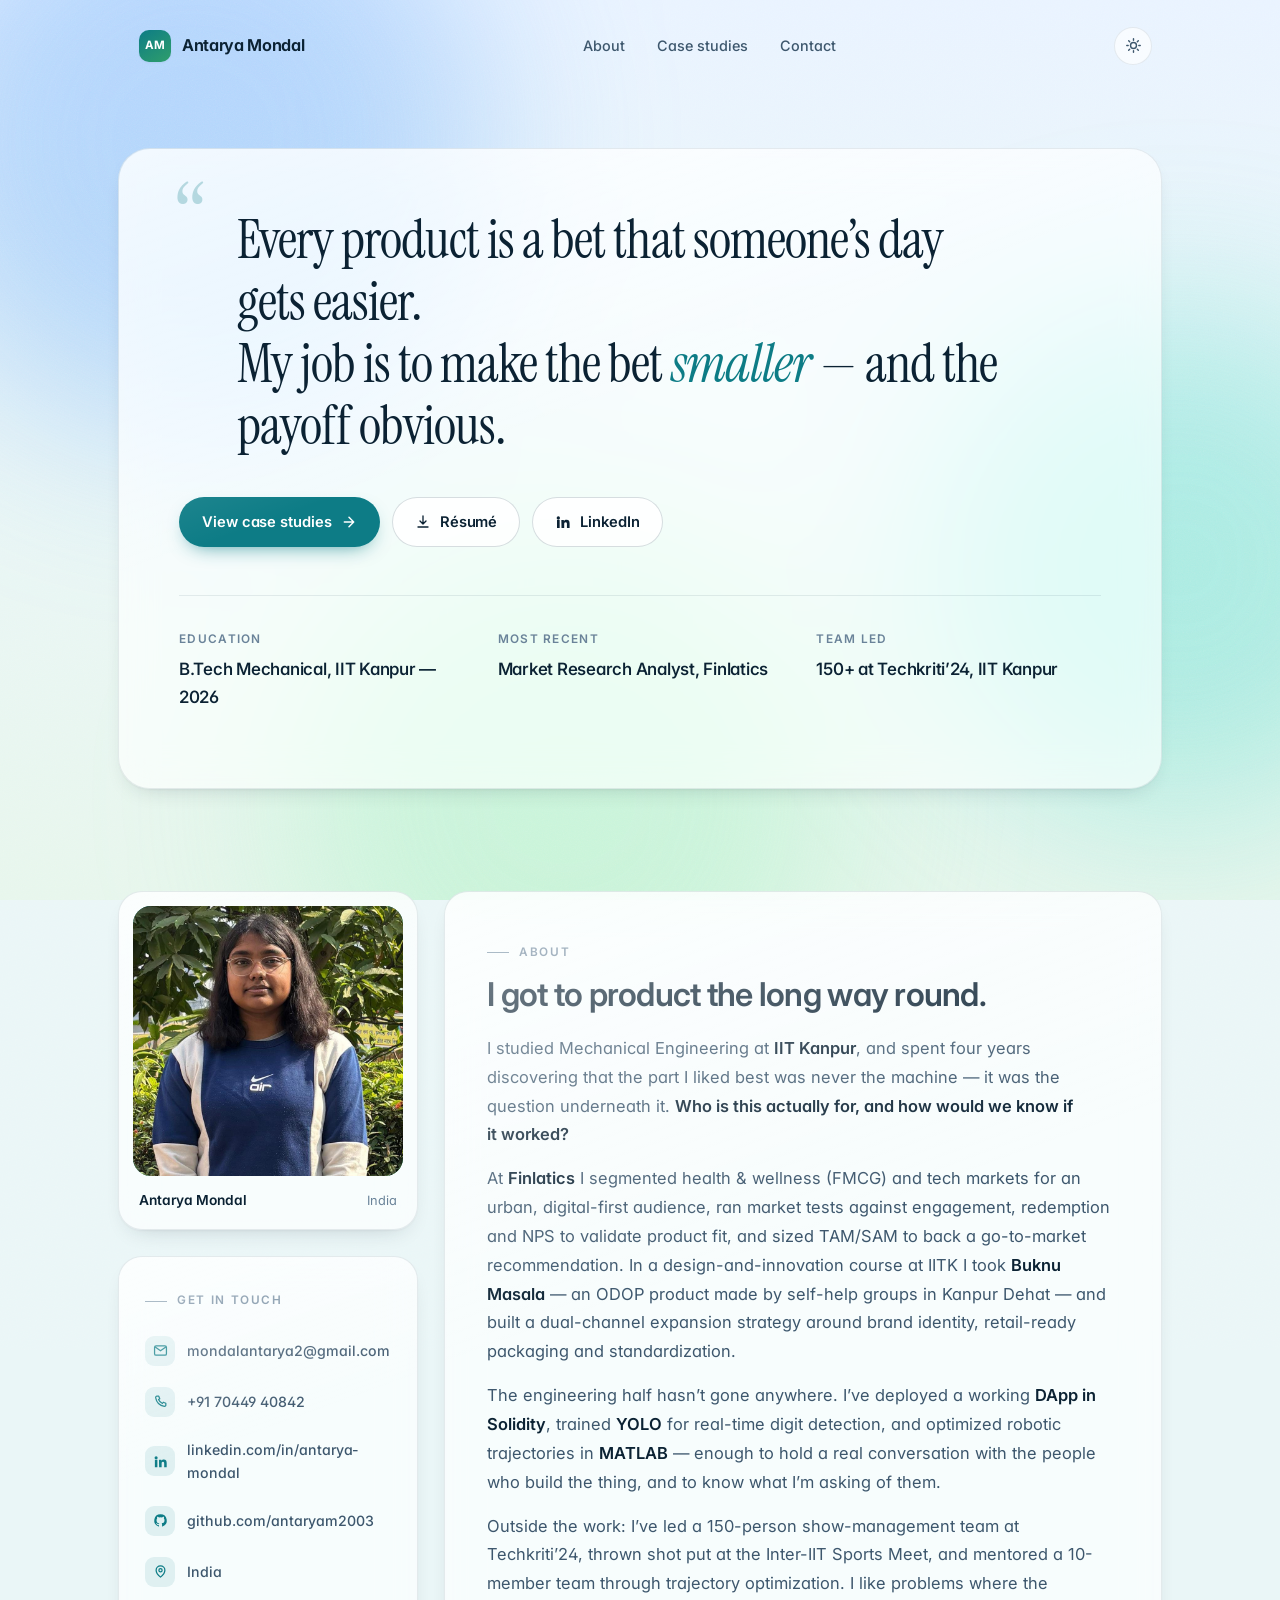
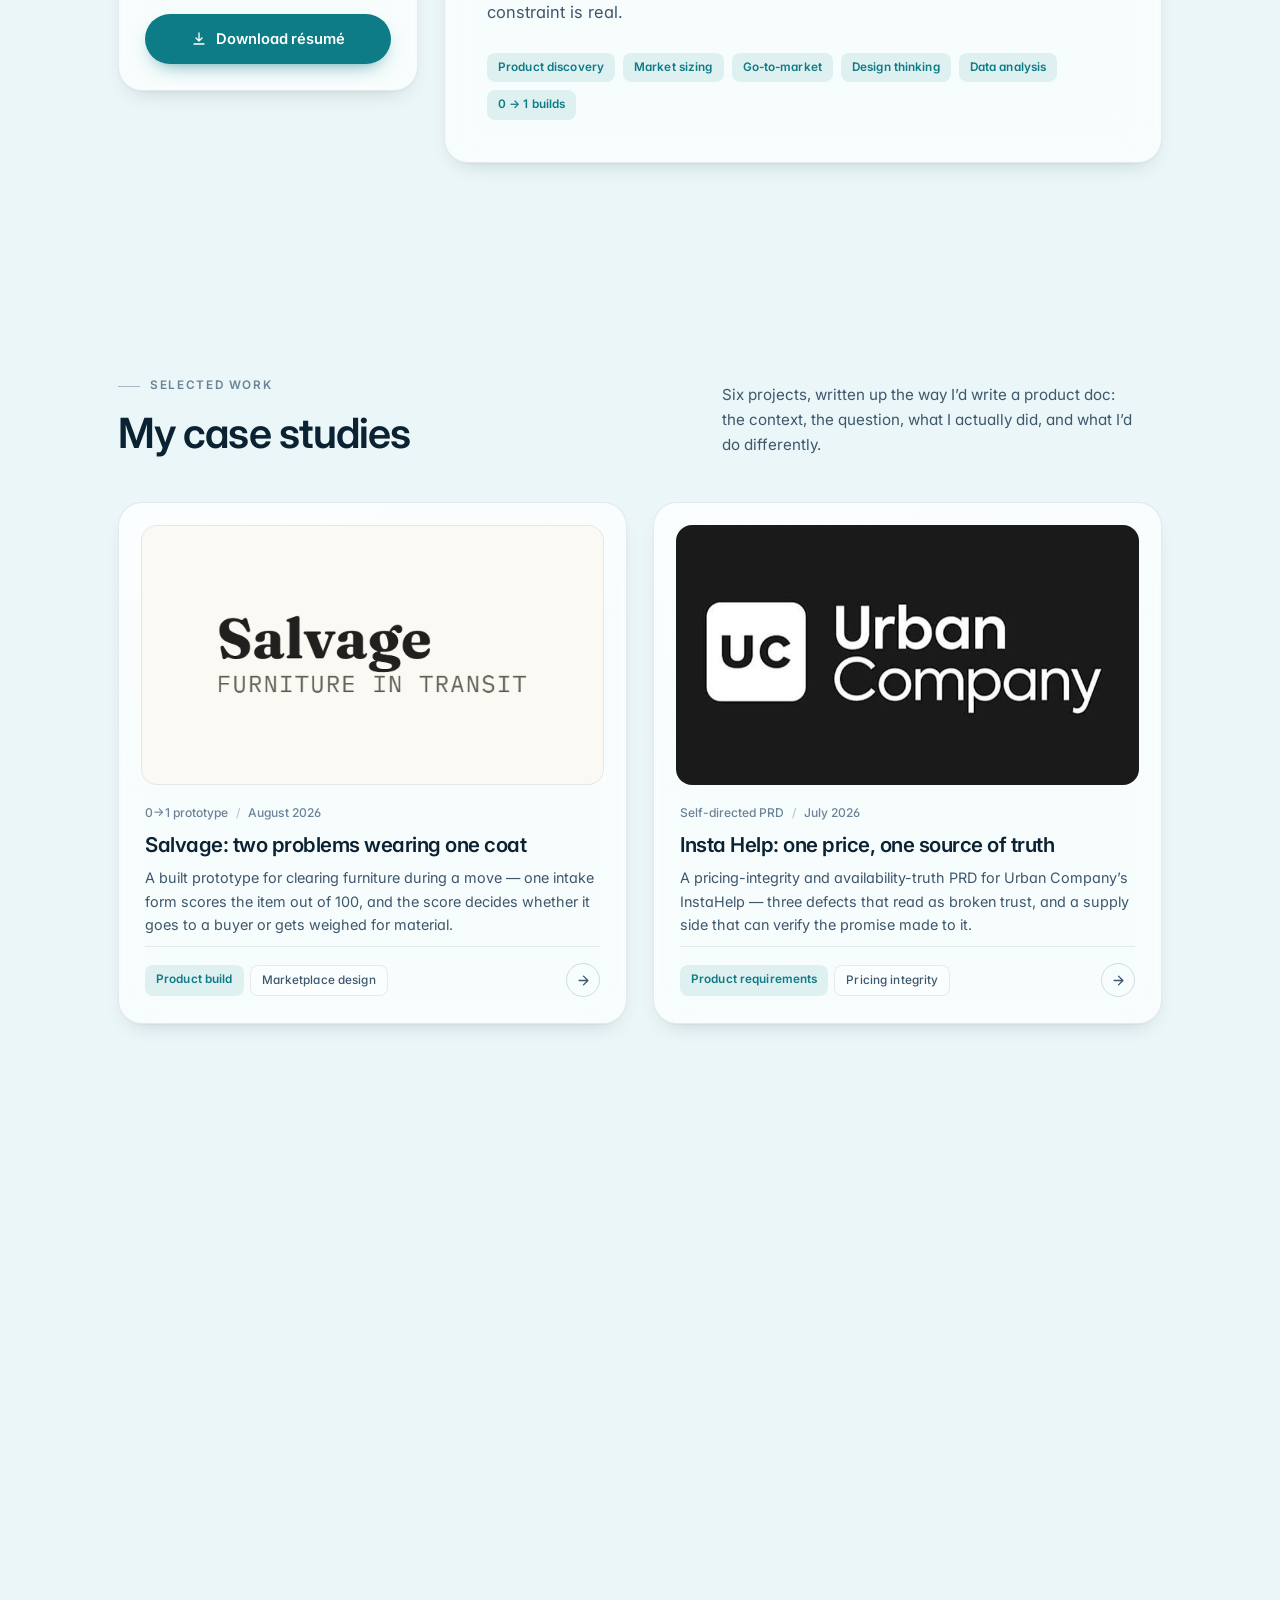
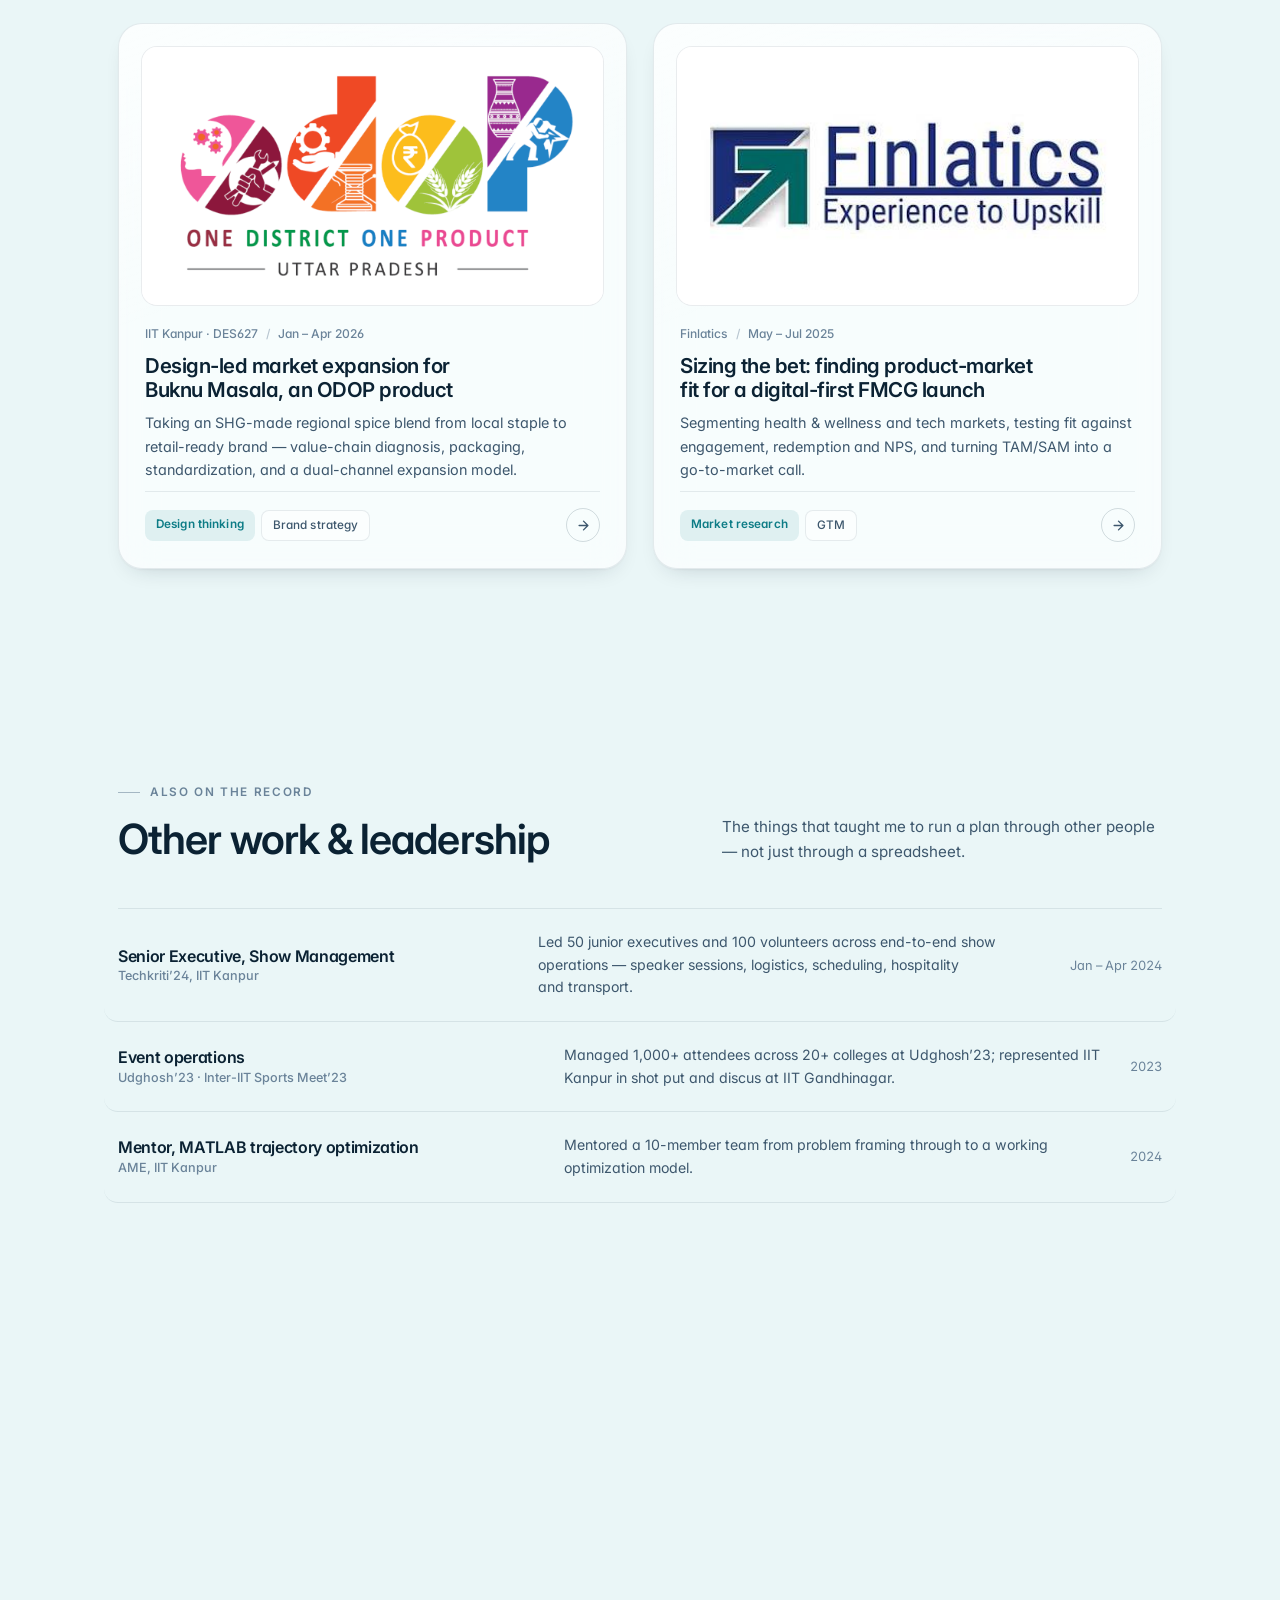
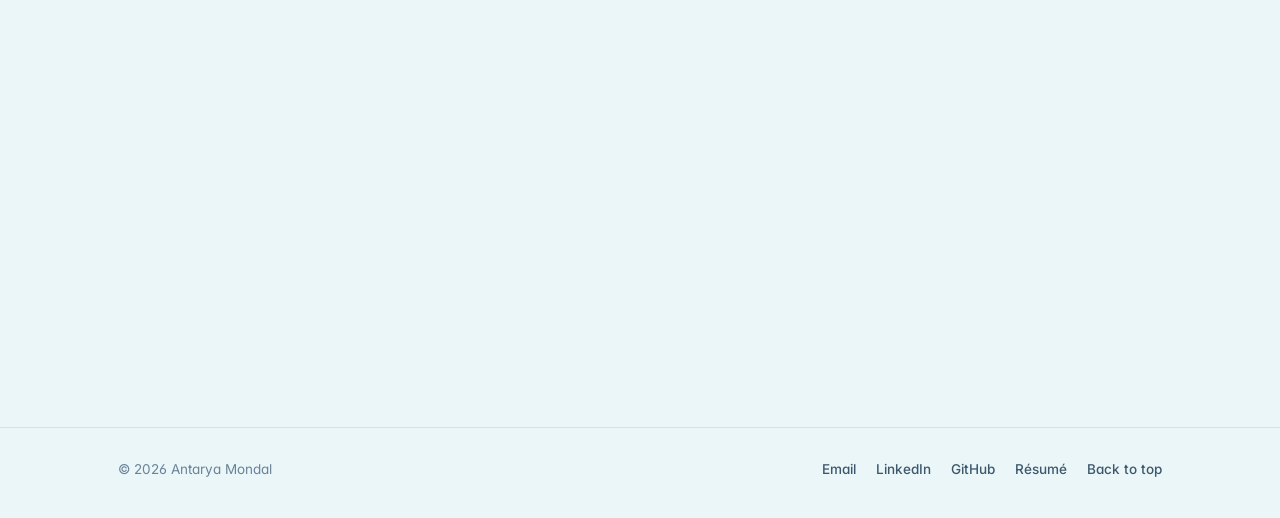
<file: index.html>
<!DOCTYPE html>
<html lang="en" class="no-js">
<head>
<meta charset="utf-8">
<meta name="viewport" content="width=device-width, initial-scale=1">
<title>Antarya Mondal — Product Manager &amp; Product Analyst</title>
<meta name="description" content="Antarya Mondal — IIT Kanpur '26. Market research, design-led strategy and 0→1 builds. Case studies in product-market fit, go-to-market and applied ML.">
<meta name="author" content="Antarya Mondal">
<meta name="theme-color" content="#e9f3ff" media="(prefers-color-scheme: light)">
<meta name="theme-color" content="#08131f" media="(prefers-color-scheme: dark)">

<meta property="og:type" content="website">
<meta property="og:title" content="Antarya Mondal — Product Manager &amp; Product Analyst">
<meta property="og:description" content="IIT Kanpur '26. Market research, design-led strategy and 0→1 builds. Six case studies in product-market fit, go-to-market and applied ML.">
<meta name="twitter:card" content="summary_large_image">

<link rel="icon" href="data:image/svg+xml,%3Csvg xmlns='http://www.w3.org/2000/svg' viewBox='0 0 64 64'%3E%3Crect width='64' height='64' rx='16' fill='%230d7c86'/%3E%3Ctext x='32' y='43' font-family='Georgia,serif' font-size='30' fill='white' text-anchor='middle'%3EAM%3C/text%3E%3C/svg%3E">

<link rel="preconnect" href="https://fonts.googleapis.com">
<link rel="preconnect" href="https://fonts.gstatic.com" crossorigin>
<link href="https://fonts.googleapis.com/css2?family=Inter:wght@400;500;600;700&family=Instrument+Serif:ital@0;1&display=swap" rel="stylesheet">
<link rel="stylesheet" href="assets/css/style.css">
<link rel="stylesheet" href="assets/css/responsive.css">

<script>
  // Applied before paint so the correct theme renders immediately.
  (function () {
    try {
      var saved = localStorage.getItem("am-theme");
      document.documentElement.setAttribute("data-theme", saved || "light");
    } catch (e) {
      document.documentElement.setAttribute("data-theme", "light");
    }
  })();
</script>
</head>
<body>

<div class="bg" aria-hidden="true"><span></span></div>
<div class="grain" aria-hidden="true"></div>

<a class="skip-link" href="#main">Skip to content</a>

<!-- ============================= NAV ============================= -->
<header class="nav">
  <div class="wrap">
    <div class="nav-inner">
      <a class="brand" href="#top">
        <span class="brand-mark" aria-hidden="true">AM</span>
        Antarya Mondal
      </a>

      <nav aria-label="Primary">
        <ul class="nav-links" id="nav-links">
          <li><a href="#about">About</a></li>
          <li><a href="#work">Case studies</a></li>
          <li><a href="#contact">Contact</a></li>
        </ul>
      </nav>

      <div class="nav-actions">
        <button class="icon-btn" type="button" data-theme-toggle aria-pressed="false" aria-label="Toggle dark mode">
          <svg class="icon-sun" viewBox="0 0 24 24" fill="none" stroke="currentColor" stroke-width="2" stroke-linecap="round" aria-hidden="true"><circle cx="12" cy="12" r="4.2"/><path d="M12 2.5v2M12 19.5v2M2.5 12h2M19.5 12h2M5.2 5.2l1.4 1.4M17.4 17.4l1.4 1.4M18.8 5.2l-1.4 1.4M6.6 17.4l-1.4 1.4"/></svg>
          <svg class="icon-moon" viewBox="0 0 24 24" fill="none" stroke="currentColor" stroke-width="2" stroke-linecap="round" stroke-linejoin="round" aria-hidden="true"><path d="M20.5 14.3A8.5 8.5 0 1 1 9.7 3.5a7 7 0 0 0 10.8 10.8Z"/></svg>
        </button>

        <button class="icon-btn nav-toggle" type="button" data-nav-toggle aria-expanded="false" aria-controls="nav-links" aria-label="Toggle menu">
          <svg viewBox="0 0 24 24" fill="none" stroke="currentColor" stroke-width="2" stroke-linecap="round" aria-hidden="true"><path d="M4 7h16M4 12h16M4 17h16"/></svg>
        </button>
      </div>
    </div>
  </div>
</header>

<main id="main">
<span id="top"></span>

<!-- ============================= HERO / QUOTATION ============================= -->
<section class="hero">
  <div class="wrap">
    <div class="card hero-card" data-reveal>

      <!-- Kept for screen readers and search engines; the visible heading was
           removed by request. The name still appears in the nav, the photo
           caption, the About card and the footer. -->
      <h1 class="sr-only">Antarya Mondal &mdash; Aspiring Product Manager</h1>

      <blockquote class="quote">
        <span class="quote-mark" aria-hidden="true">&ldquo;</span>
        <p class="quote-text">
          Every product is a bet that someone&rsquo;s day gets easier.<br>
          My job is to make the bet <em>smaller</em> &mdash; and the payoff obvious.
        </p>
      </blockquote>

      <div class="hero-actions">
        <a class="btn btn-primary" href="#work">
          View case studies
          <svg class="btn-arrow" viewBox="0 0 24 24" fill="none" stroke="currentColor" stroke-width="2.2" stroke-linecap="round" stroke-linejoin="round" aria-hidden="true"><path d="M5 12h13M12 5l7 7-7 7"/></svg>
        </a>
        <a class="btn btn-ghost" href="assets/Antarya-Mondal-Resume.pdf" target="_blank" rel="noopener">
          <svg viewBox="0 0 24 24" fill="none" stroke="currentColor" stroke-width="2" stroke-linecap="round" stroke-linejoin="round" aria-hidden="true"><path d="M12 3v12M7.5 10.5 12 15l4.5-4.5M4.5 19.5h15"/></svg>
          Résumé
        </a>
        <a class="btn btn-ghost" href="https://www.linkedin.com/in/antarya-mondal-53a14a301/" target="_blank" rel="noopener">
          <svg viewBox="0 0 24 24" fill="currentColor" aria-hidden="true"><path d="M4.98 3.5a2.5 2.5 0 1 1 0 5 2.5 2.5 0 0 1 0-5ZM3 9h4v12H3zM9.5 9h3.8v1.7h.05c.53-.95 1.83-1.95 3.77-1.95 4.03 0 4.78 2.5 4.78 5.76V21h-4v-5.6c0-1.34-.03-3.07-1.9-3.07-1.9 0-2.2 1.46-2.2 2.97V21h-4z"/></svg>
          LinkedIn
        </a>
      </div>

      <dl class="hero-stats">
        <div class="hero-stat" data-reveal="stagger">
          <dt>Education</dt>
          <dd>B.Tech Mechanical, IIT Kanpur &mdash; 2026</dd>
        </div>
        <div class="hero-stat" data-reveal="stagger">
          <dt>Most recent</dt>
          <dd>Market Research Analyst, Finlatics</dd>
        </div>
        <div class="hero-stat" data-reveal="stagger">
          <dt>Team led</dt>
          <dd>150+ at Techkriti&rsquo;24, IIT Kanpur</dd>
        </div>
      </dl>

    </div>
  </div>
</section>

<!-- ============================= ABOUT + CONTACT ============================= -->
<section class="section-pad" id="about">
  <div class="wrap">
    <div class="intro-grid">

      <!-- Left column: photo, then contact -->
      <div class="intro-col">

        <div class="card photo-card" data-reveal>
          <div class="photo-frame">
            <img src="assets/img/profile.jpg" alt="Portrait of Antarya Mondal" data-photo width="600" height="600">
            <span class="photo-monogram" data-monogram hidden aria-hidden="true">AM</span>
          </div>
          <div class="photo-caption">
            <strong>Antarya Mondal</strong>
            <span>India</span>
          </div>
        </div>

        <div class="card contact-card" data-reveal id="contact">
          <p class="eyebrow">Get in touch</p>
          <ul class="contact-list">
            <li>
              <a href="mailto:mondalantarya2@gmail.com">
                <span class="contact-ico" aria-hidden="true"><svg viewBox="0 0 24 24" fill="none" stroke="currentColor" stroke-width="2" stroke-linecap="round" stroke-linejoin="round"><rect x="2.5" y="4.5" width="19" height="15" rx="2.5"/><path d="m3.5 6.5 8.5 6 8.5-6"/></svg></span>
                mondalantarya2@gmail.com
              </a>
            </li>
            <li>
              <a href="tel:+917044940842">
                <span class="contact-ico" aria-hidden="true"><svg viewBox="0 0 24 24" fill="none" stroke="currentColor" stroke-width="2" stroke-linecap="round" stroke-linejoin="round"><path d="M6.2 3.5h3l1.6 4-2 1.4a12.5 12.5 0 0 0 6.3 6.3l1.4-2 4 1.6v3a2 2 0 0 1-2.2 2A17.5 17.5 0 0 1 4.2 5.7a2 2 0 0 1 2-2.2Z"/></svg></span>
                +91 70449 40842
              </a>
            </li>
            <li>
              <a href="https://www.linkedin.com/in/antarya-mondal-53a14a301/" target="_blank" rel="noopener">
                <span class="contact-ico" aria-hidden="true"><svg viewBox="0 0 24 24" fill="currentColor"><path d="M4.98 3.5a2.5 2.5 0 1 1 0 5 2.5 2.5 0 0 1 0-5ZM3 9h4v12H3zM9.5 9h3.8v1.7h.05c.53-.95 1.83-1.95 3.77-1.95 4.03 0 4.78 2.5 4.78 5.76V21h-4v-5.6c0-1.34-.03-3.07-1.9-3.07-1.9 0-2.2 1.46-2.2 2.97V21h-4z"/></svg></span>
                linkedin.com/in/antarya-mondal
              </a>
            </li>
            <li>
              <a href="https://github.com/antaryam2003" target="_blank" rel="noopener">
                <span class="contact-ico" aria-hidden="true"><svg viewBox="0 0 24 24" fill="currentColor"><path d="M12 2a10 10 0 0 0-3.16 19.49c.5.09.68-.22.68-.48v-1.7c-2.78.6-3.37-1.34-3.37-1.34-.45-1.16-1.11-1.47-1.11-1.47-.91-.62.07-.6.07-.6 1 .07 1.53 1.03 1.53 1.03.9 1.53 2.36 1.09 2.94.83.09-.65.35-1.09.63-1.34-2.22-.25-4.55-1.11-4.55-4.94 0-1.09.39-1.98 1.03-2.68-.1-.25-.45-1.27.1-2.65 0 0 .84-.27 2.75 1.02a9.5 9.5 0 0 1 5 0c1.91-1.29 2.75-1.02 2.75-1.02.55 1.38.2 2.4.1 2.65.64.7 1.03 1.59 1.03 2.68 0 3.84-2.34 4.68-4.57 4.93.36.31.68.92.68 1.85v2.74c0 .27.18.58.69.48A10 10 0 0 0 12 2Z"/></svg></span>
                github.com/antaryam2003
              </a>
            </li>
            <li>
              <span class="contact-row">
                <span class="contact-ico" aria-hidden="true"><svg viewBox="0 0 24 24" fill="none" stroke="currentColor" stroke-width="2" stroke-linecap="round" stroke-linejoin="round"><path d="M12 21s7-5.5 7-11a7 7 0 1 0-14 0c0 5.5 7 11 7 11Z"/><circle cx="12" cy="10" r="2.6"/></svg></span>
                India
              </span>
            </li>
          </ul>

          <a class="btn btn-primary" href="assets/Antarya-Mondal-Resume.pdf" target="_blank" rel="noopener">
            <svg viewBox="0 0 24 24" fill="none" stroke="currentColor" stroke-width="2" stroke-linecap="round" stroke-linejoin="round" aria-hidden="true"><path d="M12 3v12M7.5 10.5 12 15l4.5-4.5M4.5 19.5h15"/></svg>
            Download résumé
          </a>
        </div>

      </div>

      <!-- Right column: about -->
      <div class="card about-card" data-reveal>
        <div>
          <p class="eyebrow">About</p>
          <h2 style="margin-top:14px">I got to product the long way round.</h2>
        </div>

        <div class="about-body">
          <p>
            I studied Mechanical Engineering at <strong>IIT Kanpur</strong>, and spent four years
            discovering that the part I liked best was never the machine &mdash; it was the question
            underneath it. <strong>Who is this actually for, and how would we know if it worked?</strong>
          </p>
          <p>
            At <strong>Finlatics</strong> I segmented health &amp; wellness (FMCG) and tech markets for an
            urban, digital-first audience, ran market tests against engagement, redemption and NPS to
            validate product fit, and sized TAM/SAM to back a go-to-market recommendation. In a
            design-and-innovation course at IITK I took <strong>Buknu Masala</strong> &mdash; an ODOP product
            made by self-help groups in Kanpur Dehat &mdash; and built a dual-channel expansion strategy
            around brand identity, retail-ready packaging and standardization.
          </p>
          <p>
            The engineering half hasn&rsquo;t gone anywhere. I&rsquo;ve deployed a working
            <strong>DApp in Solidity</strong>, trained <strong>YOLO</strong> for real-time digit detection,
            and optimized robotic trajectories in <strong>MATLAB</strong> &mdash; enough to hold a real
            conversation with the people who build the thing, and to know what I&rsquo;m asking of them.
          </p>
          <p>
            Outside the work: I&rsquo;ve led a 150-person show-management team at Techkriti&rsquo;24,
            thrown shot put at the Inter-IIT Sports Meet, and mentored a 10-member team through
            trajectory optimization. I like problems where the constraint is real.
          </p>
        </div>

        <div class="about-tags">
          <span class="tag">Product discovery</span>
          <span class="tag">Market sizing</span>
          <span class="tag">Go-to-market</span>
          <span class="tag">Design thinking</span>
          <span class="tag">Data analysis</span>
          <span class="tag">0 → 1 builds</span>
        </div>
      </div>

    </div>
  </div>
</section>

<!-- ============================= CASE STUDIES ============================= -->
<section class="section-pad" id="work">
  <div class="wrap">
    <div class="section-head" data-reveal>
      <div>
        <p class="eyebrow">Selected work</p>
        <h2 class="section-title">My case studies</h2>
      </div>
      <p class="section-note">
        Six projects, written up the way I&rsquo;d write a product doc: the context, the question,
        what I actually did, and what I&rsquo;d do differently.
      </p>
    </div>

    <div class="work-grid">

      <!-- 01 -->
      <a class="card work-card" href="work/salvage-two-problems.html" data-reveal="stagger">
        <div class="work-cover cover-6">
          <img class="cover-logo" src="assets/img/salvage-logo.png" alt="Salvage — furniture in transit" width="1200" height="675" loading="lazy" decoding="async">
        </div>
        <div class="work-body">
          <p class="work-meta">0&rarr;1 prototype <span class="sep">/</span> August 2026</p>
          <h3 class="work-title">Salvage: two problems wearing one coat</h3>
          <p class="work-desc">
            A built prototype for clearing furniture during a move &mdash; one intake form scores
            the item out of 100, and the score decides whether it goes to a buyer or gets weighed
            for material.
          </p>
          <div class="work-foot">
            <div class="work-tags">
              <span class="tag">Product build</span>
              <span class="tag tag-muted">Marketplace design</span>
            </div>
            <span class="work-go" aria-hidden="true"><svg viewBox="0 0 24 24" fill="none" stroke="currentColor" stroke-width="2.2" stroke-linecap="round" stroke-linejoin="round"><path d="M5 12h13M12 5l7 7-7 7"/></svg></span>
          </div>
        </div>
      </a>

      <!-- 02 -->
      <a class="card work-card" href="work/urban-company-insta-help.html" data-reveal="stagger">
        <div class="work-cover cover-5">
          <img class="cover-logo" src="assets/img/urban-company-logo.jpg" alt="Urban Company" width="706" height="433" loading="lazy" decoding="async">
        </div>
        <div class="work-body">
          <p class="work-meta">Self-directed PRD <span class="sep">/</span> July 2026</p>
          <h3 class="work-title">Insta Help: one price, one source of truth</h3>
          <p class="work-desc">
            A pricing-integrity and availability-truth PRD for Urban Company&rsquo;s InstaHelp &mdash;
            three defects that read as broken trust, and a supply side that can verify the promise made to it.
          </p>
          <div class="work-foot">
            <div class="work-tags">
              <span class="tag">Product requirements</span>
              <span class="tag tag-muted">Pricing integrity</span>
            </div>
            <span class="work-go" aria-hidden="true"><svg viewBox="0 0 24 24" fill="none" stroke="currentColor" stroke-width="2.2" stroke-linecap="round" stroke-linejoin="round"><path d="M5 12h13M12 5l7 7-7 7"/></svg></span>
          </div>
        </div>
      </a>

      <!-- 03 -->
      <a class="card work-card" href="work/snabbit-trust-capacity.html" data-reveal="stagger">
        <div class="work-cover cover-3">
          <img class="cover-logo" src="assets/img/snabbit-logo.png" alt="Snabbit" width="447" height="251" loading="lazy" decoding="async">
        </div>
        <div class="work-body">
          <p class="work-meta">Self-directed PRD <span class="sep">/</span> July 2026</p>
          <h3 class="work-title">Snabbit: what happens when ten minutes isn&rsquo;t enough</h3>
          <p class="work-desc">
            A trust, capacity and safety PRD for India&rsquo;s 10-minute house-help platform &mdash;
            six moments where the promise breaks, and the missing policy engine behind them.
          </p>
          <div class="work-foot">
            <div class="work-tags">
              <span class="tag">Product requirements</span>
              <span class="tag tag-muted">Trust &amp; safety</span>
            </div>
            <span class="work-go" aria-hidden="true"><svg viewBox="0 0 24 24" fill="none" stroke="currentColor" stroke-width="2.2" stroke-linecap="round" stroke-linejoin="round"><path d="M5 12h13M12 5l7 7-7 7"/></svg></span>
          </div>
        </div>
      </a>

      <!-- 04 -->
      <a class="card work-card" href="work/pronto-trust-reliability.html" data-reveal="stagger">
        <div class="work-cover cover-4">
          <img class="cover-logo" src="assets/img/pronto-logo.png" alt="Pronto" width="225" height="127" loading="lazy" decoding="async">
        </div>
        <div class="work-body">
          <p class="work-meta">Self-directed PRD <span class="sep">/</span> July 2026</p>
          <h3 class="work-title">Pronto: making &ldquo;house help in minutes&rdquo; true every time</h3>
          <p class="work-desc">
            A trust &amp; reliability PRD for a live 15-minute house-help marketplace &mdash; honest
            ETAs, self-serve recovery, and safety tooling that protects Pros before something goes wrong.
          </p>
          <div class="work-foot">
            <div class="work-tags">
              <span class="tag">Product requirements</span>
              <span class="tag tag-muted">Marketplace trust</span>
            </div>
            <span class="work-go" aria-hidden="true"><svg viewBox="0 0 24 24" fill="none" stroke="currentColor" stroke-width="2.2" stroke-linecap="round" stroke-linejoin="round"><path d="M5 12h13M12 5l7 7-7 7"/></svg></span>
          </div>
        </div>
      </a>

      <!-- 05 -->
      <a class="card work-card" href="work/buknu-masala-odop.html" data-reveal="stagger">
        <div class="work-cover cover-2">
          <img class="cover-logo" src="assets/img/odop-logo.png" alt="One District One Product, Uttar Pradesh" width="1203" height="705" loading="lazy" decoding="async">
        </div>
        <div class="work-body">
          <p class="work-meta">IIT Kanpur &middot; DES627 <span class="sep">/</span> Jan &ndash; Apr 2026</p>
          <h3 class="work-title">Design-led market expansion for Buknu Masala, an ODOP product</h3>
          <p class="work-desc">
            Taking an SHG-made regional spice blend from local staple to retail-ready brand &mdash;
            value-chain diagnosis, packaging, standardization, and a dual-channel expansion model.
          </p>
          <div class="work-foot">
            <div class="work-tags">
              <span class="tag">Design thinking</span>
              <span class="tag tag-muted">Brand strategy</span>
            </div>
            <span class="work-go" aria-hidden="true"><svg viewBox="0 0 24 24" fill="none" stroke="currentColor" stroke-width="2.2" stroke-linecap="round" stroke-linejoin="round"><path d="M5 12h13M12 5l7 7-7 7"/></svg></span>
          </div>
        </div>
      </a>

      <!-- 06 -->
      <a class="card work-card" href="work/finlatics-market-research.html" data-reveal="stagger">
        <div class="work-cover cover-1">
          <img class="cover-logo" src="assets/img/finlatics-logo.jpg" alt="Finlatics" width="447" height="447" loading="lazy" decoding="async">
        </div>
        <div class="work-body">
          <p class="work-meta">Finlatics <span class="sep">/</span> May &ndash; Jul 2025</p>
          <h3 class="work-title">Sizing the bet: finding product-market fit for a digital-first FMCG launch</h3>
          <p class="work-desc">
            Segmenting health &amp; wellness and tech markets, testing fit against engagement,
            redemption and NPS, and turning TAM/SAM into a go-to-market call.
          </p>
          <div class="work-foot">
            <div class="work-tags">
              <span class="tag">Market research</span>
              <span class="tag tag-muted">GTM</span>
            </div>
            <span class="work-go" aria-hidden="true"><svg viewBox="0 0 24 24" fill="none" stroke="currentColor" stroke-width="2.2" stroke-linecap="round" stroke-linejoin="round"><path d="M5 12h13M12 5l7 7-7 7"/></svg></span>
          </div>
        </div>
      </a>

    </div>
  </div>
</section>

<!-- ============================= OTHER WORK ============================= -->
<section class="section-pad" id="more">
  <div class="wrap">
    <div class="section-head" data-reveal>
      <div>
        <p class="eyebrow">Also on the record</p>
        <h2 class="section-title">Other work &amp; leadership</h2>
      </div>
      <p class="section-note">
        The things that taught me to run a plan through other people &mdash; not just through a spreadsheet.
      </p>
    </div>

    <ul class="more-list" data-reveal>
      <li class="more-item">
        <h3>Senior Executive, Show Management <span>Techkriti&rsquo;24, IIT Kanpur</span></h3>
        <p>Led 50 junior executives and 100 volunteers across end-to-end show operations — speaker sessions, logistics, scheduling, hospitality and transport.</p>
        <span class="more-year">Jan – Apr 2024</span>
      </li>
      <li class="more-item">
        <h3>Event operations <span>Udghosh&rsquo;23 &middot; Inter-IIT Sports Meet&rsquo;23</span></h3>
        <p>Managed 1,000+ attendees across 20+ colleges at Udghosh&rsquo;23; represented IIT Kanpur in shot put and discus at IIT Gandhinagar.</p>
        <span class="more-year">2023</span>
      </li>
      <li class="more-item">
        <h3>Mentor, MATLAB trajectory optimization <span>AME, IIT Kanpur</span></h3>
        <p>Mentored a 10-member team from problem framing through to a working optimization model.</p>
        <span class="more-year">2024</span>
      </li>
    </ul>
  </div>
</section>

<!-- ============================= CTA ============================= -->
<section class="section-pad" style="padding-top:0">
  <div class="wrap">
    <div class="card cta-card" data-reveal>
      <p class="eyebrow">What&rsquo;s next</p>
      <h2>Looking for an APM or Product Analyst who asks the second question.</h2>
      <p>
        I&rsquo;m actively interviewing for Associate Product Manager and Product Analyst roles.
        If you&rsquo;ve got a problem that&rsquo;s still fuzzy, I&rsquo;d like to hear about it.
      </p>
      <div class="cta-actions">
        <a class="btn btn-primary" href="mailto:mondalantarya2@gmail.com?subject=APM%20%2F%20Product%20Analyst%20opportunity">
          <svg viewBox="0 0 24 24" fill="none" stroke="currentColor" stroke-width="2" stroke-linecap="round" stroke-linejoin="round" aria-hidden="true"><rect x="2.5" y="4.5" width="19" height="15" rx="2.5"/><path d="m3.5 6.5 8.5 6 8.5-6"/></svg>
          Email me
        </a>
        <a class="btn btn-primary" href="https://www.linkedin.com/in/antarya-mondal-53a14a301/" target="_blank" rel="noopener">
          <svg viewBox="0 0 24 24" fill="currentColor" aria-hidden="true"><path d="M4.98 3.5a2.5 2.5 0 1 1 0 5 2.5 2.5 0 0 1 0-5ZM3 9h4v12H3zM9.5 9h3.8v1.7h.05c.53-.95 1.83-1.95 3.77-1.95 4.03 0 4.78 2.5 4.78 5.76V21h-4v-5.6c0-1.34-.03-3.07-1.9-3.07-1.9 0-2.2 1.46-2.2 2.97V21h-4z"/></svg>
          Connect on LinkedIn
        </a>
      </div>
    </div>
  </div>
</section>

</main>

<!-- ============================= FOOTER ============================= -->
<footer class="site-footer">
  <div class="wrap">
    <div class="footer-inner">
      <p>&copy; <span data-year>2026</span> Antarya Mondal</p>
      <ul class="footer-links">
        <li><a href="mailto:mondalantarya2@gmail.com">Email</a></li>
        <li><a href="https://www.linkedin.com/in/antarya-mondal-53a14a301/" target="_blank" rel="noopener">LinkedIn</a></li>
        <li><a href="https://github.com/antaryam2003" target="_blank" rel="noopener">GitHub</a></li>
        <li><a href="assets/Antarya-Mondal-Resume.pdf" target="_blank" rel="noopener">Résumé</a></li>
        <li><a href="#top">Back to top</a></li>
      </ul>
    </div>
  </div>
</footer>

<script src="assets/js/main.js" defer></script>
</body>
</html>
</file>
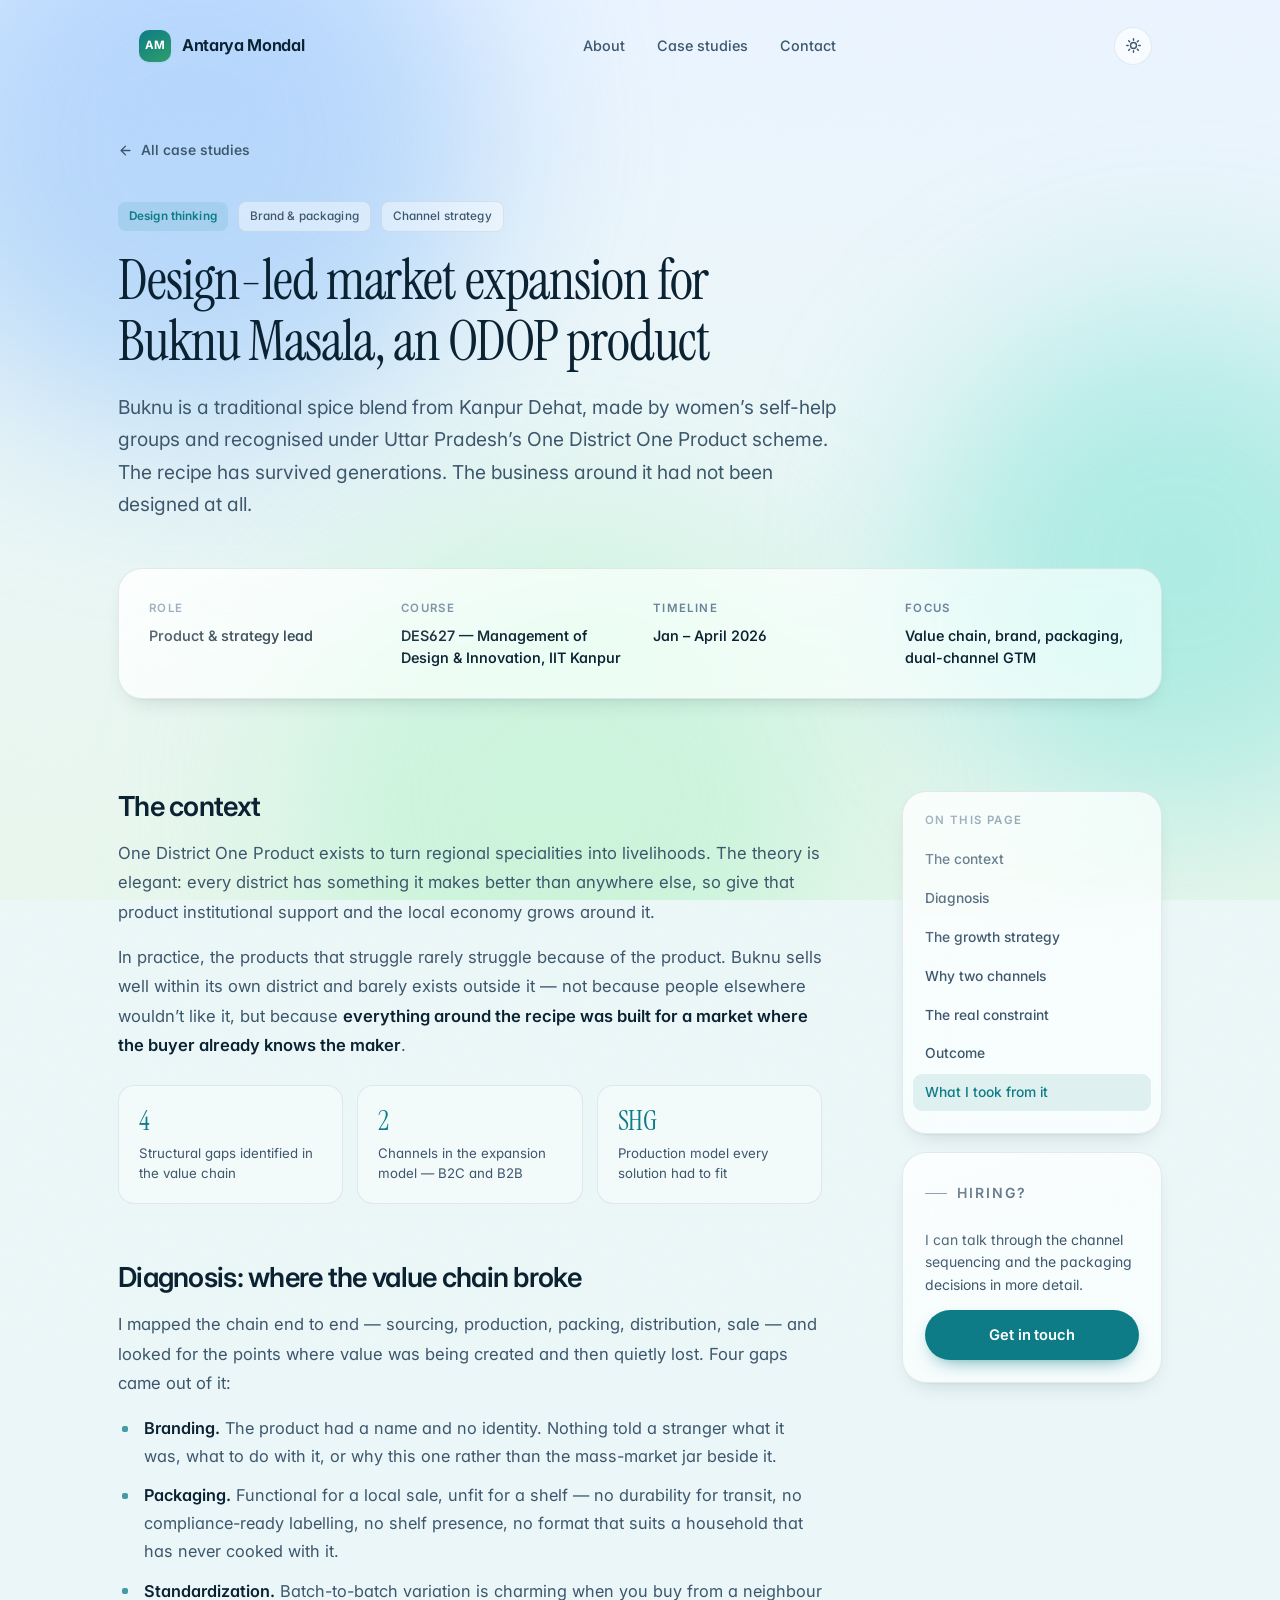
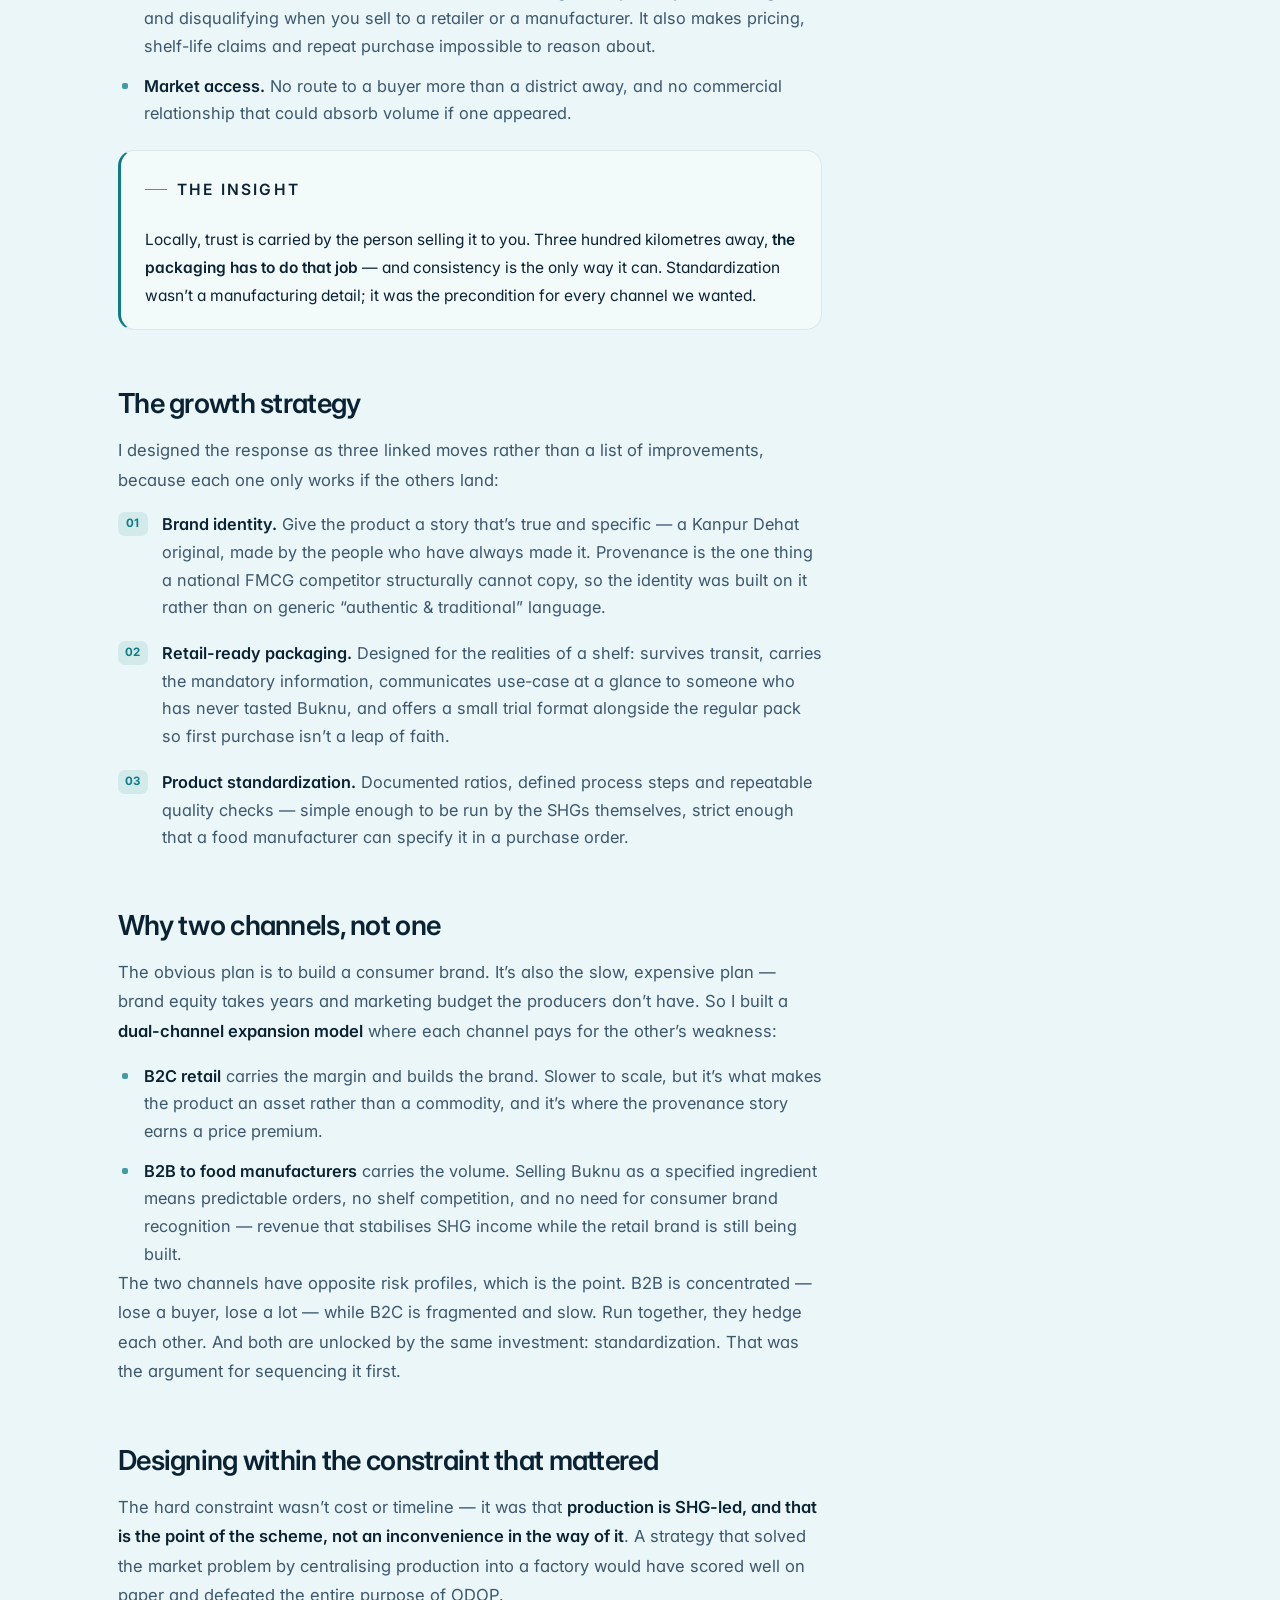
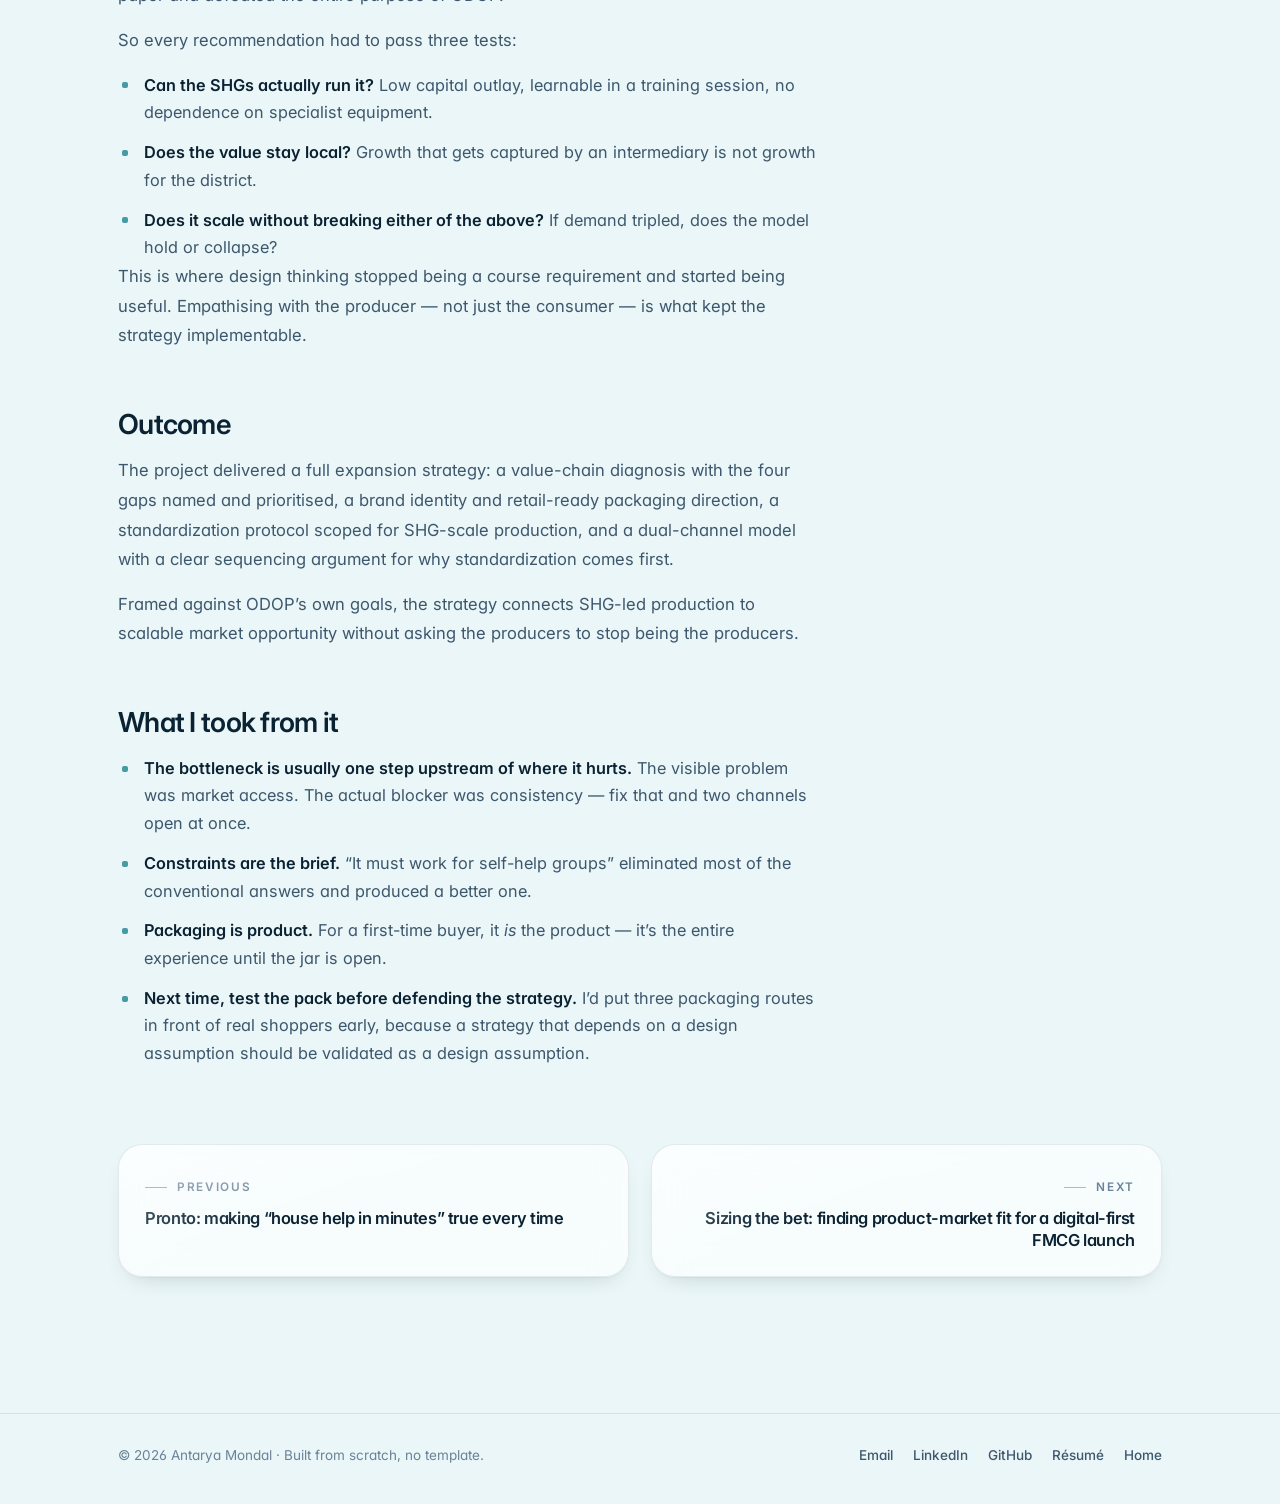
<file: work/buknu-masala-odop.html>
<!DOCTYPE html>
<html lang="en" class="no-js">
<head>
<meta charset="utf-8">
<meta name="viewport" content="width=device-width, initial-scale=1">
<title>Design-led market expansion for Buknu Masala, an ODOP product — Antarya Mondal</title>
<meta name="description" content="Case study: value-chain diagnosis, brand identity, retail-ready packaging and a dual-channel B2C/B2B expansion model for an SHG-produced ODOP spice blend from Kanpur Dehat.">
<meta name="theme-color" content="#e9f3ff" media="(prefers-color-scheme: light)">
<meta name="theme-color" content="#08131f" media="(prefers-color-scheme: dark)">

<meta property="og:type" content="article">
<meta property="og:title" content="Design-led market expansion for Buknu Masala, an ODOP product">
<meta property="og:description" content="Turning an SHG-made regional spice blend into a retail-ready, dual-channel product — IIT Kanpur, DES627, 2026.">

<link rel="icon" href="data:image/svg+xml,%3Csvg xmlns='http://www.w3.org/2000/svg' viewBox='0 0 64 64'%3E%3Crect width='64' height='64' rx='16' fill='%230d7c86'/%3E%3Ctext x='32' y='43' font-family='Georgia,serif' font-size='30' fill='white' text-anchor='middle'%3EAM%3C/text%3E%3C/svg%3E">

<link rel="preconnect" href="https://fonts.googleapis.com">
<link rel="preconnect" href="https://fonts.gstatic.com" crossorigin>
<link href="https://fonts.googleapis.com/css2?family=Inter:wght@400;500;600;700&family=Instrument+Serif:ital@0;1&display=swap" rel="stylesheet">
<link rel="stylesheet" href="../assets/css/style.css">
<link rel="stylesheet" href="../assets/css/responsive.css">

<script>
  (function () {
    try {
      var saved = localStorage.getItem("am-theme");
      document.documentElement.setAttribute("data-theme", saved || "light");
    } catch (e) {
      document.documentElement.setAttribute("data-theme", "light");
    }
  })();
</script>
</head>
<body>

<div class="bg" aria-hidden="true"><span></span></div>
<div class="grain" aria-hidden="true"></div>

<a class="skip-link" href="#main">Skip to content</a>

<header class="nav">
  <div class="wrap">
    <div class="nav-inner">
      <a class="brand" href="../index.html">
        <span class="brand-mark" aria-hidden="true">AM</span>
        Antarya Mondal
      </a>
      <nav aria-label="Primary">
        <ul class="nav-links" id="nav-links">
          <li><a href="../index.html#about">About</a></li>
          <li><a href="../index.html#work">Case studies</a></li>
          <li><a href="../index.html#contact">Contact</a></li>
        </ul>
      </nav>
      <div class="nav-actions">
        <button class="icon-btn" type="button" data-theme-toggle aria-pressed="false" aria-label="Toggle dark mode">
          <svg class="icon-sun" viewBox="0 0 24 24" fill="none" stroke="currentColor" stroke-width="2" stroke-linecap="round" aria-hidden="true"><circle cx="12" cy="12" r="4.2"/><path d="M12 2.5v2M12 19.5v2M2.5 12h2M19.5 12h2M5.2 5.2l1.4 1.4M17.4 17.4l1.4 1.4M18.8 5.2l-1.4 1.4M6.6 17.4l-1.4 1.4"/></svg>
          <svg class="icon-moon" viewBox="0 0 24 24" fill="none" stroke="currentColor" stroke-width="2" stroke-linecap="round" stroke-linejoin="round" aria-hidden="true"><path d="M20.5 14.3A8.5 8.5 0 1 1 9.7 3.5a7 7 0 0 0 10.8 10.8Z"/></svg>
        </button>
        <button class="icon-btn nav-toggle" type="button" data-nav-toggle aria-expanded="false" aria-controls="nav-links" aria-label="Toggle menu">
          <svg viewBox="0 0 24 24" fill="none" stroke="currentColor" stroke-width="2" stroke-linecap="round" aria-hidden="true"><path d="M4 7h16M4 12h16M4 17h16"/></svg>
        </button>
      </div>
    </div>
  </div>
</header>

<main id="main">

<section class="cs-hero">
  <div class="wrap">
    <a class="back-link" href="../index.html#work">
      <svg viewBox="0 0 24 24" fill="none" stroke="currentColor" stroke-width="2.2" stroke-linecap="round" stroke-linejoin="round" aria-hidden="true"><path d="M19 12H6M12 5l-7 7 7 7"/></svg>
      All case studies
    </a>

    <div class="cs-head" data-reveal>
      <div class="cs-kicker">
        <span class="tag">Design thinking</span>
        <span class="tag tag-muted">Brand &amp; packaging</span>
        <span class="tag tag-muted">Channel strategy</span>
      </div>
      <h1 class="cs-title">Design-led market expansion for Buknu Masala, an ODOP product</h1>
      <p class="cs-deck">
        Buknu is a traditional spice blend from Kanpur Dehat, made by women&rsquo;s self-help groups
        and recognised under Uttar Pradesh&rsquo;s One District One Product scheme. The recipe has
        survived generations. The business around it had not been designed at all.
      </p>
    </div>

    <dl class="card cs-meta" data-reveal>
      <div>
        <dt>Role</dt>
        <dd>Product &amp; strategy lead</dd>
      </div>
      <div>
        <dt>Course</dt>
        <dd>DES627 &mdash; Management of Design &amp; Innovation, IIT&nbsp;Kanpur</dd>
      </div>
      <div>
        <dt>Timeline</dt>
        <dd>Jan &ndash; April 2026</dd>
      </div>
      <div>
        <dt>Focus</dt>
        <dd>Value chain, brand, packaging, dual-channel GTM</dd>
      </div>
    </dl>
  </div>
</section>

<div class="wrap">
  <div class="cs-layout">

    <article class="cs-body">

      <section class="cs-block" data-reveal>
        <h2 id="context">The context</h2>
        <p>
          One District One Product exists to turn regional specialities into livelihoods. The theory
          is elegant: every district has something it makes better than anywhere else, so give that
          product institutional support and the local economy grows around it.
        </p>
        <p>
          In practice, the products that struggle rarely struggle because of the product. Buknu sells
          well within its own district and barely exists outside it &mdash; not because people
          elsewhere wouldn&rsquo;t like it, but because <strong>everything around the recipe was built
          for a market where the buyer already knows the maker</strong>.
        </p>

        <div class="stat-row">
          <div class="stat-tile">
            <b>4</b>
            <span>Structural gaps identified in the value chain</span>
          </div>
          <div class="stat-tile">
            <b>2</b>
            <span>Channels in the expansion model &mdash; B2C and B2B</span>
          </div>
          <div class="stat-tile">
            <b>SHG</b>
            <span>Production model every solution had to fit</span>
          </div>
        </div>
      </section>

      <section class="cs-block" data-reveal>
        <h2 id="diagnosis">Diagnosis: where the value chain broke</h2>
        <p>
          I mapped the chain end to end &mdash; sourcing, production, packing, distribution, sale
          &mdash; and looked for the points where value was being created and then quietly lost.
          Four gaps came out of it:
        </p>
        <ul>
          <li>
            <strong>Branding.</strong> The product had a name and no identity. Nothing told a stranger
            what it was, what to do with it, or why this one rather than the mass-market jar beside it.
          </li>
          <li>
            <strong>Packaging.</strong> Functional for a local sale, unfit for a shelf &mdash; no
            durability for transit, no compliance-ready labelling, no shelf presence, no format that
            suits a household that has never cooked with it.
          </li>
          <li>
            <strong>Standardization.</strong> Batch-to-batch variation is charming when you buy from
            a neighbour and disqualifying when you sell to a retailer or a manufacturer. It also makes
            pricing, shelf-life claims and repeat purchase impossible to reason about.
          </li>
          <li>
            <strong>Market access.</strong> No route to a buyer more than a district away, and no
            commercial relationship that could absorb volume if one appeared.
          </li>
        </ul>
        <div class="callout">
          <p class="eyebrow">The insight</p>
          <p>
            Locally, trust is carried by the person selling it to you. Three hundred kilometres away,
            <strong>the packaging has to do that job</strong> &mdash; and consistency is the only way
            it can. Standardization wasn&rsquo;t a manufacturing detail; it was the precondition for
            every channel we wanted.
          </p>
        </div>
      </section>

      <section class="cs-block" data-reveal>
        <h2 id="strategy">The growth strategy</h2>
        <p>
          I designed the response as three linked moves rather than a list of improvements, because
          each one only works if the others land:
        </p>
        <ol>
          <li>
            <strong>Brand identity.</strong> Give the product a story that&rsquo;s true and specific
            &mdash; a Kanpur Dehat original, made by the people who have always made it. Provenance
            is the one thing a national FMCG competitor structurally cannot copy, so the identity was
            built on it rather than on generic &ldquo;authentic &amp; traditional&rdquo; language.
          </li>
          <li>
            <strong>Retail-ready packaging.</strong> Designed for the realities of a shelf: survives
            transit, carries the mandatory information, communicates use-case at a glance to someone
            who has never tasted Buknu, and offers a small trial format alongside the regular pack so
            first purchase isn&rsquo;t a leap of faith.
          </li>
          <li>
            <strong>Product standardization.</strong> Documented ratios, defined process steps and
            repeatable quality checks &mdash; simple enough to be run by the SHGs themselves, strict
            enough that a food manufacturer can specify it in a purchase order.
          </li>
        </ol>
      </section>

      <section class="cs-block" data-reveal>
        <h2 id="channels">Why two channels, not one</h2>
        <p>
          The obvious plan is to build a consumer brand. It&rsquo;s also the slow, expensive plan
          &mdash; brand equity takes years and marketing budget the producers don&rsquo;t have. So I
          built a <strong>dual-channel expansion model</strong> where each channel pays for the
          other&rsquo;s weakness:
        </p>
        <ul>
          <li>
            <strong>B2C retail</strong> carries the margin and builds the brand. Slower to scale, but
            it&rsquo;s what makes the product an asset rather than a commodity, and it&rsquo;s where
            the provenance story earns a price premium.
          </li>
          <li>
            <strong>B2B to food manufacturers</strong> carries the volume. Selling Buknu as a
            specified ingredient means predictable orders, no shelf competition, and no need for
            consumer brand recognition &mdash; revenue that stabilises SHG income while the retail
            brand is still being built.
          </li>
        </ul>
        <p>
          The two channels have opposite risk profiles, which is the point. B2B is concentrated
          &mdash; lose a buyer, lose a lot &mdash; while B2C is fragmented and slow. Run together,
          they hedge each other. And both are unlocked by the same investment: standardization.
          That was the argument for sequencing it first.
        </p>
      </section>

      <section class="cs-block" data-reveal>
        <h2 id="constraints">Designing within the constraint that mattered</h2>
        <p>
          The hard constraint wasn&rsquo;t cost or timeline &mdash; it was that
          <strong>production is SHG-led, and that is the point of the scheme, not an inconvenience
          in the way of it</strong>. A strategy that solved the market problem by centralising
          production into a factory would have scored well on paper and defeated the entire purpose
          of ODOP.
        </p>
        <p>So every recommendation had to pass three tests:</p>
        <ul>
          <li><strong>Can the SHGs actually run it?</strong> Low capital outlay, learnable in a training session, no dependence on specialist equipment.</li>
          <li><strong>Does the value stay local?</strong> Growth that gets captured by an intermediary is not growth for the district.</li>
          <li><strong>Does it scale without breaking either of the above?</strong> If demand tripled, does the model hold or collapse?</li>
        </ul>
        <p>
          This is where design thinking stopped being a course requirement and started being useful.
          Empathising with the producer &mdash; not just the consumer &mdash; is what kept the
          strategy implementable.
        </p>
      </section>

      <section class="cs-block" data-reveal>
        <h2 id="outcome">Outcome</h2>
        <!-- ▸ If you presented this to faculty, the SHG, or an ODOP body, say so here and name
             the reception. If there are packaging mockups or brand boards from the project,
             drop the images into assets/img/ and embed them in this section — visual proof
             is disproportionately persuasive in a design-led case study. -->
        <p>
          The project delivered a full expansion strategy: a value-chain diagnosis with the four gaps
          named and prioritised, a brand identity and retail-ready packaging direction, a
          standardization protocol scoped for SHG-scale production, and a dual-channel model with a
          clear sequencing argument for why standardization comes first.
        </p>
        <p>
          Framed against ODOP&rsquo;s own goals, the strategy connects SHG-led production to scalable
          market opportunity without asking the producers to stop being the producers.
        </p>
      </section>

      <section class="cs-block" data-reveal>
        <h2 id="learned">What I took from it</h2>
        <ul>
          <li>
            <strong>The bottleneck is usually one step upstream of where it hurts.</strong> The
            visible problem was market access. The actual blocker was consistency &mdash; fix that and
            two channels open at once.
          </li>
          <li>
            <strong>Constraints are the brief.</strong> &ldquo;It must work for self-help groups&rdquo;
            eliminated most of the conventional answers and produced a better one.
          </li>
          <li>
            <strong>Packaging is product.</strong> For a first-time buyer, it <em>is</em> the product
            &mdash; it&rsquo;s the entire experience until the jar is open.
          </li>
          <li>
            <strong>Next time, test the pack before defending the strategy.</strong> I&rsquo;d put
            three packaging routes in front of real shoppers early, because a strategy that depends on
            a design assumption should be validated as a design assumption.
          </li>
        </ul>
      </section>

    </article>

    <aside class="cs-aside">
      <nav class="card toc" aria-label="On this page">
        <h2>On this page</h2>
        <ol>
          <li><a href="#context">The context</a></li>
          <li><a href="#diagnosis">Diagnosis</a></li>
          <li><a href="#strategy">The growth strategy</a></li>
          <li><a href="#channels">Why two channels</a></li>
          <li><a href="#constraints">The real constraint</a></li>
          <li><a href="#outcome">Outcome</a></li>
          <li><a href="#learned">What I took from it</a></li>
        </ol>
      </nav>

      <div class="card aside-cta">
        <p class="eyebrow">Hiring?</p>
        <p style="margin-top:10px">I can talk through the channel sequencing and the packaging decisions in more detail.</p>
        <a class="btn btn-primary" href="mailto:mondalantarya2@gmail.com?subject=Chat%20about%20the%20Buknu%20Masala%20case%20study">Get in touch</a>
      </div>
    </aside>

  </div>
</div>

<div class="wrap">
  <nav class="cs-nav" aria-label="More case studies">
    <a class="card cs-nav-card" href="pronto-trust-reliability.html">
      <p class="eyebrow">Previous</p>
      <strong>Pronto: making &ldquo;house help in minutes&rdquo; true every time</strong>
    </a>
    <a class="card cs-nav-card cs-nav-next" href="finlatics-market-research.html">
      <p class="eyebrow">Next</p>
      <strong>Sizing the bet: finding product-market fit for a digital-first FMCG launch</strong>
    </a>
  </nav>
</div>

</main>

<footer class="site-footer">
  <div class="wrap">
    <div class="footer-inner">
      <p>&copy; <span data-year>2026</span> Antarya Mondal &middot; Built from scratch, no template.</p>
      <ul class="footer-links">
        <li><a href="mailto:mondalantarya2@gmail.com">Email</a></li>
        <li><a href="https://www.linkedin.com/in/antarya-mondal-53a14a301/" target="_blank" rel="noopener">LinkedIn</a></li>
        <li><a href="https://github.com/antaryam2003" target="_blank" rel="noopener">GitHub</a></li>
        <li><a href="../assets/Antarya-Mondal-Resume.pdf" target="_blank" rel="noopener">Résumé</a></li>
        <li><a href="../index.html">Home</a></li>
      </ul>
    </div>
  </div>
</footer>

<script src="../assets/js/main.js" defer></script>
</body>
</html>
</file>
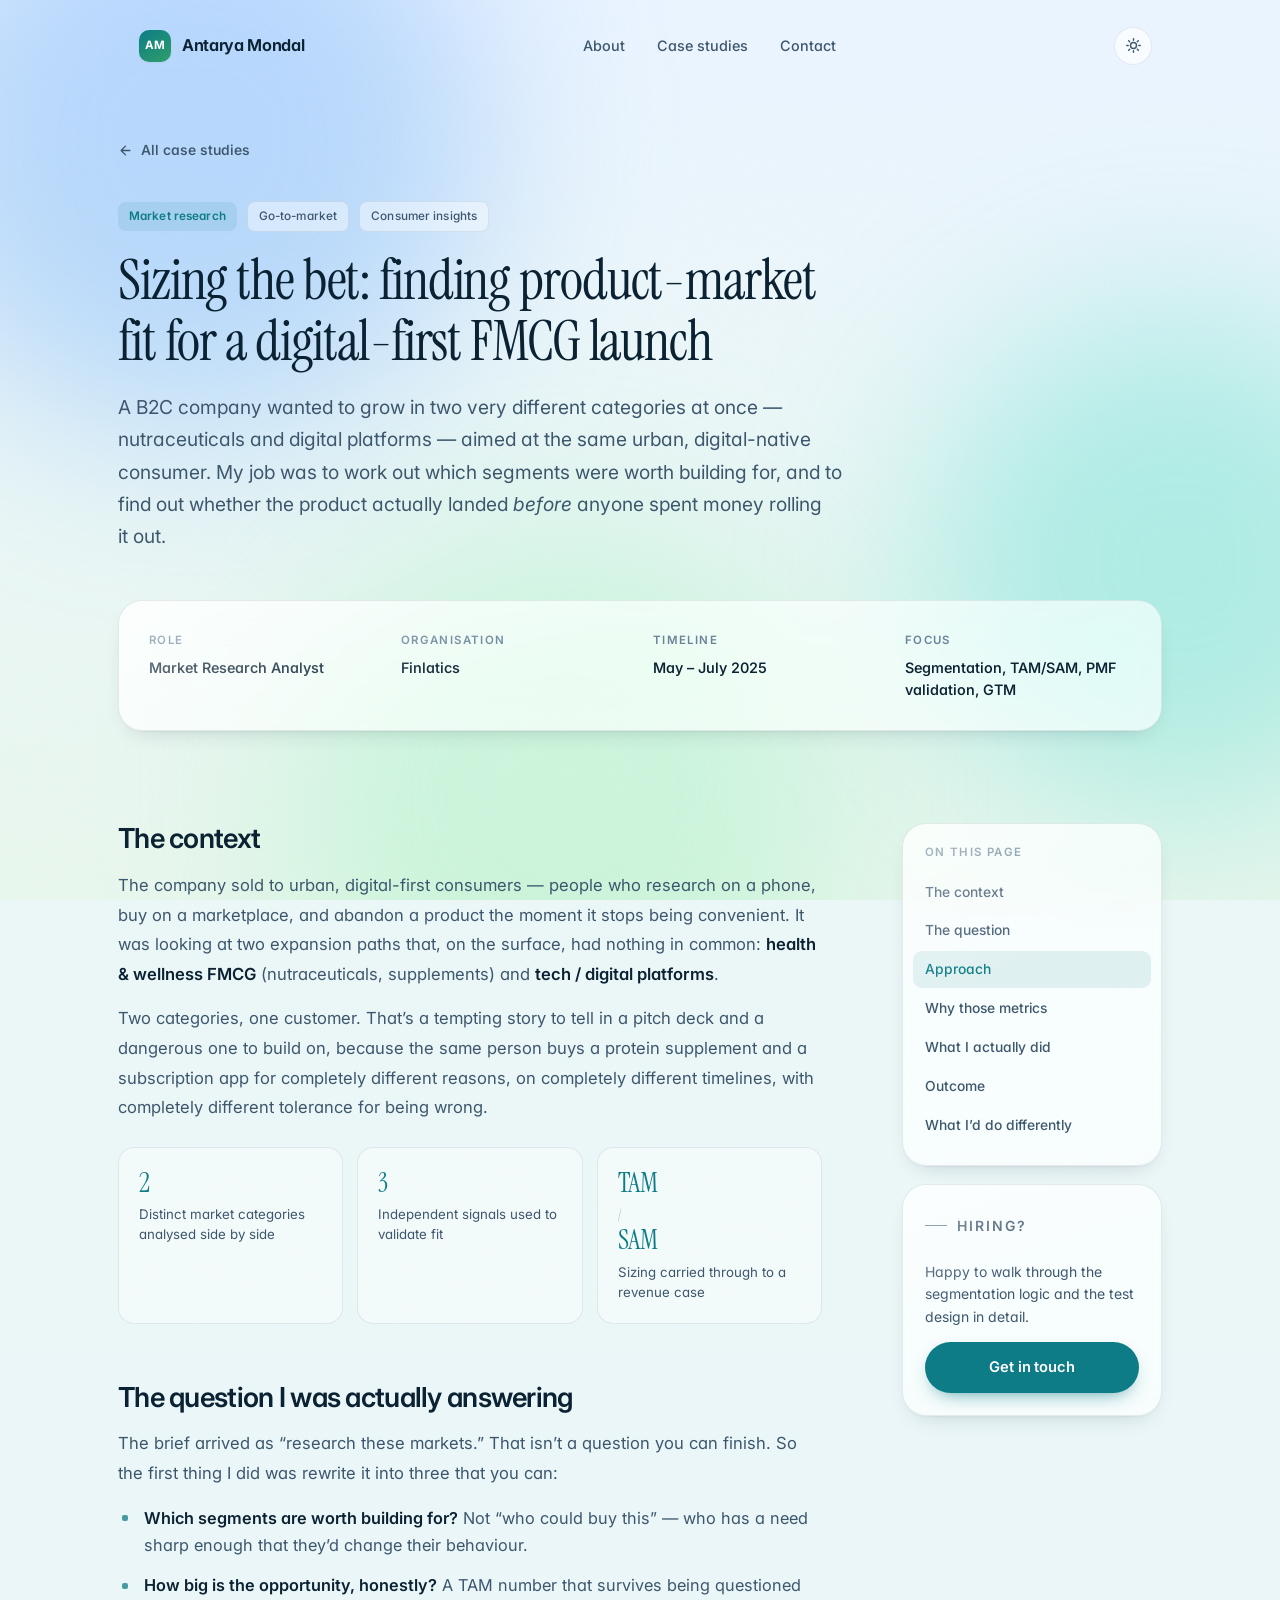
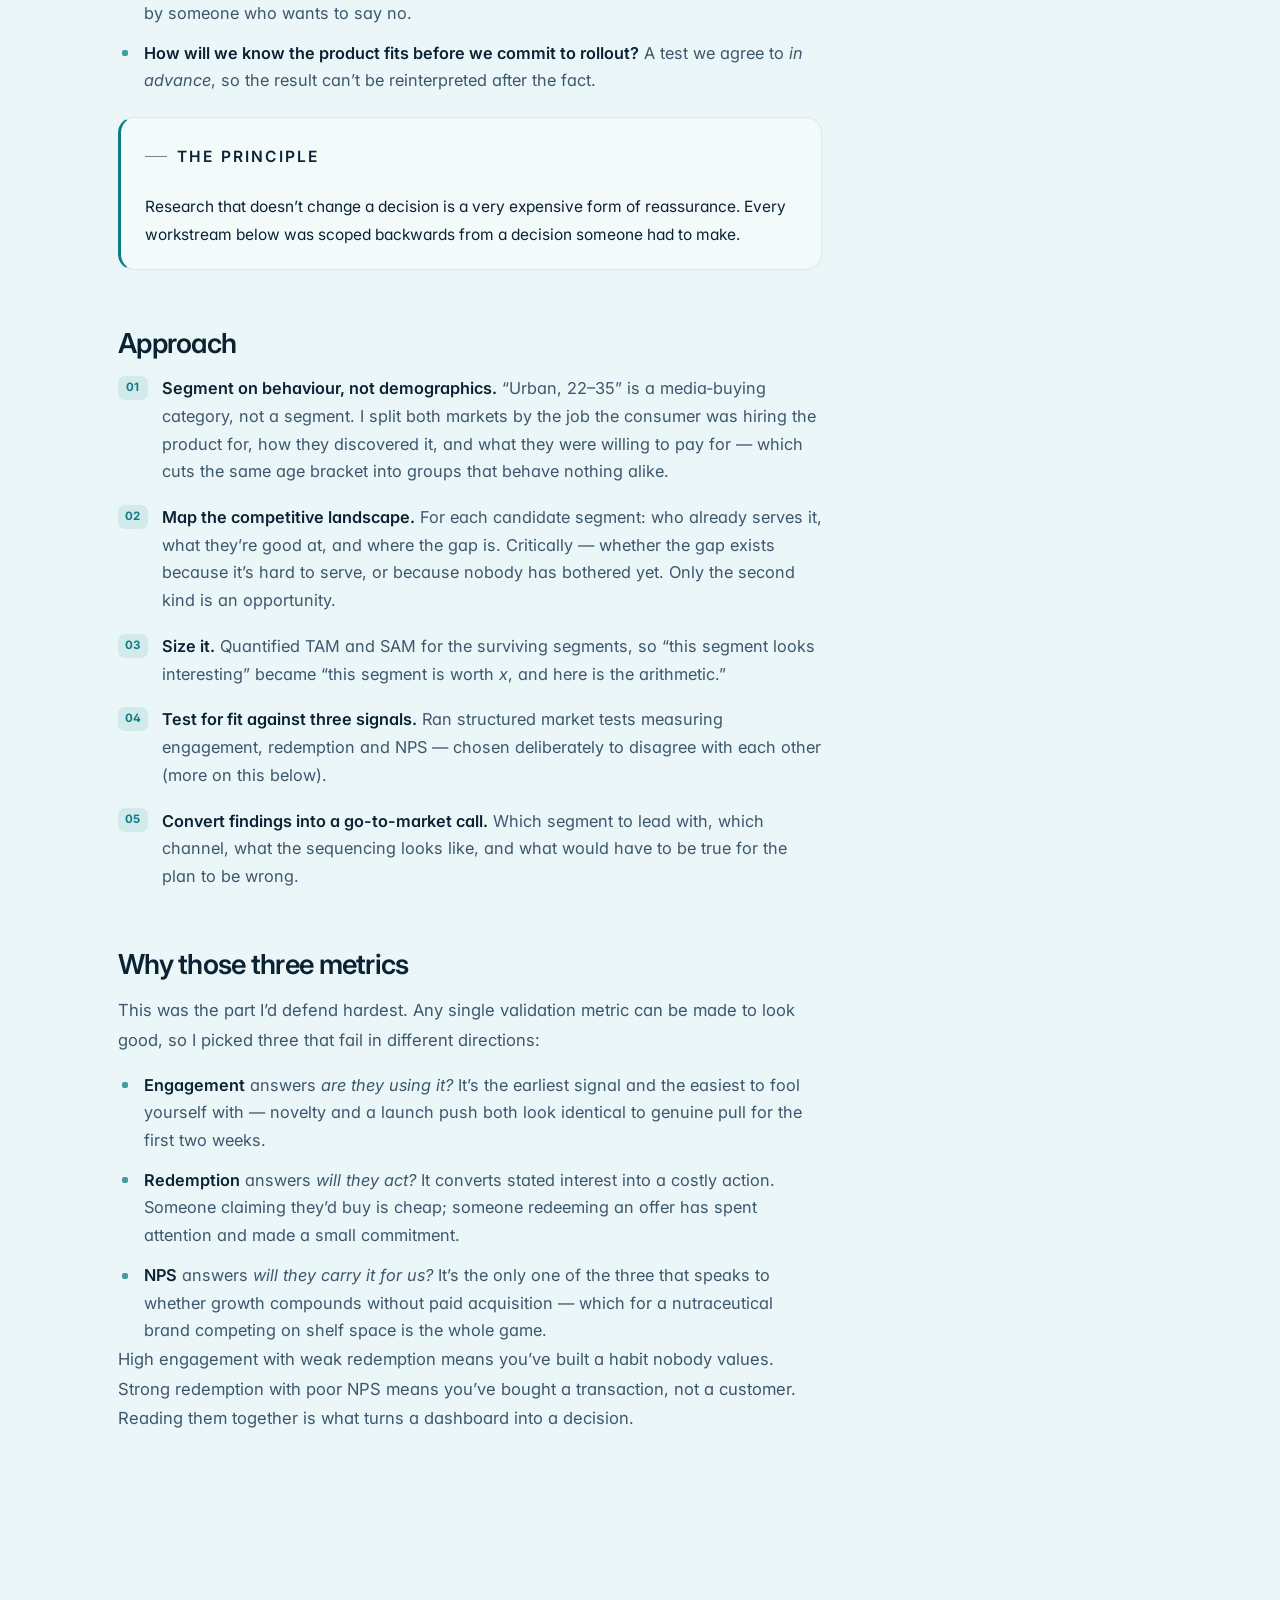
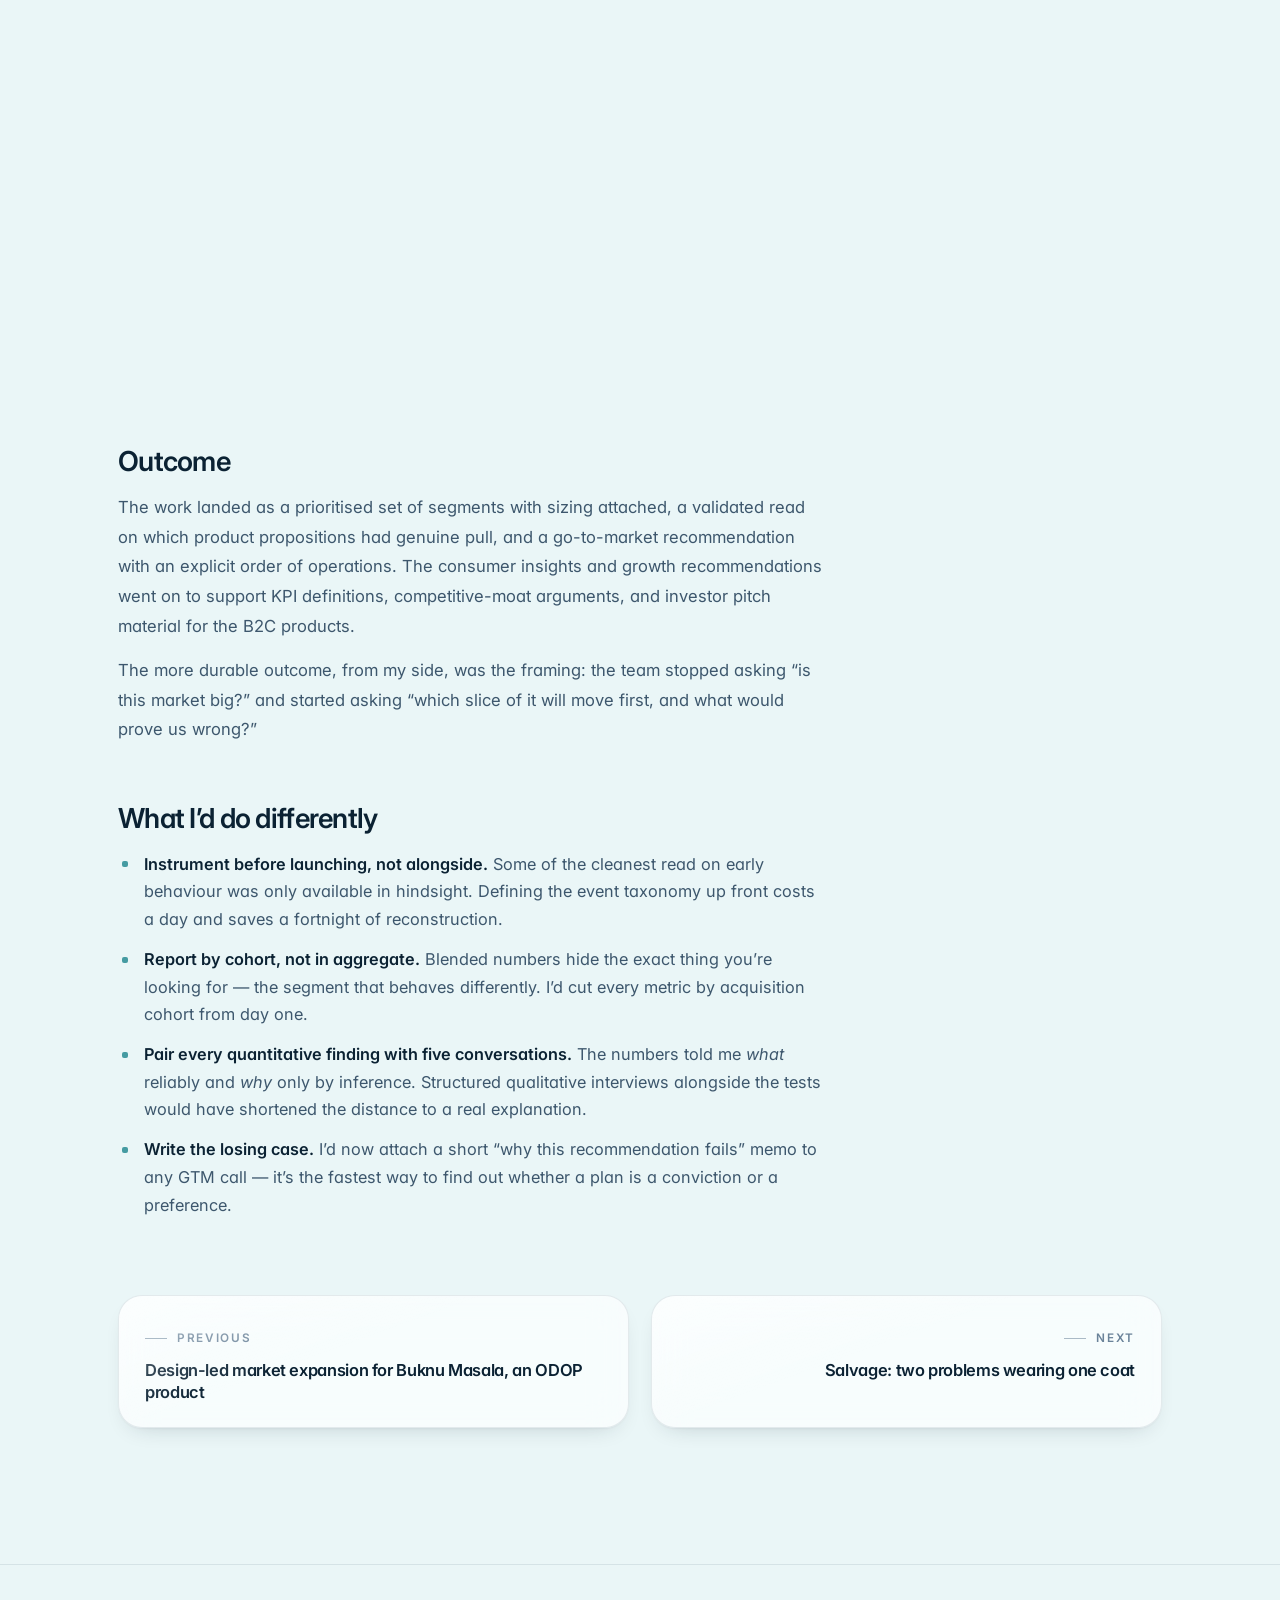
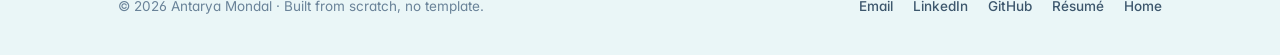
<file: work/finlatics-market-research.html>
<!DOCTYPE html>
<html lang="en" class="no-js">
<head>
<meta charset="utf-8">
<meta name="viewport" content="width=device-width, initial-scale=1">
<title>Sizing the bet: product-market fit for a digital-first FMCG launch — Antarya Mondal</title>
<meta name="description" content="Case study: segmenting health &amp; wellness and tech markets, validating product fit with engagement, redemption and NPS, and turning TAM/SAM into a go-to-market recommendation.">
<meta name="theme-color" content="#e9f3ff" media="(prefers-color-scheme: light)">
<meta name="theme-color" content="#08131f" media="(prefers-color-scheme: dark)">

<meta property="og:type" content="article">
<meta property="og:title" content="Sizing the bet: product-market fit for a digital-first FMCG launch">
<meta property="og:description" content="Segmentation, competitive analysis, TAM/SAM sizing and a three-signal validation framework — Finlatics, 2025.">

<link rel="icon" href="data:image/svg+xml,%3Csvg xmlns='http://www.w3.org/2000/svg' viewBox='0 0 64 64'%3E%3Crect width='64' height='64' rx='16' fill='%230d7c86'/%3E%3Ctext x='32' y='43' font-family='Georgia,serif' font-size='30' fill='white' text-anchor='middle'%3EAM%3C/text%3E%3C/svg%3E">

<link rel="preconnect" href="https://fonts.googleapis.com">
<link rel="preconnect" href="https://fonts.gstatic.com" crossorigin>
<link href="https://fonts.googleapis.com/css2?family=Inter:wght@400;500;600;700&family=Instrument+Serif:ital@0;1&display=swap" rel="stylesheet">
<link rel="stylesheet" href="../assets/css/style.css">
<link rel="stylesheet" href="../assets/css/responsive.css">

<script>
  (function () {
    try {
      var saved = localStorage.getItem("am-theme");
      document.documentElement.setAttribute("data-theme", saved || "light");
    } catch (e) {
      document.documentElement.setAttribute("data-theme", "light");
    }
  })();
</script>
</head>
<body>

<div class="bg" aria-hidden="true"><span></span></div>
<div class="grain" aria-hidden="true"></div>

<a class="skip-link" href="#main">Skip to content</a>

<header class="nav">
  <div class="wrap">
    <div class="nav-inner">
      <a class="brand" href="../index.html">
        <span class="brand-mark" aria-hidden="true">AM</span>
        Antarya Mondal
      </a>
      <nav aria-label="Primary">
        <ul class="nav-links" id="nav-links">
          <li><a href="../index.html#about">About</a></li>
          <li><a href="../index.html#work">Case studies</a></li>
          <li><a href="../index.html#contact">Contact</a></li>
        </ul>
      </nav>
      <div class="nav-actions">
        <button class="icon-btn" type="button" data-theme-toggle aria-pressed="false" aria-label="Toggle dark mode">
          <svg class="icon-sun" viewBox="0 0 24 24" fill="none" stroke="currentColor" stroke-width="2" stroke-linecap="round" aria-hidden="true"><circle cx="12" cy="12" r="4.2"/><path d="M12 2.5v2M12 19.5v2M2.5 12h2M19.5 12h2M5.2 5.2l1.4 1.4M17.4 17.4l1.4 1.4M18.8 5.2l-1.4 1.4M6.6 17.4l-1.4 1.4"/></svg>
          <svg class="icon-moon" viewBox="0 0 24 24" fill="none" stroke="currentColor" stroke-width="2" stroke-linecap="round" stroke-linejoin="round" aria-hidden="true"><path d="M20.5 14.3A8.5 8.5 0 1 1 9.7 3.5a7 7 0 0 0 10.8 10.8Z"/></svg>
        </button>
        <button class="icon-btn nav-toggle" type="button" data-nav-toggle aria-expanded="false" aria-controls="nav-links" aria-label="Toggle menu">
          <svg viewBox="0 0 24 24" fill="none" stroke="currentColor" stroke-width="2" stroke-linecap="round" aria-hidden="true"><path d="M4 7h16M4 12h16M4 17h16"/></svg>
        </button>
      </div>
    </div>
  </div>
</header>

<main id="main">

<!-- ============================= HERO ============================= -->
<section class="cs-hero">
  <div class="wrap">
    <a class="back-link" href="../index.html#work">
      <svg viewBox="0 0 24 24" fill="none" stroke="currentColor" stroke-width="2.2" stroke-linecap="round" stroke-linejoin="round" aria-hidden="true"><path d="M19 12H6M12 5l-7 7 7 7"/></svg>
      All case studies
    </a>

    <div class="cs-head" data-reveal>
      <div class="cs-kicker">
        <span class="tag">Market research</span>
        <span class="tag tag-muted">Go-to-market</span>
        <span class="tag tag-muted">Consumer insights</span>
      </div>
      <h1 class="cs-title">Sizing the bet: finding product-market fit for a digital-first FMCG launch</h1>
      <p class="cs-deck">
        A B2C company wanted to grow in two very different categories at once &mdash; nutraceuticals
        and digital platforms &mdash; aimed at the same urban, digital-native consumer. My job was to
        work out which segments were worth building for, and to find out whether the product actually
        landed <em>before</em> anyone spent money rolling it out.
      </p>
    </div>

    <dl class="card cs-meta" data-reveal>
      <div>
        <dt>Role</dt>
        <dd>Market Research Analyst</dd>
      </div>
      <div>
        <dt>Organisation</dt>
        <dd>Finlatics</dd>
      </div>
      <div>
        <dt>Timeline</dt>
        <dd>May &ndash; July 2025</dd>
      </div>
      <div>
        <dt>Focus</dt>
        <dd>Segmentation, TAM/SAM, PMF validation, GTM</dd>
      </div>
    </dl>
  </div>
</section>

<!-- ============================= BODY ============================= -->
<div class="wrap">
  <div class="cs-layout">

    <article class="cs-body">

      <section class="cs-block" data-reveal>
        <h2 id="context">The context</h2>
        <p>
          The company sold to urban, digital-first consumers &mdash; people who research on a phone,
          buy on a marketplace, and abandon a product the moment it stops being convenient. It was
          looking at two expansion paths that, on the surface, had nothing in common:
          <strong>health &amp; wellness FMCG</strong> (nutraceuticals, supplements) and
          <strong>tech / digital platforms</strong>.
        </p>
        <p>
          Two categories, one customer. That&rsquo;s a tempting story to tell in a pitch deck and a
          dangerous one to build on, because the same person buys a protein supplement and a
          subscription app for completely different reasons, on completely different timelines,
          with completely different tolerance for being wrong.
        </p>

        <div class="stat-row">
          <div class="stat-tile">
            <b>2</b>
            <span>Distinct market categories analysed side by side</span>
          </div>
          <div class="stat-tile">
            <b>3</b>
            <span>Independent signals used to validate fit</span>
          </div>
          <div class="stat-tile">
            <b>TAM<span style="opacity:.5">/</span>SAM</b>
            <span>Sizing carried through to a revenue case</span>
          </div>
        </div>
      </section>

      <section class="cs-block" data-reveal>
        <h2 id="question">The question I was actually answering</h2>
        <p>
          The brief arrived as &ldquo;research these markets.&rdquo; That isn&rsquo;t a question you
          can finish. So the first thing I did was rewrite it into three that you can:
        </p>
        <ul>
          <li><strong>Which segments are worth building for?</strong> Not &ldquo;who could buy this&rdquo; &mdash; who has a need sharp enough that they&rsquo;d change their behaviour.</li>
          <li><strong>How big is the opportunity, honestly?</strong> A TAM number that survives being questioned by someone who wants to say no.</li>
          <li><strong>How will we know the product fits before we commit to rollout?</strong> A test we agree to <em>in advance</em>, so the result can&rsquo;t be reinterpreted after the fact.</li>
        </ul>
        <div class="callout">
          <p class="eyebrow">The principle</p>
          <p>
            Research that doesn&rsquo;t change a decision is a very expensive form of reassurance.
            Every workstream below was scoped backwards from a decision someone had to make.
          </p>
        </div>
      </section>

      <section class="cs-block" data-reveal>
        <h2 id="approach">Approach</h2>
        <ol>
          <li>
            <strong>Segment on behaviour, not demographics.</strong> &ldquo;Urban, 22&ndash;35&rdquo;
            is a media-buying category, not a segment. I split both markets by the job the consumer
            was hiring the product for, how they discovered it, and what they were willing to pay
            for &mdash; which cuts the same age bracket into groups that behave nothing alike.
          </li>
          <li>
            <strong>Map the competitive landscape.</strong> For each candidate segment: who already
            serves it, what they&rsquo;re good at, and where the gap is. Critically &mdash; whether
            the gap exists because it&rsquo;s hard to serve, or because nobody has bothered yet.
            Only the second kind is an opportunity.
          </li>
          <li>
            <strong>Size it.</strong> Quantified TAM and SAM for the surviving segments, so
            &ldquo;this segment looks interesting&rdquo; became &ldquo;this segment is worth
            <em>x</em>, and here is the arithmetic.&rdquo;
          </li>
          <li>
            <strong>Test for fit against three signals.</strong> Ran structured market tests measuring
            engagement, redemption and NPS &mdash; chosen deliberately to disagree with each other
            (more on this below).
          </li>
          <li>
            <strong>Convert findings into a go-to-market call.</strong> Which segment to lead with,
            which channel, what the sequencing looks like, and what would have to be true for the
            plan to be wrong.
          </li>
        </ol>
      </section>

      <section class="cs-block" data-reveal>
        <h2 id="metrics">Why those three metrics</h2>
        <p>
          This was the part I&rsquo;d defend hardest. Any single validation metric can be made to
          look good, so I picked three that fail in different directions:
        </p>
        <ul>
          <li>
            <strong>Engagement</strong> answers <em>are they using it?</em> It&rsquo;s the earliest
            signal and the easiest to fool yourself with &mdash; novelty and a launch push both look
            identical to genuine pull for the first two weeks.
          </li>
          <li>
            <strong>Redemption</strong> answers <em>will they act?</em> It converts stated interest
            into a costly action. Someone claiming they&rsquo;d buy is cheap; someone redeeming an
            offer has spent attention and made a small commitment.
          </li>
          <li>
            <strong>NPS</strong> answers <em>will they carry it for us?</em> It&rsquo;s the only one
            of the three that speaks to whether growth compounds without paid acquisition &mdash;
            which for a nutraceutical brand competing on shelf space is the whole game.
          </li>
        </ul>
        <p>
          High engagement with weak redemption means you&rsquo;ve built a habit nobody values.
          Strong redemption with poor NPS means you&rsquo;ve bought a transaction, not a customer.
          Reading them together is what turns a dashboard into a decision.
        </p>
      </section>

      <section class="cs-block" data-reveal>
        <h2 id="doing">What I actually did</h2>
        <ul>
          <li>Built segmentation models for health &amp; wellness (FMCG) and tech markets, profiling urban and digitally-native consumer groups by need, discovery path and price sensitivity.</li>
          <li>Designed and ran market tests using engagement, redemption and NPS to validate product fit and inform the rollout plan &mdash; with pass conditions agreed before the tests ran.</li>
          <li>Evaluated the competitive landscape across both categories, identifying where incumbents were structurally weak versus merely inattentive.</li>
          <li>Quantified TAM and SAM for the priority segments, carrying the assumptions explicitly so anyone could challenge them.</li>
          <li>Recommended data-driven go-to-market strategies for digital platforms and nutraceutical products, sequenced by confidence rather than by size of prize.</li>
          <li>Packaged consumer insights and growth recommendations into material that fed KPI definitions, moat arguments and investor-facing narratives for the B2C portfolio.</li>
        </ul>
      </section>

      <section class="cs-block" data-reveal>
        <h2 id="outcome">Outcome</h2>
        <!-- ▸ Add your real numbers here if you have them: adoption lift, segment revenue
             estimate, how many recommendations were adopted, sample size of the market tests.
             A single concrete figure here is worth three paragraphs of description. -->
        <p>
          The work landed as a prioritised set of segments with sizing attached, a validated read on
          which product propositions had genuine pull, and a go-to-market recommendation with an
          explicit order of operations. The consumer insights and growth recommendations went on to
          support KPI definitions, competitive-moat arguments, and investor pitch material for the
          B2C products.
        </p>
        <p>
          The more durable outcome, from my side, was the framing: the team stopped asking
          &ldquo;is this market big?&rdquo; and started asking &ldquo;which slice of it will move
          first, and what would prove us wrong?&rdquo;
        </p>
      </section>

      <section class="cs-block" data-reveal>
        <h2 id="learned">What I&rsquo;d do differently</h2>
        <ul>
          <li>
            <strong>Instrument before launching, not alongside.</strong> Some of the cleanest read
            on early behaviour was only available in hindsight. Defining the event taxonomy up front
            costs a day and saves a fortnight of reconstruction.
          </li>
          <li>
            <strong>Report by cohort, not in aggregate.</strong> Blended numbers hide the exact thing
            you&rsquo;re looking for &mdash; the segment that behaves differently. I&rsquo;d cut every
            metric by acquisition cohort from day one.
          </li>
          <li>
            <strong>Pair every quantitative finding with five conversations.</strong> The numbers told
            me <em>what</em> reliably and <em>why</em> only by inference. Structured qualitative
            interviews alongside the tests would have shortened the distance to a real explanation.
          </li>
          <li>
            <strong>Write the losing case.</strong> I&rsquo;d now attach a short &ldquo;why this
            recommendation fails&rdquo; memo to any GTM call &mdash; it&rsquo;s the fastest way to
            find out whether a plan is a conviction or a preference.
          </li>
        </ul>
      </section>

    </article>

    <!-- ============================= SIDEBAR ============================= -->
    <aside class="cs-aside">
      <nav class="card toc" aria-label="On this page">
        <h2>On this page</h2>
        <ol>
          <li><a href="#context">The context</a></li>
          <li><a href="#question">The question</a></li>
          <li><a href="#approach">Approach</a></li>
          <li><a href="#metrics">Why those metrics</a></li>
          <li><a href="#doing">What I actually did</a></li>
          <li><a href="#outcome">Outcome</a></li>
          <li><a href="#learned">What I&rsquo;d do differently</a></li>
        </ol>
      </nav>

      <div class="card aside-cta">
        <p class="eyebrow">Hiring?</p>
        <p style="margin-top:10px">Happy to walk through the segmentation logic and the test design in detail.</p>
        <a class="btn btn-primary" href="mailto:mondalantarya2@gmail.com?subject=Chat%20about%20the%20Finlatics%20case%20study">Get in touch</a>
      </div>
    </aside>

  </div>
</div>

<!-- ============================= PREV / NEXT ============================= -->
<div class="wrap">
  <nav class="cs-nav" aria-label="More case studies">
    <a class="card cs-nav-card" href="buknu-masala-odop.html">
      <p class="eyebrow">Previous</p>
      <strong>Design-led market expansion for Buknu Masala, an ODOP product</strong>
    </a>
    <a class="card cs-nav-card cs-nav-next" href="salvage-two-problems.html">
      <p class="eyebrow">Next</p>
      <strong>Salvage: two problems wearing one coat</strong>
    </a>
  </nav>
</div>

</main>

<footer class="site-footer">
  <div class="wrap">
    <div class="footer-inner">
      <p>&copy; <span data-year>2026</span> Antarya Mondal &middot; Built from scratch, no template.</p>
      <ul class="footer-links">
        <li><a href="mailto:mondalantarya2@gmail.com">Email</a></li>
        <li><a href="https://www.linkedin.com/in/antarya-mondal-53a14a301/" target="_blank" rel="noopener">LinkedIn</a></li>
        <li><a href="https://github.com/antaryam2003" target="_blank" rel="noopener">GitHub</a></li>
        <li><a href="../assets/Antarya-Mondal-Resume.pdf" target="_blank" rel="noopener">Résumé</a></li>
        <li><a href="../index.html">Home</a></li>
      </ul>
    </div>
  </div>
</footer>

<script src="../assets/js/main.js" defer></script>
</body>
</html>
</file>
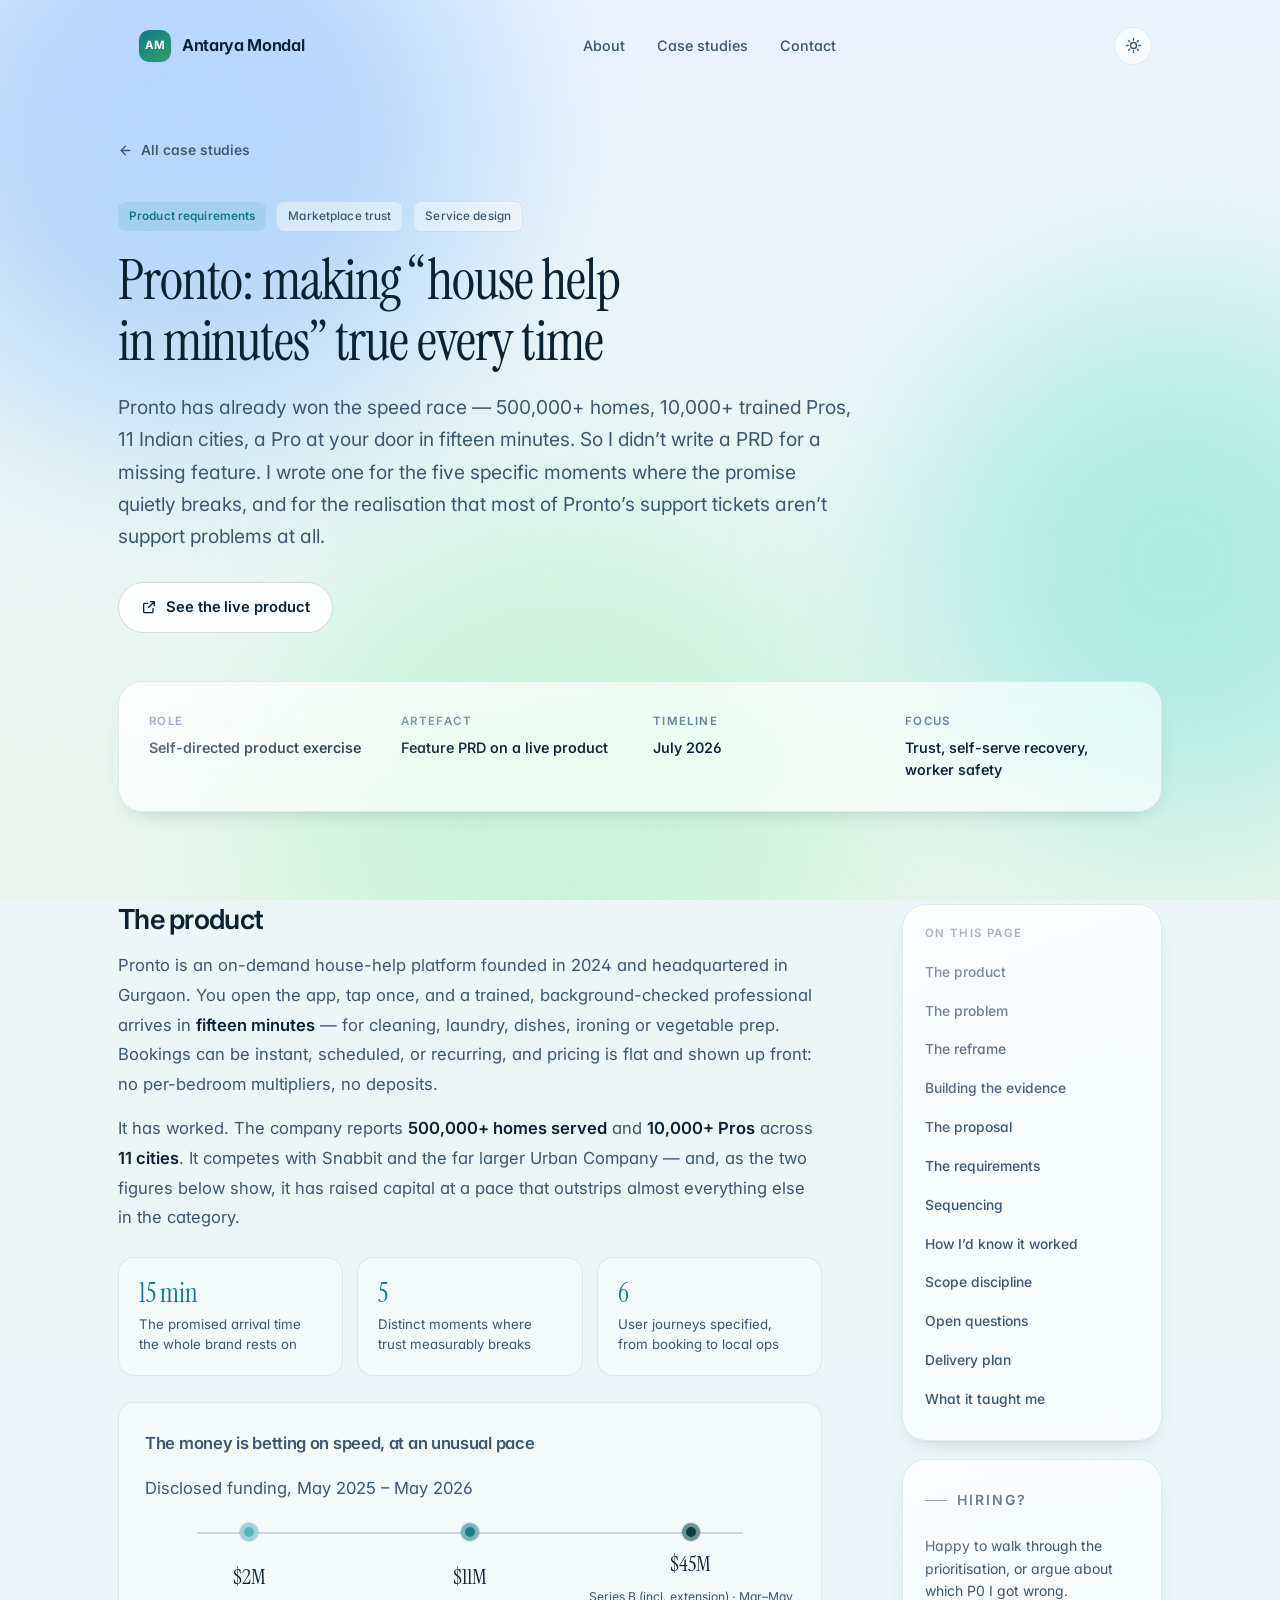
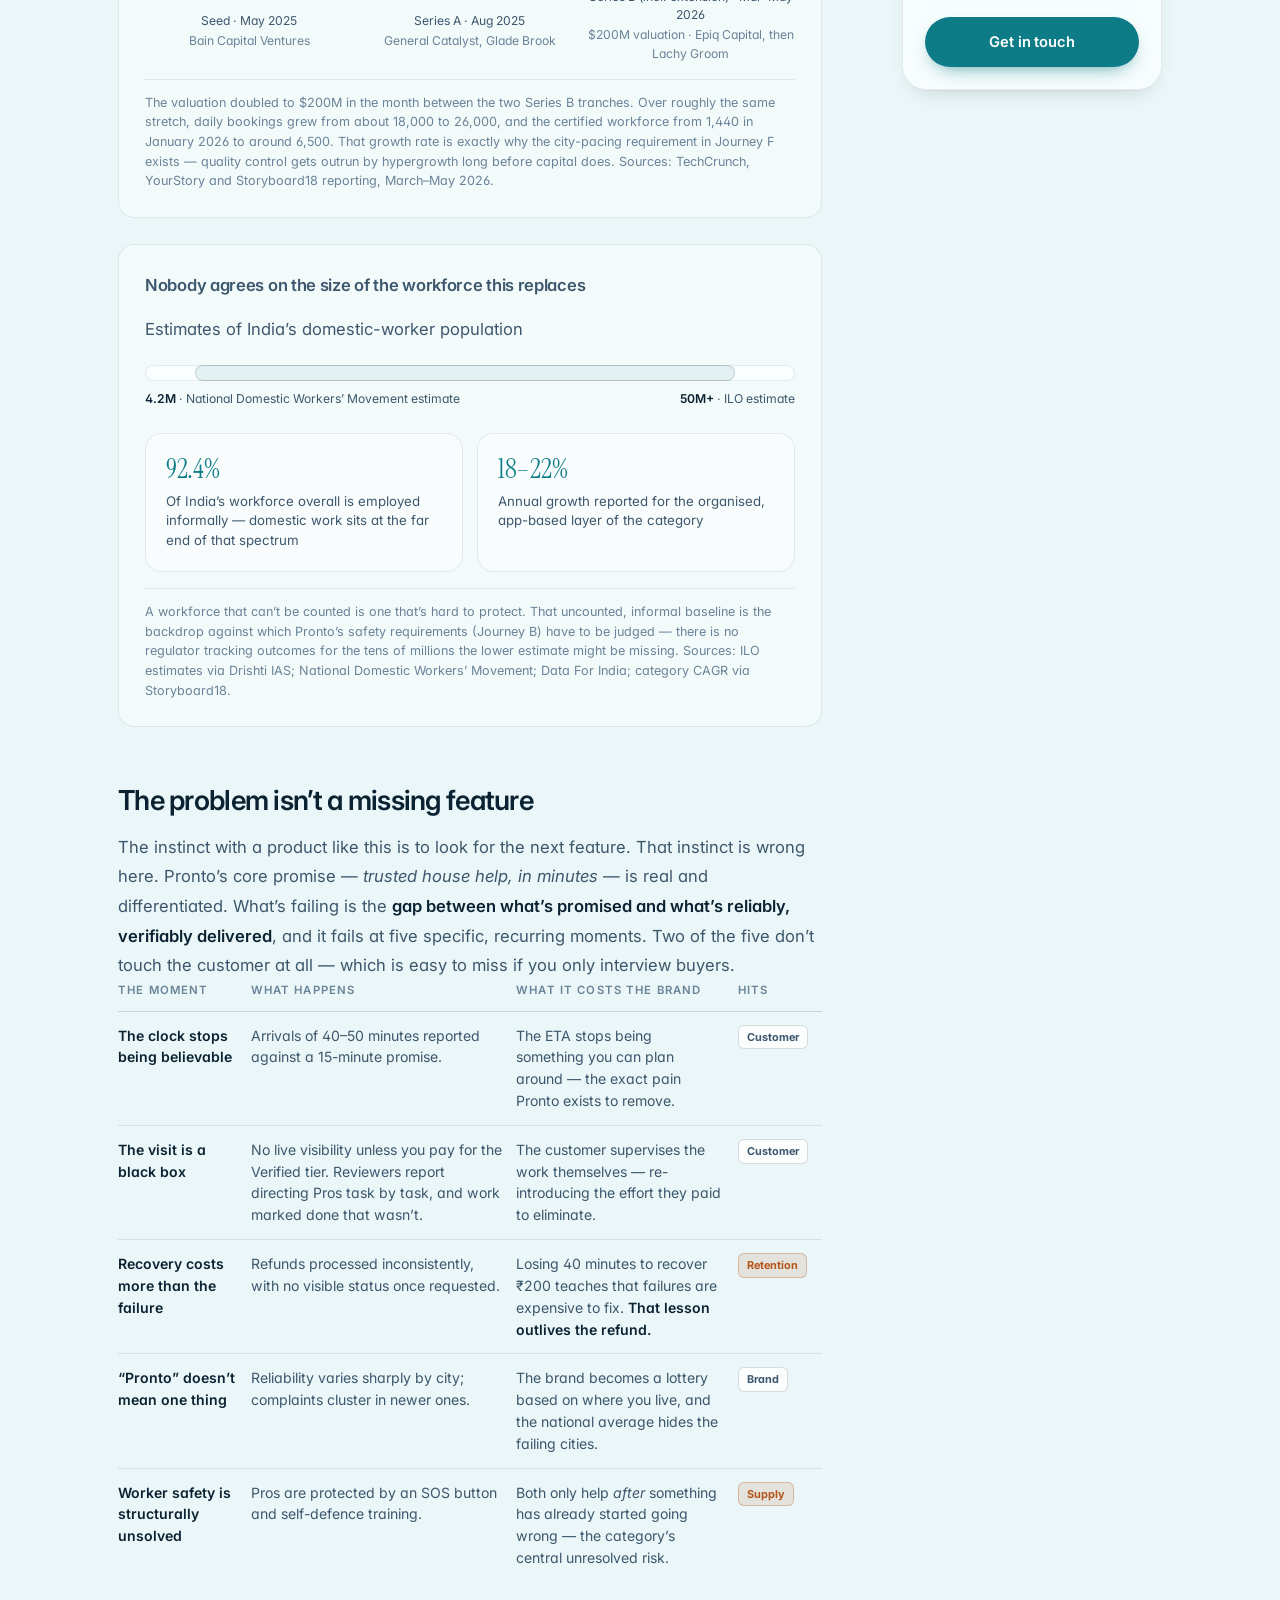
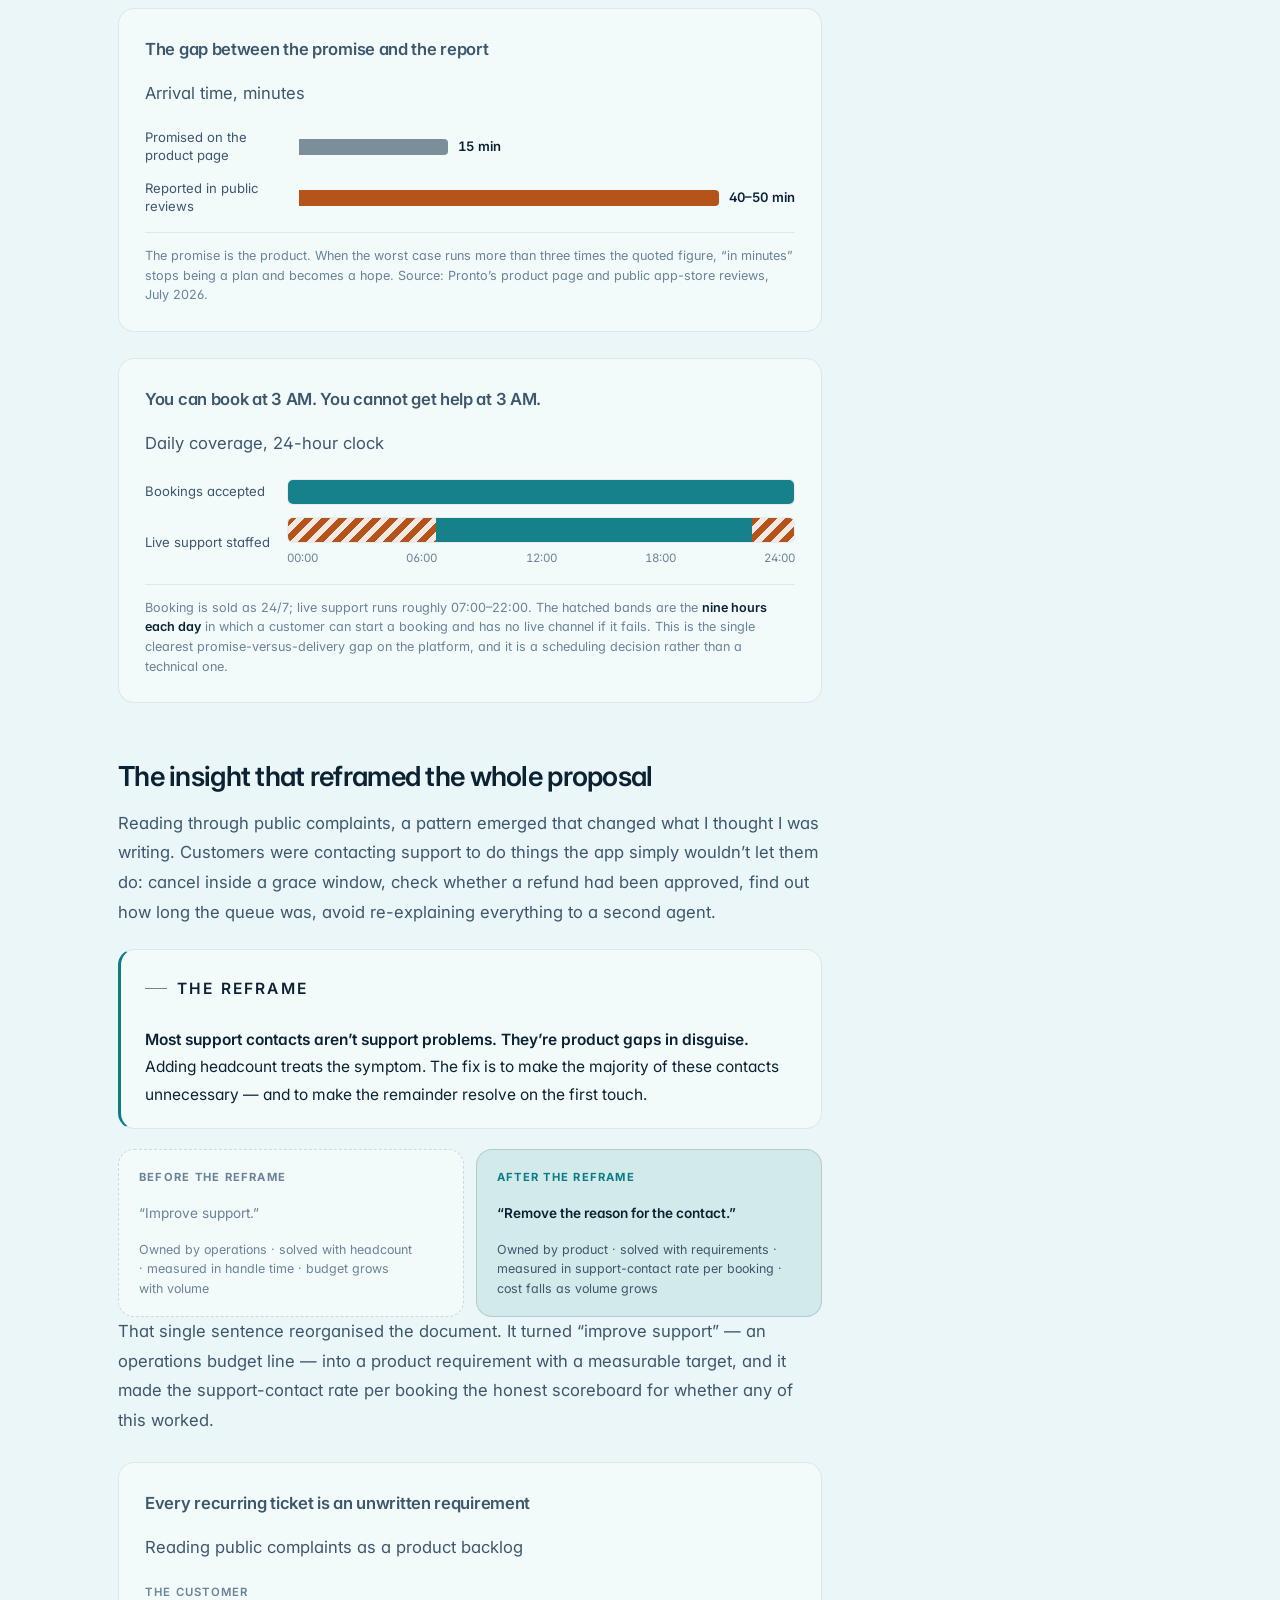
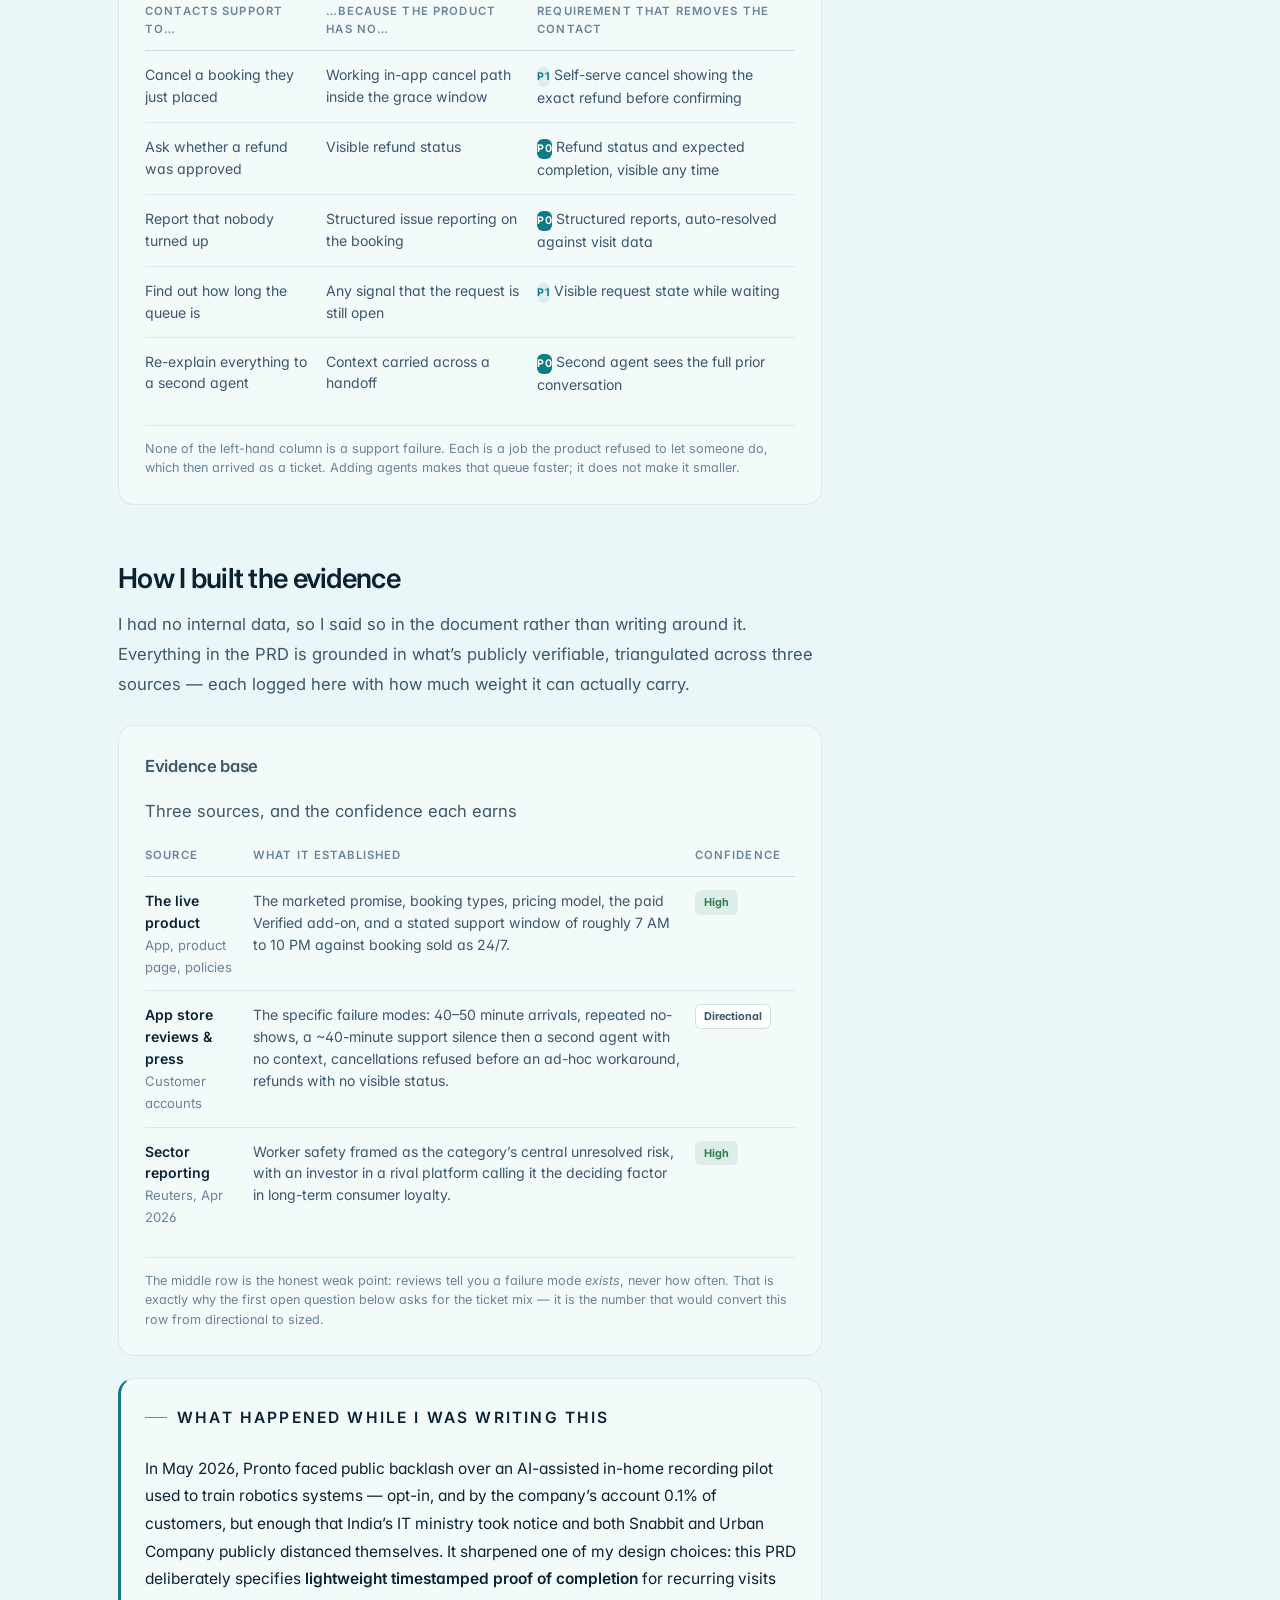
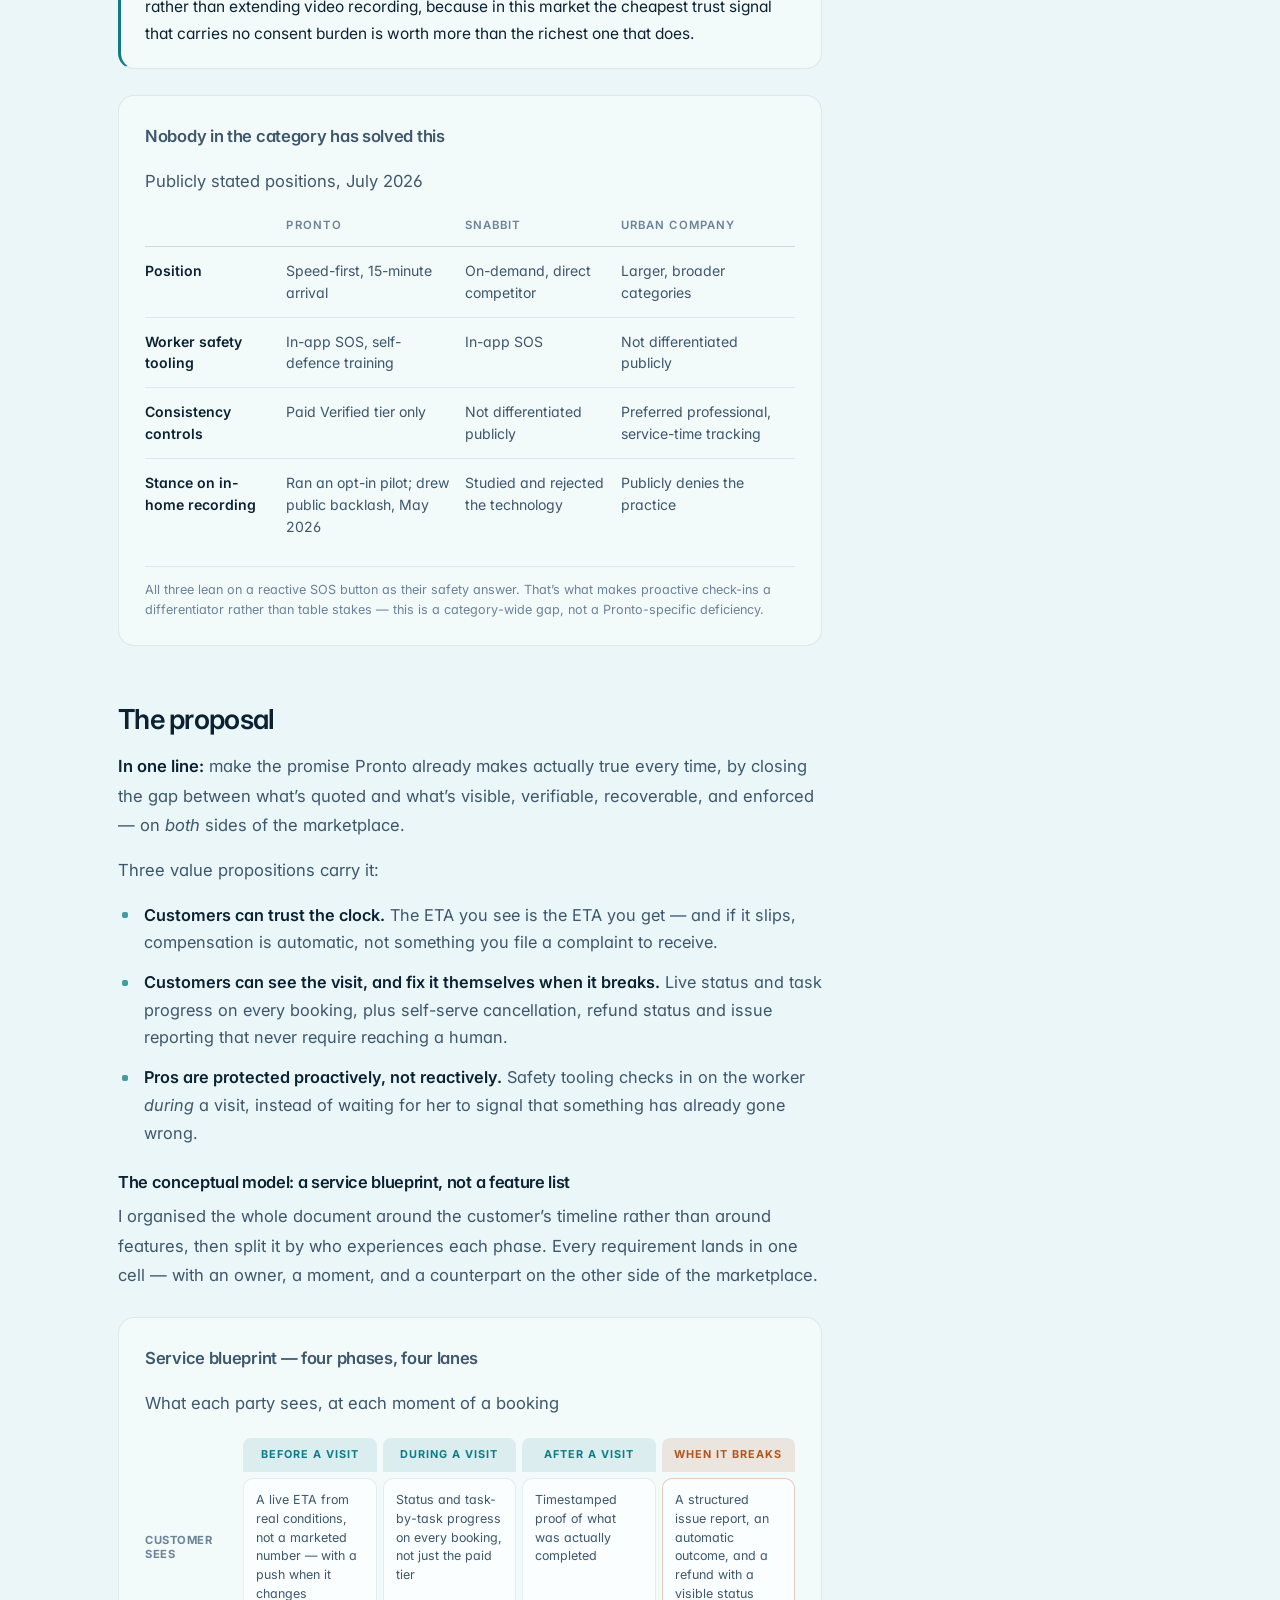
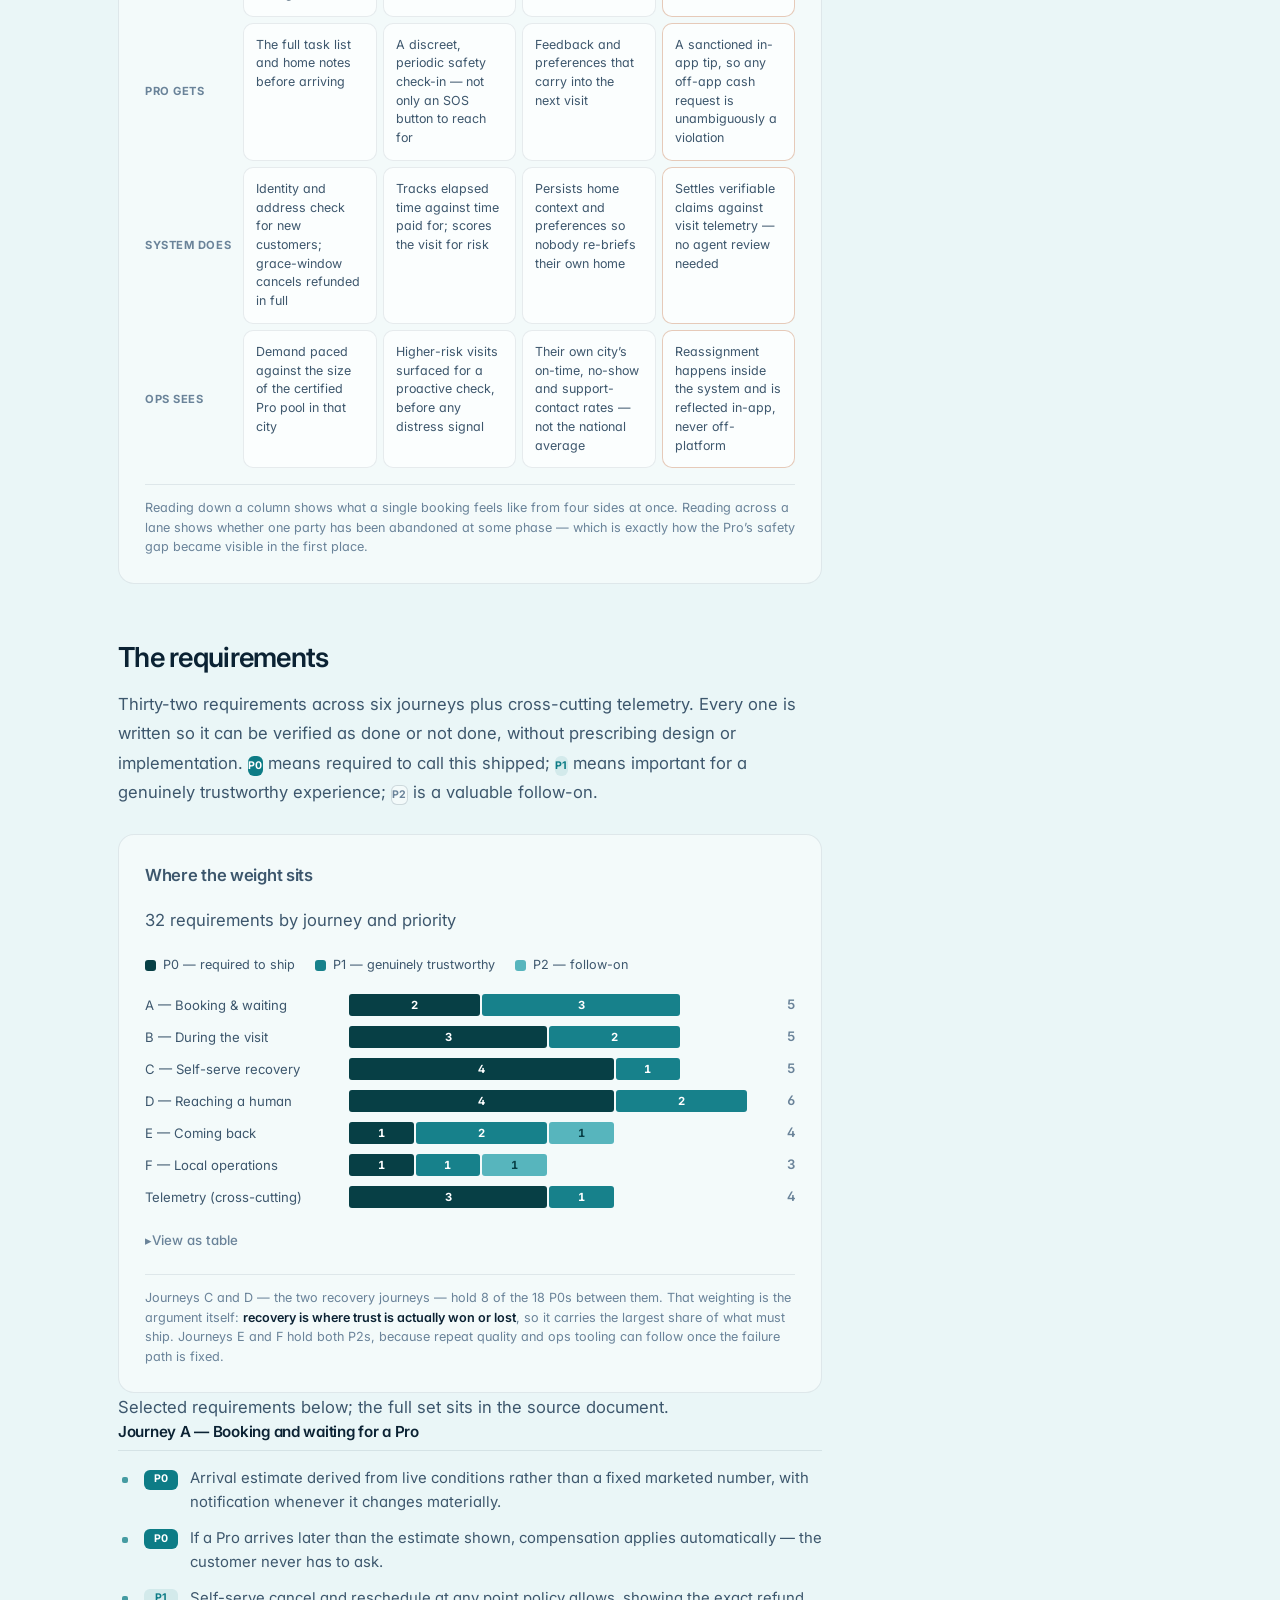
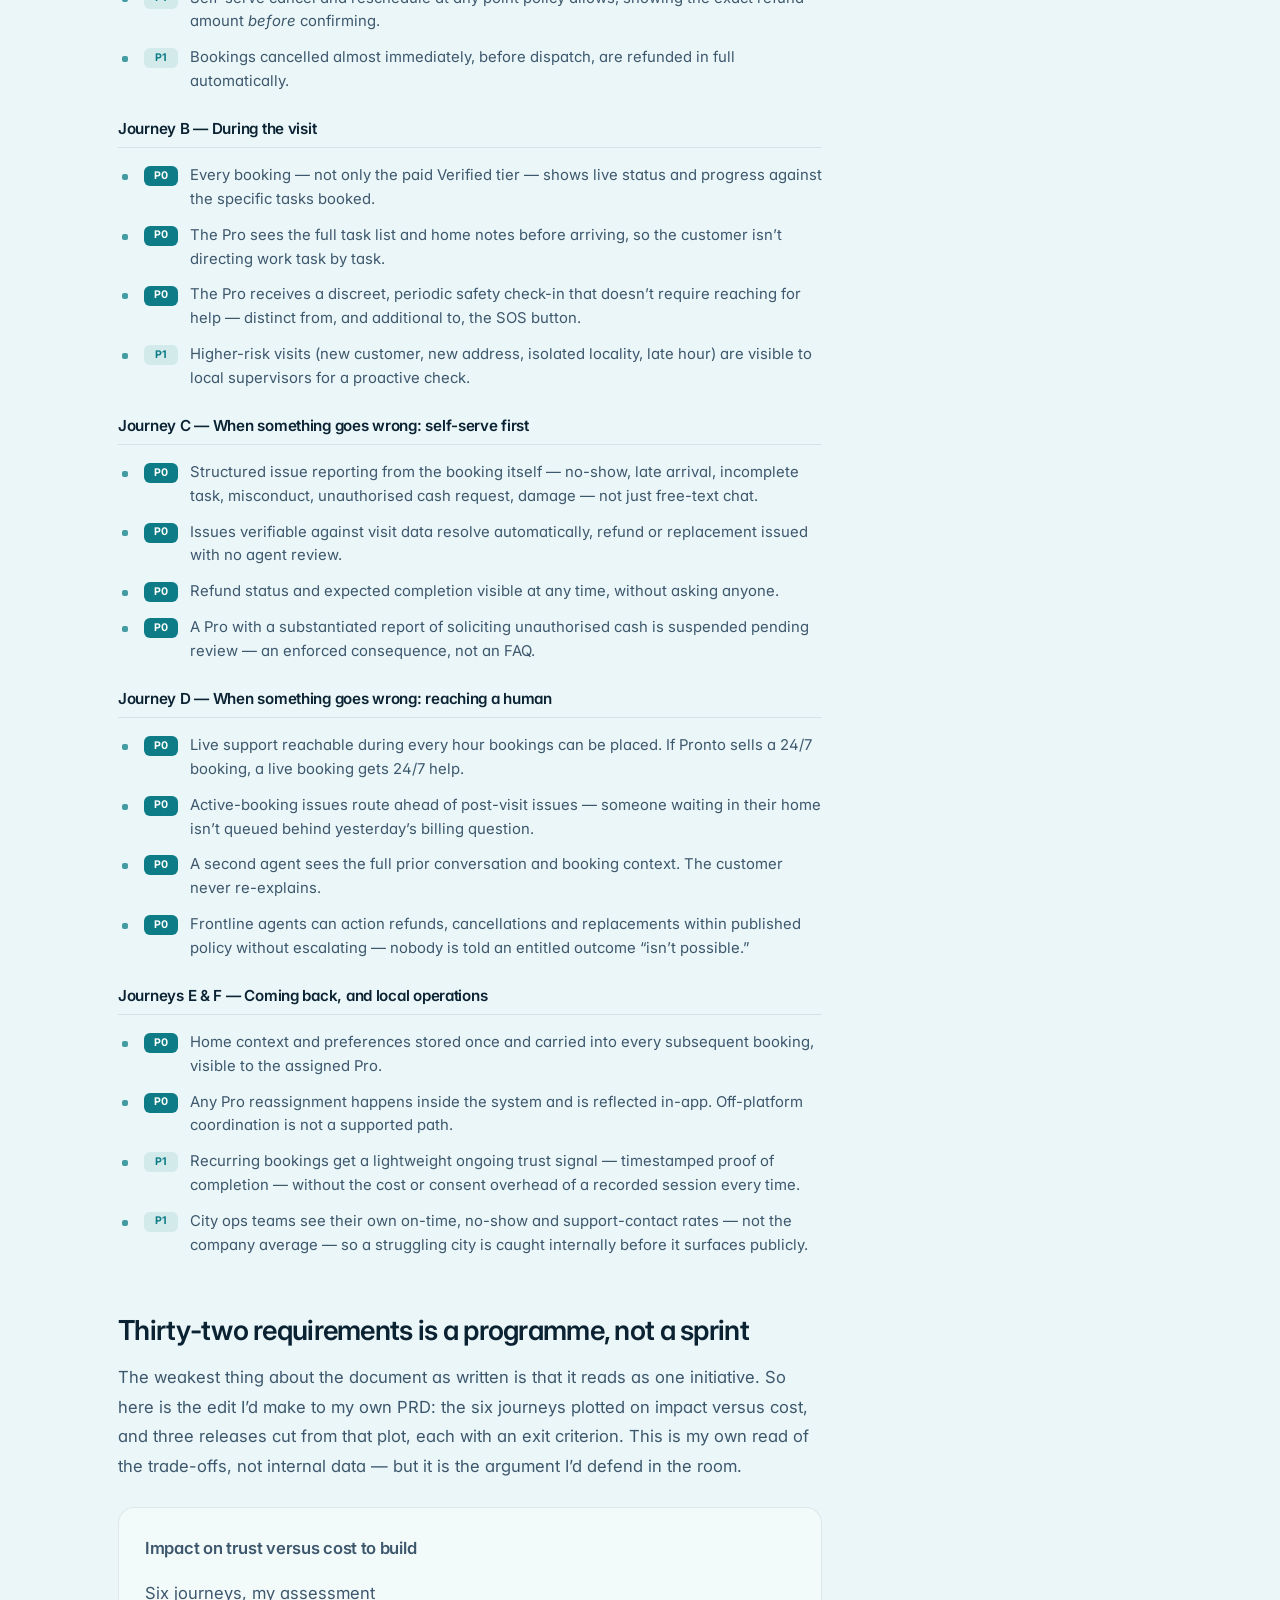
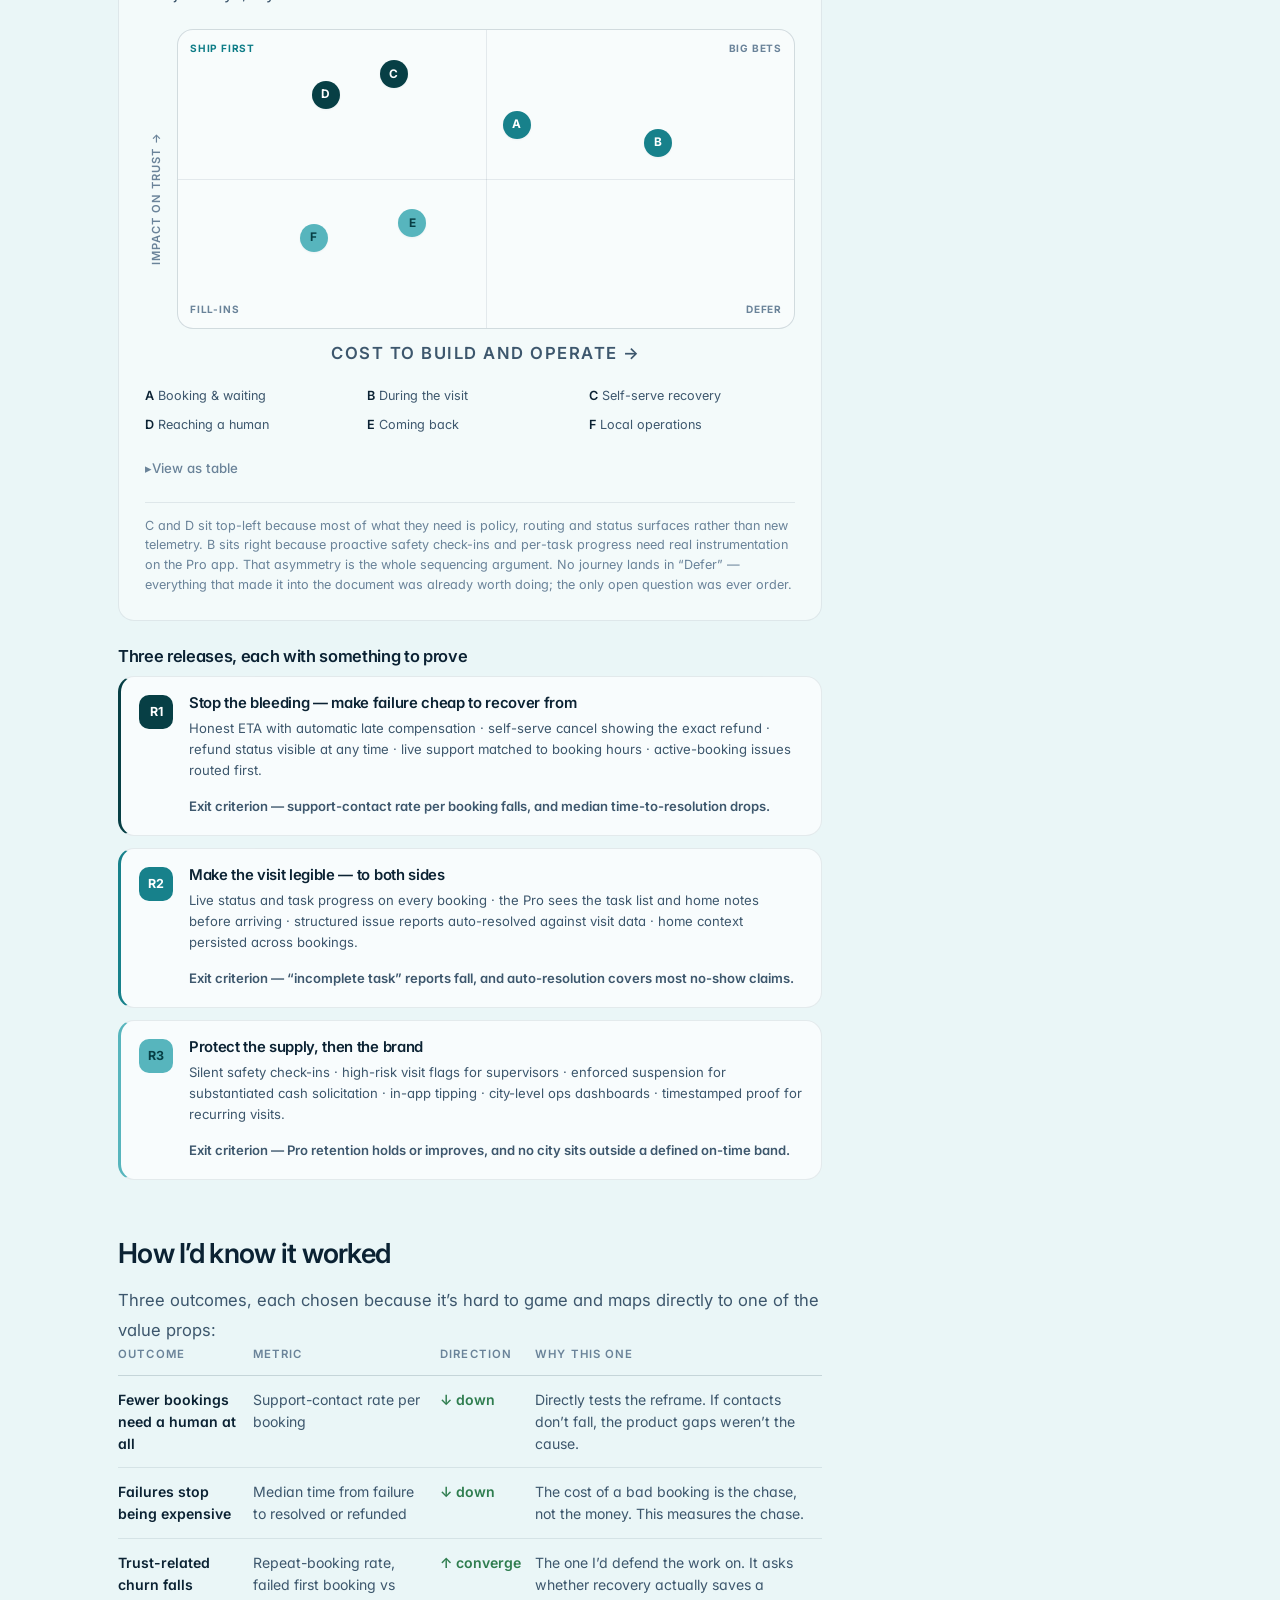
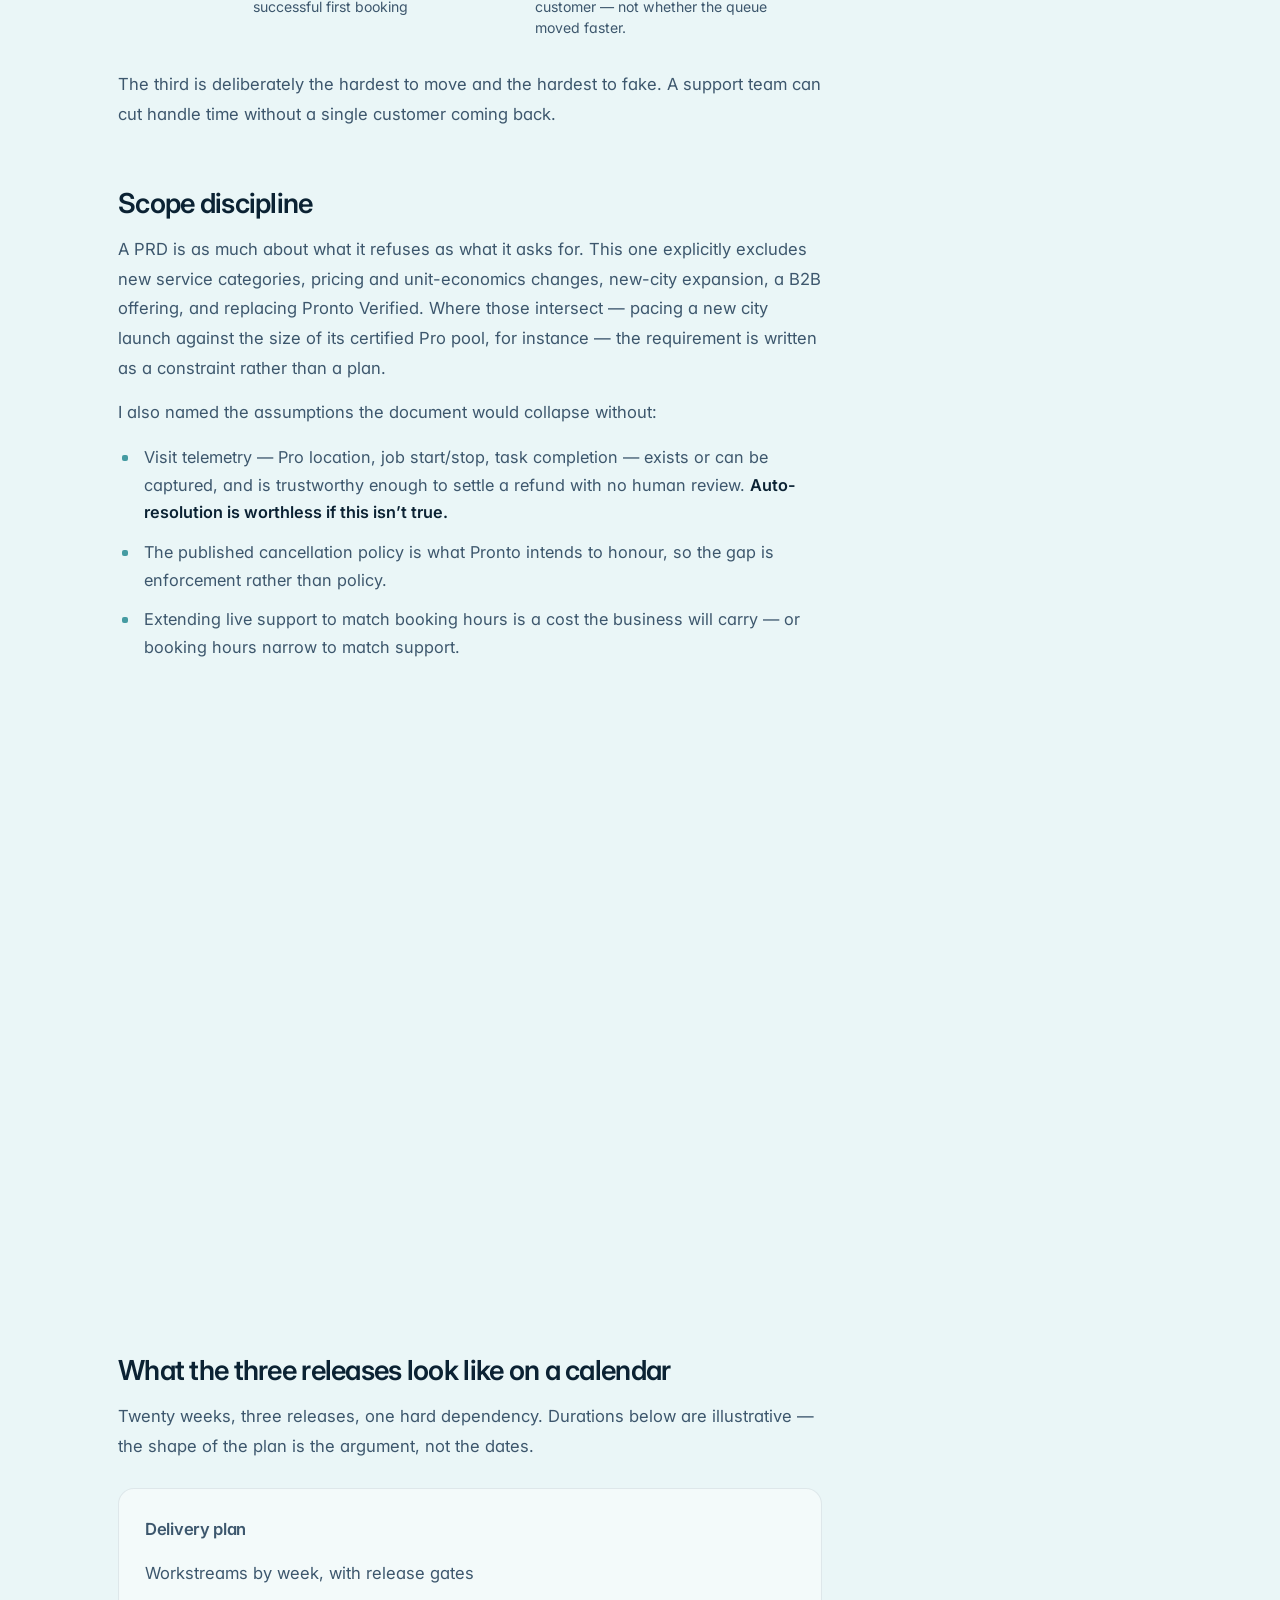
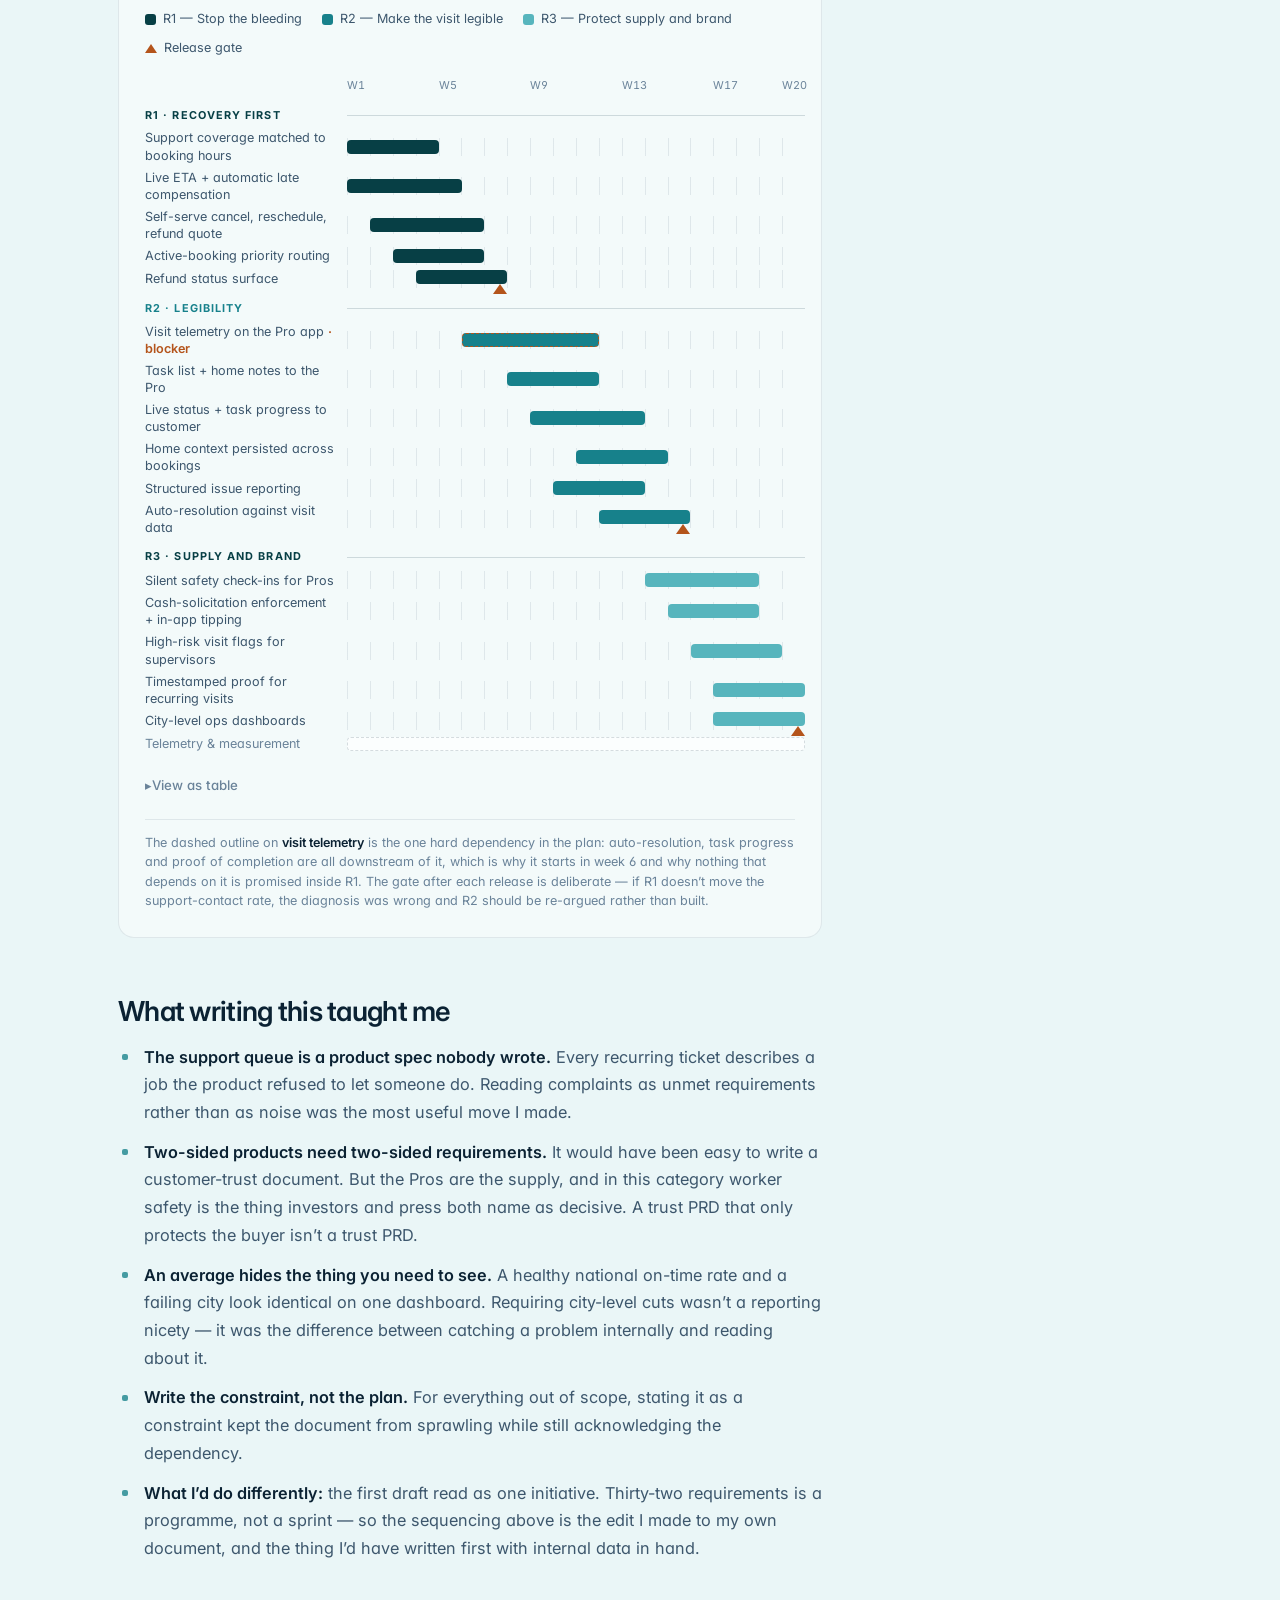
<file: work/pronto-trust-reliability.html>
<!DOCTYPE html>
<html lang="en" class="no-js">
<head>
<meta charset="utf-8">
<meta name="viewport" content="width=device-width, initial-scale=1">
<title>Pronto: making "house help in minutes" true every time — Antarya Mondal</title>
<meta name="description" content="A trust &amp; reliability PRD for Pronto, India's 15-minute house-help platform: diagnosing where trust breaks, reframing support contacts as product gaps, and sequencing self-serve recovery and proactive worker safety into shippable releases.">
<meta name="theme-color" content="#e9f3ff" media="(prefers-color-scheme: light)">
<meta name="theme-color" content="#08131f" media="(prefers-color-scheme: dark)">

<meta property="og:type" content="article">
<meta property="og:title" content="Pronto: making &quot;house help in minutes&quot; true every time">
<meta property="og:description" content="A product requirements document for closing the gap between what an on-demand marketplace promises and what it verifiably delivers — on both sides of the marketplace.">

<link rel="icon" href="data:image/svg+xml,%3Csvg xmlns='http://www.w3.org/2000/svg' viewBox='0 0 64 64'%3E%3Crect width='64' height='64' rx='16' fill='%230d7c86'/%3E%3Ctext x='32' y='43' font-family='Georgia,serif' font-size='30' fill='white' text-anchor='middle'%3EAM%3C/text%3E%3C/svg%3E">

<link rel="preconnect" href="https://fonts.googleapis.com">
<link rel="preconnect" href="https://fonts.gstatic.com" crossorigin>
<link href="https://fonts.googleapis.com/css2?family=Inter:wght@400;500;600;700&family=Instrument+Serif:ital@0;1&display=swap" rel="stylesheet">
<link rel="stylesheet" href="../assets/css/style.css">
<link rel="stylesheet" href="../assets/css/responsive.css">

<script>
  (function () {
    try {
      var saved = localStorage.getItem("am-theme");
      document.documentElement.setAttribute("data-theme", saved || "light");
    } catch (e) {
      document.documentElement.setAttribute("data-theme", "light");
    }
  })();
</script>
</head>
<body>

<div class="bg" aria-hidden="true"><span></span></div>
<div class="grain" aria-hidden="true"></div>

<a class="skip-link" href="#main">Skip to content</a>

<header class="nav">
  <div class="wrap">
    <div class="nav-inner">
      <a class="brand" href="../index.html">
        <span class="brand-mark" aria-hidden="true">AM</span>
        Antarya Mondal
      </a>
      <nav aria-label="Primary">
        <ul class="nav-links" id="nav-links">
          <li><a href="../index.html#about">About</a></li>
          <li><a href="../index.html#work">Case studies</a></li>
          <li><a href="../index.html#contact">Contact</a></li>
        </ul>
      </nav>
      <div class="nav-actions">
        <button class="icon-btn" type="button" data-theme-toggle aria-pressed="false" aria-label="Toggle dark mode">
          <svg class="icon-sun" viewBox="0 0 24 24" fill="none" stroke="currentColor" stroke-width="2" stroke-linecap="round" aria-hidden="true"><circle cx="12" cy="12" r="4.2"/><path d="M12 2.5v2M12 19.5v2M2.5 12h2M19.5 12h2M5.2 5.2l1.4 1.4M17.4 17.4l1.4 1.4M18.8 5.2l-1.4 1.4M6.6 17.4l-1.4 1.4"/></svg>
          <svg class="icon-moon" viewBox="0 0 24 24" fill="none" stroke="currentColor" stroke-width="2" stroke-linecap="round" stroke-linejoin="round" aria-hidden="true"><path d="M20.5 14.3A8.5 8.5 0 1 1 9.7 3.5a7 7 0 0 0 10.8 10.8Z"/></svg>
        </button>
        <button class="icon-btn nav-toggle" type="button" data-nav-toggle aria-expanded="false" aria-controls="nav-links" aria-label="Toggle menu">
          <svg viewBox="0 0 24 24" fill="none" stroke="currentColor" stroke-width="2" stroke-linecap="round" aria-hidden="true"><path d="M4 7h16M4 12h16M4 17h16"/></svg>
        </button>
      </div>
    </div>
  </div>
</header>

<main id="main">

<section class="cs-hero">
  <div class="wrap">
    <a class="back-link" href="../index.html#work">
      <svg viewBox="0 0 24 24" fill="none" stroke="currentColor" stroke-width="2.2" stroke-linecap="round" stroke-linejoin="round" aria-hidden="true"><path d="M19 12H6M12 5l-7 7 7 7"/></svg>
      All case studies
    </a>

    <div class="cs-head" data-reveal>
      <div class="cs-kicker">
        <span class="tag">Product requirements</span>
        <span class="tag tag-muted">Marketplace trust</span>
        <span class="tag tag-muted">Service design</span>
      </div>
      <h1 class="cs-title">Pronto: making &ldquo;house help in minutes&rdquo; true every time</h1>
      <p class="cs-deck">
        Pronto has already won the speed race &mdash; 500,000+ homes, 10,000+ trained Pros, 11 Indian
        cities, a Pro at your door in fifteen minutes. So I didn&rsquo;t write a PRD for a missing
        feature. I wrote one for the five specific moments where the promise quietly breaks, and for
        the realisation that most of Pronto&rsquo;s support tickets aren&rsquo;t support problems at all.
      </p>

      <div class="cs-actions">
        <a class="btn btn-ghost" href="https://www.withpronto.com/" target="_blank" rel="noopener">
          <svg viewBox="0 0 24 24" fill="none" stroke="currentColor" stroke-width="2" stroke-linecap="round" stroke-linejoin="round" aria-hidden="true"><path d="M14 4h6v6M20 4l-8.5 8.5M18 14v5a1.5 1.5 0 0 1-1.5 1.5h-11A1.5 1.5 0 0 1 4 19V8a1.5 1.5 0 0 1 1.5-1.5H10"/></svg>
          See the live product
        </a>
      </div>
    </div>

    <dl class="card cs-meta" data-reveal>
      <div>
        <dt>Role</dt>
        <dd>Self-directed product exercise</dd>
      </div>
      <div>
        <dt>Artefact</dt>
        <dd>Feature PRD on a live product</dd>
      </div>
      <div>
        <dt>Timeline</dt>
        <dd>July 2026</dd>
      </div>
      <div>
        <dt>Focus</dt>
        <dd>Trust, self-serve recovery, worker safety</dd>
      </div>
    </dl>
  </div>
</section>

<div class="wrap">
  <div class="cs-layout">

    <article class="cs-body">

      <section class="cs-block" data-reveal>
        <h2 id="product">The product</h2>
        <p>
          Pronto is an on-demand house-help platform founded in 2024 and headquartered in Gurgaon. You
          open the app, tap once, and a trained, background-checked professional arrives in
          <strong>fifteen minutes</strong> &mdash; for cleaning, laundry, dishes, ironing or vegetable
          prep. Bookings can be instant, scheduled, or recurring, and pricing is flat and shown up front:
          no per-bedroom multipliers, no deposits.
        </p>
        <p>
          It has worked. The company reports <strong>500,000+ homes served</strong> and
          <strong>10,000+ Pros</strong> across <strong>11 cities</strong>. It competes with Snabbit and
          the far larger Urban Company &mdash; and, as the two figures below show, it has raised capital
          at a pace that outstrips almost everything else in the category.
        </p>

        <div class="stat-row">
          <div class="stat-tile">
            <b>15 min</b>
            <span>The promised arrival time the whole brand rests on</span>
          </div>
          <div class="stat-tile">
            <b>5</b>
            <span>Distinct moments where trust measurably breaks</span>
          </div>
          <div class="stat-tile">
            <b>6</b>
            <span>User journeys specified, from booking to local ops</span>
          </div>
        </div>

        <figure>
          <p class="fig-title">The money is betting on speed, at an unusual pace</p>
          <p class="fig-sub">Disclosed funding, May 2025 &ndash; May 2026</p>
          <div class="mtimeline-wrap">
            <div class="mtimeline">
              <div class="mtimeline-item">
                <span class="mtimeline-dot s2" aria-hidden="true"></span>
                <span class="mtimeline-value">$2M</span>
                <span class="mtimeline-label">Seed &middot; May 2025<span>Bain Capital Ventures</span></span>
              </div>
              <div class="mtimeline-item">
                <span class="mtimeline-dot s1" aria-hidden="true"></span>
                <span class="mtimeline-value">$11M</span>
                <span class="mtimeline-label">Series A &middot; Aug 2025<span>General Catalyst, Glade Brook</span></span>
              </div>
              <div class="mtimeline-item">
                <span class="mtimeline-dot s0" aria-hidden="true"></span>
                <span class="mtimeline-value">$45M</span>
                <span class="mtimeline-label">Series B (incl. extension) &middot; Mar&ndash;May 2026<span>$200M valuation &middot; Epiq Capital, then Lachy Groom</span></span>
              </div>
            </div>
          </div>
          <figcaption>
            The valuation doubled to $200M in the month between the two Series B tranches. Over roughly
            the same stretch, daily bookings grew from about 18,000 to 26,000, and the certified
            workforce from 1,440 in January 2026 to around 6,500. That growth rate is exactly why the
            city-pacing requirement in Journey F exists &mdash; quality control gets outrun by
            hypergrowth long before capital does. Sources: TechCrunch, YourStory and Storyboard18
            reporting, March&ndash;May 2026.
          </figcaption>
        </figure>

        <figure>
          <p class="fig-title">Nobody agrees on the size of the workforce this replaces</p>
          <p class="fig-sub">Estimates of India&rsquo;s domestic-worker population</p>
          <div class="range-row">
            <div class="range-track">
              <span class="range-fill" style="left:7.6%;width:83.3%"></span>
            </div>
            <div class="range-labels">
              <span><b>4.2M</b> &middot; National Domestic Workers&rsquo; Movement estimate</span>
              <span><b>50M+</b> &middot; ILO estimate</span>
            </div>
          </div>
          <div class="stat-row" style="grid-template-columns:repeat(2,minmax(0,1fr))">
            <div class="stat-tile">
              <b>92.4%</b>
              <span>Of India&rsquo;s workforce overall is employed informally &mdash; domestic work sits at the far end of that spectrum</span>
            </div>
            <div class="stat-tile">
              <b>18&ndash;22%</b>
              <span>Annual growth reported for the organised, app-based layer of the category</span>
            </div>
          </div>
          <figcaption>
            A workforce that can&rsquo;t be counted is one that&rsquo;s hard to protect. That uncounted,
            informal baseline is the backdrop against which Pronto&rsquo;s safety requirements (Journey
            B) have to be judged &mdash; there is no regulator tracking outcomes for the tens of
            millions the lower estimate might be missing. Sources: ILO estimates via Drishti IAS;
            National Domestic Workers&rsquo; Movement; Data For India; category CAGR via Storyboard18.
          </figcaption>
        </figure>
      </section>

      <section class="cs-block" data-reveal>
        <h2 id="problem">The problem isn&rsquo;t a missing feature</h2>
        <p>
          The instinct with a product like this is to look for the next feature. That instinct is wrong
          here. Pronto&rsquo;s core promise &mdash; <em>trusted house help, in minutes</em> &mdash; is
          real and differentiated. What&rsquo;s failing is the <strong>gap between what&rsquo;s promised
          and what&rsquo;s reliably, verifiably delivered</strong>, and it fails at five specific,
          recurring moments. Two of the five don&rsquo;t touch the customer at all &mdash; which is
          easy to miss if you only interview buyers.
        </p>
        <div class="table-scroll">
          <table class="data-table">
            <caption class="sr-only">The five moments where trust breaks, and what each one costs</caption>
            <thead>
              <tr>
                <th scope="col">The moment</th>
                <th scope="col">What happens</th>
                <th scope="col">What it costs the brand</th>
                <th scope="col">Hits</th>
              </tr>
            </thead>
            <tbody>
              <tr>
                <td><strong>The clock stops being believable</strong></td>
                <td>Arrivals of 40&ndash;50 minutes reported against a 15-minute promise.</td>
                <td>The ETA stops being something you can plan around &mdash; the exact pain Pronto exists to remove.</td>
                <td><span class="pill-tag">Customer</span></td>
              </tr>
              <tr>
                <td><strong>The visit is a black box</strong></td>
                <td>No live visibility unless you pay for the Verified tier. Reviewers report directing Pros task by task, and work marked done that wasn&rsquo;t.</td>
                <td>The customer supervises the work themselves &mdash; re-introducing the effort they paid to eliminate.</td>
                <td><span class="pill-tag">Customer</span></td>
              </tr>
              <tr>
                <td><strong>Recovery costs more than the failure</strong></td>
                <td>Refunds processed inconsistently, with no visible status once requested.</td>
                <td>Losing 40 minutes to recover ₹200 teaches that failures are expensive to fix. <strong>That lesson outlives the refund.</strong></td>
                <td><span class="pill-tag is-risk">Retention</span></td>
              </tr>
              <tr>
                <td><strong>&ldquo;Pronto&rdquo; doesn&rsquo;t mean one thing</strong></td>
                <td>Reliability varies sharply by city; complaints cluster in newer ones.</td>
                <td>The brand becomes a lottery based on where you live, and the national average hides the failing cities.</td>
                <td><span class="pill-tag">Brand</span></td>
              </tr>
              <tr>
                <td><strong>Worker safety is structurally unsolved</strong></td>
                <td>Pros are protected by an SOS button and self-defence training.</td>
                <td>Both only help <em>after</em> something has already started going wrong &mdash; the category&rsquo;s central unresolved risk.</td>
                <td><span class="pill-tag is-risk">Supply</span></td>
              </tr>
            </tbody>
          </table>
        </div>

        <figure>
          <p class="fig-title">The gap between the promise and the report</p>
          <p class="fig-sub">Arrival time, minutes</p>
          <div class="bars">
            <div class="bar-row">
              <span class="bar-label">Promised on the product page</span>
              <span class="bar-track">
                <span class="bar-fill" style="width:30%"></span>
                <span class="bar-value">15 min</span>
              </span>
            </div>
            <div class="bar-row">
              <span class="bar-label">Reported in public reviews</span>
              <span class="bar-track">
                <span class="bar-fill is-serious" style="width:100%"></span>
                <span class="bar-value">40&ndash;50 min</span>
              </span>
            </div>
          </div>
          <figcaption>
            The promise is the product. When the worst case runs more than three times the quoted
            figure, &ldquo;in minutes&rdquo; stops being a plan and becomes a hope.
            Source: Pronto&rsquo;s product page and public app-store reviews, July 2026.
          </figcaption>
        </figure>

        <figure>
          <p class="fig-title">You can book at 3 AM. You cannot get help at 3 AM.</p>
          <p class="fig-sub">Daily coverage, 24-hour clock</p>
          <div class="timeline">
            <div class="tl-row">
              <span class="tl-label">Bookings accepted</span>
              <div>
                <div class="tl-track">
                  <span class="tl-fill" style="left:0;right:0"></span>
                </div>
              </div>
            </div>
            <div class="tl-row">
              <span class="tl-label">Live support staffed</span>
              <div>
                <div class="tl-track">
                  <span class="tl-fill is-gap" style="left:0;width:29.2%"></span>
                  <span class="tl-fill" style="left:29.2%;width:62.5%"></span>
                  <span class="tl-fill is-gap" style="left:91.7%;right:0"></span>
                </div>
                <div class="tl-axis">
                  <span>00:00</span><span>06:00</span><span>12:00</span><span>18:00</span><span>24:00</span>
                </div>
              </div>
            </div>
          </div>
          <figcaption>
            Booking is sold as 24/7; live support runs roughly 07:00&ndash;22:00. The hatched bands are
            the <strong>nine hours each day</strong> in which a customer can start a booking and has no
            live channel if it fails. This is the single clearest promise-versus-delivery gap on the
            platform, and it is a scheduling decision rather than a technical one.
          </figcaption>
        </figure>
      </section>

      <section class="cs-block" data-reveal>
        <h2 id="insight">The insight that reframed the whole proposal</h2>
        <p>
          Reading through public complaints, a pattern emerged that changed what I thought I was
          writing. Customers were contacting support to do things the app simply wouldn&rsquo;t let them
          do: cancel inside a grace window, check whether a refund had been approved, find out how long
          the queue was, avoid re-explaining everything to a second agent.
        </p>
        <div class="callout">
          <p class="eyebrow">The reframe</p>
          <p>
            <strong>Most support contacts aren&rsquo;t support problems. They&rsquo;re product gaps in
            disguise.</strong> Adding headcount treats the symptom. The fix is to make the majority of
            these contacts unnecessary &mdash; and to make the remainder resolve on the first touch.
          </p>
        </div>

        <div class="reframe-cards">
          <div class="reframe-card is-before">
            <p class="kicker">Before the reframe</p>
            <p class="headline">&ldquo;Improve support.&rdquo;</p>
            <p class="detail">Owned by operations &middot; solved with headcount &middot; measured in handle time &middot; budget grows with volume</p>
          </div>
          <div class="reframe-card is-after">
            <p class="kicker">After the reframe</p>
            <p class="headline">&ldquo;Remove the reason for the contact.&rdquo;</p>
            <p class="detail">Owned by product &middot; solved with requirements &middot; measured in support-contact rate per booking &middot; cost falls as volume grows</p>
          </div>
        </div>

        <p>
          That single sentence reorganised the document. It turned &ldquo;improve support&rdquo; &mdash;
          an operations budget line &mdash; into a product requirement with a measurable target, and it
          made the support-contact rate per booking the honest scoreboard for whether any of this worked.
        </p>

        <figure>
          <p class="fig-title">Every recurring ticket is an unwritten requirement</p>
          <p class="fig-sub">Reading public complaints as a product backlog</p>
          <div class="table-scroll">
            <table class="data-table">
              <thead>
                <tr>
                  <th scope="col">The customer contacts support to&hellip;</th>
                  <th scope="col">&hellip;because the product has no&hellip;</th>
                  <th scope="col">Requirement that removes the contact</th>
                </tr>
              </thead>
              <tbody>
                <tr>
                  <td>Cancel a booking they just placed</td>
                  <td>Working in-app cancel path inside the grace window</td>
                  <td><span class="prio p1">P1</span> Self-serve cancel showing the exact refund before confirming</td>
                </tr>
                <tr>
                  <td>Ask whether a refund was approved</td>
                  <td>Visible refund status</td>
                  <td><span class="prio p0">P0</span> Refund status and expected completion, visible any time</td>
                </tr>
                <tr>
                  <td>Report that nobody turned up</td>
                  <td>Structured issue reporting on the booking</td>
                  <td><span class="prio p0">P0</span> Structured reports, auto-resolved against visit data</td>
                </tr>
                <tr>
                  <td>Find out how long the queue is</td>
                  <td>Any signal that the request is still open</td>
                  <td><span class="prio p1">P1</span> Visible request state while waiting</td>
                </tr>
                <tr>
                  <td>Re-explain everything to a second agent</td>
                  <td>Context carried across a handoff</td>
                  <td><span class="prio p0">P0</span> Second agent sees the full prior conversation</td>
                </tr>
              </tbody>
            </table>
          </div>
          <figcaption>
            None of the left-hand column is a support failure. Each is a job the product refused to let
            someone do, which then arrived as a ticket. Adding agents makes that queue faster; it does
            not make it smaller.
          </figcaption>
        </figure>
      </section>

      <section class="cs-block" data-reveal>
        <h2 id="research">How I built the evidence</h2>
        <p>
          I had no internal data, so I said so in the document rather than writing around it. Everything
          in the PRD is grounded in what&rsquo;s publicly verifiable, triangulated across three sources
          &mdash; each logged here with how much weight it can actually carry.
        </p>

        <figure>
          <p class="fig-title">Evidence base</p>
          <p class="fig-sub">Three sources, and the confidence each earns</p>
          <div class="table-scroll">
            <table class="data-table">
              <thead>
                <tr>
                  <th scope="col">Source</th>
                  <th scope="col">What it established</th>
                  <th scope="col">Confidence</th>
                </tr>
              </thead>
              <tbody>
                <tr>
                  <td><strong>The live product</strong><br><span style="font-size:0.82rem;color:var(--ink-3)">App, product page, policies</span></td>
                  <td>The marketed promise, booking types, pricing model, the paid Verified add-on, and a stated support window of roughly 7 AM to 10 PM against booking sold as 24/7.</td>
                  <td><span class="pill-tag is-good">High</span></td>
                </tr>
                <tr>
                  <td><strong>App store reviews &amp; press</strong><br><span style="font-size:0.82rem;color:var(--ink-3)">Customer accounts</span></td>
                  <td>The specific failure modes: 40&ndash;50 minute arrivals, repeated no-shows, a ~40-minute support silence then a second agent with no context, cancellations refused before an ad-hoc workaround, refunds with no visible status.</td>
                  <td><span class="pill-tag">Directional</span></td>
                </tr>
                <tr>
                  <td><strong>Sector reporting</strong><br><span style="font-size:0.82rem;color:var(--ink-3)">Reuters, Apr 2026</span></td>
                  <td>Worker safety framed as the category&rsquo;s central unresolved risk, with an investor in a rival platform calling it the deciding factor in long-term consumer loyalty.</td>
                  <td><span class="pill-tag is-good">High</span></td>
                </tr>
              </tbody>
            </table>
          </div>
          <figcaption>
            The middle row is the honest weak point: reviews tell you a failure mode <em>exists</em>,
            never how often. That is exactly why the first open question below asks for the ticket mix
            &mdash; it is the number that would convert this row from directional to sized.
          </figcaption>
        </figure>

        <div class="callout">
          <p class="eyebrow">What happened while I was writing this</p>
          <p>
            In May 2026, Pronto faced public backlash over an AI-assisted in-home recording pilot used to
            train robotics systems &mdash; opt-in, and by the company&rsquo;s account 0.1% of customers,
            but enough that India&rsquo;s IT ministry took notice and both Snabbit and Urban Company
            publicly distanced themselves. It sharpened one of my design choices: this PRD deliberately
            specifies <strong>lightweight timestamped proof of completion</strong> for recurring visits
            rather than extending video recording, because in this market the cheapest trust signal that
            carries no consent burden is worth more than the richest one that does.
          </p>
        </div>

        <figure>
          <p class="fig-title">Nobody in the category has solved this</p>
          <p class="fig-sub">Publicly stated positions, July 2026</p>
          <div class="table-scroll">
            <table class="data-table">
              <thead>
                <tr>
                  <th scope="col">&nbsp;</th>
                  <th scope="col">Pronto</th>
                  <th scope="col">Snabbit</th>
                  <th scope="col">Urban Company</th>
                </tr>
              </thead>
              <tbody>
                <tr>
                  <td><strong>Position</strong></td>
                  <td>Speed-first, 15-minute arrival</td>
                  <td>On-demand, direct competitor</td>
                  <td>Larger, broader categories</td>
                </tr>
                <tr>
                  <td><strong>Worker safety tooling</strong></td>
                  <td>In-app SOS, self-defence training</td>
                  <td>In-app SOS</td>
                  <td>Not differentiated publicly</td>
                </tr>
                <tr>
                  <td><strong>Consistency controls</strong></td>
                  <td>Paid Verified tier only</td>
                  <td>Not differentiated publicly</td>
                  <td>Preferred professional, service-time tracking</td>
                </tr>
                <tr>
                  <td><strong>Stance on in-home recording</strong></td>
                  <td>Ran an opt-in pilot; drew public backlash, May 2026</td>
                  <td>Studied and rejected the technology</td>
                  <td>Publicly denies the practice</td>
                </tr>
              </tbody>
            </table>
          </div>
          <figcaption>
            All three lean on a reactive SOS button as their safety answer. That&rsquo;s what makes
            proactive check-ins a differentiator rather than table stakes &mdash; this is a category-wide
            gap, not a Pronto-specific deficiency.
          </figcaption>
        </figure>
      </section>

      <section class="cs-block" data-reveal>
        <h2 id="solution">The proposal</h2>
        <p>
          <strong>In one line:</strong> make the promise Pronto already makes actually true every time,
          by closing the gap between what&rsquo;s quoted and what&rsquo;s visible, verifiable,
          recoverable, and enforced &mdash; on <em>both</em> sides of the marketplace.
        </p>
        <p>Three value propositions carry it:</p>
        <ul>
          <li>
            <strong>Customers can trust the clock.</strong> The ETA you see is the ETA you get &mdash;
            and if it slips, compensation is automatic, not something you file a complaint to receive.
          </li>
          <li>
            <strong>Customers can see the visit, and fix it themselves when it breaks.</strong> Live
            status and task progress on every booking, plus self-serve cancellation, refund status and
            issue reporting that never require reaching a human.
          </li>
          <li>
            <strong>Pros are protected proactively, not reactively.</strong> Safety tooling checks in on
            the worker <em>during</em> a visit, instead of waiting for her to signal that something has
            already gone wrong.
          </li>
        </ul>

        <h3>The conceptual model: a service blueprint, not a feature list</h3>
        <p>
          I organised the whole document around the customer&rsquo;s timeline rather than around
          features, then split it by who experiences each phase. Every requirement lands in one cell
          &mdash; with an owner, a moment, and a counterpart on the other side of the marketplace.
        </p>

        <figure class="blueprint">
          <p class="fig-title">Service blueprint &mdash; four phases, four lanes</p>
          <p class="fig-sub">What each party sees, at each moment of a booking</p>
          <div class="blueprint-grid">
            <span></span>
            <span class="bp-phase">Before a visit</span>
            <span class="bp-phase">During a visit</span>
            <span class="bp-phase">After a visit</span>
            <span class="bp-phase is-break">When it breaks</span>

            <span class="bp-lane">Customer sees</span>
            <span class="bp-cell">A live ETA from real conditions, not a marketed number &mdash; with a push when it changes</span>
            <span class="bp-cell">Status and task-by-task progress on every booking, not just the paid tier</span>
            <span class="bp-cell">Timestamped proof of what was actually completed</span>
            <span class="bp-cell is-break">A structured issue report, an automatic outcome, and a refund with a visible status</span>

            <span class="bp-lane">Pro gets</span>
            <span class="bp-cell">The full task list and home notes before arriving</span>
            <span class="bp-cell">A discreet, periodic safety check-in &mdash; not only an SOS button to reach for</span>
            <span class="bp-cell">Feedback and preferences that carry into the next visit</span>
            <span class="bp-cell is-break">A sanctioned in-app tip, so any off-app cash request is unambiguously a violation</span>

            <span class="bp-lane">System does</span>
            <span class="bp-cell">Identity and address check for new customers; grace-window cancels refunded in full</span>
            <span class="bp-cell">Tracks elapsed time against time paid for; scores the visit for risk</span>
            <span class="bp-cell">Persists home context and preferences so nobody re-briefs their own home</span>
            <span class="bp-cell is-break">Settles verifiable claims against visit telemetry &mdash; no agent review needed</span>

            <span class="bp-lane">Ops sees</span>
            <span class="bp-cell">Demand paced against the size of the certified Pro pool in that city</span>
            <span class="bp-cell">Higher-risk visits surfaced for a proactive check, before any distress signal</span>
            <span class="bp-cell">Their own city&rsquo;s on-time, no-show and support-contact rates &mdash; not the national average</span>
            <span class="bp-cell is-break">Reassignment happens inside the system and is reflected in-app, never off-platform</span>
          </div>
          <figcaption>
            Reading down a column shows what a single booking feels like from four sides at once.
            Reading across a lane shows whether one party has been abandoned at some phase &mdash;
            which is exactly how the Pro&rsquo;s safety gap became visible in the first place.
          </figcaption>
        </figure>
      </section>

      <section class="cs-block" data-reveal>
        <h2 id="requirements">The requirements</h2>
        <p>
          Thirty-two requirements across six journeys plus cross-cutting telemetry. Every one is written
          so it can be verified as done or not done, without prescribing design or implementation.
          <span class="prio p0">P0</span> means required to call this shipped;
          <span class="prio p1">P1</span> means important for a genuinely trustworthy experience;
          <span class="prio p2">P2</span> is a valuable follow-on.
        </p>

        <figure>
          <p class="fig-title">Where the weight sits</p>
          <p class="fig-sub">32 requirements by journey and priority</p>
          <div class="legend">
            <span><i style="background:var(--p0)"></i> P0 &mdash; required to ship</span>
            <span><i style="background:var(--p1)"></i> P1 &mdash; genuinely trustworthy</span>
            <span><i style="background:var(--p2)"></i> P2 &mdash; follow-on</span>
          </div>
          <div class="stack">
            <div class="stack-row">
              <span class="stack-label">A &mdash; Booking &amp; waiting</span>
              <div class="stack-bar">
                <span class="stack-seg s0" style="grid-column:span 2" title="Journey A: 2 × P0">2</span>
                <span class="stack-seg s1" style="grid-column:span 3" title="Journey A: 3 × P1">3</span>
              </div>
              <span class="stack-total">5</span>
            </div>
            <div class="stack-row">
              <span class="stack-label">B &mdash; During the visit</span>
              <div class="stack-bar">
                <span class="stack-seg s0" style="grid-column:span 3" title="Journey B: 3 × P0">3</span>
                <span class="stack-seg s1" style="grid-column:span 2" title="Journey B: 2 × P1">2</span>
              </div>
              <span class="stack-total">5</span>
            </div>
            <div class="stack-row">
              <span class="stack-label">C &mdash; Self-serve recovery</span>
              <div class="stack-bar">
                <span class="stack-seg s0" style="grid-column:span 4" title="Journey C: 4 × P0">4</span>
                <span class="stack-seg s1" style="grid-column:span 1" title="Journey C: 1 × P1">1</span>
              </div>
              <span class="stack-total">5</span>
            </div>
            <div class="stack-row">
              <span class="stack-label">D &mdash; Reaching a human</span>
              <div class="stack-bar">
                <span class="stack-seg s0" style="grid-column:span 4" title="Journey D: 4 × P0">4</span>
                <span class="stack-seg s1" style="grid-column:span 2" title="Journey D: 2 × P1">2</span>
              </div>
              <span class="stack-total">6</span>
            </div>
            <div class="stack-row">
              <span class="stack-label">E &mdash; Coming back</span>
              <div class="stack-bar">
                <span class="stack-seg s0" style="grid-column:span 1" title="Journey E: 1 × P0">1</span>
                <span class="stack-seg s1" style="grid-column:span 2" title="Journey E: 2 × P1">2</span>
                <span class="stack-seg s2" style="grid-column:span 1" title="Journey E: 1 × P2">1</span>
              </div>
              <span class="stack-total">4</span>
            </div>
            <div class="stack-row">
              <span class="stack-label">F &mdash; Local operations</span>
              <div class="stack-bar">
                <span class="stack-seg s0" style="grid-column:span 1" title="Journey F: 1 × P0">1</span>
                <span class="stack-seg s1" style="grid-column:span 1" title="Journey F: 1 × P1">1</span>
                <span class="stack-seg s2" style="grid-column:span 1" title="Journey F: 1 × P2">1</span>
              </div>
              <span class="stack-total">3</span>
            </div>
            <div class="stack-row">
              <span class="stack-label">Telemetry (cross-cutting)</span>
              <div class="stack-bar">
                <span class="stack-seg s0" style="grid-column:span 3" title="Telemetry: 3 × P0">3</span>
                <span class="stack-seg s1" style="grid-column:span 1" title="Telemetry: 1 × P1">1</span>
              </div>
              <span class="stack-total">4</span>
            </div>
          </div>

          <details class="table-view">
            <summary>View as table</summary>
            <table class="data-table">
              <thead>
                <tr><th scope="col">Journey</th><th scope="col" class="num">P0</th><th scope="col" class="num">P1</th><th scope="col" class="num">P2</th><th scope="col" class="num">Total</th></tr>
              </thead>
              <tbody>
                <tr><td>A &mdash; Booking &amp; waiting</td><td class="num">2</td><td class="num">3</td><td class="num">0</td><td class="num">5</td></tr>
                <tr><td>B &mdash; During the visit</td><td class="num">3</td><td class="num">2</td><td class="num">0</td><td class="num">5</td></tr>
                <tr><td>C &mdash; Self-serve recovery</td><td class="num">4</td><td class="num">1</td><td class="num">0</td><td class="num">5</td></tr>
                <tr><td>D &mdash; Reaching a human</td><td class="num">4</td><td class="num">2</td><td class="num">0</td><td class="num">6</td></tr>
                <tr><td>E &mdash; Coming back</td><td class="num">1</td><td class="num">2</td><td class="num">1</td><td class="num">4</td></tr>
                <tr><td>F &mdash; Local operations</td><td class="num">1</td><td class="num">1</td><td class="num">1</td><td class="num">3</td></tr>
                <tr><td>Telemetry</td><td class="num">3</td><td class="num">1</td><td class="num">0</td><td class="num">4</td></tr>
                <tr><td><strong>Total</strong></td><td class="num"><strong>18</strong></td><td class="num"><strong>12</strong></td><td class="num"><strong>2</strong></td><td class="num"><strong>32</strong></td></tr>
              </tbody>
            </table>
          </details>

          <figcaption>
            Journeys C and D &mdash; the two recovery journeys &mdash; hold 8 of the 18 P0s between them.
            That weighting is the argument itself: <strong>recovery is where trust is actually won or
            lost</strong>, so it carries the largest share of what must ship. Journeys E and F hold both
            P2s, because repeat quality and ops tooling can follow once the failure path is fixed.
          </figcaption>
        </figure>

        <p>Selected requirements below; the full set sits in the source document.</p>

        <div class="req-journey">
          <h3>Journey A &mdash; Booking and waiting for a Pro</h3>
          <ul class="req-list">
            <li><span class="prio p0">P0</span> <span>Arrival estimate derived from live conditions rather than a fixed marketed number, with notification whenever it changes materially.</span></li>
            <li><span class="prio p0">P0</span> <span>If a Pro arrives later than the estimate shown, compensation applies automatically &mdash; the customer never has to ask.</span></li>
            <li><span class="prio p1">P1</span> <span>Self-serve cancel and reschedule at any point policy allows, showing the exact refund amount <em>before</em> confirming.</span></li>
            <li><span class="prio p1">P1</span> <span>Bookings cancelled almost immediately, before dispatch, are refunded in full automatically.</span></li>
          </ul>
        </div>

        <div class="req-journey">
          <h3>Journey B &mdash; During the visit</h3>
          <ul class="req-list">
            <li><span class="prio p0">P0</span> <span>Every booking &mdash; not only the paid Verified tier &mdash; shows live status and progress against the specific tasks booked.</span></li>
            <li><span class="prio p0">P0</span> <span>The Pro sees the full task list and home notes before arriving, so the customer isn&rsquo;t directing work task by task.</span></li>
            <li><span class="prio p0">P0</span> <span>The Pro receives a discreet, periodic safety check-in that doesn&rsquo;t require reaching for help &mdash; distinct from, and additional to, the SOS button.</span></li>
            <li><span class="prio p1">P1</span> <span>Higher-risk visits (new customer, new address, isolated locality, late hour) are visible to local supervisors for a proactive check.</span></li>
          </ul>
        </div>

        <div class="req-journey">
          <h3>Journey C &mdash; When something goes wrong: self-serve first</h3>
          <ul class="req-list">
            <li><span class="prio p0">P0</span> <span>Structured issue reporting from the booking itself &mdash; no-show, late arrival, incomplete task, misconduct, unauthorised cash request, damage &mdash; not just free-text chat.</span></li>
            <li><span class="prio p0">P0</span> <span>Issues verifiable against visit data resolve automatically, refund or replacement issued with no agent review.</span></li>
            <li><span class="prio p0">P0</span> <span>Refund status and expected completion visible at any time, without asking anyone.</span></li>
            <li><span class="prio p0">P0</span> <span>A Pro with a substantiated report of soliciting unauthorised cash is suspended pending review &mdash; an enforced consequence, not an FAQ.</span></li>
          </ul>
        </div>

        <div class="req-journey">
          <h3>Journey D &mdash; When something goes wrong: reaching a human</h3>
          <ul class="req-list">
            <li><span class="prio p0">P0</span> <span>Live support reachable during every hour bookings can be placed. If Pronto sells a 24/7 booking, a live booking gets 24/7 help.</span></li>
            <li><span class="prio p0">P0</span> <span>Active-booking issues route ahead of post-visit issues &mdash; someone waiting in their home isn&rsquo;t queued behind yesterday&rsquo;s billing question.</span></li>
            <li><span class="prio p0">P0</span> <span>A second agent sees the full prior conversation and booking context. The customer never re-explains.</span></li>
            <li><span class="prio p0">P0</span> <span>Frontline agents can action refunds, cancellations and replacements within published policy without escalating &mdash; nobody is told an entitled outcome &ldquo;isn&rsquo;t possible.&rdquo;</span></li>
          </ul>
        </div>

        <div class="req-journey">
          <h3>Journeys E &amp; F &mdash; Coming back, and local operations</h3>
          <ul class="req-list">
            <li><span class="prio p0">P0</span> <span>Home context and preferences stored once and carried into every subsequent booking, visible to the assigned Pro.</span></li>
            <li><span class="prio p0">P0</span> <span>Any Pro reassignment happens inside the system and is reflected in-app. Off-platform coordination is not a supported path.</span></li>
            <li><span class="prio p1">P1</span> <span>Recurring bookings get a lightweight ongoing trust signal &mdash; timestamped proof of completion &mdash; without the cost or consent overhead of a recorded session every time.</span></li>
            <li><span class="prio p1">P1</span> <span>City ops teams see their own on-time, no-show and support-contact rates &mdash; not the company average &mdash; so a struggling city is caught internally before it surfaces publicly.</span></li>
          </ul>
        </div>
      </section>

      <section class="cs-block" data-reveal>
        <h2 id="sequencing">Thirty-two requirements is a programme, not a sprint</h2>
        <p>
          The weakest thing about the document as written is that it reads as one initiative. So here is
          the edit I&rsquo;d make to my own PRD: the six journeys plotted on impact versus cost, and
          three releases cut from that plot, each with an exit criterion. This is my own read of the
          trade-offs, not internal data &mdash; but it is the argument I&rsquo;d defend in the room.
        </p>

        <figure>
          <p class="fig-title">Impact on trust versus cost to build</p>
          <p class="fig-sub">Six journeys, my assessment</p>
          <div class="quadrant-wrap">
            <div class="quadrant-axis-y"><span>Impact on trust &rarr;</span></div>
            <div>
              <div class="quadrant">
                <span class="quadrant-tag is-primary" style="top:10px;left:12px">Ship first</span>
                <span class="quadrant-tag" style="top:10px;right:12px">Big bets</span>
                <span class="quadrant-tag" style="bottom:10px;left:12px">Fill-ins</span>
                <span class="quadrant-tag" style="bottom:10px;right:12px">Defer</span>

                <span class="quadrant-bubble s0" style="left:35%;bottom:85%">C</span>
                <span class="quadrant-bubble s0" style="left:24%;bottom:78%">D</span>
                <span class="quadrant-bubble s1" style="left:55%;bottom:68%">A</span>
                <span class="quadrant-bubble s1" style="left:78%;bottom:62%">B</span>
                <span class="quadrant-bubble s2" style="left:38%;bottom:35%">E</span>
                <span class="quadrant-bubble s2" style="left:22%;bottom:30%">F</span>
              </div>
              <p class="quadrant-axis-x">Cost to build and operate &rarr;</p>
            </div>
          </div>
          <div class="quadrant-key">
            <span><b>A</b> Booking &amp; waiting</span>
            <span><b>B</b> During the visit</span>
            <span><b>C</b> Self-serve recovery</span>
            <span><b>D</b> Reaching a human</span>
            <span><b>E</b> Coming back</span>
            <span><b>F</b> Local operations</span>
          </div>

          <details class="table-view">
            <summary>View as table</summary>
            <table class="data-table">
              <thead>
                <tr><th scope="col">Journey</th><th scope="col">Impact on trust</th><th scope="col">Cost to build</th><th scope="col">Quadrant</th></tr>
              </thead>
              <tbody>
                <tr><td>A &mdash; Booking &amp; waiting</td><td>High</td><td>High</td><td>Big bets</td></tr>
                <tr><td>B &mdash; During the visit</td><td>High</td><td>High</td><td>Big bets</td></tr>
                <tr><td>C &mdash; Self-serve recovery</td><td>High</td><td>Low</td><td>Ship first</td></tr>
                <tr><td>D &mdash; Reaching a human</td><td>High</td><td>Low</td><td>Ship first</td></tr>
                <tr><td>E &mdash; Coming back</td><td>Low</td><td>Low</td><td>Fill-ins</td></tr>
                <tr><td>F &mdash; Local operations</td><td>Low</td><td>Low</td><td>Fill-ins</td></tr>
              </tbody>
            </table>
          </details>

          <figcaption>
            C and D sit top-left because most of what they need is policy, routing and status surfaces
            rather than new telemetry. B sits right because proactive safety check-ins and per-task
            progress need real instrumentation on the Pro app. That asymmetry is the whole sequencing
            argument. No journey lands in &ldquo;Defer&rdquo; &mdash; everything that made it into the
            document was already worth doing; the only open question was ever order.
          </figcaption>
        </figure>

        <h3>Three releases, each with something to prove</h3>
        <div class="release-cards">
          <div class="release-card r1">
            <span class="release-num" aria-hidden="true">R1</span>
            <div>
              <h4>Stop the bleeding &mdash; make failure cheap to recover from</h4>
              <p>Honest ETA with automatic late compensation &middot; self-serve cancel showing the exact refund &middot; refund status visible at any time &middot; live support matched to booking hours &middot; active-booking issues routed first.</p>
              <p class="release-exit">Exit criterion &mdash; support-contact rate per booking falls, and median time-to-resolution drops.</p>
            </div>
          </div>
          <div class="release-card r2">
            <span class="release-num" aria-hidden="true">R2</span>
            <div>
              <h4>Make the visit legible &mdash; to both sides</h4>
              <p>Live status and task progress on every booking &middot; the Pro sees the task list and home notes before arriving &middot; structured issue reports auto-resolved against visit data &middot; home context persisted across bookings.</p>
              <p class="release-exit">Exit criterion &mdash; &ldquo;incomplete task&rdquo; reports fall, and auto-resolution covers most no-show claims.</p>
            </div>
          </div>
          <div class="release-card r3">
            <span class="release-num" aria-hidden="true">R3</span>
            <div>
              <h4>Protect the supply, then the brand</h4>
              <p>Silent safety check-ins &middot; high-risk visit flags for supervisors &middot; enforced suspension for substantiated cash solicitation &middot; in-app tipping &middot; city-level ops dashboards &middot; timestamped proof for recurring visits.</p>
              <p class="release-exit">Exit criterion &mdash; Pro retention holds or improves, and no city sits outside a defined on-time band.</p>
            </div>
          </div>
        </div>
      </section>

      <section class="cs-block" data-reveal>
        <h2 id="metrics">How I&rsquo;d know it worked</h2>
        <p>
          Three outcomes, each chosen because it&rsquo;s hard to game and maps directly to one of the
          value props:
        </p>
        <div class="table-scroll">
          <table class="data-table">
            <thead>
              <tr>
                <th scope="col">Outcome</th>
                <th scope="col">Metric</th>
                <th scope="col">Direction</th>
                <th scope="col">Why this one</th>
              </tr>
            </thead>
            <tbody>
              <tr>
                <td><strong>Fewer bookings need a human at all</strong></td>
                <td>Support-contact rate per booking</td>
                <td class="num" style="color:var(--good);font-weight:600">↓ down</td>
                <td>Directly tests the reframe. If contacts don&rsquo;t fall, the product gaps weren&rsquo;t the cause.</td>
              </tr>
              <tr>
                <td><strong>Failures stop being expensive</strong></td>
                <td>Median time from failure to resolved or refunded</td>
                <td class="num" style="color:var(--good);font-weight:600">↓ down</td>
                <td>The cost of a bad booking is the chase, not the money. This measures the chase.</td>
              </tr>
              <tr>
                <td><strong>Trust-related churn falls</strong></td>
                <td>Repeat-booking rate, failed first booking vs successful first booking</td>
                <td class="num" style="color:var(--good);font-weight:600">↑ converge</td>
                <td>The one I&rsquo;d defend the work on. It asks whether recovery actually saves a customer &mdash; not whether the queue moved faster.</td>
              </tr>
            </tbody>
          </table>
        </div>
        <p style="margin-top:18px">
          The third is deliberately the hardest to move and the hardest to fake. A support team can cut
          handle time without a single customer coming back.
        </p>
      </section>

      <section class="cs-block" data-reveal>
        <h2 id="scope">Scope discipline</h2>
        <p>
          A PRD is as much about what it refuses as what it asks for. This one explicitly excludes new
          service categories, pricing and unit-economics changes, new-city expansion, a B2B offering, and
          replacing Pronto Verified. Where those intersect &mdash; pacing a new city launch against the
          size of its certified Pro pool, for instance &mdash; the requirement is written as a constraint
          rather than a plan.
        </p>
        <p>I also named the assumptions the document would collapse without:</p>
        <ul>
          <li>Visit telemetry &mdash; Pro location, job start/stop, task completion &mdash; exists or can be captured, and is trustworthy enough to settle a refund with no human review. <strong>Auto-resolution is worthless if this isn&rsquo;t true.</strong></li>
          <li>The published cancellation policy is what Pronto intends to honour, so the gap is enforcement rather than policy.</li>
          <li>Extending live support to match booking hours is a cost the business will carry &mdash; or booking hours narrow to match support.</li>
        </ul>
      </section>

      <section class="cs-block" data-reveal>
        <h2 id="questions">The questions I couldn&rsquo;t answer from outside</h2>
        <p>
          These are in the document because pretending to know them would have been the least honest
          thing I could do:
        </p>
        <div class="table-scroll">
          <table class="data-table">
            <thead>
              <tr>
                <th scope="col">Question</th>
                <th scope="col">What it changes</th>
                <th scope="col">Blocks</th>
              </tr>
            </thead>
            <tbody>
              <tr>
                <td><strong>What share of support contacts are cancellations, refund checks and no-shows?</strong></td>
                <td>How much load Journey C actually removes &mdash; and therefore how this work is sized. The first number I&rsquo;d ask for.</td>
                <td class="num">Sizing</td>
              </tr>
              <tr>
                <td><strong>Why are local ops reassigning Pros manually today?</strong></td>
                <td>If auto-assignment is insufficient it&rsquo;s an algorithm problem. If it&rsquo;s habit and trust it&rsquo;s a change-management problem. The fix differs sharply.</td>
                <td class="num">Journey F</td>
              </tr>
              <tr>
                <td><strong>Does auto-compensation for late arrival create a gameable incentive?</strong></td>
                <td>Whether the automatic payout needs an abuse threshold, and where it sits.</td>
                <td class="num">Journey A</td>
              </tr>
              <tr>
                <td><strong>Who owns substantiation for misconduct reports?</strong></td>
                <td>What evidence standard triggers a suspension. A firm consequence needs a defensible process behind it.</td>
                <td class="num">Journey C</td>
              </tr>
              <tr>
                <td><strong>Is timestamped photo proof legally equivalent to video?</strong></td>
                <td>Whether the lightweight trust signal clears the same in-home consent bar that governs Verified.</td>
                <td class="num">Journey E</td>
              </tr>
            </tbody>
          </table>
        </div>
      </section>

      <section class="cs-block" data-reveal>
        <h2 id="plan">What the three releases look like on a calendar</h2>
        <p>
          Twenty weeks, three releases, one hard dependency. Durations below are illustrative &mdash; the
          shape of the plan is the argument, not the dates.
        </p>

        <figure class="gantt">
          <p class="fig-title">Delivery plan</p>
          <p class="fig-sub">Workstreams by week, with release gates</p>
          <div class="gantt-legend">
            <span><i style="background:var(--p0)"></i> R1 &mdash; Stop the bleeding</span>
            <span><i style="background:var(--p1)"></i> R2 &mdash; Make the visit legible</span>
            <span><i style="background:var(--p2)"></i> R3 &mdash; Protect supply and brand</span>
            <span><i class="is-gate"></i> Release gate</span>
          </div>

          <div class="gantt-inner">
            <div class="gantt-ticks">
              <span></span>
              <div class="gantt-ticks-row">
                <span style="grid-column:1">W1</span>
                <span style="grid-column:5">W5</span>
                <span style="grid-column:9">W9</span>
                <span style="grid-column:13">W13</span>
                <span style="grid-column:17">W17</span>
                <span style="grid-column:20;text-align:right">W20</span>
              </div>
            </div>

            <div class="gantt-release-head"><span style="color:var(--p0)">R1 &middot; Recovery first</span><i></i></div>
            <div class="gantt-row">
              <span class="gantt-row-label">Support coverage matched to booking hours</span>
              <div class="gantt-track"><span class="gantt-bar" style="grid-column:1/5;background:var(--p0)"></span></div>
            </div>
            <div class="gantt-row">
              <span class="gantt-row-label">Live ETA + automatic late compensation</span>
              <div class="gantt-track"><span class="gantt-bar" style="grid-column:1/6;background:var(--p0)"></span></div>
            </div>
            <div class="gantt-row">
              <span class="gantt-row-label">Self-serve cancel, reschedule, refund quote</span>
              <div class="gantt-track"><span class="gantt-bar" style="grid-column:2/7;background:var(--p0)"></span></div>
            </div>
            <div class="gantt-row">
              <span class="gantt-row-label">Active-booking priority routing</span>
              <div class="gantt-track"><span class="gantt-bar" style="grid-column:3/7;background:var(--p0)"></span></div>
            </div>
            <div class="gantt-row">
              <span class="gantt-row-label">Refund status surface</span>
              <div class="gantt-track">
                <span class="gantt-bar" style="grid-column:4/8;background:var(--p0)"></span>
                <span class="gantt-gate" style="grid-column:7/8" title="Gate: contact rate must fall"></span>
              </div>
            </div>

            <div class="gantt-release-head"><span style="color:var(--p1)">R2 &middot; Legibility</span><i></i></div>
            <div class="gantt-row">
              <span class="gantt-row-label">Visit telemetry on the Pro app <span class="flag">&middot; blocker</span></span>
              <div class="gantt-track"><span class="gantt-bar is-blocked" style="grid-column:6/12;background:var(--p1)"></span></div>
            </div>
            <div class="gantt-row">
              <span class="gantt-row-label">Task list + home notes to the Pro</span>
              <div class="gantt-track"><span class="gantt-bar" style="grid-column:8/12;background:var(--p1)"></span></div>
            </div>
            <div class="gantt-row">
              <span class="gantt-row-label">Live status + task progress to customer</span>
              <div class="gantt-track"><span class="gantt-bar" style="grid-column:9/14;background:var(--p1)"></span></div>
            </div>
            <div class="gantt-row">
              <span class="gantt-row-label">Home context persisted across bookings</span>
              <div class="gantt-track"><span class="gantt-bar" style="grid-column:11/15;background:var(--p1)"></span></div>
            </div>
            <div class="gantt-row">
              <span class="gantt-row-label">Structured issue reporting</span>
              <div class="gantt-track"><span class="gantt-bar" style="grid-column:10/14;background:var(--p1)"></span></div>
            </div>
            <div class="gantt-row">
              <span class="gantt-row-label">Auto-resolution against visit data</span>
              <div class="gantt-track">
                <span class="gantt-bar" style="grid-column:12/16;background:var(--p1)"></span>
                <span class="gantt-gate" style="grid-column:15/16" title="Gate: incomplete-task reports fall"></span>
              </div>
            </div>

            <div class="gantt-release-head"><span style="color:var(--p0)">R3 &middot; Supply and brand</span><i></i></div>
            <div class="gantt-row">
              <span class="gantt-row-label">Silent safety check-ins for Pros</span>
              <div class="gantt-track"><span class="gantt-bar" style="grid-column:14/19;background:var(--p2)"></span></div>
            </div>
            <div class="gantt-row">
              <span class="gantt-row-label">Cash-solicitation enforcement + in-app tipping</span>
              <div class="gantt-track"><span class="gantt-bar" style="grid-column:15/19;background:var(--p2)"></span></div>
            </div>
            <div class="gantt-row">
              <span class="gantt-row-label">High-risk visit flags for supervisors</span>
              <div class="gantt-track"><span class="gantt-bar" style="grid-column:16/20;background:var(--p2)"></span></div>
            </div>
            <div class="gantt-row">
              <span class="gantt-row-label">Timestamped proof for recurring visits</span>
              <div class="gantt-track"><span class="gantt-bar" style="grid-column:17/21;background:var(--p2)"></span></div>
            </div>
            <div class="gantt-row">
              <span class="gantt-row-label">City-level ops dashboards</span>
              <div class="gantt-track">
                <span class="gantt-bar" style="grid-column:17/21;background:var(--p2)"></span>
                <span class="gantt-gate" style="grid-column:20/21" title="Gate: Pro retention holds"></span>
              </div>
            </div>

            <div class="gantt-row">
              <span class="gantt-row-label" style="color:var(--ink-3)">Telemetry &amp; measurement</span>
              <div class="gantt-track" style="background-image:none"><span class="gantt-bar is-dashed" style="grid-column:1/21"></span></div>
            </div>
          </div>

          <details class="table-view">
            <summary>View as table</summary>
            <table class="data-table">
              <thead>
                <tr><th scope="col">Workstream</th><th scope="col">Release</th><th scope="col">Weeks</th></tr>
              </thead>
              <tbody>
                <tr><td>Support coverage matched to booking hours</td><td>R1</td><td>1&ndash;4</td></tr>
                <tr><td>Live ETA + automatic late compensation</td><td>R1</td><td>1&ndash;5</td></tr>
                <tr><td>Self-serve cancel, reschedule, refund quote</td><td>R1</td><td>2&ndash;6</td></tr>
                <tr><td>Active-booking priority routing</td><td>R1</td><td>3&ndash;6</td></tr>
                <tr><td>Refund status surface <span class="pill-tag is-risk">Gate: wk 7</span></td><td>R1</td><td>4&ndash;7</td></tr>
                <tr><td>Visit telemetry on the Pro app &middot; blocker</td><td>R2</td><td>6&ndash;11</td></tr>
                <tr><td>Task list + home notes to the Pro</td><td>R2</td><td>8&ndash;11</td></tr>
                <tr><td>Live status + task progress to customer</td><td>R2</td><td>9&ndash;13</td></tr>
                <tr><td>Structured issue reporting</td><td>R2</td><td>10&ndash;13</td></tr>
                <tr><td>Home context persisted across bookings</td><td>R2</td><td>11&ndash;14</td></tr>
                <tr><td>Auto-resolution against visit data <span class="pill-tag is-risk">Gate: wk 15</span></td><td>R2</td><td>12&ndash;15</td></tr>
                <tr><td>Silent safety check-ins for Pros</td><td>R3</td><td>14&ndash;18</td></tr>
                <tr><td>Cash-solicitation enforcement + in-app tipping</td><td>R3</td><td>15&ndash;18</td></tr>
                <tr><td>High-risk visit flags for supervisors</td><td>R3</td><td>16&ndash;19</td></tr>
                <tr><td>Timestamped proof for recurring visits</td><td>R3</td><td>17&ndash;20</td></tr>
                <tr><td>City-level ops dashboards <span class="pill-tag is-risk">Gate: wk 20</span></td><td>R3</td><td>17&ndash;20</td></tr>
                <tr><td>Telemetry &amp; measurement</td><td>Cross-cutting</td><td>1&ndash;20</td></tr>
              </tbody>
            </table>
          </details>

          <figcaption>
            The dashed outline on <strong>visit telemetry</strong> is the one hard dependency in the
            plan: auto-resolution, task progress and proof of completion are all downstream of it, which
            is why it starts in week 6 and why nothing that depends on it is promised inside R1. The gate
            after each release is deliberate &mdash; if R1 doesn&rsquo;t move the support-contact rate,
            the diagnosis was wrong and R2 should be re-argued rather than built.
          </figcaption>
        </figure>
      </section>

      <section class="cs-block" data-reveal>
        <h2 id="learned">What writing this taught me</h2>
        <ul>
          <li>
            <strong>The support queue is a product spec nobody wrote.</strong> Every recurring ticket
            describes a job the product refused to let someone do. Reading complaints as unmet
            requirements rather than as noise was the most useful move I made.
          </li>
          <li>
            <strong>Two-sided products need two-sided requirements.</strong> It would have been easy to
            write a customer-trust document. But the Pros are the supply, and in this category worker
            safety is the thing investors and press both name as decisive. A trust PRD that only protects
            the buyer isn&rsquo;t a trust PRD.
          </li>
          <li>
            <strong>An average hides the thing you need to see.</strong> A healthy national on-time rate
            and a failing city look identical on one dashboard. Requiring city-level cuts wasn&rsquo;t a
            reporting nicety &mdash; it was the difference between catching a problem internally and
            reading about it.
          </li>
          <li>
            <strong>Write the constraint, not the plan.</strong> For everything out of scope, stating it
            as a constraint kept the document from sprawling while still acknowledging the dependency.
          </li>
          <li>
            <strong>What I&rsquo;d do differently:</strong> the first draft read as one initiative.
            Thirty-two requirements is a programme, not a sprint &mdash; so the sequencing above is the
            edit I made to my own document, and the thing I&rsquo;d have written first with internal data
            in hand.
          </li>
        </ul>
      </section>

    </article>

    <aside class="cs-aside">
      <nav class="card toc" aria-label="On this page">
        <h2>On this page</h2>
        <ol>
          <li><a href="#product">The product</a></li>
          <li><a href="#problem">The problem</a></li>
          <li><a href="#insight">The reframe</a></li>
          <li><a href="#research">Building the evidence</a></li>
          <li><a href="#solution">The proposal</a></li>
          <li><a href="#requirements">The requirements</a></li>
          <li><a href="#sequencing">Sequencing</a></li>
          <li><a href="#metrics">How I&rsquo;d know it worked</a></li>
          <li><a href="#scope">Scope discipline</a></li>
          <li><a href="#questions">Open questions</a></li>
          <li><a href="#plan">Delivery plan</a></li>
          <li><a href="#learned">What it taught me</a></li>
        </ol>
      </nav>

      <div class="card aside-cta">
        <p class="eyebrow">Hiring?</p>
        <p style="margin-top:10px">Happy to walk through the prioritisation, or argue about which P0 I got wrong.</p>
        <a class="btn btn-primary" href="mailto:mondalantarya2@gmail.com?subject=Chat%20about%20the%20Pronto%20PRD">Get in touch</a>
      </div>
    </aside>

  </div>
</div>

<div class="wrap">
  <nav class="cs-nav" aria-label="More case studies">
    <a class="card cs-nav-card" href="snabbit-trust-capacity.html">
      <p class="eyebrow">Previous</p>
      <strong>Snabbit: what happens when ten minutes isn&rsquo;t enough</strong>
    </a>
    <a class="card cs-nav-card cs-nav-next" href="buknu-masala-odop.html">
      <p class="eyebrow">Next</p>
      <strong>Design-led market expansion for Buknu Masala, an ODOP product</strong>
    </a>
  </nav>
</div>

</main>

<footer class="site-footer">
  <div class="wrap">
    <div class="footer-inner">
      <p>&copy; <span data-year>2026</span> Antarya Mondal</p>
      <ul class="footer-links">
        <li><a href="mailto:mondalantarya2@gmail.com">Email</a></li>
        <li><a href="https://www.linkedin.com/in/antarya-mondal-53a14a301/" target="_blank" rel="noopener">LinkedIn</a></li>
        <li><a href="https://github.com/antaryam2003" target="_blank" rel="noopener">GitHub</a></li>
        <li><a href="../assets/Antarya-Mondal-Resume.pdf" target="_blank" rel="noopener">Résumé</a></li>
        <li><a href="../index.html">Home</a></li>
      </ul>
    </div>
  </div>
</footer>

<script src="../assets/js/main.js" defer></script>
</body>
</html>
</file>
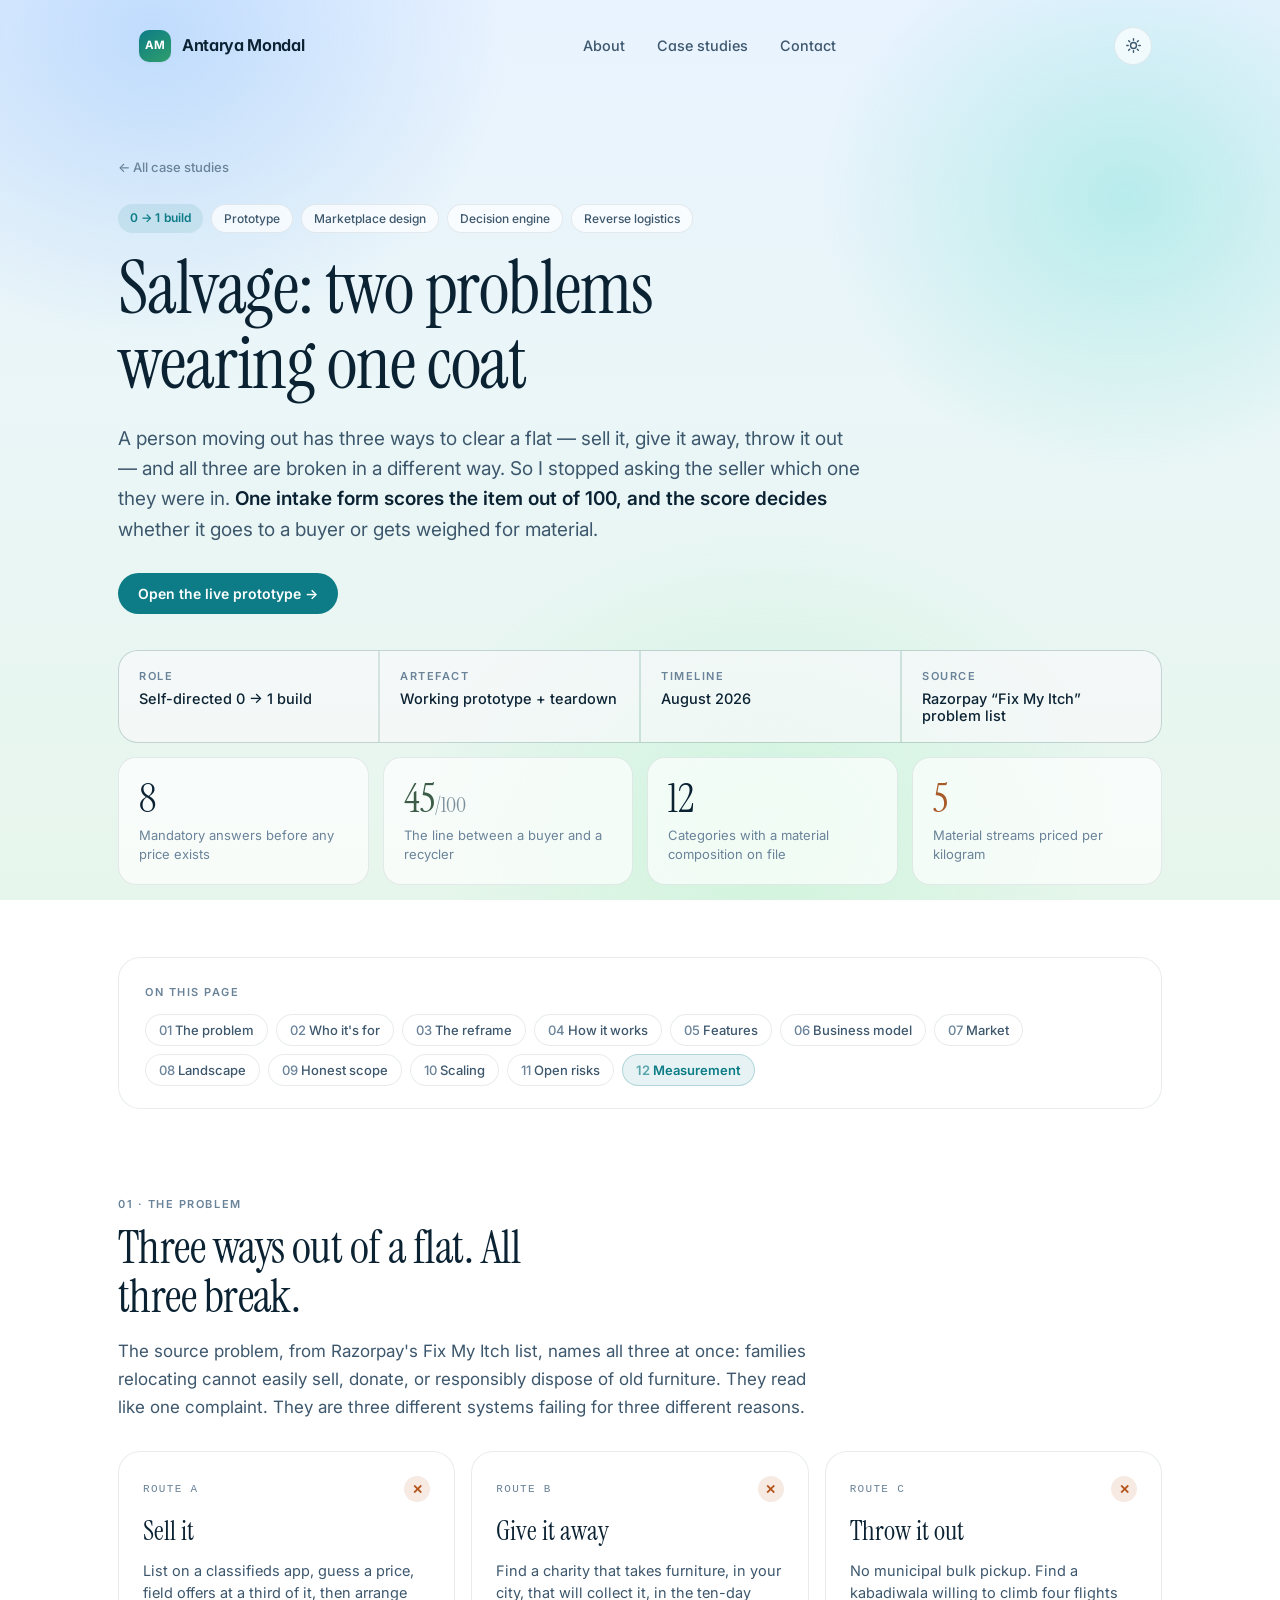
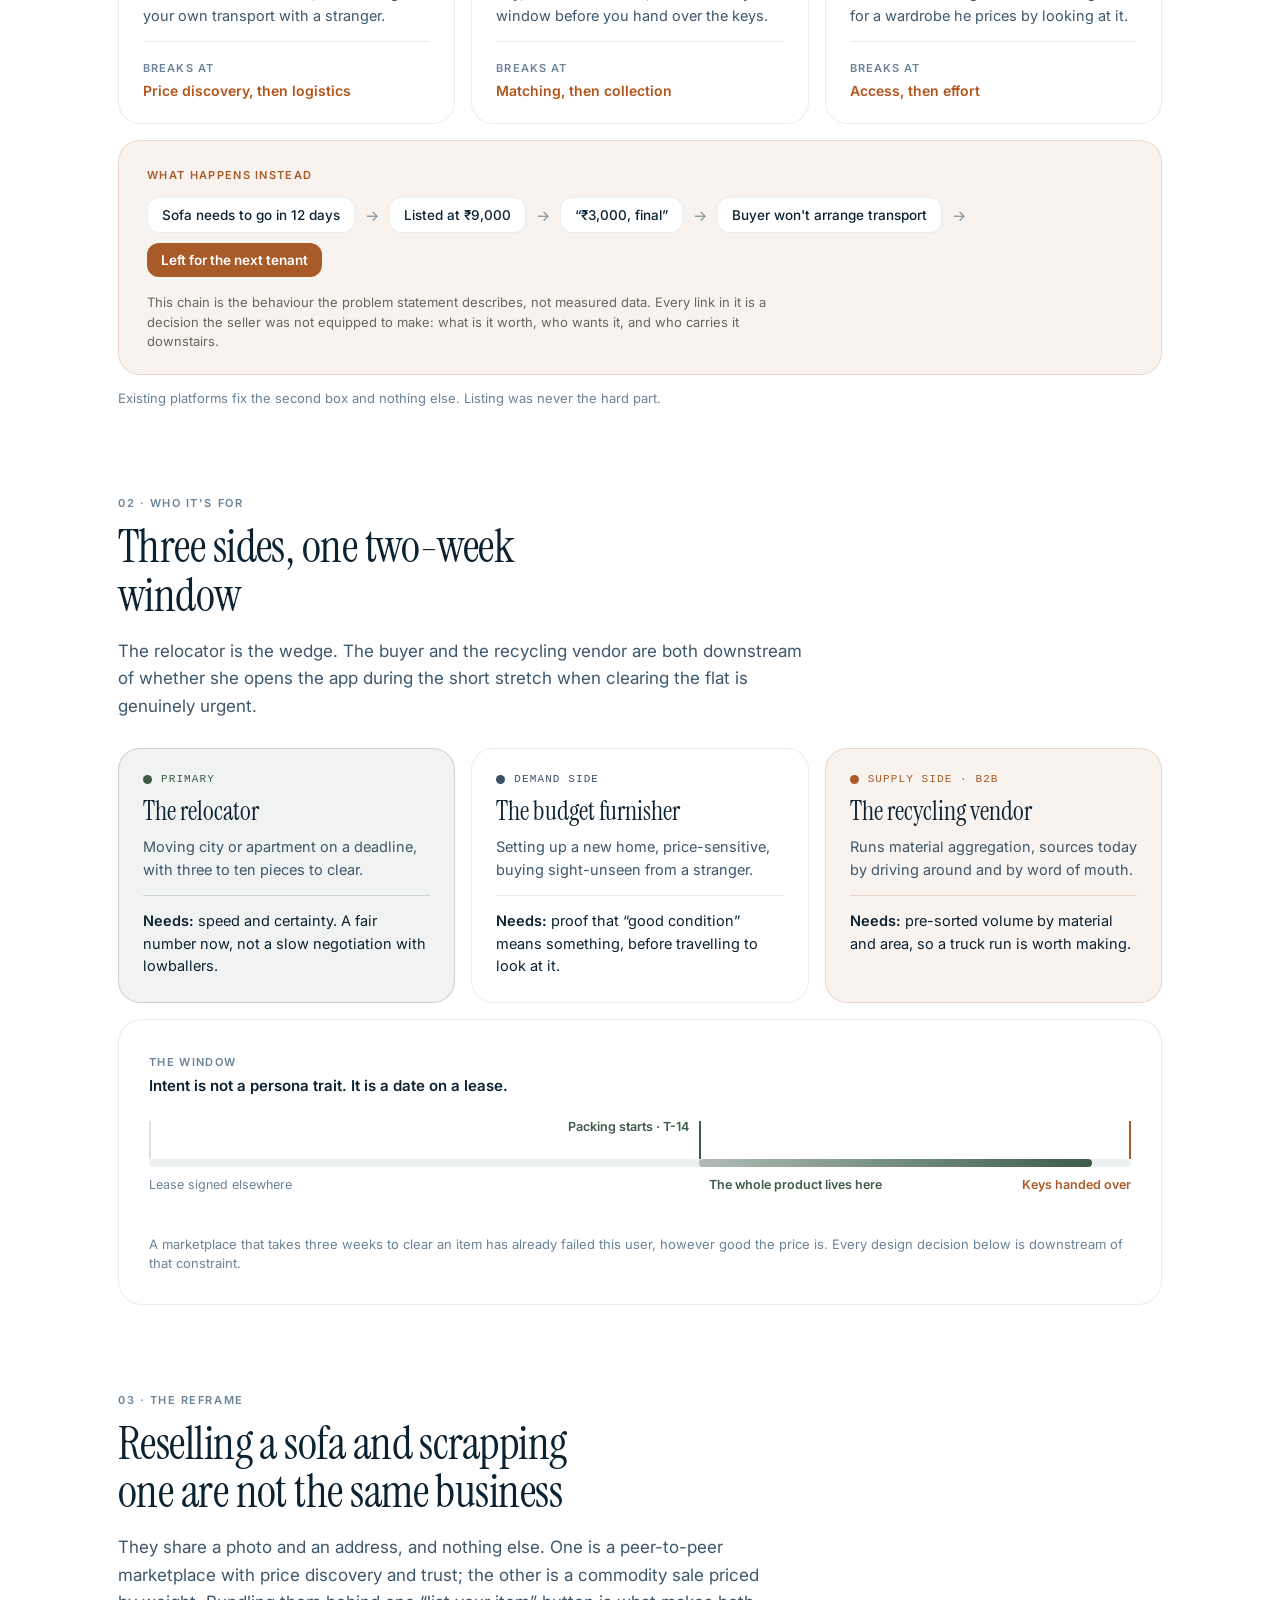
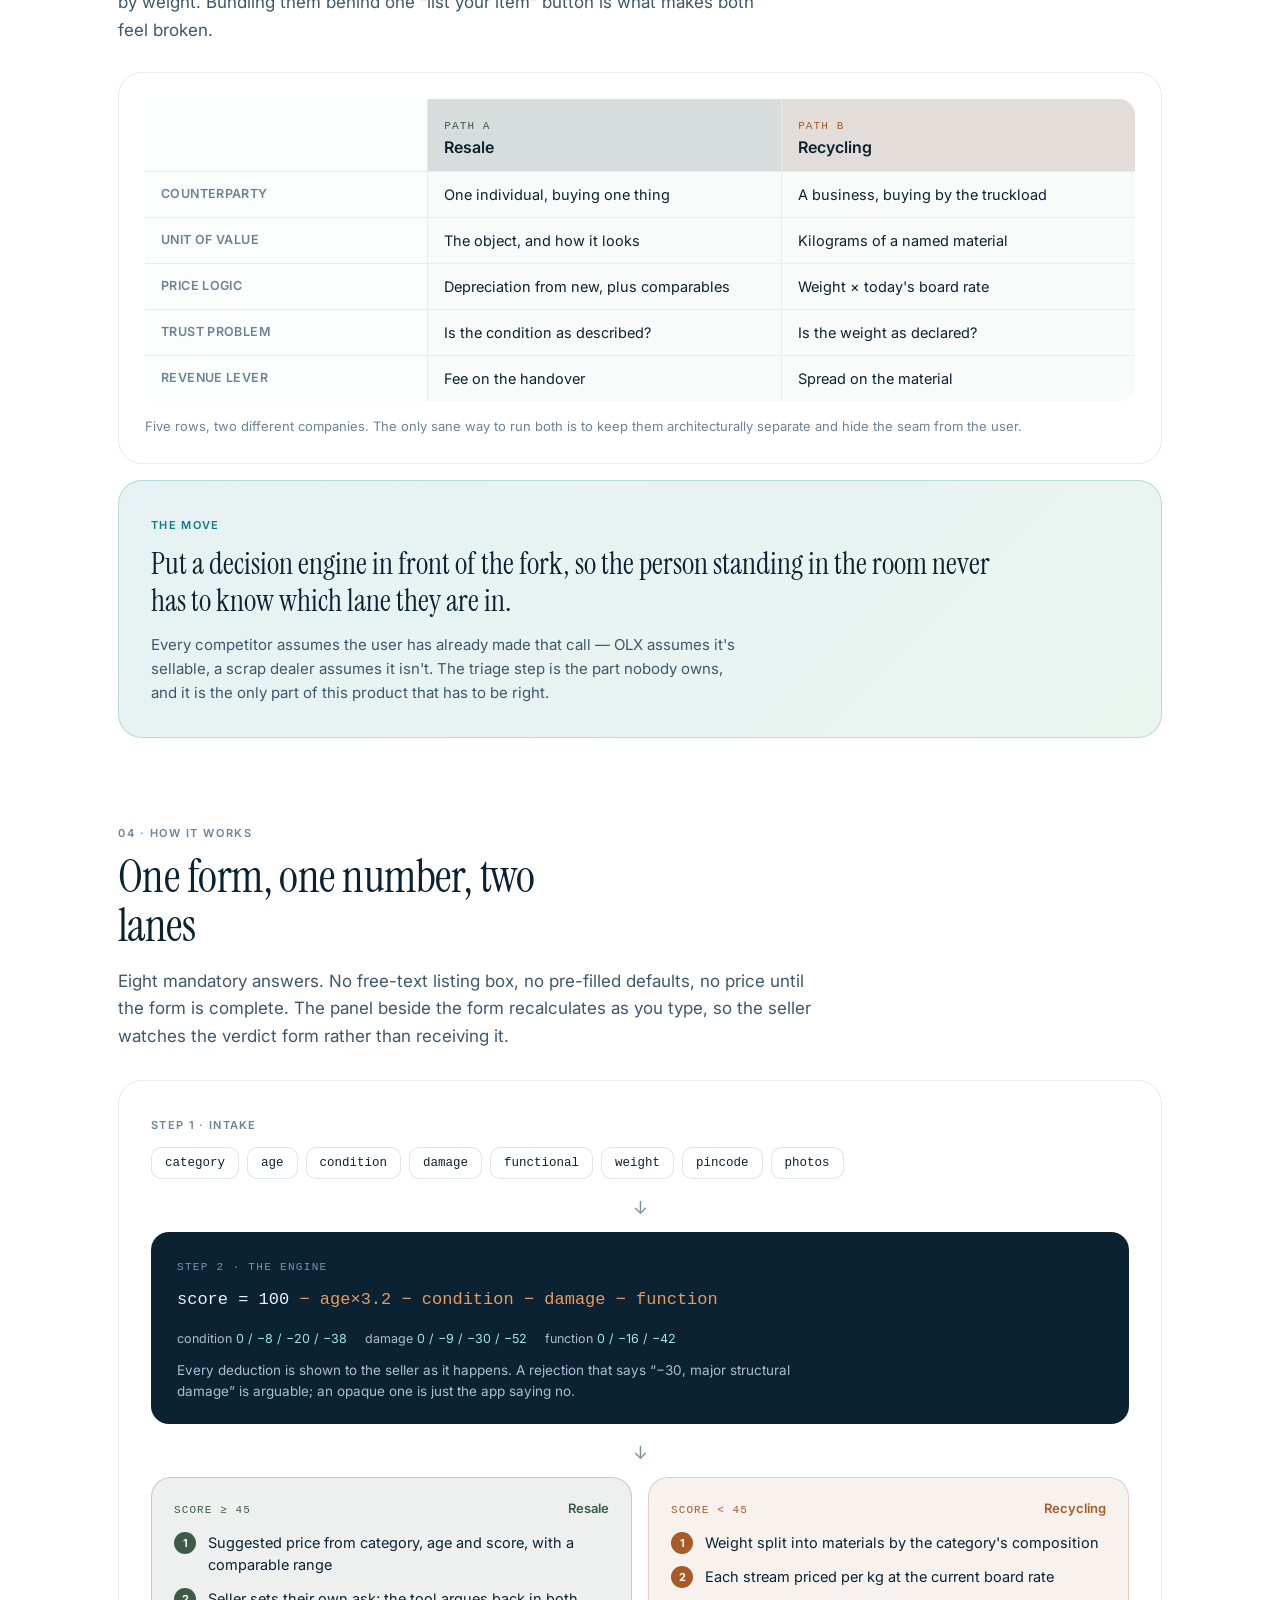
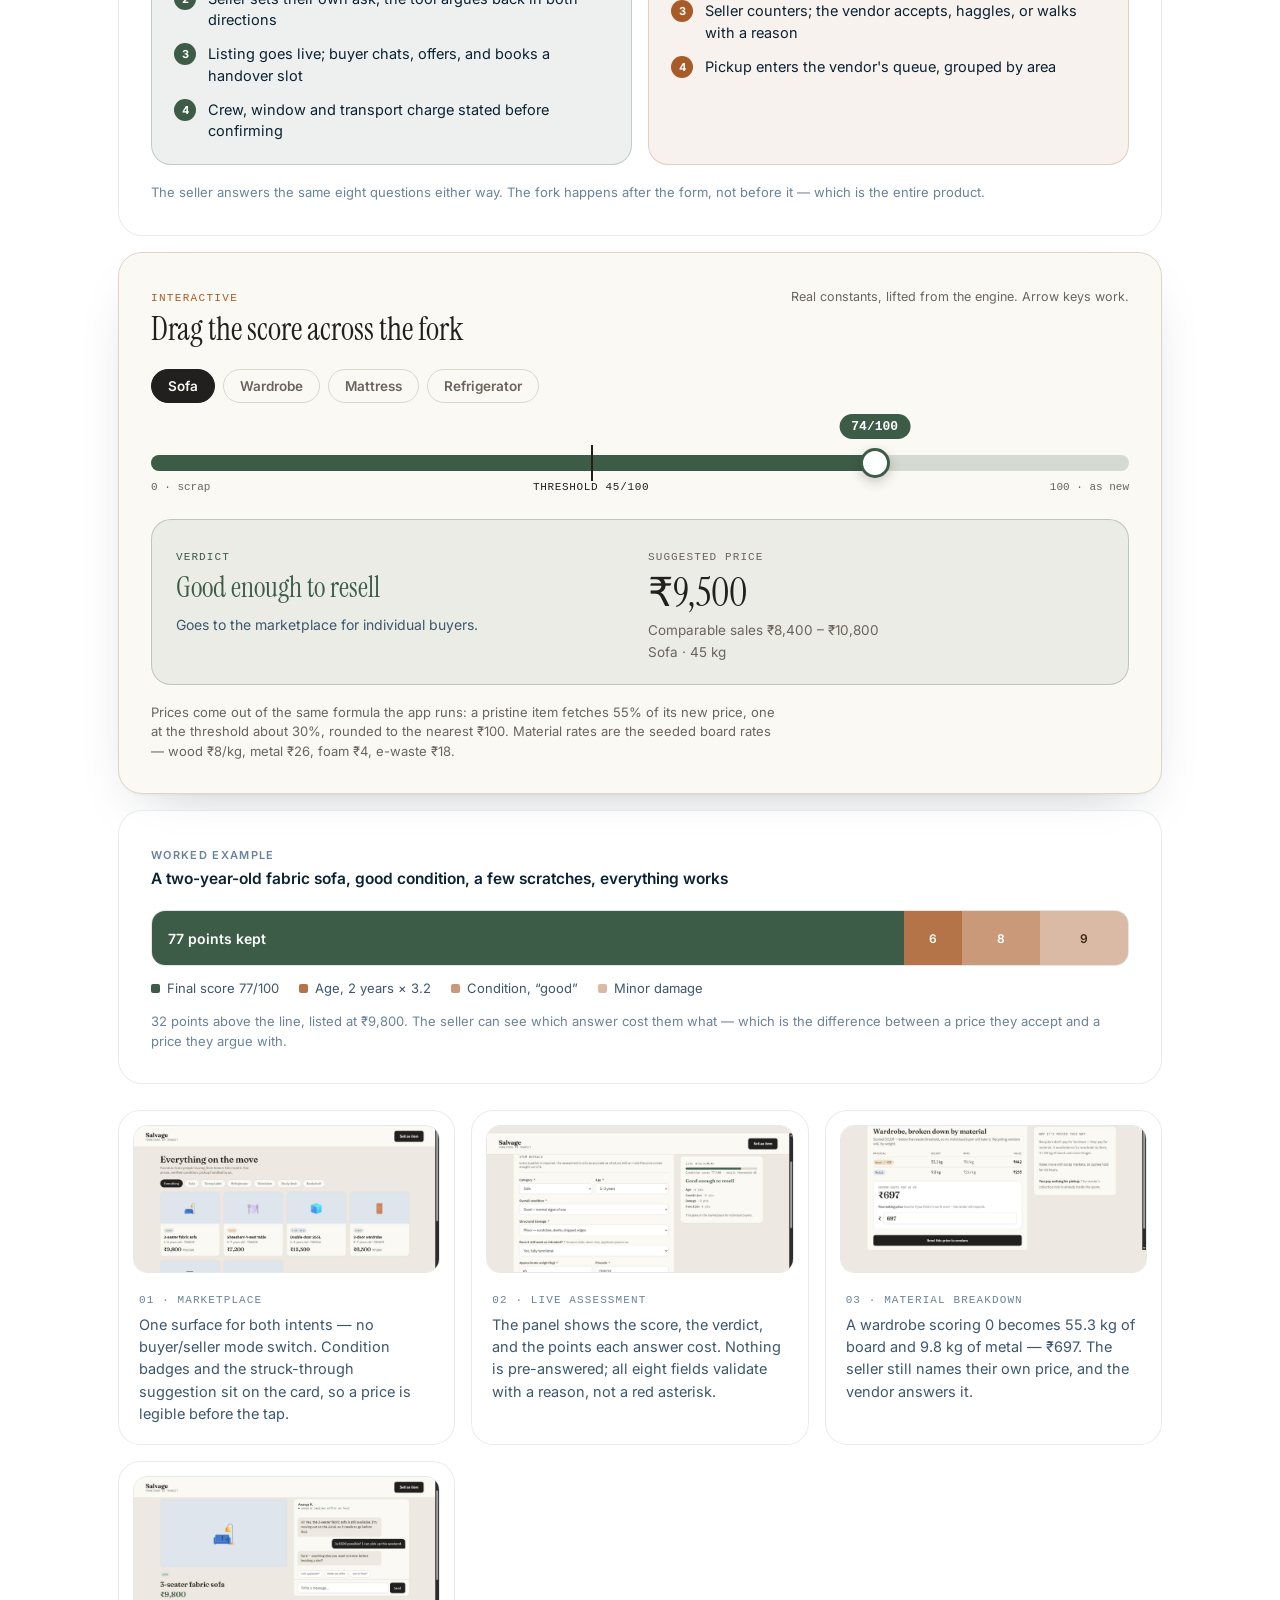
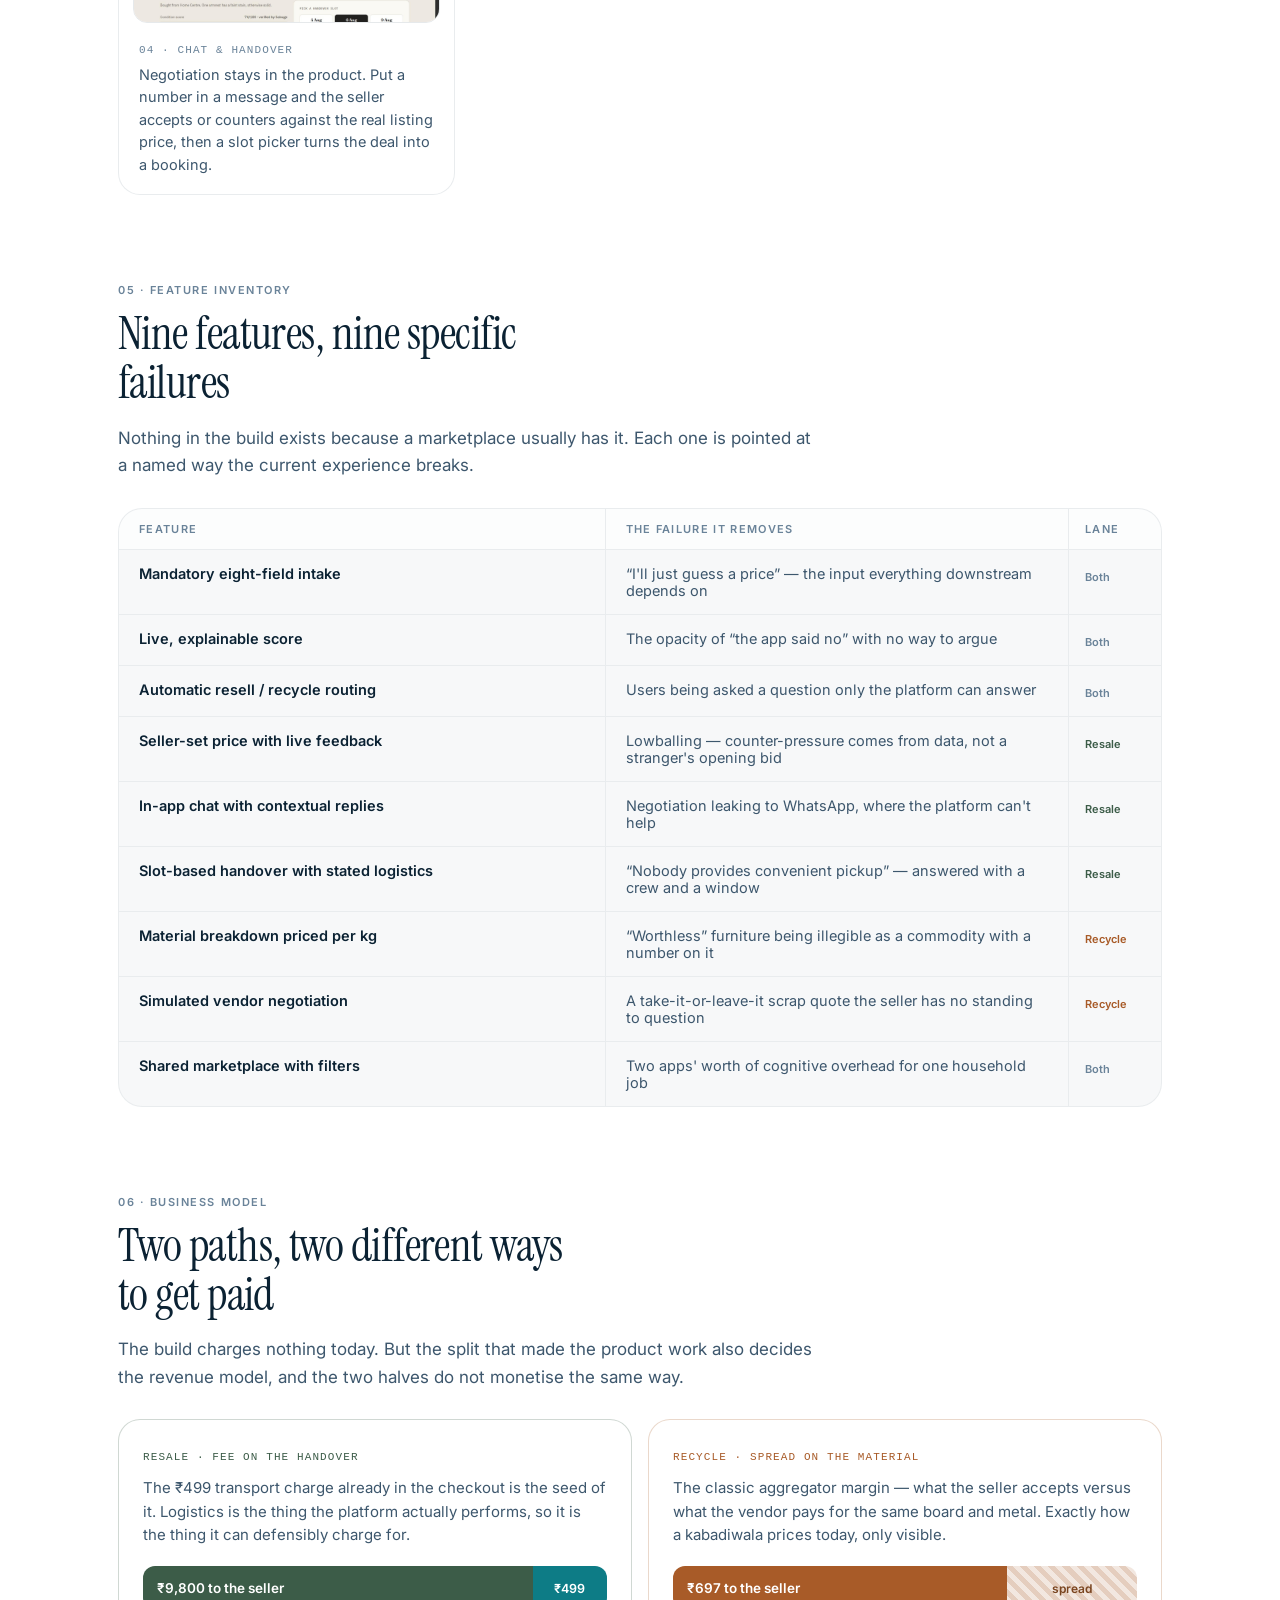
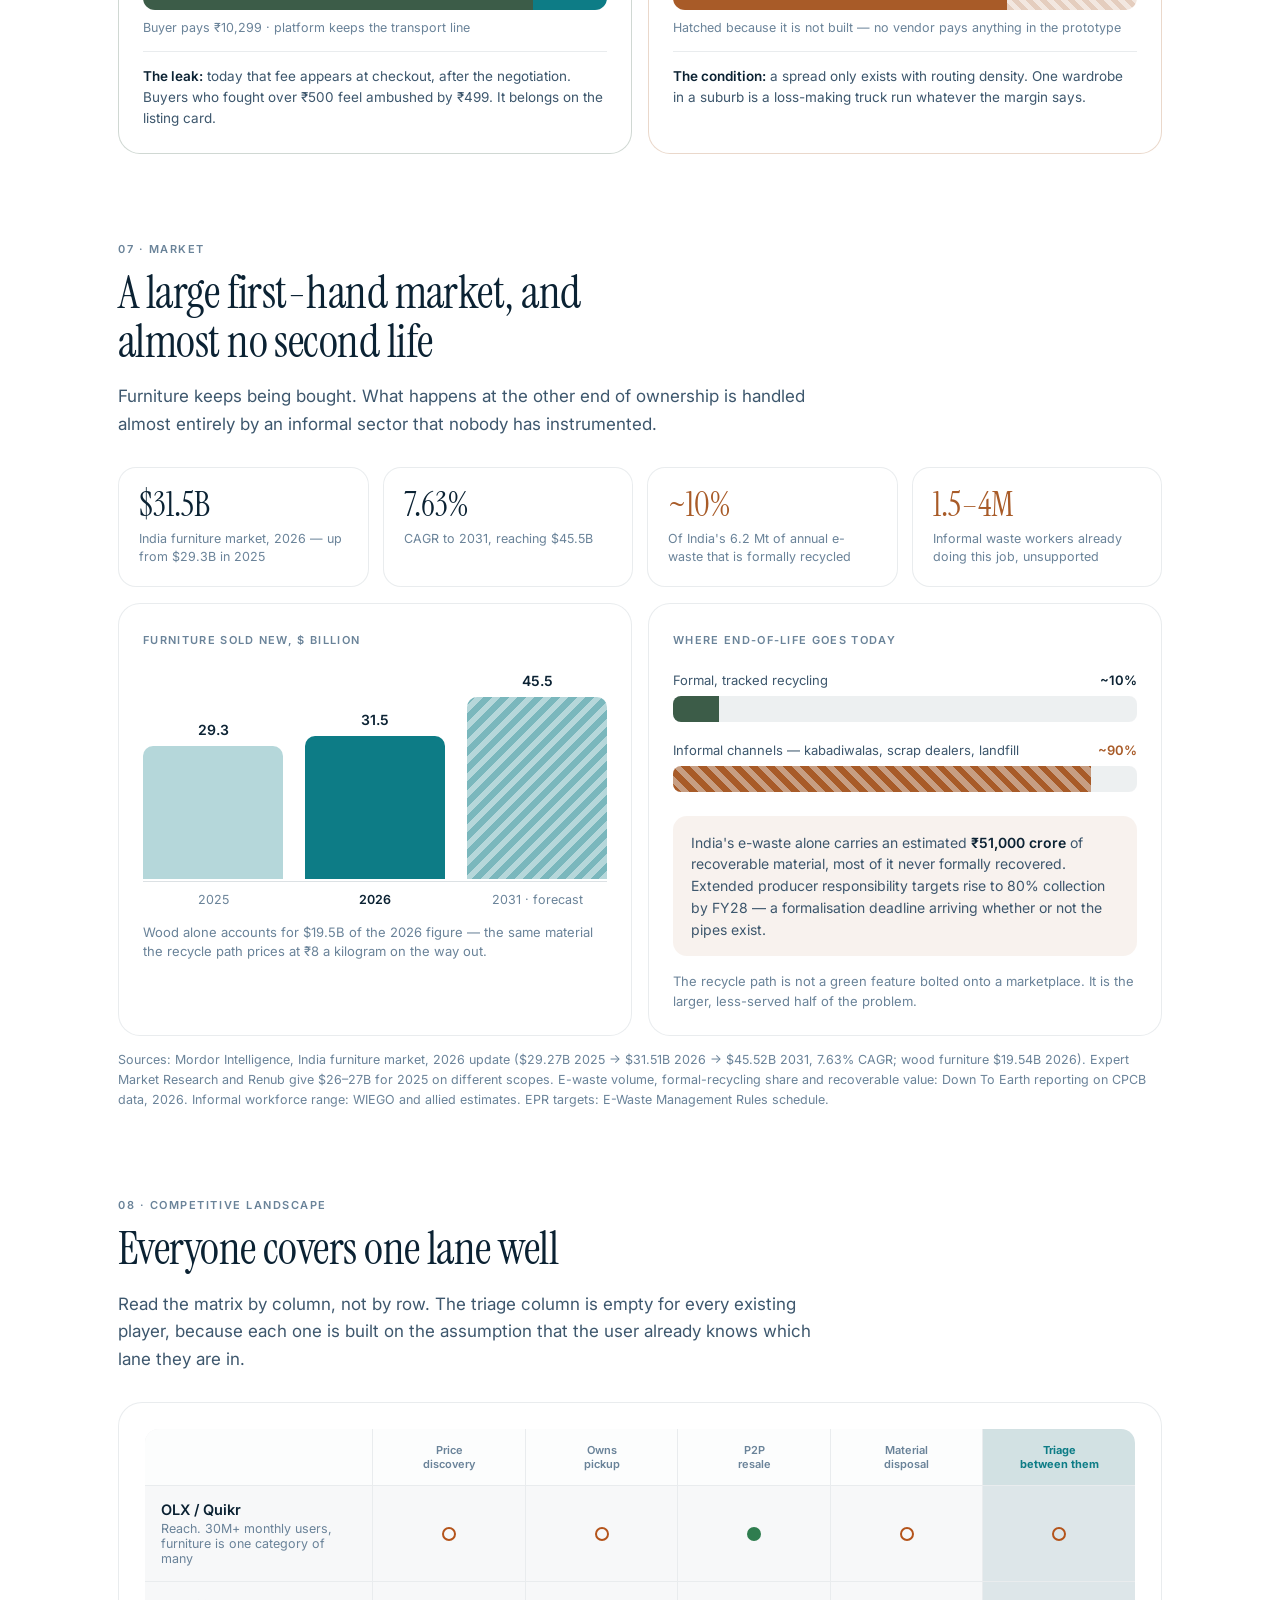
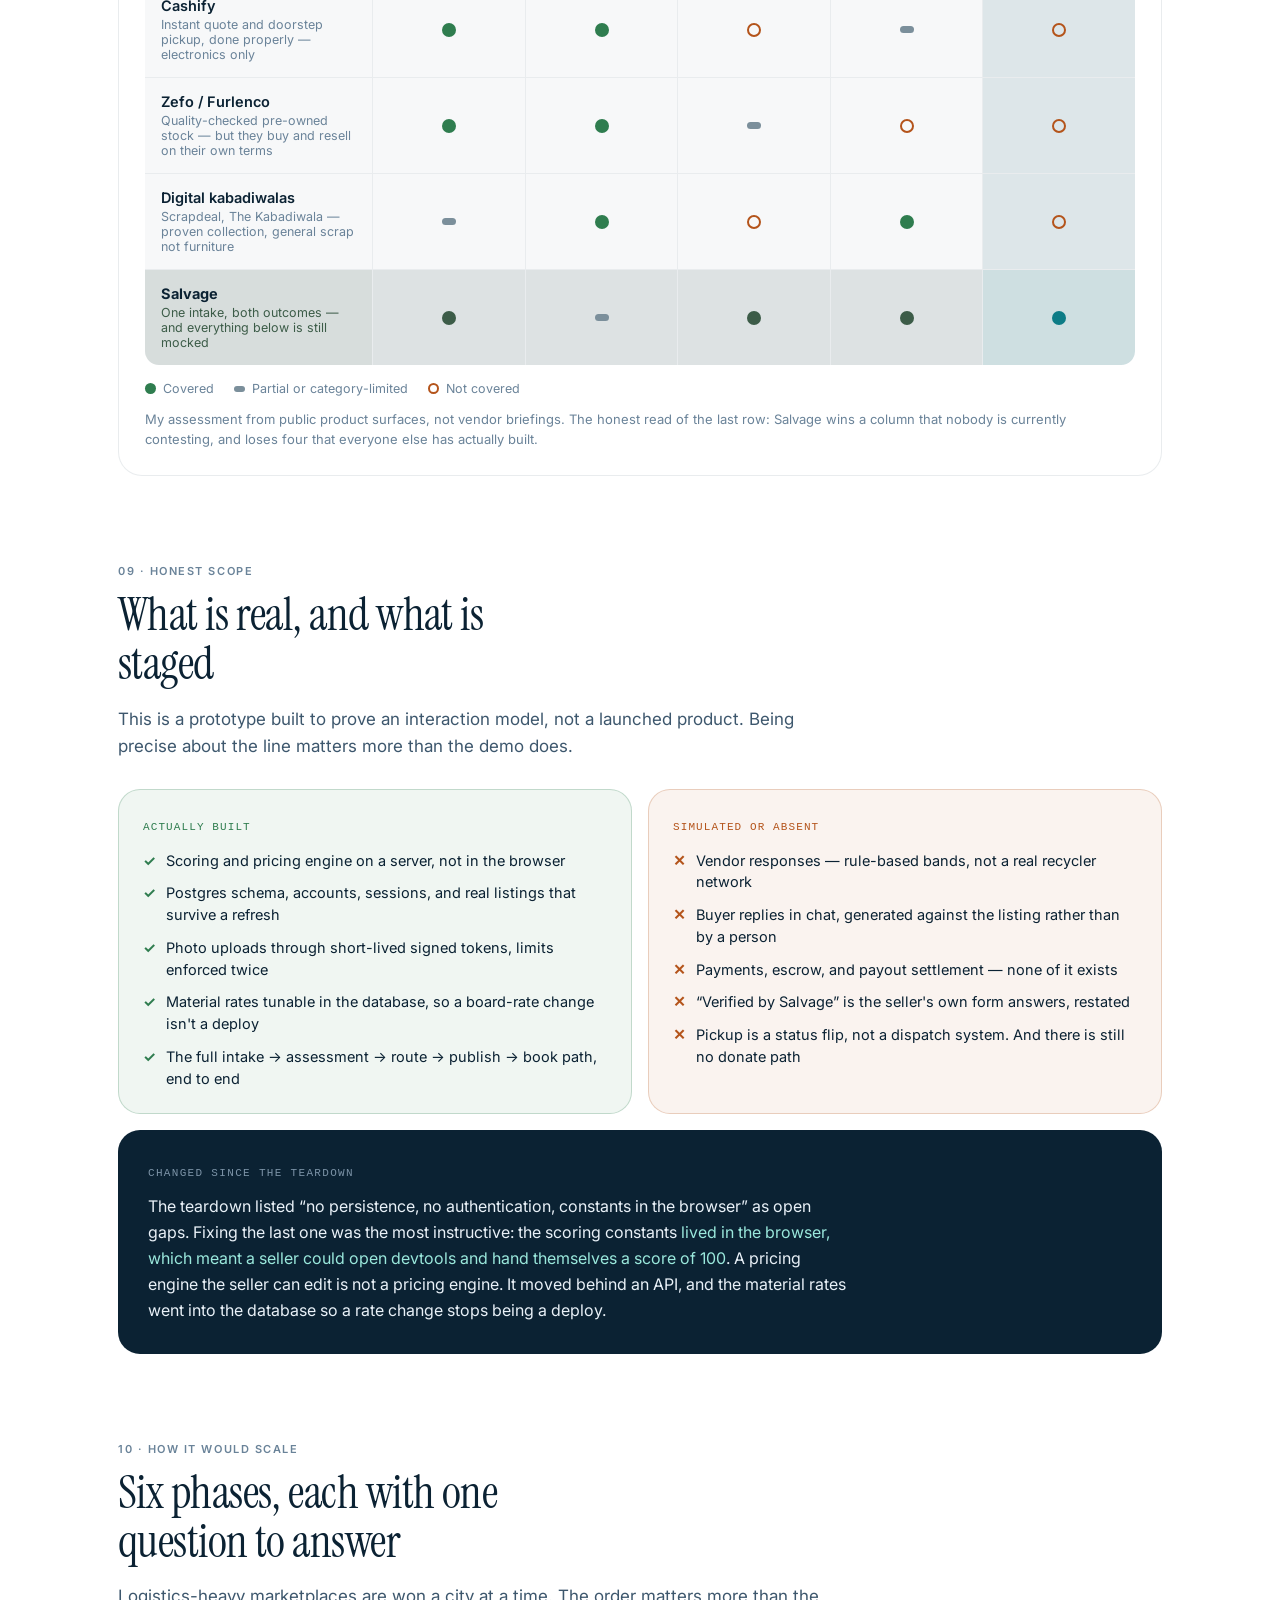
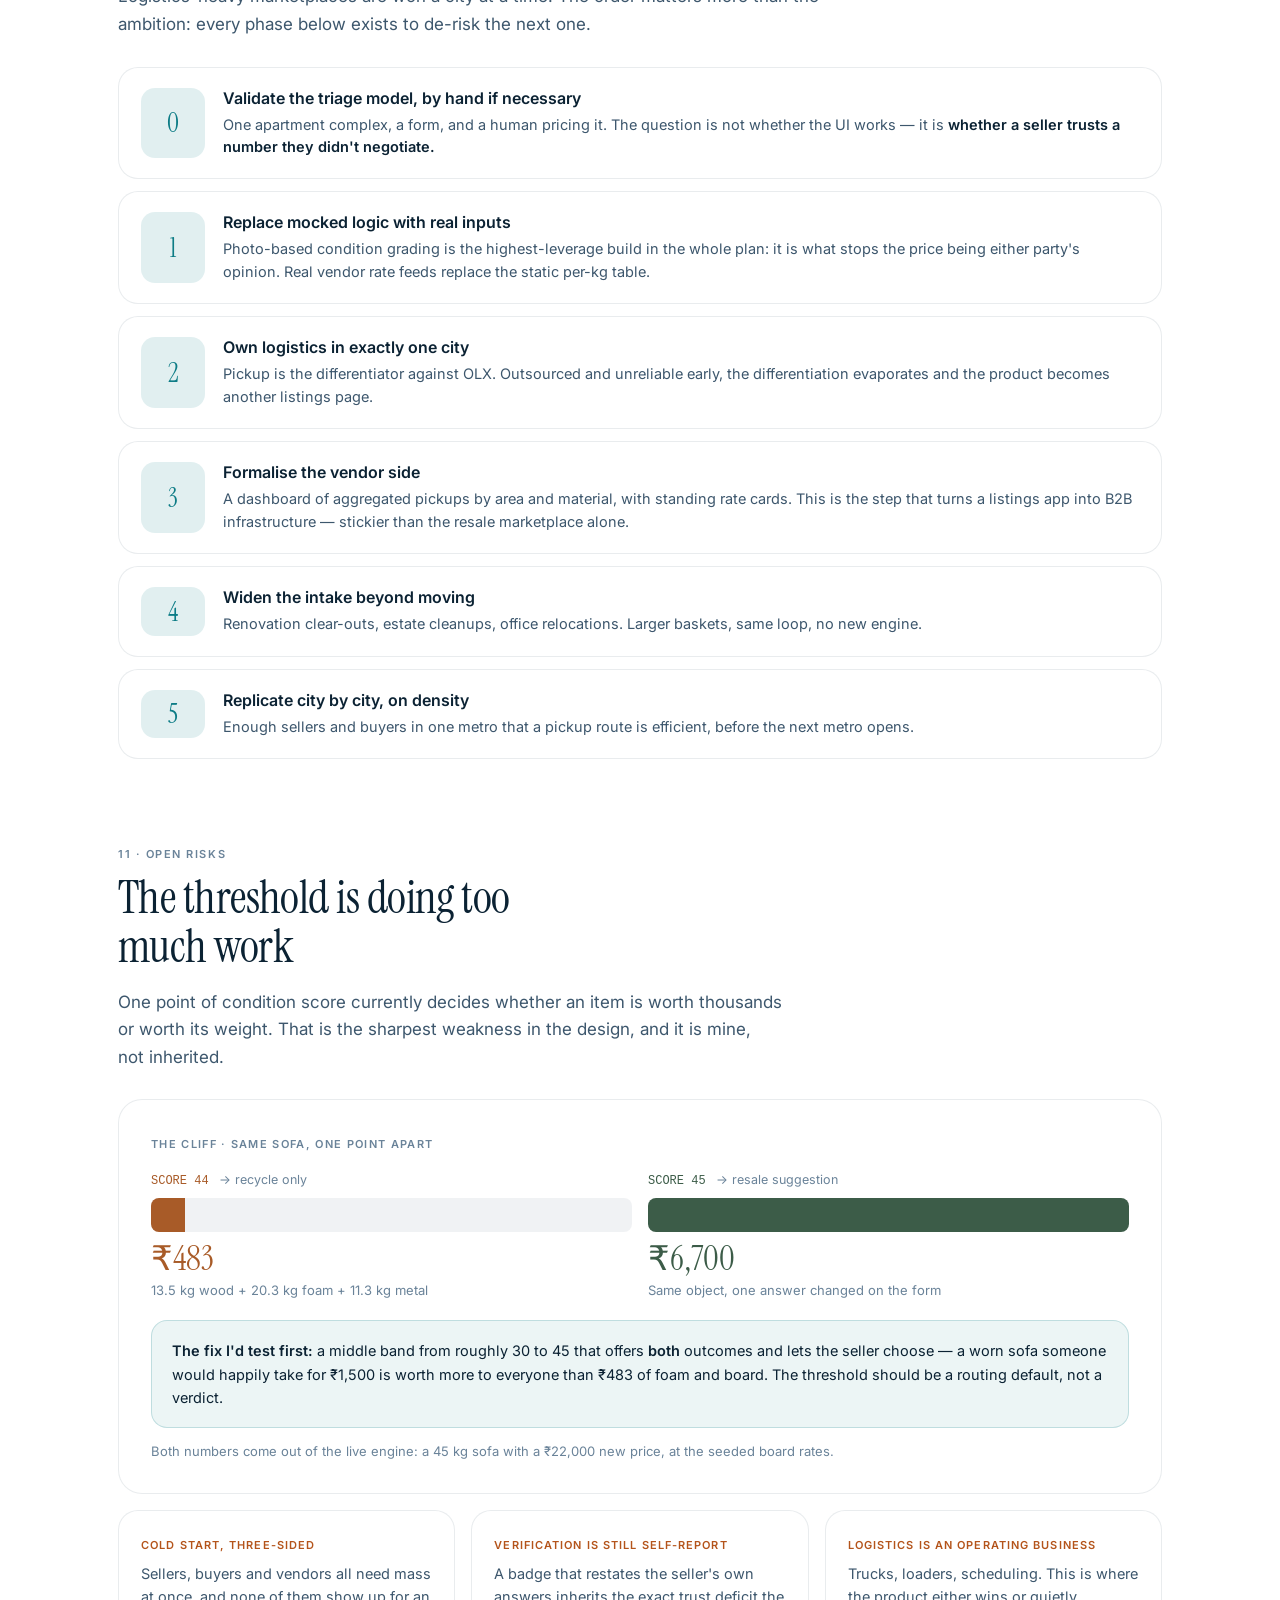
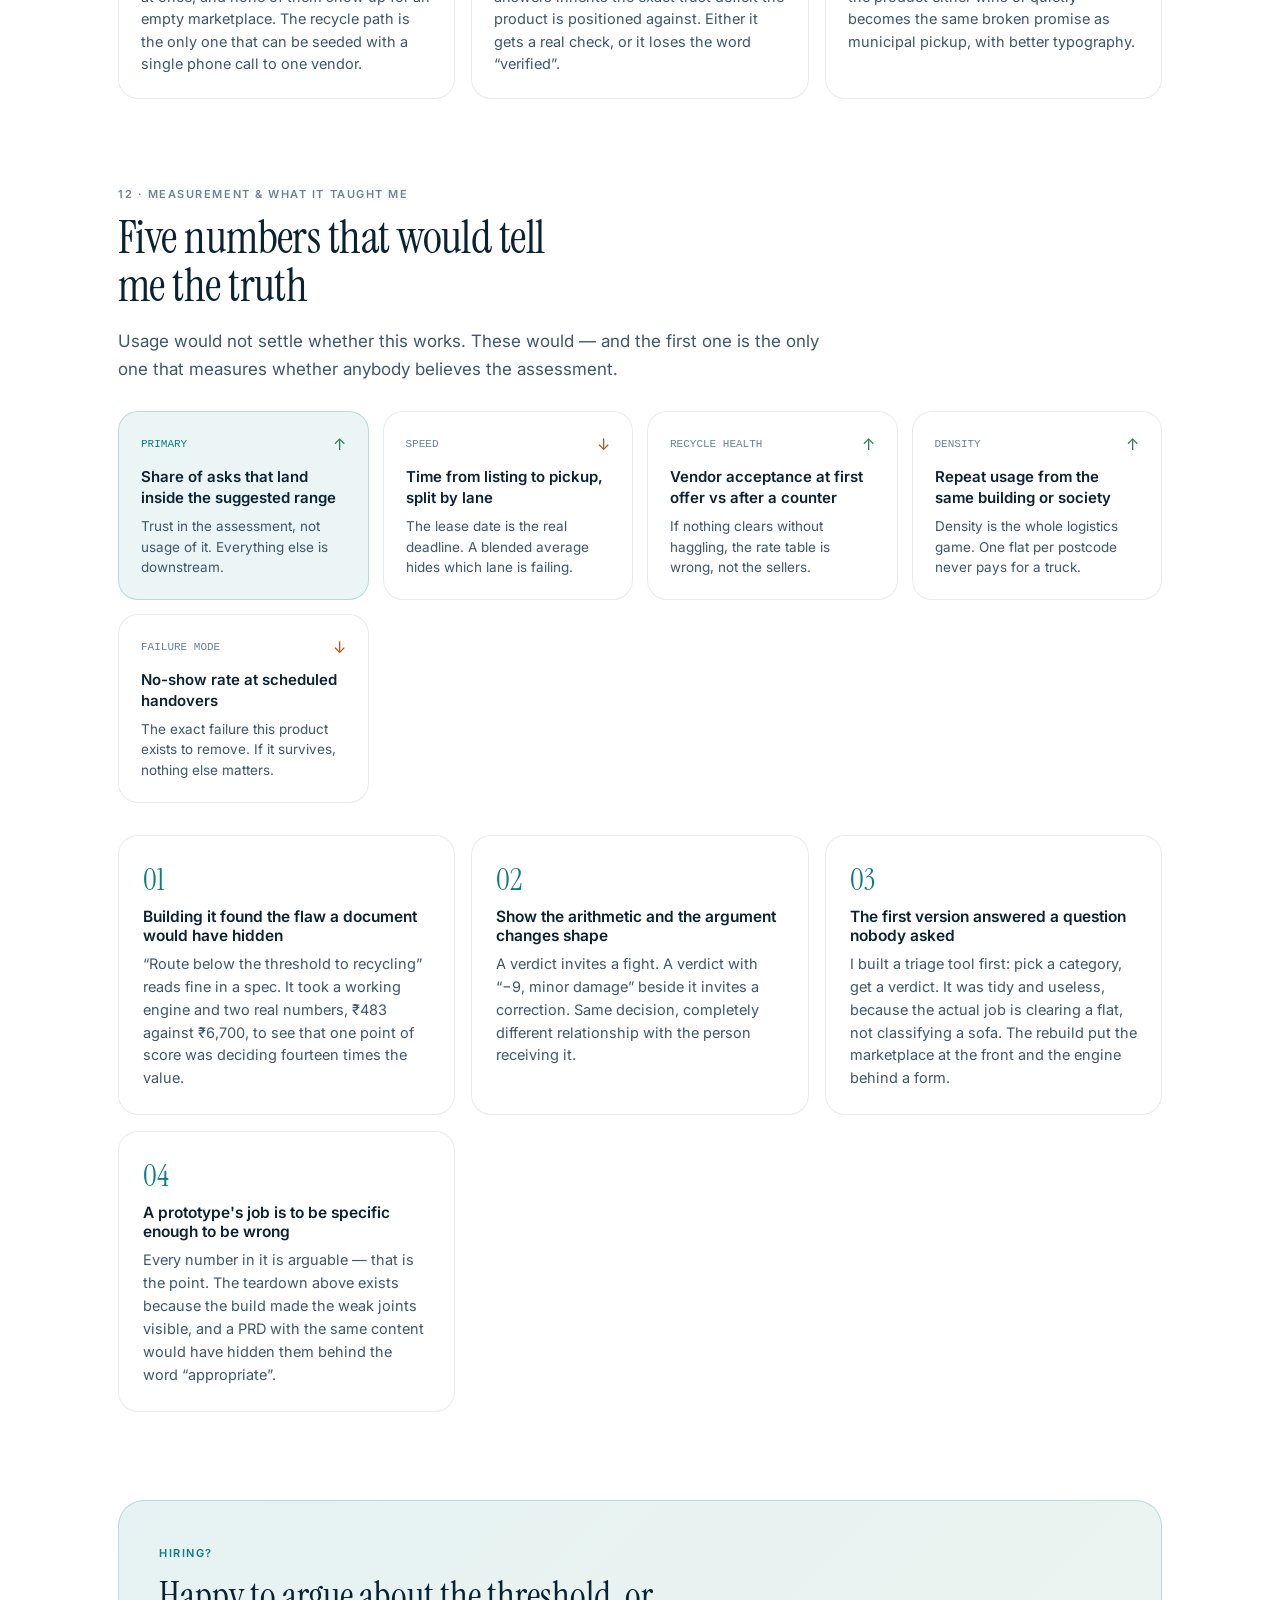
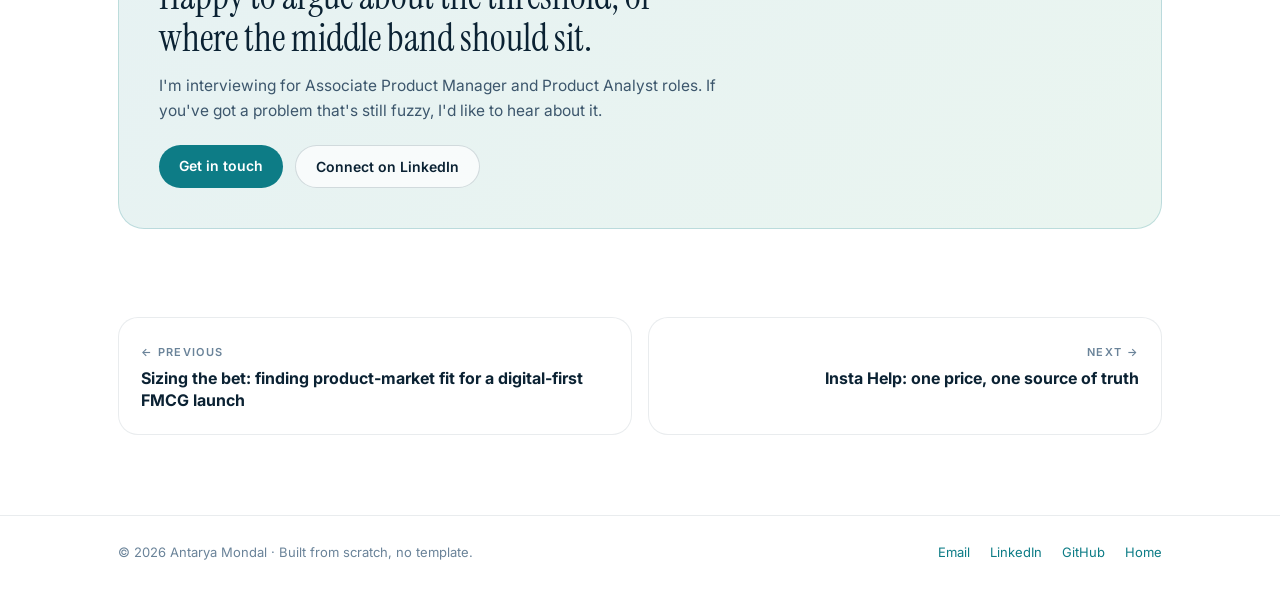
<file: work/salvage-two-problems.html>
<!DOCTYPE html>
<html lang="en" class="no-js">
<head>
<meta charset="utf-8">
<meta name="viewport" content="width=device-width, initial-scale=1">
<title>Salvage: two problems wearing one coat &mdash; Antarya Mondal</title>
<meta name="description" content="Salvage — a 0 to 1 prototype for clearing furniture during a move. One intake form scores the item and routes it to resale or material recycling, with pickup handled either way.">
<meta name="author" content="Antarya Mondal">
<meta name="theme-color" content="#e9f3ff" media="(prefers-color-scheme: light)">
<meta name="theme-color" content="#08131f" media="(prefers-color-scheme: dark)">

<meta property="og:type" content="article">
<meta property="og:title" content="Salvage: two problems wearing one coat">
<meta property="og:description" content="A 0→1 prototype for clearing furniture during a move. One intake form scores the item and routes it to resale or material recycling.">
<meta name="twitter:card" content="summary_large_image">

<link rel="icon" href="data:image/svg+xml,%3Csvg xmlns='http://www.w3.org/2000/svg' viewBox='0 0 64 64'%3E%3Crect width='64' height='64' rx='16' fill='%230d7c86'/%3E%3Ctext x='32' y='43' font-family='Georgia,serif' font-size='30' fill='white' text-anchor='middle'%3EAM%3C/text%3E%3C/svg%3E">

<link rel="preconnect" href="https://fonts.googleapis.com">
<link rel="preconnect" href="https://fonts.gstatic.com" crossorigin>
<link href="https://fonts.googleapis.com/css2?family=Inter:wght@400;500;600;700&family=Instrument+Serif:ital@0;1&display=swap" rel="stylesheet">

<script>
  // Applied before paint so the correct theme renders immediately.
  (function () {
    try {
      var saved = localStorage.getItem("am-theme");
      document.documentElement.setAttribute("data-theme", saved || "light");
    } catch (e) {
      document.documentElement.setAttribute("data-theme", "light");
    }
  })();
</script>

<style>
/* Page palette. Every colour that differs between the supplied light and
   dark designs is a token here; the ~20 that were identical in both stayed
   literal in the markup — mostly the deliberately dark "engine" panels,
   which keep their own light-on-dark text in either theme. */
:root {
  --sv-01: rgba(96,165,250,0.30);
  --sv-02: rgba(45,212,191,0.26);
  --sv-03: rgba(134,239,172,0.24);
  --sv-04: rgba(255,255,255,0.62);
  --sv-05: rgba(11,43,66,0.09);
  --sv-06: #0b2233;
  --sv-07: #0d7c86;
  --sv-08: #fff;
  --sv-09: #3d576d;
  --sv-10: #6a8399;
  --sv-11: rgba(13,124,134,0.10);
  --sv-12: rgba(255,255,255,0.7);
  --sv-13: rgba(255,255,255,0.72);
  --sv-14: rgba(255,255,255,0.68);
  --sv-15: #3C5C48;
  --sv-16: #7b8f9b;
  --sv-17: #A85B28;
  --sv-18: rgba(255,255,255,0.8);
  --sv-19: rgba(13,124,134,0.24);
  --sv-20: rgba(180,84,27,0.12);
  --sv-21: #b4541b;
  --sv-22: rgba(168,91,40,0.07);
  --sv-23: rgba(168,91,40,0.18);
  --sv-24: #fff;
  --sv-25: #fff;
  --sv-26: #6a645d;
  --sv-27: rgba(60,92,72,0.07);
  --sv-28: rgba(60,92,72,0.22);
  --sv-29: rgba(60,92,72,0.2);
  --sv-30: #3A5069;
  --sv-31: rgba(168,91,40,0.2);
  --sv-32: rgba(11,43,66,0.07);
  --sv-33: rgba(60,92,72,0.35);
  --sv-34: rgba(11,43,66,0.14);
  --sv-35: rgba(255,255,255,0.9);
  --sv-36: rgba(60,92,72,0.10);
  --sv-37: rgba(168,91,40,0.10);
  --sv-38: rgba(47,158,107,0.10);
  --sv-39: rgba(13,124,134,0.22);
  --sv-40: rgba(11,43,66,0.12);
  --sv-41: #0b2233;
  --sv-42: rgba(60,92,72,0.09);
  --sv-43: rgba(60,92,72,0.24);
  --sv-44: rgba(168,91,40,0.08);
  --sv-45: rgba(168,91,40,0.24);
  --sv-46: #FBF9F4;
  --sv-47: #dcd6c9;
  --sv-48: rgba(11,34,51,0.04);
  --sv-49: rgba(11,34,51,0.28);
  --sv-50: #22201E;
  --sv-51: rgba(168,91,40,0.20);
  --sv-52: rgba(60,92,72,0.20);
  --sv-53: rgba(34,32,30,0.22);
  --sv-54: rgba(60,92,72,0.08);
  --sv-55: rgba(60,92,72,0.26);
  --sv-56: rgba(168,91,40,0.26);
  --sv-57: rgba(168,91,40,0.16);
  --sv-58: rgba(168,91,40,0.85);
  --sv-59: rgba(168,91,40,0.62);
  --sv-60: rgba(168,91,40,0.42);
  --sv-61: #3d2b1b;
  --sv-62: rgba(168,91,40,0.85);
  --sv-63: rgba(168,91,40,0.62);
  --sv-64: rgba(168,91,40,0.42);
  --sv-65: rgba(11,43,66,0.10);
  --sv-66: rgba(168,91,40,0.30);
  --sv-67: rgba(168,91,40,0.14);
  --sv-68: #7a4520;
  --sv-69: rgba(13,124,134,0.30);
  --sv-70: rgba(13,124,134,0.55);
  --sv-71: rgba(168,91,40,0.55);
  --sv-72: #2f7d4f;
  --sv-73: rgba(13,124,134,0.05);
  --sv-74: rgba(13,124,134,0.12);
  --sv-75: rgba(47,125,79,0.07);
  --sv-76: rgba(47,125,79,0.24);
  --sv-77: rgba(180,84,27,0.07);
  --sv-78: rgba(180,84,27,0.24);
  --sv-79: rgba(11,43,66,0.06);
  --sv-80: rgba(13,124,134,0.08);
  --sv-81: rgba(13,124,134,0.2);
  --sv-82: rgba(11,43,66,0.16);
  --sv-83: rgba(255,255,255,0.4);
  --sv-84: #FBF9F4;
  --sv-85: #dcd6c9;
}

:root[data-theme="dark"] {
  --sv-01: rgba(56,130,246,0.26);
  --sv-02: rgba(45,212,191,0.22);
  --sv-03: rgba(34,197,94,0.16);
  --sv-04: rgba(255,255,255,0.035);
  --sv-05: rgba(255,255,255,0.10);
  --sv-06: #e9f1f8;
  --sv-07: #5ed6c6;
  --sv-08: #04201f;
  --sv-09: #a9bfd0;
  --sv-10: #7d94a8;
  --sv-11: rgba(94,214,198,0.10);
  --sv-12: rgba(255,255,255,0.06);
  --sv-13: rgba(255,255,255,0.06);
  --sv-14: rgba(255,255,255,0.045);
  --sv-15: #6ee7a8;
  --sv-16: #7d94a8;
  --sv-17: #e89a5f;
  --sv-18: rgba(255,255,255,0.05);
  --sv-19: rgba(94,214,198,0.24);
  --sv-20: rgba(232,154,95,0.12);
  --sv-21: #e89a5f;
  --sv-22: rgba(232,154,95,0.07);
  --sv-23: rgba(232,154,95,0.18);
  --sv-24: rgba(255,255,255,0.07);
  --sv-25: #26150a;
  --sv-26: #9fb0b8;
  --sv-27: rgba(110,231,168,0.07);
  --sv-28: rgba(110,231,168,0.22);
  --sv-29: rgba(110,231,168,0.2);
  --sv-30: #8fb3d9;
  --sv-31: rgba(232,154,95,0.2);
  --sv-32: rgba(255,255,255,0.08);
  --sv-33: rgba(110,231,168,0.35);
  --sv-34: rgba(255,255,255,0.16);
  --sv-35: rgba(255,255,255,0.07);
  --sv-36: rgba(110,231,168,0.10);
  --sv-37: rgba(232,154,95,0.10);
  --sv-38: rgba(110,231,168,0.10);
  --sv-39: rgba(94,214,198,0.22);
  --sv-40: rgba(255,255,255,0.13);
  --sv-41: #0f2733;
  --sv-42: rgba(110,231,168,0.09);
  --sv-43: rgba(110,231,168,0.24);
  --sv-44: rgba(232,154,95,0.08);
  --sv-45: rgba(232,154,95,0.24);
  --sv-46: #0e1c22;
  --sv-47: rgba(255,255,255,0.13);
  --sv-48: rgba(0,0,0,0.3);
  --sv-49: rgba(0,0,0,0.85);
  --sv-50: #e9f1f8;
  --sv-51: rgba(232,154,95,0.20);
  --sv-52: rgba(110,231,168,0.20);
  --sv-53: rgba(0,0,0,0.6);
  --sv-54: rgba(110,231,168,0.08);
  --sv-55: rgba(110,231,168,0.26);
  --sv-56: rgba(232,154,95,0.26);
  --sv-57: rgba(232,154,95,0.16);
  --sv-58: rgba(232,154,95,0.92);
  --sv-59: rgba(232,154,95,0.68);
  --sv-60: rgba(232,154,95,0.44);
  --sv-61: #26150a;
  --sv-62: rgba(232,154,95,0.85);
  --sv-63: rgba(232,154,95,0.62);
  --sv-64: rgba(232,154,95,0.42);
  --sv-65: rgba(255,255,255,0.11);
  --sv-66: rgba(232,154,95,0.30);
  --sv-67: rgba(232,154,95,0.14);
  --sv-68: #e89a5f;
  --sv-69: rgba(94,214,198,0.30);
  --sv-70: rgba(94,214,198,0.55);
  --sv-71: rgba(232,154,95,0.55);
  --sv-72: #6ee7a8;
  --sv-73: rgba(94,214,198,0.05);
  --sv-74: rgba(94,214,198,0.12);
  --sv-75: rgba(110,231,168,0.07);
  --sv-76: rgba(110,231,168,0.24);
  --sv-77: rgba(232,154,95,0.07);
  --sv-78: rgba(232,154,95,0.24);
  --sv-79: rgba(255,255,255,0.08);
  --sv-80: rgba(94,214,198,0.08);
  --sv-81: rgba(94,214,198,0.2);
  --sv-82: rgba(255,255,255,0.20);
  --sv-83: rgba(255,255,255,0.02);
  --sv-84: #0b1a22;
  --sv-85: rgba(255,255,255,0.22);
}
</style>

<style>
  /* Page-level base, from the supplied designs. */
  *, *::before, *::after { box-sizing: border-box; }
  html { scroll-behavior: smooth; }
  body {
    margin: 0;
    background: linear-gradient(180deg, var(--sv-bg-1) 0%, var(--sv-bg-2) 46%, var(--sv-bg-3) 100%);
    background-attachment: fixed;
    color: var(--sv-06);
    font-family: "Inter", -apple-system, BlinkMacSystemFont, "Segoe UI", Roboto, sans-serif;
    -webkit-font-smoothing: antialiased;
    font-size: 16px;
  }
  :root { --sv-bg-1: #e9f3ff; --sv-bg-2: #eaf6f7; --sv-bg-3: #e7f6ec; }
  :root[data-theme="dark"] { --sv-bg-1: #08131f; --sv-bg-2: #08181f; --sv-bg-3: #071a17; }

  h1, h2, h3, h4, p, ul, ol, dl, dd, dt, figure { margin: 0; padding: 0; }
  ul, ol { list-style: none; }
  :root { --sv-link-hover: #0a626b; }
  :root[data-theme="dark"] { --sv-link-hover: #8ae7da; }
  a { color: var(--sv-07); text-decoration: none; }
  a:hover { color: var(--sv-link-hover); }
  img, svg { max-width: 100%; }
  section[id] { scroll-margin-top: 88px; }
  ::selection { background: var(--sv-07); color: var(--sv-08); }
  :focus-visible { outline: 2px solid var(--sv-07); outline-offset: 3px; }

  .skip-link { position: absolute; left: -9999px; }
  .skip-link:focus {
    left: 12px; top: 12px; z-index: 200; padding: 10px 16px;
    background: var(--sv-07); color: var(--sv-08);
    font: 500 14px/1 "Inter", sans-serif; border-radius: 8px;
  }

  /* The jump list highlights the section you are actually in (main.js).
     The design ships "04" pre-highlighted; these rules take that over so a
     single pill is lit at a time, and reset to none until you scroll. */
  .toc a { background: var(--sv-18) !important; border-color: var(--sv-05) !important;
    color: var(--sv-09) !important; font-weight: 500 !important; }
  .toc a span { color: var(--sv-10) !important; opacity: 1 !important; }
  .toc a.is-active { background: var(--sv-11) !important; border-color: var(--sv-19) !important;
    color: var(--sv-07) !important; font-weight: 600 !important; }
  .toc a.is-active span { color: inherit !important; opacity: 0.65 !important; }

  /* The interactive figure. Chip appearance is CSS, not script, so the
     control still looks right before main.js runs — or if it never does. */
  [data-sv-widget] [hidden] { display: none !important; }
  [data-sv-widget] [data-sv-cat] {
    padding: 8px 16px; border-radius: 999px; font-family: inherit;
    font-size: 13.5px; font-weight: 600; cursor: pointer;
    background: transparent; color: var(--sv-26); border: 1px solid var(--sv-85);
  }
  [data-sv-widget] [data-sv-cat][aria-pressed="true"] {
    background: var(--sv-50); color: var(--sv-84); border-color: var(--sv-50);
  }
  [data-sv-knob]:active { cursor: grabbing; }

  @media (max-width: 560px) {
    /* Grid items refuse to shrink past their own min-content unless told
       to, which pushed this table's last column outside a figure that
       clips. Letting the cells shrink and wrap keeps all three visible. */
    /* Three columns on a phone leaves the row label under 70px, which
       splits "COUNTERPARTY" mid-word. So the label takes a full-width row
       of its own and the two paths stay side by side underneath it — the
       comparison is between the paths, and that is what is preserved. */
    [data-sv-paths] { grid-template-columns: minmax(0, 1fr) minmax(0, 1fr) !important; }
    [data-sv-paths] > * { min-width: 0; }
    [data-sv-paths] > :nth-child(1) { display: none; }
    [data-sv-paths] > :nth-child(3n+1) { grid-column: 1 / -1; }

    /* Five columns of material breakdown do not fit a phone. Label and
       value pair up on the first line, weight and rate on the second, and
       the share bar spans the full width beneath them. */
    [data-sv-mat-row] { grid-template-columns: minmax(0, 1fr) auto !important; row-gap: 6px !important; }
    [data-sv-mat-row] > :nth-child(1) { grid-area: 1 / 1; }
    [data-sv-mat-row] > :nth-child(5) { grid-area: 1 / 2; }
    [data-sv-mat-row] > :nth-child(2) { grid-area: 2 / 1; }
    [data-sv-mat-row] > :nth-child(3) { grid-area: 2 / 2; text-align: right; }
    [data-sv-mat-row] > :nth-child(4) { grid-area: 3 / 1 / auto / span 2; }
  }

  @media (prefers-reduced-motion: reduce) { html { scroll-behavior: auto; } }
  @media print {
    * { -webkit-print-color-adjust: exact; print-color-adjust: exact; }
    section, figure { break-inside: avoid; }
    .nav, [data-sv-bg] { display: none !important; }
  }
</style>

<style>
/* Site header, lifted verbatim from assets/css/style.css together with the

   custom properties it needs. The whole sheet is deliberately not loaded:

   its global figure, h1-h4, p and body rules would restyle the case study. */

:root {
  --accent: #0d7c86;
  --accent-2: #2f9e6b;
  --accent-ink: #ffffff;
  --ease: cubic-bezier(0.22, 1, 0.36, 1);
  --font-sans: "Inter", -apple-system, BlinkMacSystemFont, "Segoe UI", Roboto,
    "Helvetica Neue", Arial, sans-serif;
  --gutter: clamp(20px, 5vw, 48px);
  --hairline: rgba(11, 43, 66, 0.09);
  --ink: #0b2233;
  --ink-2: #3d576d;
  --maxw: 1140px;
  --radius: 16px;
  --shadow-lg: 0 1px 2px rgba(11, 34, 51, 0.04), 0 24px 56px -24px rgba(11, 34, 51, 0.30);
  --shadow-md: 0 1px 2px rgba(11, 34, 51, 0.04), 0 10px 24px -14px rgba(11, 34, 51, 0.24);
  --shadow-sm: 0 1px 2px rgba(11, 34, 51, 0.05);
  --surface: rgba(255, 255, 255, 0.68);
  --surface-strong: rgba(255, 255, 255, 0.86);
  --surface-sunk: rgba(255, 255, 255, 0.42);
}

:root[data-theme="dark"] {
  --accent: #5ed6c6;
  --accent-2: #6ee7a8;
  --accent-ink: #04201f;
  --hairline: rgba(255, 255, 255, 0.10);
  --ink: #e9f1f8;
  --ink-2: #a9bfd0;
  --shadow-lg: 0 1px 2px rgba(0, 0, 0, 0.3), 0 28px 60px -28px rgba(0, 0, 0, 0.8);
  --shadow-md: 0 1px 2px rgba(0, 0, 0, 0.3), 0 12px 28px -16px rgba(0, 0, 0, 0.7);
  --shadow-sm: 0 1px 2px rgba(0, 0, 0, 0.3);
  --surface: rgba(255, 255, 255, 0.045);
  --surface-strong: rgba(255, 255, 255, 0.075);
  --surface-sunk: rgba(255, 255, 255, 0.028);
}

/* On every other page the nav inherits these from style.css's body rule.
   Here the body belongs to the case study, so the header re-establishes the
   site's own typographic context for itself only.
   :where() keeps these at zero specificity, matching the bare element
   selectors they stand in for, so the real nav rules still win. */
:where(.nav) {
  color: var(--ink);
  font-family: var(--font-sans);
  font-size: 16px;
  line-height: 1.65;
  font-feature-settings: "cv02", "cv03", "cv04", "cv11";
  -webkit-font-smoothing: antialiased;
  -moz-osx-font-smoothing: grayscale;
}
:where(.nav ul) { margin: 0; padding: 0; }
:where(.nav button) { font: inherit; color: inherit; }
:where(.nav a) { text-decoration: none; }
:where(.nav svg) { display: block; max-width: 100%; }

.wrap {
  width: 100%;
  max-width: var(--maxw);
  margin-inline: auto;
  padding-inline: var(--gutter);
}

.nav {
  position: sticky;
  top: 0;
  z-index: 100;
  padding-block: 16px;
  transition: padding 0.3s var(--ease);
}
.nav.is-stuck { padding-block: 10px; }

.nav-inner {
  display: flex;
  align-items: center;
  justify-content: space-between;
  gap: 18px;
  padding: 9px 9px 9px 20px;
  border-radius: 999px;
  border: 1px solid transparent;
  transition: background 0.3s var(--ease), border-color 0.3s var(--ease),
    box-shadow 0.3s var(--ease), backdrop-filter 0.3s var(--ease);
}
.nav.is-stuck .nav-inner {
  background: var(--surface-strong);
  border-color: var(--hairline);
  box-shadow: var(--shadow-md);
  backdrop-filter: blur(20px) saturate(1.5);
  -webkit-backdrop-filter: blur(20px) saturate(1.5);
}

.brand {
  display: inline-flex;
  align-items: center;
  gap: 11px;
  color: var(--ink);
  font-weight: 650;
  letter-spacing: -0.02em;
  font-size: 1.02rem;
}
.brand:hover { color: var(--ink); }

.brand-mark {
  width: 32px;
  height: 32px;
  border-radius: 10px;
  display: grid;
  place-items: center;
  background: linear-gradient(145deg, var(--accent), var(--accent-2));
  color: var(--accent-ink);
  font-size: 0.72rem;
  font-weight: 700;
  letter-spacing: 0.02em;
  flex: none;
  box-shadow: var(--shadow-sm);
}

.nav-links {
  display: flex;
  align-items: center;
  gap: 4px;
  list-style: none;
}

.nav-links a {
  display: block;
  padding: 8px 14px;
  border-radius: 999px;
  color: var(--ink-2);
  font-size: 0.9rem;
  font-weight: 500;
  transition: color 0.2s var(--ease), background 0.2s var(--ease);
}
.nav-links a:hover {
  color: var(--ink);
  background: var(--surface-sunk);
}

.nav-actions {
  display: flex;
  align-items: center;
  gap: 8px;
}

.icon-btn {
  width: 38px;
  height: 38px;
  display: grid;
  place-items: center;
  border-radius: 50%;
  border: 1px solid var(--hairline);
  background: var(--surface);
  color: var(--ink-2);
  cursor: pointer;
  transition: color 0.2s var(--ease), border-color 0.2s var(--ease),
    transform 0.2s var(--ease);
}
.icon-btn:hover {
  color: var(--accent);
  border-color: var(--accent);
  transform: translateY(-1px);
}
.icon-btn svg { width: 17px; height: 17px; }

.icon-btn .icon-moon { display: none; }
:root[data-theme="dark"] .icon-btn .icon-moon { display: block; }
:root[data-theme="dark"] .icon-btn .icon-sun { display: none; }

.nav-toggle { display: none; }


@media (max-width: 820px) {
  .nav-links {
    position: absolute;
    top: calc(100% + 10px);
    right: var(--gutter);
    left: var(--gutter);
    flex-direction: column;
    align-items: stretch;
    gap: 2px;
    padding: 10px;
    border-radius: var(--radius);
    background: var(--surface-strong);
    border: 1px solid var(--hairline);
    box-shadow: var(--shadow-lg);
    backdrop-filter: blur(20px) saturate(1.5);
    -webkit-backdrop-filter: blur(20px) saturate(1.5);
    opacity: 0;
    visibility: hidden;
    transform: translateY(-8px);
    transition: opacity 0.25s var(--ease), transform 0.25s var(--ease),
      visibility 0.25s;
  }
  .nav-links.is-open {
    opacity: 1;
    visibility: visible;
    transform: none;
  }
  .nav-links a { padding: 11px 14px; border-radius: 10px; font-size: 0.95rem; }

  .nav-toggle { display: grid; }
}
</style>

<!-- Responsive table and wide-figure behaviour. Loaded last so it settles
     the cascade against this page's own inline styles. -->
<link rel="stylesheet" href="../assets/css/responsive.css">
</head>
<body>
<a class="skip-link" href="#main">Skip to content</a>
<div style="position:fixed;inset:0;pointer-events:none;z-index:0;background:radial-gradient(46vw 40vw at 12% 4%,var(--sv-01),transparent 60%),radial-gradient(40vw 36vw at 88% 22%,var(--sv-02),transparent 60%),radial-gradient(44vw 38vw at 60% 92%,var(--sv-03),transparent 62%)"></div>

<div style="position:relative;z-index:1">

<header class="nav">
  <div class="wrap">
    <div class="nav-inner">
      <a class="brand" href="../index.html">
        <span class="brand-mark" aria-hidden="true">AM</span>
        Antarya Mondal
      </a>
      <nav aria-label="Primary">
        <ul class="nav-links" id="nav-links">
          <li><a href="../index.html#about">About</a></li>
          <li><a href="../index.html#work">Case studies</a></li>
          <li><a href="../index.html#contact">Contact</a></li>
        </ul>
      </nav>
      <div class="nav-actions">
        <button class="icon-btn" type="button" data-theme-toggle aria-pressed="false" aria-label="Toggle dark mode">
          <svg class="icon-sun" viewBox="0 0 24 24" fill="none" stroke="currentColor" stroke-width="2" stroke-linecap="round" aria-hidden="true"><circle cx="12" cy="12" r="4.2"/><path d="M12 2.5v2M12 19.5v2M2.5 12h2M19.5 12h2M5.2 5.2l1.4 1.4M17.4 17.4l1.4 1.4M18.8 5.2l-1.4 1.4M6.6 17.4l-1.4 1.4"/></svg>
          <svg class="icon-moon" viewBox="0 0 24 24" fill="none" stroke="currentColor" stroke-width="2" stroke-linecap="round" stroke-linejoin="round" aria-hidden="true"><path d="M20.5 14.3A8.5 8.5 0 1 1 9.7 3.5a7 7 0 0 0 10.8 10.8Z"/></svg>
        </button>
        <button class="icon-btn nav-toggle" type="button" data-nav-toggle aria-expanded="false" aria-controls="nav-links" aria-label="Toggle menu">
          <svg viewBox="0 0 24 24" fill="none" stroke="currentColor" stroke-width="2" stroke-linecap="round" aria-hidden="true"><path d="M4 7h16M4 12h16M4 17h16"/></svg>
        </button>
      </div>
    </div>
  </div>
</header>

<main id="main">

<section style="max-width:1140px;margin:0 auto;padding:clamp(36px,6vw,64px) clamp(20px,5vw,48px) 0">
  <a href="../index.html#work" style="display:inline-flex;align-items:center;gap:8px;font-size:13px;font-weight:500;color:var(--sv-10)">← All case studies</a>

  <div style="display:flex;flex-wrap:wrap;gap:8px;margin-top:28px">
    <span style="padding:6px 12px;border-radius:999px;background:var(--sv-11);color:var(--sv-07);font-size:12px;font-weight:600;letter-spacing:0.01em">0 → 1 build</span>
    <span style="padding:6px 12px;border-radius:999px;background:var(--sv-12);border:1px solid var(--sv-05);color:var(--sv-09);font-size:12px;font-weight:500">Prototype</span>
    <span style="padding:6px 12px;border-radius:999px;background:var(--sv-12);border:1px solid var(--sv-05);color:var(--sv-09);font-size:12px;font-weight:500">Marketplace design</span>
    <span style="padding:6px 12px;border-radius:999px;background:var(--sv-12);border:1px solid var(--sv-05);color:var(--sv-09);font-size:12px;font-weight:500">Decision engine</span>
    <span style="padding:6px 12px;border-radius:999px;background:var(--sv-12);border:1px solid var(--sv-05);color:var(--sv-09);font-size:12px;font-weight:500">Reverse logistics</span>
  </div>

  <h1 style="margin-top:18px;font-family:'Instrument Serif',Georgia,serif;font-weight:400;font-size:clamp(40px,6.4vw,74px);line-height:1.02;letter-spacing:-0.015em;max-width:16ch;text-wrap:balance">Salvage: two problems wearing one coat</h1>

  <p style="margin-top:22px;max-width:62ch;font-size:19px;line-height:1.6;color:var(--sv-09);text-wrap:pretty">A person moving out has three ways to clear a flat — sell it, give it away, throw it out — and all three are broken in a different way. So I stopped asking the seller which one they were in. <strong style="color:var(--sv-06);font-weight:600">One intake form scores the item out of 100, and the score decides</strong> whether it goes to a buyer or gets weighed for material.</p>

  <div style="display:flex;flex-wrap:wrap;gap:12px;margin-top:28px">
    <a href="https://antaryam2003.github.io/salvage/" target="_blank" rel="noopener" style="display:inline-flex;align-items:center;gap:8px;padding:12px 20px;border-radius:999px;background:var(--sv-07);color:var(--sv-08);font-size:14px;font-weight:600">Open the live prototype →</a>
    
    
  </div>

  <dl style="display:grid;grid-template-columns:repeat(auto-fit,minmax(180px,1fr));gap:2px;margin-top:36px;background:var(--sv-05);border:1px solid var(--sv-05);border-radius:20px;overflow:hidden">
    <div style="background:var(--sv-13);padding:18px 20px">
      <dt style="font-size:11px;font-weight:600;letter-spacing:0.14em;text-transform:uppercase;color:var(--sv-10)">Role</dt>
      <dd style="margin-top:7px;font-size:14.5px;font-weight:500;color:var(--sv-06)">Self-directed 0 → 1 build</dd>
    </div>
    <div style="background:var(--sv-13);padding:18px 20px">
      <dt style="font-size:11px;font-weight:600;letter-spacing:0.14em;text-transform:uppercase;color:var(--sv-10)">Artefact</dt>
      <dd style="margin-top:7px;font-size:14.5px;font-weight:500;color:var(--sv-06)">Working prototype + teardown</dd>
    </div>
    <div style="background:var(--sv-13);padding:18px 20px">
      <dt style="font-size:11px;font-weight:600;letter-spacing:0.14em;text-transform:uppercase;color:var(--sv-10)">Timeline</dt>
      <dd style="margin-top:7px;font-size:14.5px;font-weight:500;color:var(--sv-06)">August 2026</dd>
    </div>
    <div style="background:var(--sv-13);padding:18px 20px">
      <dt style="font-size:11px;font-weight:600;letter-spacing:0.14em;text-transform:uppercase;color:var(--sv-10)">Source</dt>
      <dd style="margin-top:7px;font-size:14.5px;font-weight:500;color:var(--sv-06)">Razorpay “Fix My Itch” problem list</dd>
    </div>
  </dl>

  <div style="display:grid;grid-template-columns:repeat(auto-fit,minmax(158px,1fr));gap:14px;margin-top:14px">
    <div style="background:var(--sv-14);border:1px solid var(--sv-05);border-radius:18px;padding:20px">
      <b style="display:block;font-family:'Instrument Serif',Georgia,serif;font-weight:400;font-size:40px;line-height:1;color:var(--sv-06)">8</b>
      <span style="display:block;margin-top:8px;font-size:13px;line-height:1.45;color:var(--sv-10)">Mandatory answers before any price exists</span>
    </div>
    <div style="background:var(--sv-14);border:1px solid var(--sv-05);border-radius:18px;padding:20px">
      <b style="display:block;font-family:'Instrument Serif',Georgia,serif;font-weight:400;font-size:40px;line-height:1;color:var(--sv-15)">45<span style="font-size:22px;color:var(--sv-16)">/100</span></b>
      <span style="display:block;margin-top:8px;font-size:13px;line-height:1.45;color:var(--sv-10)">The line between a buyer and a recycler</span>
    </div>
    <div style="background:var(--sv-14);border:1px solid var(--sv-05);border-radius:18px;padding:20px">
      <b style="display:block;font-family:'Instrument Serif',Georgia,serif;font-weight:400;font-size:40px;line-height:1;color:var(--sv-06)">12</b>
      <span style="display:block;margin-top:8px;font-size:13px;line-height:1.45;color:var(--sv-10)">Categories with a material composition on file</span>
    </div>
    <div style="background:var(--sv-14);border:1px solid var(--sv-05);border-radius:18px;padding:20px">
      <b style="display:block;font-family:'Instrument Serif',Georgia,serif;font-weight:400;font-size:40px;line-height:1;color:var(--sv-17)">5</b>
      <span style="display:block;margin-top:8px;font-size:13px;line-height:1.45;color:var(--sv-10)">Material streams priced per kilogram</span>
    </div>
  </div>
</section>

<div style="max-width:1140px;margin:0 auto;padding:0 clamp(20px,5vw,48px)">
  <div style="display:grid;grid-template-columns:minmax(0,1fr);gap:48px;padding:clamp(40px,6vw,72px) 0 0" data-cs-layout="true">
    <article style="display:flex;flex-direction:column;gap:clamp(48px,7vw,88px);min-width:0">

      <nav class="toc" aria-label="On this page" style="background:var(--sv-14);border:1px solid var(--sv-05);border-radius:22px;padding:22px clamp(18px,2.6vw,26px)">
        <span style="font-size:11px;font-weight:600;letter-spacing:0.14em;text-transform:uppercase;color:var(--sv-10)">On this page</span>
        <ol style="display:flex;flex-wrap:wrap;gap:8px;margin-top:14px">
          <li><a href="#problem" style="display:inline-block;padding:7px 13px;border-radius:999px;background:var(--sv-18);border:1px solid var(--sv-05);font-size:13px;font-weight:500;color:var(--sv-09)"><span style="color:var(--sv-10)">01</span> The problem</a></li>
          <li><a href="#users" style="display:inline-block;padding:7px 13px;border-radius:999px;background:var(--sv-18);border:1px solid var(--sv-05);font-size:13px;font-weight:500;color:var(--sv-09)"><span style="color:var(--sv-10)">02</span> Who it's for</a></li>
          <li><a href="#reframe" style="display:inline-block;padding:7px 13px;border-radius:999px;background:var(--sv-18);border:1px solid var(--sv-05);font-size:13px;font-weight:500;color:var(--sv-09)"><span style="color:var(--sv-10)">03</span> The reframe</a></li>
          <li><a href="#flow" style="display:inline-block;padding:7px 13px;border-radius:999px;background:var(--sv-11);border:1px solid var(--sv-19);font-size:13px;font-weight:600;color:var(--sv-07)"><span style="opacity:0.65">04</span> How it works</a></li>
          <li><a href="#features" style="display:inline-block;padding:7px 13px;border-radius:999px;background:var(--sv-18);border:1px solid var(--sv-05);font-size:13px;font-weight:500;color:var(--sv-09)"><span style="color:var(--sv-10)">05</span> Features</a></li>
          <li><a href="#model" style="display:inline-block;padding:7px 13px;border-radius:999px;background:var(--sv-18);border:1px solid var(--sv-05);font-size:13px;font-weight:500;color:var(--sv-09)"><span style="color:var(--sv-10)">06</span> Business model</a></li>
          <li><a href="#market" style="display:inline-block;padding:7px 13px;border-radius:999px;background:var(--sv-18);border:1px solid var(--sv-05);font-size:13px;font-weight:500;color:var(--sv-09)"><span style="color:var(--sv-10)">07</span> Market</a></li>
          <li><a href="#landscape" style="display:inline-block;padding:7px 13px;border-radius:999px;background:var(--sv-18);border:1px solid var(--sv-05);font-size:13px;font-weight:500;color:var(--sv-09)"><span style="color:var(--sv-10)">08</span> Landscape</a></li>
          <li><a href="#scope" style="display:inline-block;padding:7px 13px;border-radius:999px;background:var(--sv-18);border:1px solid var(--sv-05);font-size:13px;font-weight:500;color:var(--sv-09)"><span style="color:var(--sv-10)">09</span> Honest scope</a></li>
          <li><a href="#scale" style="display:inline-block;padding:7px 13px;border-radius:999px;background:var(--sv-18);border:1px solid var(--sv-05);font-size:13px;font-weight:500;color:var(--sv-09)"><span style="color:var(--sv-10)">10</span> Scaling</a></li>
          <li><a href="#risks" style="display:inline-block;padding:7px 13px;border-radius:999px;background:var(--sv-18);border:1px solid var(--sv-05);font-size:13px;font-weight:500;color:var(--sv-09)"><span style="color:var(--sv-10)">11</span> Open risks</a></li>
          <li><a href="#metrics" style="display:inline-block;padding:7px 13px;border-radius:999px;background:var(--sv-18);border:1px solid var(--sv-05);font-size:13px;font-weight:500;color:var(--sv-09)"><span style="color:var(--sv-10)">12</span> Measurement</a></li>
        </ol>
      </nav>


<section id="problem">
  <p style="font-size:11px;font-weight:600;letter-spacing:0.14em;text-transform:uppercase;color:var(--sv-10)">01 · The problem</p>
  <h2 style="margin-top:12px;font-family:'Instrument Serif',Georgia,serif;font-weight:400;font-size:clamp(30px,3.6vw,46px);line-height:1.06;letter-spacing:-0.012em;max-width:20ch">Three ways out of a flat. All three break.</h2>
  <p style="margin-top:18px;max-width:64ch;font-size:17px;line-height:1.62;color:var(--sv-09);text-wrap:pretty">The source problem, from Razorpay's Fix My Itch list, names all three at once: families relocating cannot easily sell, donate, or responsibly dispose of old furniture. They read like one complaint. They are three different systems failing for three different reasons.</p>

  <figure style="margin-top:30px">
    <div style="display:grid;grid-template-columns:repeat(auto-fit,minmax(240px,1fr));gap:16px">
      <div style="background:var(--sv-14);border:1px solid var(--sv-05);border-radius:22px;padding:24px;display:flex;flex-direction:column;gap:14px">
        <div style="display:flex;align-items:center;justify-content:space-between">
          <span style="font-family:ui-monospace,SFMono-Regular,Menlo,monospace;font-size:11px;letter-spacing:0.12em;color:var(--sv-10)">ROUTE A</span>
          <span style="width:26px;height:26px;border-radius:50%;background:var(--sv-20);display:grid;place-items:center;color:var(--sv-21);font-size:13px;font-weight:700">✕</span>
        </div>
        <h3 style="font-family:'Instrument Serif',Georgia,serif;font-weight:400;font-size:27px;line-height:1.1;color:var(--sv-06)">Sell it</h3>
        <p style="font-size:14.5px;line-height:1.55;color:var(--sv-09)">List on a classifieds app, guess a price, field offers at a third of it, then arrange your own transport with a stranger.</p>
        <div style="margin-top:auto;padding-top:14px;border-top:1px solid var(--sv-05)">
          <span style="font-size:11px;font-weight:600;letter-spacing:0.1em;text-transform:uppercase;color:var(--sv-10)">Breaks at</span>
          <p style="margin-top:6px;font-size:14px;font-weight:600;color:var(--sv-21)">Price discovery, then logistics</p>
        </div>
      </div>
      <div style="background:var(--sv-14);border:1px solid var(--sv-05);border-radius:22px;padding:24px;display:flex;flex-direction:column;gap:14px">
        <div style="display:flex;align-items:center;justify-content:space-between">
          <span style="font-family:ui-monospace,SFMono-Regular,Menlo,monospace;font-size:11px;letter-spacing:0.12em;color:var(--sv-10)">ROUTE B</span>
          <span style="width:26px;height:26px;border-radius:50%;background:var(--sv-20);display:grid;place-items:center;color:var(--sv-21);font-size:13px;font-weight:700">✕</span>
        </div>
        <h3 style="font-family:'Instrument Serif',Georgia,serif;font-weight:400;font-size:27px;line-height:1.1;color:var(--sv-06)">Give it away</h3>
        <p style="font-size:14.5px;line-height:1.55;color:var(--sv-09)">Find a charity that takes furniture, in your city, that will collect it, in the ten-day window before you hand over the keys.</p>
        <div style="margin-top:auto;padding-top:14px;border-top:1px solid var(--sv-05)">
          <span style="font-size:11px;font-weight:600;letter-spacing:0.1em;text-transform:uppercase;color:var(--sv-10)">Breaks at</span>
          <p style="margin-top:6px;font-size:14px;font-weight:600;color:var(--sv-21)">Matching, then collection</p>
        </div>
      </div>
      <div style="background:var(--sv-14);border:1px solid var(--sv-05);border-radius:22px;padding:24px;display:flex;flex-direction:column;gap:14px">
        <div style="display:flex;align-items:center;justify-content:space-between">
          <span style="font-family:ui-monospace,SFMono-Regular,Menlo,monospace;font-size:11px;letter-spacing:0.12em;color:var(--sv-10)">ROUTE C</span>
          <span style="width:26px;height:26px;border-radius:50%;background:var(--sv-20);display:grid;place-items:center;color:var(--sv-21);font-size:13px;font-weight:700">✕</span>
        </div>
        <h3 style="font-family:'Instrument Serif',Georgia,serif;font-weight:400;font-size:27px;line-height:1.1;color:var(--sv-06)">Throw it out</h3>
        <p style="font-size:14.5px;line-height:1.55;color:var(--sv-09)">No municipal bulk pickup. Find a kabadiwala willing to climb four flights for a wardrobe he prices by looking at it.</p>
        <div style="margin-top:auto;padding-top:14px;border-top:1px solid var(--sv-05)">
          <span style="font-size:11px;font-weight:600;letter-spacing:0.1em;text-transform:uppercase;color:var(--sv-10)">Breaks at</span>
          <p style="margin-top:6px;font-size:14px;font-weight:600;color:var(--sv-21)">Access, then effort</p>
        </div>
      </div>
    </div>

    <div style="margin-top:16px;background:var(--sv-22);border:1px solid var(--sv-23);border-radius:22px;padding:22px clamp(20px,3vw,28px)">
      <span style="font-size:11px;font-weight:600;letter-spacing:0.12em;text-transform:uppercase;color:var(--sv-17)">What happens instead</span>
      <div style="display:flex;flex-wrap:wrap;align-items:center;gap:10px;margin-top:14px">
        <span style="padding:9px 14px;border-radius:12px;background:var(--sv-24);border:1px solid var(--sv-05);font-size:13.5px;font-weight:500;color:var(--sv-06)">Sofa needs to go in 12 days</span>
        <span style="color:var(--sv-16);font-size:15px">→</span>
        <span style="padding:9px 14px;border-radius:12px;background:var(--sv-24);border:1px solid var(--sv-05);font-size:13.5px;font-weight:500;color:var(--sv-06)">Listed at ₹9,000</span>
        <span style="color:var(--sv-16);font-size:15px">→</span>
        <span style="padding:9px 14px;border-radius:12px;background:var(--sv-24);border:1px solid var(--sv-05);font-size:13.5px;font-weight:500;color:var(--sv-06)">“₹3,000, final”</span>
        <span style="color:var(--sv-16);font-size:15px">→</span>
        <span style="padding:9px 14px;border-radius:12px;background:var(--sv-24);border:1px solid var(--sv-05);font-size:13.5px;font-weight:500;color:var(--sv-06)">Buyer won't arrange transport</span>
        <span style="color:var(--sv-16);font-size:15px">→</span>
        <span style="padding:9px 14px;border-radius:12px;background:var(--sv-17);color:var(--sv-25);font-size:13.5px;font-weight:600">Left for the next tenant</span>
      </div>
      <p style="margin-top:16px;font-size:13px;line-height:1.5;color:var(--sv-26);max-width:78ch">This chain is the behaviour the problem statement describes, not measured data. Every link in it is a decision the seller was not equipped to make: what is it worth, who wants it, and who carries it downstairs.</p>
    </div>
    <figcaption style="margin-top:14px;font-size:13px;line-height:1.5;color:var(--sv-10)">Existing platforms fix the second box and nothing else. Listing was never the hard part.</figcaption>
  </figure>
</section>

<section id="users">
  <p style="font-size:11px;font-weight:600;letter-spacing:0.14em;text-transform:uppercase;color:var(--sv-10)">02 · Who it's for</p>
  <h2 style="margin-top:12px;font-family:'Instrument Serif',Georgia,serif;font-weight:400;font-size:clamp(30px,3.6vw,46px);line-height:1.06;letter-spacing:-0.012em;max-width:22ch">Three sides, one two-week window</h2>
  <p style="margin-top:18px;max-width:64ch;font-size:17px;line-height:1.62;color:var(--sv-09);text-wrap:pretty">The relocator is the wedge. The buyer and the recycling vendor are both downstream of whether she opens the app during the short stretch when clearing the flat is genuinely urgent.</p>

  <div style="display:grid;grid-template-columns:repeat(auto-fit,minmax(250px,1fr));gap:16px;margin-top:28px">
    <div style="background:var(--sv-27);border:1px solid var(--sv-28);border-radius:22px;padding:24px">
      <div style="display:flex;align-items:center;gap:9px">
        <span style="width:9px;height:9px;border-radius:50%;background:var(--sv-15)"></span>
        <span style="font-family:ui-monospace,SFMono-Regular,Menlo,monospace;font-size:11px;letter-spacing:0.1em;color:var(--sv-15)">PRIMARY</span>
      </div>
      <h3 style="margin-top:12px;font-family:'Instrument Serif',Georgia,serif;font-weight:400;font-size:26px;line-height:1.12;color:var(--sv-06)">The relocator</h3>
      <p style="margin-top:10px;font-size:14.5px;line-height:1.55;color:var(--sv-09)">Moving city or apartment on a deadline, with three to ten pieces to clear.</p>
      <p style="margin-top:14px;padding-top:14px;border-top:1px solid var(--sv-29);font-size:14.5px;line-height:1.55;color:var(--sv-06)"><strong style="font-weight:600">Needs:</strong> speed and certainty. A fair number now, not a slow negotiation with lowballers.</p>
    </div>
    <div style="background:var(--sv-14);border:1px solid var(--sv-05);border-radius:22px;padding:24px">
      <div style="display:flex;align-items:center;gap:9px">
        <span style="width:9px;height:9px;border-radius:50%;background:var(--sv-30)"></span>
        <span style="font-family:ui-monospace,SFMono-Regular,Menlo,monospace;font-size:11px;letter-spacing:0.1em;color:var(--sv-30)">DEMAND SIDE</span>
      </div>
      <h3 style="margin-top:12px;font-family:'Instrument Serif',Georgia,serif;font-weight:400;font-size:26px;line-height:1.12;color:var(--sv-06)">The budget furnisher</h3>
      <p style="margin-top:10px;font-size:14.5px;line-height:1.55;color:var(--sv-09)">Setting up a new home, price-sensitive, buying sight-unseen from a stranger.</p>
      <p style="margin-top:14px;padding-top:14px;border-top:1px solid var(--sv-05);font-size:14.5px;line-height:1.55;color:var(--sv-06)"><strong style="font-weight:600">Needs:</strong> proof that “good condition” means something, before travelling to look at it.</p>
    </div>
    <div style="background:var(--sv-22);border:1px solid var(--sv-31);border-radius:22px;padding:24px">
      <div style="display:flex;align-items:center;gap:9px">
        <span style="width:9px;height:9px;border-radius:50%;background:var(--sv-17)"></span>
        <span style="font-family:ui-monospace,SFMono-Regular,Menlo,monospace;font-size:11px;letter-spacing:0.1em;color:var(--sv-17)">SUPPLY SIDE · B2B</span>
      </div>
      <h3 style="margin-top:12px;font-family:'Instrument Serif',Georgia,serif;font-weight:400;font-size:26px;line-height:1.12;color:var(--sv-06)">The recycling vendor</h3>
      <p style="margin-top:10px;font-size:14.5px;line-height:1.55;color:var(--sv-09)">Runs material aggregation, sources today by driving around and by word of mouth.</p>
      <p style="margin-top:14px;padding-top:14px;border-top:1px solid var(--sv-31);font-size:14.5px;line-height:1.55;color:var(--sv-06)"><strong style="font-weight:600">Needs:</strong> pre-sorted volume by material and area, so a truck run is worth making.</p>
    </div>
  </div>

  <figure style="margin-top:16px;background:var(--sv-14);border:1px solid var(--sv-05);border-radius:24px;padding:clamp(20px,3vw,30px)">
    <span style="font-size:11px;font-weight:600;letter-spacing:0.12em;text-transform:uppercase;color:var(--sv-10)">The window</span>
    <p style="margin-top:6px;font-size:15px;font-weight:600;color:var(--sv-06)">Intent is not a persona trait. It is a date on a lease.</p>
    <div style="position:relative;margin-top:26px;height:96px">
      <div style="position:absolute;left:0;right:0;top:38px;height:8px;border-radius:999px;background:var(--sv-32)"></div>
      <div style="position:absolute;left:56%;right:4%;top:38px;height:8px;border-radius:999px;background:linear-gradient(90deg,var(--sv-33),var(--sv-15))"></div>
      <div style="position:absolute;left:0;top:0;width:2px;height:38px;background:var(--sv-34)"></div>
      <div style="position:absolute;left:0;top:56px;font-size:12.5px;color:var(--sv-10)">Lease signed elsewhere</div>
      <div style="position:absolute;left:56%;top:0;width:2px;height:38px;background:var(--sv-15)"></div>
      <div style="position:absolute;left:56%;top:-2px;transform:translateX(-100%);padding-right:10px;font-size:12.5px;font-weight:600;color:var(--sv-15);white-space:nowrap">Packing starts · T-14</div>
      <div style="position:absolute;left:57%;top:56px;font-size:12.5px;color:var(--sv-15);font-weight:600">The whole product lives here</div>
      <div style="position:absolute;right:0;top:0;width:2px;height:38px;background:var(--sv-17)"></div>
      <div style="position:absolute;right:0;top:56px;text-align:right;font-size:12.5px;font-weight:600;color:var(--sv-17)">Keys handed over</div>
    </div>
    <figcaption style="margin-top:18px;font-size:13px;line-height:1.5;color:var(--sv-10)">A marketplace that takes three weeks to clear an item has already failed this user, however good the price is. Every design decision below is downstream of that constraint.</figcaption>
  </figure>
</section>

<section id="reframe">
  <p style="font-size:11px;font-weight:600;letter-spacing:0.14em;text-transform:uppercase;color:var(--sv-10)">03 · The reframe</p>
  <h2 style="margin-top:12px;font-family:'Instrument Serif',Georgia,serif;font-weight:400;font-size:clamp(30px,3.6vw,46px);line-height:1.06;letter-spacing:-0.012em;max-width:24ch">Reselling a sofa and scrapping one are not the same business</h2>
  <p style="margin-top:18px;max-width:64ch;font-size:17px;line-height:1.62;color:var(--sv-09);text-wrap:pretty">They share a photo and an address, and nothing else. One is a peer-to-peer marketplace with price discovery and trust; the other is a commodity sale priced by weight. Bundling them behind one “list your item” button is what makes both feel broken.</p>

  <figure style="margin-top:28px;background:var(--sv-14);border:1px solid var(--sv-05);border-radius:24px;padding:clamp(18px,2.6vw,26px);overflow:hidden">
    <div data-sv-paths style="display:grid;grid-template-columns:minmax(96px,0.8fr) 1fr 1fr;gap:1px;background:var(--sv-05);border-radius:16px;overflow:hidden">
      <div style="background:var(--sv-35);padding:14px 16px"></div>
      <div style="background:var(--sv-36);padding:14px 16px">
        <span style="font-family:ui-monospace,SFMono-Regular,Menlo,monospace;font-size:11px;letter-spacing:0.1em;color:var(--sv-15)">PATH A</span>
        <p style="margin-top:4px;font-size:16px;font-weight:600;color:var(--sv-06)">Resale</p>
      </div>
      <div style="background:var(--sv-37);padding:14px 16px">
        <span style="font-family:ui-monospace,SFMono-Regular,Menlo,monospace;font-size:11px;letter-spacing:0.1em;color:var(--sv-17)">PATH B</span>
        <p style="margin-top:4px;font-size:16px;font-weight:600;color:var(--sv-06)">Recycling</p>
      </div>

      <div style="background:var(--sv-35);padding:14px 16px;font-size:12.5px;font-weight:600;letter-spacing:0.03em;text-transform:uppercase;color:var(--sv-10)">Counterparty</div>
      <div style="background:var(--sv-13);padding:14px 16px;font-size:14.5px;color:var(--sv-06)">One individual, buying one thing</div>
      <div style="background:var(--sv-13);padding:14px 16px;font-size:14.5px;color:var(--sv-06)">A business, buying by the truckload</div>

      <div style="background:var(--sv-35);padding:14px 16px;font-size:12.5px;font-weight:600;letter-spacing:0.03em;text-transform:uppercase;color:var(--sv-10)">Unit of value</div>
      <div style="background:var(--sv-13);padding:14px 16px;font-size:14.5px;color:var(--sv-06)">The object, and how it looks</div>
      <div style="background:var(--sv-13);padding:14px 16px;font-size:14.5px;color:var(--sv-06)">Kilograms of a named material</div>

      <div style="background:var(--sv-35);padding:14px 16px;font-size:12.5px;font-weight:600;letter-spacing:0.03em;text-transform:uppercase;color:var(--sv-10)">Price logic</div>
      <div style="background:var(--sv-13);padding:14px 16px;font-size:14.5px;color:var(--sv-06)">Depreciation from new, plus comparables</div>
      <div style="background:var(--sv-13);padding:14px 16px;font-size:14.5px;color:var(--sv-06)">Weight × today's board rate</div>

      <div style="background:var(--sv-35);padding:14px 16px;font-size:12.5px;font-weight:600;letter-spacing:0.03em;text-transform:uppercase;color:var(--sv-10)">Trust problem</div>
      <div style="background:var(--sv-13);padding:14px 16px;font-size:14.5px;color:var(--sv-06)">Is the condition as described?</div>
      <div style="background:var(--sv-13);padding:14px 16px;font-size:14.5px;color:var(--sv-06)">Is the weight as declared?</div>

      <div style="background:var(--sv-35);padding:14px 16px;font-size:12.5px;font-weight:600;letter-spacing:0.03em;text-transform:uppercase;color:var(--sv-10)">Revenue lever</div>
      <div style="background:var(--sv-13);padding:14px 16px;font-size:14.5px;color:var(--sv-06)">Fee on the handover</div>
      <div style="background:var(--sv-13);padding:14px 16px;font-size:14.5px;color:var(--sv-06)">Spread on the material</div>
    </div>
    <figcaption style="margin-top:16px;font-size:13px;line-height:1.5;color:var(--sv-10)">Five rows, two different companies. The only sane way to run both is to keep them architecturally separate and hide the seam from the user.</figcaption>
  </figure>

  <div style="margin-top:16px;background:linear-gradient(135deg,var(--sv-11),var(--sv-38));border:1px solid var(--sv-39);border-radius:24px;padding:clamp(22px,3vw,32px)">
    <span style="font-size:11px;font-weight:600;letter-spacing:0.12em;text-transform:uppercase;color:var(--sv-07)">The move</span>
    <p style="margin-top:12px;max-width:60ch;font-family:'Instrument Serif',Georgia,serif;font-size:clamp(22px,2.6vw,30px);line-height:1.24;color:var(--sv-06)">Put a decision engine in front of the fork, so the person standing in the room never has to know which lane they are in.</p>
    <p style="margin-top:14px;max-width:66ch;font-size:15px;line-height:1.6;color:var(--sv-09)">Every competitor assumes the user has already made that call — OLX assumes it's sellable, a scrap dealer assumes it isn't. The triage step is the part nobody owns, and it is the only part of this product that has to be right.</p>
  </div>
</section>

<section id="flow">
  <p style="font-size:11px;font-weight:600;letter-spacing:0.14em;text-transform:uppercase;color:var(--sv-10)">04 · How it works</p>
  <h2 style="margin-top:12px;font-family:'Instrument Serif',Georgia,serif;font-weight:400;font-size:clamp(30px,3.6vw,46px);line-height:1.06;letter-spacing:-0.012em;max-width:20ch">One form, one number, two lanes</h2>
  <p style="margin-top:18px;max-width:64ch;font-size:17px;line-height:1.62;color:var(--sv-09);text-wrap:pretty">Eight mandatory answers. No free-text listing box, no pre-filled defaults, no price until the form is complete. The panel beside the form recalculates as you type, so the seller watches the verdict form rather than receiving it.</p>

  <figure style="margin-top:30px;background:var(--sv-14);border:1px solid var(--sv-05);border-radius:24px;padding:clamp(20px,3vw,32px)">
    <span style="font-size:11px;font-weight:600;letter-spacing:0.12em;text-transform:uppercase;color:var(--sv-10)">Step 1 · Intake</span>
    <div style="display:flex;flex-wrap:wrap;gap:8px;margin-top:14px">
      <span style="padding:8px 13px;border-radius:10px;background:var(--sv-24);border:1px solid var(--sv-40);font-family:ui-monospace,SFMono-Regular,Menlo,monospace;font-size:12.5px;color:var(--sv-06)">category</span>
      <span style="padding:8px 13px;border-radius:10px;background:var(--sv-24);border:1px solid var(--sv-40);font-family:ui-monospace,SFMono-Regular,Menlo,monospace;font-size:12.5px;color:var(--sv-06)">age</span>
      <span style="padding:8px 13px;border-radius:10px;background:var(--sv-24);border:1px solid var(--sv-40);font-family:ui-monospace,SFMono-Regular,Menlo,monospace;font-size:12.5px;color:var(--sv-06)">condition</span>
      <span style="padding:8px 13px;border-radius:10px;background:var(--sv-24);border:1px solid var(--sv-40);font-family:ui-monospace,SFMono-Regular,Menlo,monospace;font-size:12.5px;color:var(--sv-06)">damage</span>
      <span style="padding:8px 13px;border-radius:10px;background:var(--sv-24);border:1px solid var(--sv-40);font-family:ui-monospace,SFMono-Regular,Menlo,monospace;font-size:12.5px;color:var(--sv-06)">functional</span>
      <span style="padding:8px 13px;border-radius:10px;background:var(--sv-24);border:1px solid var(--sv-40);font-family:ui-monospace,SFMono-Regular,Menlo,monospace;font-size:12.5px;color:var(--sv-06)">weight</span>
      <span style="padding:8px 13px;border-radius:10px;background:var(--sv-24);border:1px solid var(--sv-40);font-family:ui-monospace,SFMono-Regular,Menlo,monospace;font-size:12.5px;color:var(--sv-06)">pincode</span>
      <span style="padding:8px 13px;border-radius:10px;background:var(--sv-24);border:1px solid var(--sv-40);font-family:ui-monospace,SFMono-Regular,Menlo,monospace;font-size:12.5px;color:var(--sv-06)">photos</span>
    </div>

    <div style="display:flex;justify-content:center;margin:18px 0 0;color:var(--sv-16);font-size:18px">↓</div>

    <div style="margin-top:14px;background:var(--sv-41);border-radius:18px;padding:22px clamp(18px,2.6vw,26px);color:#e9f1f8">
      <span style="font-family:ui-monospace,SFMono-Regular,Menlo,monospace;font-size:11px;letter-spacing:0.12em;color:#7d94a8">STEP 2 · THE ENGINE</span>
      <p style="margin-top:12px;font-family:ui-monospace,SFMono-Regular,Menlo,monospace;font-size:clamp(13px,1.7vw,17px);line-height:1.7;color:#e9f1f8">score = 100 <span style="color:#e89a5f">− age×3.2</span> <span style="color:#e89a5f">− condition</span> <span style="color:#e89a5f">− damage</span> <span style="color:#e89a5f">− function</span></p>
      <div style="display:flex;flex-wrap:wrap;gap:18px;margin-top:16px;font-size:12.5px;color:#a9bfd0">
        <span>condition <span style="color:#9ae8dc">0 / −8 / −20 / −38</span></span>
        <span>damage <span style="color:#9ae8dc">0 / −9 / −30 / −52</span></span>
        <span>function <span style="color:#9ae8dc">0 / −16 / −42</span></span>
      </div>
      <p style="margin-top:14px;font-size:13.5px;line-height:1.55;color:#a9bfd0;max-width:70ch">Every deduction is shown to the seller as it happens. A rejection that says “−30, major structural damage” is arguable; an opaque one is just the app saying no.</p>
    </div>

    <div style="display:flex;justify-content:center;margin:18px 0 0;color:var(--sv-16);font-size:18px">↓</div>

    <div style="display:grid;grid-template-columns:repeat(auto-fit,minmax(268px,1fr));gap:16px;margin-top:14px">
      <div style="background:var(--sv-42);border:1px solid var(--sv-43);border-radius:20px;padding:22px">
        <div style="display:flex;align-items:baseline;justify-content:space-between;gap:10px">
          <span style="font-family:ui-monospace,SFMono-Regular,Menlo,monospace;font-size:11px;letter-spacing:0.1em;color:var(--sv-15)">SCORE ≥ 45</span>
          <span style="font-size:13px;font-weight:600;color:var(--sv-15)">Resale</span>
        </div>
        <ol style="margin-top:16px;display:flex;flex-direction:column;gap:12px">
          <li style="display:flex;gap:12px"><span style="flex:none;width:22px;height:22px;border-radius:50%;background:var(--sv-15);color:var(--sv-08);font-size:11px;font-weight:700;display:grid;place-items:center">1</span><span style="font-size:14.5px;line-height:1.5;color:var(--sv-06)">Suggested price from category, age and score, with a comparable range</span></li>
          <li style="display:flex;gap:12px"><span style="flex:none;width:22px;height:22px;border-radius:50%;background:var(--sv-15);color:var(--sv-08);font-size:11px;font-weight:700;display:grid;place-items:center">2</span><span style="font-size:14.5px;line-height:1.5;color:var(--sv-06)">Seller sets their own ask; the tool argues back in both directions</span></li>
          <li style="display:flex;gap:12px"><span style="flex:none;width:22px;height:22px;border-radius:50%;background:var(--sv-15);color:var(--sv-08);font-size:11px;font-weight:700;display:grid;place-items:center">3</span><span style="font-size:14.5px;line-height:1.5;color:var(--sv-06)">Listing goes live; buyer chats, offers, and books a handover slot</span></li>
          <li style="display:flex;gap:12px"><span style="flex:none;width:22px;height:22px;border-radius:50%;background:var(--sv-15);color:var(--sv-08);font-size:11px;font-weight:700;display:grid;place-items:center">4</span><span style="font-size:14.5px;line-height:1.5;color:var(--sv-06)">Crew, window and transport charge stated before confirming</span></li>
        </ol>
      </div>
      <div style="background:var(--sv-44);border:1px solid var(--sv-45);border-radius:20px;padding:22px">
        <div style="display:flex;align-items:baseline;justify-content:space-between;gap:10px">
          <span style="font-family:ui-monospace,SFMono-Regular,Menlo,monospace;font-size:11px;letter-spacing:0.1em;color:var(--sv-17)">SCORE &lt; 45</span>
          <span style="font-size:13px;font-weight:600;color:var(--sv-17)">Recycling</span>
        </div>
        <ol style="margin-top:16px;display:flex;flex-direction:column;gap:12px">
          <li style="display:flex;gap:12px"><span style="flex:none;width:22px;height:22px;border-radius:50%;background:var(--sv-17);color:var(--sv-25);font-size:11px;font-weight:700;display:grid;place-items:center">1</span><span style="font-size:14.5px;line-height:1.5;color:var(--sv-06)">Weight split into materials by the category's composition</span></li>
          <li style="display:flex;gap:12px"><span style="flex:none;width:22px;height:22px;border-radius:50%;background:var(--sv-17);color:var(--sv-25);font-size:11px;font-weight:700;display:grid;place-items:center">2</span><span style="font-size:14.5px;line-height:1.5;color:var(--sv-06)">Each stream priced per kg at the current board rate</span></li>
          <li style="display:flex;gap:12px"><span style="flex:none;width:22px;height:22px;border-radius:50%;background:var(--sv-17);color:var(--sv-25);font-size:11px;font-weight:700;display:grid;place-items:center">3</span><span style="font-size:14.5px;line-height:1.5;color:var(--sv-06)">Seller counters; the vendor accepts, haggles, or walks with a reason</span></li>
          <li style="display:flex;gap:12px"><span style="flex:none;width:22px;height:22px;border-radius:50%;background:var(--sv-17);color:var(--sv-25);font-size:11px;font-weight:700;display:grid;place-items:center">4</span><span style="font-size:14.5px;line-height:1.5;color:var(--sv-06)">Pickup enters the vendor's queue, grouped by area</span></li>
        </ol>
      </div>
    </div>
    <figcaption style="margin-top:18px;font-size:13px;line-height:1.5;color:var(--sv-10)">The seller answers the same eight questions either way. The fork happens after the form, not before it — which is the entire product.</figcaption>
  </figure>

  <figure data-sv-widget style="margin-top:16px;background:var(--sv-46);border:1px solid var(--sv-47);border-radius:24px;padding:clamp(20px,3vw,32px);box-shadow:0 1px 2px var(--sv-48),0 24px 56px -28px var(--sv-49)">
    <div style="display:flex;flex-wrap:wrap;align-items:baseline;justify-content:space-between;gap:12px">
      <div>
        <span style="font-family:ui-monospace,SFMono-Regular,Menlo,monospace;font-size:11px;letter-spacing:0.12em;color:var(--sv-17)">INTERACTIVE</span>
        <p style="margin-top:6px;font-family:'Instrument Serif',Georgia,serif;font-size:clamp(24px,2.8vw,32px);line-height:1.14;color:var(--sv-50)">Drag the score across the fork</p>
      </div>
      <span style="font-size:12.5px;color:var(--sv-26)">Real constants, lifted from the engine. Arrow keys work.</span>
    </div>

    <div role="group" aria-label="Item category" style="display:flex;flex-wrap:wrap;gap:8px;margin-top:22px">
      <button type="button" data-sv-cat="sofa" aria-pressed="true">Sofa</button>
      <button type="button" data-sv-cat="wardrobe" aria-pressed="false">Wardrobe</button>
      <button type="button" data-sv-cat="mattress" aria-pressed="false">Mattress</button>
      <button type="button" data-sv-cat="fridge" aria-pressed="false">Refrigerator</button>
    </div>

    <div style="position:relative;margin-top:52px;padding-bottom:34px">
      <div data-sv-track style="position:relative;height:16px;border-radius:999px;background:linear-gradient(90deg,var(--sv-51) 0%,var(--sv-51) 45%,var(--sv-52) 45%,var(--sv-52) 100%);cursor:pointer;touch-action:none">
        <div data-sv-fill style="position:absolute;left:0;top:0;bottom:0;border-radius:999px;width:74%;background:var(--sv-15)"></div>
        <div style="position:absolute;top:-10px;bottom:-10px;width:2px;background:var(--sv-50);left:45%"></div>
        <div data-sv-knob tabindex="0" role="slider" aria-label="Condition score" aria-valuemin="0" aria-valuemax="100" aria-valuenow="74" aria-valuetext="74 out of 100" style="position:absolute;top:50%;width:30px;height:30px;border-radius:50%;background:#fff;border:3px solid var(--sv-15);box-shadow:0 4px 12px var(--sv-53);transform:translate(-50%,-50%);cursor:grab;left:74%"></div>
        <div data-sv-bubble aria-hidden="true" style="position:absolute;bottom:32px;transform:translateX(-50%);padding:5px 12px;border-radius:999px;font-family:ui-monospace,SFMono-Regular,Menlo,monospace;font-size:13px;font-weight:600;white-space:nowrap;color:var(--sv-08);left:74%;background:var(--sv-15)">74/100</div>
      </div>
      <div style="position:absolute;top:26px;transform:translateX(-50%);white-space:nowrap;font-family:ui-monospace,SFMono-Regular,Menlo,monospace;font-size:11px;letter-spacing:0.06em;color:var(--sv-50);left:45%">THRESHOLD 45/100</div>
      <div style="position:absolute;left:0;top:26px;font-family:ui-monospace,SFMono-Regular,Menlo,monospace;font-size:11px;color:var(--sv-26)">0 · scrap</div>
      <div style="position:absolute;right:0;top:26px;font-family:ui-monospace,SFMono-Regular,Menlo,monospace;font-size:11px;color:var(--sv-26)">100 · as new</div>
    </div>

    <div data-sv-resell style="margin-top:14px;display:grid;grid-template-columns:repeat(auto-fit,minmax(240px,1fr));gap:16px;background:var(--sv-54);border:1px solid var(--sv-55);border-radius:20px;padding:24px">
      <div>
        <span style="font-family:ui-monospace,SFMono-Regular,Menlo,monospace;font-size:11px;letter-spacing:0.1em;color:var(--sv-15)">VERDICT</span>
        <p style="margin-top:8px;font-family:'Instrument Serif',Georgia,serif;font-size:28px;line-height:1.14;color:var(--sv-15)" data-sv-route-label>Good enough to resell</p>
        <p style="margin-top:10px;font-size:14px;line-height:1.55;color:var(--sv-09)" data-sv-route-note>Goes to the marketplace for individual buyers.</p>
      </div>
      <div>
        <span style="font-family:ui-monospace,SFMono-Regular,Menlo,monospace;font-size:11px;letter-spacing:0.1em;color:var(--sv-26)">SUGGESTED PRICE</span>
        <p style="margin-top:8px;font-family:'Instrument Serif',Georgia,serif;font-size:40px;line-height:1;color:var(--sv-50)" data-sv-price>₹9,500</p>
        <p style="margin-top:10px;font-size:13.5px;color:var(--sv-26)">Comparable sales <span data-sv-comp-low>₹8,400</span> – <span data-sv-comp-high>₹10,800</span></p>
        <p style="margin-top:6px;font-size:13.5px;color:var(--sv-26)"><span data-sv-cat-label>Sofa</span> · <span data-sv-weight>45 kg</span></p>
      </div>
    </div>

    <div data-sv-recycle hidden style="margin-top:14px;background:var(--sv-22);border:1px solid var(--sv-56);border-radius:20px;padding:24px">
      <div style="display:flex;flex-wrap:wrap;align-items:flex-start;justify-content:space-between;gap:16px">
        <div>
          <span style="font-family:ui-monospace,SFMono-Regular,Menlo,monospace;font-size:11px;letter-spacing:0.1em;color:var(--sv-17)">VERDICT</span>
          <p style="margin-top:8px;font-family:'Instrument Serif',Georgia,serif;font-size:28px;line-height:1.14;color:var(--sv-17)" data-sv-route-label>Better off recycled</p>
          <p style="margin-top:10px;max-width:40ch;font-size:14px;line-height:1.55;color:var(--sv-09)" data-sv-route-note>No buyer will take it. A recycler pays for the material instead.</p>
        </div>
        <div style="text-align:right">
          <span style="font-family:ui-monospace,SFMono-Regular,Menlo,monospace;font-size:11px;letter-spacing:0.1em;color:var(--sv-26)">VENDOR QUOTE · <span data-sv-weight>45 kg</span></span>
          <p style="margin-top:8px;font-family:'Instrument Serif',Georgia,serif;font-size:40px;line-height:1;color:var(--sv-50)" data-sv-quote>₹399</p>
        </div>
      </div>
      <div data-sv-matrows style="margin-top:18px;display:flex;flex-direction:column;gap:10px"></div>
    </div>

    <figcaption style="margin-top:18px;font-size:13px;line-height:1.5;color:var(--sv-26);max-width:78ch">Prices come out of the same formula the app runs: a pristine item fetches 55% of its new price, one at the threshold about 30%, rounded to the nearest ₹100. Material rates are the seeded board rates — wood ₹8/kg, metal ₹26, foam ₹4, e-waste ₹18.</figcaption>
  </figure>

  <figure style="margin-top:16px;background:var(--sv-14);border:1px solid var(--sv-05);border-radius:24px;padding:clamp(20px,3vw,32px)">
    <span style="font-size:11px;font-weight:600;letter-spacing:0.12em;text-transform:uppercase;color:var(--sv-10)">Worked example</span>
    <p style="margin-top:6px;font-size:15.5px;font-weight:600;color:var(--sv-06)">A two-year-old fabric sofa, good condition, a few scratches, everything works</p>
    <div style="display:flex;height:56px;margin-top:22px;border-radius:14px;overflow:hidden;border:1px solid var(--sv-40)">
      <div style="width:77%;background:var(--sv-15);display:flex;align-items:center;padding-left:16px;color:var(--sv-08);font-size:14px;font-weight:600">77 points kept</div>
      <div style="width:6%;background:var(--sv-58);display:grid;place-items:center;color:var(--sv-25);font-size:12px;font-weight:600">6</div>
      <div style="width:8%;background:var(--sv-59);display:grid;place-items:center;color:var(--sv-25);font-size:12px;font-weight:600">8</div>
      <div style="width:9%;background:var(--sv-60);display:grid;place-items:center;color:var(--sv-61);font-size:12px;font-weight:600">9</div>
    </div>
    <div style="display:flex;flex-wrap:wrap;gap:20px;margin-top:14px;font-size:13px;color:var(--sv-09)">
      <span><span style="display:inline-block;width:9px;height:9px;border-radius:2px;background:var(--sv-15);margin-right:7px"></span>Final score 77/100</span>
      <span><span style="display:inline-block;width:9px;height:9px;border-radius:2px;background:var(--sv-62);margin-right:7px"></span>Age, 2 years × 3.2</span>
      <span><span style="display:inline-block;width:9px;height:9px;border-radius:2px;background:var(--sv-63);margin-right:7px"></span>Condition, “good”</span>
      <span><span style="display:inline-block;width:9px;height:9px;border-radius:2px;background:var(--sv-64);margin-right:7px"></span>Minor damage</span>
    </div>
    <figcaption style="margin-top:16px;font-size:13px;line-height:1.5;color:var(--sv-10)">32 points above the line, listed at ₹9,800. The seller can see which answer cost them what — which is the difference between a price they accept and a price they argue with.</figcaption>
  </figure>

  <div style="margin-top:26px;display:grid;grid-template-columns:repeat(auto-fit,minmax(292px,1fr));gap:16px">
    <figure style="background:var(--sv-14);border:1px solid var(--sv-05);border-radius:22px;padding:14px">
      <img src="../assets/img/salvage-marketplace.jpg" alt="Salvage marketplace with category filters and listing cards" style="display:block;width:100%;border-radius:14px;border:1px solid var(--sv-65)">
      <figcaption style="padding:14px 6px 4px">
        <span style="font-family:ui-monospace,SFMono-Regular,Menlo,monospace;font-size:11px;letter-spacing:0.1em;color:var(--sv-10)">01 · MARKETPLACE</span>
        <p style="margin-top:7px;font-size:14.5px;line-height:1.55;color:var(--sv-09)">One surface for both intents — no buyer/seller mode switch. Condition badges and the struck-through suggestion sit on the card, so a price is legible before the tap.</p>
      </figcaption>
    </figure>
    <figure style="background:var(--sv-14);border:1px solid var(--sv-05);border-radius:22px;padding:14px">
      <img src="../assets/img/salvage-sell-form.jpg" alt="Sell form with the live assessment panel showing a condition score of 77" style="display:block;width:100%;border-radius:14px;border:1px solid var(--sv-65)">
      <figcaption style="padding:14px 6px 4px">
        <span style="font-family:ui-monospace,SFMono-Regular,Menlo,monospace;font-size:11px;letter-spacing:0.1em;color:var(--sv-10)">02 · LIVE ASSESSMENT</span>
        <p style="margin-top:7px;font-size:14.5px;line-height:1.55;color:var(--sv-09)">The panel shows the score, the verdict, and the points each answer cost. Nothing is pre-answered; all eight fields validate with a reason, not a red asterisk.</p>
      </figcaption>
    </figure>
    <figure style="background:var(--sv-14);border:1px solid var(--sv-05);border-radius:22px;padding:14px">
      <img src="../assets/img/salvage-recycle-path.jpg" alt="Recycle path showing a wardrobe broken into wood and metal with a vendor quote" style="display:block;width:100%;border-radius:14px;border:1px solid var(--sv-65)">
      <figcaption style="padding:14px 6px 4px">
        <span style="font-family:ui-monospace,SFMono-Regular,Menlo,monospace;font-size:11px;letter-spacing:0.1em;color:var(--sv-10)">03 · MATERIAL BREAKDOWN</span>
        <p style="margin-top:7px;font-size:14.5px;line-height:1.55;color:var(--sv-09)">A wardrobe scoring 0 becomes 55.3 kg of board and 9.8 kg of metal — ₹697. The seller still names their own price, and the vendor answers it.</p>
      </figcaption>
    </figure>
    <figure style="background:var(--sv-14);border:1px solid var(--sv-05);border-radius:22px;padding:14px">
      <img src="../assets/img/salvage-listing-chat.jpg" alt="Listing detail with in-app chat and a handover slot picker" style="display:block;width:100%;border-radius:14px;border:1px solid var(--sv-65)">
      <figcaption style="padding:14px 6px 4px">
        <span style="font-family:ui-monospace,SFMono-Regular,Menlo,monospace;font-size:11px;letter-spacing:0.1em;color:var(--sv-10)">04 · CHAT &amp; HANDOVER</span>
        <p style="margin-top:7px;font-size:14.5px;line-height:1.55;color:var(--sv-09)">Negotiation stays in the product. Put a number in a message and the seller accepts or counters against the real listing price, then a slot picker turns the deal into a booking.</p>
      </figcaption>
    </figure>
  </div>
</section>

<section id="features">
  <p style="font-size:11px;font-weight:600;letter-spacing:0.14em;text-transform:uppercase;color:var(--sv-10)">05 · Feature inventory</p>
  <h2 style="margin-top:12px;font-family:'Instrument Serif',Georgia,serif;font-weight:400;font-size:clamp(30px,3.6vw,46px);line-height:1.06;letter-spacing:-0.012em;max-width:22ch">Nine features, nine specific failures</h2>
  <p style="margin-top:18px;max-width:64ch;font-size:17px;line-height:1.62;color:var(--sv-09);text-wrap:pretty">Nothing in the build exists because a marketplace usually has it. Each one is pointed at a named way the current experience breaks.</p>

  <figure style="margin-top:28px;background:var(--sv-14);border:1px solid var(--sv-05);border-radius:24px;overflow:hidden">
    <div style="display:grid;grid-template-columns:minmax(0,1.05fr) minmax(0,1fr) 92px;gap:1px;background:var(--sv-05)">
      <div style="background:var(--sv-35);padding:13px 20px;font-size:11px;font-weight:600;letter-spacing:0.12em;text-transform:uppercase;color:var(--sv-10)">Feature</div>
      <div style="background:var(--sv-35);padding:13px 20px;font-size:11px;font-weight:600;letter-spacing:0.12em;text-transform:uppercase;color:var(--sv-10)">The failure it removes</div>
      <div style="background:var(--sv-35);padding:13px 16px;font-size:11px;font-weight:600;letter-spacing:0.12em;text-transform:uppercase;color:var(--sv-10)">Lane</div>

      <div style="background:var(--sv-04);padding:15px 20px;font-size:14.5px;font-weight:600;color:var(--sv-06)">Mandatory eight-field intake</div>
      <div style="background:var(--sv-04);padding:15px 20px;font-size:14.5px;color:var(--sv-09)">“I'll just guess a price” — the input everything downstream depends on</div>
      <div style="background:var(--sv-04);padding:15px 16px"><span style="font-size:11px;font-weight:600;color:var(--sv-10)">Both</span></div>

      <div style="background:var(--sv-04);padding:15px 20px;font-size:14.5px;font-weight:600;color:var(--sv-06)">Live, explainable score</div>
      <div style="background:var(--sv-04);padding:15px 20px;font-size:14.5px;color:var(--sv-09)">The opacity of “the app said no” with no way to argue</div>
      <div style="background:var(--sv-04);padding:15px 16px"><span style="font-size:11px;font-weight:600;color:var(--sv-10)">Both</span></div>

      <div style="background:var(--sv-04);padding:15px 20px;font-size:14.5px;font-weight:600;color:var(--sv-06)">Automatic resell / recycle routing</div>
      <div style="background:var(--sv-04);padding:15px 20px;font-size:14.5px;color:var(--sv-09)">Users being asked a question only the platform can answer</div>
      <div style="background:var(--sv-04);padding:15px 16px"><span style="font-size:11px;font-weight:600;color:var(--sv-10)">Both</span></div>

      <div style="background:var(--sv-04);padding:15px 20px;font-size:14.5px;font-weight:600;color:var(--sv-06)">Seller-set price with live feedback</div>
      <div style="background:var(--sv-04);padding:15px 20px;font-size:14.5px;color:var(--sv-09)">Lowballing — counter-pressure comes from data, not a stranger's opening bid</div>
      <div style="background:var(--sv-04);padding:15px 16px"><span style="font-size:11px;font-weight:600;color:var(--sv-15)">Resale</span></div>

      <div style="background:var(--sv-04);padding:15px 20px;font-size:14.5px;font-weight:600;color:var(--sv-06)">In-app chat with contextual replies</div>
      <div style="background:var(--sv-04);padding:15px 20px;font-size:14.5px;color:var(--sv-09)">Negotiation leaking to WhatsApp, where the platform can't help</div>
      <div style="background:var(--sv-04);padding:15px 16px"><span style="font-size:11px;font-weight:600;color:var(--sv-15)">Resale</span></div>

      <div style="background:var(--sv-04);padding:15px 20px;font-size:14.5px;font-weight:600;color:var(--sv-06)">Slot-based handover with stated logistics</div>
      <div style="background:var(--sv-04);padding:15px 20px;font-size:14.5px;color:var(--sv-09)">“Nobody provides convenient pickup” — answered with a crew and a window</div>
      <div style="background:var(--sv-04);padding:15px 16px"><span style="font-size:11px;font-weight:600;color:var(--sv-15)">Resale</span></div>

      <div style="background:var(--sv-04);padding:15px 20px;font-size:14.5px;font-weight:600;color:var(--sv-06)">Material breakdown priced per kg</div>
      <div style="background:var(--sv-04);padding:15px 20px;font-size:14.5px;color:var(--sv-09)">“Worthless” furniture being illegible as a commodity with a number on it</div>
      <div style="background:var(--sv-04);padding:15px 16px"><span style="font-size:11px;font-weight:600;color:var(--sv-17)">Recycle</span></div>

      <div style="background:var(--sv-04);padding:15px 20px;font-size:14.5px;font-weight:600;color:var(--sv-06)">Simulated vendor negotiation</div>
      <div style="background:var(--sv-04);padding:15px 20px;font-size:14.5px;color:var(--sv-09)">A take-it-or-leave-it scrap quote the seller has no standing to question</div>
      <div style="background:var(--sv-04);padding:15px 16px"><span style="font-size:11px;font-weight:600;color:var(--sv-17)">Recycle</span></div>

      <div style="background:var(--sv-04);padding:15px 20px;font-size:14.5px;font-weight:600;color:var(--sv-06)">Shared marketplace with filters</div>
      <div style="background:var(--sv-04);padding:15px 20px;font-size:14.5px;color:var(--sv-09)">Two apps' worth of cognitive overhead for one household job</div>
      <div style="background:var(--sv-04);padding:15px 16px"><span style="font-size:11px;font-weight:600;color:var(--sv-10)">Both</span></div>
    </div>
  </figure>
</section>

<section id="model">
  <p style="font-size:11px;font-weight:600;letter-spacing:0.14em;text-transform:uppercase;color:var(--sv-10)">06 · Business model</p>
  <h2 style="margin-top:12px;font-family:'Instrument Serif',Georgia,serif;font-weight:400;font-size:clamp(30px,3.6vw,46px);line-height:1.06;letter-spacing:-0.012em;max-width:22ch">Two paths, two different ways to get paid</h2>
  <p style="margin-top:18px;max-width:64ch;font-size:17px;line-height:1.62;color:var(--sv-09);text-wrap:pretty">The build charges nothing today. But the split that made the product work also decides the revenue model, and the two halves do not monetise the same way.</p>

  <div style="display:grid;grid-template-columns:repeat(auto-fit,minmax(300px,1fr));gap:16px;margin-top:28px">
    <figure style="background:var(--sv-14);border:1px solid var(--sv-43);border-radius:22px;padding:24px">
      <span style="font-family:ui-monospace,SFMono-Regular,Menlo,monospace;font-size:11px;letter-spacing:0.1em;color:var(--sv-15)">RESALE · FEE ON THE HANDOVER</span>
      <p style="margin-top:12px;font-size:15px;line-height:1.55;color:var(--sv-09)">The ₹499 transport charge already in the checkout is the seed of it. Logistics is the thing the platform actually performs, so it is the thing it can defensibly charge for.</p>
      <div style="display:flex;height:44px;margin-top:20px;border-radius:12px;overflow:hidden">
        <div style="flex:0 0 84%;background:var(--sv-15);display:flex;align-items:center;padding-left:14px;color:var(--sv-08);font-size:13.5px;font-weight:600">₹9,800 to the seller</div>
        <div style="flex:1;background:var(--sv-07);display:grid;place-items:center;color:var(--sv-08);font-size:12.5px;font-weight:600">₹499</div>
      </div>
      <p style="margin-top:10px;font-size:12.5px;color:var(--sv-10)">Buyer pays ₹10,299 · platform keeps the transport line</p>
      <div style="margin-top:16px;padding-top:14px;border-top:1px solid var(--sv-05);font-size:13.5px;line-height:1.55;color:var(--sv-09)"><strong style="color:var(--sv-06);font-weight:600">The leak:</strong> today that fee appears at checkout, after the negotiation. Buyers who fought over ₹500 feel ambushed by ₹499. It belongs on the listing card.</div>
    </figure>

    <figure style="background:var(--sv-14);border:1px solid var(--sv-45);border-radius:22px;padding:24px">
      <span style="font-family:ui-monospace,SFMono-Regular,Menlo,monospace;font-size:11px;letter-spacing:0.1em;color:var(--sv-17)">RECYCLE · SPREAD ON THE MATERIAL</span>
      <p style="margin-top:12px;font-size:15px;line-height:1.55;color:var(--sv-09)">The classic aggregator margin — what the seller accepts versus what the vendor pays for the same board and metal. Exactly how a kabadiwala prices today, only visible.</p>
      <div style="display:flex;height:44px;margin-top:20px;border-radius:12px;overflow:hidden">
        <div style="flex:0 0 72%;background:var(--sv-17);display:flex;align-items:center;padding-left:14px;color:var(--sv-25);font-size:13.5px;font-weight:600">₹697 to the seller</div>
        <div style="flex:1;background:repeating-linear-gradient(45deg,var(--sv-66),var(--sv-66) 5px,var(--sv-67) 5px,var(--sv-67) 10px);display:grid;place-items:center;color:var(--sv-68);font-size:12px;font-weight:600">spread</div>
      </div>
      <p style="margin-top:10px;font-size:12.5px;color:var(--sv-10)">Hatched because it is not built — no vendor pays anything in the prototype</p>
      <div style="margin-top:16px;padding-top:14px;border-top:1px solid var(--sv-05);font-size:13.5px;line-height:1.55;color:var(--sv-09)"><strong style="color:var(--sv-06);font-weight:600">The condition:</strong> a spread only exists with routing density. One wardrobe in a suburb is a loss-making truck run whatever the margin says.</div>
    </figure>
  </div>
</section>

<section id="market">
  <p style="font-size:11px;font-weight:600;letter-spacing:0.14em;text-transform:uppercase;color:var(--sv-10)">07 · Market</p>
  <h2 style="margin-top:12px;font-family:'Instrument Serif',Georgia,serif;font-weight:400;font-size:clamp(30px,3.6vw,46px);line-height:1.06;letter-spacing:-0.012em;max-width:24ch">A large first-hand market, and almost no second life</h2>
  <p style="margin-top:18px;max-width:64ch;font-size:17px;line-height:1.62;color:var(--sv-09);text-wrap:pretty">Furniture keeps being bought. What happens at the other end of ownership is handled almost entirely by an informal sector that nobody has instrumented.</p>

  <div style="display:grid;grid-template-columns:repeat(auto-fit,minmax(180px,1fr));gap:14px;margin-top:28px">
    <div style="background:var(--sv-14);border:1px solid var(--sv-05);border-radius:18px;padding:20px">
      <b style="display:block;font-family:'Instrument Serif',Georgia,serif;font-weight:400;font-size:34px;line-height:1;color:var(--sv-06)">$31.5B</b>
      <span style="display:block;margin-top:8px;font-size:12.5px;line-height:1.45;color:var(--sv-10)">India furniture market, 2026 — up from $29.3B in 2025</span>
    </div>
    <div style="background:var(--sv-14);border:1px solid var(--sv-05);border-radius:18px;padding:20px">
      <b style="display:block;font-family:'Instrument Serif',Georgia,serif;font-weight:400;font-size:34px;line-height:1;color:var(--sv-06)">7.63%</b>
      <span style="display:block;margin-top:8px;font-size:12.5px;line-height:1.45;color:var(--sv-10)">CAGR to 2031, reaching $45.5B</span>
    </div>
    <div style="background:var(--sv-14);border:1px solid var(--sv-05);border-radius:18px;padding:20px">
      <b style="display:block;font-family:'Instrument Serif',Georgia,serif;font-weight:400;font-size:34px;line-height:1;color:var(--sv-17)">~10%</b>
      <span style="display:block;margin-top:8px;font-size:12.5px;line-height:1.45;color:var(--sv-10)">Of India's 6.2 Mt of annual e-waste that is formally recycled</span>
    </div>
    <div style="background:var(--sv-14);border:1px solid var(--sv-05);border-radius:18px;padding:20px">
      <b style="display:block;font-family:'Instrument Serif',Georgia,serif;font-weight:400;font-size:34px;line-height:1;color:var(--sv-17)">1.5–4M</b>
      <span style="display:block;margin-top:8px;font-size:12.5px;line-height:1.45;color:var(--sv-10)">Informal waste workers already doing this job, unsupported</span>
    </div>
  </div>

  <div style="display:grid;grid-template-columns:repeat(auto-fit,minmax(300px,1fr));gap:16px;margin-top:16px">
    <figure style="background:var(--sv-14);border:1px solid var(--sv-05);border-radius:22px;padding:24px">
      <span style="font-size:11px;font-weight:600;letter-spacing:0.12em;text-transform:uppercase;color:var(--sv-10)">Furniture sold new, $ billion</span>
      <div style="display:flex;align-items:flex-end;gap:22px;height:210px;margin-top:24px;padding-bottom:2px;border-bottom:1px solid var(--sv-34)">
        <div style="flex:1;height:100%;display:flex;flex-direction:column;justify-content:flex-end;align-items:center;gap:8px">
          <span style="font-size:14px;font-weight:600;color:var(--sv-06)">29.3</span>
          <div style="width:100%;height:64%;border-radius:10px 10px 0 0;background:var(--sv-69)"></div>
        </div>
        <div style="flex:1;height:100%;display:flex;flex-direction:column;justify-content:flex-end;align-items:center;gap:8px">
          <span style="font-size:14px;font-weight:600;color:var(--sv-06)">31.5</span>
          <div style="width:100%;height:69%;border-radius:10px 10px 0 0;background:var(--sv-07)"></div>
        </div>
        <div style="flex:1;height:100%;display:flex;flex-direction:column;justify-content:flex-end;align-items:center;gap:8px">
          <span style="font-size:14px;font-weight:600;color:var(--sv-06)">45.5</span>
          <div style="width:100%;height:100%;border-radius:10px 10px 0 0;background:repeating-linear-gradient(135deg,var(--sv-70),var(--sv-70) 6px,var(--sv-69) 6px,var(--sv-69) 12px)"></div>
        </div>
      </div>
      <div style="display:flex;gap:22px;margin-top:10px;font-size:12.5px;color:var(--sv-10)">
        <span style="flex:1;text-align:center">2025</span>
        <span style="flex:1;text-align:center;font-weight:600;color:var(--sv-06)">2026</span>
        <span style="flex:1;text-align:center">2031 · forecast</span>
      </div>
      <figcaption style="margin-top:16px;font-size:13px;line-height:1.5;color:var(--sv-10)">Wood alone accounts for $19.5B of the 2026 figure — the same material the recycle path prices at ₹8 a kilogram on the way out.</figcaption>
    </figure>

    <figure style="background:var(--sv-14);border:1px solid var(--sv-05);border-radius:22px;padding:24px">
      <span style="font-size:11px;font-weight:600;letter-spacing:0.12em;text-transform:uppercase;color:var(--sv-10)">Where end-of-life goes today</span>
      <div style="margin-top:24px">
        <div style="display:flex;justify-content:space-between;font-size:13px;color:var(--sv-09)"><span>Formal, tracked recycling</span><span style="font-weight:600;color:var(--sv-06)">~10%</span></div>
        <div style="height:26px;margin-top:8px;border-radius:8px;background:var(--sv-32);overflow:hidden">
          <div style="width:10%;height:100%;background:var(--sv-15)"></div>
        </div>
      </div>
      <div style="margin-top:20px">
        <div style="display:flex;justify-content:space-between;font-size:13px;color:var(--sv-09)"><span>Informal channels — kabadiwalas, scrap dealers, landfill</span><span style="font-weight:600;color:var(--sv-17)">~90%</span></div>
        <div style="height:26px;margin-top:8px;border-radius:8px;background:var(--sv-32);overflow:hidden">
          <div style="width:90%;height:100%;background:repeating-linear-gradient(45deg,var(--sv-17),var(--sv-17) 6px,var(--sv-71) 6px,var(--sv-71) 12px)"></div>
        </div>
      </div>
      <div style="margin-top:24px;padding:16px 18px;border-radius:14px;background:var(--sv-44)">
        <p style="font-size:14px;line-height:1.55;color:var(--sv-09)">India's e-waste alone carries an estimated <strong style="color:var(--sv-06);font-weight:600">₹51,000 crore</strong> of recoverable material, most of it never formally recovered. Extended producer responsibility targets rise to 80% collection by FY28 — a formalisation deadline arriving whether or not the pipes exist.</p>
      </div>
      <figcaption style="margin-top:16px;font-size:13px;line-height:1.5;color:var(--sv-10)">The recycle path is not a green feature bolted onto a marketplace. It is the larger, less-served half of the problem.</figcaption>
    </figure>
  </div>
  <p style="margin-top:14px;font-size:12.5px;line-height:1.6;color:var(--sv-10)">Sources: Mordor Intelligence, India furniture market, 2026 update ($29.27B 2025 → $31.51B 2026 → $45.52B 2031, 7.63% CAGR; wood furniture $19.54B 2026). Expert Market Research and Renub give $26–27B for 2025 on different scopes. E-waste volume, formal-recycling share and recoverable value: Down To Earth reporting on CPCB data, 2026. Informal workforce range: WIEGO and allied estimates. EPR targets: E-Waste Management Rules schedule.</p>
</section>

<section id="landscape">
  <p style="font-size:11px;font-weight:600;letter-spacing:0.14em;text-transform:uppercase;color:var(--sv-10)">08 · Competitive landscape</p>
  <h2 style="margin-top:12px;font-family:'Instrument Serif',Georgia,serif;font-weight:400;font-size:clamp(30px,3.6vw,46px);line-height:1.06;letter-spacing:-0.012em;max-width:22ch">Everyone covers one lane well</h2>
  <p style="margin-top:18px;max-width:64ch;font-size:17px;line-height:1.62;color:var(--sv-09);text-wrap:pretty">Read the matrix by column, not by row. The triage column is empty for every existing player, because each one is built on the assumption that the user already knows which lane they are in.</p>

  <figure style="margin-top:28px;background:var(--sv-14);border:1px solid var(--sv-05);border-radius:24px;padding:clamp(18px,2.6vw,26px);overflow-x:auto">
    <div style="min-width:640px">
      <div style="display:grid;grid-template-columns:minmax(180px,1.5fr) repeat(5,minmax(64px,1fr));gap:1px;background:var(--sv-05);border-radius:14px;overflow:hidden">
        <div style="background:var(--sv-35);padding:14px 16px"></div>
        <div style="background:var(--sv-35);padding:14px 8px;text-align:center;font-size:11px;font-weight:600;line-height:1.3;color:var(--sv-10)">Price<br>discovery</div>
        <div style="background:var(--sv-35);padding:14px 8px;text-align:center;font-size:11px;font-weight:600;line-height:1.3;color:var(--sv-10)">Owns<br>pickup</div>
        <div style="background:var(--sv-35);padding:14px 8px;text-align:center;font-size:11px;font-weight:600;line-height:1.3;color:var(--sv-10)">P2P<br>resale</div>
        <div style="background:var(--sv-35);padding:14px 8px;text-align:center;font-size:11px;font-weight:600;line-height:1.3;color:var(--sv-10)">Material<br>disposal</div>
        <div style="background:var(--sv-11);padding:14px 8px;text-align:center;font-size:11px;font-weight:700;line-height:1.3;color:var(--sv-07)">Triage<br>between them</div>

        <div style="background:var(--sv-04);padding:15px 16px">
          <p style="font-size:14.5px;font-weight:600;color:var(--sv-06)">OLX / Quikr</p>
          <p style="margin-top:3px;font-size:12.5px;color:var(--sv-10)">Reach. 30M+ monthly users, furniture is one category of many</p>
        </div>
        <div style="background:var(--sv-04);display:grid;place-items:center"><span style="width:14px;height:14px;border-radius:50%;border:2px solid var(--sv-21)"></span></div>
        <div style="background:var(--sv-04);display:grid;place-items:center"><span style="width:14px;height:14px;border-radius:50%;border:2px solid var(--sv-21)"></span></div>
        <div style="background:var(--sv-04);display:grid;place-items:center"><span style="width:14px;height:14px;border-radius:50%;background:var(--sv-72)"></span></div>
        <div style="background:var(--sv-04);display:grid;place-items:center"><span style="width:14px;height:14px;border-radius:50%;border:2px solid var(--sv-21)"></span></div>
        <div style="background:var(--sv-73);display:grid;place-items:center"><span style="width:14px;height:14px;border-radius:50%;border:2px solid var(--sv-21)"></span></div>

        <div style="background:var(--sv-04);padding:15px 16px">
          <p style="font-size:14.5px;font-weight:600;color:var(--sv-06)">Cashify</p>
          <p style="margin-top:3px;font-size:12.5px;color:var(--sv-10)">Instant quote and doorstep pickup, done properly — electronics only</p>
        </div>
        <div style="background:var(--sv-04);display:grid;place-items:center"><span style="width:14px;height:14px;border-radius:50%;background:var(--sv-72)"></span></div>
        <div style="background:var(--sv-04);display:grid;place-items:center"><span style="width:14px;height:14px;border-radius:50%;background:var(--sv-72)"></span></div>
        <div style="background:var(--sv-04);display:grid;place-items:center"><span style="width:14px;height:14px;border-radius:50%;border:2px solid var(--sv-21)"></span></div>
        <div style="background:var(--sv-04);display:grid;place-items:center"><span style="width:14px;height:7px;border-radius:999px;background:var(--sv-16)"></span></div>
        <div style="background:var(--sv-73);display:grid;place-items:center"><span style="width:14px;height:14px;border-radius:50%;border:2px solid var(--sv-21)"></span></div>

        <div style="background:var(--sv-04);padding:15px 16px">
          <p style="font-size:14.5px;font-weight:600;color:var(--sv-06)">Zefo / Furlenco</p>
          <p style="margin-top:3px;font-size:12.5px;color:var(--sv-10)">Quality-checked pre-owned stock — but they buy and resell on their own terms</p>
        </div>
        <div style="background:var(--sv-04);display:grid;place-items:center"><span style="width:14px;height:14px;border-radius:50%;background:var(--sv-72)"></span></div>
        <div style="background:var(--sv-04);display:grid;place-items:center"><span style="width:14px;height:14px;border-radius:50%;background:var(--sv-72)"></span></div>
        <div style="background:var(--sv-04);display:grid;place-items:center"><span style="width:14px;height:7px;border-radius:999px;background:var(--sv-16)"></span></div>
        <div style="background:var(--sv-04);display:grid;place-items:center"><span style="width:14px;height:14px;border-radius:50%;border:2px solid var(--sv-21)"></span></div>
        <div style="background:var(--sv-73);display:grid;place-items:center"><span style="width:14px;height:14px;border-radius:50%;border:2px solid var(--sv-21)"></span></div>

        <div style="background:var(--sv-04);padding:15px 16px">
          <p style="font-size:14.5px;font-weight:600;color:var(--sv-06)">Digital kabadiwalas</p>
          <p style="margin-top:3px;font-size:12.5px;color:var(--sv-10)">Scrapdeal, The Kabadiwala — proven collection, general scrap not furniture</p>
        </div>
        <div style="background:var(--sv-04);display:grid;place-items:center"><span style="width:14px;height:7px;border-radius:999px;background:var(--sv-16)"></span></div>
        <div style="background:var(--sv-04);display:grid;place-items:center"><span style="width:14px;height:14px;border-radius:50%;background:var(--sv-72)"></span></div>
        <div style="background:var(--sv-04);display:grid;place-items:center"><span style="width:14px;height:14px;border-radius:50%;border:2px solid var(--sv-21)"></span></div>
        <div style="background:var(--sv-04);display:grid;place-items:center"><span style="width:14px;height:14px;border-radius:50%;background:var(--sv-72)"></span></div>
        <div style="background:var(--sv-73);display:grid;place-items:center"><span style="width:14px;height:14px;border-radius:50%;border:2px solid var(--sv-21)"></span></div>

        <div style="background:var(--sv-36);padding:15px 16px">
          <p style="font-size:14.5px;font-weight:700;color:var(--sv-06)">Salvage</p>
          <p style="margin-top:3px;font-size:12.5px;color:var(--sv-15)">One intake, both outcomes — and everything below is still mocked</p>
        </div>
        <div style="background:var(--sv-27);display:grid;place-items:center"><span style="width:14px;height:14px;border-radius:50%;background:var(--sv-15)"></span></div>
        <div style="background:var(--sv-27);display:grid;place-items:center"><span style="width:14px;height:7px;border-radius:999px;background:var(--sv-16)"></span></div>
        <div style="background:var(--sv-27);display:grid;place-items:center"><span style="width:14px;height:14px;border-radius:50%;background:var(--sv-15)"></span></div>
        <div style="background:var(--sv-27);display:grid;place-items:center"><span style="width:14px;height:14px;border-radius:50%;background:var(--sv-15)"></span></div>
        <div style="background:var(--sv-74);display:grid;place-items:center"><span style="width:14px;height:14px;border-radius:50%;background:var(--sv-07)"></span></div>
      </div>
    </div>
    <div style="display:flex;flex-wrap:wrap;gap:20px;margin-top:16px;font-size:12.5px;color:var(--sv-10)">
      <span><span style="display:inline-block;width:11px;height:11px;border-radius:50%;background:var(--sv-72);margin-right:7px;vertical-align:-1px"></span>Covered</span>
      <span><span style="display:inline-block;width:11px;height:6px;border-radius:999px;background:var(--sv-16);margin-right:7px;vertical-align:1px"></span>Partial or category-limited</span>
      <span><span style="display:inline-block;width:11px;height:11px;border-radius:50%;border:2px solid var(--sv-21);margin-right:7px;vertical-align:-1px"></span>Not covered</span>
    </div>
    <figcaption style="margin-top:14px;font-size:13px;line-height:1.5;color:var(--sv-10)">My assessment from public product surfaces, not vendor briefings. The honest read of the last row: Salvage wins a column that nobody is currently contesting, and loses four that everyone else has actually built.</figcaption>
  </figure>
</section>

<section id="scope">
  <p style="font-size:11px;font-weight:600;letter-spacing:0.14em;text-transform:uppercase;color:var(--sv-10)">09 · Honest scope</p>
  <h2 style="margin-top:12px;font-family:'Instrument Serif',Georgia,serif;font-weight:400;font-size:clamp(30px,3.6vw,46px);line-height:1.06;letter-spacing:-0.012em;max-width:22ch">What is real, and what is staged</h2>
  <p style="margin-top:18px;max-width:64ch;font-size:17px;line-height:1.62;color:var(--sv-09);text-wrap:pretty">This is a prototype built to prove an interaction model, not a launched product. Being precise about the line matters more than the demo does.</p>

  <div style="display:grid;grid-template-columns:repeat(auto-fit,minmax(290px,1fr));gap:16px;margin-top:28px">
    <div style="background:var(--sv-75);border:1px solid var(--sv-76);border-radius:22px;padding:24px">
      <span style="font-family:ui-monospace,SFMono-Regular,Menlo,monospace;font-size:11px;letter-spacing:0.1em;color:var(--sv-72)">ACTUALLY BUILT</span>
      <ul style="margin-top:16px;display:flex;flex-direction:column;gap:11px">
        <li style="display:flex;gap:10px;font-size:14.5px;line-height:1.5;color:var(--sv-06)"><span style="color:var(--sv-72);font-weight:700">✓</span>Scoring and pricing engine on a server, not in the browser</li>
        <li style="display:flex;gap:10px;font-size:14.5px;line-height:1.5;color:var(--sv-06)"><span style="color:var(--sv-72);font-weight:700">✓</span>Postgres schema, accounts, sessions, and real listings that survive a refresh</li>
        <li style="display:flex;gap:10px;font-size:14.5px;line-height:1.5;color:var(--sv-06)"><span style="color:var(--sv-72);font-weight:700">✓</span>Photo uploads through short-lived signed tokens, limits enforced twice</li>
        <li style="display:flex;gap:10px;font-size:14.5px;line-height:1.5;color:var(--sv-06)"><span style="color:var(--sv-72);font-weight:700">✓</span>Material rates tunable in the database, so a board-rate change isn't a deploy</li>
        <li style="display:flex;gap:10px;font-size:14.5px;line-height:1.5;color:var(--sv-06)"><span style="color:var(--sv-72);font-weight:700">✓</span>The full intake → assessment → route → publish → book path, end to end</li>
      </ul>
    </div>
    <div style="background:var(--sv-77);border:1px solid var(--sv-78);border-radius:22px;padding:24px">
      <span style="font-family:ui-monospace,SFMono-Regular,Menlo,monospace;font-size:11px;letter-spacing:0.1em;color:var(--sv-21)">SIMULATED OR ABSENT</span>
      <ul style="margin-top:16px;display:flex;flex-direction:column;gap:11px">
        <li style="display:flex;gap:10px;font-size:14.5px;line-height:1.5;color:var(--sv-06)"><span style="color:var(--sv-21);font-weight:700">✕</span>Vendor responses — rule-based bands, not a real recycler network</li>
        <li style="display:flex;gap:10px;font-size:14.5px;line-height:1.5;color:var(--sv-06)"><span style="color:var(--sv-21);font-weight:700">✕</span>Buyer replies in chat, generated against the listing rather than by a person</li>
        <li style="display:flex;gap:10px;font-size:14.5px;line-height:1.5;color:var(--sv-06)"><span style="color:var(--sv-21);font-weight:700">✕</span>Payments, escrow, and payout settlement — none of it exists</li>
        <li style="display:flex;gap:10px;font-size:14.5px;line-height:1.5;color:var(--sv-06)"><span style="color:var(--sv-21);font-weight:700">✕</span>“Verified by Salvage” is the seller's own form answers, restated</li>
        <li style="display:flex;gap:10px;font-size:14.5px;line-height:1.5;color:var(--sv-06)"><span style="color:var(--sv-21);font-weight:700">✕</span>Pickup is a status flip, not a dispatch system. And there is still no donate path</li>
      </ul>
    </div>
  </div>

  <div style="margin-top:16px;background:var(--sv-41);border-radius:22px;padding:clamp(22px,3vw,30px);color:#e9f1f8">
    <span style="font-family:ui-monospace,SFMono-Regular,Menlo,monospace;font-size:11px;letter-spacing:0.12em;color:#7d94a8">CHANGED SINCE THE TEARDOWN</span>
    <p style="margin-top:14px;max-width:70ch;font-size:16px;line-height:1.62;color:#e9f1f8">The teardown listed “no persistence, no authentication, constants in the browser” as open gaps. Fixing the last one was the most instructive: the scoring constants <em style="color:#9ae8dc;font-style:normal">lived in the browser, which meant a seller could open devtools and hand themselves a score of 100</em>. A pricing engine the seller can edit is not a pricing engine. It moved behind an API, and the material rates went into the database so a rate change stops being a deploy.</p>
  </div>
</section>

<section id="scale">
  <p style="font-size:11px;font-weight:600;letter-spacing:0.14em;text-transform:uppercase;color:var(--sv-10)">10 · How it would scale</p>
  <h2 style="margin-top:12px;font-family:'Instrument Serif',Georgia,serif;font-weight:400;font-size:clamp(30px,3.6vw,46px);line-height:1.06;letter-spacing:-0.012em;max-width:22ch">Six phases, each with one question to answer</h2>
  <p style="margin-top:18px;max-width:64ch;font-size:17px;line-height:1.62;color:var(--sv-09);text-wrap:pretty">Logistics-heavy marketplaces are won a city at a time. The order matters more than the ambition: every phase below exists to de-risk the next one.</p>

  <div style="margin-top:28px;display:flex;flex-direction:column;gap:12px">
    <div style="display:grid;grid-template-columns:64px minmax(0,1fr);gap:18px;align-items:stretch;background:var(--sv-14);border:1px solid var(--sv-05);border-radius:20px;padding:20px 22px">
      <div style="display:grid;place-items:center;border-radius:14px;background:var(--sv-74);font-family:'Instrument Serif',Georgia,serif;font-size:26px;color:var(--sv-07)">0</div>
      <div>
        <p style="font-size:16px;font-weight:600;color:var(--sv-06)">Validate the triage model, by hand if necessary</p>
        <p style="margin-top:6px;font-size:14.5px;line-height:1.55;color:var(--sv-09)">One apartment complex, a form, and a human pricing it. The question is not whether the UI works — it is <strong style="color:var(--sv-06);font-weight:600">whether a seller trusts a number they didn't negotiate.</strong></p>
      </div>
    </div>
    <div style="display:grid;grid-template-columns:64px minmax(0,1fr);gap:18px;align-items:stretch;background:var(--sv-14);border:1px solid var(--sv-05);border-radius:20px;padding:20px 22px">
      <div style="display:grid;place-items:center;border-radius:14px;background:var(--sv-74);font-family:'Instrument Serif',Georgia,serif;font-size:26px;color:var(--sv-07)">1</div>
      <div>
        <p style="font-size:16px;font-weight:600;color:var(--sv-06)">Replace mocked logic with real inputs</p>
        <p style="margin-top:6px;font-size:14.5px;line-height:1.55;color:var(--sv-09)">Photo-based condition grading is the highest-leverage build in the whole plan: it is what stops the price being either party's opinion. Real vendor rate feeds replace the static per-kg table.</p>
      </div>
    </div>
    <div style="display:grid;grid-template-columns:64px minmax(0,1fr);gap:18px;align-items:stretch;background:var(--sv-14);border:1px solid var(--sv-05);border-radius:20px;padding:20px 22px">
      <div style="display:grid;place-items:center;border-radius:14px;background:var(--sv-74);font-family:'Instrument Serif',Georgia,serif;font-size:26px;color:var(--sv-07)">2</div>
      <div>
        <p style="font-size:16px;font-weight:600;color:var(--sv-06)">Own logistics in exactly one city</p>
        <p style="margin-top:6px;font-size:14.5px;line-height:1.55;color:var(--sv-09)">Pickup is the differentiator against OLX. Outsourced and unreliable early, the differentiation evaporates and the product becomes another listings page.</p>
      </div>
    </div>
    <div style="display:grid;grid-template-columns:64px minmax(0,1fr);gap:18px;align-items:stretch;background:var(--sv-14);border:1px solid var(--sv-05);border-radius:20px;padding:20px 22px">
      <div style="display:grid;place-items:center;border-radius:14px;background:var(--sv-74);font-family:'Instrument Serif',Georgia,serif;font-size:26px;color:var(--sv-07)">3</div>
      <div>
        <p style="font-size:16px;font-weight:600;color:var(--sv-06)">Formalise the vendor side</p>
        <p style="margin-top:6px;font-size:14.5px;line-height:1.55;color:var(--sv-09)">A dashboard of aggregated pickups by area and material, with standing rate cards. This is the step that turns a listings app into B2B infrastructure — stickier than the resale marketplace alone.</p>
      </div>
    </div>
    <div style="display:grid;grid-template-columns:64px minmax(0,1fr);gap:18px;align-items:stretch;background:var(--sv-14);border:1px solid var(--sv-05);border-radius:20px;padding:20px 22px">
      <div style="display:grid;place-items:center;border-radius:14px;background:var(--sv-74);font-family:'Instrument Serif',Georgia,serif;font-size:26px;color:var(--sv-07)">4</div>
      <div>
        <p style="font-size:16px;font-weight:600;color:var(--sv-06)">Widen the intake beyond moving</p>
        <p style="margin-top:6px;font-size:14.5px;line-height:1.55;color:var(--sv-09)">Renovation clear-outs, estate cleanups, office relocations. Larger baskets, same loop, no new engine.</p>
      </div>
    </div>
    <div style="display:grid;grid-template-columns:64px minmax(0,1fr);gap:18px;align-items:stretch;background:var(--sv-14);border:1px solid var(--sv-05);border-radius:20px;padding:20px 22px">
      <div style="display:grid;place-items:center;border-radius:14px;background:var(--sv-74);font-family:'Instrument Serif',Georgia,serif;font-size:26px;color:var(--sv-07)">5</div>
      <div>
        <p style="font-size:16px;font-weight:600;color:var(--sv-06)">Replicate city by city, on density</p>
        <p style="margin-top:6px;font-size:14.5px;line-height:1.55;color:var(--sv-09)">Enough sellers and buyers in one metro that a pickup route is efficient, before the next metro opens.</p>
      </div>
    </div>
  </div>
</section>

<section id="risks">
  <p style="font-size:11px;font-weight:600;letter-spacing:0.14em;text-transform:uppercase;color:var(--sv-10)">11 · Open risks</p>
  <h2 style="margin-top:12px;font-family:'Instrument Serif',Georgia,serif;font-weight:400;font-size:clamp(30px,3.6vw,46px);line-height:1.06;letter-spacing:-0.012em;max-width:22ch">The threshold is doing too much work</h2>
  <p style="margin-top:18px;max-width:64ch;font-size:17px;line-height:1.62;color:var(--sv-09);text-wrap:pretty">One point of condition score currently decides whether an item is worth thousands or worth its weight. That is the sharpest weakness in the design, and it is mine, not inherited.</p>

  <figure style="margin-top:28px;background:var(--sv-14);border:1px solid var(--sv-05);border-radius:24px;padding:clamp(20px,3vw,32px)">
    <span style="font-size:11px;font-weight:600;letter-spacing:0.12em;text-transform:uppercase;color:var(--sv-10)">The cliff · same sofa, one point apart</span>
    <div style="display:grid;grid-template-columns:repeat(auto-fit,minmax(240px,1fr));gap:16px;margin-top:20px;align-items:end">
      <div>
        <div style="display:flex;align-items:baseline;gap:10px">
          <span style="font-family:ui-monospace,SFMono-Regular,Menlo,monospace;font-size:12px;color:var(--sv-17)">SCORE 44</span>
          <span style="font-size:12.5px;color:var(--sv-10)">→ recycle only</span>
        </div>
        <div style="height:34px;margin-top:10px;border-radius:8px;background:var(--sv-79);overflow:hidden">
          <div style="width:7%;height:100%;background:var(--sv-17)"></div>
        </div>
        <p style="margin-top:10px;font-family:'Instrument Serif',Georgia,serif;font-size:34px;line-height:1;color:var(--sv-17)">₹483</p>
        <p style="margin-top:6px;font-size:13px;color:var(--sv-10)">13.5 kg wood + 20.3 kg foam + 11.3 kg metal</p>
      </div>
      <div>
        <div style="display:flex;align-items:baseline;gap:10px">
          <span style="font-family:ui-monospace,SFMono-Regular,Menlo,monospace;font-size:12px;color:var(--sv-15)">SCORE 45</span>
          <span style="font-size:12.5px;color:var(--sv-10)">→ resale suggestion</span>
        </div>
        <div style="height:34px;margin-top:10px;border-radius:8px;background:var(--sv-79);overflow:hidden">
          <div style="width:100%;height:100%;background:var(--sv-15)"></div>
        </div>
        <p style="margin-top:10px;font-family:'Instrument Serif',Georgia,serif;font-size:34px;line-height:1;color:var(--sv-15)">₹6,700</p>
        <p style="margin-top:6px;font-size:13px;color:var(--sv-10)">Same object, one answer changed on the form</p>
      </div>
    </div>
    <div style="margin-top:22px;padding:18px 20px;border-radius:16px;background:var(--sv-80);border:1px solid var(--sv-81)">
      <p style="font-size:14.5px;line-height:1.6;color:var(--sv-06)"><strong style="font-weight:600">The fix I'd test first:</strong> a middle band from roughly 30 to 45 that offers <em style="font-style:normal;font-weight:600">both</em> outcomes and lets the seller choose — a worn sofa someone would happily take for ₹1,500 is worth more to everyone than ₹483 of foam and board. The threshold should be a routing default, not a verdict.</p>
    </div>
    <figcaption style="margin-top:14px;font-size:13px;line-height:1.5;color:var(--sv-10)">Both numbers come out of the live engine: a 45 kg sofa with a ₹22,000 new price, at the seeded board rates.</figcaption>
  </figure>

  <div style="display:grid;grid-template-columns:repeat(auto-fit,minmax(260px,1fr));gap:16px;margin-top:16px">
    <div style="background:var(--sv-14);border:1px solid var(--sv-05);border-radius:20px;padding:22px">
      <span style="font-size:11px;font-weight:600;letter-spacing:0.1em;text-transform:uppercase;color:var(--sv-21)">Cold start, three-sided</span>
      <p style="margin-top:10px;font-size:14.5px;line-height:1.55;color:var(--sv-09)">Sellers, buyers and vendors all need mass at once, and none of them show up for an empty marketplace. The recycle path is the only one that can be seeded with a single phone call to one vendor.</p>
    </div>
    <div style="background:var(--sv-14);border:1px solid var(--sv-05);border-radius:20px;padding:22px">
      <span style="font-size:11px;font-weight:600;letter-spacing:0.1em;text-transform:uppercase;color:var(--sv-21)">Verification is still self-report</span>
      <p style="margin-top:10px;font-size:14.5px;line-height:1.55;color:var(--sv-09)">A badge that restates the seller's own answers inherits the exact trust deficit the product is positioned against. Either it gets a real check, or it loses the word “verified”.</p>
    </div>
    <div style="background:var(--sv-14);border:1px solid var(--sv-05);border-radius:20px;padding:22px">
      <span style="font-size:11px;font-weight:600;letter-spacing:0.1em;text-transform:uppercase;color:var(--sv-21)">Logistics is an operating business</span>
      <p style="margin-top:10px;font-size:14.5px;line-height:1.55;color:var(--sv-09)">Trucks, loaders, scheduling. This is where the product either wins or quietly becomes the same broken promise as municipal pickup, with better typography.</p>
    </div>
  </div>
</section>

<section id="metrics">
  <p style="font-size:11px;font-weight:600;letter-spacing:0.14em;text-transform:uppercase;color:var(--sv-10)">12 · Measurement &amp; what it taught me</p>
  <h2 style="margin-top:12px;font-family:'Instrument Serif',Georgia,serif;font-weight:400;font-size:clamp(30px,3.6vw,46px);line-height:1.06;letter-spacing:-0.012em;max-width:22ch">Five numbers that would tell me the truth</h2>
  <p style="margin-top:18px;max-width:64ch;font-size:17px;line-height:1.62;color:var(--sv-09);text-wrap:pretty">Usage would not settle whether this works. These would — and the first one is the only one that measures whether anybody believes the assessment.</p>

  <div style="display:grid;grid-template-columns:repeat(auto-fit,minmax(232px,1fr));gap:14px;margin-top:28px">
    <div style="background:var(--sv-80);border:1px solid var(--sv-39);border-radius:20px;padding:22px">
      <div style="display:flex;align-items:center;justify-content:space-between"><span style="font-family:ui-monospace,SFMono-Regular,Menlo,monospace;font-size:11px;color:var(--sv-07)">PRIMARY</span><span style="font-size:16px;color:var(--sv-72)">↑</span></div>
      <p style="margin-top:12px;font-size:15px;font-weight:600;line-height:1.4;color:var(--sv-06)">Share of asks that land inside the suggested range</p>
      <p style="margin-top:8px;font-size:13.5px;line-height:1.5;color:var(--sv-09)">Trust in the assessment, not usage of it. Everything else is downstream.</p>
    </div>
    <div style="background:var(--sv-14);border:1px solid var(--sv-05);border-radius:20px;padding:22px">
      <div style="display:flex;align-items:center;justify-content:space-between"><span style="font-family:ui-monospace,SFMono-Regular,Menlo,monospace;font-size:11px;color:var(--sv-10)">SPEED</span><span style="font-size:16px;color:var(--sv-21)">↓</span></div>
      <p style="margin-top:12px;font-size:15px;font-weight:600;line-height:1.4;color:var(--sv-06)">Time from listing to pickup, split by lane</p>
      <p style="margin-top:8px;font-size:13.5px;line-height:1.5;color:var(--sv-09)">The lease date is the real deadline. A blended average hides which lane is failing.</p>
    </div>
    <div style="background:var(--sv-14);border:1px solid var(--sv-05);border-radius:20px;padding:22px">
      <div style="display:flex;align-items:center;justify-content:space-between"><span style="font-family:ui-monospace,SFMono-Regular,Menlo,monospace;font-size:11px;color:var(--sv-10)">RECYCLE HEALTH</span><span style="font-size:16px;color:var(--sv-72)">↑</span></div>
      <p style="margin-top:12px;font-size:15px;font-weight:600;line-height:1.4;color:var(--sv-06)">Vendor acceptance at first offer vs after a counter</p>
      <p style="margin-top:8px;font-size:13.5px;line-height:1.5;color:var(--sv-09)">If nothing clears without haggling, the rate table is wrong, not the sellers.</p>
    </div>
    <div style="background:var(--sv-14);border:1px solid var(--sv-05);border-radius:20px;padding:22px">
      <div style="display:flex;align-items:center;justify-content:space-between"><span style="font-family:ui-monospace,SFMono-Regular,Menlo,monospace;font-size:11px;color:var(--sv-10)">DENSITY</span><span style="font-size:16px;color:var(--sv-72)">↑</span></div>
      <p style="margin-top:12px;font-size:15px;font-weight:600;line-height:1.4;color:var(--sv-06)">Repeat usage from the same building or society</p>
      <p style="margin-top:8px;font-size:13.5px;line-height:1.5;color:var(--sv-09)">Density is the whole logistics game. One flat per postcode never pays for a truck.</p>
    </div>
    <div style="background:var(--sv-14);border:1px solid var(--sv-05);border-radius:20px;padding:22px">
      <div style="display:flex;align-items:center;justify-content:space-between"><span style="font-family:ui-monospace,SFMono-Regular,Menlo,monospace;font-size:11px;color:var(--sv-10)">FAILURE MODE</span><span style="font-size:16px;color:var(--sv-21)">↓</span></div>
      <p style="margin-top:12px;font-size:15px;font-weight:600;line-height:1.4;color:var(--sv-06)">No-show rate at scheduled handovers</p>
      <p style="margin-top:8px;font-size:13.5px;line-height:1.5;color:var(--sv-09)">The exact failure this product exists to remove. If it survives, nothing else matters.</p>
    </div>
  </div>

  <div style="margin-top:32px;display:grid;grid-template-columns:repeat(auto-fit,minmax(280px,1fr));gap:16px">
    <div style="background:var(--sv-14);border:1px solid var(--sv-05);border-radius:20px;padding:24px">
      <span style="font-family:'Instrument Serif',Georgia,serif;font-size:30px;color:var(--sv-07)">01</span>
      <p style="margin-top:8px;font-size:15.5px;font-weight:600;color:var(--sv-06)">Building it found the flaw a document would have hidden</p>
      <p style="margin-top:8px;font-size:14.5px;line-height:1.58;color:var(--sv-09)">“Route below the threshold to recycling” reads fine in a spec. It took a working engine and two real numbers, ₹483 against ₹6,700, to see that one point of score was deciding fourteen times the value.</p>
    </div>
    <div style="background:var(--sv-14);border:1px solid var(--sv-05);border-radius:20px;padding:24px">
      <span style="font-family:'Instrument Serif',Georgia,serif;font-size:30px;color:var(--sv-07)">02</span>
      <p style="margin-top:8px;font-size:15.5px;font-weight:600;color:var(--sv-06)">Show the arithmetic and the argument changes shape</p>
      <p style="margin-top:8px;font-size:14.5px;line-height:1.58;color:var(--sv-09)">A verdict invites a fight. A verdict with “−9, minor damage” beside it invites a correction. Same decision, completely different relationship with the person receiving it.</p>
    </div>
    <div style="background:var(--sv-14);border:1px solid var(--sv-05);border-radius:20px;padding:24px">
      <span style="font-family:'Instrument Serif',Georgia,serif;font-size:30px;color:var(--sv-07)">03</span>
      <p style="margin-top:8px;font-size:15.5px;font-weight:600;color:var(--sv-06)">The first version answered a question nobody asked</p>
      <p style="margin-top:8px;font-size:14.5px;line-height:1.58;color:var(--sv-09)">I built a triage tool first: pick a category, get a verdict. It was tidy and useless, because the actual job is clearing a flat, not classifying a sofa. The rebuild put the marketplace at the front and the engine behind a form.</p>
    </div>
    <div style="background:var(--sv-14);border:1px solid var(--sv-05);border-radius:20px;padding:24px">
      <span style="font-family:'Instrument Serif',Georgia,serif;font-size:30px;color:var(--sv-07)">04</span>
      <p style="margin-top:8px;font-size:15.5px;font-weight:600;color:var(--sv-06)">A prototype's job is to be specific enough to be wrong</p>
      <p style="margin-top:8px;font-size:14.5px;line-height:1.58;color:var(--sv-09)">Every number in it is arguable — that is the point. The teardown above exists because the build made the weak joints visible, and a PRD with the same content would have hidden them behind the word “appropriate”.</p>
    </div>
  </div>
</section>

<section style="background:linear-gradient(135deg,var(--sv-11),var(--sv-38));border:1px solid var(--sv-81);border-radius:26px;padding:clamp(26px,4vw,40px)">
  <span style="font-size:11px;font-weight:600;letter-spacing:0.14em;text-transform:uppercase;color:var(--sv-07)">Hiring?</span>
  <p style="margin-top:14px;max-width:34ch;font-family:'Instrument Serif',Georgia,serif;font-size:clamp(26px,3.2vw,38px);line-height:1.12;color:var(--sv-06)">Happy to argue about the threshold, or where the middle band should sit.</p>
  <p style="margin-top:14px;max-width:60ch;font-size:15.5px;line-height:1.6;color:var(--sv-09)">I'm interviewing for Associate Product Manager and Product Analyst roles. If you've got a problem that's still fuzzy, I'd like to hear about it.</p>
  <div style="display:flex;flex-wrap:wrap;gap:12px;margin-top:22px">
    <a href="mailto:mondalantarya2@gmail.com?subject=Chat%20about%20the%20Salvage%20teardown" style="display:inline-flex;padding:12px 20px;border-radius:999px;background:var(--sv-07);color:var(--sv-08);font-size:14px;font-weight:600">Get in touch</a>
    <a href="https://www.linkedin.com/in/antarya-mondal-53a14a301/" target="_blank" rel="noopener" style="display:inline-flex;padding:12px 20px;border-radius:999px;background:var(--sv-13);border:1px solid var(--sv-82);color:var(--sv-06);font-size:14px;font-weight:600">Connect on LinkedIn</a>
  </div>
</section>

<nav aria-label="More case studies" style="display:grid;grid-template-columns:repeat(auto-fit,minmax(260px,1fr));gap:16px">
  <a href="finlatics-market-research.html" style="background:var(--sv-14);border:1px solid var(--sv-05);border-radius:20px;padding:22px;display:block">
    <span style="font-size:11px;font-weight:600;letter-spacing:0.12em;text-transform:uppercase;color:var(--sv-10)">← Previous</span>
    <strong style="display:block;margin-top:8px;font-size:16px;line-height:1.35;color:var(--sv-06)">Sizing the bet: finding product-market fit for a digital-first FMCG launch</strong>
  </a>
  <a href="urban-company-insta-help.html" style="background:var(--sv-14);border:1px solid var(--sv-05);border-radius:20px;padding:22px;display:block;text-align:right">
    <span style="font-size:11px;font-weight:600;letter-spacing:0.12em;text-transform:uppercase;color:var(--sv-10)">Next →</span>
    <strong style="display:block;margin-top:8px;font-size:16px;line-height:1.35;color:var(--sv-06)">Insta Help: one price, one source of truth</strong>
  </a>
</nav>

    </article>
  </div>
</div>

</main>

<footer style="margin-top:clamp(48px,7vw,80px);border-top:1px solid var(--sv-05);background:var(--sv-83)">
  <div style="max-width:1140px;margin:0 auto;padding:28px clamp(20px,5vw,48px)">
    <div style="display:flex;flex-wrap:wrap;align-items:center;justify-content:space-between;gap:16px">
      <p style="font-size:13px;color:var(--sv-10)">© 2026 Antarya Mondal · Built from scratch, no template.</p>
      <ul style="display:flex;flex-wrap:wrap;gap:20px;font-size:13px">
        <li><a href="mailto:mondalantarya2@gmail.com">Email</a></li>
        <li><a href="https://www.linkedin.com/in/antarya-mondal-53a14a301/" target="_blank" rel="noopener">LinkedIn</a></li>
        <li><a href="https://github.com/antaryam2003" target="_blank" rel="noopener">GitHub</a></li>
        <li><a href="../index.html">Home</a></li>
      </ul>
    </div>
  </div>
</footer>
</div>

<script src="../assets/js/main.js"></script>
<script>
/* -------------------------------------------------------------
   The assessment engine behind "Drag the score across the fork".

   Same constants and the same arithmetic the prototype runs, so the
   figure and the app cannot drift apart. Without JavaScript the
   figure still renders its authored state — a sofa at 74, above the
   threshold, priced — it just stops responding.
   ------------------------------------------------------------- */
(function () {
  "use strict";

  var fig = document.querySelector("[data-sv-widget]");
  if (!fig) return;

  var THRESHOLD = 45;

  var CATS = {
    sofa: { label: "Sofa", base: 22000, kg: 45, mat: { wood: 0.30, foam: 0.45, metal: 0.25 } },
    wardrobe: { label: "Wardrobe", base: 18000, kg: 65, mat: { wood: 0.85, metal: 0.15 } },
    mattress: { label: "Mattress", base: 12000, kg: 22, mat: { foam: 0.90, metal: 0.10 } },
    fridge: { label: "Refrigerator", base: 28000, kg: 58, mat: { ewaste: 0.55, metal: 0.35, foam: 0.10 } }
  };
  var RATES = { wood: 8, metal: 26, foam: 4, ewaste: 18, glass: 5 };
  var MAT_LABELS = {
    wood: "Wood / MDF", metal: "Metal", foam: "Foam & fabric",
    ewaste: "E-waste components", glass: "Glass"
  };
  // Themed so the bars stay legible on the dark canvas; foam and glass
  // read well enough on both to stay put.
  var MAT_COLORS = {
    wood: "var(--sv-17)", metal: "var(--sv-30)", foam: "#B08968",
    ewaste: "var(--sv-15)", glass: "#57b5bd"
  };

  var MONO = "font-family:ui-monospace,SFMono-Regular,Menlo,monospace;font-size:12.5px;";

  var score = 74;
  var cat = "sofa";
  var dragging = false;

  var track = fig.querySelector("[data-sv-track]");
  var fill = fig.querySelector("[data-sv-fill]");
  var knob = fig.querySelector("[data-sv-knob]");
  var bubble = fig.querySelector("[data-sv-bubble]");
  var resell = fig.querySelector("[data-sv-resell]");
  var recycle = fig.querySelector("[data-sv-recycle]");
  var matRows = fig.querySelector("[data-sv-matrows]");

  function rupees(n) {
    return "₹" + Math.round(n).toLocaleString("en-IN");
  }

  function setAll(sel, value) {
    Array.prototype.forEach.call(fig.querySelectorAll(sel), function (el) {
      el.textContent = value;
    });
  }

  function render() {
    var spec = CATS[cat];
    var isResell = score >= THRESHOLD;
    var accent = isResell ? "var(--sv-15)" : "var(--sv-17)";

    fill.style.width = score + "%";
    fill.style.background = accent;
    knob.style.left = score + "%";
    knob.style.borderColor = accent;
    knob.setAttribute("aria-valuenow", String(score));
    knob.setAttribute("aria-valuetext", score + " out of 100");
    bubble.style.left = score + "%";
    bubble.style.background = accent;
    bubble.textContent = score + "/100";

    resell.hidden = !isResell;
    recycle.hidden = isResell;

    setAll("[data-sv-route-label]", isResell ? "Good enough to resell" : "Better off recycled");
    setAll("[data-sv-route-note]", isResell
      ? "Goes to the marketplace for individual buyers."
      : "No buyer will take it. A recycler pays for the material instead.");
    setAll("[data-sv-cat-label]", spec.label);
    setAll("[data-sv-weight]", spec.kg + " kg");

    if (isResell) {
      var price = Math.round((spec.base * (0.1 + (score / 100) * 0.45)) / 100) * 100;
      setAll("[data-sv-price]", rupees(price));
      setAll("[data-sv-comp-low]", rupees(Math.round((price * 0.88) / 100) * 100));
      setAll("[data-sv-comp-high]", rupees(Math.round((price * 1.14) / 100) * 100));
    } else {
      renderMaterials(spec);
    }
  }

  function renderMaterials(spec) {
    var quote = 0;
    matRows.textContent = "";

    Object.keys(spec.mat).forEach(function (m) {
      var share = spec.mat[m];
      var weight = Number((spec.kg * share).toFixed(1));
      var value = Math.round(weight * RATES[m]);
      quote += value;

      var row = document.createElement("div");
      row.setAttribute("data-sv-mat-row", "");
      row.style.cssText =
        "display:grid;grid-template-columns:minmax(120px,1.4fr) 70px 74px 1fr 70px;" +
        "align-items:center;gap:12px;padding-bottom:10px;border-bottom:1px solid var(--sv-57)";

      row.appendChild(cell("font-size:13.5px;font-weight:600;color:var(--sv-50)", MAT_LABELS[m]));
      row.appendChild(cell(MONO + "color:var(--sv-26)", weight.toFixed(1) + " kg"));
      row.appendChild(cell(MONO + "color:var(--sv-26)", "₹" + RATES[m] + "/kg"));

      var bar = document.createElement("span");
      bar.style.cssText = "height:8px;border-radius:999px;background:" +
        MAT_COLORS[m] + ";width:" + Math.round(share * 100) + "%";
      row.appendChild(bar);

      row.appendChild(cell("text-align:right;font-size:14px;font-weight:600;color:var(--sv-50)", rupees(value)));
      matRows.appendChild(row);
    });

    setAll("[data-sv-quote]", rupees(quote));
  }

  function cell(css, text) {
    var el = document.createElement("span");
    el.style.cssText = css;
    el.textContent = text;
    return el;
  }

  function setScore(v) {
    var s = Math.max(0, Math.min(100, Math.round(v)));
    if (s === score) return;
    score = s;
    render();
  }

  function fromEvent(e) {
    var r = track.getBoundingClientRect();
    setScore(((e.clientX - r.left) / r.width) * 100);
  }

  track.addEventListener("pointerdown", function (e) {
    dragging = true;
    if (track.setPointerCapture) track.setPointerCapture(e.pointerId);
    fromEvent(e);
  });
  window.addEventListener("pointermove", function (e) {
    if (!dragging) return;
    e.preventDefault();
    fromEvent(e);
  }, { passive: false });
  window.addEventListener("pointerup", function () { dragging = false; });

  knob.addEventListener("keydown", function (e) {
    var d = e.key === "ArrowLeft" || e.key === "ArrowDown" ? -1
      : e.key === "ArrowRight" || e.key === "ArrowUp" ? 1 : 0;
    if (!d) return;
    e.preventDefault();
    setScore(score + d * (e.shiftKey ? 10 : 1));
  });

  Array.prototype.forEach.call(fig.querySelectorAll("[data-sv-cat]"), function (btn) {
    btn.addEventListener("click", function () {
      cat = btn.getAttribute("data-sv-cat");
      Array.prototype.forEach.call(fig.querySelectorAll("[data-sv-cat]"), function (b) {
        b.setAttribute("aria-pressed", String(b === btn));
      });
      render();
    });
  });

  render();
})();
</script>
</body>
</html>
</file>
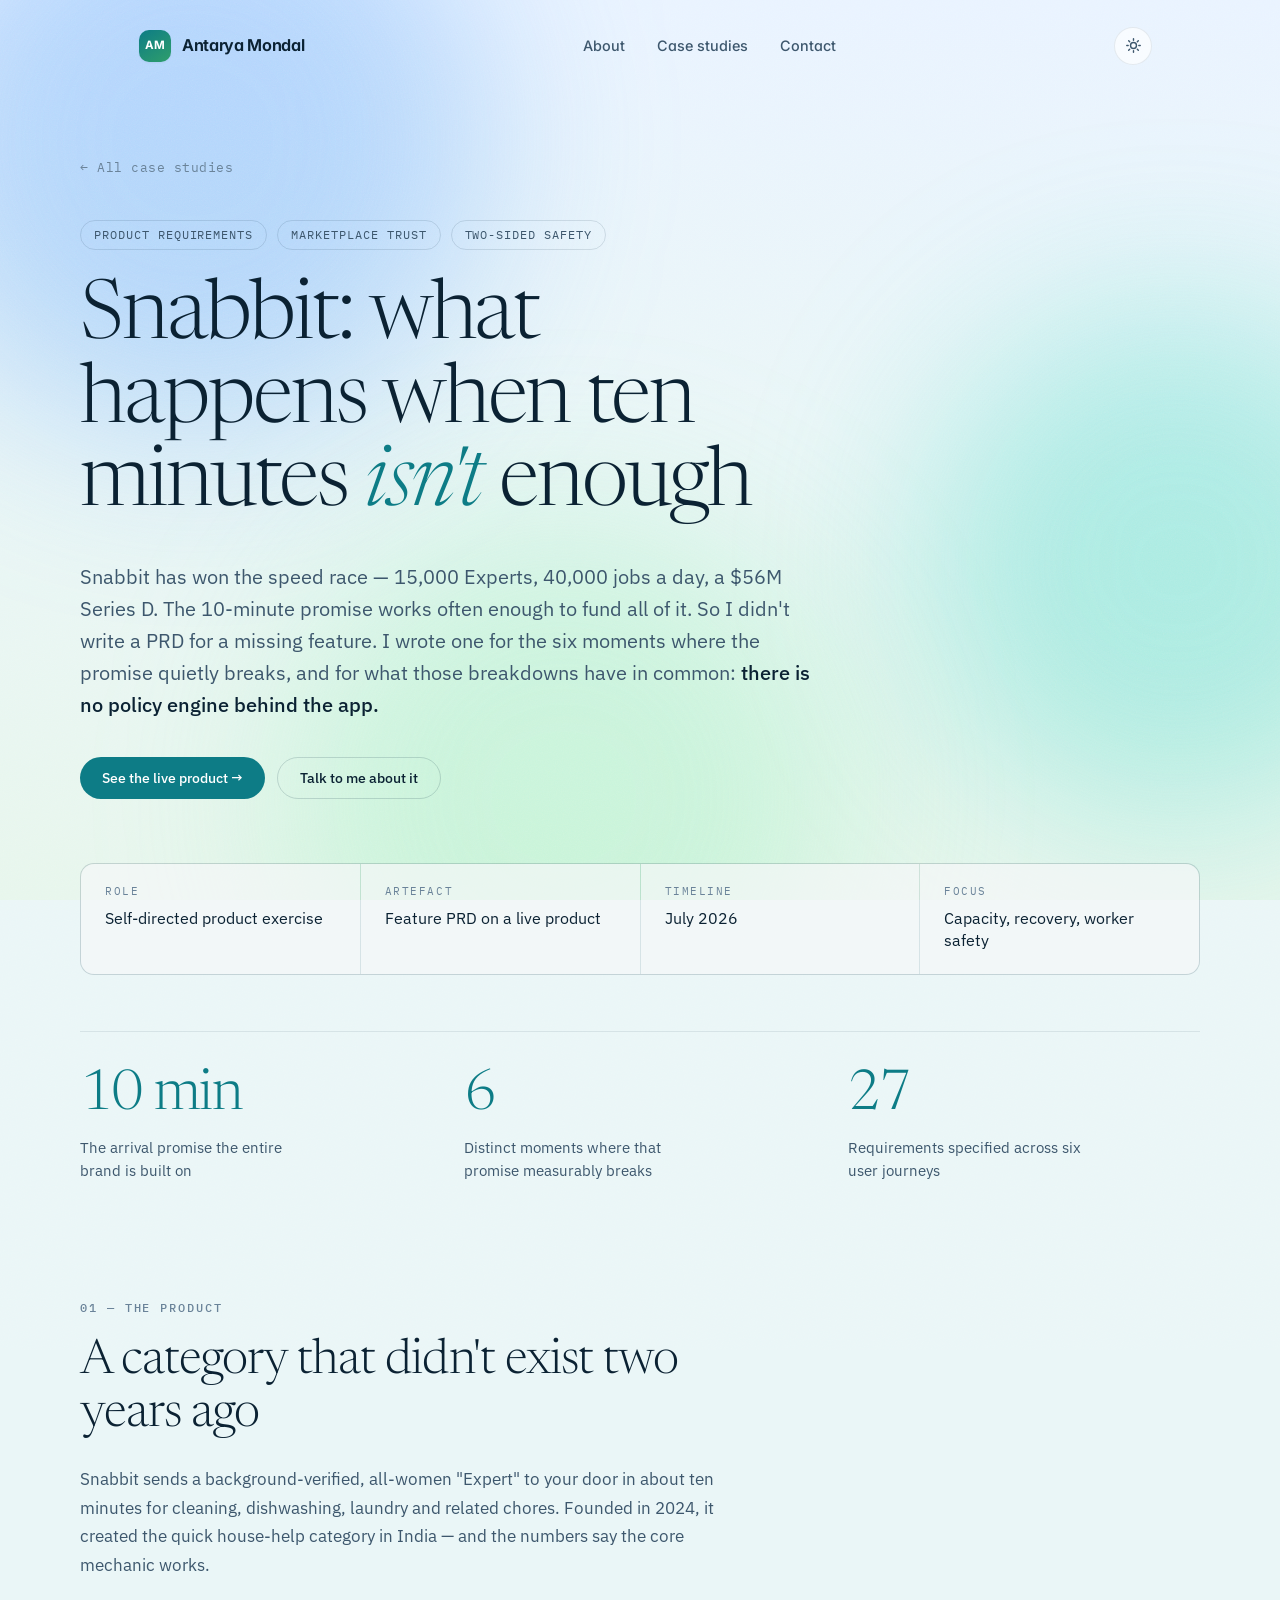
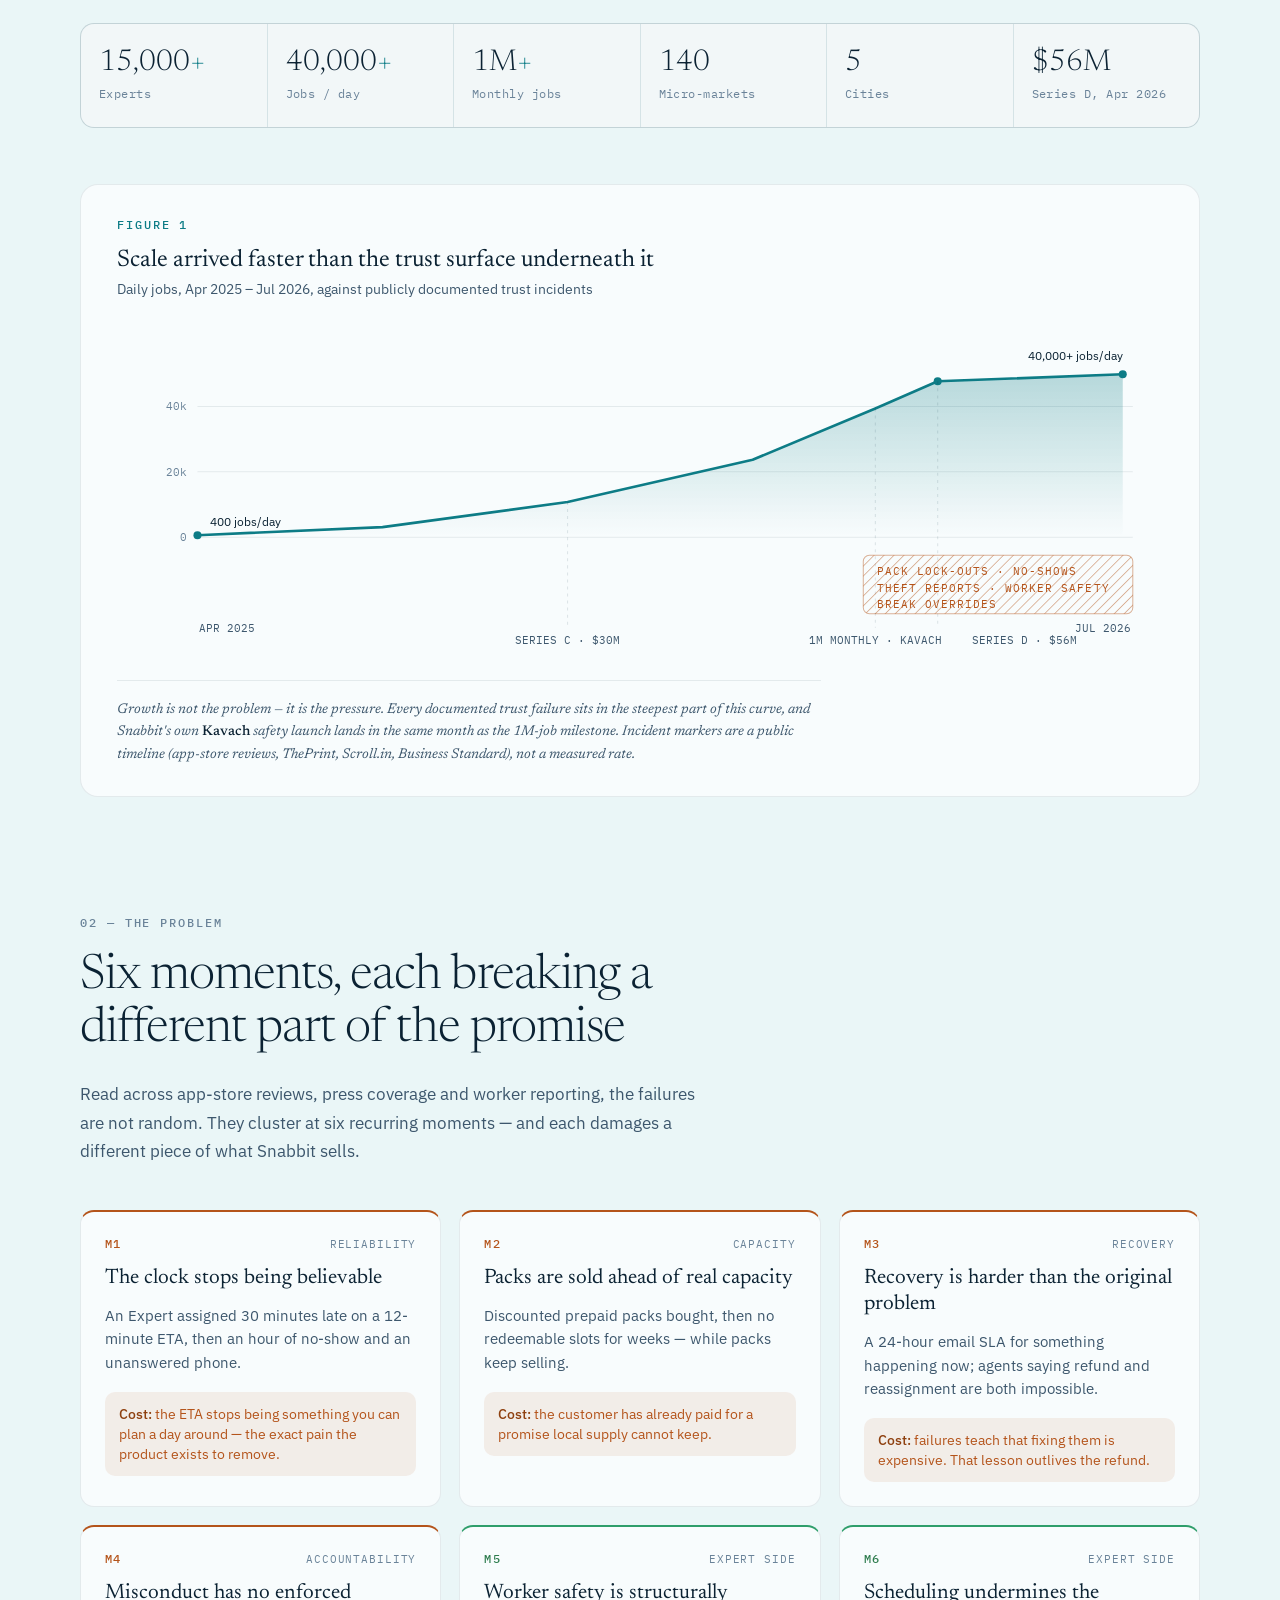
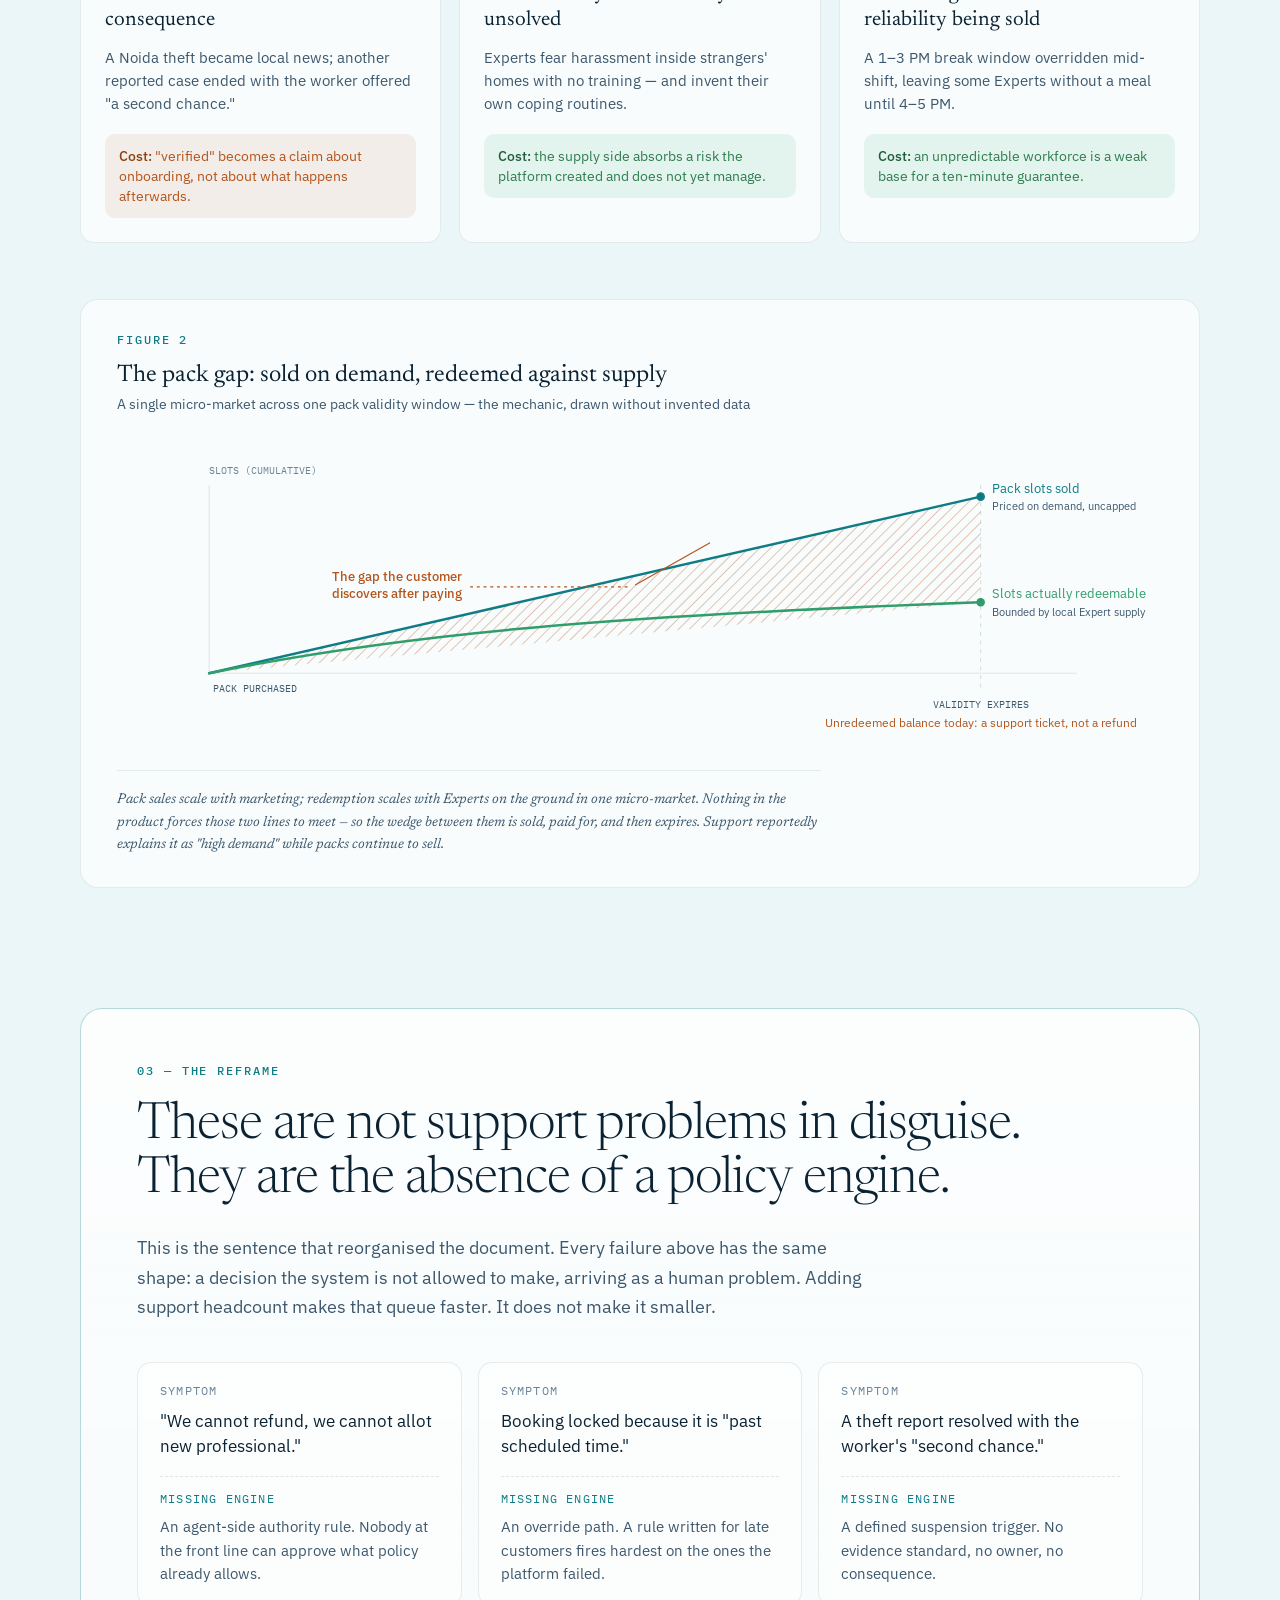
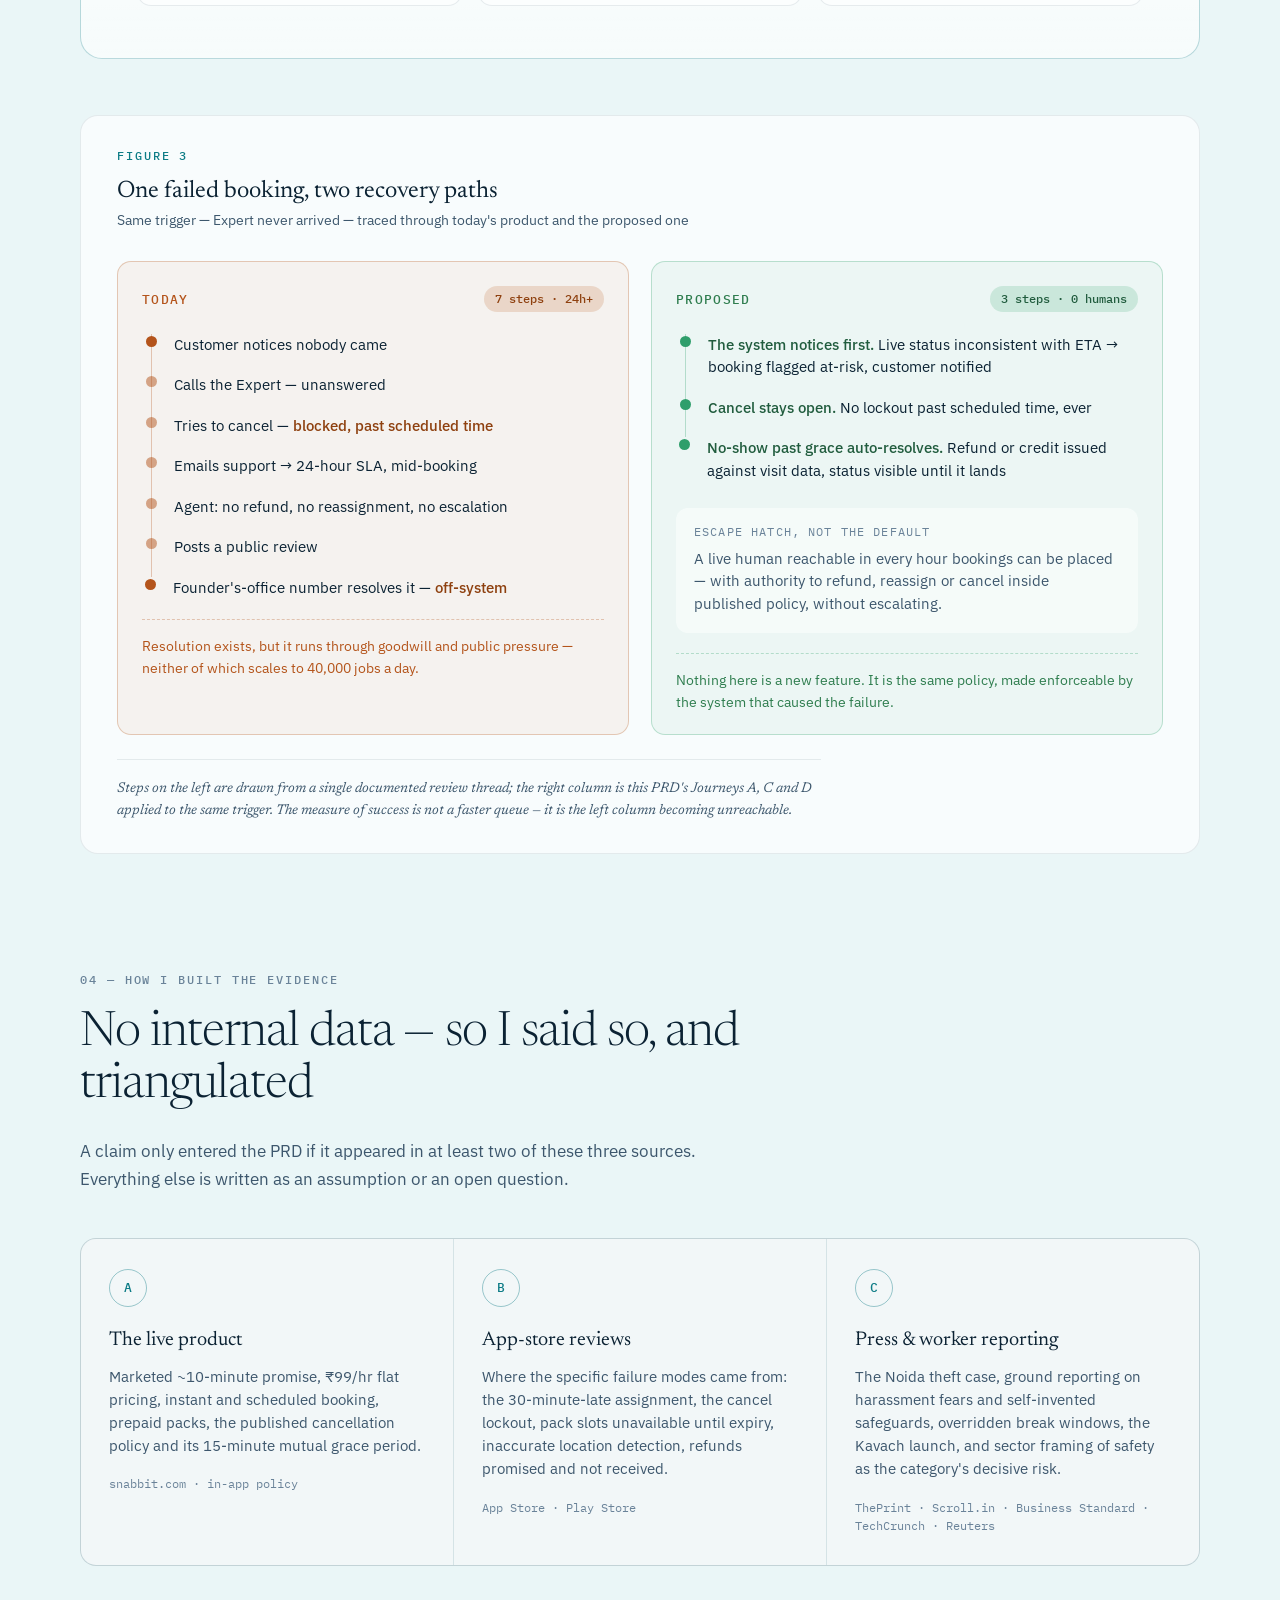
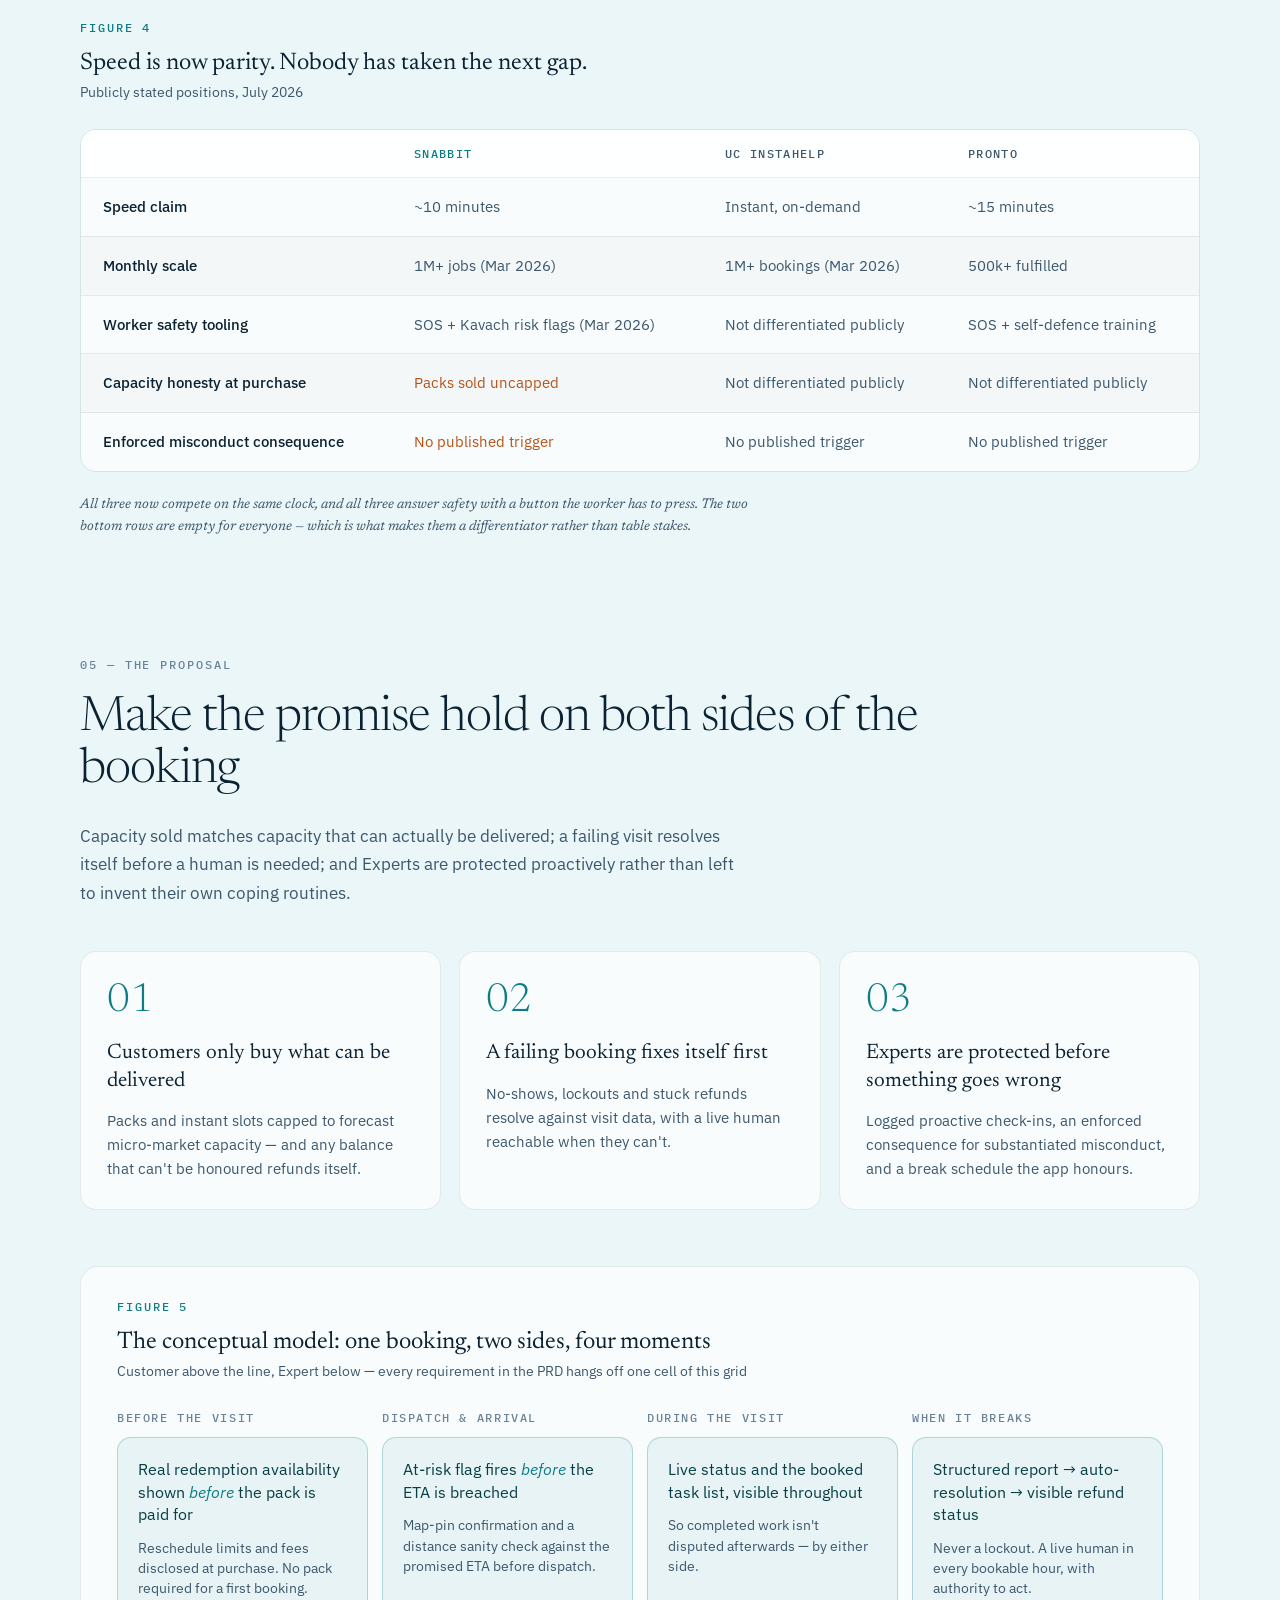
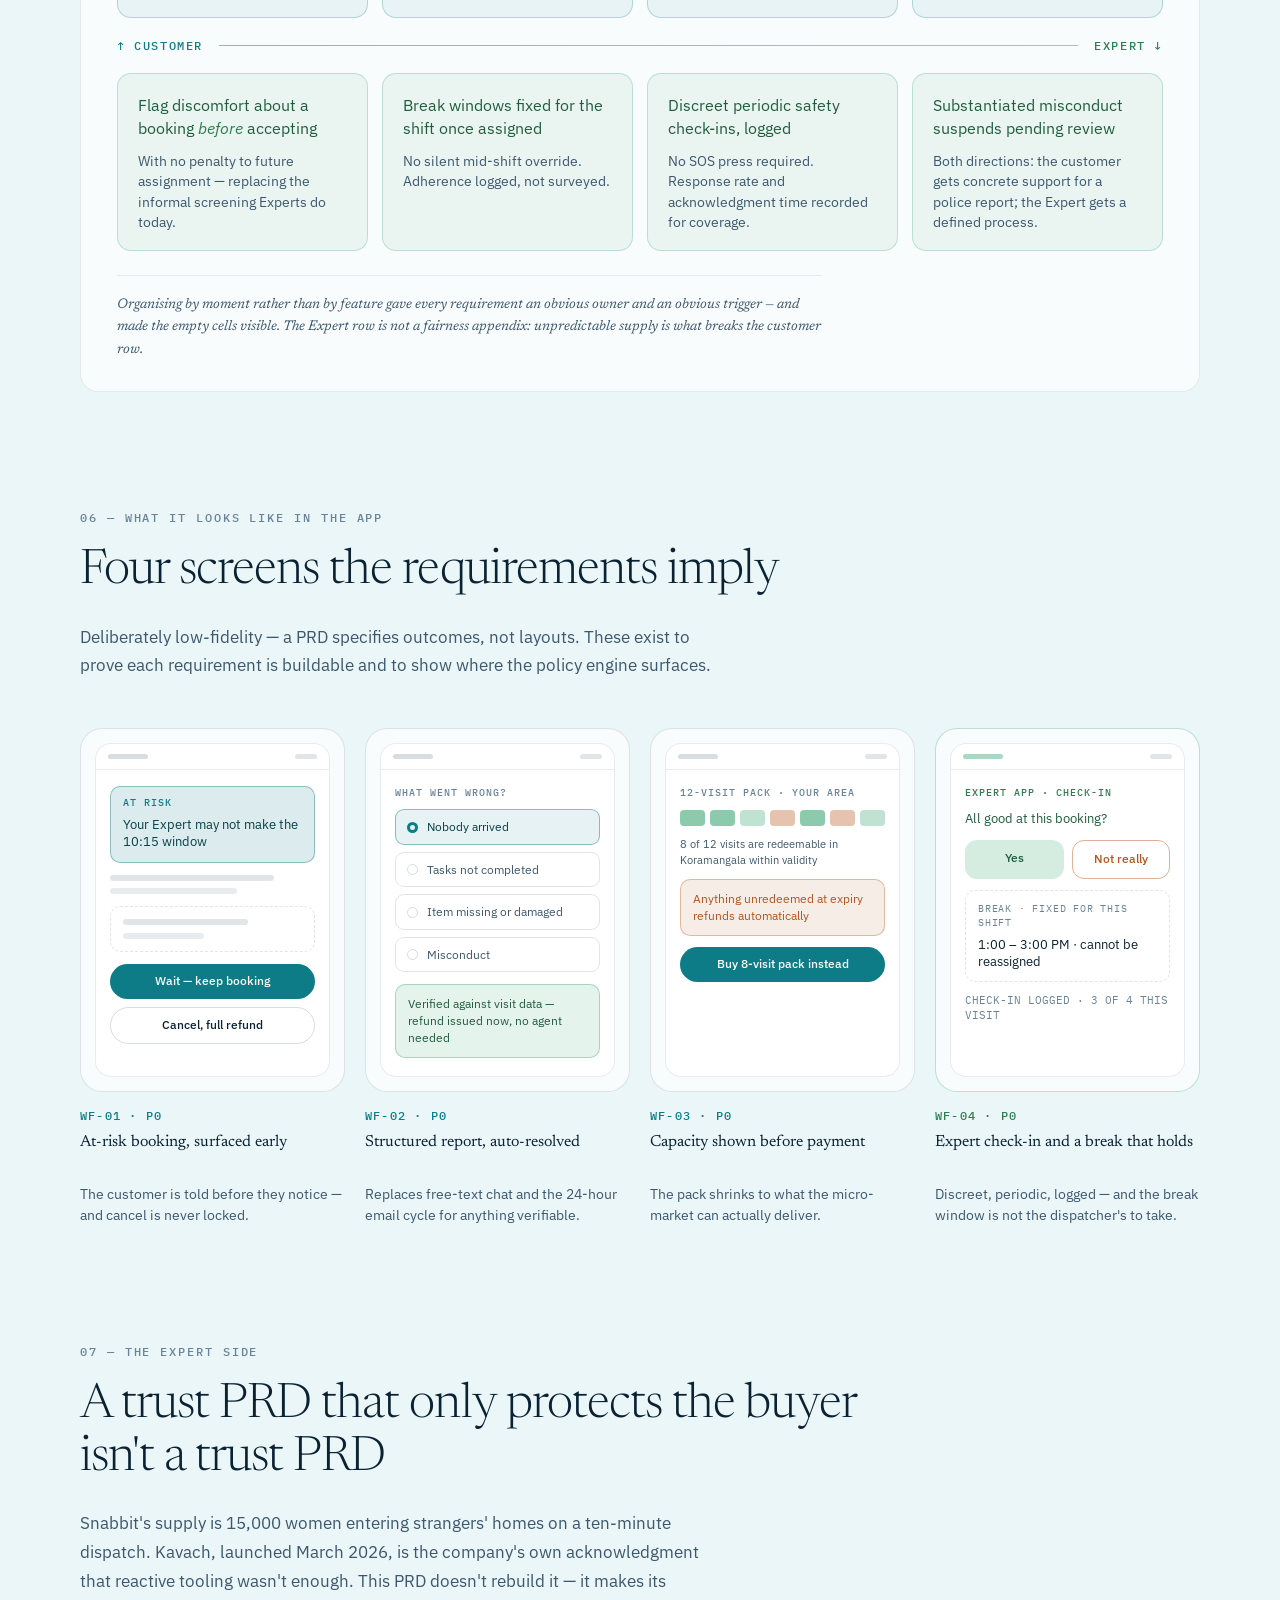
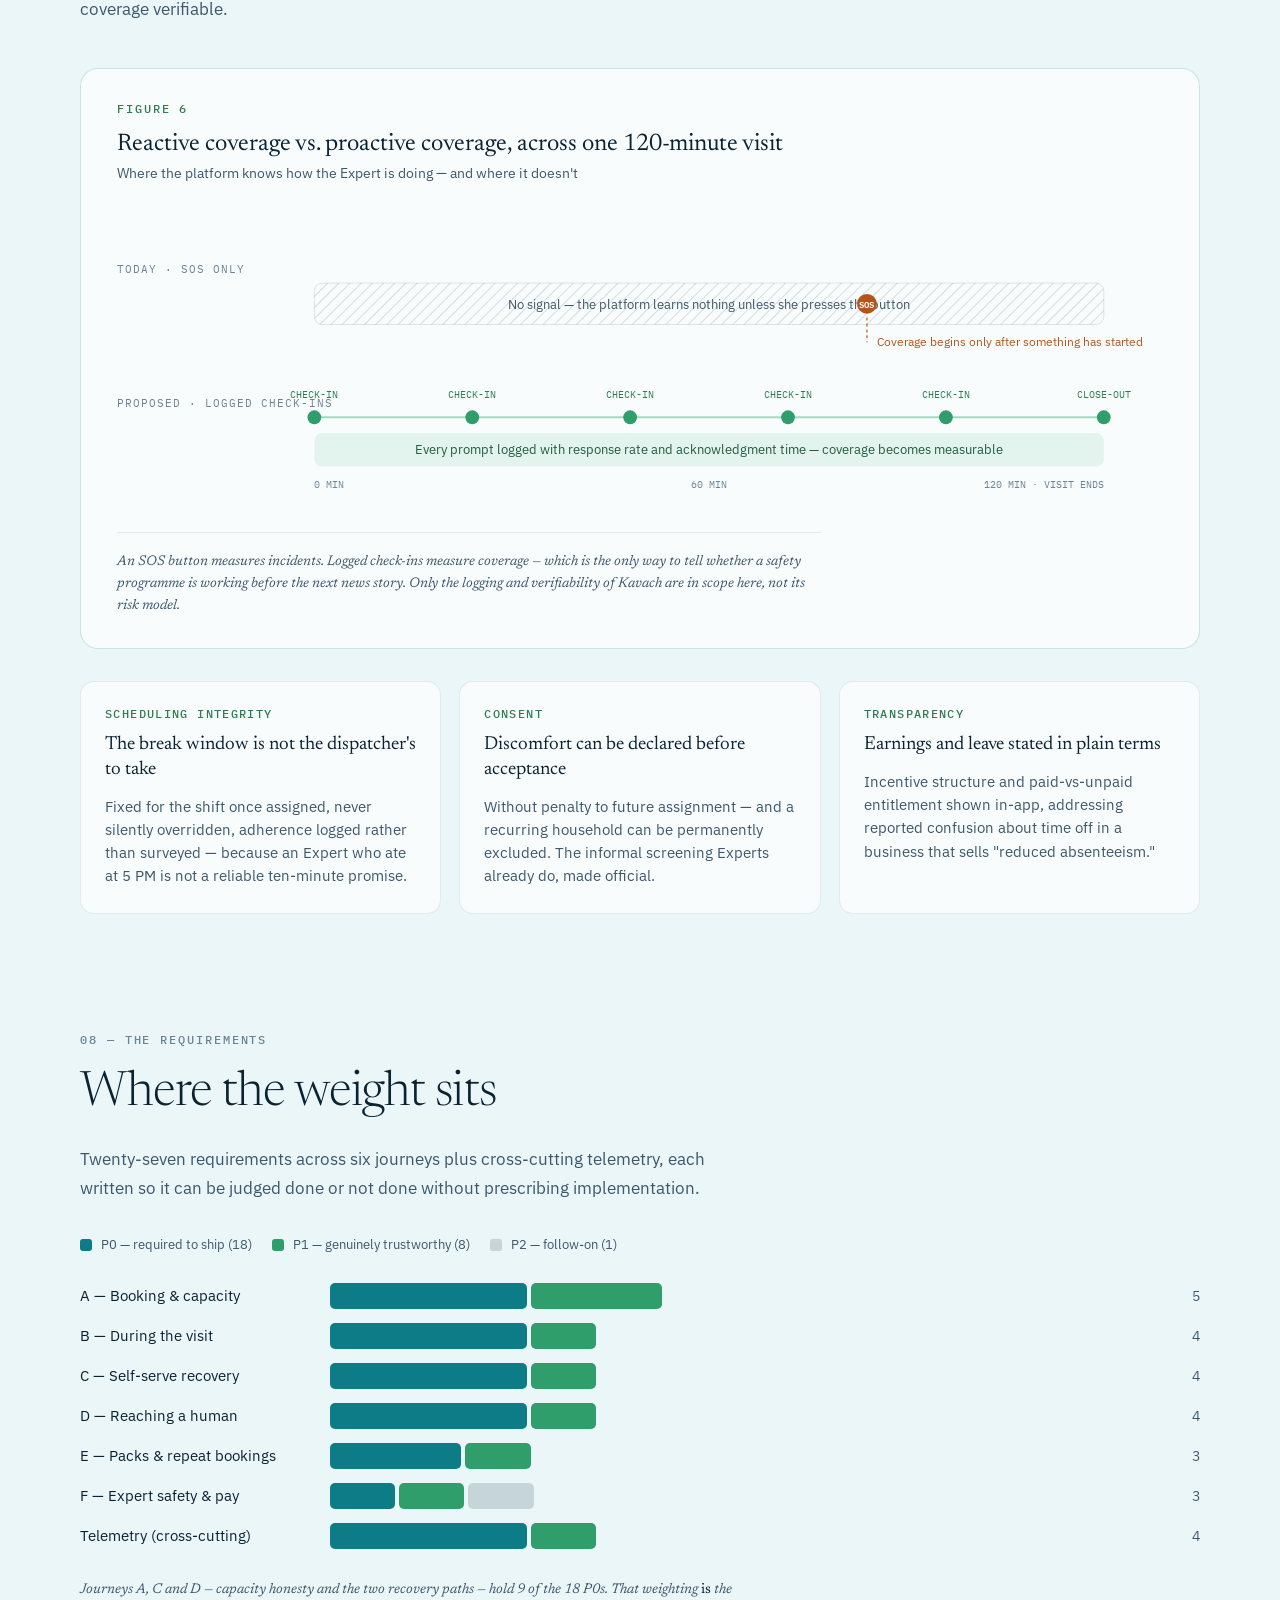
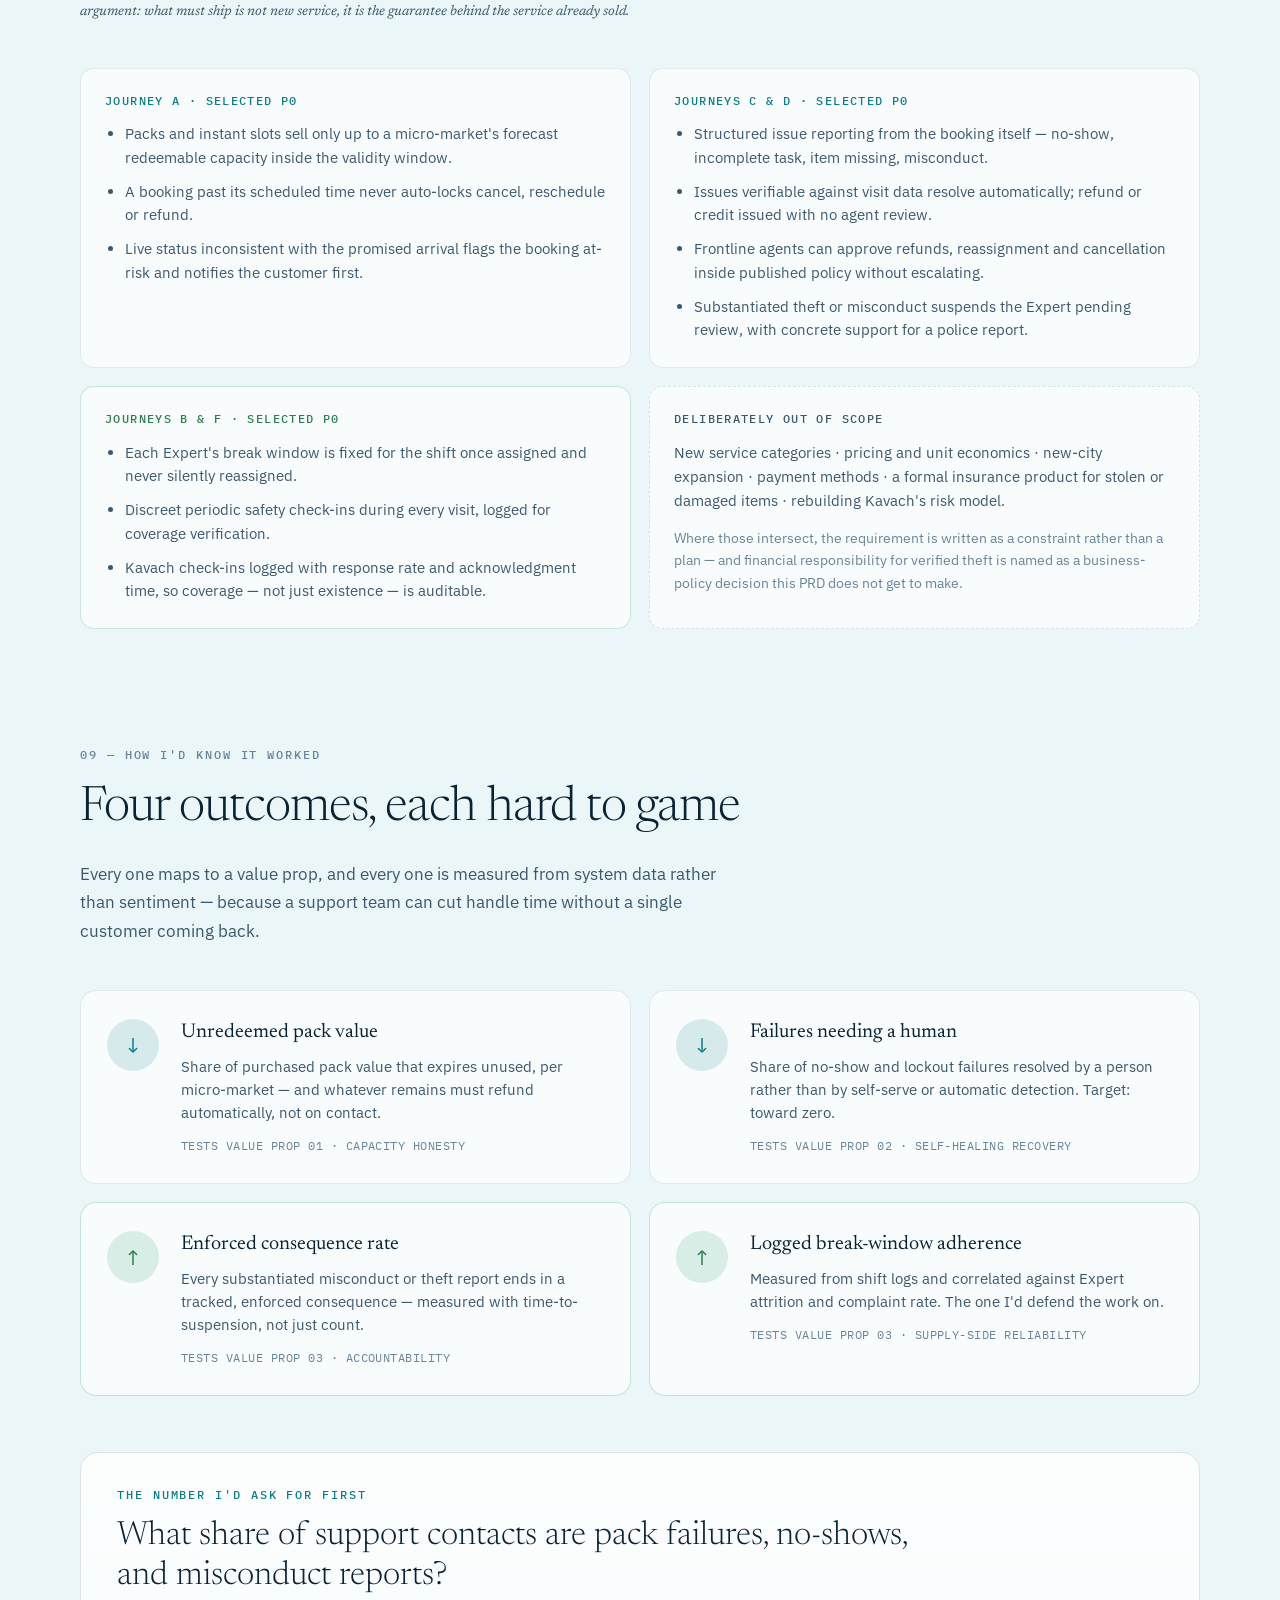
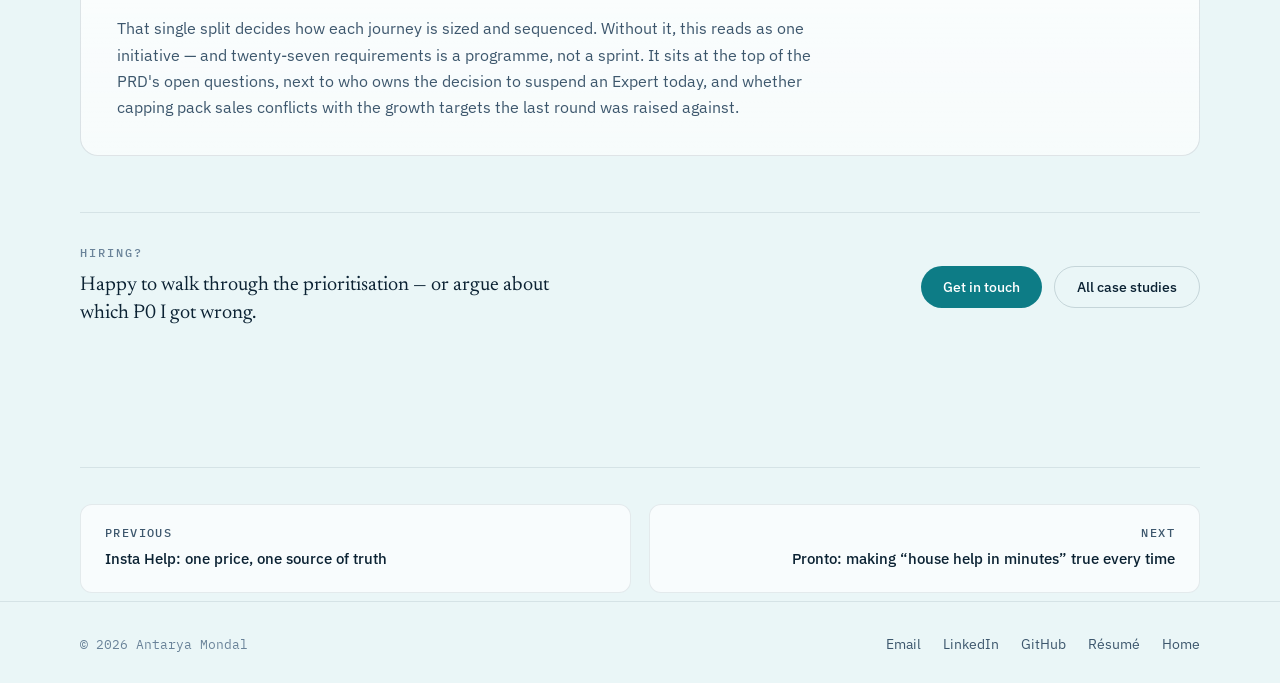
<file: work/snabbit-trust-capacity.html>
<!DOCTYPE html>
<html lang="en">
<head>
<meta charset="utf-8">
<meta name="viewport" content="width=device-width, initial-scale=1">
<title>Snabbit: what happens when ten minutes isn&rsquo;t enough &mdash; Antarya Mondal</title>
<meta name="description" content="A trust, capacity and safety PRD for Snabbit, India's 10-minute house-help platform: six moments where the promise breaks, the missing policy engine behind them, and 27 requirements across six journeys.">
<meta name="theme-color" content="#e9f3ff" media="(prefers-color-scheme: light)">
<meta name="theme-color" content="#08131f" media="(prefers-color-scheme: dark)">

<meta property="og:type" content="article">
<meta property="og:title" content="Snabbit: what happens when ten minutes isn&#39;t enough">
<meta property="og:description" content="A trust, capacity and safety PRD for Snabbit, India's 10-minute house-help platform: six moments where the promise breaks, the missing policy engine behind them, and 27 requirements across six journeys.">

<link rel="icon" href="data:image/svg+xml,%3Csvg xmlns='http://www.w3.org/2000/svg' viewBox='0 0 64 64'%3E%3Crect width='64' height='64' rx='16' fill='%230d7c86'/%3E%3Ctext x='32' y='43' font-family='Georgia,serif' font-size='30' fill='white' text-anchor='middle'%3EAM%3C/text%3E%3C/svg%3E">

<link rel="preconnect" href="https://fonts.googleapis.com">
<link rel="preconnect" href="https://fonts.gstatic.com" crossorigin>
<link href="https://fonts.googleapis.com/css2?family=IBM+Plex+Mono:wght@400;500&family=IBM+Plex+Sans:wght@400;500;600&family=Inter:wght@400;500;600;700&family=Newsreader:ital,wght@0,300;0,400;0,500;1,400&display=swap" rel="stylesheet">

<script>
  /* Same key and default the rest of the site uses, applied before first paint. */
  (function () {
    try {
      var saved = localStorage.getItem("am-theme");
      document.documentElement.setAttribute("data-theme", saved || "light");
    } catch (e) {
      document.documentElement.setAttribute("data-theme", "light");
    }
  })();
</script>

<style>
/* Light palette — from the supplied light-mode design. */
:root {
  --sc-01: #e9f3ff;
  --sc-02: #eaf6f7;
  --sc-03: #e7f6ec;
  --sc-04: rgba(96,165,250,.38);
  --sc-05: rgba(45,212,191,.32);
  --sc-06: rgba(134,239,172,.30);
  --sc-07: rgba(255,255,255,.86);
  --sc-08: rgba(11,43,66,.09);
  --sc-09: #0b2233;
  --sc-10: rgba(11,43,66,.16);
  --sc-11: #0d7c86;
  --sc-12: #3d576d;
  --sc-13: #6a8399;
  --sc-14: rgba(11,43,66,.16);
  --sc-15: rgba(11,43,66,.12);
  --sc-16: #3d576d;
  --sc-17: #0b2233;
  --sc-18: #3d576d;
  --sc-19: #0b2233;
  --sc-20: #ffffff;
  --sc-21: #0a626b;
  --sc-22: #0b2233;
  --sc-23: rgba(11,43,66,.09);
  --sc-24: rgba(255,255,255,.68);
  --sc-25: #0b2233;
  --sc-26: #3d576d;
  --sc-27: #0b2233;
  --sc-28: #0b2233;
  --sc-29: #0b2233;
  --sc-30: #3d576d;
  --sc-31: #b4541b;
  --sc-32: rgba(11,43,66,.09);
  --sc-33: #6a8399;
  --sc-34: #0b2233;
  --sc-35: rgba(11,43,66,.12);
  --sc-36: rgba(180,84,27,.09);
  --sc-37: #b4541b;
  --sc-38: #8e400f;
  --sc-39: #2f9e6b;
  --sc-40: #2f7d4f;
  --sc-41: rgba(47,158,107,.1);
  --sc-42: #2f7d4f;
  --sc-43: #215c3e;
  --sc-44: rgba(255,255,255,.86);
  --sc-45: rgba(255,255,255,.62);
  --sc-46: rgba(13,124,134,.28);
  --sc-47: #0b2233;
  --sc-48: #3d576d;
  --sc-49: rgba(255,255,255,.55);
  --sc-50: rgba(180,84,27,.06);
  --sc-51: rgba(180,84,27,.28);
  --sc-52: rgba(180,84,27,.18);
  --sc-53: rgba(180,84,27,.3);
  --sc-54: #0b2233;
  --sc-55: rgba(180,84,27,.5);
  --sc-56: rgba(47,158,107,.06);
  --sc-57: rgba(47,158,107,.28);
  --sc-58: rgba(47,158,107,.18);
  --sc-59: rgba(47,158,107,.3);
  --sc-60: rgba(255,255,255,.5);
  --sc-61: rgba(13,124,134,.4);
  --sc-62: rgba(11,43,66,.09);
  --sc-63: rgba(11,43,66,.022);
  --sc-64: rgba(13,124,134,.07);
  --sc-65: rgba(13,124,134,.26);
  --sc-66: #073f45;
  --sc-67: rgba(13,124,134,.5);
  --sc-68: rgba(47,158,107,.5);
  --sc-69: rgba(47,158,107,.07);
  --sc-70: rgba(47,158,107,.26);
  --sc-71: #215c3e;
  --sc-72: rgba(11,43,66,.12);
  --sc-73: #ffffff;
  --sc-74: rgba(11,43,66,.12);
  --sc-75: rgba(13,124,134,.14);
  --sc-76: rgba(13,124,134,.45);
  --sc-77: rgba(13,124,134,.1);
  --sc-78: rgba(11,43,66,.16);
  --sc-79: rgba(47,158,107,.12);
  --sc-80: rgba(47,158,107,.35);
  --sc-81: rgba(47,158,107,.55);
  --sc-82: rgba(180,84,27,.35);
  --sc-83: rgba(180,84,27,.1);
  --sc-84: rgba(47,158,107,.4);
  --sc-85: rgba(47,158,107,.2);
  --sc-86: rgba(180,84,27,.45);
  --sc-87: rgba(47,158,107,.24);
  --sc-88: rgba(47,158,107,.16);
  --sc-grain: .34;
  --pager-surface: rgba(255,255,255,.68);
  --pager-border: rgba(11,43,66,.09);
  --pager-label: #3d576d;
  --pager-title: #0b2233;
  --sc-accent: #0d7c86;
}
/* Dark palette — from the supplied dark-mode design. */
:root[data-theme="dark"] {
  --sc-01: #08131f;
  --sc-02: #08181f;
  --sc-03: #071a17;
  --sc-04: rgba(56,130,246,.26);
  --sc-05: rgba(45,212,191,.22);
  --sc-06: rgba(34,197,94,.16);
  --sc-07: rgba(8,19,31,.86);
  --sc-08: rgba(190,215,235,.12);
  --sc-09: #eaf1f7;
  --sc-10: rgba(190,215,235,.28);
  --sc-11: #f0b45e;
  --sc-12: #9db2c4;
  --sc-13: #7f96aa;
  --sc-14: rgba(190,215,235,.3);
  --sc-15: rgba(190,215,235,.2);
  --sc-16: #a7bccd;
  --sc-17: #f4f8fb;
  --sc-18: #a9bfd0;
  --sc-19: #e8f1f7;
  --sc-20: #08131f;
  --sc-21: #ffd39a;
  --sc-22: #dce8f1;
  --sc-23: rgba(190,215,235,.14);
  --sc-24: #0b1a28;
  --sc-25: #e4eef5;
  --sc-26: #93a9bb;
  --sc-27: #f1f6fa;
  --sc-28: #eaf3f9;
  --sc-29: #eef5fa;
  --sc-30: #8ba1b4;
  --sc-31: #e0705f;
  --sc-32: rgba(190,215,235,.13);
  --sc-33: #6c8299;
  --sc-34: #cfe0ec;
  --sc-35: rgba(190,215,235,.22);
  --sc-36: rgba(224,112,95,.09);
  --sc-37: #e9a396;
  --sc-38: #f2bfb5;
  --sc-39: #7ec8b8;
  --sc-40: #7ec8b8;
  --sc-41: rgba(126,200,184,.1);
  --sc-42: #9cd3c6;
  --sc-43: #bfe4da;
  --sc-44: #102437;
  --sc-45: #0b1a28;
  --sc-46: rgba(240,180,94,.28);
  --sc-47: #f6fafc;
  --sc-48: #b3c8d8;
  --sc-49: rgba(8,19,31,.55);
  --sc-50: rgba(224,112,95,.06);
  --sc-51: rgba(224,112,95,.28);
  --sc-52: rgba(224,112,95,.18);
  --sc-53: rgba(224,112,95,.3);
  --sc-54: #dbe7ef;
  --sc-55: rgba(224,112,95,.5);
  --sc-56: rgba(126,200,184,.06);
  --sc-57: rgba(126,200,184,.28);
  --sc-58: rgba(126,200,184,.18);
  --sc-59: rgba(126,200,184,.3);
  --sc-60: rgba(8,19,31,.5);
  --sc-61: rgba(240,180,94,.4);
  --sc-62: rgba(190,215,235,.1);
  --sc-63: rgba(255,255,255,.012);
  --sc-64: rgba(240,180,94,.07);
  --sc-65: rgba(240,180,94,.26);
  --sc-66: #f4e2c6;
  --sc-67: rgba(240,180,94,.5);
  --sc-68: rgba(126,200,184,.5);
  --sc-69: rgba(126,200,184,.07);
  --sc-70: rgba(126,200,184,.26);
  --sc-71: #cfe9e1;
  --sc-72: rgba(190,215,235,.16);
  --sc-73: #0e1e2e;
  --sc-74: rgba(190,215,235,.18);
  --sc-75: rgba(240,180,94,.14);
  --sc-76: rgba(240,180,94,.45);
  --sc-77: rgba(240,180,94,.1);
  --sc-78: rgba(190,215,235,.35);
  --sc-79: rgba(126,200,184,.12);
  --sc-80: rgba(126,200,184,.35);
  --sc-81: rgba(126,200,184,.55);
  --sc-82: rgba(224,112,95,.35);
  --sc-83: rgba(224,112,95,.1);
  --sc-84: rgba(126,200,184,.4);
  --sc-85: rgba(126,200,184,.2);
  --sc-86: rgba(224,112,95,.45);
  --sc-87: rgba(126,200,184,.24);
  --sc-88: rgba(126,200,184,.16);
  --sc-grain: .22;
  --pager-surface: #0b1a28;
  --pager-border: rgba(190,215,235,.14);
  --pager-label: #8ba1b4;
  --pager-title: #eef5fa;
  --sc-accent: #f0b45e;
}
</style>

<style>
  *, *::before, *::after { box-sizing: border-box; }
  html { scroll-behavior: smooth; }
  body { margin: 0; background-color: #eaf6f7; color: #0b2233; font-family: 'IBM Plex Sans', system-ui, sans-serif; -webkit-font-smoothing: antialiased; }
  @keyframes drift-a { from { transform: translate3d(0,0,0) scale(1); } to { transform: translate3d(6vw,8vh,0) scale(1.14); } }
  @keyframes drift-b { from { transform: translate3d(0,0,0) scale(1.06); } to { transform: translate3d(-8vw,-6vh,0) scale(0.94); } }
  @keyframes drift-c { from { transform: translate3d(0,0,0) scale(0.96); } to { transform: translate3d(5vw,-7vh,0) scale(1.1); } }
  @media (prefers-reduced-motion: reduce) { [data-blob] { animation: none !important; } }
  [data-grain] { background-image: url("[data-uri]"); }
  a { color: #0d7c86; text-decoration: none; }
  a:hover { color: #0a626b; }
  ::selection { background: #0d7c86; color: #ffffff; }
  :focus-visible { outline: 2px solid #0d7c86; outline-offset: 3px; }
  @media (max-width: 1024px) {
    [data-cols="6"] { grid-template-columns: repeat(3, 1fr) !important; }
    [data-cols="4"], [data-cols="3"] { grid-template-columns: repeat(2, 1fr) !important; }
  }
  @media (max-width: 700px) {
    [data-cols="6"] { grid-template-columns: repeat(2, 1fr) !important; }
    [data-cols="4"], [data-cols="3"], [data-cols="2"] { grid-template-columns: 1fr !important; }
    [data-cols="req"] { display: block !important; }
    [data-cols="req"] > div:nth-child(2) { margin: 9px 0 5px; }
    [data-cols="req"] > div:nth-child(3) { text-align: left !important; }
    header, section, footer { padding-left: 20px !important; padding-right: 20px !important; }
    figure { padding-left: 20px !important; padding-right: 20px !important; }
    /* A grid item will not shrink below its own min-content width by
       default, so on a 320px screen these cards pushed past the single
       column they had just collapsed into. */
    [data-cols] > * { min-width: 0; }
  }
  @media print {
    * { -webkit-print-color-adjust: exact; print-color-adjust: exact; }
    section, figure { break-inside: avoid; }
    [data-bg-layer] { display: none !important; }
  }
</style>

<style>
/* Site header, lifted verbatim from assets/css/style.css together with the

   custom properties it needs. The whole sheet is deliberately not loaded:

   its global figure, h1-h4, p and body rules would restyle the case study. */

:root {
  --accent: #0d7c86;
  --accent-2: #2f9e6b;
  --accent-ink: #ffffff;
  --ease: cubic-bezier(0.22, 1, 0.36, 1);
  --font-sans: "Inter", -apple-system, BlinkMacSystemFont, "Segoe UI", Roboto,
    "Helvetica Neue", Arial, sans-serif;
  --gutter: clamp(20px, 5vw, 48px);
  --hairline: rgba(11, 43, 66, 0.09);
  --ink: #0b2233;
  --ink-2: #3d576d;
  --maxw: 1140px;
  --radius: 16px;
  --shadow-lg: 0 1px 2px rgba(11, 34, 51, 0.04), 0 24px 56px -24px rgba(11, 34, 51, 0.30);
  --shadow-md: 0 1px 2px rgba(11, 34, 51, 0.04), 0 10px 24px -14px rgba(11, 34, 51, 0.24);
  --shadow-sm: 0 1px 2px rgba(11, 34, 51, 0.05);
  --surface: rgba(255, 255, 255, 0.68);
  --surface-strong: rgba(255, 255, 255, 0.86);
  --surface-sunk: rgba(255, 255, 255, 0.42);
}

:root[data-theme="dark"] {
  --accent: #5ed6c6;
  --accent-2: #6ee7a8;
  --accent-ink: #04201f;
  --hairline: rgba(255, 255, 255, 0.10);
  --ink: #e9f1f8;
  --ink-2: #a9bfd0;
  --shadow-lg: 0 1px 2px rgba(0, 0, 0, 0.3), 0 28px 60px -28px rgba(0, 0, 0, 0.8);
  --shadow-md: 0 1px 2px rgba(0, 0, 0, 0.3), 0 12px 28px -16px rgba(0, 0, 0, 0.7);
  --shadow-sm: 0 1px 2px rgba(0, 0, 0, 0.3);
  --surface: rgba(255, 255, 255, 0.045);
  --surface-strong: rgba(255, 255, 255, 0.075);
  --surface-sunk: rgba(255, 255, 255, 0.028);
}

/* On every other page the nav inherits these from style.css's body rule.
   Here the body belongs to the case study, so the header re-establishes the
   site's own typographic context for itself only.
   :where() keeps these at zero specificity, matching the bare element
   selectors they stand in for, so the real nav rules still win. */
:where(.nav) {
  color: var(--ink);
  font-family: var(--font-sans);
  font-size: 16px;
  line-height: 1.65;
  font-feature-settings: "cv02", "cv03", "cv04", "cv11";
  -webkit-font-smoothing: antialiased;
  -moz-osx-font-smoothing: grayscale;
}
:where(.nav ul) { margin: 0; padding: 0; }
:where(.nav button) { font: inherit; color: inherit; }
:where(.nav a) { text-decoration: none; }
:where(.nav svg) { display: block; max-width: 100%; }

.wrap {
  width: 100%;
  max-width: var(--maxw);
  margin-inline: auto;
  padding-inline: var(--gutter);
}

.nav {
  position: sticky;
  top: 0;
  z-index: 100;
  padding-block: 16px;
  transition: padding 0.3s var(--ease);
}
.nav.is-stuck { padding-block: 10px; }

.nav-inner {
  display: flex;
  align-items: center;
  justify-content: space-between;
  gap: 18px;
  padding: 9px 9px 9px 20px;
  border-radius: 999px;
  border: 1px solid transparent;
  transition: background 0.3s var(--ease), border-color 0.3s var(--ease),
    box-shadow 0.3s var(--ease), backdrop-filter 0.3s var(--ease);
}
.nav.is-stuck .nav-inner {
  background: var(--surface-strong);
  border-color: var(--hairline);
  box-shadow: var(--shadow-md);
  backdrop-filter: blur(20px) saturate(1.5);
  -webkit-backdrop-filter: blur(20px) saturate(1.5);
}

.brand {
  display: inline-flex;
  align-items: center;
  gap: 11px;
  color: var(--ink);
  font-weight: 650;
  letter-spacing: -0.02em;
  font-size: 1.02rem;
}
.brand:hover { color: var(--ink); }

.brand-mark {
  width: 32px;
  height: 32px;
  border-radius: 10px;
  display: grid;
  place-items: center;
  background: linear-gradient(145deg, var(--accent), var(--accent-2));
  color: var(--accent-ink);
  font-size: 0.72rem;
  font-weight: 700;
  letter-spacing: 0.02em;
  flex: none;
  box-shadow: var(--shadow-sm);
}

.nav-links {
  display: flex;
  align-items: center;
  gap: 4px;
  list-style: none;
}

.nav-links a {
  display: block;
  padding: 8px 14px;
  border-radius: 999px;
  color: var(--ink-2);
  font-size: 0.9rem;
  font-weight: 500;
  transition: color 0.2s var(--ease), background 0.2s var(--ease);
}
.nav-links a:hover {
  color: var(--ink);
  background: var(--surface-sunk);
}

.nav-actions {
  display: flex;
  align-items: center;
  gap: 8px;
}

.icon-btn {
  width: 38px;
  height: 38px;
  display: grid;
  place-items: center;
  border-radius: 50%;
  border: 1px solid var(--hairline);
  background: var(--surface);
  color: var(--ink-2);
  cursor: pointer;
  transition: color 0.2s var(--ease), border-color 0.2s var(--ease),
    transform 0.2s var(--ease);
}
.icon-btn:hover {
  color: var(--accent);
  border-color: var(--accent);
  transform: translateY(-1px);
}
.icon-btn svg { width: 17px; height: 17px; }

.icon-btn .icon-moon { display: none; }
:root[data-theme="dark"] .icon-btn .icon-moon { display: block; }
:root[data-theme="dark"] .icon-btn .icon-sun { display: none; }

.nav-toggle { display: none; }


@media (max-width: 820px) {
  .nav-links {
    position: absolute;
    top: calc(100% + 10px);
    right: var(--gutter);
    left: var(--gutter);
    flex-direction: column;
    align-items: stretch;
    gap: 2px;
    padding: 10px;
    border-radius: var(--radius);
    background: var(--surface-strong);
    border: 1px solid var(--hairline);
    box-shadow: var(--shadow-lg);
    backdrop-filter: blur(20px) saturate(1.5);
    -webkit-backdrop-filter: blur(20px) saturate(1.5);
    opacity: 0;
    visibility: hidden;
    transform: translateY(-8px);
    transition: opacity 0.25s var(--ease), transform 0.25s var(--ease),
      visibility 0.25s;
  }
  .nav-links.is-open {
    opacity: 1;
    visibility: visible;
    transform: none;
  }
  .nav-links a { padding: 11px 14px; border-radius: 10px; font-size: 0.95rem; }

  .nav-toggle { display: grid; }
}
</style>

<style>
  /* Page-level colours from the dark design; the light values sit in the
     block above, which the light design already supplies. The theme selector
     is wrapped in :where() so these keep the same specificity as the light
     rules they mirror — winning on source order alone, and still losing to
     the header's own .brand and .nav-links rules. */
  :where(:root[data-theme="dark"]) body { background-color: #08181f; color: #dce8f1; }
  :where(:root[data-theme="dark"]) a { color: #f0b45e; }
  :where(:root[data-theme="dark"]) a:hover { color: #ffd39a; }
  :where(:root[data-theme="dark"]) ::selection { background: rgba(240,180,94,.28); color: inherit; }
  :where(:root[data-theme="dark"]) :focus-visible { outline-color: #f0b45e; }

  img, svg { max-width: 100%; }
  .skip-link { position: absolute; left: -9999px; }
  .skip-link:focus { left: 12px; top: 12px; z-index: 100; padding: 10px 16px;
    background: var(--sc-accent); color: #fff; font: 500 14px/1 'IBM Plex Sans', sans-serif; border-radius: 8px; }
  @media (prefers-reduced-motion: reduce) {
    html { scroll-behavior: auto; }
  }
</style>

<!-- Responsive table and wide-figure behaviour. Loaded last so it settles
     the cascade against this page's own inline styles. Scoped to the
     attributes main.js sets, so it restyles nothing else here. -->
<link rel="stylesheet" href="../assets/css/responsive.css">

</head>
<body>
<a class="skip-link" href="#main">Skip to content</a>
<div data-bg-layer="true" aria-hidden="true" style="position:fixed;inset:0;z-index:-2;overflow:hidden;background:linear-gradient(to bottom,var(--sc-01) 0%,var(--sc-02) 48%,var(--sc-03) 100%)">
  <span data-blob="a" style="position:absolute;width:46vw;height:46vw;min-width:380px;min-height:380px;top:-12vw;left:-8vw;border-radius:50%;filter:blur(90px);will-change:transform;background:var(--sc-04);animation:drift-a 26s cubic-bezier(.22,1,.36,1) infinite alternate"></span>
  <span data-blob="b" style="position:absolute;width:40vw;height:40vw;min-width:320px;min-height:320px;top:34vh;right:-12vw;border-radius:50%;filter:blur(90px);will-change:transform;background:var(--sc-05);animation:drift-b 32s cubic-bezier(.22,1,.36,1) infinite alternate"></span>
  <span data-blob="c" style="position:absolute;width:44vw;height:44vw;min-width:340px;min-height:340px;bottom:-14vw;left:22vw;border-radius:50%;filter:blur(90px);will-change:transform;background:var(--sc-06);animation:drift-c 29s cubic-bezier(.22,1,.36,1) infinite alternate"></span>
</div>
<div data-bg-layer="true" data-grain="true" aria-hidden="true" style="position:fixed;inset:-50%;z-index:-1;pointer-events:none;opacity:var(--sc-grain);mix-blend-mode:soft-light"></div>

<header class="nav">
  <div class="wrap">
    <div class="nav-inner">
      <a class="brand" href="../index.html">
        <span class="brand-mark" aria-hidden="true">AM</span>
        Antarya Mondal
      </a>
      <nav aria-label="Primary">
        <ul class="nav-links" id="nav-links">
          <li><a href="../index.html#about">About</a></li>
          <li><a href="../index.html#work">Case studies</a></li>
          <li><a href="../index.html#contact">Contact</a></li>
        </ul>
      </nav>
      <div class="nav-actions">
        <button class="icon-btn" type="button" data-theme-toggle aria-pressed="false" aria-label="Toggle dark mode">
          <svg class="icon-sun" viewBox="0 0 24 24" fill="none" stroke="currentColor" stroke-width="2" stroke-linecap="round" aria-hidden="true"><circle cx="12" cy="12" r="4.2"/><path d="M12 2.5v2M12 19.5v2M2.5 12h2M19.5 12h2M5.2 5.2l1.4 1.4M17.4 17.4l1.4 1.4M18.8 5.2l-1.4 1.4M6.6 17.4l-1.4 1.4"/></svg>
          <svg class="icon-moon" viewBox="0 0 24 24" fill="none" stroke="currentColor" stroke-width="2" stroke-linecap="round" stroke-linejoin="round" aria-hidden="true"><path d="M20.5 14.3A8.5 8.5 0 1 1 9.7 3.5a7 7 0 0 0 10.8 10.8Z"/></svg>
        </button>
        <button class="icon-btn nav-toggle" type="button" data-nav-toggle aria-expanded="false" aria-controls="nav-links" aria-label="Toggle menu">
          <svg viewBox="0 0 24 24" fill="none" stroke="currentColor" stroke-width="2" stroke-linecap="round" aria-hidden="true"><path d="M4 7h16M4 12h16M4 17h16"/></svg>
        </button>
      </div>
    </div>
  </div>
</header>

<div style="max-width:1440px;margin:0 auto;overflow:hidden">

  

  <!-- ══ HERO ══ -->
  <section id="main" data-screen-label="Hero" style="padding:64px 40px 0">
    <div style="max-width:1120px;margin:0 auto">
      <a href="../index.html#work" style="display:inline-flex;align-items:center;gap:8px;font:400 13px/1 'IBM Plex Mono',monospace;letter-spacing:.04em;color:var(--sc-13)">← All case studies</a>

      <div style="display:flex;flex-wrap:wrap;align-items:center;gap:10px;margin:44px 0 28px">
        <span style="display:inline-flex;align-items:center;white-space:nowrap;padding:7px 13px;border:1px solid var(--sc-15);border-radius:999px;font:400 12px/1.2 'IBM Plex Mono',monospace;letter-spacing:.08em;text-transform:uppercase;color:var(--sc-16)">Product requirements</span>
        <span style="display:inline-flex;align-items:center;white-space:nowrap;padding:7px 13px;border:1px solid var(--sc-15);border-radius:999px;font:400 12px/1.2 'IBM Plex Mono',monospace;letter-spacing:.08em;text-transform:uppercase;color:var(--sc-16)">Marketplace trust</span>
        <span style="display:inline-flex;align-items:center;white-space:nowrap;padding:7px 13px;border:1px solid var(--sc-15);border-radius:999px;font:400 12px/1.2 'IBM Plex Mono',monospace;letter-spacing:.08em;text-transform:uppercase;color:var(--sc-16)">Two-sided safety</span>
      </div>

      <h1 style="max-width:15ch;margin:0;font:300 clamp(44px,6.4vw,88px)/1.02 'Newsreader',Georgia,serif;letter-spacing:-.025em;color:var(--sc-17);text-wrap:balance">Snabbit: what happens when ten minutes <em style="font-style:italic;color:var(--sc-11)">isn't</em> enough</h1>

      <p style="max-width:62ch;margin:32px 0 0;font:400 20px/1.6 'IBM Plex Sans',sans-serif;color:var(--sc-18);text-wrap:pretty">Snabbit has won the speed race — 15,000 Experts, 40,000 jobs a day, a $56M Series D. The 10-minute promise works often enough to fund all of it. So I didn't write a PRD for a missing feature. I wrote one for the six moments where the promise quietly breaks, and for what those breakdowns have in common: <strong style="color:var(--sc-19);font-weight:500">there is no policy engine behind the app.</strong></p>

      <div style="display:flex;flex-wrap:wrap;gap:12px;margin:36px 0 0">
        <a href="https://www.snabbit.com/" style="display:inline-flex;align-items:center;gap:8px;padding:13px 22px;border-radius:999px;background:var(--sc-11);color:var(--sc-20);font:500 14px/1 'IBM Plex Sans',sans-serif" style-hover="background:var(--sc-21)">See the live product →</a>
        <a href="mailto:mondalantarya2@gmail.com?subject=Chat%20about%20the%20Snabbit%20PRD" style="display:inline-flex;align-items:center;gap:8px;padding:13px 22px;border-radius:999px;border:1px solid var(--sc-10);color:var(--sc-22);font:500 14px/1 'IBM Plex Sans',sans-serif" style-hover="border-color:var(--sc-11);color:var(--sc-11)">Talk to me about it</a>
      </div>

      <div data-cols="4" style="display:grid;grid-template-columns:repeat(4,1fr);gap:1px;margin:64px 0 0;background:var(--sc-23);border:1px solid var(--sc-23);border-radius:14px;overflow:hidden">
        <div style="padding:22px 24px;background:var(--sc-24)">
          <div style="font:400 11px/1 'IBM Plex Mono',monospace;letter-spacing:.14em;text-transform:uppercase;color:var(--sc-13)">Role</div>
          <div style="margin-top:10px;font:400 16px/1.4 'IBM Plex Sans',sans-serif;color:var(--sc-25)">Self-directed product exercise</div>
        </div>
        <div style="padding:22px 24px;background:var(--sc-24)">
          <div style="font:400 11px/1 'IBM Plex Mono',monospace;letter-spacing:.14em;text-transform:uppercase;color:var(--sc-13)">Artefact</div>
          <div style="margin-top:10px;font:400 16px/1.4 'IBM Plex Sans',sans-serif;color:var(--sc-25)">Feature PRD on a live product</div>
        </div>
        <div style="padding:22px 24px;background:var(--sc-24)">
          <div style="font:400 11px/1 'IBM Plex Mono',monospace;letter-spacing:.14em;text-transform:uppercase;color:var(--sc-13)">Timeline</div>
          <div style="margin-top:10px;font:400 16px/1.4 'IBM Plex Sans',sans-serif;color:var(--sc-25)">July 2026</div>
        </div>
        <div style="padding:22px 24px;background:var(--sc-24)">
          <div style="font:400 11px/1 'IBM Plex Mono',monospace;letter-spacing:.14em;text-transform:uppercase;color:var(--sc-13)">Focus</div>
          <div style="margin-top:10px;font:400 16px/1.4 'IBM Plex Sans',sans-serif;color:var(--sc-25)">Capacity, recovery, worker safety</div>
        </div>
      </div>

      <div data-cols="3" style="display:grid;grid-template-columns:repeat(3,1fr);gap:32px;margin:56px 0 0;padding:36px 0 0;border-top:1px solid var(--sc-23)">
        <div>
          <div style="font:300 56px/1 'Newsreader',Georgia,serif;letter-spacing:-.03em;color:var(--sc-11)">10 min</div>
          <div style="margin-top:12px;max-width:26ch;font:400 15px/1.55 'IBM Plex Sans',sans-serif;color:var(--sc-26)">The arrival promise the entire brand is built on</div>
        </div>
        <div>
          <div style="font:300 56px/1 'Newsreader',Georgia,serif;letter-spacing:-.03em;color:var(--sc-11)">6</div>
          <div style="margin-top:12px;max-width:26ch;font:400 15px/1.55 'IBM Plex Sans',sans-serif;color:var(--sc-26)">Distinct moments where that promise measurably breaks</div>
        </div>
        <div>
          <div style="font:300 56px/1 'Newsreader',Georgia,serif;letter-spacing:-.03em;color:var(--sc-11)">27</div>
          <div style="margin-top:12px;max-width:26ch;font:400 15px/1.55 'IBM Plex Sans',sans-serif;color:var(--sc-26)">Requirements specified across six user journeys</div>
        </div>
      </div>
    </div>
  </section>

  <!-- ══ THE PRODUCT / SCALE ══ -->
  <section data-screen-label="The product" id="product" style="padding:120px 40px 0">
    <div style="max-width:1120px;margin:0 auto">
      <div style="font:500 12px/1 'IBM Plex Mono',monospace;letter-spacing:.16em;text-transform:uppercase;color:var(--sc-13)">01 — The product</div>
      <h2 style="max-width:24ch;margin:22px 0 0;font:300 clamp(32px,3.8vw,50px)/1.08 'Newsreader',Georgia,serif;letter-spacing:-.02em;color:var(--sc-27)">A category that didn't exist two years ago</h2>
      <p style="max-width:64ch;margin:24px 0 0;font:400 17px/1.68 'IBM Plex Sans',sans-serif;color:var(--sc-18);text-wrap:pretty">Snabbit sends a background-verified, all-women "Expert" to your door in about ten minutes for cleaning, dishwashing, laundry and related chores. Founded in 2024, it created the quick house-help category in India — and the numbers say the core mechanic works.</p>

      <div data-cols="6" style="display:grid;grid-template-columns:repeat(6,1fr);gap:1px;margin:44px 0 0;background:var(--sc-23);border:1px solid var(--sc-23);border-radius:14px;overflow:hidden">
        <div style="padding:24px 18px;background:var(--sc-24)">
          <div style="font:300 30px/1 'Newsreader',Georgia,serif;color:var(--sc-28)">15,000<span style="color:var(--sc-11)">+</span></div>
          <div style="margin-top:8px;font:400 12px/1.4 'IBM Plex Mono',monospace;letter-spacing:.04em;color:var(--sc-13)">Experts</div>
        </div>
        <div style="padding:24px 18px;background:var(--sc-24)">
          <div style="font:300 30px/1 'Newsreader',Georgia,serif;color:var(--sc-28)">40,000<span style="color:var(--sc-11)">+</span></div>
          <div style="margin-top:8px;font:400 12px/1.4 'IBM Plex Mono',monospace;letter-spacing:.04em;color:var(--sc-13)">Jobs / day</div>
        </div>
        <div style="padding:24px 18px;background:var(--sc-24)">
          <div style="font:300 30px/1 'Newsreader',Georgia,serif;color:var(--sc-28)">1M<span style="color:var(--sc-11)">+</span></div>
          <div style="margin-top:8px;font:400 12px/1.4 'IBM Plex Mono',monospace;letter-spacing:.04em;color:var(--sc-13)">Monthly jobs</div>
        </div>
        <div style="padding:24px 18px;background:var(--sc-24)">
          <div style="font:300 30px/1 'Newsreader',Georgia,serif;color:var(--sc-28)">140</div>
          <div style="margin-top:8px;font:400 12px/1.4 'IBM Plex Mono',monospace;letter-spacing:.04em;color:var(--sc-13)">Micro-markets</div>
        </div>
        <div style="padding:24px 18px;background:var(--sc-24)">
          <div style="font:300 30px/1 'Newsreader',Georgia,serif;color:var(--sc-28)">5</div>
          <div style="margin-top:8px;font:400 12px/1.4 'IBM Plex Mono',monospace;letter-spacing:.04em;color:var(--sc-13)">Cities</div>
        </div>
        <div style="padding:24px 18px;background:var(--sc-24)">
          <div style="font:300 30px/1 'Newsreader',Georgia,serif;color:var(--sc-28)">$56M</div>
          <div style="margin-top:8px;font:400 12px/1.4 'IBM Plex Mono',monospace;letter-spacing:.04em;color:var(--sc-13)">Series D, Apr 2026</div>
        </div>
      </div>

      <figure style="margin:56px 0 0;padding:34px 36px 30px;background:var(--sc-24);border:1px solid var(--sc-23);border-radius:18px">
        <div style="font:500 12px/1 'IBM Plex Mono',monospace;letter-spacing:.16em;text-transform:uppercase;color:var(--sc-11)">Figure 1</div>
        <div style="margin:14px 0 4px;font:400 24px/1.25 'Newsreader',Georgia,serif;color:var(--sc-29)">Scale arrived faster than the trust surface underneath it</div>
        <div style="font:400 14px/1.5 'IBM Plex Sans',sans-serif;color:var(--sc-30)">Daily jobs, Apr 2025 – Jul 2026, against publicly documented trust incidents</div>

        <div style="margin-top:26px;overflow-x:auto">
          <svg viewBox="0 0 1040 330" style="display:block;width:100%;min-width:760px;height:auto" role="img" aria-label="Line chart of Snabbit daily jobs growing from 400 to over 40,000 between April 2025 and July 2026, with public trust incidents marked from March 2026 onward">
            <defs>
              <linearGradient id="snGrow" x1="0" y1="0" x2="0" y2="1">
                <stop offset="0%" stop-color="var(--sc-11)" stop-opacity=".28"></stop>
                <stop offset="100%" stop-color="var(--sc-11)" stop-opacity="0"></stop>
              </linearGradient>
              <pattern id="snHatch" width="7" height="7" patternTransform="rotate(45)" patternUnits="userSpaceOnUse">
                <line x1="0" y1="0" x2="0" y2="7" stroke="var(--sc-31)" stroke-opacity=".5" stroke-width="1.6"></line>
              </pattern>
            </defs>

            <g stroke="var(--sc-32)" stroke-width="1">
              <line x1="80" y1="210" x2="1010" y2="210"></line>
              <line x1="80" y1="145" x2="1010" y2="145"></line>
              <line x1="80" y1="80" x2="1010" y2="80"></line>
            </g>
            <g font-family="'IBM Plex Mono', monospace" font-size="11" fill="var(--sc-33)">
              <text x="70" y="214" text-anchor="end">0</text>
              <text x="70" y="149" text-anchor="end">20k</text>
              <text x="70" y="84" text-anchor="end">40k</text>
            </g>

            <path d="M80,208 L264,200 L448,175 L632,133 L754,82 L816,55 L1000,48 L1000,210 L80,210 Z" fill="url(#snGrow)"></path>
            <polyline points="80,208 264,200 448,175 632,133 754,82 816,55 1000,48" fill="none" stroke="var(--sc-11)" stroke-width="2.6" stroke-linejoin="round" stroke-linecap="round"></polyline>
            <g fill="var(--sc-11)">
              <circle cx="80" cy="208" r="4"></circle>
              <circle cx="816" cy="55" r="4"></circle>
              <circle cx="1000" cy="48" r="4"></circle>
            </g>
            <g font-family="'IBM Plex Sans', sans-serif" font-size="12" fill="var(--sc-34)">
              <text x="92" y="199">400 jobs/day</text>
              <text x="1000" y="34" text-anchor="end">40,000+ jobs/day</text>
            </g>

            <rect x="742" y="228" width="268" height="58" fill="url(#snHatch)" rx="6"></rect>
            <rect x="742" y="228" width="268" height="58" fill="none" stroke="var(--sc-31)" stroke-opacity=".45" rx="6"></rect>
            <g font-family="'IBM Plex Mono', monospace" font-size="10.5" fill="var(--sc-31)" letter-spacing="1">
              <text x="756" y="248">PACK LOCK-OUTS · NO-SHOWS</text>
              <text x="756" y="264">THEFT REPORTS · WORKER SAFETY</text>
              <text x="756" y="280">BREAK OVERRIDES</text>
            </g>

            <g stroke="var(--sc-35)" stroke-dasharray="3 4">
              <line x1="448" y1="175" x2="448" y2="300"></line>
              <line x1="754" y1="82" x2="754" y2="300"></line>
              <line x1="816" y1="55" x2="816" y2="300"></line>
            </g>
            <g font-family="'IBM Plex Mono', monospace" font-size="10.5" fill="var(--sc-30)">
              <text x="82" y="304">APR 2025</text>
              <text x="448" y="316" text-anchor="middle">SERIES C · $30M</text>
              <text x="754" y="316" text-anchor="middle">1M MONTHLY · KAVACH</text>
              <text x="1008" y="304" text-anchor="end">JUL 2026</text>
              <text x="850" y="316">SERIES D · $56M</text>
            </g>
          </svg>
        </div>

        <figcaption style="margin:22px 0 0;padding-top:18px;border-top:1px solid var(--sc-08);max-width:88ch;font:italic 400 14px/1.6 'Newsreader',Georgia,serif;color:var(--sc-30)">Growth is not the problem — it is the pressure. Every documented trust failure sits in the steepest part of this curve, and Snabbit's own <strong style="font-style:normal;font-weight:500;color:var(--sc-34)">Kavach</strong> safety launch lands in the same month as the 1M-job milestone. Incident markers are a public timeline (app-store reviews, ThePrint, Scroll.in, Business Standard), not a measured rate.</figcaption>
      </figure>
    </div>
  </section>

  <!-- ══ THE PROBLEM ══ -->
  <section data-screen-label="The problem" id="problem" style="padding:120px 40px 0">
    <div style="max-width:1120px;margin:0 auto">
      <div style="font:500 12px/1 'IBM Plex Mono',monospace;letter-spacing:.16em;text-transform:uppercase;color:var(--sc-13)">02 — The problem</div>
      <h2 style="max-width:26ch;margin:22px 0 0;font:300 clamp(32px,3.8vw,50px)/1.08 'Newsreader',Georgia,serif;letter-spacing:-.02em;color:var(--sc-27)">Six moments, each breaking a different part of the promise</h2>
      <p style="max-width:64ch;margin:24px 0 0;font:400 17px/1.68 'IBM Plex Sans',sans-serif;color:var(--sc-18);text-wrap:pretty">Read across app-store reviews, press coverage and worker reporting, the failures are not random. They cluster at six recurring moments — and each damages a different piece of what Snabbit sells.</p>

      <div data-cols="3" style="display:grid;grid-template-columns:repeat(3,1fr);gap:18px;margin:44px 0 0">
        <div style="padding:26px 24px 24px;background:var(--sc-24);border:1px solid var(--sc-23);border-top:2px solid var(--sc-31);border-radius:14px">
          <div style="display:flex;align-items:baseline;justify-content:space-between;gap:12px">
            <span style="font:500 12px/1 'IBM Plex Mono',monospace;letter-spacing:.12em;color:var(--sc-31)">M1</span>
            <span style="font:400 11px/1 'IBM Plex Mono',monospace;letter-spacing:.08em;text-transform:uppercase;color:var(--sc-33)">Reliability</span>
          </div>
          <div style="margin:16px 0 0;font:400 21px/1.25 'Newsreader',Georgia,serif;color:var(--sc-29)">The clock stops being believable</div>
          <p style="margin:12px 0 0;font:400 14.5px/1.6 'IBM Plex Sans',sans-serif;color:var(--sc-26)">An Expert assigned 30 minutes late on a 12-minute ETA, then an hour of no-show and an unanswered phone.</p>
          <div style="margin:18px 0 0;padding:12px 14px;background:var(--sc-36);border-radius:10px;font:400 13.5px/1.5 'IBM Plex Sans',sans-serif;color:var(--sc-37)"><strong style="font-weight:500;color:var(--sc-38)">Cost:</strong> the ETA stops being something you can plan a day around — the exact pain the product exists to remove.</div>
        </div>

        <div style="padding:26px 24px 24px;background:var(--sc-24);border:1px solid var(--sc-23);border-top:2px solid var(--sc-31);border-radius:14px">
          <div style="display:flex;align-items:baseline;justify-content:space-between;gap:12px">
            <span style="font:500 12px/1 'IBM Plex Mono',monospace;letter-spacing:.12em;color:var(--sc-31)">M2</span>
            <span style="font:400 11px/1 'IBM Plex Mono',monospace;letter-spacing:.08em;text-transform:uppercase;color:var(--sc-33)">Capacity</span>
          </div>
          <div style="margin:16px 0 0;font:400 21px/1.25 'Newsreader',Georgia,serif;color:var(--sc-29)">Packs are sold ahead of real capacity</div>
          <p style="margin:12px 0 0;font:400 14.5px/1.6 'IBM Plex Sans',sans-serif;color:var(--sc-26)">Discounted prepaid packs bought, then no redeemable slots for weeks — while packs keep selling.</p>
          <div style="margin:18px 0 0;padding:12px 14px;background:var(--sc-36);border-radius:10px;font:400 13.5px/1.5 'IBM Plex Sans',sans-serif;color:var(--sc-37)"><strong style="font-weight:500;color:var(--sc-38)">Cost:</strong> the customer has already paid for a promise local supply cannot keep.</div>
        </div>

        <div style="padding:26px 24px 24px;background:var(--sc-24);border:1px solid var(--sc-23);border-top:2px solid var(--sc-31);border-radius:14px">
          <div style="display:flex;align-items:baseline;justify-content:space-between;gap:12px">
            <span style="font:500 12px/1 'IBM Plex Mono',monospace;letter-spacing:.12em;color:var(--sc-31)">M3</span>
            <span style="font:400 11px/1 'IBM Plex Mono',monospace;letter-spacing:.08em;text-transform:uppercase;color:var(--sc-33)">Recovery</span>
          </div>
          <div style="margin:16px 0 0;font:400 21px/1.25 'Newsreader',Georgia,serif;color:var(--sc-29)">Recovery is harder than the original problem</div>
          <p style="margin:12px 0 0;font:400 14.5px/1.6 'IBM Plex Sans',sans-serif;color:var(--sc-26)">A 24-hour email SLA for something happening now; agents saying refund and reassignment are both impossible.</p>
          <div style="margin:18px 0 0;padding:12px 14px;background:var(--sc-36);border-radius:10px;font:400 13.5px/1.5 'IBM Plex Sans',sans-serif;color:var(--sc-37)"><strong style="font-weight:500;color:var(--sc-38)">Cost:</strong> failures teach that fixing them is expensive. That lesson outlives the refund.</div>
        </div>

        <div style="padding:26px 24px 24px;background:var(--sc-24);border:1px solid var(--sc-23);border-top:2px solid var(--sc-31);border-radius:14px">
          <div style="display:flex;align-items:baseline;justify-content:space-between;gap:12px">
            <span style="font:500 12px/1 'IBM Plex Mono',monospace;letter-spacing:.12em;color:var(--sc-31)">M4</span>
            <span style="font:400 11px/1 'IBM Plex Mono',monospace;letter-spacing:.08em;text-transform:uppercase;color:var(--sc-33)">Accountability</span>
          </div>
          <div style="margin:16px 0 0;font:400 21px/1.25 'Newsreader',Georgia,serif;color:var(--sc-29)">Misconduct has no enforced consequence</div>
          <p style="margin:12px 0 0;font:400 14.5px/1.6 'IBM Plex Sans',sans-serif;color:var(--sc-26)">A Noida theft became local news; another reported case ended with the worker offered "a second chance."</p>
          <div style="margin:18px 0 0;padding:12px 14px;background:var(--sc-36);border-radius:10px;font:400 13.5px/1.5 'IBM Plex Sans',sans-serif;color:var(--sc-37)"><strong style="font-weight:500;color:var(--sc-38)">Cost:</strong> "verified" becomes a claim about onboarding, not about what happens afterwards.</div>
        </div>

        <div style="padding:26px 24px 24px;background:var(--sc-24);border:1px solid var(--sc-23);border-top:2px solid var(--sc-39);border-radius:14px">
          <div style="display:flex;align-items:baseline;justify-content:space-between;gap:12px">
            <span style="font:500 12px/1 'IBM Plex Mono',monospace;letter-spacing:.12em;color:var(--sc-40)">M5</span>
            <span style="font:400 11px/1 'IBM Plex Mono',monospace;letter-spacing:.08em;text-transform:uppercase;color:var(--sc-33)">Expert side</span>
          </div>
          <div style="margin:16px 0 0;font:400 21px/1.25 'Newsreader',Georgia,serif;color:var(--sc-29)">Worker safety is structurally unsolved</div>
          <p style="margin:12px 0 0;font:400 14.5px/1.6 'IBM Plex Sans',sans-serif;color:var(--sc-26)">Experts fear harassment inside strangers' homes with no training — and invent their own coping routines.</p>
          <div style="margin:18px 0 0;padding:12px 14px;background:var(--sc-41);border-radius:10px;font:400 13.5px/1.5 'IBM Plex Sans',sans-serif;color:var(--sc-42)"><strong style="font-weight:500;color:var(--sc-43)">Cost:</strong> the supply side absorbs a risk the platform created and does not yet manage.</div>
        </div>

        <div style="padding:26px 24px 24px;background:var(--sc-24);border:1px solid var(--sc-23);border-top:2px solid var(--sc-39);border-radius:14px">
          <div style="display:flex;align-items:baseline;justify-content:space-between;gap:12px">
            <span style="font:500 12px/1 'IBM Plex Mono',monospace;letter-spacing:.12em;color:var(--sc-40)">M6</span>
            <span style="font:400 11px/1 'IBM Plex Mono',monospace;letter-spacing:.08em;text-transform:uppercase;color:var(--sc-33)">Expert side</span>
          </div>
          <div style="margin:16px 0 0;font:400 21px/1.25 'Newsreader',Georgia,serif;color:var(--sc-29)">Scheduling undermines the reliability being sold</div>
          <p style="margin:12px 0 0;font:400 14.5px/1.6 'IBM Plex Sans',sans-serif;color:var(--sc-26)">A 1–3 PM break window overridden mid-shift, leaving some Experts without a meal until 4–5 PM.</p>
          <div style="margin:18px 0 0;padding:12px 14px;background:var(--sc-41);border-radius:10px;font:400 13.5px/1.5 'IBM Plex Sans',sans-serif;color:var(--sc-42)"><strong style="font-weight:500;color:var(--sc-43)">Cost:</strong> an unpredictable workforce is a weak base for a ten-minute guarantee.</div>
        </div>
      </div>

      <!-- Figure 2: pack capacity gap -->
      <figure style="margin:56px 0 0;padding:34px 36px 30px;background:var(--sc-24);border:1px solid var(--sc-23);border-radius:18px">
        <div style="font:500 12px/1 'IBM Plex Mono',monospace;letter-spacing:.16em;text-transform:uppercase;color:var(--sc-11)">Figure 2</div>
        <div style="margin:14px 0 4px;font:400 24px/1.25 'Newsreader',Georgia,serif;color:var(--sc-29)">The pack gap: sold on demand, redeemed against supply</div>
        <div style="font:400 14px/1.5 'IBM Plex Sans',sans-serif;color:var(--sc-30)">A single micro-market across one pack validity window — the mechanic, drawn without invented data</div>

        <div style="margin-top:26px;overflow-x:auto">
          <svg viewBox="0 0 1090 320" style="display:block;width:100%;min-width:760px;height:auto" role="img" aria-label="Diagram showing prepaid pack slots sold rising in a straight line while redeemable slots flatten, opening a widening shortfall wedge that expires unused">
            <defs>
              <pattern id="snGapHatch" width="8" height="8" patternTransform="rotate(45)" patternUnits="userSpaceOnUse">
                <line x1="0" y1="0" x2="0" y2="8" stroke="var(--sc-31)" stroke-opacity=".45" stroke-width="1.6"></line>
              </pattern>
            </defs>

            <line x1="96" y1="242" x2="1000" y2="242" stroke="var(--sc-15)"></line>
            <line x1="96" y1="242" x2="96" y2="46" stroke="var(--sc-15)"></line>
            <text x="96" y="34" font-family="'IBM Plex Mono', monospace" font-size="10.5" fill="var(--sc-33)">SLOTS (CUMULATIVE)</text>

            <path d="M96,242 L900,58 L900,168 Z" fill="url(#snGapHatch)"></path>

            <line x1="96" y1="242" x2="900" y2="58" stroke="var(--sc-11)" stroke-width="2.6" stroke-linecap="round"></line>
            <path d="M96,242 C300,200 520,182 900,168" fill="none" stroke="var(--sc-39)" stroke-width="2.6" stroke-linecap="round"></path>

            <circle cx="900" cy="58" r="4.5" fill="var(--sc-11)"></circle>
            <circle cx="900" cy="168" r="4.5" fill="var(--sc-39)"></circle>

            <g font-family="'IBM Plex Sans', sans-serif" font-size="13.5">
              <text x="912" y="54" fill="var(--sc-11)">Pack slots sold</text>
              <text x="912" y="72" fill="var(--sc-30)" font-size="11.5">Priced on demand, uncapped</text>
              <text x="912" y="164" fill="var(--sc-39)">Slots actually redeemable</text>
              <text x="912" y="182" fill="var(--sc-30)" font-size="11.5">Bounded by local Expert supply</text>
            </g>

            <line x1="540" y1="150" x2="618" y2="106" stroke="var(--sc-31)" stroke-width="1.2"></line>
            <g font-family="'IBM Plex Sans', sans-serif" font-size="13.5" fill="var(--sc-37)">
              <text x="360" y="146" text-anchor="end" font-weight="500">The gap the customer</text>
              <text x="360" y="164" text-anchor="end" font-weight="500">discovers after paying</text>
            </g>
            <line x1="368" y1="152" x2="536" y2="152" stroke="var(--sc-31)" stroke-width="1.2" stroke-dasharray="3 4"></line>

            <line x1="900" y1="46" x2="900" y2="258" stroke="var(--sc-10)" stroke-dasharray="4 5"></line>
            <g font-family="'IBM Plex Mono', monospace" font-size="10.5" fill="var(--sc-30)">
              <text x="100" y="262">PACK PURCHASED</text>
              <text x="900" y="278" text-anchor="middle">VALIDITY EXPIRES</text>
            </g>
            <g font-family="'IBM Plex Sans', sans-serif" font-size="12.5" fill="var(--sc-31)">
              <text x="900" y="298" text-anchor="middle">Unredeemed balance today: a support ticket, not a refund</text>
            </g>
          </svg>
        </div>

        <figcaption style="margin:22px 0 0;padding-top:18px;border-top:1px solid var(--sc-08);max-width:88ch;font:italic 400 14px/1.6 'Newsreader',Georgia,serif;color:var(--sc-30)">Pack sales scale with marketing; redemption scales with Experts on the ground in one micro-market. Nothing in the product forces those two lines to meet — so the wedge between them is sold, paid for, and then expires. Support reportedly explains it as "high demand" while packs continue to sell.</figcaption>
      </figure>
    </div>
  </section>

  <!-- ══ THE REFRAME ══ -->
  <section data-screen-label="The reframe" id="insight" style="padding:120px 40px 0">
    <div style="max-width:1120px;margin:0 auto">
      <div style="padding:56px 56px 52px;background:linear-gradient(180deg,var(--sc-44) 0%,var(--sc-45) 100%);border:1px solid var(--sc-46);border-radius:22px">
        <div style="font:500 12px/1 'IBM Plex Mono',monospace;letter-spacing:.16em;text-transform:uppercase;color:var(--sc-11)">03 — The reframe</div>
        <h2 style="max-width:30ch;margin:22px 0 0;font:300 clamp(32px,4vw,54px)/1.06 'Newsreader',Georgia,serif;letter-spacing:-.02em;color:var(--sc-47)">These are not support problems in disguise. They are the absence of a policy engine.</h2>
        <p style="max-width:66ch;margin:26px 0 0;font:400 18px/1.65 'IBM Plex Sans',sans-serif;color:var(--sc-48);text-wrap:pretty">This is the sentence that reorganised the document. Every failure above has the same shape: a decision the system is not allowed to make, arriving as a human problem. Adding support headcount makes that queue faster. It does not make it smaller.</p>

        <div data-cols="3" style="display:grid;grid-template-columns:repeat(3,1fr);gap:16px;margin:40px 0 0">
          <div style="padding:22px 22px 20px;background:var(--sc-49);border:1px solid var(--sc-23);border-radius:14px">
            <div style="font:400 12px/1 'IBM Plex Mono',monospace;letter-spacing:.1em;text-transform:uppercase;color:var(--sc-13)">Symptom</div>
            <div style="margin:12px 0 0;font:400 17px/1.45 'IBM Plex Sans',sans-serif;color:var(--sc-19)">"We cannot refund, we cannot allot new professional."</div>
            <div style="margin:18px 0 0;padding-top:16px;border-top:1px dashed var(--sc-15);font:400 12px/1 'IBM Plex Mono',monospace;letter-spacing:.1em;text-transform:uppercase;color:var(--sc-11)">Missing engine</div>
            <div style="margin:10px 0 0;font:400 15px/1.55 'IBM Plex Sans',sans-serif;color:var(--sc-18)">An agent-side authority rule. Nobody at the front line can approve what policy already allows.</div>
          </div>
          <div style="padding:22px 22px 20px;background:var(--sc-49);border:1px solid var(--sc-23);border-radius:14px">
            <div style="font:400 12px/1 'IBM Plex Mono',monospace;letter-spacing:.1em;text-transform:uppercase;color:var(--sc-13)">Symptom</div>
            <div style="margin:12px 0 0;font:400 17px/1.45 'IBM Plex Sans',sans-serif;color:var(--sc-19)">Booking locked because it is "past scheduled time."</div>
            <div style="margin:18px 0 0;padding-top:16px;border-top:1px dashed var(--sc-15);font:400 12px/1 'IBM Plex Mono',monospace;letter-spacing:.1em;text-transform:uppercase;color:var(--sc-11)">Missing engine</div>
            <div style="margin:10px 0 0;font:400 15px/1.55 'IBM Plex Sans',sans-serif;color:var(--sc-18)">An override path. A rule written for late customers fires hardest on the ones the platform failed.</div>
          </div>
          <div style="padding:22px 22px 20px;background:var(--sc-49);border:1px solid var(--sc-23);border-radius:14px">
            <div style="font:400 12px/1 'IBM Plex Mono',monospace;letter-spacing:.1em;text-transform:uppercase;color:var(--sc-13)">Symptom</div>
            <div style="margin:12px 0 0;font:400 17px/1.45 'IBM Plex Sans',sans-serif;color:var(--sc-19)">A theft report resolved with the worker's "second chance."</div>
            <div style="margin:18px 0 0;padding-top:16px;border-top:1px dashed var(--sc-15);font:400 12px/1 'IBM Plex Mono',monospace;letter-spacing:.1em;text-transform:uppercase;color:var(--sc-11)">Missing engine</div>
            <div style="margin:10px 0 0;font:400 15px/1.55 'IBM Plex Sans',sans-serif;color:var(--sc-18)">A defined suspension trigger. No evidence standard, no owner, no consequence.</div>
          </div>
        </div>
      </div>

      <!-- Figure 3: recovery before / after -->
      <figure style="margin:56px 0 0;padding:34px 36px 30px;background:var(--sc-24);border:1px solid var(--sc-23);border-radius:18px">
        <div style="font:500 12px/1 'IBM Plex Mono',monospace;letter-spacing:.16em;text-transform:uppercase;color:var(--sc-11)">Figure 3</div>
        <div style="margin:14px 0 4px;font:400 24px/1.25 'Newsreader',Georgia,serif;color:var(--sc-29)">One failed booking, two recovery paths</div>
        <div style="font:400 14px/1.5 'IBM Plex Sans',sans-serif;color:var(--sc-30)">Same trigger — Expert never arrived — traced through today's product and the proposed one</div>

        <div data-cols="2" style="display:grid;grid-template-columns:1fr 1fr;gap:22px;margin-top:30px">
          <div style="padding:24px 24px 20px;background:var(--sc-50);border:1px solid var(--sc-51);border-radius:14px">
            <div style="display:flex;align-items:center;justify-content:space-between;gap:12px">
              <span style="font:500 13px/1 'IBM Plex Mono',monospace;letter-spacing:.1em;text-transform:uppercase;color:var(--sc-37)">Today</span>
              <span style="display:inline-flex;align-items:center;white-space:nowrap;padding:6px 11px;background:var(--sc-52);border-radius:999px;font:500 11.5px/1.2 'IBM Plex Mono',monospace;color:var(--sc-38)">7 steps · 24h+</span>
            </div>
            <ol style="margin:22px 0 0;padding:0;list-style:none;display:grid;gap:0">
              <li style="padding-bottom:18px;border-left:1px solid var(--sc-53);margin-left:9px;padding-left:22px;position:relative"><span style="position:absolute;left:-6px;top:2px;width:11px;height:11px;border-radius:999px;background:var(--sc-31)"></span><span style="font:400 15px/1.5 'IBM Plex Sans',sans-serif;color:var(--sc-54)">Customer notices nobody came</span></li>
              <li style="padding-bottom:18px;border-left:1px solid var(--sc-53);margin-left:9px;padding-left:22px;position:relative"><span style="position:absolute;left:-6px;top:2px;width:11px;height:11px;border-radius:999px;background:var(--sc-55)"></span><span style="font:400 15px/1.5 'IBM Plex Sans',sans-serif;color:var(--sc-54)">Calls the Expert — unanswered</span></li>
              <li style="padding-bottom:18px;border-left:1px solid var(--sc-53);margin-left:9px;padding-left:22px;position:relative"><span style="position:absolute;left:-6px;top:2px;width:11px;height:11px;border-radius:999px;background:var(--sc-55)"></span><span style="font:400 15px/1.5 'IBM Plex Sans',sans-serif;color:var(--sc-54)">Tries to cancel — <strong style="font-weight:500;color:var(--sc-38)">blocked, past scheduled time</strong></span></li>
              <li style="padding-bottom:18px;border-left:1px solid var(--sc-53);margin-left:9px;padding-left:22px;position:relative"><span style="position:absolute;left:-6px;top:2px;width:11px;height:11px;border-radius:999px;background:var(--sc-55)"></span><span style="font:400 15px/1.5 'IBM Plex Sans',sans-serif;color:var(--sc-54)">Emails support → 24-hour SLA, mid-booking</span></li>
              <li style="padding-bottom:18px;border-left:1px solid var(--sc-53);margin-left:9px;padding-left:22px;position:relative"><span style="position:absolute;left:-6px;top:2px;width:11px;height:11px;border-radius:999px;background:var(--sc-55)"></span><span style="font:400 15px/1.5 'IBM Plex Sans',sans-serif;color:var(--sc-54)">Agent: no refund, no reassignment, no escalation</span></li>
              <li style="padding-bottom:18px;border-left:1px solid var(--sc-53);margin-left:9px;padding-left:22px;position:relative"><span style="position:absolute;left:-6px;top:2px;width:11px;height:11px;border-radius:999px;background:var(--sc-55)"></span><span style="font:400 15px/1.5 'IBM Plex Sans',sans-serif;color:var(--sc-54)">Posts a public review</span></li>
              <li style="margin-left:9px;padding-left:22px;position:relative"><span style="position:absolute;left:-6px;top:2px;width:11px;height:11px;border-radius:999px;background:var(--sc-31)"></span><span style="font:400 15px/1.5 'IBM Plex Sans',sans-serif;color:var(--sc-54)">Founder's-office number resolves it — <strong style="font-weight:500;color:var(--sc-38)">off-system</strong></span></li>
            </ol>
            <div style="margin:20px 0 0;padding-top:16px;border-top:1px dashed var(--sc-53);font:400 14px/1.55 'IBM Plex Sans',sans-serif;color:var(--sc-37)">Resolution exists, but it runs through goodwill and public pressure — neither of which scales to 40,000 jobs a day.</div>
          </div>

          <div style="padding:24px 24px 20px;background:var(--sc-56);border:1px solid var(--sc-57);border-radius:14px">
            <div style="display:flex;align-items:center;justify-content:space-between;gap:12px">
              <span style="font:500 13px/1 'IBM Plex Mono',monospace;letter-spacing:.1em;text-transform:uppercase;color:var(--sc-42)">Proposed</span>
              <span style="display:inline-flex;align-items:center;white-space:nowrap;padding:6px 11px;background:var(--sc-58);border-radius:999px;font:500 11.5px/1.2 'IBM Plex Mono',monospace;color:var(--sc-43)">3 steps · 0 humans</span>
            </div>
            <ol style="margin:22px 0 0;padding:0;list-style:none;display:grid;gap:0">
              <li style="padding-bottom:18px;border-left:1px solid var(--sc-59);margin-left:9px;padding-left:22px;position:relative"><span style="position:absolute;left:-6px;top:2px;width:11px;height:11px;border-radius:999px;background:var(--sc-39)"></span><span style="font:400 15px/1.5 'IBM Plex Sans',sans-serif;color:var(--sc-54)"><strong style="font-weight:500;color:var(--sc-43)">The system notices first.</strong> Live status inconsistent with ETA → booking flagged at-risk, customer notified</span></li>
              <li style="padding-bottom:18px;border-left:1px solid var(--sc-59);margin-left:9px;padding-left:22px;position:relative"><span style="position:absolute;left:-6px;top:2px;width:11px;height:11px;border-radius:999px;background:var(--sc-39)"></span><span style="font:400 15px/1.5 'IBM Plex Sans',sans-serif;color:var(--sc-54)"><strong style="font-weight:500;color:var(--sc-43)">Cancel stays open.</strong> No lockout past scheduled time, ever</span></li>
              <li style="margin-left:9px;padding-left:22px;position:relative"><span style="position:absolute;left:-6px;top:2px;width:11px;height:11px;border-radius:999px;background:var(--sc-39)"></span><span style="font:400 15px/1.5 'IBM Plex Sans',sans-serif;color:var(--sc-54)"><strong style="font-weight:500;color:var(--sc-43)">No-show past grace auto-resolves.</strong> Refund or credit issued against visit data, status visible until it lands</span></li>
            </ol>
            <div style="margin:26px 0 0;padding:18px 18px;background:var(--sc-60);border-radius:12px">
              <div style="font:400 11.5px/1 'IBM Plex Mono',monospace;letter-spacing:.1em;text-transform:uppercase;color:var(--sc-13)">Escape hatch, not the default</div>
              <div style="margin:10px 0 0;font:400 14.5px/1.55 'IBM Plex Sans',sans-serif;color:var(--sc-18)">A live human reachable in every hour bookings can be placed — with authority to refund, reassign or cancel inside published policy, without escalating.</div>
            </div>
            <div style="margin:20px 0 0;padding-top:16px;border-top:1px dashed var(--sc-59);font:400 14px/1.55 'IBM Plex Sans',sans-serif;color:var(--sc-42)">Nothing here is a new feature. It is the same policy, made enforceable by the system that caused the failure.</div>
          </div>
        </div>

        <figcaption style="margin:24px 0 0;padding-top:18px;border-top:1px solid var(--sc-08);max-width:88ch;font:italic 400 14px/1.6 'Newsreader',Georgia,serif;color:var(--sc-30)">Steps on the left are drawn from a single documented review thread; the right column is this PRD's Journeys A, C and D applied to the same trigger. The measure of success is not a faster queue — it is the left column becoming unreachable.</figcaption>
      </figure>
    </div>
  </section>

  <!-- ══ EVIDENCE ══ -->
  <section data-screen-label="Evidence" id="research" style="padding:120px 40px 0">
    <div style="max-width:1120px;margin:0 auto">
      <div style="font:500 12px/1 'IBM Plex Mono',monospace;letter-spacing:.16em;text-transform:uppercase;color:var(--sc-13)">04 — How I built the evidence</div>
      <h2 style="max-width:26ch;margin:22px 0 0;font:300 clamp(32px,3.8vw,50px)/1.08 'Newsreader',Georgia,serif;letter-spacing:-.02em;color:var(--sc-27)">No internal data — so I said so, and triangulated</h2>
      <p style="max-width:64ch;margin:24px 0 0;font:400 17px/1.68 'IBM Plex Sans',sans-serif;color:var(--sc-18);text-wrap:pretty">A claim only entered the PRD if it appeared in at least two of these three sources. Everything else is written as an assumption or an open question.</p>

      <div data-cols="3" style="display:grid;grid-template-columns:repeat(3,1fr);gap:1px;margin:44px 0 0;background:var(--sc-23);border:1px solid var(--sc-23);border-radius:16px;overflow:hidden">
        <div style="padding:30px 28px;background:var(--sc-24)">
          <div style="display:grid;place-items:center;width:38px;height:38px;border-radius:999px;border:1px solid var(--sc-61);font:500 13px/1 'IBM Plex Mono',monospace;color:var(--sc-11)">A</div>
          <div style="margin:20px 0 0;font:400 20px/1.3 'Newsreader',Georgia,serif;color:var(--sc-29)">The live product</div>
          <p style="margin:12px 0 0;font:400 14.5px/1.6 'IBM Plex Sans',sans-serif;color:var(--sc-26)">Marketed ~10-minute promise, ₹99/hr flat pricing, instant and scheduled booking, prepaid packs, the published cancellation policy and its 15-minute mutual grace period.</p>
          <div style="margin:18px 0 0;font:400 12px/1.5 'IBM Plex Mono',monospace;color:var(--sc-33)">snabbit.com · in-app policy</div>
        </div>
        <div style="padding:30px 28px;background:var(--sc-24)">
          <div style="display:grid;place-items:center;width:38px;height:38px;border-radius:999px;border:1px solid var(--sc-61);font:500 13px/1 'IBM Plex Mono',monospace;color:var(--sc-11)">B</div>
          <div style="margin:20px 0 0;font:400 20px/1.3 'Newsreader',Georgia,serif;color:var(--sc-29)">App-store reviews</div>
          <p style="margin:12px 0 0;font:400 14.5px/1.6 'IBM Plex Sans',sans-serif;color:var(--sc-26)">Where the specific failure modes came from: the 30-minute-late assignment, the cancel lockout, pack slots unavailable until expiry, inaccurate location detection, refunds promised and not received.</p>
          <div style="margin:18px 0 0;font:400 12px/1.5 'IBM Plex Mono',monospace;color:var(--sc-33)">App Store · Play Store</div>
        </div>
        <div style="padding:30px 28px;background:var(--sc-24)">
          <div style="display:grid;place-items:center;width:38px;height:38px;border-radius:999px;border:1px solid var(--sc-61);font:500 13px/1 'IBM Plex Mono',monospace;color:var(--sc-11)">C</div>
          <div style="margin:20px 0 0;font:400 20px/1.3 'Newsreader',Georgia,serif;color:var(--sc-29)">Press &amp; worker reporting</div>
          <p style="margin:12px 0 0;font:400 14.5px/1.6 'IBM Plex Sans',sans-serif;color:var(--sc-26)">The Noida theft case, ground reporting on harassment fears and self-invented safeguards, overridden break windows, the Kavach launch, and sector framing of safety as the category's decisive risk.</p>
          <div style="margin:18px 0 0;font:400 12px/1.5 'IBM Plex Mono',monospace;color:var(--sc-33)">ThePrint · Scroll.in · Business&nbsp;Standard · TechCrunch · Reuters</div>
        </div>
      </div>

      <!-- competitive matrix -->
      <figure style="margin:56px 0 0">
        <div style="font:500 12px/1 'IBM Plex Mono',monospace;letter-spacing:.16em;text-transform:uppercase;color:var(--sc-11)">Figure 4</div>
        <div style="margin:14px 0 4px;font:400 24px/1.25 'Newsreader',Georgia,serif;color:var(--sc-29)">Speed is now parity. Nobody has taken the next gap.</div>
        <div style="font:400 14px/1.5 'IBM Plex Sans',sans-serif;color:var(--sc-30)">Publicly stated positions, July 2026</div>

        <div style="margin-top:26px;overflow-x:auto;border:1px solid var(--sc-23);border-radius:16px">
          <table style="width:100%;min-width:820px;border-collapse:collapse;background:var(--sc-24)">
            <thead>
              <tr>
                <th style="padding:18px 22px;text-align:left;background:var(--sc-44);font:500 11.5px/1 'IBM Plex Mono',monospace;letter-spacing:.12em;text-transform:uppercase;color:var(--sc-30);border-bottom:1px solid var(--sc-23)"></th>
                <th style="padding:18px 22px;text-align:left;background:var(--sc-44);font:500 11.5px/1 'IBM Plex Mono',monospace;letter-spacing:.12em;text-transform:uppercase;color:var(--sc-11);border-bottom:1px solid var(--sc-23)">Snabbit</th>
                <th style="padding:18px 22px;text-align:left;background:var(--sc-44);font:500 11.5px/1 'IBM Plex Mono',monospace;letter-spacing:.12em;text-transform:uppercase;color:var(--sc-30);border-bottom:1px solid var(--sc-23)">UC InstaHelp</th>
                <th style="padding:18px 22px;text-align:left;background:var(--sc-44);font:500 11.5px/1 'IBM Plex Mono',monospace;letter-spacing:.12em;text-transform:uppercase;color:var(--sc-30);border-bottom:1px solid var(--sc-23)">Pronto</th>
              </tr>
            </thead>
            <tbody>
              <tr>
                <td style="padding:18px 22px;font:500 14.5px/1.5 'IBM Plex Sans',sans-serif;color:var(--sc-25);border-bottom:1px solid var(--sc-62)">Speed claim</td>
                <td style="padding:18px 22px;font:400 14.5px/1.5 'IBM Plex Sans',sans-serif;color:var(--sc-18);border-bottom:1px solid var(--sc-62)">~10 minutes</td>
                <td style="padding:18px 22px;font:400 14.5px/1.5 'IBM Plex Sans',sans-serif;color:var(--sc-18);border-bottom:1px solid var(--sc-62)">Instant, on-demand</td>
                <td style="padding:18px 22px;font:400 14.5px/1.5 'IBM Plex Sans',sans-serif;color:var(--sc-18);border-bottom:1px solid var(--sc-62)">~15 minutes</td>
              </tr>
              <tr>
                <td style="padding:18px 22px;font:500 14.5px/1.5 'IBM Plex Sans',sans-serif;color:var(--sc-25);border-bottom:1px solid var(--sc-62);background:var(--sc-63)">Monthly scale</td>
                <td style="padding:18px 22px;font:400 14.5px/1.5 'IBM Plex Sans',sans-serif;color:var(--sc-18);border-bottom:1px solid var(--sc-62);background:var(--sc-63)">1M+ jobs (Mar 2026)</td>
                <td style="padding:18px 22px;font:400 14.5px/1.5 'IBM Plex Sans',sans-serif;color:var(--sc-18);border-bottom:1px solid var(--sc-62);background:var(--sc-63)">1M+ bookings (Mar 2026)</td>
                <td style="padding:18px 22px;font:400 14.5px/1.5 'IBM Plex Sans',sans-serif;color:var(--sc-18);border-bottom:1px solid var(--sc-62);background:var(--sc-63)">500k+ fulfilled</td>
              </tr>
              <tr>
                <td style="padding:18px 22px;font:500 14.5px/1.5 'IBM Plex Sans',sans-serif;color:var(--sc-25);border-bottom:1px solid var(--sc-62)">Worker safety tooling</td>
                <td style="padding:18px 22px;font:400 14.5px/1.5 'IBM Plex Sans',sans-serif;color:var(--sc-18);border-bottom:1px solid var(--sc-62)">SOS + Kavach risk flags (Mar 2026)</td>
                <td style="padding:18px 22px;font:400 14.5px/1.5 'IBM Plex Sans',sans-serif;color:var(--sc-18);border-bottom:1px solid var(--sc-62)">Not differentiated publicly</td>
                <td style="padding:18px 22px;font:400 14.5px/1.5 'IBM Plex Sans',sans-serif;color:var(--sc-18);border-bottom:1px solid var(--sc-62)">SOS + self-defence training</td>
              </tr>
              <tr>
                <td style="padding:18px 22px;font:500 14.5px/1.5 'IBM Plex Sans',sans-serif;color:var(--sc-25);border-bottom:1px solid var(--sc-62);background:var(--sc-63)">Capacity honesty at purchase</td>
                <td style="padding:18px 22px;font:400 14.5px/1.5 'IBM Plex Sans',sans-serif;color:var(--sc-37);border-bottom:1px solid var(--sc-62);background:var(--sc-63)">Packs sold uncapped</td>
                <td style="padding:18px 22px;font:400 14.5px/1.5 'IBM Plex Sans',sans-serif;color:var(--sc-18);border-bottom:1px solid var(--sc-62);background:var(--sc-63)">Not differentiated publicly</td>
                <td style="padding:18px 22px;font:400 14.5px/1.5 'IBM Plex Sans',sans-serif;color:var(--sc-18);border-bottom:1px solid var(--sc-62);background:var(--sc-63)">Not differentiated publicly</td>
              </tr>
              <tr>
                <td style="padding:18px 22px;font:500 14.5px/1.5 'IBM Plex Sans',sans-serif;color:var(--sc-25)">Enforced misconduct consequence</td>
                <td style="padding:18px 22px;font:400 14.5px/1.5 'IBM Plex Sans',sans-serif;color:var(--sc-37)">No published trigger</td>
                <td style="padding:18px 22px;font:400 14.5px/1.5 'IBM Plex Sans',sans-serif;color:var(--sc-18)">No published trigger</td>
                <td style="padding:18px 22px;font:400 14.5px/1.5 'IBM Plex Sans',sans-serif;color:var(--sc-18)">No published trigger</td>
              </tr>
            </tbody>
          </table>
        </div>
        <figcaption style="margin:22px 0 0;max-width:88ch;font:italic 400 14px/1.6 'Newsreader',Georgia,serif;color:var(--sc-30)">All three now compete on the same clock, and all three answer safety with a button the worker has to press. The two bottom rows are empty for everyone — which is what makes them a differentiator rather than table stakes.</figcaption>
      </figure>
    </div>
  </section>

  <!-- ══ THE PROPOSAL ══ -->
  <section data-screen-label="The proposal" id="solution" style="padding:120px 40px 0">
    <div style="max-width:1120px;margin:0 auto">
      <div style="font:500 12px/1 'IBM Plex Mono',monospace;letter-spacing:.16em;text-transform:uppercase;color:var(--sc-13)">05 — The proposal</div>
      <h2 style="max-width:30ch;margin:22px 0 0;font:300 clamp(32px,3.8vw,50px)/1.08 'Newsreader',Georgia,serif;letter-spacing:-.02em;color:var(--sc-27)">Make the promise hold on both sides of the booking</h2>
      <p style="max-width:66ch;margin:24px 0 0;font:400 17px/1.68 'IBM Plex Sans',sans-serif;color:var(--sc-18);text-wrap:pretty">Capacity sold matches capacity that can actually be delivered; a failing visit resolves itself before a human is needed; and Experts are protected proactively rather than left to invent their own coping routines.</p>

      <div data-cols="3" style="display:grid;grid-template-columns:repeat(3,1fr);gap:18px;margin:44px 0 0">
        <div style="padding:30px 26px 28px;background:var(--sc-24);border:1px solid var(--sc-23);border-radius:16px">
          <div style="font:300 40px/1 'Newsreader',Georgia,serif;color:var(--sc-11)">01</div>
          <div style="margin:18px 0 0;font:400 21px/1.3 'Newsreader',Georgia,serif;color:var(--sc-29)">Customers only buy what can be delivered</div>
          <p style="margin:14px 0 0;font:400 15px/1.6 'IBM Plex Sans',sans-serif;color:var(--sc-26)">Packs and instant slots capped to forecast micro-market capacity — and any balance that can't be honoured refunds itself.</p>
        </div>
        <div style="padding:30px 26px 28px;background:var(--sc-24);border:1px solid var(--sc-23);border-radius:16px">
          <div style="font:300 40px/1 'Newsreader',Georgia,serif;color:var(--sc-11)">02</div>
          <div style="margin:18px 0 0;font:400 21px/1.3 'Newsreader',Georgia,serif;color:var(--sc-29)">A failing booking fixes itself first</div>
          <p style="margin:14px 0 0;font:400 15px/1.6 'IBM Plex Sans',sans-serif;color:var(--sc-26)">No-shows, lockouts and stuck refunds resolve against visit data, with a live human reachable when they can't.</p>
        </div>
        <div style="padding:30px 26px 28px;background:var(--sc-24);border:1px solid var(--sc-23);border-radius:16px">
          <div style="font:300 40px/1 'Newsreader',Georgia,serif;color:var(--sc-11)">03</div>
          <div style="margin:18px 0 0;font:400 21px/1.3 'Newsreader',Georgia,serif;color:var(--sc-29)">Experts are protected before something goes wrong</div>
          <p style="margin:14px 0 0;font:400 15px/1.6 'IBM Plex Sans',sans-serif;color:var(--sc-26)">Logged proactive check-ins, an enforced consequence for substantiated misconduct, and a break schedule the app honours.</p>
        </div>
      </div>

      <!-- Figure 5: two-sided journey map -->
      <figure style="margin:56px 0 0;padding:34px 36px 30px;background:var(--sc-24);border:1px solid var(--sc-23);border-radius:18px">
        <div style="font:500 12px/1 'IBM Plex Mono',monospace;letter-spacing:.16em;text-transform:uppercase;color:var(--sc-11)">Figure 5</div>
        <div style="margin:14px 0 4px;font:400 24px/1.25 'Newsreader',Georgia,serif;color:var(--sc-29)">The conceptual model: one booking, two sides, four moments</div>
        <div style="font:400 14px/1.5 'IBM Plex Sans',sans-serif;color:var(--sc-30)">Customer above the line, Expert below — every requirement in the PRD hangs off one cell of this grid</div>

        <div style="margin-top:30px;overflow-x:auto">
          <div style="min-width:900px">
            <div style="display:grid;grid-template-columns:repeat(4,1fr);gap:14px">
              <div style="font:500 11.5px/1 'IBM Plex Mono',monospace;letter-spacing:.14em;text-transform:uppercase;color:var(--sc-13);padding-bottom:14px">Before the visit</div>
              <div style="font:500 11.5px/1 'IBM Plex Mono',monospace;letter-spacing:.14em;text-transform:uppercase;color:var(--sc-13);padding-bottom:14px">Dispatch &amp; arrival</div>
              <div style="font:500 11.5px/1 'IBM Plex Mono',monospace;letter-spacing:.14em;text-transform:uppercase;color:var(--sc-13);padding-bottom:14px">During the visit</div>
              <div style="font:500 11.5px/1 'IBM Plex Mono',monospace;letter-spacing:.14em;text-transform:uppercase;color:var(--sc-13);padding-bottom:14px">When it breaks</div>
            </div>

            <div style="display:grid;grid-template-columns:repeat(4,1fr);gap:14px">
              <div style="padding:20px 20px 18px;background:var(--sc-64);border:1px solid var(--sc-65);border-radius:14px">
                <div style="font:400 15.5px/1.45 'IBM Plex Sans',sans-serif;color:var(--sc-66)">Real redemption availability shown <em style="font-style:italic;color:var(--sc-11)">before</em> the pack is paid for</div>
                <div style="margin:12px 0 0;font:400 13.5px/1.5 'IBM Plex Sans',sans-serif;color:var(--sc-26)">Reschedule limits and fees disclosed at purchase. No pack required for a first booking.</div>
              </div>
              <div style="padding:20px 20px 18px;background:var(--sc-64);border:1px solid var(--sc-65);border-radius:14px">
                <div style="font:400 15.5px/1.45 'IBM Plex Sans',sans-serif;color:var(--sc-66)">At-risk flag fires <em style="font-style:italic;color:var(--sc-11)">before</em> the ETA is breached</div>
                <div style="margin:12px 0 0;font:400 13.5px/1.5 'IBM Plex Sans',sans-serif;color:var(--sc-26)">Map-pin confirmation and a distance sanity check against the promised ETA before dispatch.</div>
              </div>
              <div style="padding:20px 20px 18px;background:var(--sc-64);border:1px solid var(--sc-65);border-radius:14px">
                <div style="font:400 15.5px/1.45 'IBM Plex Sans',sans-serif;color:var(--sc-66)">Live status and the booked task list, visible throughout</div>
                <div style="margin:12px 0 0;font:400 13.5px/1.5 'IBM Plex Sans',sans-serif;color:var(--sc-26)">So completed work isn't disputed afterwards — by either side.</div>
              </div>
              <div style="padding:20px 20px 18px;background:var(--sc-64);border:1px solid var(--sc-65);border-radius:14px">
                <div style="font:400 15.5px/1.45 'IBM Plex Sans',sans-serif;color:var(--sc-66)">Structured report → auto-resolution → visible refund status</div>
                <div style="margin:12px 0 0;font:400 13.5px/1.5 'IBM Plex Sans',sans-serif;color:var(--sc-26)">Never a lockout. A live human in every bookable hour, with authority to act.</div>
              </div>
            </div>

            <div style="display:flex;align-items:center;gap:16px;margin:22px 0">
              <span style="font:500 11.5px/1 'IBM Plex Mono',monospace;letter-spacing:.14em;text-transform:uppercase;color:var(--sc-11);white-space:nowrap">↑ Customer</span>
              <span style="flex:1;height:1px;background:linear-gradient(90deg,var(--sc-67),var(--sc-68))"></span>
              <span style="font:500 11.5px/1 'IBM Plex Mono',monospace;letter-spacing:.14em;text-transform:uppercase;color:var(--sc-40);white-space:nowrap">Expert ↓</span>
            </div>

            <div style="display:grid;grid-template-columns:repeat(4,1fr);gap:14px">
              <div style="padding:20px 20px 18px;background:var(--sc-69);border:1px solid var(--sc-70);border-radius:14px">
                <div style="font:400 15.5px/1.45 'IBM Plex Sans',sans-serif;color:var(--sc-71)">Flag discomfort about a booking <em style="font-style:italic;color:var(--sc-40)">before</em> accepting</div>
                <div style="margin:12px 0 0;font:400 13.5px/1.5 'IBM Plex Sans',sans-serif;color:var(--sc-26)">With no penalty to future assignment — replacing the informal screening Experts do today.</div>
              </div>
              <div style="padding:20px 20px 18px;background:var(--sc-69);border:1px solid var(--sc-70);border-radius:14px">
                <div style="font:400 15.5px/1.45 'IBM Plex Sans',sans-serif;color:var(--sc-71)">Break windows fixed for the shift once assigned</div>
                <div style="margin:12px 0 0;font:400 13.5px/1.5 'IBM Plex Sans',sans-serif;color:var(--sc-26)">No silent mid-shift override. Adherence logged, not surveyed.</div>
              </div>
              <div style="padding:20px 20px 18px;background:var(--sc-69);border:1px solid var(--sc-70);border-radius:14px">
                <div style="font:400 15.5px/1.45 'IBM Plex Sans',sans-serif;color:var(--sc-71)">Discreet periodic safety check-ins, logged</div>
                <div style="margin:12px 0 0;font:400 13.5px/1.5 'IBM Plex Sans',sans-serif;color:var(--sc-26)">No SOS press required. Response rate and acknowledgment time recorded for coverage.</div>
              </div>
              <div style="padding:20px 20px 18px;background:var(--sc-69);border:1px solid var(--sc-70);border-radius:14px">
                <div style="font:400 15.5px/1.45 'IBM Plex Sans',sans-serif;color:var(--sc-71)">Substantiated misconduct suspends pending review</div>
                <div style="margin:12px 0 0;font:400 13.5px/1.5 'IBM Plex Sans',sans-serif;color:var(--sc-26)">Both directions: the customer gets concrete support for a police report; the Expert gets a defined process.</div>
              </div>
            </div>
          </div>
        </div>

        <figcaption style="margin:24px 0 0;padding-top:18px;border-top:1px solid var(--sc-08);max-width:88ch;font:italic 400 14px/1.6 'Newsreader',Georgia,serif;color:var(--sc-30)">Organising by moment rather than by feature gave every requirement an obvious owner and an obvious trigger — and made the empty cells visible. The Expert row is not a fairness appendix: unpredictable supply is what breaks the customer row.</figcaption>
      </figure>
    </div>
  </section>

  <!-- ══ WIREFRAMES ══ -->
  
  <section data-screen-label="Wireframes" id="wireframes" style="padding:120px 40px 0">
    <div style="max-width:1120px;margin:0 auto">
      <div style="font:500 12px/1 'IBM Plex Mono',monospace;letter-spacing:.16em;text-transform:uppercase;color:var(--sc-13)">06 — What it looks like in the app</div>
      <h2 style="max-width:26ch;margin:22px 0 0;font:300 clamp(32px,3.8vw,50px)/1.08 'Newsreader',Georgia,serif;letter-spacing:-.02em;color:var(--sc-27)">Four screens the requirements imply</h2>
      <p style="max-width:64ch;margin:24px 0 0;font:400 17px/1.68 'IBM Plex Sans',sans-serif;color:var(--sc-18);text-wrap:pretty">Deliberately low-fidelity — a PRD specifies outcomes, not layouts. These exist to prove each requirement is buildable and to show where the policy engine surfaces.</p>

      <div data-cols="4" style="display:grid;grid-template-columns:repeat(4,1fr);gap:20px;margin:48px 0 0">

        <!-- WF 1 -->
        <div style="display:flex;flex-direction:column">
          <div style="flex:1;display:flex;flex-direction:column;padding:14px;background:var(--sc-24);border:1px solid var(--sc-72);border-radius:22px">
            <div style="flex:1;display:flex;flex-direction:column;border:1px solid var(--sc-23);border-radius:16px;overflow:hidden;background:var(--sc-73)">
              <div style="display:flex;align-items:center;justify-content:space-between;padding:10px 12px;border-bottom:1px solid var(--sc-62)">
                <span style="width:40px;height:5px;border-radius:999px;background:var(--sc-10)"></span>
                <span style="width:22px;height:5px;border-radius:999px;background:var(--sc-74)"></span>
              </div>
              <div style="flex:1;padding:16px 14px 18px;display:grid;gap:12px;align-content:start">
                <div style="padding:11px 12px;background:var(--sc-75);border:1px solid var(--sc-61);border-radius:10px">
                  <div style="font:500 10px/1 'IBM Plex Mono',monospace;letter-spacing:.1em;color:var(--sc-11)">AT RISK</div>
                  <div style="margin-top:8px;font:400 12.5px/1.4 'IBM Plex Sans',sans-serif;color:var(--sc-66)">Your Expert may not make the 10:15 window</div>
                </div>
                <div style="display:grid;gap:7px">
                  <span style="height:6px;width:80%;border-radius:999px;background:var(--sc-15)"></span>
                  <span style="height:6px;width:62%;border-radius:999px;background:var(--sc-32)"></span>
                </div>
                <div style="display:grid;gap:8px;padding:12px;border:1px dashed var(--sc-35);border-radius:10px">
                  <span style="height:6px;width:70%;border-radius:999px;background:var(--sc-72)"></span>
                  <span style="height:6px;width:45%;border-radius:999px;background:var(--sc-08)"></span>
                </div>
                <div style="display:grid;gap:8px">
                  <div style="padding:10px;border-radius:999px;background:var(--sc-11);text-align:center;font:500 11.5px/1.3 'IBM Plex Sans',sans-serif;color:var(--sc-20)">Wait — keep booking</div>
                  <div style="padding:10px;border-radius:999px;border:1px solid var(--sc-14);text-align:center;font:500 11.5px/1.3 'IBM Plex Sans',sans-serif;color:var(--sc-34)">Cancel, full refund</div>
                </div>
              </div>
            </div>
          </div>
          <div style="margin:18px 0 0;font:500 12px/1 'IBM Plex Mono',monospace;letter-spacing:.1em;color:var(--sc-11)">WF-01 · P0</div>
          <div style="margin:10px 0 0;min-height:44px;font:400 16px/1.35 'Newsreader',Georgia,serif;color:var(--sc-29)">At-risk booking, surfaced early</div>
          <p style="margin:8px 0 0;min-height:42px;font:400 13.5px/1.55 'IBM Plex Sans',sans-serif;color:var(--sc-30)">The customer is told before they notice — and cancel is never locked.</p>
        </div>

        <!-- WF 2 -->
        <div style="display:flex;flex-direction:column">
          <div style="flex:1;display:flex;flex-direction:column;padding:14px;background:var(--sc-24);border:1px solid var(--sc-72);border-radius:22px">
            <div style="flex:1;display:flex;flex-direction:column;border:1px solid var(--sc-23);border-radius:16px;overflow:hidden;background:var(--sc-73)">
              <div style="display:flex;align-items:center;justify-content:space-between;padding:10px 12px;border-bottom:1px solid var(--sc-62)">
                <span style="width:40px;height:5px;border-radius:999px;background:var(--sc-10)"></span>
                <span style="width:22px;height:5px;border-radius:999px;background:var(--sc-74)"></span>
              </div>
              <div style="flex:1;padding:16px 14px 18px;display:grid;gap:10px;align-content:start">
                <div style="font:500 10px/1.35 'IBM Plex Mono',monospace;letter-spacing:.1em;color:var(--sc-13)">WHAT WENT WRONG?</div>
                <div style="display:grid;gap:7px">
                  <div style="display:flex;align-items:center;gap:9px;padding:9px 11px;border:1px solid var(--sc-76);background:var(--sc-77);border-radius:9px"><span style="flex:0 0 11px;width:11px;height:11px;border-radius:999px;border:3px solid var(--sc-11)"></span><span style="font:400 11.5px/1.35 'IBM Plex Sans',sans-serif;color:var(--sc-66)">Nobody arrived</span></div>
                  <div style="display:flex;align-items:center;gap:9px;padding:9px 11px;border:1px solid var(--sc-74);border-radius:9px"><span style="flex:0 0 11px;width:11px;height:11px;border-radius:999px;border:1px solid var(--sc-78)"></span><span style="font:400 11.5px/1.35 'IBM Plex Sans',sans-serif;color:var(--sc-18)">Tasks not completed</span></div>
                  <div style="display:flex;align-items:center;gap:9px;padding:9px 11px;border:1px solid var(--sc-74);border-radius:9px"><span style="flex:0 0 11px;width:11px;height:11px;border-radius:999px;border:1px solid var(--sc-78)"></span><span style="font:400 11.5px/1.35 'IBM Plex Sans',sans-serif;color:var(--sc-18)">Item missing or damaged</span></div>
                  <div style="display:flex;align-items:center;gap:9px;padding:9px 11px;border:1px solid var(--sc-74);border-radius:9px"><span style="flex:0 0 11px;width:11px;height:11px;border-radius:999px;border:1px solid var(--sc-78)"></span><span style="font:400 11.5px/1.35 'IBM Plex Sans',sans-serif;color:var(--sc-18)">Misconduct</span></div>
                </div>
                <div style="margin-top:2px;padding:11px 12px;background:var(--sc-79);border:1px solid var(--sc-80);border-radius:10px;font:400 11.5px/1.45 'IBM Plex Sans',sans-serif;color:var(--sc-43)">Verified against visit data — refund issued now, no agent needed</div>
              </div>
            </div>
          </div>
          <div style="margin:18px 0 0;font:500 12px/1 'IBM Plex Mono',monospace;letter-spacing:.1em;color:var(--sc-11)">WF-02 · P0</div>
          <div style="margin:10px 0 0;min-height:44px;font:400 16px/1.35 'Newsreader',Georgia,serif;color:var(--sc-29)">Structured report, auto-resolved</div>
          <p style="margin:8px 0 0;min-height:42px;font:400 13.5px/1.55 'IBM Plex Sans',sans-serif;color:var(--sc-30)">Replaces free-text chat and the 24-hour email cycle for anything verifiable.</p>
        </div>

        <!-- WF 3 -->
        <div style="display:flex;flex-direction:column">
          <div style="flex:1;display:flex;flex-direction:column;padding:14px;background:var(--sc-24);border:1px solid var(--sc-72);border-radius:22px">
            <div style="flex:1;display:flex;flex-direction:column;border:1px solid var(--sc-23);border-radius:16px;overflow:hidden;background:var(--sc-73)">
              <div style="display:flex;align-items:center;justify-content:space-between;padding:10px 12px;border-bottom:1px solid var(--sc-62)">
                <span style="width:40px;height:5px;border-radius:999px;background:var(--sc-10)"></span>
                <span style="width:22px;height:5px;border-radius:999px;background:var(--sc-74)"></span>
              </div>
              <div style="flex:1;padding:16px 14px 18px;display:grid;gap:11px;align-content:start">
                <div style="font:500 10px/1.35 'IBM Plex Mono',monospace;letter-spacing:.1em;color:var(--sc-13)">12-VISIT PACK · YOUR AREA</div>
                <div style="display:grid;grid-template-columns:repeat(7,1fr);gap:5px">
                  <span style="height:16px;border-radius:4px;background:var(--sc-81)"></span>
                  <span style="height:16px;border-radius:4px;background:var(--sc-81)"></span>
                  <span style="height:16px;border-radius:4px;background:var(--sc-59)"></span>
                  <span style="height:16px;border-radius:4px;background:var(--sc-82)"></span>
                  <span style="height:16px;border-radius:4px;background:var(--sc-81)"></span>
                  <span style="height:16px;border-radius:4px;background:var(--sc-82)"></span>
                  <span style="height:16px;border-radius:4px;background:var(--sc-59)"></span>
                </div>
                <div style="font:400 11px/1.4 'IBM Plex Sans',sans-serif;color:var(--sc-30)">8 of 12 visits are redeemable in Koramangala within validity</div>
                <div style="padding:11px 12px;background:var(--sc-83);border:1px solid var(--sc-82);border-radius:10px;font:400 11.5px/1.45 'IBM Plex Sans',sans-serif;color:var(--sc-37)">Anything unredeemed at expiry refunds automatically</div>
                <div style="padding:10px;border-radius:999px;background:var(--sc-11);text-align:center;font:500 11.5px/1.3 'IBM Plex Sans',sans-serif;color:var(--sc-20)">Buy 8-visit pack instead</div>
              </div>
            </div>
          </div>
          <div style="margin:18px 0 0;font:500 12px/1 'IBM Plex Mono',monospace;letter-spacing:.1em;color:var(--sc-11)">WF-03 · P0</div>
          <div style="margin:10px 0 0;min-height:44px;font:400 16px/1.35 'Newsreader',Georgia,serif;color:var(--sc-29)">Capacity shown before payment</div>
          <p style="margin:8px 0 0;min-height:42px;font:400 13.5px/1.55 'IBM Plex Sans',sans-serif;color:var(--sc-30)">The pack shrinks to what the micro-market can actually deliver.</p>
        </div>

        <!-- WF 4 -->
        <div style="display:flex;flex-direction:column">
          <div style="flex:1;display:flex;flex-direction:column;padding:14px;background:var(--sc-24);border:1px solid var(--sc-59);border-radius:22px">
            <div style="flex:1;display:flex;flex-direction:column;border:1px solid var(--sc-23);border-radius:16px;overflow:hidden;background:var(--sc-73)">
              <div style="display:flex;align-items:center;justify-content:space-between;padding:10px 12px;border-bottom:1px solid var(--sc-62)">
                <span style="width:40px;height:5px;border-radius:999px;background:var(--sc-84)"></span>
                <span style="width:22px;height:5px;border-radius:999px;background:var(--sc-74)"></span>
              </div>
              <div style="flex:1;padding:16px 14px 18px;display:grid;gap:11px;align-content:start">
                <div style="font:500 10px/1.35 'IBM Plex Mono',monospace;letter-spacing:.1em;color:var(--sc-40)">EXPERT APP · CHECK-IN</div>
                <div style="font:400 13px/1.45 'IBM Plex Sans',sans-serif;color:var(--sc-71)">All good at this booking?</div>
                <div style="display:grid;grid-template-columns:1fr 1fr;gap:8px">
                  <div style="padding:11px;border-radius:12px;background:var(--sc-85);text-align:center;font:500 11.5px/1.3 'IBM Plex Sans',sans-serif;color:var(--sc-43)">Yes</div>
                  <div style="padding:11px;border-radius:12px;border:1px solid var(--sc-86);text-align:center;font:500 11.5px/1.3 'IBM Plex Sans',sans-serif;color:var(--sc-37)">Not really</div>
                </div>
                <div style="padding:11px 12px;border:1px dashed var(--sc-35);border-radius:10px;display:grid;gap:7px">
                  <span style="font:400 10px/1.35 'IBM Plex Mono',monospace;letter-spacing:.08em;color:var(--sc-13)">BREAK · FIXED FOR THIS SHIFT</span>
                  <span style="font:400 12.5px/1.35 'IBM Plex Sans',sans-serif;color:var(--sc-34)">1:00 – 3:00 PM · cannot be reassigned</span>
                </div>
                <div style="font:400 10.5px/1.4 'IBM Plex Mono',monospace;color:var(--sc-33)">CHECK-IN LOGGED · 3 OF 4 THIS VISIT</div>
              </div>
            </div>
          </div>
          <div style="margin:18px 0 0;font:500 12px/1 'IBM Plex Mono',monospace;letter-spacing:.1em;color:var(--sc-40)">WF-04 · P0</div>
          <div style="margin:10px 0 0;min-height:44px;font:400 16px/1.35 'Newsreader',Georgia,serif;color:var(--sc-29)">Expert check-in and a break that holds</div>
          <p style="margin:8px 0 0;min-height:42px;font:400 13.5px/1.55 'IBM Plex Sans',sans-serif;color:var(--sc-30)">Discreet, periodic, logged — and the break window is not the dispatcher's to take.</p>
        </div>
      </div>
    </div>
  </section>
  

  <!-- ══ EXPERT SIDE ══ -->
  <section data-screen-label="Expert side" id="expert" style="padding:120px 40px 0">
    <div style="max-width:1120px;margin:0 auto">
      <div style="font:500 12px/1 'IBM Plex Mono',monospace;letter-spacing:.16em;text-transform:uppercase;color:var(--sc-13)">07 — The Expert side</div>
      <h2 style="max-width:28ch;margin:22px 0 0;font:300 clamp(32px,3.8vw,50px)/1.08 'Newsreader',Georgia,serif;letter-spacing:-.02em;color:var(--sc-27)">A trust PRD that only protects the buyer isn't a trust PRD</h2>
      <p style="max-width:66ch;margin:24px 0 0;font:400 17px/1.68 'IBM Plex Sans',sans-serif;color:var(--sc-18);text-wrap:pretty">Snabbit's supply is 15,000 women entering strangers' homes on a ten-minute dispatch. Kavach, launched March 2026, is the company's own acknowledgment that reactive tooling wasn't enough. This PRD doesn't rebuild it — it makes its coverage verifiable.</p>

      <figure style="margin:44px 0 0;padding:34px 36px 30px;background:var(--sc-24);border:1px solid var(--sc-87);border-radius:18px">
        <div style="font:500 12px/1 'IBM Plex Mono',monospace;letter-spacing:.16em;text-transform:uppercase;color:var(--sc-40)">Figure 6</div>
        <div style="margin:14px 0 4px;font:400 24px/1.25 'Newsreader',Georgia,serif;color:var(--sc-29)">Reactive coverage vs. proactive coverage, across one 120-minute visit</div>
        <div style="font:400 14px/1.5 'IBM Plex Sans',sans-serif;color:var(--sc-30)">Where the platform knows how the Expert is doing — and where it doesn't</div>

        <div style="margin-top:30px;overflow-x:auto">
          <svg viewBox="0 0 1060 300" style="display:block;width:100%;min-width:760px;height:auto" role="img" aria-label="Diagram comparing today's SOS-only coverage, which is blind for the whole visit until an SOS is pressed, with proposed periodic logged check-ins every 25 minutes">
            <defs>
              <pattern id="snBlind" width="8" height="8" patternTransform="rotate(45)" patternUnits="userSpaceOnUse">
                <line x1="0" y1="0" x2="0" y2="8" stroke="var(--sc-30)" stroke-opacity=".28" stroke-width="1.4"></line>
              </pattern>
            </defs>

            <g font-family="'IBM Plex Mono', monospace" font-size="11" fill="var(--sc-13)" letter-spacing="1">
              <text x="0" y="60">TODAY · SOS ONLY</text>
              <text x="0" y="196">PROPOSED · LOGGED CHECK-INS</text>
            </g>

            <rect x="200" y="70" width="800" height="42" fill="url(#snBlind)" rx="8"></rect>
            <rect x="200" y="70" width="800" height="42" fill="none" stroke="var(--sc-35)" rx="8"></rect>
            <text x="600" y="96" text-anchor="middle" font-family="'IBM Plex Sans', sans-serif" font-size="13.5" fill="var(--sc-26)">No signal — the platform learns nothing unless she presses the button</text>

            <circle cx="760" cy="91" r="10" fill="var(--sc-31)"></circle>
            <text x="760" y="95" text-anchor="middle" font-family="'IBM Plex Mono', monospace" font-size="9.5" fill="var(--sc-20)" font-weight="600">SOS</text>
            <line x1="760" y1="105" x2="760" y2="130" stroke="var(--sc-31)" stroke-width="1.2" stroke-dasharray="3 3"></line>
            <text x="770" y="134" font-family="'IBM Plex Sans', sans-serif" font-size="12.5" fill="var(--sc-37)">Coverage begins only after something has started</text>

            <line x1="200" y1="206" x2="1000" y2="206" stroke="var(--sc-84)" stroke-width="2"></line>
            <g fill="var(--sc-39)">
              <circle cx="200" cy="206" r="7"></circle>
              <circle cx="360" cy="206" r="7"></circle>
              <circle cx="520" cy="206" r="7"></circle>
              <circle cx="680" cy="206" r="7"></circle>
              <circle cx="840" cy="206" r="7"></circle>
              <circle cx="1000" cy="206" r="7"></circle>
            </g>
            <g font-family="'IBM Plex Mono', monospace" font-size="10" fill="var(--sc-42)" text-anchor="middle">
              <text x="200" y="186">CHECK-IN</text>
              <text x="360" y="186">CHECK-IN</text>
              <text x="520" y="186">CHECK-IN</text>
              <text x="680" y="186">CHECK-IN</text>
              <text x="840" y="186">CHECK-IN</text>
              <text x="1000" y="186">CLOSE-OUT</text>
            </g>
            <rect x="200" y="222" width="800" height="34" fill="var(--sc-41)" rx="8"></rect>
            <text x="600" y="243" text-anchor="middle" font-family="'IBM Plex Sans', sans-serif" font-size="13" fill="var(--sc-43)">Every prompt logged with response rate and acknowledgment time — coverage becomes measurable</text>

            <g font-family="'IBM Plex Mono', monospace" font-size="10.5" fill="var(--sc-33)">
              <text x="200" y="278">0 MIN</text>
              <text x="600" y="278" text-anchor="middle">60 MIN</text>
              <text x="1000" y="278" text-anchor="end">120 MIN · VISIT ENDS</text>
            </g>
          </svg>
        </div>

        <figcaption style="margin:22px 0 0;padding-top:18px;border-top:1px solid var(--sc-08);max-width:88ch;font:italic 400 14px/1.6 'Newsreader',Georgia,serif;color:var(--sc-30)">An SOS button measures incidents. Logged check-ins measure coverage — which is the only way to tell whether a safety programme is working before the next news story. Only the logging and verifiability of Kavach are in scope here, not its risk model.</figcaption>
      </figure>

      <div data-cols="3" style="display:grid;grid-template-columns:repeat(3,1fr);gap:18px;margin:32px 0 0">
        <div style="padding:26px 24px;background:var(--sc-24);border:1px solid var(--sc-23);border-radius:14px">
          <div style="font:500 11.5px/1 'IBM Plex Mono',monospace;letter-spacing:.12em;text-transform:uppercase;color:var(--sc-40)">Scheduling integrity</div>
          <div style="margin:14px 0 0;font:400 19px/1.3 'Newsreader',Georgia,serif;color:var(--sc-29)">The break window is not the dispatcher's to take</div>
          <p style="margin:12px 0 0;font:400 14.5px/1.6 'IBM Plex Sans',sans-serif;color:var(--sc-26)">Fixed for the shift once assigned, never silently overridden, adherence logged rather than surveyed — because an Expert who ate at 5 PM is not a reliable ten-minute promise.</p>
        </div>
        <div style="padding:26px 24px;background:var(--sc-24);border:1px solid var(--sc-23);border-radius:14px">
          <div style="font:500 11.5px/1 'IBM Plex Mono',monospace;letter-spacing:.12em;text-transform:uppercase;color:var(--sc-40)">Consent</div>
          <div style="margin:14px 0 0;font:400 19px/1.3 'Newsreader',Georgia,serif;color:var(--sc-29)">Discomfort can be declared before acceptance</div>
          <p style="margin:12px 0 0;font:400 14.5px/1.6 'IBM Plex Sans',sans-serif;color:var(--sc-26)">Without penalty to future assignment — and a recurring household can be permanently excluded. The informal screening Experts already do, made official.</p>
        </div>
        <div style="padding:26px 24px;background:var(--sc-24);border:1px solid var(--sc-23);border-radius:14px">
          <div style="font:500 11.5px/1 'IBM Plex Mono',monospace;letter-spacing:.12em;text-transform:uppercase;color:var(--sc-40)">Transparency</div>
          <div style="margin:14px 0 0;font:400 19px/1.3 'Newsreader',Georgia,serif;color:var(--sc-29)">Earnings and leave stated in plain terms</div>
          <p style="margin:12px 0 0;font:400 14.5px/1.6 'IBM Plex Sans',sans-serif;color:var(--sc-26)">Incentive structure and paid-vs-unpaid entitlement shown in-app, addressing reported confusion about time off in a business that sells "reduced absenteeism."</p>
        </div>
      </div>
    </div>
  </section>

  <!-- ══ REQUIREMENTS ══ -->
  <section data-screen-label="Requirements" id="requirements" style="padding:120px 40px 0">
    <div style="max-width:1120px;margin:0 auto">
      <div style="font:500 12px/1 'IBM Plex Mono',monospace;letter-spacing:.16em;text-transform:uppercase;color:var(--sc-13)">08 — The requirements</div>
      <h2 style="max-width:26ch;margin:22px 0 0;font:300 clamp(32px,3.8vw,50px)/1.08 'Newsreader',Georgia,serif;letter-spacing:-.02em;color:var(--sc-27)">Where the weight sits</h2>
      <p style="max-width:64ch;margin:24px 0 0;font:400 17px/1.68 'IBM Plex Sans',sans-serif;color:var(--sc-18);text-wrap:pretty">Twenty-seven requirements across six journeys plus cross-cutting telemetry, each written so it can be judged done or not done without prescribing implementation.</p>

      <div style="display:flex;flex-wrap:wrap;gap:20px;margin:36px 0 0">
        <span style="display:inline-flex;align-items:center;gap:9px;font:400 13px/1 'IBM Plex Sans',sans-serif;color:var(--sc-18)"><span style="width:12px;height:12px;border-radius:3px;background:var(--sc-11)"></span>P0 — required to ship (18)</span>
        <span style="display:inline-flex;align-items:center;gap:9px;font:400 13px/1 'IBM Plex Sans',sans-serif;color:var(--sc-18)"><span style="width:12px;height:12px;border-radius:3px;background:var(--sc-39)"></span>P1 — genuinely trustworthy (8)</span>
        <span style="display:inline-flex;align-items:center;gap:9px;font:400 13px/1 'IBM Plex Sans',sans-serif;color:var(--sc-18)"><span style="width:12px;height:12px;border-radius:3px;background:var(--sc-14)"></span>P2 — follow-on (1)</span>
      </div>

      <div style="display:grid;gap:14px;margin:32px 0 0">
        <div data-cols="req" style="display:grid;grid-template-columns:230px 1fr 56px;align-items:center;gap:20px">
          <div style="font:400 15px/1.35 'IBM Plex Sans',sans-serif;color:var(--sc-54)">A — Booking &amp; capacity</div>
          <div style="display:flex;gap:4px;height:26px"><span style="flex:3;border-radius:5px;background:var(--sc-11)"></span><span style="flex:2;border-radius:5px;background:var(--sc-39)"></span><span style="flex:7"></span></div>
          <div style="font:400 14px/1 'IBM Plex Mono',monospace;color:var(--sc-30);text-align:right">5</div>
        </div>
        <div data-cols="req" style="display:grid;grid-template-columns:230px 1fr 56px;align-items:center;gap:20px">
          <div style="font:400 15px/1.35 'IBM Plex Sans',sans-serif;color:var(--sc-54)">B — During the visit</div>
          <div style="display:flex;gap:4px;height:26px"><span style="flex:3;border-radius:5px;background:var(--sc-11)"></span><span style="flex:1;border-radius:5px;background:var(--sc-39)"></span><span style="flex:8"></span></div>
          <div style="font:400 14px/1 'IBM Plex Mono',monospace;color:var(--sc-30);text-align:right">4</div>
        </div>
        <div data-cols="req" style="display:grid;grid-template-columns:230px 1fr 56px;align-items:center;gap:20px">
          <div style="font:400 15px/1.35 'IBM Plex Sans',sans-serif;color:var(--sc-54)">C — Self-serve recovery</div>
          <div style="display:flex;gap:4px;height:26px"><span style="flex:3;border-radius:5px;background:var(--sc-11)"></span><span style="flex:1;border-radius:5px;background:var(--sc-39)"></span><span style="flex:8"></span></div>
          <div style="font:400 14px/1 'IBM Plex Mono',monospace;color:var(--sc-30);text-align:right">4</div>
        </div>
        <div data-cols="req" style="display:grid;grid-template-columns:230px 1fr 56px;align-items:center;gap:20px">
          <div style="font:400 15px/1.35 'IBM Plex Sans',sans-serif;color:var(--sc-54)">D — Reaching a human</div>
          <div style="display:flex;gap:4px;height:26px"><span style="flex:3;border-radius:5px;background:var(--sc-11)"></span><span style="flex:1;border-radius:5px;background:var(--sc-39)"></span><span style="flex:8"></span></div>
          <div style="font:400 14px/1 'IBM Plex Mono',monospace;color:var(--sc-30);text-align:right">4</div>
        </div>
        <div data-cols="req" style="display:grid;grid-template-columns:230px 1fr 56px;align-items:center;gap:20px">
          <div style="font:400 15px/1.35 'IBM Plex Sans',sans-serif;color:var(--sc-54)">E — Packs &amp; repeat bookings</div>
          <div style="display:flex;gap:4px;height:26px"><span style="flex:2;border-radius:5px;background:var(--sc-11)"></span><span style="flex:1;border-radius:5px;background:var(--sc-39)"></span><span style="flex:9"></span></div>
          <div style="font:400 14px/1 'IBM Plex Mono',monospace;color:var(--sc-30);text-align:right">3</div>
        </div>
        <div data-cols="req" style="display:grid;grid-template-columns:230px 1fr 56px;align-items:center;gap:20px">
          <div style="font:400 15px/1.35 'IBM Plex Sans',sans-serif;color:var(--sc-54)">F — Expert safety &amp; pay</div>
          <div style="display:flex;gap:4px;height:26px"><span style="flex:1;border-radius:5px;background:var(--sc-11)"></span><span style="flex:1;border-radius:5px;background:var(--sc-39)"></span><span style="flex:1;border-radius:5px;background:var(--sc-14)"></span><span style="flex:9"></span></div>
          <div style="font:400 14px/1 'IBM Plex Mono',monospace;color:var(--sc-30);text-align:right">3</div>
        </div>
        <div data-cols="req" style="display:grid;grid-template-columns:230px 1fr 56px;align-items:center;gap:20px">
          <div style="font:400 15px/1.35 'IBM Plex Sans',sans-serif;color:var(--sc-54)">Telemetry (cross-cutting)</div>
          <div style="display:flex;gap:4px;height:26px"><span style="flex:3;border-radius:5px;background:var(--sc-11)"></span><span style="flex:1;border-radius:5px;background:var(--sc-39)"></span><span style="flex:8"></span></div>
          <div style="font:400 14px/1 'IBM Plex Mono',monospace;color:var(--sc-30);text-align:right">4</div>
        </div>
      </div>

      <div style="max-width:88ch;margin:30px 0 0;font:italic 400 14px/1.6 'Newsreader',Georgia,serif;color:var(--sc-30)">Journeys A, C and D — capacity honesty and the two recovery paths — hold 9 of the 18 P0s. That weighting <em style="font-style:normal;color:var(--sc-34)">is</em> the argument: what must ship is not new service, it is the guarantee behind the service already sold.</div>

      
      <div data-cols="2" style="display:grid;grid-template-columns:1fr 1fr;gap:18px;margin:44px 0 0">
        <div style="padding:26px 24px;background:var(--sc-24);border:1px solid var(--sc-23);border-radius:14px">
          <div style="font:500 11.5px/1 'IBM Plex Mono',monospace;letter-spacing:.12em;text-transform:uppercase;color:var(--sc-11)">Journey A · selected P0</div>
          <ul style="margin:16px 0 0;padding-left:20px;display:grid;gap:11px;font:400 15px/1.55 'IBM Plex Sans',sans-serif;color:var(--sc-18)">
            <li>Packs and instant slots sell only up to a micro-market's forecast redeemable capacity inside the validity window.</li>
            <li>A booking past its scheduled time never auto-locks cancel, reschedule or refund.</li>
            <li>Live status inconsistent with the promised arrival flags the booking at-risk and notifies the customer first.</li>
          </ul>
        </div>
        <div style="padding:26px 24px;background:var(--sc-24);border:1px solid var(--sc-23);border-radius:14px">
          <div style="font:500 11.5px/1 'IBM Plex Mono',monospace;letter-spacing:.12em;text-transform:uppercase;color:var(--sc-11)">Journeys C &amp; D · selected P0</div>
          <ul style="margin:16px 0 0;padding-left:20px;display:grid;gap:11px;font:400 15px/1.55 'IBM Plex Sans',sans-serif;color:var(--sc-18)">
            <li>Structured issue reporting from the booking itself — no-show, incomplete task, item missing, misconduct.</li>
            <li>Issues verifiable against visit data resolve automatically; refund or credit issued with no agent review.</li>
            <li>Frontline agents can approve refunds, reassignment and cancellation inside published policy without escalating.</li>
            <li>Substantiated theft or misconduct suspends the Expert pending review, with concrete support for a police report.</li>
          </ul>
        </div>
        <div style="padding:26px 24px;background:var(--sc-24);border:1px solid var(--sc-87);border-radius:14px">
          <div style="font:500 11.5px/1 'IBM Plex Mono',monospace;letter-spacing:.12em;text-transform:uppercase;color:var(--sc-40)">Journeys B &amp; F · selected P0</div>
          <ul style="margin:16px 0 0;padding-left:20px;display:grid;gap:11px;font:400 15px/1.55 'IBM Plex Sans',sans-serif;color:var(--sc-18)">
            <li>Each Expert's break window is fixed for the shift once assigned and never silently reassigned.</li>
            <li>Discreet periodic safety check-ins during every visit, logged for coverage verification.</li>
            <li>Kavach check-ins logged with response rate and acknowledgment time, so coverage — not just existence — is auditable.</li>
          </ul>
        </div>
        <div style="padding:26px 24px;background:var(--sc-24);border:1px dashed var(--sc-35);border-radius:14px">
          <div style="font:500 11.5px/1 'IBM Plex Mono',monospace;letter-spacing:.12em;text-transform:uppercase;color:var(--sc-30)">Deliberately out of scope</div>
          <p style="margin:16px 0 0;font:400 15px/1.6 'IBM Plex Sans',sans-serif;color:var(--sc-26)">New service categories · pricing and unit economics · new-city expansion · payment methods · a formal insurance product for stolen or damaged items · rebuilding Kavach's risk model.</p>
          <p style="margin:14px 0 0;font:400 14px/1.6 'IBM Plex Sans',sans-serif;color:var(--sc-13)">Where those intersect, the requirement is written as a constraint rather than a plan — and financial responsibility for verified theft is named as a business-policy decision this PRD does not get to make.</p>
        </div>
      </div>
      
    </div>
  </section>

  <!-- ══ METRICS ══ -->
  <section data-screen-label="Metrics" id="metrics" style="padding:120px 40px 140px">
    <div style="max-width:1120px;margin:0 auto">
      <div style="font:500 12px/1 'IBM Plex Mono',monospace;letter-spacing:.16em;text-transform:uppercase;color:var(--sc-13)">09 — How I'd know it worked</div>
      <h2 style="max-width:26ch;margin:22px 0 0;font:300 clamp(32px,3.8vw,50px)/1.08 'Newsreader',Georgia,serif;letter-spacing:-.02em;color:var(--sc-27)">Four outcomes, each hard to game</h2>
      <p style="max-width:64ch;margin:24px 0 0;font:400 17px/1.68 'IBM Plex Sans',sans-serif;color:var(--sc-18);text-wrap:pretty">Every one maps to a value prop, and every one is measured from system data rather than sentiment — because a support team can cut handle time without a single customer coming back.</p>

      <div data-cols="2" style="display:grid;grid-template-columns:repeat(2,1fr);gap:18px;margin:44px 0 0">
        <div style="display:grid;grid-template-columns:auto 1fr;gap:22px;padding:28px 26px;background:var(--sc-24);border:1px solid var(--sc-23);border-radius:16px">
          <div style="display:grid;place-items:center;width:52px;height:52px;border-radius:999px;background:var(--sc-75);font:400 22px/1 'IBM Plex Sans',sans-serif;color:var(--sc-11)">↓</div>
          <div>
            <div style="font:400 20px/1.3 'Newsreader',Georgia,serif;color:var(--sc-29)">Unredeemed pack value</div>
            <p style="margin:10px 0 0;font:400 14.5px/1.6 'IBM Plex Sans',sans-serif;color:var(--sc-26)">Share of purchased pack value that expires unused, per micro-market — and whatever remains must refund automatically, not on contact.</p>
            <div style="margin:14px 0 0;font:400 12px/1.4 'IBM Plex Mono',monospace;letter-spacing:.04em;color:var(--sc-33)">TESTS VALUE PROP 01 · CAPACITY HONESTY</div>
          </div>
        </div>
        <div style="display:grid;grid-template-columns:auto 1fr;gap:22px;padding:28px 26px;background:var(--sc-24);border:1px solid var(--sc-23);border-radius:16px">
          <div style="display:grid;place-items:center;width:52px;height:52px;border-radius:999px;background:var(--sc-75);font:400 22px/1 'IBM Plex Sans',sans-serif;color:var(--sc-11)">↓</div>
          <div>
            <div style="font:400 20px/1.3 'Newsreader',Georgia,serif;color:var(--sc-29)">Failures needing a human</div>
            <p style="margin:10px 0 0;font:400 14.5px/1.6 'IBM Plex Sans',sans-serif;color:var(--sc-26)">Share of no-show and lockout failures resolved by a person rather than by self-serve or automatic detection. Target: toward zero.</p>
            <div style="margin:14px 0 0;font:400 12px/1.4 'IBM Plex Mono',monospace;letter-spacing:.04em;color:var(--sc-33)">TESTS VALUE PROP 02 · SELF-HEALING RECOVERY</div>
          </div>
        </div>
        <div style="display:grid;grid-template-columns:auto 1fr;gap:22px;padding:28px 26px;background:var(--sc-24);border:1px solid var(--sc-70);border-radius:16px">
          <div style="display:grid;place-items:center;width:52px;height:52px;border-radius:999px;background:var(--sc-88);font:400 22px/1 'IBM Plex Sans',sans-serif;color:var(--sc-40)">↑</div>
          <div>
            <div style="font:400 20px/1.3 'Newsreader',Georgia,serif;color:var(--sc-29)">Enforced consequence rate</div>
            <p style="margin:10px 0 0;font:400 14.5px/1.6 'IBM Plex Sans',sans-serif;color:var(--sc-26)">Every substantiated misconduct or theft report ends in a tracked, enforced consequence — measured with time-to-suspension, not just count.</p>
            <div style="margin:14px 0 0;font:400 12px/1.4 'IBM Plex Mono',monospace;letter-spacing:.04em;color:var(--sc-33)">TESTS VALUE PROP 03 · ACCOUNTABILITY</div>
          </div>
        </div>
        <div style="display:grid;grid-template-columns:auto 1fr;gap:22px;padding:28px 26px;background:var(--sc-24);border:1px solid var(--sc-70);border-radius:16px">
          <div style="display:grid;place-items:center;width:52px;height:52px;border-radius:999px;background:var(--sc-88);font:400 22px/1 'IBM Plex Sans',sans-serif;color:var(--sc-40)">↑</div>
          <div>
            <div style="font:400 20px/1.3 'Newsreader',Georgia,serif;color:var(--sc-29)">Logged break-window adherence</div>
            <p style="margin:10px 0 0;font:400 14.5px/1.6 'IBM Plex Sans',sans-serif;color:var(--sc-26)">Measured from shift logs and correlated against Expert attrition and complaint rate. The one I'd defend the work on.</p>
            <div style="margin:14px 0 0;font:400 12px/1.4 'IBM Plex Mono',monospace;letter-spacing:.04em;color:var(--sc-33)">TESTS VALUE PROP 03 · SUPPLY-SIDE RELIABILITY</div>
          </div>
        </div>
      </div>

      <div style="margin:56px 0 0;padding:36px 36px 34px;background:linear-gradient(180deg,var(--sc-44),var(--sc-45));border:1px solid var(--sc-72);border-radius:18px">
        <div style="font:500 12px/1 'IBM Plex Mono',monospace;letter-spacing:.16em;text-transform:uppercase;color:var(--sc-11)">The number I'd ask for first</div>
        <div style="max-width:44ch;margin:16px 0 0;font:300 clamp(24px,2.6vw,34px)/1.2 'Newsreader',Georgia,serif;color:var(--sc-17)">What share of support contacts are pack failures, no-shows, and misconduct reports?</div>
        <p style="max-width:70ch;margin:18px 0 0;font:400 16px/1.65 'IBM Plex Sans',sans-serif;color:var(--sc-18)">That single split decides how each journey is sized and sequenced. Without it, this reads as one initiative — and twenty-seven requirements is a programme, not a sprint. It sits at the top of the PRD's open questions, next to who owns the decision to suspend an Expert today, and whether capping pack sales conflicts with the growth targets the last round was raised against.</p>
      </div>

      <div style="display:flex;flex-wrap:wrap;align-items:center;justify-content:space-between;gap:24px;margin:56px 0 0;padding:34px 0 0;border-top:1px solid var(--sc-23)">
        <div>
          <div style="font:500 12px/1 'IBM Plex Mono',monospace;letter-spacing:.16em;text-transform:uppercase;color:var(--sc-13)">Hiring?</div>
          <div style="margin:12px 0 0;max-width:44ch;font:400 20px/1.4 'Newsreader',Georgia,serif;color:var(--sc-29)">Happy to walk through the prioritisation — or argue about which P0 I got wrong.</div>
        </div>
        <div style="display:flex;flex-wrap:wrap;gap:12px">
          <a href="mailto:mondalantarya2@gmail.com?subject=Chat%20about%20the%20Snabbit%20PRD" style="display:inline-flex;align-items:center;padding:13px 22px;border-radius:999px;background:var(--sc-11);color:var(--sc-20);font:500 14px/1 'IBM Plex Sans',sans-serif" style-hover="background:var(--sc-21)">Get in touch</a>
          <a href="../index.html#work" style="display:inline-flex;align-items:center;padding:13px 22px;border-radius:999px;border:1px solid var(--sc-10);color:var(--sc-22);font:500 14px/1 'IBM Plex Sans',sans-serif" style-hover="border-color:var(--sc-11);color:var(--sc-11)">All case studies</a>
        </div>
      </div>
    </div>
  </section>

  
  <nav aria-label="More case studies" style="padding:0 40px 8px">
    <div style="max-width:1120px;margin:0 auto;display:grid;grid-template-columns:repeat(auto-fit,minmax(280px,1fr));gap:18px;padding-top:36px;border-top:1px solid var(--pager-border)">
      <a href="urban-company-insta-help.html" style="display:block;padding:22px 24px;background:var(--pager-surface);border:1px solid var(--pager-border);border-radius:12px">
        <span style="display:block;font:500 11.5px/1 'IBM Plex Mono',monospace;letter-spacing:.12em;text-transform:uppercase;color:var(--pager-label);margin-bottom:10px">Previous</span>
        <span style="display:block;font:500 15px/1.45 'IBM Plex Sans',sans-serif;color:var(--pager-title)">Insta Help: one price, one source of truth</span>
      </a>
      <a href="pronto-trust-reliability.html" style="display:block;padding:22px 24px;background:var(--pager-surface);border:1px solid var(--pager-border);border-radius:12px;text-align:right">
        <span style="display:block;font:500 11.5px/1 'IBM Plex Mono',monospace;letter-spacing:.12em;text-transform:uppercase;color:var(--pager-label);margin-bottom:10px">Next</span>
        <span style="display:block;font:500 15px/1.45 'IBM Plex Sans',sans-serif;color:var(--pager-title)">Pronto: making &ldquo;house help in minutes&rdquo; true every time</span>
      </a>
    </div>
  </nav>

  <footer style="padding:36px 40px 44px;border-top:1px solid var(--sc-08)">
    <div style="max-width:1120px;margin:0 auto;display:flex;flex-wrap:wrap;align-items:center;justify-content:space-between;gap:18px">
      <div style="font:400 13px/1 'IBM Plex Mono',monospace;color:var(--sc-33)">© 2026 Antarya Mondal</div>
      <div style="display:flex;flex-wrap:wrap;gap:22px;font:400 13.5px/1 'IBM Plex Sans',sans-serif">
        <a href="mailto:mondalantarya2@gmail.com" style="color:var(--sc-30)">Email</a>
        <a href="https://www.linkedin.com/in/antarya-mondal-53a14a301/" style="color:var(--sc-30)">LinkedIn</a>
        <a href="https://github.com/antaryam2003" style="color:var(--sc-30)">GitHub</a>
        <a href="../assets/Antarya-Mondal-Resume.pdf" style="color:var(--sc-30)">Résumé</a>
        <a href="../index.html" style="color:var(--sc-30)">Home</a>
      </div>
    </div>
  </footer>
</div>
<script src="../assets/js/main.js" defer></script>
</body>
</html>
</file>
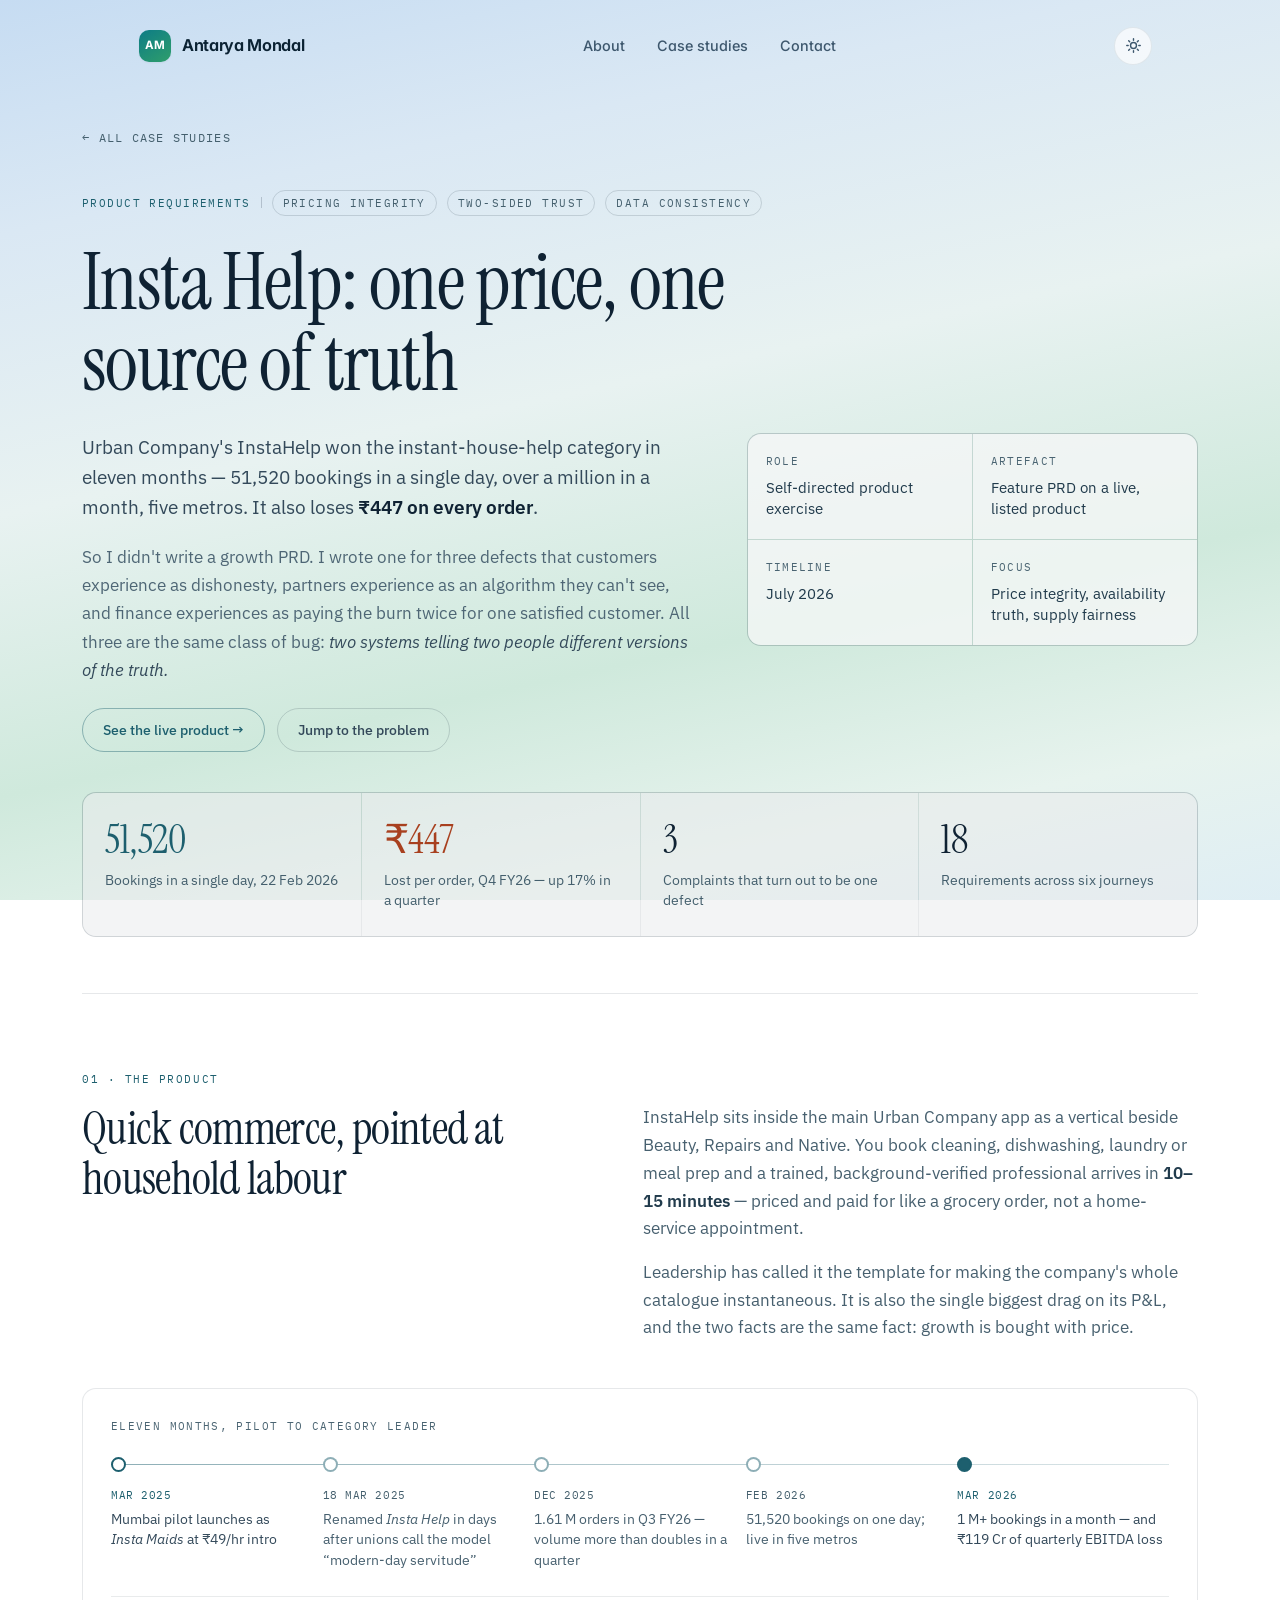
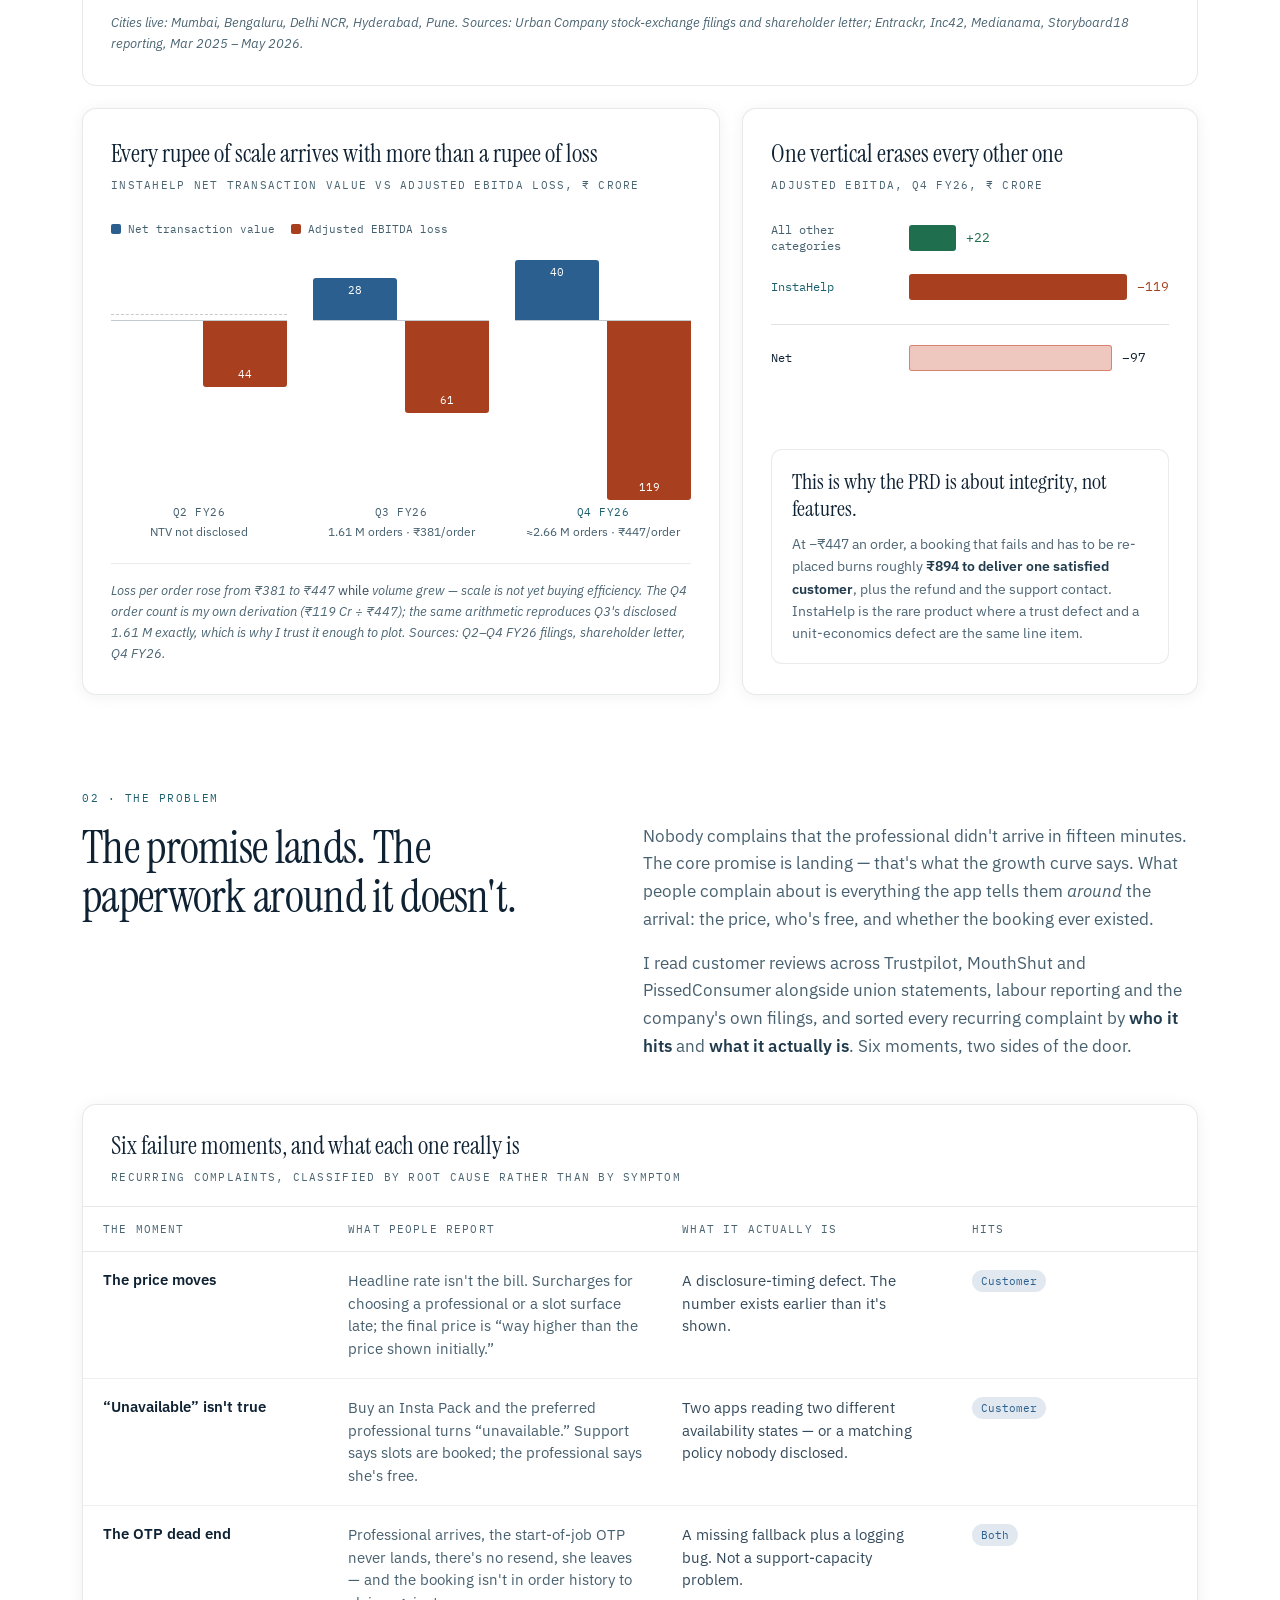
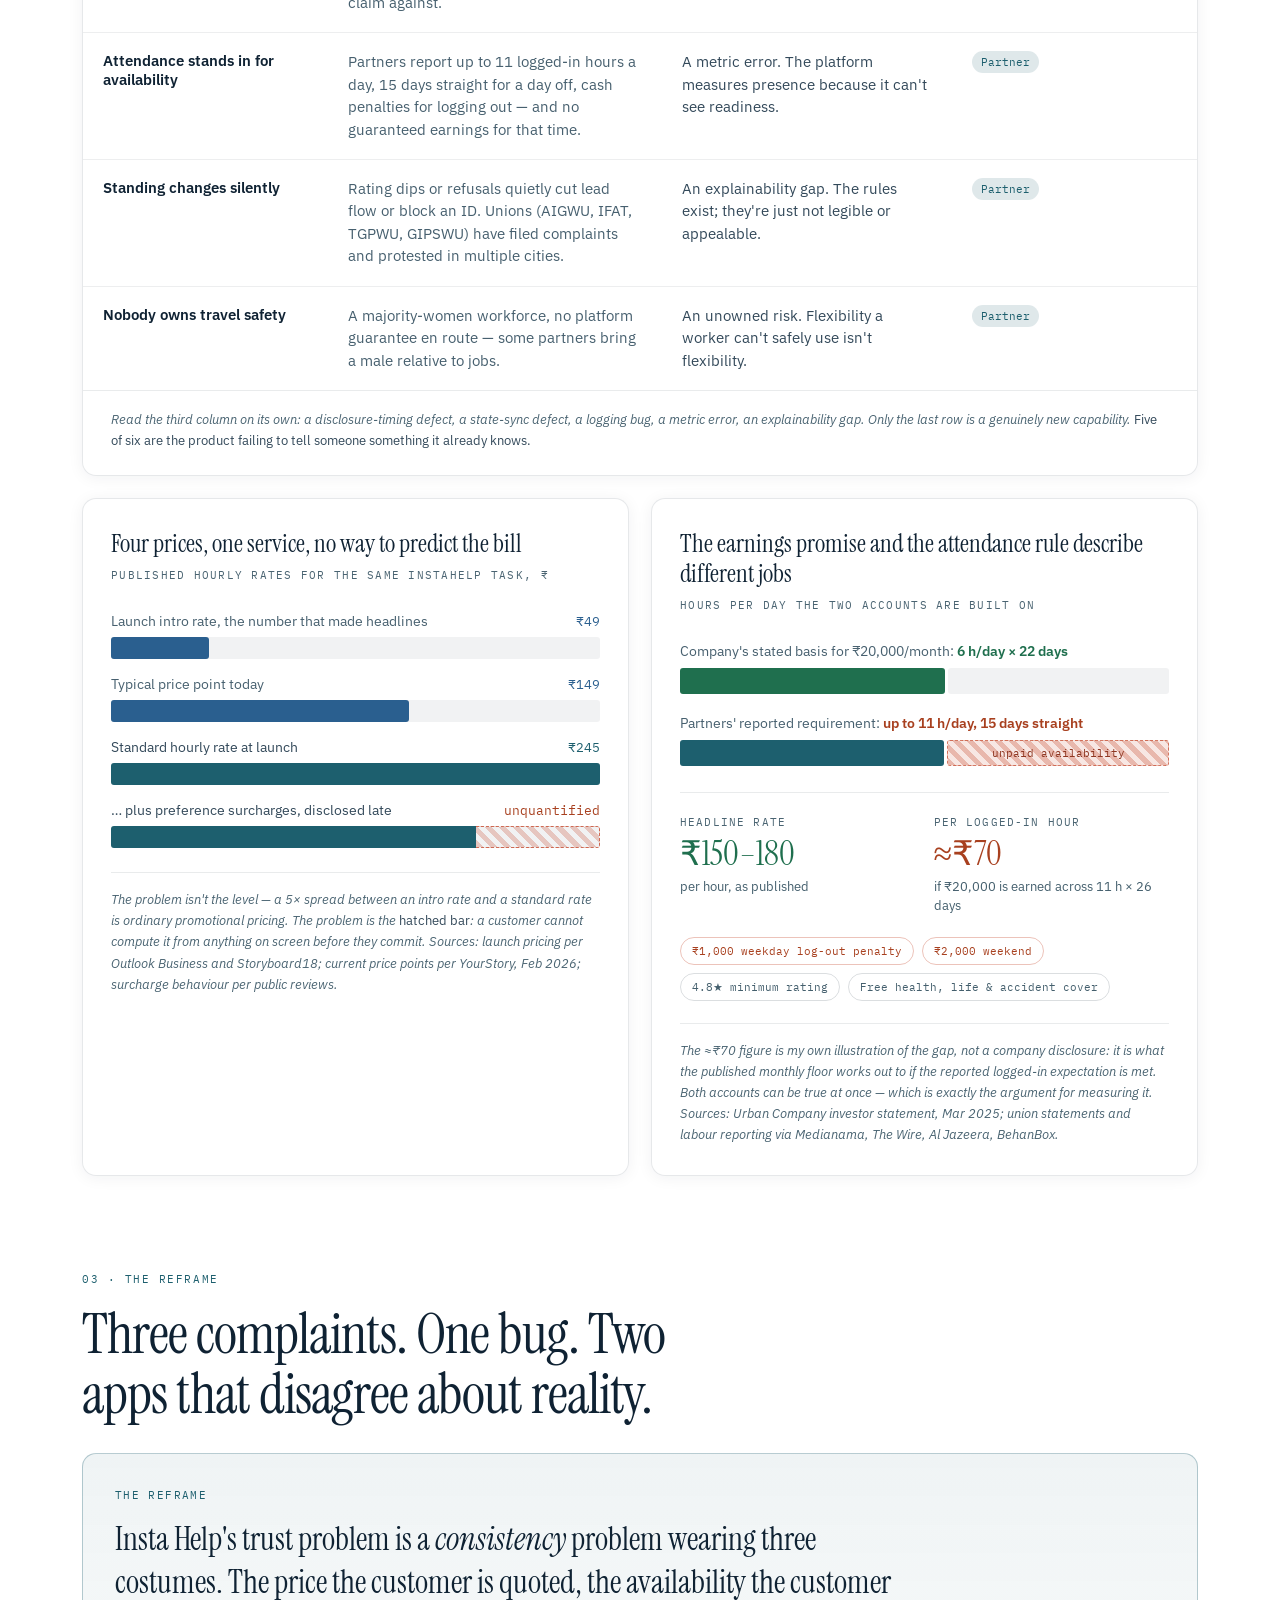
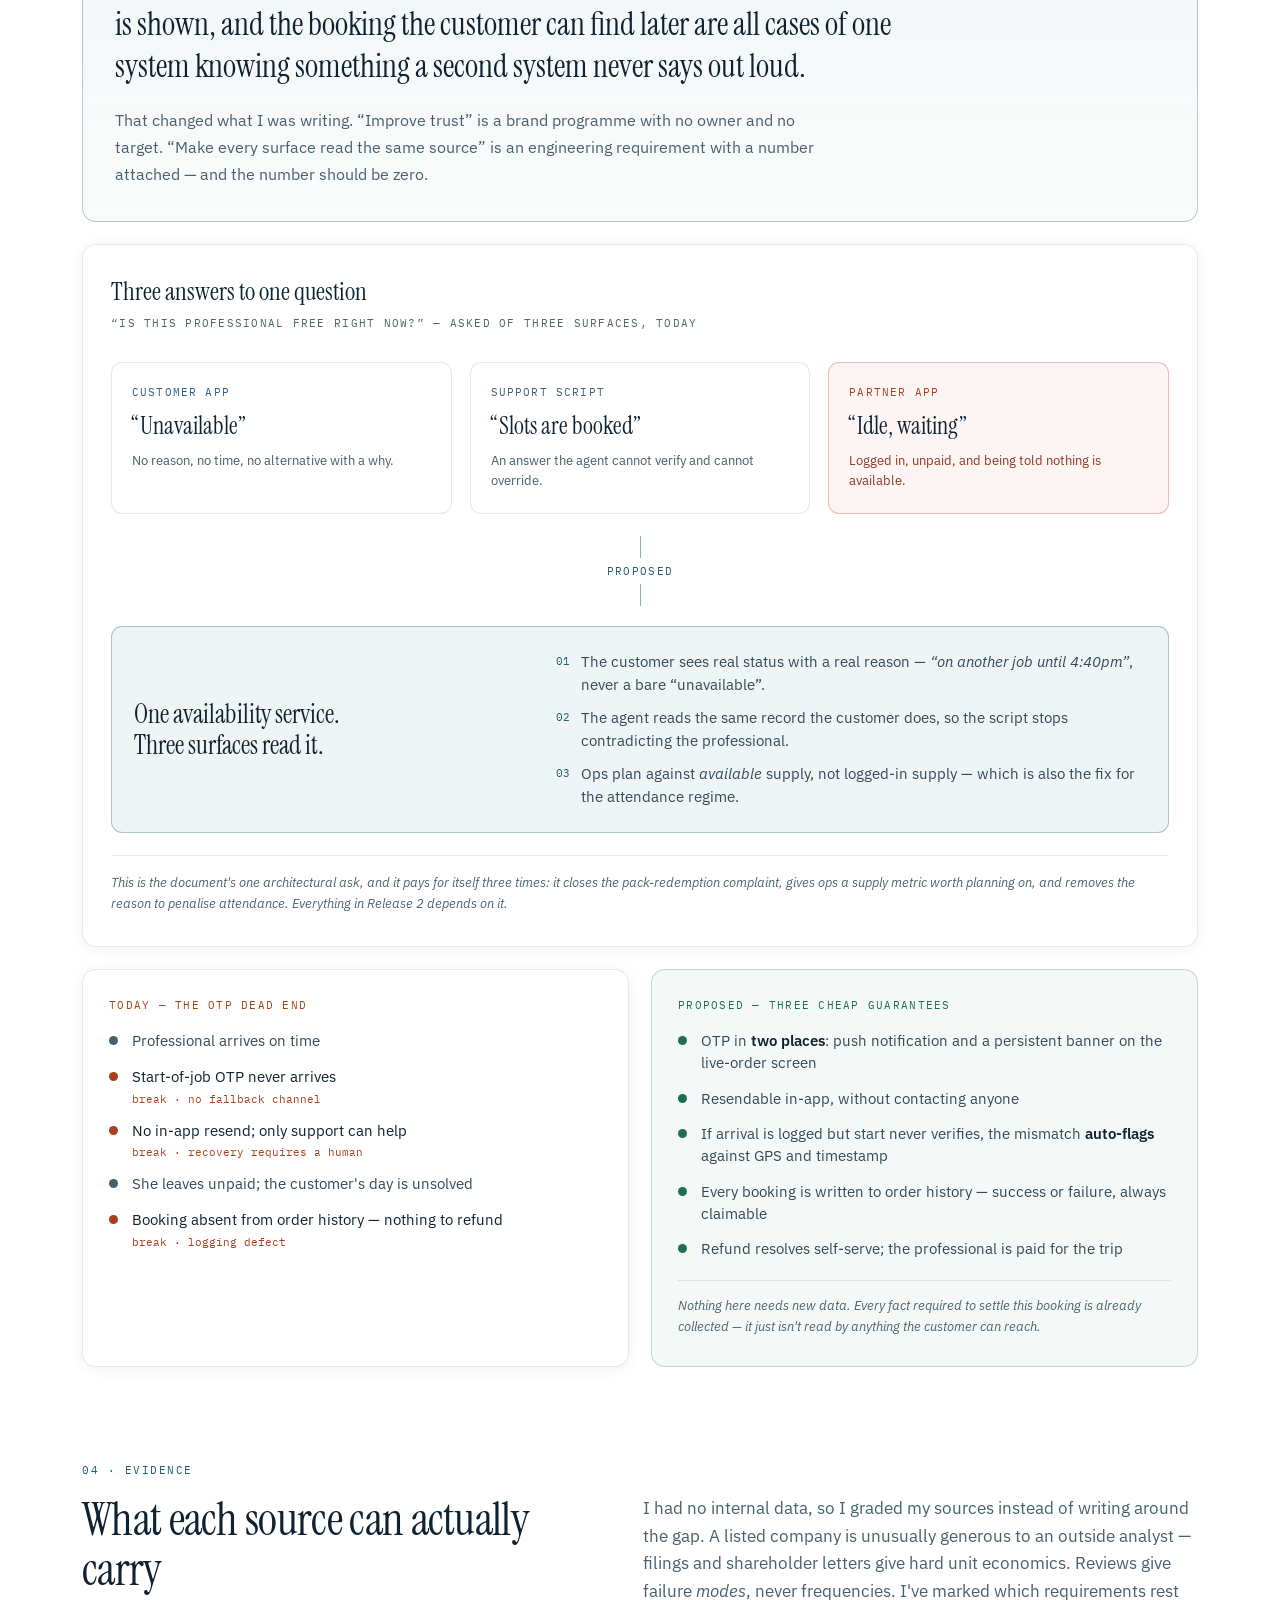
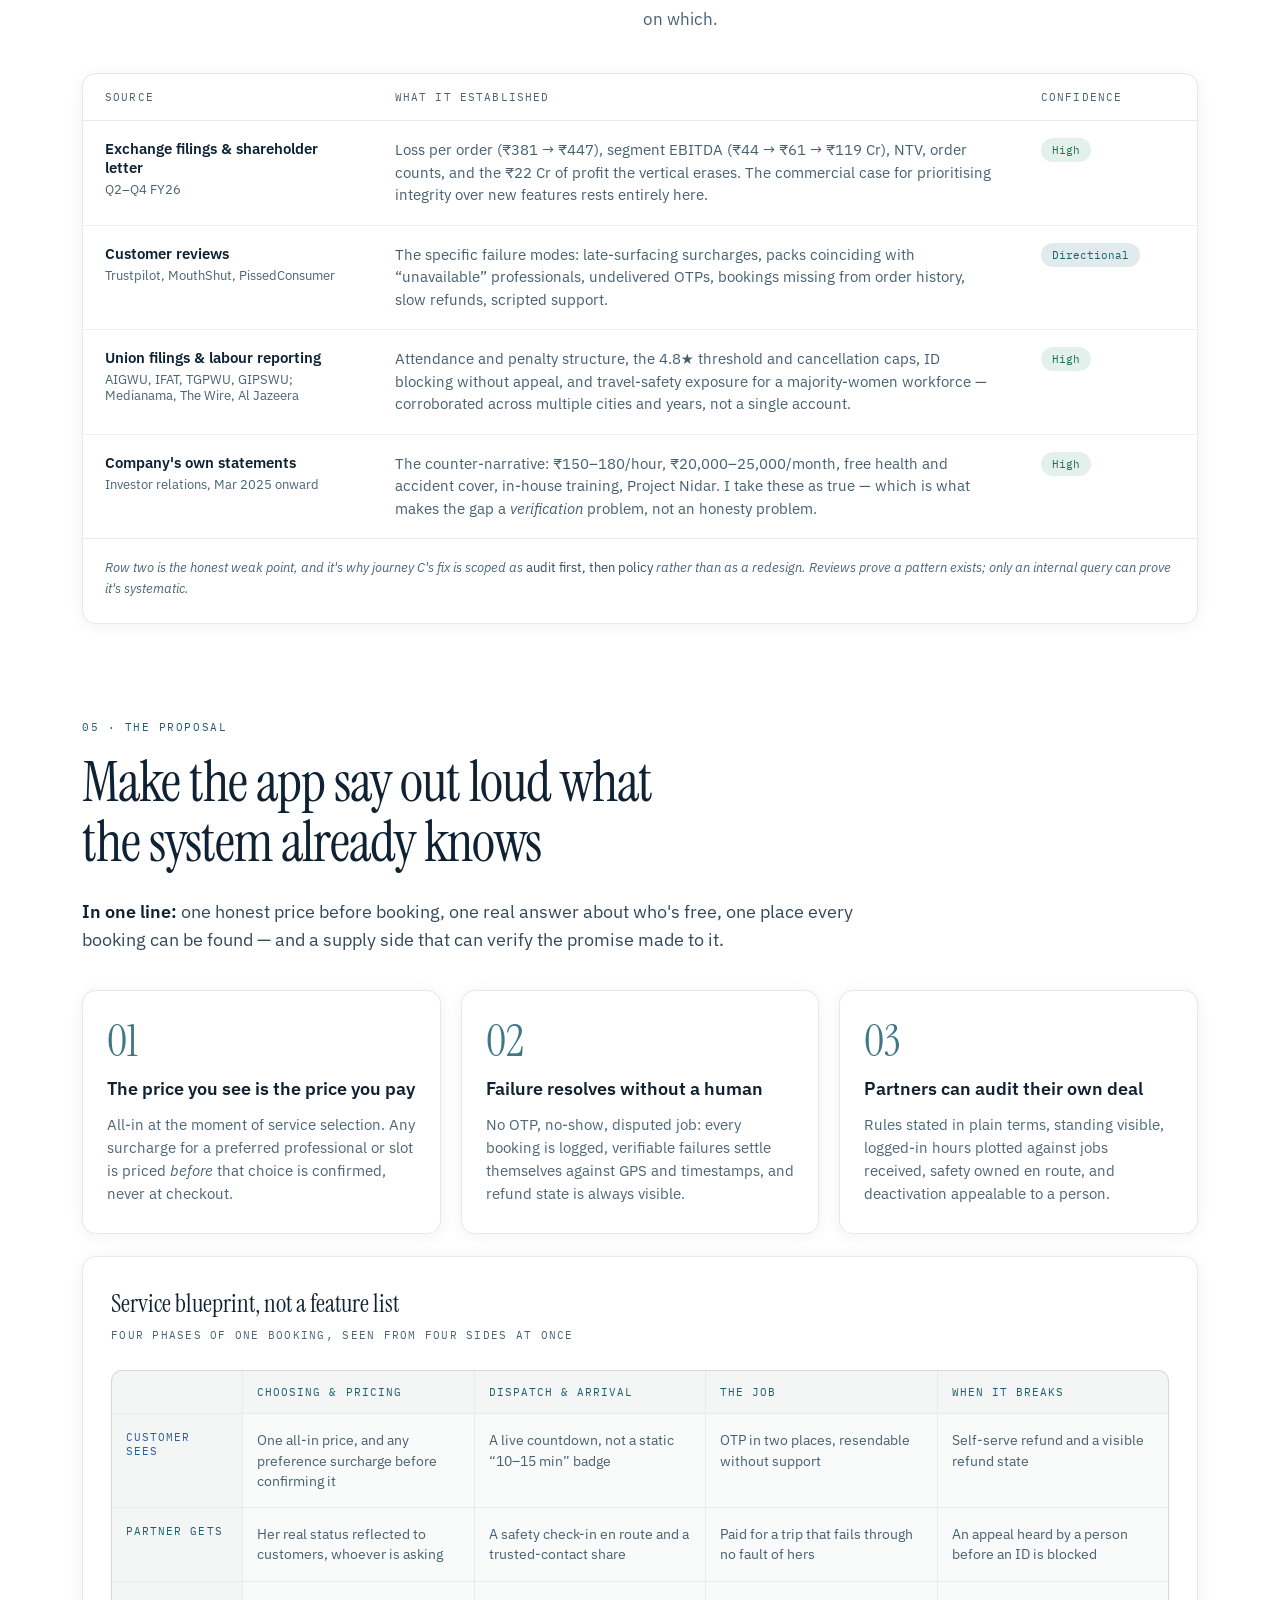
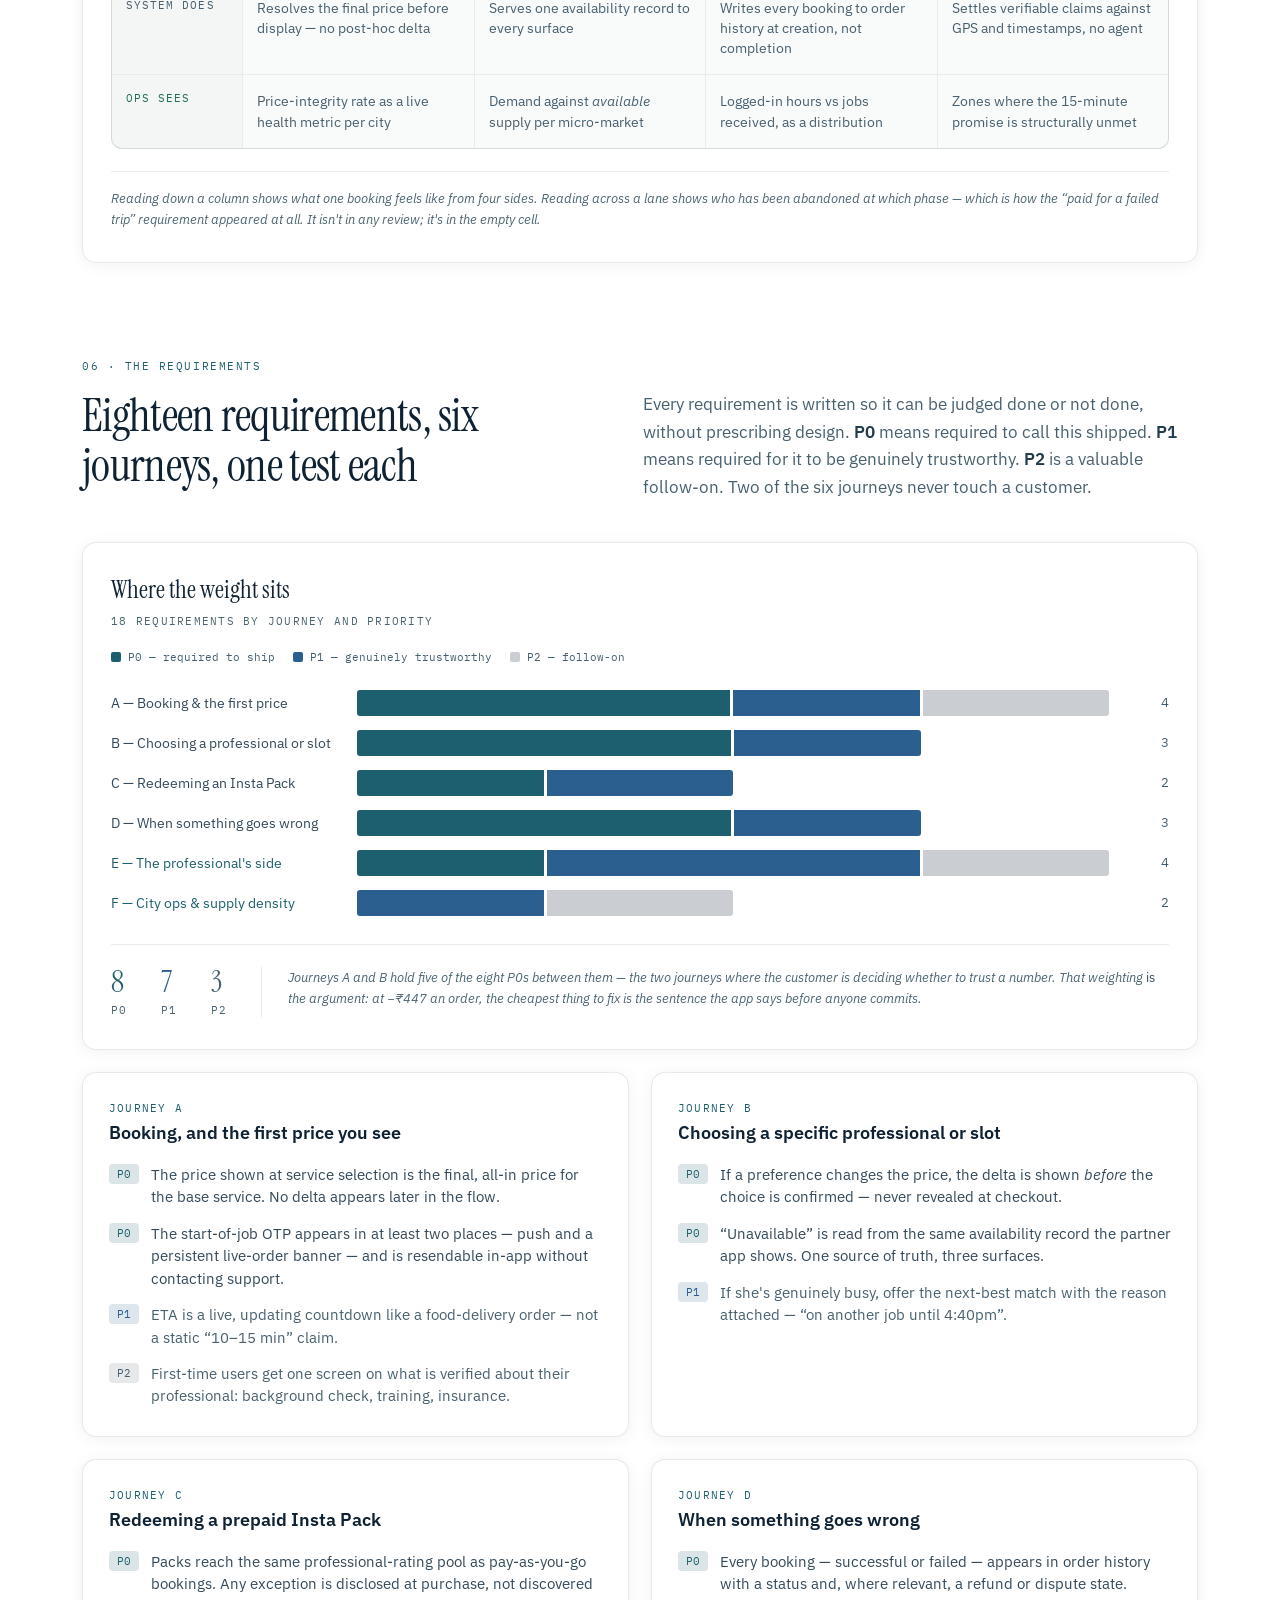
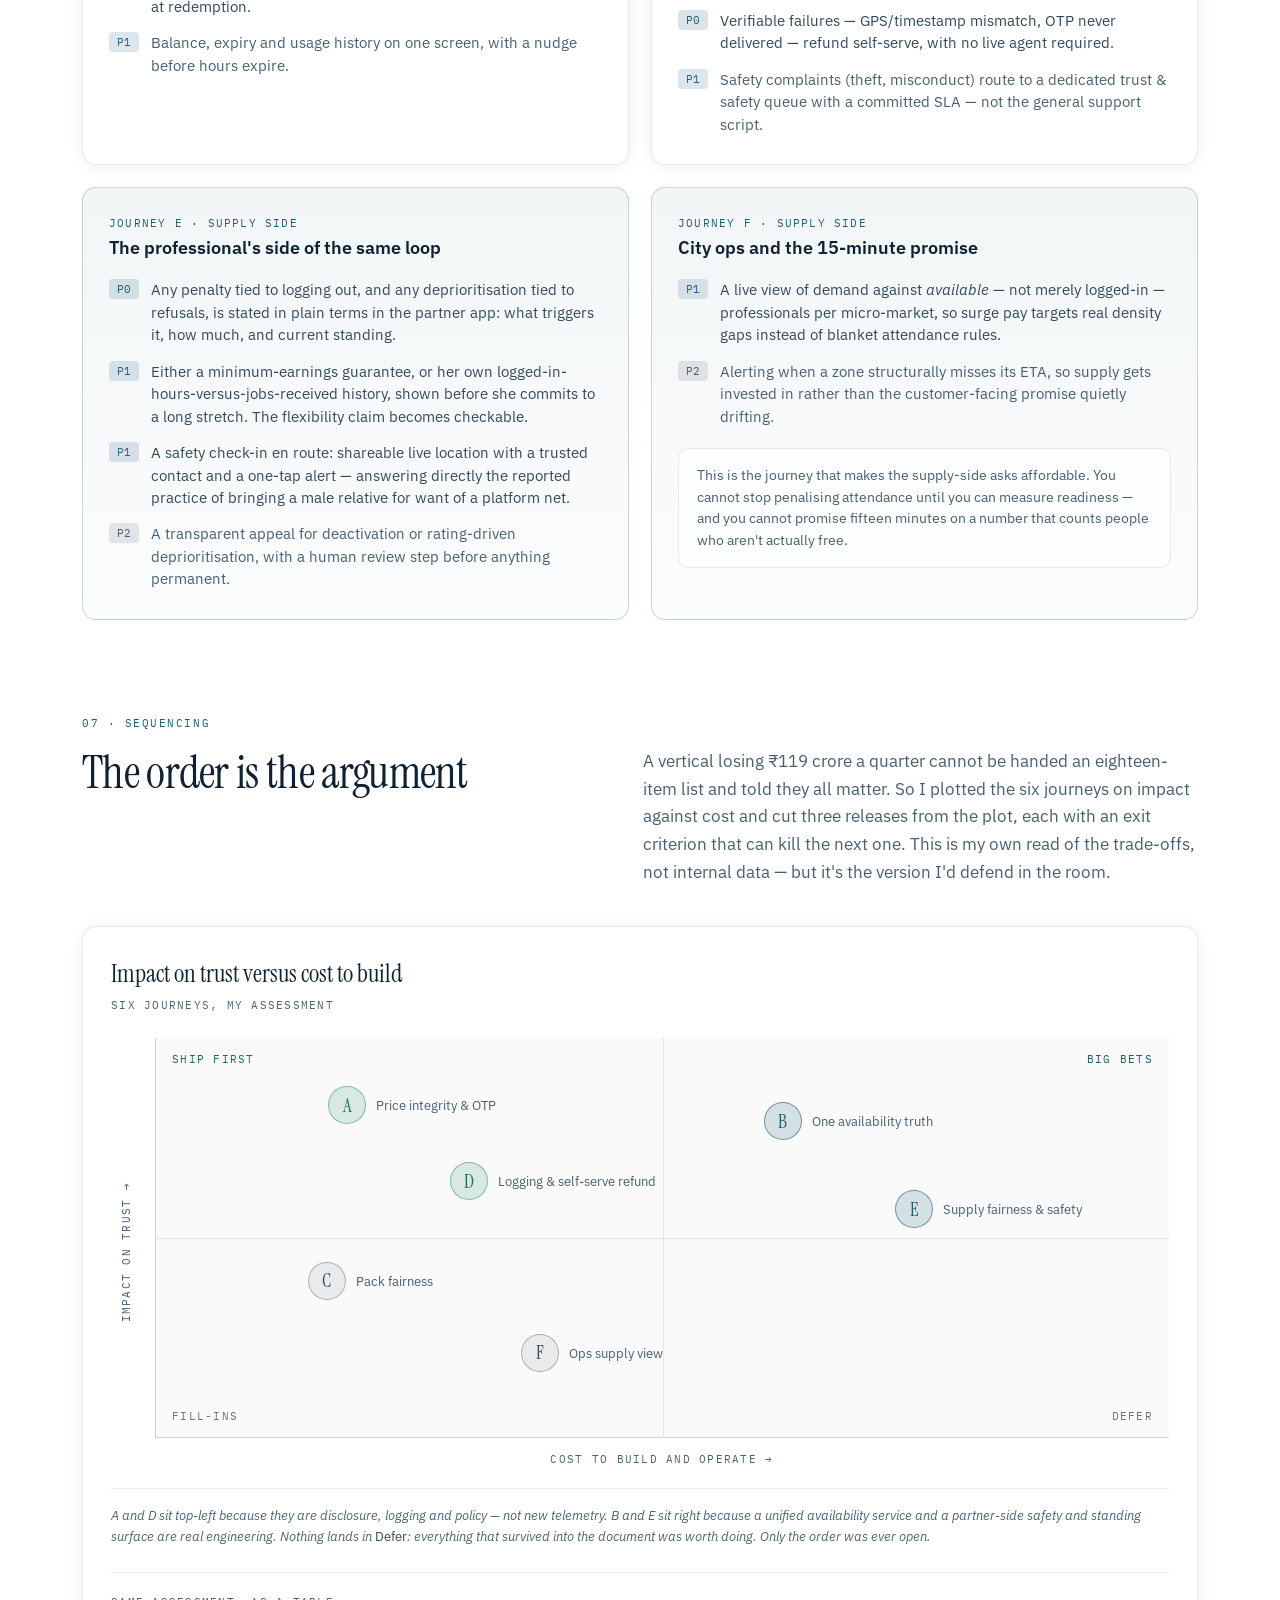
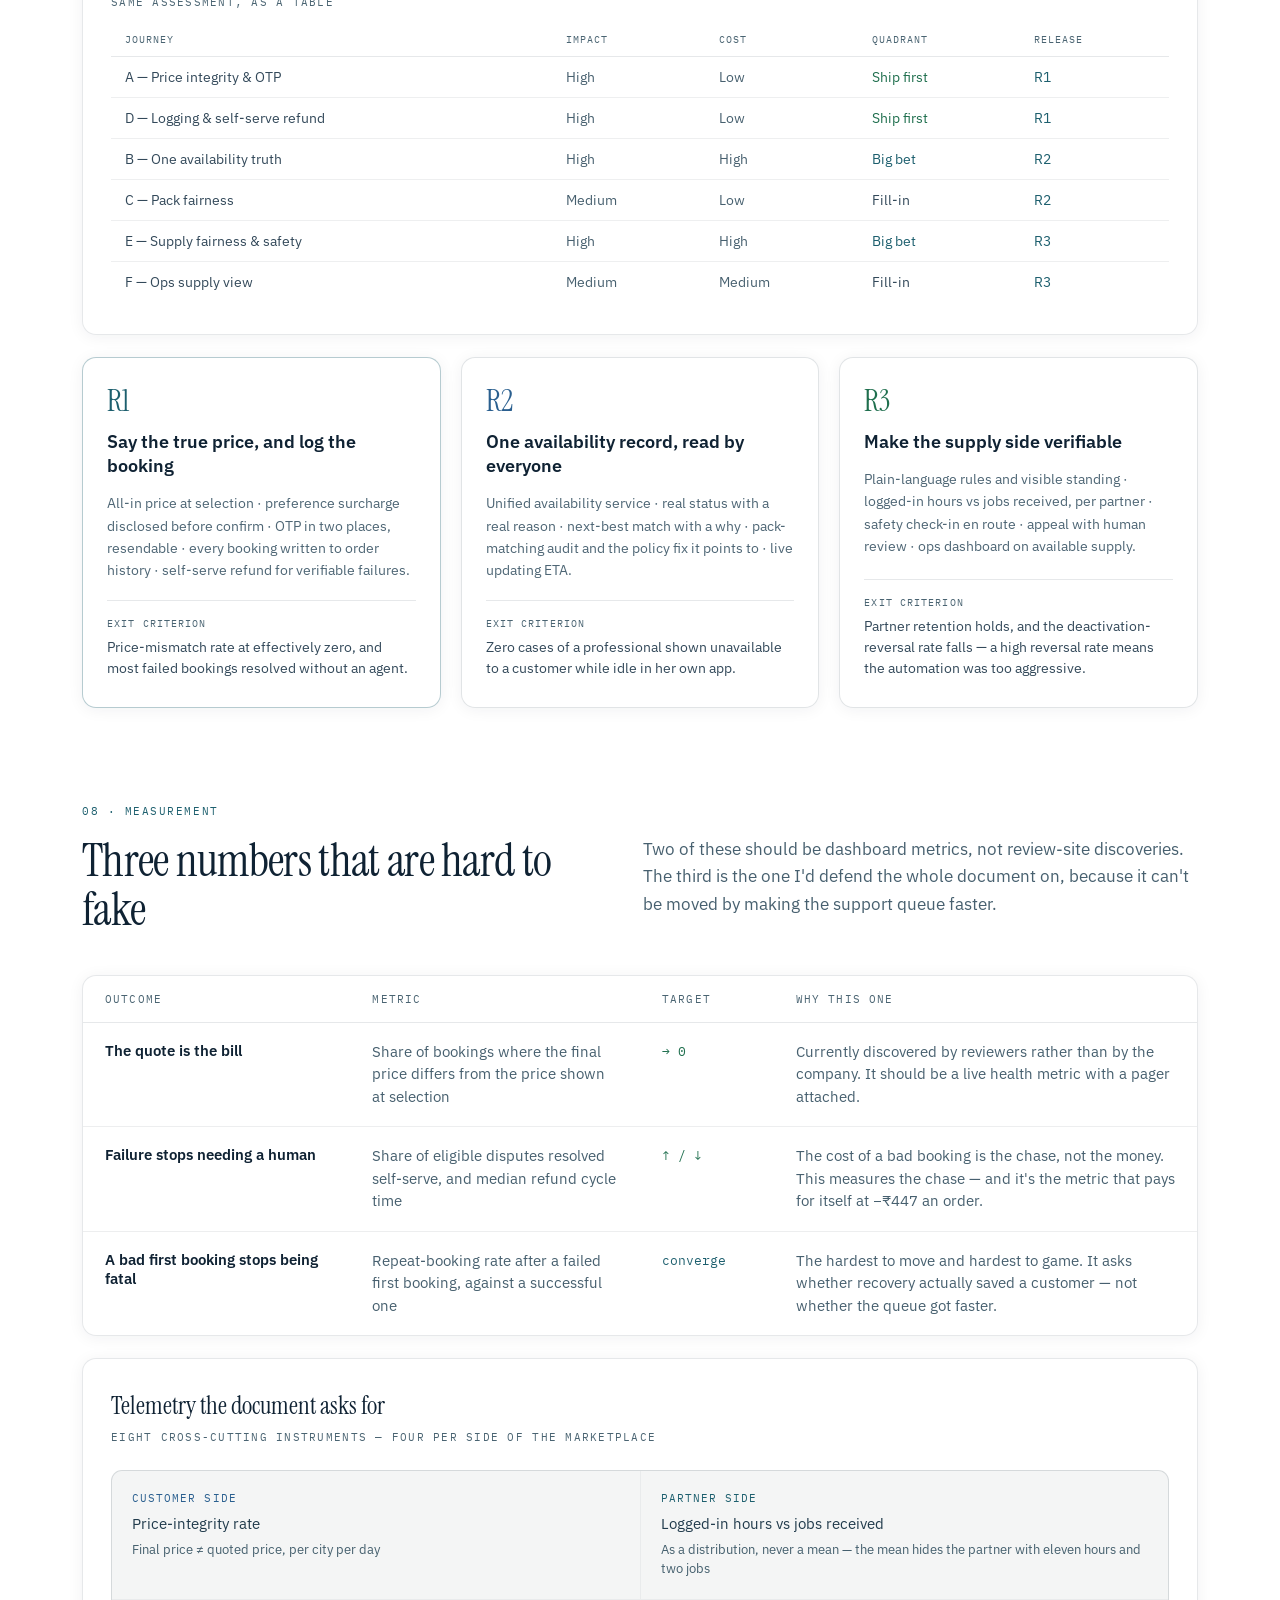
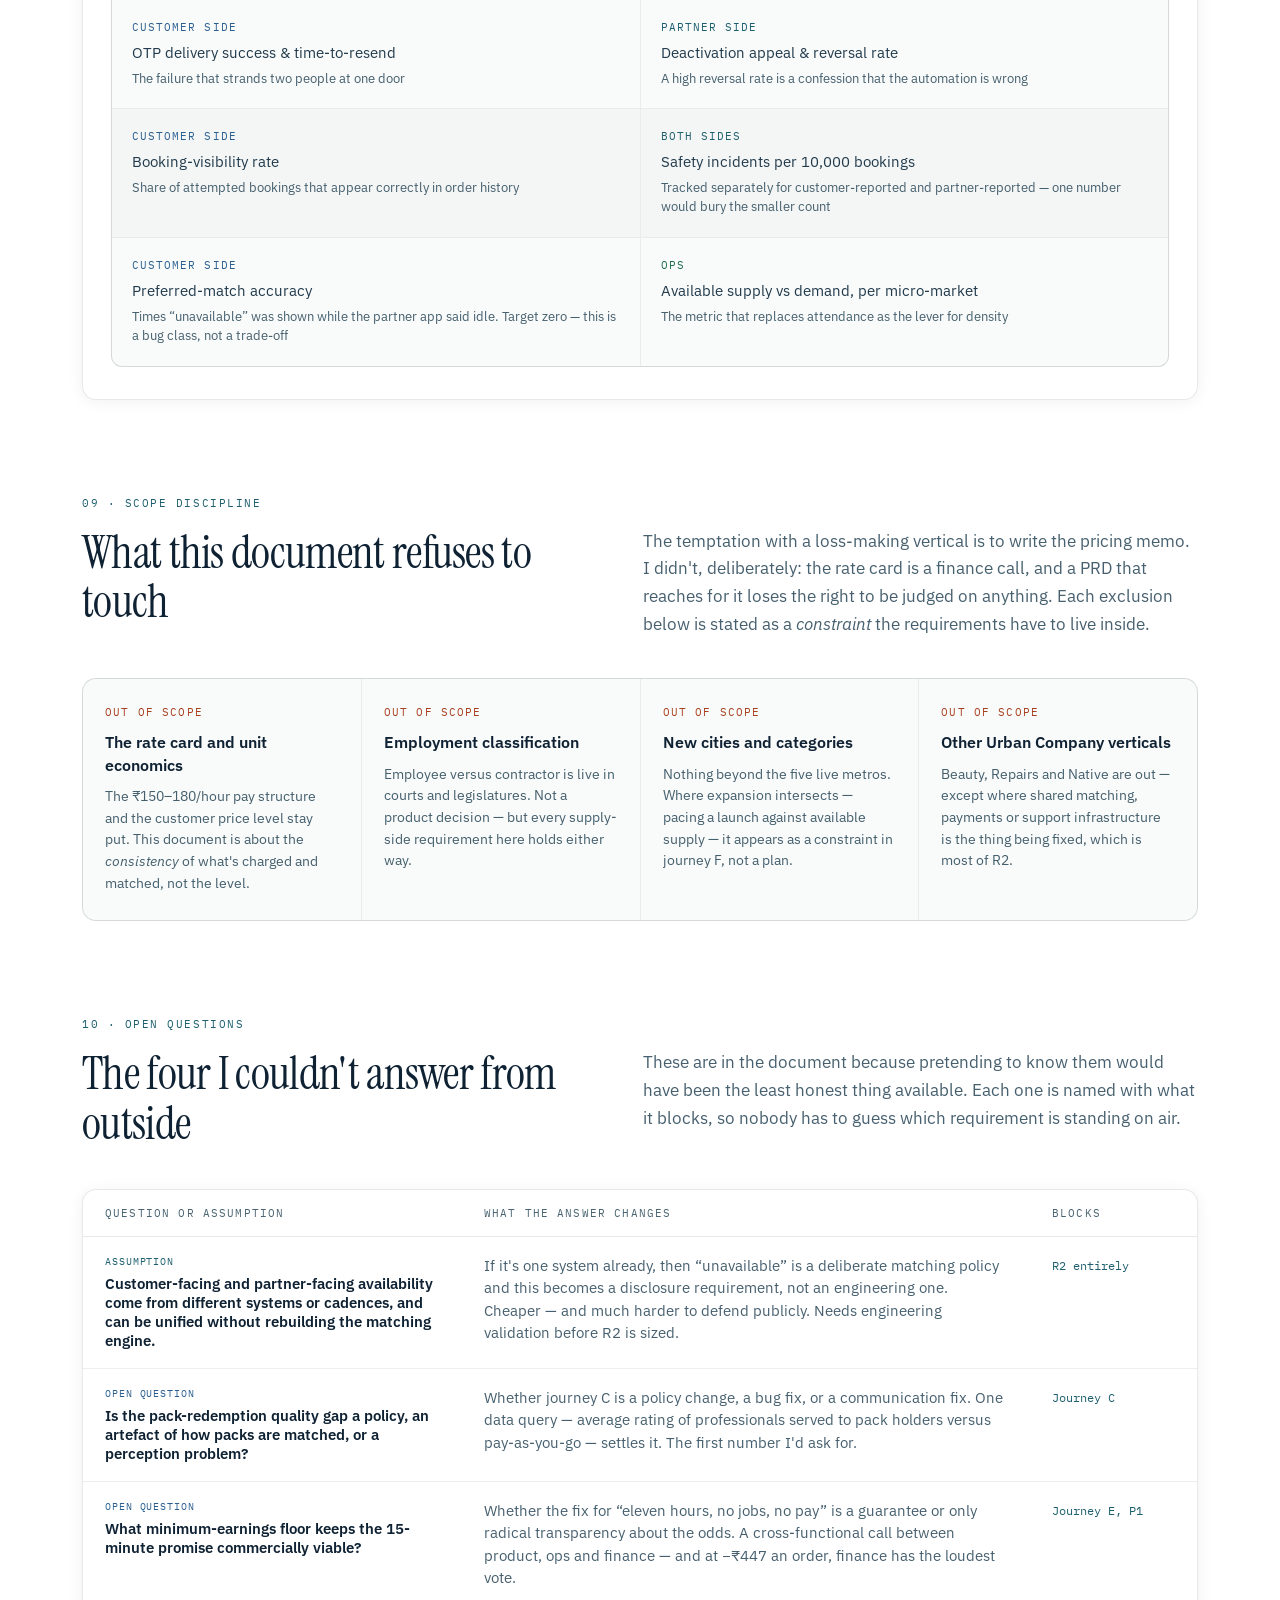
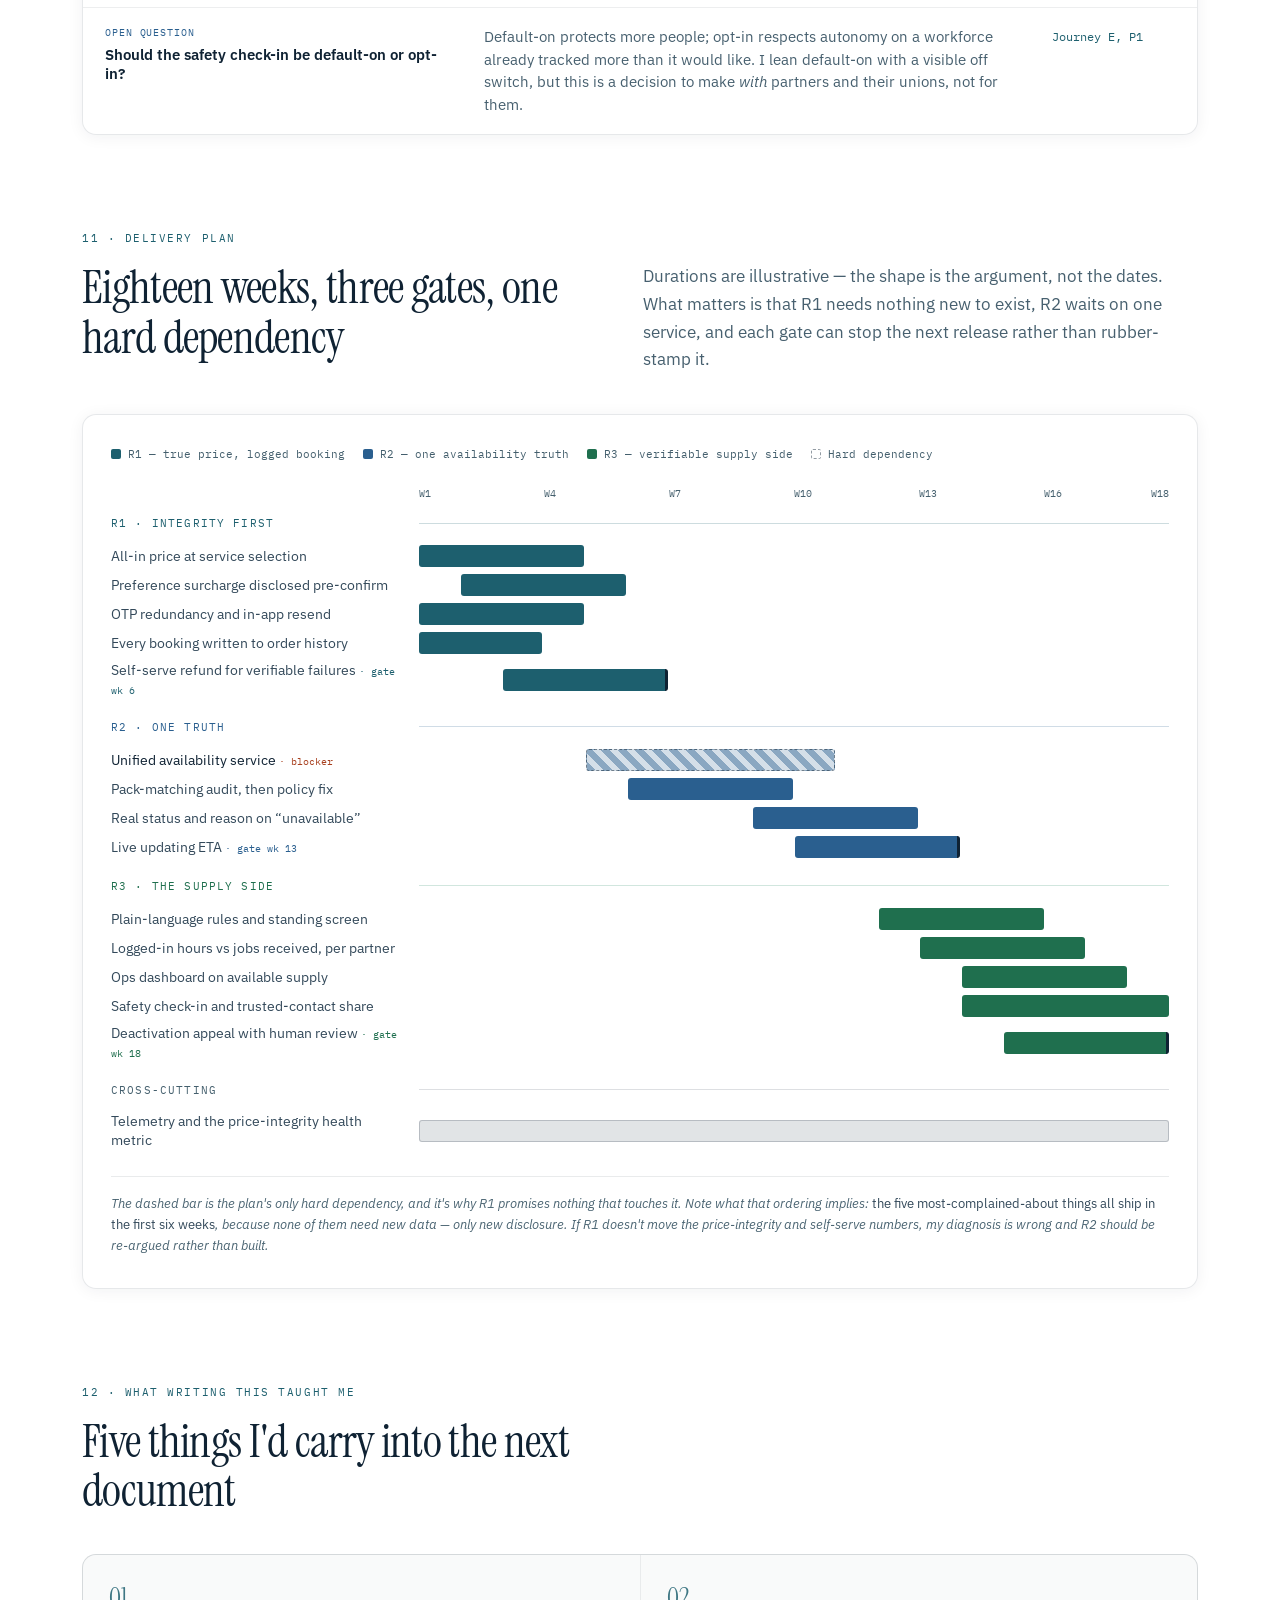
<file: work/urban-company-insta-help.html>
<!DOCTYPE html>
<html lang="en">
<head>
<meta charset="utf-8">
<meta name="viewport" content="width=device-width, initial-scale=1">
<title>Insta Help PRD — Antarya Mondal</title>
<meta name="description" content="A pricing-integrity and availability-truth PRD for Urban Company InstaHelp: three defects that read as broken trust, one source of truth, and a supply side that can verify the promise made to it.">
<meta name="theme-color" content="#dceaf3" media="(prefers-color-scheme: light)">
<meta name="theme-color" content="#08131f" media="(prefers-color-scheme: dark)">

<meta property="og:type" content="article">
<meta property="og:title" content="Insta Help PRD — Antarya Mondal">
<meta property="og:description" content="A pricing-integrity and availability-truth PRD for Urban Company InstaHelp: three defects that read as broken trust, one source of truth, and a supply side that can verify the promise made to it.">

<link rel="icon" href="data:image/svg+xml,%3Csvg xmlns='http://www.w3.org/2000/svg' viewBox='0 0 64 64'%3E%3Crect width='64' height='64' rx='16' fill='%230d7c86'/%3E%3Ctext x='32' y='43' font-family='Georgia,serif' font-size='30' fill='white' text-anchor='middle'%3EAM%3C/text%3E%3C/svg%3E">

<link rel="preconnect" href="https://fonts.googleapis.com">
<link rel="preconnect" href="https://fonts.gstatic.com" crossorigin>
<link href="https://fonts.googleapis.com/css2?family=IBM+Plex+Mono:wght@400;500&family=IBM+Plex+Sans:wght@400;500;600&family=Instrument+Serif:ital@0;1&family=Inter:wght@400;500;600;700&display=swap" rel="stylesheet">

<script>
  /* The bundle drove its palette from its own ih-prd-theme key, defaulting to
     dark. The page now follows the site's am-theme like every other page,
     applied before first paint so there is no flash. */
  (function () {
    try {
      if (localStorage.getItem("am-theme") === "dark") {
        document.documentElement.setAttribute("data-theme", "dark");
      }
    } catch (e) {}
  })();
</script>

<style>
  :root{
    color-scheme:light;
    --body-bg:#dceaf3;
    --page-bg:linear-gradient(168deg,#c6dcf2 0%,#dae8f4 20%,#e8f2f1 44%,#cfe9dc 68%,#e7f3ee 86%,#dfeef4 100%);
    --panel:rgba(255,255,255,.74); --panel-2:rgba(255,255,255,.52); --panel-3:rgba(255,255,255,.94); --panel-4:rgba(255,255,255,.62);
    --dot:#ffffff; --on-accent:#ffffff;
    --line-rgb:15,34,51; --shadow-rgb:15,34,51;
    --ink:#0f2233; --ink-2:#213b4c; --ink-3:#33495a; --ink-4:#47606f; --ink-5:#4e6675; --ink-6:#445f6d; --ink-7:#4a6472;
    --accent:#1d5f6e; --accent-hover:#123f4a; --accent-rgb:29,95,110;
    --blue:#2a5f8f; --blue-rgb:42,95,143;
    --green:#1f6f4e; --green-rgb:47,143,104;
    --red:#a8401f; --red-2:#8f3722; --red-rgb:201,85,58;
  }
  html[data-theme="dark"]{
    color-scheme:dark;
    --body-bg:#0c2a3d;
    --page-bg:linear-gradient(148deg,#0b2742 0%,#0e3149 22%,#103c44 44%,#0f4539 68%,#0d4233 86%,#0b3944 100%);
    --panel:rgba(4,18,26,.58); --panel-2:rgba(4,18,26,.36); --panel-3:rgba(255,255,255,.07); --panel-4:rgba(0,0,0,.3);
    --dot:#0d3040; --on-accent:#08202b;
    --line-rgb:255,255,255; --shadow-rgb:0,0,0;
    --ink:#f4f8fb; --ink-2:#e6edf4; --ink-3:#c4d2df; --ink-4:#a9bccc; --ink-5:#9fb2c3; --ink-6:#8aa0b4; --ink-7:#7f93a6;
    --accent:#e9b872; --accent-hover:#f6dcae; --accent-rgb:233,184,114;
    --blue:#6fb3c9; --blue-rgb:111,179,201;
    --green:#7fc9a5; --green-rgb:127,201,165;
    --red:#e0785f; --red-2:#f0b8a6; --red-rgb:224,120,95;
  }
  *{box-sizing:border-box}
  html{scroll-behavior:smooth}
  body{margin:0;background:var(--body-bg);color:var(--ink-2);font-family:'IBM Plex Sans',system-ui,-apple-system,sans-serif;-webkit-font-smoothing:antialiased}
  section[id]{scroll-margin-top:96px}
  table{border-collapse:collapse}
  a{color:var(--accent);text-decoration:none}
  a:hover{color:var(--accent-hover)}
  ::selection{background:var(--accent);color:var(--on-accent)}
</style>

<style>
/* Tokens are namespaced --nav-* because this case study defines its own
   --ink / --accent in :root and the two must not collide. */
/* Site header, lifted from assets/css/style.css together with the

   custom properties it needs. The whole sheet is deliberately not loaded:

   its global figure, h1-h4, p and body rules would restyle the case study. */

:root {
  --nav-accent: #0d7c86;
  --nav-accent-2: #2f9e6b;
  --nav-accent-ink: #ffffff;
  --nav-ease: cubic-bezier(0.22, 1, 0.36, 1);
  --nav-font-sans: "Inter", -apple-system, BlinkMacSystemFont, "Segoe UI", Roboto,
    "Helvetica Neue", Arial, sans-serif;
  --nav-gutter: clamp(20px, 5vw, 48px);
  --nav-hairline: rgba(11, 43, 66, 0.09);
  --nav-ink: #0b2233;
  --nav-ink-2: #3d576d;
  --nav-maxw: 1140px;
  --nav-radius: 16px;
  --nav-shadow-lg: 0 1px 2px rgba(11, 34, 51, 0.04), 0 24px 56px -24px rgba(11, 34, 51, 0.30);
  --nav-shadow-md: 0 1px 2px rgba(11, 34, 51, 0.04), 0 10px 24px -14px rgba(11, 34, 51, 0.24);
  --nav-shadow-sm: 0 1px 2px rgba(11, 34, 51, 0.05);
  --nav-surface: rgba(255, 255, 255, 0.68);
  --nav-surface-strong: rgba(255, 255, 255, 0.86);
  --nav-surface-sunk: rgba(255, 255, 255, 0.42);
}

:root[data-theme="dark"] {
  --nav-accent: #5ed6c6;
  --nav-accent-2: #6ee7a8;
  --nav-accent-ink: #04201f;
  --nav-hairline: rgba(255, 255, 255, 0.10);
  --nav-ink: #e9f1f8;
  --nav-ink-2: #a9bfd0;
  --nav-shadow-lg: 0 1px 2px rgba(0, 0, 0, 0.3), 0 28px 60px -28px rgba(0, 0, 0, 0.8);
  --nav-shadow-md: 0 1px 2px rgba(0, 0, 0, 0.3), 0 12px 28px -16px rgba(0, 0, 0, 0.7);
  --nav-shadow-sm: 0 1px 2px rgba(0, 0, 0, 0.3);
  --nav-surface: rgba(255, 255, 255, 0.045);
  --nav-surface-strong: rgba(255, 255, 255, 0.075);
  --nav-surface-sunk: rgba(255, 255, 255, 0.028);
}

/* On every other page the nav inherits these from style.css's body rule.
   Here the body belongs to the case study, so the header re-establishes the
   site's own typographic context for itself only.
   :where() keeps these at zero specificity, matching the bare element
   selectors they stand in for, so the real nav rules still win. */
:where(.nav) {
  color: var(--nav-ink);
  font-family: var(--nav-font-sans);
  font-size: 16px;
  line-height: 1.65;
  font-feature-settings: "cv02", "cv03", "cv04", "cv11";
  -webkit-font-smoothing: antialiased;
  -moz-osx-font-smoothing: grayscale;
}
:where(.nav ul) { margin: 0; padding: 0; }
:where(.nav button) { font: inherit; color: inherit; }
:where(.nav a) { text-decoration: none; }
:where(.nav svg) { display: block; max-width: 100%; }

.wrap {
  width: 100%;
  max-width: var(--nav-maxw);
  margin-inline: auto;
  padding-inline: var(--nav-gutter);
}

.nav {
  position: sticky;
  top: 0;
  z-index: 100;
  padding-block: 16px;
  transition: padding 0.3s var(--nav-ease);
}
.nav.is-stuck { padding-block: 10px; }

.nav-inner {
  display: flex;
  align-items: center;
  justify-content: space-between;
  gap: 18px;
  padding: 9px 9px 9px 20px;
  border-radius: 999px;
  border: 1px solid transparent;
  transition: background 0.3s var(--nav-ease), border-color 0.3s var(--nav-ease),
    box-shadow 0.3s var(--nav-ease), backdrop-filter 0.3s var(--nav-ease);
}
.nav.is-stuck .nav-inner {
  background: var(--nav-surface-strong);
  border-color: var(--nav-hairline);
  box-shadow: var(--nav-shadow-md);
  backdrop-filter: blur(20px) saturate(1.5);
  -webkit-backdrop-filter: blur(20px) saturate(1.5);
}

.brand {
  display: inline-flex;
  align-items: center;
  gap: 11px;
  color: var(--nav-ink);
  font-weight: 650;
  letter-spacing: -0.02em;
  font-size: 1.02rem;
}
.brand:hover { color: var(--nav-ink); }

.brand-mark {
  width: 32px;
  height: 32px;
  border-radius: 10px;
  display: grid;
  place-items: center;
  background: linear-gradient(145deg, var(--nav-accent), var(--nav-accent-2));
  color: var(--nav-accent-ink);
  font-size: 0.72rem;
  font-weight: 700;
  letter-spacing: 0.02em;
  flex: none;
  box-shadow: var(--nav-shadow-sm);
}

.nav-links {
  display: flex;
  align-items: center;
  gap: 4px;
  list-style: none;
}

.nav-links a {
  display: block;
  padding: 8px 14px;
  border-radius: 999px;
  color: var(--nav-ink-2);
  font-size: 0.9rem;
  font-weight: 500;
  transition: color 0.2s var(--nav-ease), background 0.2s var(--nav-ease);
}
.nav-links a:hover {
  color: var(--nav-ink);
  background: var(--nav-surface-sunk);
}

.nav-actions {
  display: flex;
  align-items: center;
  gap: 8px;
}

.icon-btn {
  width: 38px;
  height: 38px;
  display: grid;
  place-items: center;
  border-radius: 50%;
  border: 1px solid var(--nav-hairline);
  background: var(--nav-surface);
  color: var(--nav-ink-2);
  cursor: pointer;
  transition: color 0.2s var(--nav-ease), border-color 0.2s var(--nav-ease),
    transform 0.2s var(--nav-ease);
}
.icon-btn:hover {
  color: var(--nav-accent);
  border-color: var(--nav-accent);
  transform: translateY(-1px);
}
.icon-btn svg { width: 17px; height: 17px; }

.icon-btn .icon-moon { display: none; }
:root[data-theme="dark"] .icon-btn .icon-moon { display: block; }
:root[data-theme="dark"] .icon-btn .icon-sun { display: none; }

.nav-toggle { display: none; }


@media (max-width: 820px) {
  .nav-links {
    position: absolute;
    top: calc(100% + 10px);
    right: var(--nav-gutter);
    left: var(--nav-gutter);
    flex-direction: column;
    align-items: stretch;
    gap: 2px;
    padding: 10px;
    border-radius: var(--nav-radius);
    background: var(--nav-surface-strong);
    border: 1px solid var(--nav-hairline);
    box-shadow: var(--nav-shadow-lg);
    backdrop-filter: blur(20px) saturate(1.5);
    -webkit-backdrop-filter: blur(20px) saturate(1.5);
    opacity: 0;
    visibility: hidden;
    transform: translateY(-8px);
    transition: opacity 0.25s var(--nav-ease), transform 0.25s var(--nav-ease),
      visibility 0.25s;
  }
  .nav-links.is-open {
    opacity: 1;
    visibility: visible;
    transform: none;
  }
  .nav-links a { padding: 11px 14px; border-radius: 10px; font-size: 0.95rem; }

  .nav-toggle { display: grid; }
}
</style>

<style>
/* Hover states the bundler runtime would have applied; !important because the
   base values are inline styles. */
.ih-h1:hover { color:var(--accent) !important; }
.ih-h2:hover { background:rgba(var(--accent-rgb),.1) !important; border-color:rgba(var(--accent-rgb),.75) !important; }
.ih-h3:hover { border-color:rgba(var(--line-rgb),.36) !important; }
.ih-h4:hover { color:var(--accent) !important; }
.ih-h5:hover { color:var(--accent) !important; }
.ih-h6:hover { color:var(--accent) !important; }
.ih-h7:hover { color:var(--accent) !important; }
.ih-h8:hover { color:var(--accent) !important; }
.ih-h9:hover { color:var(--accent) !important; }
.ih-h10:hover { color:var(--accent) !important; }
.ih-h11:hover { color:var(--accent) !important; }
.ih-h12:hover { color:var(--accent) !important; }
.ih-h13:hover { color:var(--accent) !important; }
.ih-h14:hover { color:var(--accent) !important; }
.ih-h15:hover { color:var(--accent) !important; }
.ih-h16:hover { background:var(--accent) !important; }
.ih-h17:hover { border-color:rgba(var(--line-rgb),.4) !important; }
.ih-h18:hover { background:var(--panel-3) !important; }
.ih-h19:hover { background:var(--panel-3) !important; }
.ih-h20:hover { color:var(--accent) !important; }
.ih-h21:hover { color:var(--accent) !important; }
.ih-h22:hover { color:var(--accent) !important; }
.ih-h23:hover { color:var(--accent) !important; }
.ih-h24:hover { color:var(--accent) !important; }
</style>

<style>
  /* Dark canvas rebuilt to match the homepage: its --bg-top/--bg-mid/--bg-bottom
     ramp, plus the three aurora blobs .bg::before/::after/span paint there. The
     blobs are expressed as radial-gradient layers on the same token rather than
     as extra elements, so the markup is untouched. Geometry follows the
     homepage rules: 46vw at top:-12vw/left:-8vw, 40vw at top:34vh/right:-12vw,
     44vw at bottom:-14vw/left:22vw, converted to centre points. */
  html[data-theme="dark"] {
    --body-bg: #08181f;
    --page-bg:
      radial-gradient(circle 32vw at 15vw 11vw, rgba(56,130,246,.26) 0%, rgba(56,130,246,.26) 38%, rgba(56,130,246,0) 100%),
      radial-gradient(circle 29vw at 92vw calc(34vh + 20vw), rgba(45,212,191,.22) 0%, rgba(45,212,191,.22) 38%, rgba(45,212,191,0) 100%),
      radial-gradient(circle 31vw at 44vw calc(100vh - 8vw), rgba(34,197,94,.16) 0%, rgba(34,197,94,.16) 38%, rgba(34,197,94,0) 100%),
      linear-gradient(to bottom, #08131f 0%, #08181f 48%, #071a17 100%);
  }

  /* The nav sits outside the gradient wrapper, so the page canvas carries the
     same gradient and the strip behind the header matches the article. Both
     are background-attachment:fixed and the wrapper's bottom layer is opaque,
     so the two stacks line up exactly and the blobs are not painted twice. */
  body { background: var(--page-bg); background-attachment: fixed; }
  img, svg { max-width: 100%; }
  .skip-link { position: absolute; left: -9999px; }
  .skip-link:focus { left: 12px; top: 12px; z-index: 200; padding: 10px 16px;
    background: var(--accent); color: var(--on-accent);
    font: 500 14px/1 'IBM Plex Sans', sans-serif; border-radius: 8px; }
  @media (prefers-reduced-motion: reduce) { html { scroll-behavior: auto; } }
</style>

<style>
  /* -----------------------------------------------------------------
     Small screens.

     This case study was laid out for a desktop column and its grids
     are inline, with column widths in pixels. On a phone the content
     column is roughly 310px, so "290px 1fr" left the second column
     about two pixels wide — the roadmap bars, the requirement detail
     and half the comparison rows were crushed rather than wrapped.

     The rules below match the authored inline values and collapse
     them. Matching on [style*=...] is unusual, but these grids have
     no classes to hang a rule on, and restating each one inline
     would mean editing several hundred attributes by hand.
     ----------------------------------------------------------------- */
  @media (max-width: 700px) {
    /* Roadmap rows and label/value pairs: label above, content below. */
    [style*="grid-template-columns:290px 1fr"] {
      grid-template-columns: minmax(0, 1fr) !important;
      gap: 9px !important;
    }
    /* The roadmap header's spacer cell only existed to hold a column. */
    [style*="grid-template-columns:290px 1fr"] > div:empty {
      display: none !important;
    }

    /* Journey rows are a label, a stacked bar of the requirement mix,
       and a count. Keep the label and its count on one line and give
       the bar the full width underneath — squeezed into a third of a
       phone it was too short to read a proportion off. */
    [style*="grid-template-columns:230px 1fr 44px"] {
      grid-template-columns: minmax(0, 1fr) auto !important;
      gap: 8px 12px !important;
    }
    [style*="grid-template-columns:230px 1fr 44px"] > div:nth-child(1) {
      grid-column: 1 !important;
      grid-row: 1 !important;
    }
    [style*="grid-template-columns:230px 1fr 44px"] > div:nth-child(3) {
      grid-column: 2 !important;
      grid-row: 1 !important;
    }
    [style*="grid-template-columns:230px 1fr 44px"] > div:nth-child(2) {
      grid-column: 1 / -1 !important;
      grid-row: 2 !important;
    }

    /* A child that asked to span two columns has to stop asking once
       the grid is down to one. Grid answers "span 2" by inventing an
       implicit second column, which puts the row back to double width
       and pushes it out of the card — this is what broke the "five
       things" grid, whose item 05 spans both columns on desktop. */
    [style*="grid-column:1 / span 2"] {
      grid-column: 1 / -1 !important;
    }

    /* Side-by-side comparisons read as one column. */
    [style*="grid-template-columns:1fr 1fr"],
    [style*="grid-template-columns:minmax(0,1fr) minmax(0,1.1fr)"],
    [style*="grid-template-columns:minmax(0,1fr) minmax(0,1.5fr)"],
    [style*="grid-template-columns:minmax(0,1fr) minmax(0,1.6fr)"],
    [style*="grid-template-columns:minmax(0,1.4fr) minmax(0,1fr)"],
    [style*="grid-template-columns:minmax(0,1.35fr) minmax(0,1fr)"] {
      grid-template-columns: minmax(0, 1fr) !important;
    }

    /* The threes carry prose — a principle and a paragraph each.
       Two-up leaves them 145px, which breaks every line after two
       words, so they go full width. */
    [style*="grid-template-columns:repeat(3,1fr)"] {
      grid-template-columns: minmax(0, 1fr) !important;
    }

    /* Stat tiles are a number and a short label — they still read
       two-up. The date rail and the scope cards carry sentences, so
       they take the full width. */
    [style*="grid-template-columns:repeat(4,1fr)"] {
      grid-template-columns: repeat(2, minmax(0, 1fr)) !important;
    }
    [style*="grid-template-columns:repeat(5,1fr)"],
    [data-prose-grid] {
      grid-template-columns: minmax(0, 1fr) !important;
    }

    /* Counts followed by a note. The note has flex:1 and was ending
       up around 100px wide beside them; let it take its own line. */
    [style*="display:flex;gap:34px"] {
      flex-wrap: wrap !important;
      gap: 20px !important;
    }
    [style*="display:flex;gap:34px"] > [style*="flex:1"] {
      flex: 1 1 100% !important;
    }

    /* The blueprint keeps its shape inside .scroll-x — a matrix that
       stacks stops being a matrix. */
    [data-blueprint] {
      min-width: 620px;
    }

    /* Same for the impact/cost quadrant. The rightmost bubble sits at
       73% and carries a ~185px label that cannot wrap, so the plot
       needs 185 / (1 - 0.73) ≈ 690px before the labels stop colliding.
       720px leaves a margin. */
    [data-quadrant] {
      min-width: 720px;
    }

    /* That plot is viewed through a narrow window, so give it the 44px
       the sideways y-axis caption was holding: the caption turns the
       right way up and sits above the plot instead of beside it. */
    [style*="grid-template-columns:30px 1fr"] {
      grid-template-columns: minmax(0, 1fr) !important;
      gap: 4px !important;
    }
    [style*="grid-template-columns:30px 1fr"] > div:first-child {
      place-items: start !important;
    }
    [style*="grid-template-columns:30px 1fr"] [style*="writing-mode:vertical-rl"] {
      writing-mode: horizontal-tb !important;
      transform: none !important;
    }
  }
</style>

<!-- Responsive table and wide-figure behaviour. Loaded last so it settles
     the cascade against this page's own inline styles. Scoped to the
     attributes main.js sets, so it restyles nothing else here. -->
<link rel="stylesheet" href="../assets/css/responsive.css">

</head>
<body>
<a class="skip-link" href="#main">Skip to content</a>
<header class="nav">
  <div class="wrap">
    <div class="nav-inner">
      <a class="brand" href="../index.html">
        <span class="brand-mark" aria-hidden="true">AM</span>
        Antarya Mondal
      </a>
      <nav aria-label="Primary">
        <ul class="nav-links" id="nav-links">
          <li><a href="../index.html#about">About</a></li>
          <li><a href="../index.html#work">Case studies</a></li>
          <li><a href="../index.html#contact">Contact</a></li>
        </ul>
      </nav>
      <div class="nav-actions">
        <button class="icon-btn" type="button" data-theme-toggle aria-pressed="false" aria-label="Toggle dark mode">
          <svg class="icon-sun" viewBox="0 0 24 24" fill="none" stroke="currentColor" stroke-width="2" stroke-linecap="round" aria-hidden="true"><circle cx="12" cy="12" r="4.2"/><path d="M12 2.5v2M12 19.5v2M2.5 12h2M19.5 12h2M5.2 5.2l1.4 1.4M17.4 17.4l1.4 1.4M18.8 5.2l-1.4 1.4M6.6 17.4l-1.4 1.4"/></svg>
          <svg class="icon-moon" viewBox="0 0 24 24" fill="none" stroke="currentColor" stroke-width="2" stroke-linecap="round" stroke-linejoin="round" aria-hidden="true"><path d="M20.5 14.3A8.5 8.5 0 1 1 9.7 3.5a7 7 0 0 0 10.8 10.8Z"/></svg>
        </button>
        <button class="icon-btn nav-toggle" type="button" data-nav-toggle aria-expanded="false" aria-controls="nav-links" aria-label="Toggle menu">
          <svg viewBox="0 0 24 24" fill="none" stroke="currentColor" stroke-width="2" stroke-linecap="round" aria-hidden="true"><path d="M4 7h16M4 12h16M4 17h16"/></svg>
        </button>
      </div>
    </div>
  </div>
</header>

<div style="background:var(--page-bg);background-attachment:fixed;min-height:100vh;overflow-x:hidden">



<div style="max-width:1180px;margin:0 auto;padding:0 32px">

  <div style="padding:34px 0 0">
    <a href="../index.html#work" style="font-family:'IBM Plex Mono',monospace;font-size:11.5px;letter-spacing:.11em;text-transform:uppercase;color:var(--ink-6)" class="ih-h1">← All case studies</a>
  </div>

  <header id="main" style="padding:44px 0 56px;border-bottom:1px solid rgba(var(--line-rgb),.1)">
    <div style="display:flex;flex-wrap:wrap;align-items:center;gap:10px;margin-bottom:26px;font-family:'IBM Plex Mono',monospace;font-size:11px;letter-spacing:.13em;text-transform:uppercase">
      <span style="color:var(--accent)">Product requirements</span>
      <span style="width:1px;height:11px;background:rgba(var(--line-rgb),.2)"></span>
      <span style="padding:5px 10px;border:1px solid rgba(var(--line-rgb),.15);border-radius:100px;color:var(--ink-6)">Pricing integrity</span>
      <span style="padding:5px 10px;border:1px solid rgba(var(--line-rgb),.15);border-radius:100px;color:var(--ink-6)">Two-sided trust</span>
      <span style="padding:5px 10px;border:1px solid rgba(var(--line-rgb),.15);border-radius:100px;color:var(--ink-6)">Data consistency</span>
    </div>

    <h1 style="font-family:'Instrument Serif',Georgia,serif;font-weight:400;font-size:clamp(40px,6.4vw,80px);line-height:1.02;letter-spacing:-.02em;color:var(--ink);margin:0 0 28px;max-width:19ch">Insta Help: one price, one source of truth</h1>

    <div style="display:grid;grid-template-columns:minmax(0,1.35fr) minmax(0,1fr);gap:56px;align-items:start">
      <div style="display:flex;flex-direction:column;gap:20px">
        <p style="font-size:18.5px;line-height:1.62;color:var(--ink-3);margin:0;text-wrap:pretty">Urban Company's InstaHelp won the instant-house-help category in eleven months — 51,520 bookings in a single day, over a million in a month, five metros. It also loses <strong style="color:var(--ink);font-weight:600">₹447 on every order</strong>.</p>
        <p style="font-size:17px;line-height:1.66;color:var(--ink-5);margin:0;text-wrap:pretty">So I didn't write a growth PRD. I wrote one for three defects that customers experience as dishonesty, partners experience as an algorithm they can't see, and finance experiences as paying the burn twice for one satisfied customer. All three are the same class of bug: <em style="color:var(--ink-3);font-style:italic">two systems telling two people different versions of the truth.</em></p>
        <div style="display:flex;flex-wrap:wrap;gap:12px;margin-top:4px">
          <a href="https://www.urbancompany.com" style="display:inline-flex;align-items:center;gap:9px;padding:12px 20px;border:1px solid rgba(var(--accent-rgb),.42);border-radius:100px;font-size:14px;font-weight:500;color:var(--accent)" class="ih-h2">See the live product →</a>
          <a href="#problem" style="display:inline-flex;align-items:center;gap:9px;padding:12px 20px;border:1px solid rgba(var(--line-rgb),.16);border-radius:100px;font-size:14px;font-weight:500;color:var(--ink-3)" class="ih-h3">Jump to the problem</a>
        </div>
      </div>

      <div style="display:grid;grid-template-columns:1fr 1fr;gap:1px;background:rgba(var(--line-rgb),.1);border:1px solid rgba(var(--line-rgb),.1);border-radius:14px;overflow:hidden">
        <div style="background:var(--panel);padding:20px 18px">
          <div style="font-family:'IBM Plex Mono',monospace;font-size:10.5px;letter-spacing:.12em;text-transform:uppercase;color:var(--ink-7);margin-bottom:9px">Role</div>
          <div style="font-size:14.5px;line-height:1.45;color:var(--ink-2)">Self-directed product exercise</div>
        </div>
        <div style="background:var(--panel);padding:20px 18px">
          <div style="font-family:'IBM Plex Mono',monospace;font-size:10.5px;letter-spacing:.12em;text-transform:uppercase;color:var(--ink-7);margin-bottom:9px">Artefact</div>
          <div style="font-size:14.5px;line-height:1.45;color:var(--ink-2)">Feature PRD on a live, listed product</div>
        </div>
        <div style="background:var(--panel);padding:20px 18px">
          <div style="font-family:'IBM Plex Mono',monospace;font-size:10.5px;letter-spacing:.12em;text-transform:uppercase;color:var(--ink-7);margin-bottom:9px">Timeline</div>
          <div style="font-size:14.5px;line-height:1.45;color:var(--ink-2)">July 2026</div>
        </div>
        <div style="background:var(--panel);padding:20px 18px">
          <div style="font-family:'IBM Plex Mono',monospace;font-size:10.5px;letter-spacing:.12em;text-transform:uppercase;color:var(--ink-7);margin-bottom:9px">Focus</div>
          <div style="font-size:14.5px;line-height:1.45;color:var(--ink-2)">Price integrity, availability truth, supply fairness</div>
        </div>
      </div>
    </div>

    <div style="display:grid;grid-template-columns:repeat(4,1fr);gap:1px;background:rgba(var(--line-rgb),.1);border:1px solid rgba(var(--line-rgb),.1);border-radius:14px;overflow:hidden;margin-top:40px">
      <div style="background:var(--panel-2);padding:26px 22px">
        <div style="font-family:'Instrument Serif',Georgia,serif;font-size:40px;line-height:1;color:var(--accent);letter-spacing:-.01em">51,520</div>
        <div style="font-size:13.5px;line-height:1.5;color:var(--ink-6);margin-top:11px">Bookings in a single day, 22 Feb 2026</div>
      </div>
      <div style="background:var(--panel-2);padding:26px 22px">
        <div style="font-family:'Instrument Serif',Georgia,serif;font-size:40px;line-height:1;color:var(--red);letter-spacing:-.01em">₹447</div>
        <div style="font-size:13.5px;line-height:1.5;color:var(--ink-6);margin-top:11px">Lost per order, Q4 FY26 — up 17% in a quarter</div>
      </div>
      <div style="background:var(--panel-2);padding:26px 22px">
        <div style="font-family:'Instrument Serif',Georgia,serif;font-size:40px;line-height:1;color:var(--ink);letter-spacing:-.01em">3</div>
        <div style="font-size:13.5px;line-height:1.5;color:var(--ink-6);margin-top:11px">Complaints that turn out to be one defect</div>
      </div>
      <div style="background:var(--panel-2);padding:26px 22px">
        <div style="font-family:'Instrument Serif',Georgia,serif;font-size:40px;line-height:1;color:var(--ink);letter-spacing:-.01em">18</div>
        <div style="font-size:13.5px;line-height:1.5;color:var(--ink-6);margin-top:11px">Requirements across six journeys</div>
      </div>
    </div>
  </header>

  <section id="product" style="padding:78px 0 0">
    <div style="font-family:'IBM Plex Mono',monospace;font-size:11px;letter-spacing:.14em;text-transform:uppercase;color:var(--accent);margin-bottom:18px">01 · The product</div>
    <div style="display:grid;grid-template-columns:minmax(0,1fr) minmax(0,1.1fr);gap:56px;align-items:start">
      <h2 style="font-family:'Instrument Serif',Georgia,serif;font-weight:400;font-size:clamp(30px,3.7vw,46px);line-height:1.08;letter-spacing:-.015em;color:var(--ink);margin:0">Quick commerce, pointed at household labour</h2>
      <div style="display:flex;flex-direction:column;gap:16px">
        <p style="font-size:16.5px;line-height:1.68;color:var(--ink-4);margin:0;text-wrap:pretty">InstaHelp sits inside the main Urban Company app as a vertical beside Beauty, Repairs and Native. You book cleaning, dishwashing, laundry or meal prep and a trained, background-verified professional arrives in <strong style="color:var(--ink-2);font-weight:600">10–15 minutes</strong> — priced and paid for like a grocery order, not a home-service appointment.</p>
        <p style="font-size:16.5px;line-height:1.68;color:var(--ink-4);margin:0;text-wrap:pretty">Leadership has called it the template for making the company's whole catalogue instantaneous. It is also the single biggest drag on its P&amp;L, and the two facts are the same fact: growth is bought with price.</p>
      </div>
    </div>

    <div style="margin-top:46px;border:1px solid rgba(var(--line-rgb),.1);border-radius:14px;background:var(--panel-2);padding:30px 28px">
      <div style="font-family:'IBM Plex Mono',monospace;font-size:10.5px;letter-spacing:.13em;text-transform:uppercase;color:var(--ink-7);margin-bottom:24px">Eleven months, pilot to category leader</div>
      <div style="display:grid;grid-template-columns:repeat(5,1fr);gap:0;position:relative">
        <div style="position:absolute;left:0;right:0;top:7px;height:1px;background:linear-gradient(90deg,rgba(var(--accent-rgb),.5),rgba(var(--accent-rgb),.16))"></div>
        <div style="padding-right:18px">
          <div style="width:15px;height:15px;border-radius:50%;background:var(--dot);border:2px solid var(--accent);position:relative;z-index:2"></div>
          <div style="font-family:'IBM Plex Mono',monospace;font-size:11px;color:var(--accent);margin:16px 0 7px;letter-spacing:.05em">MAR 2025</div>
          <div style="font-size:13.5px;line-height:1.5;color:var(--ink-3)">Mumbai pilot launches as <em style="font-style:italic">Insta Maids</em> at ₹49/hr intro</div>
        </div>
        <div style="padding-right:18px">
          <div style="width:15px;height:15px;border-radius:50%;background:var(--dot);border:2px solid rgba(var(--accent-rgb),.5);position:relative;z-index:2"></div>
          <div style="font-family:'IBM Plex Mono',monospace;font-size:11px;color:var(--ink-6);margin:16px 0 7px;letter-spacing:.05em">18 MAR 2025</div>
          <div style="font-size:13.5px;line-height:1.5;color:var(--ink-4)">Renamed <em style="font-style:italic">Insta Help</em> in days after unions call the model “modern-day servitude”</div>
        </div>
        <div style="padding-right:18px">
          <div style="width:15px;height:15px;border-radius:50%;background:var(--dot);border:2px solid rgba(var(--accent-rgb),.5);position:relative;z-index:2"></div>
          <div style="font-family:'IBM Plex Mono',monospace;font-size:11px;color:var(--ink-6);margin:16px 0 7px;letter-spacing:.05em">DEC 2025</div>
          <div style="font-size:13.5px;line-height:1.5;color:var(--ink-4)">1.61 M orders in Q3 FY26 — volume more than doubles in a quarter</div>
        </div>
        <div style="padding-right:18px">
          <div style="width:15px;height:15px;border-radius:50%;background:var(--dot);border:2px solid rgba(var(--accent-rgb),.5);position:relative;z-index:2"></div>
          <div style="font-family:'IBM Plex Mono',monospace;font-size:11px;color:var(--ink-6);margin:16px 0 7px;letter-spacing:.05em">FEB 2026</div>
          <div style="font-size:13.5px;line-height:1.5;color:var(--ink-4)">51,520 bookings on one day; live in five metros</div>
        </div>
        <div>
          <div style="width:15px;height:15px;border-radius:50%;background:var(--accent);border:2px solid var(--accent);position:relative;z-index:2"></div>
          <div style="font-family:'IBM Plex Mono',monospace;font-size:11px;color:var(--accent);margin:16px 0 7px;letter-spacing:.05em">MAR 2026</div>
          <div style="font-size:13.5px;line-height:1.5;color:var(--ink-3)">1 M+ bookings in a month — and ₹119 Cr of quarterly EBITDA loss</div>
        </div>
      </div>
      <div style="font-size:13px;line-height:1.6;color:var(--ink-7);font-style:italic;margin-top:26px;border-top:1px solid rgba(var(--line-rgb),.09);padding-top:16px">Cities live: Mumbai, Bengaluru, Delhi NCR, Hyderabad, Pune. Sources: Urban Company stock-exchange filings and shareholder letter; Entrackr, Inc42, Medianama, Storyboard18 reporting, Mar 2025 – May 2026.</div>
    </div>

    <div style="display:grid;grid-template-columns:minmax(0,1.4fr) minmax(0,1fr);gap:22px;margin-top:22px">
      <div style="border:1px solid rgba(var(--line-rgb),.1);border-radius:14px;background:var(--panel);box-shadow:0 2px 16px rgba(var(--shadow-rgb),.06);padding:30px 28px">
        <div style="font-family:'Instrument Serif',Georgia,serif;font-size:25px;line-height:1.2;color:var(--ink)">Every rupee of scale arrives with more than a rupee of loss</div>
        <div style="font-family:'IBM Plex Mono',monospace;font-size:10.5px;letter-spacing:.12em;text-transform:uppercase;color:var(--ink-7);margin:9px 0 30px">InstaHelp net transaction value vs adjusted EBITDA loss, ₹ crore</div>

        <div style="display:flex;gap:16px;margin-bottom:18px;font-family:'IBM Plex Mono',monospace;font-size:11px;color:var(--ink-6)">
          <span style="display:flex;align-items:center;gap:7px"><span style="width:10px;height:10px;border-radius:2px;background:var(--blue)"></span>Net transaction value</span>
          <span style="display:flex;align-items:center;gap:7px"><span style="width:10px;height:10px;border-radius:2px;background:var(--red)"></span>Adjusted EBITDA loss</span>
        </div>

        <div style="display:grid;grid-template-columns:repeat(3,1fr);gap:26px">
          <div>
            <div style="height:66px;display:flex;align-items:flex-end;gap:8px">
              <div style="flex:1;height:6px;border-top:1px dashed rgba(var(--line-rgb),.24)"></div>
            </div>
            <div style="height:1px;background:rgba(var(--line-rgb),.24)"></div>
            <div style="display:flex;align-items:flex-start;gap:8px;height:184px">
              <div style="flex:1"></div>
              <div style="flex:1;height:66px;background:var(--red);border-radius:0 0 3px 3px;display:flex;align-items:flex-end;justify-content:center;padding-bottom:6px;font-family:'IBM Plex Mono',monospace;font-size:11px;color:var(--on-accent)">44</div>
            </div>
            <div style="font-family:'IBM Plex Mono',monospace;font-size:11px;color:var(--ink-6);text-align:center;letter-spacing:.05em">Q2 FY26</div>
            <div style="font-size:11.5px;color:var(--ink-6);text-align:center;margin-top:5px">NTV not disclosed</div>
          </div>
          <div>
            <div style="height:66px;display:flex;align-items:flex-end;gap:8px">
              <div style="flex:1;height:42px;background:var(--blue);border-radius:3px 3px 0 0;display:flex;align-items:flex-start;justify-content:center;padding-top:5px;font-family:'IBM Plex Mono',monospace;font-size:11px;color:var(--on-accent)">28</div>
              <div style="flex:1"></div>
            </div>
            <div style="height:1px;background:rgba(var(--line-rgb),.24)"></div>
            <div style="display:flex;align-items:flex-start;gap:8px;height:184px">
              <div style="flex:1"></div>
              <div style="flex:1;height:92px;background:var(--red);border-radius:0 0 3px 3px;display:flex;align-items:flex-end;justify-content:center;padding-bottom:6px;font-family:'IBM Plex Mono',monospace;font-size:11px;color:var(--on-accent)">61</div>
            </div>
            <div style="font-family:'IBM Plex Mono',monospace;font-size:11px;color:var(--ink-6);text-align:center;letter-spacing:.05em">Q3 FY26</div>
            <div style="font-size:11.5px;color:var(--ink-6);text-align:center;margin-top:5px">1.61 M orders · ₹381/order</div>
          </div>
          <div>
            <div style="height:66px;display:flex;align-items:flex-end;gap:8px">
              <div style="flex:1;height:60px;background:var(--blue);border-radius:3px 3px 0 0;display:flex;align-items:flex-start;justify-content:center;padding-top:5px;font-family:'IBM Plex Mono',monospace;font-size:11px;color:var(--on-accent)">40</div>
              <div style="flex:1"></div>
            </div>
            <div style="height:1px;background:rgba(var(--line-rgb),.24)"></div>
            <div style="display:flex;align-items:flex-start;gap:8px;height:184px">
              <div style="flex:1"></div>
              <div style="flex:1;height:179px;background:var(--red);border-radius:0 0 3px 3px;display:flex;align-items:flex-end;justify-content:center;padding-bottom:6px;font-family:'IBM Plex Mono',monospace;font-size:11px;color:var(--on-accent)">119</div>
            </div>
            <div style="font-family:'IBM Plex Mono',monospace;font-size:11px;color:var(--accent);text-align:center;letter-spacing:.05em">Q4 FY26</div>
            <div style="font-size:11.5px;color:var(--ink-6);text-align:center;margin-top:5px">≈2.66 M orders · ₹447/order</div>
          </div>
        </div>
        <div style="font-size:13px;line-height:1.62;color:var(--ink-7);font-style:italic;margin-top:24px;border-top:1px solid rgba(var(--line-rgb),.09);padding-top:16px">Loss per order rose from ₹381 to ₹447 <em style="font-style:normal;color:var(--ink-3)">while</em> volume grew — scale is not yet buying efficiency. The Q4 order count is my own derivation (₹119 Cr ÷ ₹447); the same arithmetic reproduces Q3's disclosed 1.61 M exactly, which is why I trust it enough to plot. Sources: Q2–Q4 FY26 filings, shareholder letter, Q4 FY26.</div>
      </div>

      <div style="border:1px solid rgba(var(--line-rgb),.1);border-radius:14px;background:var(--panel);box-shadow:0 2px 16px rgba(var(--shadow-rgb),.06);padding:30px 28px;display:flex;flex-direction:column">
        <div style="font-family:'Instrument Serif',Georgia,serif;font-size:25px;line-height:1.2;color:var(--ink)">One vertical erases every other one</div>
        <div style="font-family:'IBM Plex Mono',monospace;font-size:10.5px;letter-spacing:.12em;text-transform:uppercase;color:var(--ink-7);margin:9px 0 30px">Adjusted EBITDA, Q4 FY26, ₹ crore</div>

        <div style="display:flex;align-items:center;gap:18px;margin-bottom:20px">
          <div style="font-family:'IBM Plex Mono',monospace;font-size:11.5px;color:var(--ink-6);width:120px;flex:none;line-height:1.4">All other<br>categories</div>
          <div style="flex:1;display:flex;align-items:center;gap:10px">
            <div style="height:26px;width:18%;background:var(--green);border-radius:3px"></div>
            <span style="font-family:'IBM Plex Mono',monospace;font-size:13px;color:var(--green)">+22</span>
          </div>
        </div>
        <div style="display:flex;align-items:center;gap:18px;margin-bottom:20px">
          <div style="font-family:'IBM Plex Mono',monospace;font-size:11.5px;color:var(--accent);width:120px;flex:none;line-height:1.4">InstaHelp</div>
          <div style="flex:1;display:flex;align-items:center;gap:10px">
            <div style="height:26px;width:96%;background:var(--red);border-radius:3px"></div>
            <span style="font-family:'IBM Plex Mono',monospace;font-size:13px;color:var(--red)">−119</span>
          </div>
        </div>
        <div style="height:1px;background:rgba(var(--line-rgb),.12);margin:4px 0 20px"></div>
        <div style="display:flex;align-items:center;gap:18px">
          <div style="font-family:'IBM Plex Mono',monospace;font-size:11.5px;color:var(--ink);width:120px;flex:none;line-height:1.4">Net</div>
          <div style="flex:1;display:flex;align-items:center;gap:10px">
            <div style="height:26px;width:78%;background:rgba(var(--red-rgb),.32);border:1px solid rgba(var(--red-rgb),.6);border-radius:3px"></div>
            <span style="font-family:'IBM Plex Mono',monospace;font-size:13px;color:var(--ink)">−97</span>
          </div>
        </div>

        <div style="margin-top:auto;padding-top:26px">
          <div style="background:var(--panel-2);border:1px solid rgba(var(--line-rgb),.09);border-radius:11px;padding:18px 20px">
            <div style="font-family:'Instrument Serif',Georgia,serif;font-size:22px;color:var(--ink);line-height:1.25">This is why the PRD is about integrity, not features.</div>
            <p style="font-size:14px;line-height:1.6;color:var(--ink-5);margin:10px 0 0">At −₹447 an order, a booking that fails and has to be re-placed burns roughly <strong style="color:var(--ink-2);font-weight:600">₹894 to deliver one satisfied customer</strong>, plus the refund and the support contact. InstaHelp is the rare product where a trust defect and a unit-economics defect are the same line item.</p>
          </div>
        </div>
      </div>
    </div>
  </section>

  <section id="problem" style="padding:96px 0 0">
    <div style="font-family:'IBM Plex Mono',monospace;font-size:11px;letter-spacing:.14em;text-transform:uppercase;color:var(--accent);margin-bottom:18px">02 · The problem</div>
    <div style="display:grid;grid-template-columns:minmax(0,1fr) minmax(0,1.1fr);gap:56px;align-items:start">
      <h2 style="font-family:'Instrument Serif',Georgia,serif;font-weight:400;font-size:clamp(30px,3.7vw,46px);line-height:1.08;letter-spacing:-.015em;color:var(--ink);margin:0">The promise lands. The paperwork around it doesn't.</h2>
      <div style="display:flex;flex-direction:column;gap:16px">
        <p style="font-size:16.5px;line-height:1.68;color:var(--ink-4);margin:0;text-wrap:pretty">Nobody complains that the professional didn't arrive in fifteen minutes. The core promise is landing — that's what the growth curve says. What people complain about is everything the app tells them <em style="font-style:italic">around</em> the arrival: the price, who's free, and whether the booking ever existed.</p>
        <p style="font-size:16.5px;line-height:1.68;color:var(--ink-4);margin:0;text-wrap:pretty">I read customer reviews across Trustpilot, MouthShut and PissedConsumer alongside union statements, labour reporting and the company's own filings, and sorted every recurring complaint by <strong style="color:var(--ink-2);font-weight:600">who it hits</strong> and <strong style="color:var(--ink-2);font-weight:600">what it actually is</strong>. Six moments, two sides of the door.</p>
      </div>
    </div>

    <div style="margin-top:44px;border:1px solid rgba(var(--line-rgb),.1);border-radius:14px;background:var(--panel);box-shadow:0 2px 16px rgba(var(--shadow-rgb),.06);overflow:hidden">
      <div style="padding:26px 28px 22px;border-bottom:1px solid rgba(var(--line-rgb),.1)">
        <div style="font-family:'Instrument Serif',Georgia,serif;font-size:25px;line-height:1.2;color:var(--ink)">Six failure moments, and what each one really is</div>
        <div style="font-family:'IBM Plex Mono',monospace;font-size:10.5px;letter-spacing:.12em;text-transform:uppercase;color:var(--ink-7);margin-top:9px">Recurring complaints, classified by root cause rather than by symptom</div>
      </div>
      <table style="width:100%;font-size:14.5px">
        <thead>
          <tr>
            <th style="text-align:left;padding:15px 20px;font-family:'IBM Plex Mono',monospace;font-size:10.5px;letter-spacing:.11em;text-transform:uppercase;color:var(--ink-7);font-weight:400;border-bottom:1px solid rgba(var(--line-rgb),.1);width:22%">The moment</th>
            <th style="text-align:left;padding:15px 20px;font-family:'IBM Plex Mono',monospace;font-size:10.5px;letter-spacing:.11em;text-transform:uppercase;color:var(--ink-7);font-weight:400;border-bottom:1px solid rgba(var(--line-rgb),.1);width:30%">What people report</th>
            <th style="text-align:left;padding:15px 20px;font-family:'IBM Plex Mono',monospace;font-size:10.5px;letter-spacing:.11em;text-transform:uppercase;color:var(--ink-7);font-weight:400;border-bottom:1px solid rgba(var(--line-rgb),.1);width:26%">What it actually is</th>
            <th style="text-align:left;padding:15px 20px;font-family:'IBM Plex Mono',monospace;font-size:10.5px;letter-spacing:.11em;text-transform:uppercase;color:var(--ink-7);font-weight:400;border-bottom:1px solid rgba(var(--line-rgb),.1)">Hits</th>
          </tr>
        </thead>
        <tbody>
          <tr>
            <td style="padding:18px 20px;vertical-align:top;border-bottom:1px solid rgba(var(--line-rgb),.075);color:var(--ink);font-weight:600">The price moves</td>
            <td style="padding:18px 20px;vertical-align:top;border-bottom:1px solid rgba(var(--line-rgb),.075);color:var(--ink-4);line-height:1.55">Headline rate isn't the bill. Surcharges for choosing a professional or a slot surface late; the final price is “way higher than the price shown initially.”</td>
            <td style="padding:18px 20px;vertical-align:top;border-bottom:1px solid rgba(var(--line-rgb),.075);color:var(--ink-3);line-height:1.55">A disclosure-timing defect. The number exists earlier than it's shown.</td>
            <td style="padding:18px 20px;vertical-align:top;border-bottom:1px solid rgba(var(--line-rgb),.075)"><span style="font-family:'IBM Plex Mono',monospace;font-size:11px;padding:4px 9px;border-radius:100px;background:rgba(var(--blue-rgb),.14);color:var(--blue)">Customer</span></td>
          </tr>
          <tr>
            <td style="padding:18px 20px;vertical-align:top;border-bottom:1px solid rgba(var(--line-rgb),.075);color:var(--ink);font-weight:600">“Unavailable” isn't true</td>
            <td style="padding:18px 20px;vertical-align:top;border-bottom:1px solid rgba(var(--line-rgb),.075);color:var(--ink-4);line-height:1.55">Buy an Insta Pack and the preferred professional turns “unavailable.” Support says slots are booked; the professional says she's free.</td>
            <td style="padding:18px 20px;vertical-align:top;border-bottom:1px solid rgba(var(--line-rgb),.075);color:var(--ink-3);line-height:1.55">Two apps reading two different availability states — or a matching policy nobody disclosed.</td>
            <td style="padding:18px 20px;vertical-align:top;border-bottom:1px solid rgba(var(--line-rgb),.075)"><span style="font-family:'IBM Plex Mono',monospace;font-size:11px;padding:4px 9px;border-radius:100px;background:rgba(var(--blue-rgb),.14);color:var(--blue)">Customer</span></td>
          </tr>
          <tr>
            <td style="padding:18px 20px;vertical-align:top;border-bottom:1px solid rgba(var(--line-rgb),.075);color:var(--ink);font-weight:600">The OTP dead end</td>
            <td style="padding:18px 20px;vertical-align:top;border-bottom:1px solid rgba(var(--line-rgb),.075);color:var(--ink-4);line-height:1.55">Professional arrives, the start-of-job OTP never lands, there's no resend, she leaves — and the booking isn't in order history to claim against.</td>
            <td style="padding:18px 20px;vertical-align:top;border-bottom:1px solid rgba(var(--line-rgb),.075);color:var(--ink-3);line-height:1.55">A missing fallback plus a logging bug. Not a support-capacity problem.</td>
            <td style="padding:18px 20px;vertical-align:top;border-bottom:1px solid rgba(var(--line-rgb),.075)"><span style="font-family:'IBM Plex Mono',monospace;font-size:11px;padding:4px 9px;border-radius:100px;background:rgba(var(--blue-rgb),.14);color:var(--blue)">Both</span></td>
          </tr>
          <tr>
            <td style="padding:18px 20px;vertical-align:top;border-bottom:1px solid rgba(var(--line-rgb),.075);color:var(--ink);font-weight:600">Attendance stands in for availability</td>
            <td style="padding:18px 20px;vertical-align:top;border-bottom:1px solid rgba(var(--line-rgb),.075);color:var(--ink-4);line-height:1.55">Partners report up to 11 logged-in hours a day, 15 days straight for a day off, cash penalties for logging out — and no guaranteed earnings for that time.</td>
            <td style="padding:18px 20px;vertical-align:top;border-bottom:1px solid rgba(var(--line-rgb),.075);color:var(--ink-3);line-height:1.55">A metric error. The platform measures presence because it can't see readiness.</td>
            <td style="padding:18px 20px;vertical-align:top;border-bottom:1px solid rgba(var(--line-rgb),.075)"><span style="font-family:'IBM Plex Mono',monospace;font-size:11px;padding:4px 9px;border-radius:100px;background:rgba(var(--accent-rgb),.14);color:var(--accent)">Partner</span></td>
          </tr>
          <tr>
            <td style="padding:18px 20px;vertical-align:top;border-bottom:1px solid rgba(var(--line-rgb),.075);color:var(--ink);font-weight:600">Standing changes silently</td>
            <td style="padding:18px 20px;vertical-align:top;border-bottom:1px solid rgba(var(--line-rgb),.075);color:var(--ink-4);line-height:1.55">Rating dips or refusals quietly cut lead flow or block an ID. Unions (AIGWU, IFAT, TGPWU, GIPSWU) have filed complaints and protested in multiple cities.</td>
            <td style="padding:18px 20px;vertical-align:top;border-bottom:1px solid rgba(var(--line-rgb),.075);color:var(--ink-3);line-height:1.55">An explainability gap. The rules exist; they're just not legible or appealable.</td>
            <td style="padding:18px 20px;vertical-align:top;border-bottom:1px solid rgba(var(--line-rgb),.075)"><span style="font-family:'IBM Plex Mono',monospace;font-size:11px;padding:4px 9px;border-radius:100px;background:rgba(var(--accent-rgb),.14);color:var(--accent)">Partner</span></td>
          </tr>
          <tr>
            <td style="padding:18px 20px;vertical-align:top;color:var(--ink);font-weight:600">Nobody owns travel safety</td>
            <td style="padding:18px 20px;vertical-align:top;color:var(--ink-4);line-height:1.55">A majority-women workforce, no platform guarantee en route — some partners bring a male relative to jobs.</td>
            <td style="padding:18px 20px;vertical-align:top;color:var(--ink-3);line-height:1.55">An unowned risk. Flexibility a worker can't safely use isn't flexibility.</td>
            <td style="padding:18px 20px;vertical-align:top"><span style="font-family:'IBM Plex Mono',monospace;font-size:11px;padding:4px 9px;border-radius:100px;background:rgba(var(--accent-rgb),.14);color:var(--accent)">Partner</span></td>
          </tr>
        </tbody>
      </table>
      <div style="padding:18px 28px 24px;font-size:13px;line-height:1.62;color:var(--ink-7);font-style:italic;border-top:1px solid rgba(var(--line-rgb),.09)">Read the third column on its own: a disclosure-timing defect, a state-sync defect, a logging bug, a metric error, an explainability gap. Only the last row is a genuinely new capability. <em style="font-style:normal;color:var(--ink-3)">Five of six are the product failing to tell someone something it already knows.</em></div>
    </div>

    <div style="display:grid;grid-template-columns:1fr 1fr;gap:22px;margin-top:22px">
      <div style="border:1px solid rgba(var(--line-rgb),.1);border-radius:14px;background:var(--panel);box-shadow:0 2px 16px rgba(var(--shadow-rgb),.06);padding:30px 28px">
        <div style="font-family:'Instrument Serif',Georgia,serif;font-size:25px;line-height:1.2;color:var(--ink)">Four prices, one service, no way to predict the bill</div>
        <div style="font-family:'IBM Plex Mono',monospace;font-size:10.5px;letter-spacing:.12em;text-transform:uppercase;color:var(--ink-7);margin:9px 0 30px">Published hourly rates for the same InstaHelp task, ₹</div>

        <div style="display:flex;flex-direction:column;gap:16px">
          <div>
            <div style="display:flex;justify-content:space-between;align-items:baseline;margin-bottom:7px"><span style="font-size:13.5px;color:var(--ink-4)">Launch intro rate, the number that made headlines</span><span style="font-family:'IBM Plex Mono',monospace;font-size:13px;color:var(--blue)">₹49</span></div>
            <div style="height:22px;background:rgba(var(--line-rgb),.055);border-radius:3px"><div style="height:22px;width:20%;background:var(--blue);border-radius:3px"></div></div>
          </div>
          <div>
            <div style="display:flex;justify-content:space-between;align-items:baseline;margin-bottom:7px"><span style="font-size:13.5px;color:var(--ink-4)">Typical price point today</span><span style="font-family:'IBM Plex Mono',monospace;font-size:13px;color:var(--blue)">₹149</span></div>
            <div style="height:22px;background:rgba(var(--line-rgb),.055);border-radius:3px"><div style="height:22px;width:61%;background:var(--blue);border-radius:3px"></div></div>
          </div>
          <div>
            <div style="display:flex;justify-content:space-between;align-items:baseline;margin-bottom:7px"><span style="font-size:13.5px;color:var(--ink-3)">Standard hourly rate at launch</span><span style="font-family:'IBM Plex Mono',monospace;font-size:13px;color:var(--accent)">₹245</span></div>
            <div style="height:22px;background:rgba(var(--line-rgb),.055);border-radius:3px"><div style="height:22px;width:100%;background:var(--accent);border-radius:3px"></div></div>
          </div>
          <div>
            <div style="display:flex;justify-content:space-between;align-items:baseline;margin-bottom:7px"><span style="font-size:13.5px;color:var(--ink-3)">… plus preference surcharges, disclosed late</span><span style="font-family:'IBM Plex Mono',monospace;font-size:13px;color:var(--red)">unquantified</span></div>
            <div style="height:22px;background:rgba(var(--line-rgb),.055);border-radius:3px;display:flex"><div style="height:22px;width:100%;background:var(--accent);border-radius:3px 0 0 3px"></div><div style="height:22px;width:34%;border:1px dashed rgba(var(--red-rgb),.85);border-left:none;border-radius:0 3px 3px 0;background:repeating-linear-gradient(45deg,rgba(var(--red-rgb),.28) 0 5px,transparent 5px 10px)"></div></div>
          </div>
        </div>
        <div style="font-size:13px;line-height:1.62;color:var(--ink-7);font-style:italic;margin-top:24px;border-top:1px solid rgba(var(--line-rgb),.09);padding-top:16px">The problem isn't the level — a 5× spread between an intro rate and a standard rate is ordinary promotional pricing. The problem is the <em style="font-style:normal;color:var(--ink-3)">hatched bar</em>: a customer cannot compute it from anything on screen before they commit. Sources: launch pricing per Outlook Business and Storyboard18; current price points per YourStory, Feb 2026; surcharge behaviour per public reviews.</div>
      </div>

      <div style="border:1px solid rgba(var(--line-rgb),.1);border-radius:14px;background:var(--panel);box-shadow:0 2px 16px rgba(var(--shadow-rgb),.06);padding:30px 28px">
        <div style="font-family:'Instrument Serif',Georgia,serif;font-size:25px;line-height:1.2;color:var(--ink)">The earnings promise and the attendance rule describe different jobs</div>
        <div style="font-family:'IBM Plex Mono',monospace;font-size:10.5px;letter-spacing:.12em;text-transform:uppercase;color:var(--ink-7);margin:9px 0 30px">Hours per day the two accounts are built on</div>

        <div style="display:flex;flex-direction:column;gap:20px">
          <div>
            <div style="font-size:13.5px;color:var(--ink-4);margin-bottom:8px">Company's stated basis for ₹20,000/month: <strong style="color:var(--green);font-weight:600">6 h/day × 22 days</strong></div>
            <div style="display:flex;gap:3px">
              <div style="height:26px;flex:6;background:var(--green);border-radius:3px"></div>
              <div style="height:26px;flex:5;background:rgba(var(--line-rgb),.055);border-radius:3px"></div>
            </div>
          </div>
          <div>
            <div style="font-size:13.5px;color:var(--ink-4);margin-bottom:8px">Partners' reported requirement: <strong style="color:var(--red);font-weight:600">up to 11 h/day, 15 days straight</strong></div>
            <div style="display:flex;gap:3px">
              <div style="height:26px;flex:6;background:var(--accent);border-radius:3px"></div>
              <div style="height:26px;flex:5;background:repeating-linear-gradient(45deg,rgba(var(--red-rgb),.42) 0 5px,rgba(var(--red-rgb),.14) 5px 10px);border:1px dashed rgba(var(--red-rgb),.75);border-radius:3px;display:grid;place-items:center;font-family:'IBM Plex Mono',monospace;font-size:10.5px;color:var(--red-2)">unpaid availability</div>
            </div>
          </div>
        </div>

        <div style="margin-top:26px;padding-top:22px;border-top:1px solid rgba(var(--line-rgb),.09);display:grid;grid-template-columns:1fr 1fr;gap:18px">
          <div>
            <div style="font-family:'IBM Plex Mono',monospace;font-size:10.5px;letter-spacing:.11em;text-transform:uppercase;color:var(--ink-7);margin-bottom:8px">Headline rate</div>
            <div style="font-family:'Instrument Serif',Georgia,serif;font-size:34px;color:var(--green);line-height:1">₹150–180</div>
            <div style="font-size:12.5px;color:var(--ink-6);margin-top:6px;line-height:1.5">per hour, as published</div>
          </div>
          <div>
            <div style="font-family:'IBM Plex Mono',monospace;font-size:10.5px;letter-spacing:.11em;text-transform:uppercase;color:var(--ink-7);margin-bottom:8px">Per logged-in hour</div>
            <div style="font-family:'Instrument Serif',Georgia,serif;font-size:34px;color:var(--red);line-height:1">≈₹70</div>
            <div style="font-size:12.5px;color:var(--ink-6);margin-top:6px;line-height:1.5">if ₹20,000 is earned across 11 h × 26 days</div>
          </div>
        </div>
        <div style="display:flex;flex-wrap:wrap;gap:8px;margin-top:22px">
          <span style="font-family:'IBM Plex Mono',monospace;font-size:11px;padding:6px 11px;border-radius:100px;border:1px solid rgba(var(--red-rgb),.35);color:var(--red)">₹1,000 weekday log-out penalty</span>
          <span style="font-family:'IBM Plex Mono',monospace;font-size:11px;padding:6px 11px;border-radius:100px;border:1px solid rgba(var(--red-rgb),.35);color:var(--red)">₹2,000 weekend</span>
          <span style="font-family:'IBM Plex Mono',monospace;font-size:11px;padding:6px 11px;border-radius:100px;border:1px solid rgba(var(--line-rgb),.15);color:var(--ink-6)">4.8★ minimum rating</span>
          <span style="font-family:'IBM Plex Mono',monospace;font-size:11px;padding:6px 11px;border-radius:100px;border:1px solid rgba(var(--line-rgb),.15);color:var(--ink-6)">Free health, life &amp; accident cover</span>
        </div>
        <div style="font-size:13px;line-height:1.62;color:var(--ink-7);font-style:italic;margin-top:22px;border-top:1px solid rgba(var(--line-rgb),.09);padding-top:16px">The ≈₹70 figure is my own illustration of the gap, not a company disclosure: it is what the published monthly floor works out to if the reported logged-in expectation is met. Both accounts can be true at once — which is exactly the argument for measuring it. Sources: Urban Company investor statement, Mar 2025; union statements and labour reporting via Medianama, The Wire, Al Jazeera, BehanBox.</div>
      </div>
    </div>
  </section>

  <section id="insight" style="padding:96px 0 0">
    <div style="font-family:'IBM Plex Mono',monospace;font-size:11px;letter-spacing:.14em;text-transform:uppercase;color:var(--accent);margin-bottom:18px">03 · The reframe</div>
    <h2 style="font-family:'Instrument Serif',Georgia,serif;font-weight:400;font-size:clamp(32px,4.4vw,58px);line-height:1.06;letter-spacing:-.018em;color:var(--ink);margin:0 0 30px;max-width:26ch">Three complaints. One bug. Two apps that disagree about reality.</h2>

    <div style="border:1px solid rgba(var(--accent-rgb),.3);border-radius:14px;background:linear-gradient(180deg,rgba(var(--accent-rgb),.07),rgba(var(--accent-rgb),.02));padding:34px 32px;margin-bottom:22px">
      <div style="font-family:'IBM Plex Mono',monospace;font-size:10.5px;letter-spacing:.13em;text-transform:uppercase;color:var(--accent);margin-bottom:16px">The reframe</div>
      <p style="font-family:'Instrument Serif',Georgia,serif;font-size:clamp(22px,2.6vw,32px);line-height:1.32;color:var(--ink);margin:0;max-width:52ch">Insta Help's trust problem is a <em style="font-style:italic">consistency</em> problem wearing three costumes. The price the customer is quoted, the availability the customer is shown, and the booking the customer can find later are all cases of one system knowing something a second system never says out loud.</p>
      <p style="font-size:16px;line-height:1.66;color:var(--ink-4);margin:20px 0 0;max-width:70ch">That changed what I was writing. “Improve trust” is a brand programme with no owner and no target. “Make every surface read the same source” is an engineering requirement with a number attached — and the number should be zero.</p>
    </div>

    <div style="border:1px solid rgba(var(--line-rgb),.1);border-radius:14px;background:var(--panel);box-shadow:0 2px 16px rgba(var(--shadow-rgb),.06);padding:32px 28px;margin-bottom:22px">
      <div style="font-family:'Instrument Serif',Georgia,serif;font-size:25px;line-height:1.2;color:var(--ink)">Three answers to one question</div>
      <div style="font-family:'IBM Plex Mono',monospace;font-size:10.5px;letter-spacing:.12em;text-transform:uppercase;color:var(--ink-7);margin:9px 0 32px">“Is this professional free right now?” — asked of three surfaces, today</div>

      <div style="display:grid;grid-template-columns:repeat(3,1fr);gap:18px">
        <div style="border:1px solid rgba(var(--line-rgb),.1);border-radius:11px;background:var(--panel-2);padding:22px 20px">
          <div style="font-family:'IBM Plex Mono',monospace;font-size:10.5px;letter-spacing:.11em;text-transform:uppercase;color:var(--blue);margin-bottom:12px">Customer app</div>
          <div style="font-family:'Instrument Serif',Georgia,serif;font-size:24px;color:var(--ink);line-height:1.25">“Unavailable”</div>
          <div style="font-size:13px;line-height:1.55;color:var(--ink-6);margin-top:10px">No reason, no time, no alternative with a why.</div>
        </div>
        <div style="border:1px solid rgba(var(--line-rgb),.1);border-radius:11px;background:var(--panel-2);padding:22px 20px">
          <div style="font-family:'IBM Plex Mono',monospace;font-size:10.5px;letter-spacing:.11em;text-transform:uppercase;color:var(--ink-6);margin-bottom:12px">Support script</div>
          <div style="font-family:'Instrument Serif',Georgia,serif;font-size:24px;color:var(--ink);line-height:1.25">“Slots are booked”</div>
          <div style="font-size:13px;line-height:1.55;color:var(--ink-6);margin-top:10px">An answer the agent cannot verify and cannot override.</div>
        </div>
        <div style="border:1px solid rgba(var(--red-rgb),.35);border-radius:11px;background:rgba(var(--red-rgb),.06);padding:22px 20px">
          <div style="font-family:'IBM Plex Mono',monospace;font-size:10.5px;letter-spacing:.11em;text-transform:uppercase;color:var(--red);margin-bottom:12px">Partner app</div>
          <div style="font-family:'Instrument Serif',Georgia,serif;font-size:24px;color:var(--ink);line-height:1.25">“Idle, waiting”</div>
          <div style="font-size:13px;line-height:1.55;color:var(--red-2);margin-top:10px">Logged in, unpaid, and being told nothing is available.</div>
        </div>
      </div>

      <div style="display:grid;place-items:center;padding:22px 0 20px">
        <div style="width:1px;height:22px;background:rgba(var(--accent-rgb),.5)"></div>
        <div style="font-family:'IBM Plex Mono',monospace;font-size:10.5px;letter-spacing:.13em;text-transform:uppercase;color:var(--accent);padding:6px 0">Proposed</div>
        <div style="width:1px;height:22px;background:rgba(var(--accent-rgb),.5)"></div>
      </div>

      <div style="border:1px solid rgba(var(--accent-rgb),.32);border-radius:11px;background:rgba(var(--accent-rgb),.07);padding:24px 22px;display:grid;grid-template-columns:minmax(0,1fr) minmax(0,1.5fr);gap:28px;align-items:center">
        <div>
          <div style="font-family:'Instrument Serif',Georgia,serif;font-size:26px;color:var(--ink);line-height:1.2">One availability service.<br>Three surfaces read it.</div>
        </div>
        <div style="display:flex;flex-direction:column;gap:11px">
          <div style="display:flex;gap:11px;align-items:flex-start"><span style="font-family:'IBM Plex Mono',monospace;font-size:10.5px;color:var(--accent);padding-top:3px">01</span><span style="font-size:14.5px;line-height:1.55;color:var(--ink-3)">The customer sees real status with a real reason — <em style="font-style:italic">“on another job until 4:40pm”</em>, never a bare “unavailable”.</span></div>
          <div style="display:flex;gap:11px;align-items:flex-start"><span style="font-family:'IBM Plex Mono',monospace;font-size:10.5px;color:var(--accent);padding-top:3px">02</span><span style="font-size:14.5px;line-height:1.55;color:var(--ink-3)">The agent reads the same record the customer does, so the script stops contradicting the professional.</span></div>
          <div style="display:flex;gap:11px;align-items:flex-start"><span style="font-family:'IBM Plex Mono',monospace;font-size:10.5px;color:var(--accent);padding-top:3px">03</span><span style="font-size:14.5px;line-height:1.55;color:var(--ink-3)">Ops plan against <em style="font-style:italic">available</em> supply, not logged-in supply — which is also the fix for the attendance regime.</span></div>
        </div>
      </div>
      <div style="font-size:13px;line-height:1.62;color:var(--ink-7);font-style:italic;margin-top:22px;border-top:1px solid rgba(var(--line-rgb),.09);padding-top:16px">This is the document's one architectural ask, and it pays for itself three times: it closes the pack-redemption complaint, gives ops a supply metric worth planning on, and removes the reason to penalise attendance. Everything in Release 2 depends on it.</div>
    </div>

    <div style="display:grid;grid-template-columns:1fr 1fr;gap:22px">
      <div style="border:1px solid rgba(var(--line-rgb),.1);border-radius:14px;background:var(--panel);box-shadow:0 2px 16px rgba(var(--shadow-rgb),.06);padding:28px 26px">
        <div style="font-family:'IBM Plex Mono',monospace;font-size:10.5px;letter-spacing:.12em;text-transform:uppercase;color:var(--red);margin-bottom:18px">Today — the OTP dead end</div>
        <div style="display:flex;flex-direction:column;gap:0">
          <div style="display:flex;gap:14px;align-items:flex-start"><div style="width:9px;height:9px;border-radius:50%;background:var(--ink-6);margin-top:6px;flex:none"></div><div style="font-size:14.5px;line-height:1.5;color:var(--ink-3);padding-bottom:14px">Professional arrives on time</div></div>
          <div style="display:flex;gap:14px;align-items:flex-start"><div style="width:9px;height:9px;border-radius:50%;background:var(--red);margin-top:6px;flex:none"></div><div style="padding-bottom:14px"><div style="font-size:14.5px;line-height:1.5;color:var(--ink)">Start-of-job OTP never arrives</div><div style="font-family:'IBM Plex Mono',monospace;font-size:10.5px;color:var(--red);margin-top:4px">break · no fallback channel</div></div></div>
          <div style="display:flex;gap:14px;align-items:flex-start"><div style="width:9px;height:9px;border-radius:50%;background:var(--red);margin-top:6px;flex:none"></div><div style="padding-bottom:14px"><div style="font-size:14.5px;line-height:1.5;color:var(--ink)">No in-app resend; only support can help</div><div style="font-family:'IBM Plex Mono',monospace;font-size:10.5px;color:var(--red);margin-top:4px">break · recovery requires a human</div></div></div>
          <div style="display:flex;gap:14px;align-items:flex-start"><div style="width:9px;height:9px;border-radius:50%;background:var(--ink-6);margin-top:6px;flex:none"></div><div style="font-size:14.5px;line-height:1.5;color:var(--ink-3);padding-bottom:14px">She leaves unpaid; the customer's day is unsolved</div></div>
          <div style="display:flex;gap:14px;align-items:flex-start"><div style="width:9px;height:9px;border-radius:50%;background:var(--red);margin-top:6px;flex:none"></div><div><div style="font-size:14.5px;line-height:1.5;color:var(--ink)">Booking absent from order history — nothing to refund</div><div style="font-family:'IBM Plex Mono',monospace;font-size:10.5px;color:var(--red);margin-top:4px">break · logging defect</div></div></div>
        </div>
      </div>
      <div style="border:1px solid rgba(var(--green-rgb),.28);border-radius:14px;background:rgba(var(--green-rgb),.05);padding:28px 26px">
        <div style="font-family:'IBM Plex Mono',monospace;font-size:10.5px;letter-spacing:.12em;text-transform:uppercase;color:var(--green);margin-bottom:18px">Proposed — three cheap guarantees</div>
        <div style="display:flex;flex-direction:column;gap:0">
          <div style="display:flex;gap:14px;align-items:flex-start"><div style="width:9px;height:9px;border-radius:50%;background:var(--green);margin-top:6px;flex:none"></div><div style="font-size:14.5px;line-height:1.5;color:var(--ink-3);padding-bottom:14px">OTP in <strong style="color:var(--ink);font-weight:600">two places</strong>: push notification and a persistent banner on the live-order screen</div></div>
          <div style="display:flex;gap:14px;align-items:flex-start"><div style="width:9px;height:9px;border-radius:50%;background:var(--green);margin-top:6px;flex:none"></div><div style="font-size:14.5px;line-height:1.5;color:var(--ink-3);padding-bottom:14px">Resendable in-app, without contacting anyone</div></div>
          <div style="display:flex;gap:14px;align-items:flex-start"><div style="width:9px;height:9px;border-radius:50%;background:var(--green);margin-top:6px;flex:none"></div><div style="font-size:14.5px;line-height:1.5;color:var(--ink-3);padding-bottom:14px">If arrival is logged but start never verifies, the mismatch <strong style="color:var(--ink);font-weight:600">auto-flags</strong> against GPS and timestamp</div></div>
          <div style="display:flex;gap:14px;align-items:flex-start"><div style="width:9px;height:9px;border-radius:50%;background:var(--green);margin-top:6px;flex:none"></div><div style="font-size:14.5px;line-height:1.5;color:var(--ink-3);padding-bottom:14px">Every booking is written to order history — success or failure, always claimable</div></div>
          <div style="display:flex;gap:14px;align-items:flex-start"><div style="width:9px;height:9px;border-radius:50%;background:var(--green);margin-top:6px;flex:none"></div><div style="font-size:14.5px;line-height:1.5;color:var(--ink-3)">Refund resolves self-serve; the professional is paid for the trip</div></div>
        </div>
        <div style="font-size:13px;line-height:1.6;color:var(--ink-7);font-style:italic;margin-top:20px;border-top:1px solid rgba(var(--green-rgb),.16);padding-top:15px">Nothing here needs new data. Every fact required to settle this booking is already collected — it just isn't read by anything the customer can reach.</div>
      </div>
    </div>
  </section>

  <section id="evidence" style="padding:96px 0 0">
    <div style="font-family:'IBM Plex Mono',monospace;font-size:11px;letter-spacing:.14em;text-transform:uppercase;color:var(--accent);margin-bottom:18px">04 · Evidence</div>
    <div style="display:grid;grid-template-columns:minmax(0,1fr) minmax(0,1.1fr);gap:56px;align-items:start;margin-bottom:40px">
      <h2 style="font-family:'Instrument Serif',Georgia,serif;font-weight:400;font-size:clamp(30px,3.7vw,46px);line-height:1.08;letter-spacing:-.015em;color:var(--ink);margin:0">What each source can actually carry</h2>
      <p style="font-size:16.5px;line-height:1.68;color:var(--ink-4);margin:0;text-wrap:pretty">I had no internal data, so I graded my sources instead of writing around the gap. A listed company is unusually generous to an outside analyst — filings and shareholder letters give hard unit economics. Reviews give failure <em style="font-style:italic">modes</em>, never frequencies. I've marked which requirements rest on which.</p>
    </div>

    <div style="border:1px solid rgba(var(--line-rgb),.1);border-radius:14px;background:var(--panel);box-shadow:0 2px 16px rgba(var(--shadow-rgb),.06);overflow:hidden">
      <table style="width:100%;font-size:14.5px">
        <thead>
          <tr>
            <th style="text-align:left;padding:16px 22px;font-family:'IBM Plex Mono',monospace;font-size:10.5px;letter-spacing:.11em;text-transform:uppercase;color:var(--ink-7);font-weight:400;border-bottom:1px solid rgba(var(--line-rgb),.1);width:26%">Source</th>
            <th style="text-align:left;padding:16px 22px;font-family:'IBM Plex Mono',monospace;font-size:10.5px;letter-spacing:.11em;text-transform:uppercase;color:var(--ink-7);font-weight:400;border-bottom:1px solid rgba(var(--line-rgb),.1)">What it established</th>
            <th style="text-align:left;padding:16px 22px;font-family:'IBM Plex Mono',monospace;font-size:10.5px;letter-spacing:.11em;text-transform:uppercase;color:var(--ink-7);font-weight:400;border-bottom:1px solid rgba(var(--line-rgb),.1);width:16%">Confidence</th>
          </tr>
        </thead>
        <tbody>
          <tr>
            <td style="padding:18px 22px;vertical-align:top;border-bottom:1px solid rgba(var(--line-rgb),.075)"><div style="color:var(--ink);font-weight:600">Exchange filings &amp; shareholder letter</div><div style="font-size:12.5px;color:var(--ink-7);margin-top:4px">Q2–Q4 FY26</div></td>
            <td style="padding:18px 22px;vertical-align:top;border-bottom:1px solid rgba(var(--line-rgb),.075);color:var(--ink-4);line-height:1.55">Loss per order (₹381 → ₹447), segment EBITDA (₹44 → ₹61 → ₹119 Cr), NTV, order counts, and the ₹22 Cr of profit the vertical erases. The commercial case for prioritising integrity over new features rests entirely here.</td>
            <td style="padding:18px 22px;vertical-align:top;border-bottom:1px solid rgba(var(--line-rgb),.075)"><span style="font-family:'IBM Plex Mono',monospace;font-size:11px;padding:5px 11px;border-radius:100px;background:rgba(var(--green-rgb),.13);color:var(--green)">High</span></td>
          </tr>
          <tr>
            <td style="padding:18px 22px;vertical-align:top;border-bottom:1px solid rgba(var(--line-rgb),.075)"><div style="color:var(--ink);font-weight:600">Customer reviews</div><div style="font-size:12.5px;color:var(--ink-7);margin-top:4px">Trustpilot, MouthShut, PissedConsumer</div></td>
            <td style="padding:18px 22px;vertical-align:top;border-bottom:1px solid rgba(var(--line-rgb),.075);color:var(--ink-4);line-height:1.55">The specific failure modes: late-surfacing surcharges, packs coinciding with “unavailable” professionals, undelivered OTPs, bookings missing from order history, slow refunds, scripted support.</td>
            <td style="padding:18px 22px;vertical-align:top;border-bottom:1px solid rgba(var(--line-rgb),.075)"><span style="font-family:'IBM Plex Mono',monospace;font-size:11px;padding:5px 11px;border-radius:100px;background:rgba(var(--accent-rgb),.13);color:var(--accent)">Directional</span></td>
          </tr>
          <tr>
            <td style="padding:18px 22px;vertical-align:top;border-bottom:1px solid rgba(var(--line-rgb),.075)"><div style="color:var(--ink);font-weight:600">Union filings &amp; labour reporting</div><div style="font-size:12.5px;color:var(--ink-7);margin-top:4px">AIGWU, IFAT, TGPWU, GIPSWU; Medianama, The Wire, Al Jazeera</div></td>
            <td style="padding:18px 22px;vertical-align:top;border-bottom:1px solid rgba(var(--line-rgb),.075);color:var(--ink-4);line-height:1.55">Attendance and penalty structure, the 4.8★ threshold and cancellation caps, ID blocking without appeal, and travel-safety exposure for a majority-women workforce — corroborated across multiple cities and years, not a single account.</td>
            <td style="padding:18px 22px;vertical-align:top;border-bottom:1px solid rgba(var(--line-rgb),.075)"><span style="font-family:'IBM Plex Mono',monospace;font-size:11px;padding:5px 11px;border-radius:100px;background:rgba(var(--green-rgb),.13);color:var(--green)">High</span></td>
          </tr>
          <tr>
            <td style="padding:18px 22px;vertical-align:top"><div style="color:var(--ink);font-weight:600">Company's own statements</div><div style="font-size:12.5px;color:var(--ink-7);margin-top:4px">Investor relations, Mar 2025 onward</div></td>
            <td style="padding:18px 22px;vertical-align:top;color:var(--ink-4);line-height:1.55">The counter-narrative: ₹150–180/hour, ₹20,000–25,000/month, free health and accident cover, in-house training, Project Nidar. I take these as true — which is what makes the gap a <em style="font-style:italic">verification</em> problem, not an honesty problem.</td>
            <td style="padding:18px 22px;vertical-align:top"><span style="font-family:'IBM Plex Mono',monospace;font-size:11px;padding:5px 11px;border-radius:100px;background:rgba(var(--green-rgb),.13);color:var(--green)">High</span></td>
          </tr>
        </tbody>
      </table>
      <div style="padding:18px 22px 24px;font-size:13px;line-height:1.62;color:var(--ink-7);font-style:italic;border-top:1px solid rgba(var(--line-rgb),.09)">Row two is the honest weak point, and it's why journey C's fix is scoped as <em style="font-style:normal;color:var(--ink-3)">audit first, then policy</em> rather than as a redesign. Reviews prove a pattern exists; only an internal query can prove it's systematic.</div>
    </div>
  </section>

  <section id="solution" style="padding:96px 0 0">
    <div style="font-family:'IBM Plex Mono',monospace;font-size:11px;letter-spacing:.14em;text-transform:uppercase;color:var(--accent);margin-bottom:18px">05 · The proposal</div>
    <h2 style="font-family:'Instrument Serif',Georgia,serif;font-weight:400;font-size:clamp(32px,4.4vw,58px);line-height:1.06;letter-spacing:-.018em;color:var(--ink);margin:0 0 26px;max-width:24ch">Make the app say out loud what the system already knows</h2>
    <p style="font-size:17.5px;line-height:1.62;color:var(--ink-3);margin:0 0 36px;max-width:74ch;text-wrap:pretty"><strong style="color:var(--ink);font-weight:600">In one line:</strong> one honest price before booking, one real answer about who's free, one place every booking can be found — and a supply side that can verify the promise made to it.</p>

    <div style="display:grid;grid-template-columns:repeat(3,1fr);gap:20px;margin-bottom:22px">
      <div style="border:1px solid rgba(var(--line-rgb),.1);border-radius:14px;background:var(--panel);box-shadow:0 2px 16px rgba(var(--shadow-rgb),.06);padding:28px 24px">
        <div style="font-family:'Instrument Serif',Georgia,serif;font-size:44px;color:rgba(var(--accent-rgb),.85);line-height:1;margin-bottom:14px">01</div>
        <div style="font-size:18px;font-weight:600;color:var(--ink);line-height:1.35;margin-bottom:11px">The price you see is the price you pay</div>
        <p style="font-size:14.5px;line-height:1.6;color:var(--ink-5);margin:0">All-in at the moment of service selection. Any surcharge for a preferred professional or slot is priced <em style="font-style:italic">before</em> that choice is confirmed, never at checkout.</p>
      </div>
      <div style="border:1px solid rgba(var(--line-rgb),.1);border-radius:14px;background:var(--panel);box-shadow:0 2px 16px rgba(var(--shadow-rgb),.06);padding:28px 24px">
        <div style="font-family:'Instrument Serif',Georgia,serif;font-size:44px;color:rgba(var(--accent-rgb),.85);line-height:1;margin-bottom:14px">02</div>
        <div style="font-size:18px;font-weight:600;color:var(--ink);line-height:1.35;margin-bottom:11px">Failure resolves without a human</div>
        <p style="font-size:14.5px;line-height:1.6;color:var(--ink-5);margin:0">No OTP, no-show, disputed job: every booking is logged, verifiable failures settle themselves against GPS and timestamps, and refund state is always visible.</p>
      </div>
      <div style="border:1px solid rgba(var(--line-rgb),.1);border-radius:14px;background:var(--panel);box-shadow:0 2px 16px rgba(var(--shadow-rgb),.06);padding:28px 24px">
        <div style="font-family:'Instrument Serif',Georgia,serif;font-size:44px;color:rgba(var(--accent-rgb),.85);line-height:1;margin-bottom:14px">03</div>
        <div style="font-size:18px;font-weight:600;color:var(--ink);line-height:1.35;margin-bottom:11px">Partners can audit their own deal</div>
        <p style="font-size:14.5px;line-height:1.6;color:var(--ink-5);margin:0">Rules stated in plain terms, standing visible, logged-in hours plotted against jobs received, safety owned en route, and deactivation appealable to a person.</p>
      </div>
    </div>

    <div style="border:1px solid rgba(var(--line-rgb),.1);border-radius:14px;background:var(--panel);box-shadow:0 2px 16px rgba(var(--shadow-rgb),.06);padding:32px 28px">
      <div style="font-family:'Instrument Serif',Georgia,serif;font-size:25px;line-height:1.2;color:var(--ink)">Service blueprint, not a feature list</div>
      <div style="font-family:'IBM Plex Mono',monospace;font-size:10.5px;letter-spacing:.12em;text-transform:uppercase;color:var(--ink-7);margin:9px 0 28px">Four phases of one booking, seen from four sides at once</div>

      <!-- Reading down a column and across a lane is the whole point of this
           matrix, so it keeps its shape on a phone and scrolls sideways
           instead of collapsing. main.js adds the swipe hint beneath it. -->
      <div class="scroll-x">
      <div data-blueprint style="display:grid;grid-template-columns:130px repeat(4,1fr);gap:1px;background:rgba(var(--line-rgb),.09);border:1px solid rgba(var(--line-rgb),.09);border-radius:11px;overflow:hidden;font-size:13.5px">
        <div style="background:var(--panel-2);padding:14px 14px"></div>
        <div style="background:var(--panel-2);padding:14px 14px;font-family:'IBM Plex Mono',monospace;font-size:10.5px;letter-spacing:.1em;text-transform:uppercase;color:var(--accent)">Choosing &amp; pricing</div>
        <div style="background:var(--panel-2);padding:14px 14px;font-family:'IBM Plex Mono',monospace;font-size:10.5px;letter-spacing:.1em;text-transform:uppercase;color:var(--accent)">Dispatch &amp; arrival</div>
        <div style="background:var(--panel-2);padding:14px 14px;font-family:'IBM Plex Mono',monospace;font-size:10.5px;letter-spacing:.1em;text-transform:uppercase;color:var(--accent)">The job</div>
        <div style="background:var(--panel-2);padding:14px 14px;font-family:'IBM Plex Mono',monospace;font-size:10.5px;letter-spacing:.1em;text-transform:uppercase;color:var(--accent)">When it breaks</div>

        <div style="background:var(--panel-2);padding:16px 14px;font-family:'IBM Plex Mono',monospace;font-size:10.5px;letter-spacing:.1em;text-transform:uppercase;color:var(--blue)">Customer sees</div>
        <div style="background:var(--panel);padding:16px 14px;color:var(--ink-4);line-height:1.5">One all-in price, and any preference surcharge before confirming it</div>
        <div style="background:var(--panel);padding:16px 14px;color:var(--ink-4);line-height:1.5">A live countdown, not a static “10–15 min” badge</div>
        <div style="background:var(--panel);padding:16px 14px;color:var(--ink-4);line-height:1.5">OTP in two places, resendable without support</div>
        <div style="background:var(--panel);padding:16px 14px;color:var(--ink-4);line-height:1.5">Self-serve refund and a visible refund state</div>

        <div style="background:var(--panel-2);padding:16px 14px;font-family:'IBM Plex Mono',monospace;font-size:10.5px;letter-spacing:.1em;text-transform:uppercase;color:var(--accent)">Partner gets</div>
        <div style="background:var(--panel);padding:16px 14px;color:var(--ink-4);line-height:1.5">Her real status reflected to customers, whoever is asking</div>
        <div style="background:var(--panel);padding:16px 14px;color:var(--ink-4);line-height:1.5">A safety check-in en route and a trusted-contact share</div>
        <div style="background:var(--panel);padding:16px 14px;color:var(--ink-4);line-height:1.5">Paid for a trip that fails through no fault of hers</div>
        <div style="background:var(--panel);padding:16px 14px;color:var(--ink-4);line-height:1.5">An appeal heard by a person before an ID is blocked</div>

        <div style="background:var(--panel-2);padding:16px 14px;font-family:'IBM Plex Mono',monospace;font-size:10.5px;letter-spacing:.1em;text-transform:uppercase;color:var(--ink-6)">System does</div>
        <div style="background:var(--panel);padding:16px 14px;color:var(--ink-4);line-height:1.5">Resolves the final price before display — no post-hoc delta</div>
        <div style="background:var(--panel);padding:16px 14px;color:var(--ink-4);line-height:1.5">Serves one availability record to every surface</div>
        <div style="background:var(--panel);padding:16px 14px;color:var(--ink-4);line-height:1.5">Writes every booking to order history at creation, not completion</div>
        <div style="background:var(--panel);padding:16px 14px;color:var(--ink-4);line-height:1.5">Settles verifiable claims against GPS and timestamps, no agent</div>

        <div style="background:var(--panel-2);padding:16px 14px;font-family:'IBM Plex Mono',monospace;font-size:10.5px;letter-spacing:.1em;text-transform:uppercase;color:var(--green)">Ops sees</div>
        <div style="background:var(--panel);padding:16px 14px;color:var(--ink-4);line-height:1.5">Price-integrity rate as a live health metric per city</div>
        <div style="background:var(--panel);padding:16px 14px;color:var(--ink-4);line-height:1.5">Demand against <em style="font-style:italic">available</em> supply per micro-market</div>
        <div style="background:var(--panel);padding:16px 14px;color:var(--ink-4);line-height:1.5">Logged-in hours vs jobs received, as a distribution</div>
        <div style="background:var(--panel);padding:16px 14px;color:var(--ink-4);line-height:1.5">Zones where the 15-minute promise is structurally unmet</div>
      </div>
      </div>
      <div style="font-size:13px;line-height:1.62;color:var(--ink-7);font-style:italic;margin-top:22px;border-top:1px solid rgba(var(--line-rgb),.09);padding-top:16px">Reading down a column shows what one booking feels like from four sides. Reading across a lane shows who has been abandoned at which phase — which is how the “paid for a failed trip” requirement appeared at all. It isn't in any review; it's in the empty cell.</div>
    </div>
  </section>

  <section id="requirements" style="padding:96px 0 0">
    <div style="font-family:'IBM Plex Mono',monospace;font-size:11px;letter-spacing:.14em;text-transform:uppercase;color:var(--accent);margin-bottom:18px">06 · The requirements</div>
    <div style="display:grid;grid-template-columns:minmax(0,1fr) minmax(0,1.1fr);gap:56px;align-items:start;margin-bottom:40px">
      <h2 style="font-family:'Instrument Serif',Georgia,serif;font-weight:400;font-size:clamp(30px,3.7vw,46px);line-height:1.08;letter-spacing:-.015em;color:var(--ink);margin:0">Eighteen requirements, six journeys, one test each</h2>
      <p style="font-size:16.5px;line-height:1.68;color:var(--ink-4);margin:0;text-wrap:pretty">Every requirement is written so it can be judged done or not done, without prescribing design. <strong style="color:var(--ink-2);font-weight:600">P0</strong> means required to call this shipped. <strong style="color:var(--ink-2);font-weight:600">P1</strong> means required for it to be genuinely trustworthy. <strong style="color:var(--ink-2);font-weight:600">P2</strong> is a valuable follow-on. Two of the six journeys never touch a customer.</p>
    </div>

    <div style="border:1px solid rgba(var(--line-rgb),.1);border-radius:14px;background:var(--panel);box-shadow:0 2px 16px rgba(var(--shadow-rgb),.06);padding:32px 28px;margin-bottom:22px">
      <div style="font-family:'Instrument Serif',Georgia,serif;font-size:25px;line-height:1.2;color:var(--ink)">Where the weight sits</div>
      <div style="font-family:'IBM Plex Mono',monospace;font-size:10.5px;letter-spacing:.12em;text-transform:uppercase;color:var(--ink-7);margin:9px 0 22px">18 requirements by journey and priority</div>
      <div style="display:flex;gap:18px;margin-bottom:26px;font-family:'IBM Plex Mono',monospace;font-size:11px;color:var(--ink-6);flex-wrap:wrap">
        <span style="display:flex;align-items:center;gap:7px"><span style="width:10px;height:10px;border-radius:2px;background:var(--accent)"></span>P0 — required to ship</span>
        <span style="display:flex;align-items:center;gap:7px"><span style="width:10px;height:10px;border-radius:2px;background:var(--blue)"></span>P1 — genuinely trustworthy</span>
        <span style="display:flex;align-items:center;gap:7px"><span style="width:10px;height:10px;border-radius:2px;background:rgba(var(--line-rgb),.22)"></span>P2 — follow-on</span>
      </div>

      <div style="display:flex;flex-direction:column;gap:14px">
        <div style="display:grid;grid-template-columns:230px 1fr 44px;gap:16px;align-items:center">
          <div style="font-size:14px;color:var(--ink-3)">A — Booking &amp; the first price</div>
          <div style="display:flex;gap:3px;height:26px"><div style="width:50%;background:var(--accent);border-radius:3px 0 0 3px"></div><div style="width:25%;background:var(--blue)"></div><div style="width:25%;background:rgba(var(--line-rgb),.22);border-radius:0 3px 3px 0"></div></div>
          <div style="font-family:'IBM Plex Mono',monospace;font-size:13px;color:var(--ink-6);text-align:right">4</div>
        </div>
        <div style="display:grid;grid-template-columns:230px 1fr 44px;gap:16px;align-items:center">
          <div style="font-size:14px;color:var(--ink-3)">B — Choosing a professional or slot</div>
          <div style="display:flex;gap:3px;height:26px;width:75%"><div style="width:66.6%;background:var(--accent);border-radius:3px 0 0 3px"></div><div style="width:33.3%;background:var(--blue);border-radius:0 3px 3px 0"></div></div>
          <div style="font-family:'IBM Plex Mono',monospace;font-size:13px;color:var(--ink-6);text-align:right">3</div>
        </div>
        <div style="display:grid;grid-template-columns:230px 1fr 44px;gap:16px;align-items:center">
          <div style="font-size:14px;color:var(--ink-3)">C — Redeeming an Insta Pack</div>
          <div style="display:flex;gap:3px;height:26px;width:50%"><div style="width:50%;background:var(--accent);border-radius:3px 0 0 3px"></div><div style="width:50%;background:var(--blue);border-radius:0 3px 3px 0"></div></div>
          <div style="font-family:'IBM Plex Mono',monospace;font-size:13px;color:var(--ink-6);text-align:right">2</div>
        </div>
        <div style="display:grid;grid-template-columns:230px 1fr 44px;gap:16px;align-items:center">
          <div style="font-size:14px;color:var(--ink-3)">D — When something goes wrong</div>
          <div style="display:flex;gap:3px;height:26px;width:75%"><div style="width:66.6%;background:var(--accent);border-radius:3px 0 0 3px"></div><div style="width:33.3%;background:var(--blue);border-radius:0 3px 3px 0"></div></div>
          <div style="font-family:'IBM Plex Mono',monospace;font-size:13px;color:var(--ink-6);text-align:right">3</div>
        </div>
        <div style="display:grid;grid-template-columns:230px 1fr 44px;gap:16px;align-items:center">
          <div style="font-size:14px;color:var(--accent)">E — The professional's side</div>
          <div style="display:flex;gap:3px;height:26px"><div style="width:25%;background:var(--accent);border-radius:3px 0 0 3px"></div><div style="width:50%;background:var(--blue)"></div><div style="width:25%;background:rgba(var(--line-rgb),.22);border-radius:0 3px 3px 0"></div></div>
          <div style="font-family:'IBM Plex Mono',monospace;font-size:13px;color:var(--ink-6);text-align:right">4</div>
        </div>
        <div style="display:grid;grid-template-columns:230px 1fr 44px;gap:16px;align-items:center">
          <div style="font-size:14px;color:var(--accent)">F — City ops &amp; supply density</div>
          <div style="display:flex;gap:3px;height:26px;width:50%"><div style="width:50%;background:var(--blue);border-radius:3px 0 0 3px"></div><div style="width:50%;background:rgba(var(--line-rgb),.22);border-radius:0 3px 3px 0"></div></div>
          <div style="font-family:'IBM Plex Mono',monospace;font-size:13px;color:var(--ink-6);text-align:right">2</div>
        </div>
      </div>

      <div style="display:flex;gap:34px;margin-top:28px;padding-top:22px;border-top:1px solid rgba(var(--line-rgb),.09)">
        <div><div style="font-family:'Instrument Serif',Georgia,serif;font-size:30px;color:var(--accent);line-height:1">8</div><div style="font-family:'IBM Plex Mono',monospace;font-size:10.5px;letter-spacing:.1em;text-transform:uppercase;color:var(--ink-7);margin-top:6px">P0</div></div>
        <div><div style="font-family:'Instrument Serif',Georgia,serif;font-size:30px;color:var(--blue);line-height:1">7</div><div style="font-family:'IBM Plex Mono',monospace;font-size:10.5px;letter-spacing:.1em;text-transform:uppercase;color:var(--ink-7);margin-top:6px">P1</div></div>
        <div><div style="font-family:'Instrument Serif',Georgia,serif;font-size:30px;color:var(--ink-4);line-height:1">3</div><div style="font-family:'IBM Plex Mono',monospace;font-size:10.5px;letter-spacing:.1em;text-transform:uppercase;color:var(--ink-7);margin-top:6px">P2</div></div>
        <div style="flex:1;font-size:13px;line-height:1.62;color:var(--ink-7);font-style:italic;border-left:1px solid rgba(var(--line-rgb),.1);padding-left:26px">Journeys A and B hold five of the eight P0s between them — the two journeys where the customer is deciding whether to trust a number. That weighting <em style="font-style:normal;color:var(--ink-3)">is</em> the argument: at −₹447 an order, the cheapest thing to fix is the sentence the app says before anyone commits.</div>
      </div>
    </div>

    <div style="display:grid;grid-template-columns:1fr 1fr;gap:22px">
      <div style="border:1px solid rgba(var(--line-rgb),.1);border-radius:14px;background:var(--panel);box-shadow:0 2px 16px rgba(var(--shadow-rgb),.06);padding:28px 26px">
        <div style="font-family:'IBM Plex Mono',monospace;font-size:11px;letter-spacing:.11em;text-transform:uppercase;color:var(--accent);margin-bottom:6px">Journey A</div>
        <div style="font-size:18px;font-weight:600;color:var(--ink);margin-bottom:20px">Booking, and the first price you see</div>
        <div style="display:flex;flex-direction:column;gap:14px">
          <div style="display:flex;gap:12px"><span style="font-family:'IBM Plex Mono',monospace;font-size:10.5px;padding:3px 8px;border-radius:4px;background:rgba(var(--accent-rgb),.16);color:var(--accent);height:fit-content;flex:none">P0</span><span style="font-size:14.5px;line-height:1.55;color:var(--ink-3)">The price shown at service selection is the final, all-in price for the base service. No delta appears later in the flow.</span></div>
          <div style="display:flex;gap:12px"><span style="font-family:'IBM Plex Mono',monospace;font-size:10.5px;padding:3px 8px;border-radius:4px;background:rgba(var(--accent-rgb),.16);color:var(--accent);height:fit-content;flex:none">P0</span><span style="font-size:14.5px;line-height:1.55;color:var(--ink-3)">The start-of-job OTP appears in at least two places — push and a persistent live-order banner — and is resendable in-app without contacting support.</span></div>
          
            <div style="display:flex;gap:12px"><span style="font-family:'IBM Plex Mono',monospace;font-size:10.5px;padding:3px 8px;border-radius:4px;background:rgba(var(--blue-rgb),.16);color:var(--blue);height:fit-content;flex:none">P1</span><span style="font-size:14.5px;line-height:1.55;color:var(--ink-4)">ETA is a live, updating countdown like a food-delivery order — not a static “10–15 min” claim.</span></div>
            <div style="display:flex;gap:12px"><span style="font-family:'IBM Plex Mono',monospace;font-size:10.5px;padding:3px 8px;border-radius:4px;background:rgba(var(--line-rgb),.1);color:var(--ink-6);height:fit-content;flex:none">P2</span><span style="font-size:14.5px;line-height:1.55;color:var(--ink-4)">First-time users get one screen on what is verified about their professional: background check, training, insurance.</span></div>
          
        </div>
      </div>

      <div style="border:1px solid rgba(var(--line-rgb),.1);border-radius:14px;background:var(--panel);box-shadow:0 2px 16px rgba(var(--shadow-rgb),.06);padding:28px 26px">
        <div style="font-family:'IBM Plex Mono',monospace;font-size:11px;letter-spacing:.11em;text-transform:uppercase;color:var(--accent);margin-bottom:6px">Journey B</div>
        <div style="font-size:18px;font-weight:600;color:var(--ink);margin-bottom:20px">Choosing a specific professional or slot</div>
        <div style="display:flex;flex-direction:column;gap:14px">
          <div style="display:flex;gap:12px"><span style="font-family:'IBM Plex Mono',monospace;font-size:10.5px;padding:3px 8px;border-radius:4px;background:rgba(var(--accent-rgb),.16);color:var(--accent);height:fit-content;flex:none">P0</span><span style="font-size:14.5px;line-height:1.55;color:var(--ink-3)">If a preference changes the price, the delta is shown <em style="font-style:italic">before</em> the choice is confirmed — never revealed at checkout.</span></div>
          <div style="display:flex;gap:12px"><span style="font-family:'IBM Plex Mono',monospace;font-size:10.5px;padding:3px 8px;border-radius:4px;background:rgba(var(--accent-rgb),.16);color:var(--accent);height:fit-content;flex:none">P0</span><span style="font-size:14.5px;line-height:1.55;color:var(--ink-3)">“Unavailable” is read from the same availability record the partner app shows. One source of truth, three surfaces.</span></div>
          
            <div style="display:flex;gap:12px"><span style="font-family:'IBM Plex Mono',monospace;font-size:10.5px;padding:3px 8px;border-radius:4px;background:rgba(var(--blue-rgb),.16);color:var(--blue);height:fit-content;flex:none">P1</span><span style="font-size:14.5px;line-height:1.55;color:var(--ink-4)">If she's genuinely busy, offer the next-best match with the reason attached — “on another job until 4:40pm”.</span></div>
          
        </div>
      </div>

      <div style="border:1px solid rgba(var(--line-rgb),.1);border-radius:14px;background:var(--panel);box-shadow:0 2px 16px rgba(var(--shadow-rgb),.06);padding:28px 26px">
        <div style="font-family:'IBM Plex Mono',monospace;font-size:11px;letter-spacing:.11em;text-transform:uppercase;color:var(--accent);margin-bottom:6px">Journey C</div>
        <div style="font-size:18px;font-weight:600;color:var(--ink);margin-bottom:20px">Redeeming a prepaid Insta Pack</div>
        <div style="display:flex;flex-direction:column;gap:14px">
          <div style="display:flex;gap:12px"><span style="font-family:'IBM Plex Mono',monospace;font-size:10.5px;padding:3px 8px;border-radius:4px;background:rgba(var(--accent-rgb),.16);color:var(--accent);height:fit-content;flex:none">P0</span><span style="font-size:14.5px;line-height:1.55;color:var(--ink-3)">Packs reach the same professional-rating pool as pay-as-you-go bookings. Any exception is disclosed at purchase, not discovered at redemption.</span></div>
          
            <div style="display:flex;gap:12px"><span style="font-family:'IBM Plex Mono',monospace;font-size:10.5px;padding:3px 8px;border-radius:4px;background:rgba(var(--blue-rgb),.16);color:var(--blue);height:fit-content;flex:none">P1</span><span style="font-size:14.5px;line-height:1.55;color:var(--ink-4)">Balance, expiry and usage history on one screen, with a nudge before hours expire.</span></div>
          
        </div>
      </div>

      <div style="border:1px solid rgba(var(--line-rgb),.1);border-radius:14px;background:var(--panel);box-shadow:0 2px 16px rgba(var(--shadow-rgb),.06);padding:28px 26px">
        <div style="font-family:'IBM Plex Mono',monospace;font-size:11px;letter-spacing:.11em;text-transform:uppercase;color:var(--accent);margin-bottom:6px">Journey D</div>
        <div style="font-size:18px;font-weight:600;color:var(--ink);margin-bottom:20px">When something goes wrong</div>
        <div style="display:flex;flex-direction:column;gap:14px">
          <div style="display:flex;gap:12px"><span style="font-family:'IBM Plex Mono',monospace;font-size:10.5px;padding:3px 8px;border-radius:4px;background:rgba(var(--accent-rgb),.16);color:var(--accent);height:fit-content;flex:none">P0</span><span style="font-size:14.5px;line-height:1.55;color:var(--ink-3)">Every booking — successful or failed — appears in order history with a status and, where relevant, a refund or dispute state.</span></div>
          <div style="display:flex;gap:12px"><span style="font-family:'IBM Plex Mono',monospace;font-size:10.5px;padding:3px 8px;border-radius:4px;background:rgba(var(--accent-rgb),.16);color:var(--accent);height:fit-content;flex:none">P0</span><span style="font-size:14.5px;line-height:1.55;color:var(--ink-3)">Verifiable failures — GPS/timestamp mismatch, OTP never delivered — refund self-serve, with no live agent required.</span></div>
          
            <div style="display:flex;gap:12px"><span style="font-family:'IBM Plex Mono',monospace;font-size:10.5px;padding:3px 8px;border-radius:4px;background:rgba(var(--blue-rgb),.16);color:var(--blue);height:fit-content;flex:none">P1</span><span style="font-size:14.5px;line-height:1.55;color:var(--ink-4)">Safety complaints (theft, misconduct) route to a dedicated trust &amp; safety queue with a committed SLA — not the general support script.</span></div>
          
        </div>
      </div>

      <div style="border:1px solid rgba(var(--accent-rgb),.24);border-radius:14px;background:linear-gradient(180deg,rgba(var(--accent-rgb),.055),rgba(var(--accent-rgb),.015));padding:28px 26px">
        <div style="font-family:'IBM Plex Mono',monospace;font-size:11px;letter-spacing:.11em;text-transform:uppercase;color:var(--accent);margin-bottom:6px">Journey E · supply side</div>
        <div style="font-size:18px;font-weight:600;color:var(--ink);margin-bottom:20px">The professional's side of the same loop</div>
        <div style="display:flex;flex-direction:column;gap:14px">
          <div style="display:flex;gap:12px"><span style="font-family:'IBM Plex Mono',monospace;font-size:10.5px;padding:3px 8px;border-radius:4px;background:rgba(var(--accent-rgb),.16);color:var(--accent);height:fit-content;flex:none">P0</span><span style="font-size:14.5px;line-height:1.55;color:var(--ink-3)">Any penalty tied to logging out, and any deprioritisation tied to refusals, is stated in plain terms in the partner app: what triggers it, how much, and current standing.</span></div>
          
            <div style="display:flex;gap:12px"><span style="font-family:'IBM Plex Mono',monospace;font-size:10.5px;padding:3px 8px;border-radius:4px;background:rgba(var(--blue-rgb),.16);color:var(--blue);height:fit-content;flex:none">P1</span><span style="font-size:14.5px;line-height:1.55;color:var(--ink-3)">Either a minimum-earnings guarantee, or her own logged-in-hours-versus-jobs-received history, shown before she commits to a long stretch. The flexibility claim becomes checkable.</span></div>
            <div style="display:flex;gap:12px"><span style="font-family:'IBM Plex Mono',monospace;font-size:10.5px;padding:3px 8px;border-radius:4px;background:rgba(var(--blue-rgb),.16);color:var(--blue);height:fit-content;flex:none">P1</span><span style="font-size:14.5px;line-height:1.55;color:var(--ink-3)">A safety check-in en route: shareable live location with a trusted contact and a one-tap alert — answering directly the reported practice of bringing a male relative for want of a platform net.</span></div>
            <div style="display:flex;gap:12px"><span style="font-family:'IBM Plex Mono',monospace;font-size:10.5px;padding:3px 8px;border-radius:4px;background:rgba(var(--line-rgb),.1);color:var(--ink-6);height:fit-content;flex:none">P2</span><span style="font-size:14.5px;line-height:1.55;color:var(--ink-4)">A transparent appeal for deactivation or rating-driven deprioritisation, with a human review step before anything permanent.</span></div>
          
        </div>
      </div>

      <div style="border:1px solid rgba(var(--accent-rgb),.24);border-radius:14px;background:linear-gradient(180deg,rgba(var(--accent-rgb),.055),rgba(var(--accent-rgb),.015));padding:28px 26px">
        <div style="font-family:'IBM Plex Mono',monospace;font-size:11px;letter-spacing:.11em;text-transform:uppercase;color:var(--accent);margin-bottom:6px">Journey F · supply side</div>
        <div style="font-size:18px;font-weight:600;color:var(--ink);margin-bottom:20px">City ops and the 15-minute promise</div>
        <div style="display:flex;flex-direction:column;gap:14px">
          
            <div style="display:flex;gap:12px"><span style="font-family:'IBM Plex Mono',monospace;font-size:10.5px;padding:3px 8px;border-radius:4px;background:rgba(var(--blue-rgb),.16);color:var(--blue);height:fit-content;flex:none">P1</span><span style="font-size:14.5px;line-height:1.55;color:var(--ink-3)">A live view of demand against <em style="font-style:italic">available</em> — not merely logged-in — professionals per micro-market, so surge pay targets real density gaps instead of blanket attendance rules.</span></div>
            <div style="display:flex;gap:12px"><span style="font-family:'IBM Plex Mono',monospace;font-size:10.5px;padding:3px 8px;border-radius:4px;background:rgba(var(--line-rgb),.1);color:var(--ink-6);height:fit-content;flex:none">P2</span><span style="font-size:14.5px;line-height:1.55;color:var(--ink-4)">Alerting when a zone structurally misses its ETA, so supply gets invested in rather than the customer-facing promise quietly drifting.</span></div>
          
          <div style="margin-top:6px;padding:16px 18px;border-radius:10px;background:var(--panel-4);border:1px solid rgba(var(--line-rgb),.09);font-size:13.5px;line-height:1.6;color:var(--ink-4)">This is the journey that makes the supply-side asks affordable. You cannot stop penalising attendance until you can measure readiness — and you cannot promise fifteen minutes on a number that counts people who aren't actually free.</div>
        </div>
      </div>
    </div>
  </section>

  <section id="sequencing" style="padding:96px 0 0">
    <div style="font-family:'IBM Plex Mono',monospace;font-size:11px;letter-spacing:.14em;text-transform:uppercase;color:var(--accent);margin-bottom:18px">07 · Sequencing</div>
    <div style="display:grid;grid-template-columns:minmax(0,1fr) minmax(0,1.1fr);gap:56px;align-items:start;margin-bottom:40px">
      <h2 style="font-family:'Instrument Serif',Georgia,serif;font-weight:400;font-size:clamp(30px,3.7vw,46px);line-height:1.08;letter-spacing:-.015em;color:var(--ink);margin:0">The order is the argument</h2>
      <p style="font-size:16.5px;line-height:1.68;color:var(--ink-4);margin:0;text-wrap:pretty">A vertical losing ₹119 crore a quarter cannot be handed an eighteen-item list and told they all matter. So I plotted the six journeys on impact against cost and cut three releases from the plot, each with an exit criterion that can kill the next one. This is my own read of the trade-offs, not internal data — but it's the version I'd defend in the room.</p>
    </div>

    <div style="border:1px solid rgba(var(--line-rgb),.1);border-radius:14px;background:var(--panel);box-shadow:0 2px 16px rgba(var(--shadow-rgb),.06);padding:32px 28px;margin-bottom:22px">
      <div style="font-family:'Instrument Serif',Georgia,serif;font-size:25px;line-height:1.2;color:var(--ink)">Impact on trust versus cost to build</div>
      <div style="font-family:'IBM Plex Mono',monospace;font-size:10.5px;letter-spacing:.12em;text-transform:uppercase;color:var(--ink-7);margin:9px 0 26px">Six journeys, my assessment</div>

      <div style="display:grid;grid-template-columns:30px 1fr;gap:14px">
        <div style="display:grid;place-items:center"><div style="font-family:'IBM Plex Mono',monospace;font-size:10.5px;letter-spacing:.12em;text-transform:uppercase;color:var(--ink-7);writing-mode:vertical-rl;transform:rotate(180deg)">Impact on trust →</div></div>
        <!-- The bubbles are placed by percentage and their labels do not wrap,
             so below roughly 700px they land on top of one another. Position is
             the whole argument here — impact against cost — so the plot keeps a
             minimum width and scrolls rather than collapsing. The y-axis label
             sits outside the scroller and stays put. -->
        <div class="scroll-x">
        <div data-quadrant>
          <div style="position:relative;height:400px;border-left:1px solid rgba(var(--line-rgb),.18);border-bottom:1px solid rgba(var(--line-rgb),.18);background:rgba(var(--line-rgb),.02)">
            <div style="position:absolute;left:50%;top:0;bottom:0;width:1px;background:rgba(var(--line-rgb),.09)"></div>
            <div style="position:absolute;top:50%;left:0;right:0;height:1px;background:rgba(var(--line-rgb),.09)"></div>
            <div style="position:absolute;left:16px;top:14px;font-family:'IBM Plex Mono',monospace;font-size:10.5px;letter-spacing:.12em;text-transform:uppercase;color:var(--green)">Ship first</div>
            <div style="position:absolute;right:16px;top:14px;font-family:'IBM Plex Mono',monospace;font-size:10.5px;letter-spacing:.12em;text-transform:uppercase;color:var(--accent)">Big bets</div>
            <div style="position:absolute;left:16px;bottom:14px;font-family:'IBM Plex Mono',monospace;font-size:10.5px;letter-spacing:.12em;text-transform:uppercase;color:rgba(var(--line-rgb),.62)">Fill-ins</div>
            <div style="position:absolute;right:16px;bottom:14px;font-family:'IBM Plex Mono',monospace;font-size:10.5px;letter-spacing:.12em;text-transform:uppercase;color:rgba(var(--line-rgb),.62)">Defer</div>

            <div style="position:absolute;left:17%;top:12%;display:flex;align-items:center;gap:10px">
              <div style="width:38px;height:38px;border-radius:50%;background:rgba(var(--green-rgb),.16);border:1px solid rgba(var(--green-rgb),.55);display:grid;place-items:center;font-family:'Instrument Serif',Georgia,serif;font-size:19px;color:var(--green)">A</div>
              <span style="font-size:12.5px;color:var(--ink-4);white-space:nowrap">Price integrity &amp; OTP</span>
            </div>
            <div style="position:absolute;left:29%;top:31%;display:flex;align-items:center;gap:10px">
              <div style="width:38px;height:38px;border-radius:50%;background:rgba(var(--green-rgb),.16);border:1px solid rgba(var(--green-rgb),.55);display:grid;place-items:center;font-family:'Instrument Serif',Georgia,serif;font-size:19px;color:var(--green)">D</div>
              <span style="font-size:12.5px;color:var(--ink-4);white-space:nowrap">Logging &amp; self-serve refund</span>
            </div>
            <div style="position:absolute;left:15%;top:56%;display:flex;align-items:center;gap:10px">
              <div style="width:38px;height:38px;border-radius:50%;background:rgba(var(--line-rgb),.07);border:1px solid rgba(var(--line-rgb),.3);display:grid;place-items:center;font-family:'Instrument Serif',Georgia,serif;font-size:19px;color:var(--ink-3)">C</div>
              <span style="font-size:12.5px;color:var(--ink-6);white-space:nowrap">Pack fairness</span>
            </div>
            <div style="position:absolute;left:60%;top:16%;display:flex;align-items:center;gap:10px">
              <div style="width:38px;height:38px;border-radius:50%;background:rgba(var(--accent-rgb),.16);border:1px solid rgba(var(--accent-rgb),.6);display:grid;place-items:center;font-family:'Instrument Serif',Georgia,serif;font-size:19px;color:var(--accent)">B</div>
              <span style="font-size:12.5px;color:var(--ink-4);white-space:nowrap">One availability truth</span>
            </div>
            <div style="position:absolute;left:73%;top:38%;display:flex;align-items:center;gap:10px">
              <div style="width:38px;height:38px;border-radius:50%;background:rgba(var(--accent-rgb),.16);border:1px solid rgba(var(--accent-rgb),.6);display:grid;place-items:center;font-family:'Instrument Serif',Georgia,serif;font-size:19px;color:var(--accent)">E</div>
              <span style="font-size:12.5px;color:var(--ink-4);white-space:nowrap">Supply fairness &amp; safety</span>
            </div>
            <div style="position:absolute;left:36%;top:74%;display:flex;align-items:center;gap:10px">
              <div style="width:38px;height:38px;border-radius:50%;background:rgba(var(--line-rgb),.07);border:1px solid rgba(var(--line-rgb),.3);display:grid;place-items:center;font-family:'Instrument Serif',Georgia,serif;font-size:19px;color:var(--ink-3)">F</div>
              <span style="font-size:12.5px;color:var(--ink-6);white-space:nowrap">Ops supply view</span>
            </div>
          </div>
          <div style="font-family:'IBM Plex Mono',monospace;font-size:10.5px;letter-spacing:.12em;text-transform:uppercase;color:var(--ink-7);text-align:center;margin-top:14px">Cost to build and operate →</div>
        </div>
        </div>
      </div>

      <div style="font-size:13px;line-height:1.62;color:var(--ink-7);font-style:italic;margin-top:22px;border-top:1px solid rgba(var(--line-rgb),.09);padding-top:16px">A and D sit top-left because they are disclosure, logging and policy — not new telemetry. B and E sit right because a unified availability service and a partner-side safety and standing surface are real engineering. Nothing lands in <em style="font-style:normal;color:var(--ink-3)">Defer</em>: everything that survived into the document was worth doing. Only the order was ever open.</div>

      
        <div style="margin-top:24px;border-top:1px solid rgba(var(--line-rgb),.09);padding-top:22px">
          <div style="font-family:'IBM Plex Mono',monospace;font-size:10.5px;letter-spacing:.12em;text-transform:uppercase;color:var(--ink-7);margin-bottom:14px">Same assessment, as a table</div>
          <table style="width:100%;font-size:13.5px">
            <thead>
              <tr>
                <th style="text-align:left;padding:10px 14px;font-family:'IBM Plex Mono',monospace;font-size:10px;letter-spacing:.1em;text-transform:uppercase;color:var(--ink-7);font-weight:400;border-bottom:1px solid rgba(var(--line-rgb),.1)">Journey</th>
                <th style="text-align:left;padding:10px 14px;font-family:'IBM Plex Mono',monospace;font-size:10px;letter-spacing:.1em;text-transform:uppercase;color:var(--ink-7);font-weight:400;border-bottom:1px solid rgba(var(--line-rgb),.1)">Impact</th>
                <th style="text-align:left;padding:10px 14px;font-family:'IBM Plex Mono',monospace;font-size:10px;letter-spacing:.1em;text-transform:uppercase;color:var(--ink-7);font-weight:400;border-bottom:1px solid rgba(var(--line-rgb),.1)">Cost</th>
                <th style="text-align:left;padding:10px 14px;font-family:'IBM Plex Mono',monospace;font-size:10px;letter-spacing:.1em;text-transform:uppercase;color:var(--ink-7);font-weight:400;border-bottom:1px solid rgba(var(--line-rgb),.1)">Quadrant</th>
                <th style="text-align:left;padding:10px 14px;font-family:'IBM Plex Mono',monospace;font-size:10px;letter-spacing:.1em;text-transform:uppercase;color:var(--ink-7);font-weight:400;border-bottom:1px solid rgba(var(--line-rgb),.1)">Release</th>
              </tr>
            </thead>
            <tbody>
              <tr><td style="padding:11px 14px;color:var(--ink-3);border-bottom:1px solid rgba(var(--line-rgb),.07)">A — Price integrity &amp; OTP</td><td style="padding:11px 14px;color:var(--ink-4);border-bottom:1px solid rgba(var(--line-rgb),.07)">High</td><td style="padding:11px 14px;color:var(--ink-4);border-bottom:1px solid rgba(var(--line-rgb),.07)">Low</td><td style="padding:11px 14px;color:var(--green);border-bottom:1px solid rgba(var(--line-rgb),.07)">Ship first</td><td style="padding:11px 14px;color:var(--accent);border-bottom:1px solid rgba(var(--line-rgb),.07)">R1</td></tr>
              <tr><td style="padding:11px 14px;color:var(--ink-3);border-bottom:1px solid rgba(var(--line-rgb),.07)">D — Logging &amp; self-serve refund</td><td style="padding:11px 14px;color:var(--ink-4);border-bottom:1px solid rgba(var(--line-rgb),.07)">High</td><td style="padding:11px 14px;color:var(--ink-4);border-bottom:1px solid rgba(var(--line-rgb),.07)">Low</td><td style="padding:11px 14px;color:var(--green);border-bottom:1px solid rgba(var(--line-rgb),.07)">Ship first</td><td style="padding:11px 14px;color:var(--accent);border-bottom:1px solid rgba(var(--line-rgb),.07)">R1</td></tr>
              <tr><td style="padding:11px 14px;color:var(--ink-3);border-bottom:1px solid rgba(var(--line-rgb),.07)">B — One availability truth</td><td style="padding:11px 14px;color:var(--ink-4);border-bottom:1px solid rgba(var(--line-rgb),.07)">High</td><td style="padding:11px 14px;color:var(--ink-4);border-bottom:1px solid rgba(var(--line-rgb),.07)">High</td><td style="padding:11px 14px;color:var(--accent);border-bottom:1px solid rgba(var(--line-rgb),.07)">Big bet</td><td style="padding:11px 14px;color:var(--accent);border-bottom:1px solid rgba(var(--line-rgb),.07)">R2</td></tr>
              <tr><td style="padding:11px 14px;color:var(--ink-3);border-bottom:1px solid rgba(var(--line-rgb),.07)">C — Pack fairness</td><td style="padding:11px 14px;color:var(--ink-4);border-bottom:1px solid rgba(var(--line-rgb),.07)">Medium</td><td style="padding:11px 14px;color:var(--ink-4);border-bottom:1px solid rgba(var(--line-rgb),.07)">Low</td><td style="padding:11px 14px;color:var(--ink-3);border-bottom:1px solid rgba(var(--line-rgb),.07)">Fill-in</td><td style="padding:11px 14px;color:var(--accent);border-bottom:1px solid rgba(var(--line-rgb),.07)">R2</td></tr>
              <tr><td style="padding:11px 14px;color:var(--ink-3);border-bottom:1px solid rgba(var(--line-rgb),.07)">E — Supply fairness &amp; safety</td><td style="padding:11px 14px;color:var(--ink-4);border-bottom:1px solid rgba(var(--line-rgb),.07)">High</td><td style="padding:11px 14px;color:var(--ink-4);border-bottom:1px solid rgba(var(--line-rgb),.07)">High</td><td style="padding:11px 14px;color:var(--accent);border-bottom:1px solid rgba(var(--line-rgb),.07)">Big bet</td><td style="padding:11px 14px;color:var(--accent);border-bottom:1px solid rgba(var(--line-rgb),.07)">R3</td></tr>
              <tr><td style="padding:11px 14px;color:var(--ink-3)">F — Ops supply view</td><td style="padding:11px 14px;color:var(--ink-4)">Medium</td><td style="padding:11px 14px;color:var(--ink-4)">Medium</td><td style="padding:11px 14px;color:var(--ink-3)">Fill-in</td><td style="padding:11px 14px;color:var(--accent)">R3</td></tr>
            </tbody>
          </table>
        </div>
      
    </div>

    <div style="display:grid;grid-template-columns:repeat(3,1fr);gap:20px">
      <div style="border:1px solid rgba(var(--accent-rgb),.32);border-radius:14px;background:var(--panel);box-shadow:0 2px 16px rgba(var(--shadow-rgb),.06);padding:28px 24px;display:flex;flex-direction:column">
        <div style="font-family:'Instrument Serif',Georgia,serif;font-size:30px;color:var(--accent);line-height:1;margin-bottom:14px">R1</div>
        <div style="font-size:18px;font-weight:600;color:var(--ink);line-height:1.35;margin-bottom:14px">Say the true price, and log the booking</div>
        <p style="font-size:14px;line-height:1.6;color:var(--ink-5);margin:0 0 18px">All-in price at selection · preference surcharge disclosed before confirm · OTP in two places, resendable · every booking written to order history · self-serve refund for verifiable failures.</p>
        <div style="margin-top:auto;padding-top:16px;border-top:1px solid rgba(var(--line-rgb),.1)">
          <div style="font-family:'IBM Plex Mono',monospace;font-size:10px;letter-spacing:.11em;text-transform:uppercase;color:var(--ink-7);margin-bottom:7px">Exit criterion</div>
          <div style="font-size:13.5px;line-height:1.55;color:var(--ink-3)">Price-mismatch rate at effectively zero, and most failed bookings resolved without an agent.</div>
        </div>
      </div>
      <div style="border:1px solid rgba(var(--line-rgb),.12);border-radius:14px;background:var(--panel);box-shadow:0 2px 16px rgba(var(--shadow-rgb),.06);padding:28px 24px;display:flex;flex-direction:column">
        <div style="font-family:'Instrument Serif',Georgia,serif;font-size:30px;color:var(--blue);line-height:1;margin-bottom:14px">R2</div>
        <div style="font-size:18px;font-weight:600;color:var(--ink);line-height:1.35;margin-bottom:14px">One availability record, read by everyone</div>
        <p style="font-size:14px;line-height:1.6;color:var(--ink-5);margin:0 0 18px">Unified availability service · real status with a real reason · next-best match with a why · pack-matching audit and the policy fix it points to · live updating ETA.</p>
        <div style="margin-top:auto;padding-top:16px;border-top:1px solid rgba(var(--line-rgb),.1)">
          <div style="font-family:'IBM Plex Mono',monospace;font-size:10px;letter-spacing:.11em;text-transform:uppercase;color:var(--ink-7);margin-bottom:7px">Exit criterion</div>
          <div style="font-size:13.5px;line-height:1.55;color:var(--ink-3)">Zero cases of a professional shown unavailable to a customer while idle in her own app.</div>
        </div>
      </div>
      <div style="border:1px solid rgba(var(--line-rgb),.12);border-radius:14px;background:var(--panel);box-shadow:0 2px 16px rgba(var(--shadow-rgb),.06);padding:28px 24px;display:flex;flex-direction:column">
        <div style="font-family:'Instrument Serif',Georgia,serif;font-size:30px;color:var(--green);line-height:1;margin-bottom:14px">R3</div>
        <div style="font-size:18px;font-weight:600;color:var(--ink);line-height:1.35;margin-bottom:14px">Make the supply side verifiable</div>
        <p style="font-size:14px;line-height:1.6;color:var(--ink-5);margin:0 0 18px">Plain-language rules and visible standing · logged-in hours vs jobs received, per partner · safety check-in en route · appeal with human review · ops dashboard on available supply.</p>
        <div style="margin-top:auto;padding-top:16px;border-top:1px solid rgba(var(--line-rgb),.1)">
          <div style="font-family:'IBM Plex Mono',monospace;font-size:10px;letter-spacing:.11em;text-transform:uppercase;color:var(--ink-7);margin-bottom:7px">Exit criterion</div>
          <div style="font-size:13.5px;line-height:1.55;color:var(--ink-3)">Partner retention holds, and the deactivation-reversal rate falls — a high reversal rate means the automation was too aggressive.</div>
        </div>
      </div>
    </div>
  </section>

  <section id="metrics" style="padding:96px 0 0">
    <div style="font-family:'IBM Plex Mono',monospace;font-size:11px;letter-spacing:.14em;text-transform:uppercase;color:var(--accent);margin-bottom:18px">08 · Measurement</div>
    <div style="display:grid;grid-template-columns:minmax(0,1fr) minmax(0,1.1fr);gap:56px;align-items:start;margin-bottom:40px">
      <h2 style="font-family:'Instrument Serif',Georgia,serif;font-weight:400;font-size:clamp(30px,3.7vw,46px);line-height:1.08;letter-spacing:-.015em;color:var(--ink);margin:0">Three numbers that are hard to fake</h2>
      <p style="font-size:16.5px;line-height:1.68;color:var(--ink-4);margin:0;text-wrap:pretty">Two of these should be dashboard metrics, not review-site discoveries. The third is the one I'd defend the whole document on, because it can't be moved by making the support queue faster.</p>
    </div>

    <div style="border:1px solid rgba(var(--line-rgb),.1);border-radius:14px;background:var(--panel);box-shadow:0 2px 16px rgba(var(--shadow-rgb),.06);overflow:hidden;margin-bottom:22px">
      <table style="width:100%;font-size:14.5px">
        <thead>
          <tr>
            <th style="text-align:left;padding:16px 22px;font-family:'IBM Plex Mono',monospace;font-size:10.5px;letter-spacing:.11em;text-transform:uppercase;color:var(--ink-7);font-weight:400;border-bottom:1px solid rgba(var(--line-rgb),.1);width:24%">Outcome</th>
            <th style="text-align:left;padding:16px 22px;font-family:'IBM Plex Mono',monospace;font-size:10.5px;letter-spacing:.11em;text-transform:uppercase;color:var(--ink-7);font-weight:400;border-bottom:1px solid rgba(var(--line-rgb),.1);width:26%">Metric</th>
            <th style="text-align:left;padding:16px 22px;font-family:'IBM Plex Mono',monospace;font-size:10.5px;letter-spacing:.11em;text-transform:uppercase;color:var(--ink-7);font-weight:400;border-bottom:1px solid rgba(var(--line-rgb),.1);width:12%">Target</th>
            <th style="text-align:left;padding:16px 22px;font-family:'IBM Plex Mono',monospace;font-size:10.5px;letter-spacing:.11em;text-transform:uppercase;color:var(--ink-7);font-weight:400;border-bottom:1px solid rgba(var(--line-rgb),.1)">Why this one</th>
          </tr>
        </thead>
        <tbody>
          <tr>
            <td style="padding:18px 22px;vertical-align:top;border-bottom:1px solid rgba(var(--line-rgb),.075);color:var(--ink);font-weight:600">The quote is the bill</td>
            <td style="padding:18px 22px;vertical-align:top;border-bottom:1px solid rgba(var(--line-rgb),.075);color:var(--ink-4);line-height:1.55">Share of bookings where the final price differs from the price shown at selection</td>
            <td style="padding:18px 22px;vertical-align:top;border-bottom:1px solid rgba(var(--line-rgb),.075)"><span style="font-family:'IBM Plex Mono',monospace;font-size:12.5px;color:var(--green)">→ 0</span></td>
            <td style="padding:18px 22px;vertical-align:top;border-bottom:1px solid rgba(var(--line-rgb),.075);color:var(--ink-4);line-height:1.55">Currently discovered by reviewers rather than by the company. It should be a live health metric with a pager attached.</td>
          </tr>
          <tr>
            <td style="padding:18px 22px;vertical-align:top;border-bottom:1px solid rgba(var(--line-rgb),.075);color:var(--ink);font-weight:600">Failure stops needing a human</td>
            <td style="padding:18px 22px;vertical-align:top;border-bottom:1px solid rgba(var(--line-rgb),.075);color:var(--ink-4);line-height:1.55">Share of eligible disputes resolved self-serve, and median refund cycle time</td>
            <td style="padding:18px 22px;vertical-align:top;border-bottom:1px solid rgba(var(--line-rgb),.075)"><span style="font-family:'IBM Plex Mono',monospace;font-size:12.5px;color:var(--green)">↑ / ↓</span></td>
            <td style="padding:18px 22px;vertical-align:top;border-bottom:1px solid rgba(var(--line-rgb),.075);color:var(--ink-4);line-height:1.55">The cost of a bad booking is the chase, not the money. This measures the chase — and it's the metric that pays for itself at −₹447 an order.</td>
          </tr>
          <tr>
            <td style="padding:18px 22px;vertical-align:top;color:var(--ink);font-weight:600">A bad first booking stops being fatal</td>
            <td style="padding:18px 22px;vertical-align:top;color:var(--ink-4);line-height:1.55">Repeat-booking rate after a failed first booking, against a successful one</td>
            <td style="padding:18px 22px;vertical-align:top"><span style="font-family:'IBM Plex Mono',monospace;font-size:12.5px;color:var(--accent)">converge</span></td>
            <td style="padding:18px 22px;vertical-align:top;color:var(--ink-4);line-height:1.55">The hardest to move and hardest to game. It asks whether recovery actually saved a customer — not whether the queue got faster.</td>
          </tr>
        </tbody>
      </table>
    </div>

    <div style="border:1px solid rgba(var(--line-rgb),.1);border-radius:14px;background:var(--panel);box-shadow:0 2px 16px rgba(var(--shadow-rgb),.06);padding:32px 28px">
      <div style="font-family:'Instrument Serif',Georgia,serif;font-size:25px;line-height:1.2;color:var(--ink)">Telemetry the document asks for</div>
      <div style="font-family:'IBM Plex Mono',monospace;font-size:10.5px;letter-spacing:.12em;text-transform:uppercase;color:var(--ink-7);margin:9px 0 26px">Eight cross-cutting instruments — four per side of the marketplace</div>
      <div style="display:grid;grid-template-columns:1fr 1fr;gap:1px;background:rgba(var(--line-rgb),.09);border:1px solid rgba(var(--line-rgb),.09);border-radius:11px;overflow:hidden">
        <div style="background:var(--panel-2);padding:20px 20px"><div style="font-family:'IBM Plex Mono',monospace;font-size:10.5px;letter-spacing:.1em;text-transform:uppercase;color:var(--blue);margin-bottom:8px">Customer side</div><div style="font-size:14.5px;color:var(--ink-2);line-height:1.5">Price-integrity rate</div><div style="font-size:13px;color:var(--ink-6);line-height:1.5;margin-top:5px">Final price ≠ quoted price, per city per day</div></div>
        <div style="background:var(--panel-2);padding:20px 20px"><div style="font-family:'IBM Plex Mono',monospace;font-size:10.5px;letter-spacing:.1em;text-transform:uppercase;color:var(--accent);margin-bottom:8px">Partner side</div><div style="font-size:14.5px;color:var(--ink-2);line-height:1.5">Logged-in hours vs jobs received</div><div style="font-size:13px;color:var(--ink-6);line-height:1.5;margin-top:5px">As a distribution, never a mean — the mean hides the partner with eleven hours and two jobs</div></div>
        <div style="background:var(--panel);padding:20px 20px"><div style="font-family:'IBM Plex Mono',monospace;font-size:10.5px;letter-spacing:.1em;text-transform:uppercase;color:var(--blue);margin-bottom:8px">Customer side</div><div style="font-size:14.5px;color:var(--ink-2);line-height:1.5">OTP delivery success &amp; time-to-resend</div><div style="font-size:13px;color:var(--ink-6);line-height:1.5;margin-top:5px">The failure that strands two people at one door</div></div>
        <div style="background:var(--panel);padding:20px 20px"><div style="font-family:'IBM Plex Mono',monospace;font-size:10.5px;letter-spacing:.1em;text-transform:uppercase;color:var(--accent);margin-bottom:8px">Partner side</div><div style="font-size:14.5px;color:var(--ink-2);line-height:1.5">Deactivation appeal &amp; reversal rate</div><div style="font-size:13px;color:var(--ink-6);line-height:1.5;margin-top:5px">A high reversal rate is a confession that the automation is wrong</div></div>
        <div style="background:var(--panel-2);padding:20px 20px"><div style="font-family:'IBM Plex Mono',monospace;font-size:10.5px;letter-spacing:.1em;text-transform:uppercase;color:var(--blue);margin-bottom:8px">Customer side</div><div style="font-size:14.5px;color:var(--ink-2);line-height:1.5">Booking-visibility rate</div><div style="font-size:13px;color:var(--ink-6);line-height:1.5;margin-top:5px">Share of attempted bookings that appear correctly in order history</div></div>
        <div style="background:var(--panel-2);padding:20px 20px"><div style="font-family:'IBM Plex Mono',monospace;font-size:10.5px;letter-spacing:.1em;text-transform:uppercase;color:var(--accent);margin-bottom:8px">Both sides</div><div style="font-size:14.5px;color:var(--ink-2);line-height:1.5">Safety incidents per 10,000 bookings</div><div style="font-size:13px;color:var(--ink-6);line-height:1.5;margin-top:5px">Tracked separately for customer-reported and partner-reported — one number would bury the smaller count</div></div>
        <div style="background:var(--panel);padding:20px 20px"><div style="font-family:'IBM Plex Mono',monospace;font-size:10.5px;letter-spacing:.1em;text-transform:uppercase;color:var(--blue);margin-bottom:8px">Customer side</div><div style="font-size:14.5px;color:var(--ink-2);line-height:1.5">Preferred-match accuracy</div><div style="font-size:13px;color:var(--ink-6);line-height:1.5;margin-top:5px">Times “unavailable” was shown while the partner app said idle. Target zero — this is a bug class, not a trade-off</div></div>
        <div style="background:var(--panel);padding:20px 20px"><div style="font-family:'IBM Plex Mono',monospace;font-size:10.5px;letter-spacing:.1em;text-transform:uppercase;color:var(--green);margin-bottom:8px">Ops</div><div style="font-size:14.5px;color:var(--ink-2);line-height:1.5">Available supply vs demand, per micro-market</div><div style="font-size:13px;color:var(--ink-6);line-height:1.5;margin-top:5px">The metric that replaces attendance as the lever for density</div></div>
      </div>
    </div>
  </section>

  <section id="scope" style="padding:96px 0 0">
    <div style="font-family:'IBM Plex Mono',monospace;font-size:11px;letter-spacing:.14em;text-transform:uppercase;color:var(--accent);margin-bottom:18px">09 · Scope discipline</div>
    <div style="display:grid;grid-template-columns:minmax(0,1fr) minmax(0,1.1fr);gap:56px;align-items:start;margin-bottom:40px">
      <h2 style="font-family:'Instrument Serif',Georgia,serif;font-weight:400;font-size:clamp(30px,3.7vw,46px);line-height:1.08;letter-spacing:-.015em;color:var(--ink);margin:0">What this document refuses to touch</h2>
      <p style="font-size:16.5px;line-height:1.68;color:var(--ink-4);margin:0;text-wrap:pretty">The temptation with a loss-making vertical is to write the pricing memo. I didn't, deliberately: the rate card is a finance call, and a PRD that reaches for it loses the right to be judged on anything. Each exclusion below is stated as a <em style="font-style:italic">constraint</em> the requirements have to live inside.</p>
    </div>
    <!-- data-prose-grid: these four cells hold a heading and a paragraph
         each, not a number and a label, so they stack on a phone rather
         than going two-up like the stat strip above. -->
    <div data-prose-grid style="display:grid;grid-template-columns:repeat(4,1fr);gap:1px;background:rgba(var(--line-rgb),.09);border:1px solid rgba(var(--line-rgb),.09);border-radius:14px;overflow:hidden">
      <div style="background:var(--panel);padding:26px 22px">
        <div style="font-family:'IBM Plex Mono',monospace;font-size:10.5px;letter-spacing:.11em;text-transform:uppercase;color:var(--red);margin-bottom:12px">Out of scope</div>
        <div style="font-size:16px;font-weight:600;color:var(--ink);line-height:1.4;margin-bottom:10px">The rate card and unit economics</div>
        <p style="font-size:13.5px;line-height:1.6;color:var(--ink-6);margin:0">The ₹150–180/hour pay structure and the customer price level stay put. This document is about the <em style="font-style:italic">consistency</em> of what's charged and matched, not the level.</p>
      </div>
      <div style="background:var(--panel);padding:26px 22px">
        <div style="font-family:'IBM Plex Mono',monospace;font-size:10.5px;letter-spacing:.11em;text-transform:uppercase;color:var(--red);margin-bottom:12px">Out of scope</div>
        <div style="font-size:16px;font-weight:600;color:var(--ink);line-height:1.4;margin-bottom:10px">Employment classification</div>
        <p style="font-size:13.5px;line-height:1.6;color:var(--ink-6);margin:0">Employee versus contractor is live in courts and legislatures. Not a product decision — but every supply-side requirement here holds either way.</p>
      </div>
      <div style="background:var(--panel);padding:26px 22px">
        <div style="font-family:'IBM Plex Mono',monospace;font-size:10.5px;letter-spacing:.11em;text-transform:uppercase;color:var(--red);margin-bottom:12px">Out of scope</div>
        <div style="font-size:16px;font-weight:600;color:var(--ink);line-height:1.4;margin-bottom:10px">New cities and categories</div>
        <p style="font-size:13.5px;line-height:1.6;color:var(--ink-6);margin:0">Nothing beyond the five live metros. Where expansion intersects — pacing a launch against available supply — it appears as a constraint in journey F, not a plan.</p>
      </div>
      <div style="background:var(--panel);padding:26px 22px">
        <div style="font-family:'IBM Plex Mono',monospace;font-size:10.5px;letter-spacing:.11em;text-transform:uppercase;color:var(--red);margin-bottom:12px">Out of scope</div>
        <div style="font-size:16px;font-weight:600;color:var(--ink);line-height:1.4;margin-bottom:10px">Other Urban Company verticals</div>
        <p style="font-size:13.5px;line-height:1.6;color:var(--ink-6);margin:0">Beauty, Repairs and Native are out — except where shared matching, payments or support infrastructure is the thing being fixed, which is most of R2.</p>
      </div>
    </div>
  </section>

  <section id="questions" style="padding:96px 0 0">
    <div style="font-family:'IBM Plex Mono',monospace;font-size:11px;letter-spacing:.14em;text-transform:uppercase;color:var(--accent);margin-bottom:18px">10 · Open questions</div>
    <div style="display:grid;grid-template-columns:minmax(0,1fr) minmax(0,1.1fr);gap:56px;align-items:start;margin-bottom:40px">
      <h2 style="font-family:'Instrument Serif',Georgia,serif;font-weight:400;font-size:clamp(30px,3.7vw,46px);line-height:1.08;letter-spacing:-.015em;color:var(--ink);margin:0">The four I couldn't answer from outside</h2>
      <p style="font-size:16.5px;line-height:1.68;color:var(--ink-4);margin:0;text-wrap:pretty">These are in the document because pretending to know them would have been the least honest thing available. Each one is named with what it blocks, so nobody has to guess which requirement is standing on air.</p>
    </div>
    <div style="border:1px solid rgba(var(--line-rgb),.1);border-radius:14px;background:var(--panel);box-shadow:0 2px 16px rgba(var(--shadow-rgb),.06);overflow:hidden">
      <table style="width:100%;font-size:14.5px">
        <thead>
          <tr>
            <th style="text-align:left;padding:16px 22px;font-family:'IBM Plex Mono',monospace;font-size:10.5px;letter-spacing:.11em;text-transform:uppercase;color:var(--ink-7);font-weight:400;border-bottom:1px solid rgba(var(--line-rgb),.1);width:34%">Question or assumption</th>
            <th style="text-align:left;padding:16px 22px;font-family:'IBM Plex Mono',monospace;font-size:10.5px;letter-spacing:.11em;text-transform:uppercase;color:var(--ink-7);font-weight:400;border-bottom:1px solid rgba(var(--line-rgb),.1)">What the answer changes</th>
            <th style="text-align:left;padding:16px 22px;font-family:'IBM Plex Mono',monospace;font-size:10.5px;letter-spacing:.11em;text-transform:uppercase;color:var(--ink-7);font-weight:400;border-bottom:1px solid rgba(var(--line-rgb),.1);width:15%">Blocks</th>
          </tr>
        </thead>
        <tbody>
          <tr>
            <td style="padding:18px 22px;vertical-align:top;border-bottom:1px solid rgba(var(--line-rgb),.075)"><span style="font-family:'IBM Plex Mono',monospace;font-size:10px;letter-spacing:.09em;text-transform:uppercase;color:var(--accent);display:block;margin-bottom:6px">Assumption</span><span style="color:var(--ink);font-weight:600">Customer-facing and partner-facing availability come from different systems or cadences, and can be unified without rebuilding the matching engine.</span></td>
            <td style="padding:18px 22px;vertical-align:top;border-bottom:1px solid rgba(var(--line-rgb),.075);color:var(--ink-4);line-height:1.55">If it's one system already, then “unavailable” is a deliberate matching policy and this becomes a disclosure requirement, not an engineering one. Cheaper — and much harder to defend publicly. Needs engineering validation before R2 is sized.</td>
            <td style="padding:18px 22px;vertical-align:top;border-bottom:1px solid rgba(var(--line-rgb),.075)"><span style="font-family:'IBM Plex Mono',monospace;font-size:11.5px;color:var(--accent)">R2 entirely</span></td>
          </tr>
          <tr>
            <td style="padding:18px 22px;vertical-align:top;border-bottom:1px solid rgba(var(--line-rgb),.075)"><span style="font-family:'IBM Plex Mono',monospace;font-size:10px;letter-spacing:.09em;text-transform:uppercase;color:var(--blue);display:block;margin-bottom:6px">Open question</span><span style="color:var(--ink);font-weight:600">Is the pack-redemption quality gap a policy, an artefact of how packs are matched, or a perception problem?</span></td>
            <td style="padding:18px 22px;vertical-align:top;border-bottom:1px solid rgba(var(--line-rgb),.075);color:var(--ink-4);line-height:1.55">Whether journey C is a policy change, a bug fix, or a communication fix. One data query — average rating of professionals served to pack holders versus pay-as-you-go — settles it. The first number I'd ask for.</td>
            <td style="padding:18px 22px;vertical-align:top;border-bottom:1px solid rgba(var(--line-rgb),.075)"><span style="font-family:'IBM Plex Mono',monospace;font-size:11.5px;color:var(--accent)">Journey C</span></td>
          </tr>
          <tr>
            <td style="padding:18px 22px;vertical-align:top;border-bottom:1px solid rgba(var(--line-rgb),.075)"><span style="font-family:'IBM Plex Mono',monospace;font-size:10px;letter-spacing:.09em;text-transform:uppercase;color:var(--blue);display:block;margin-bottom:6px">Open question</span><span style="color:var(--ink);font-weight:600">What minimum-earnings floor keeps the 15-minute promise commercially viable?</span></td>
            <td style="padding:18px 22px;vertical-align:top;border-bottom:1px solid rgba(var(--line-rgb),.075);color:var(--ink-4);line-height:1.55">Whether the fix for “eleven hours, no jobs, no pay” is a guarantee or only radical transparency about the odds. A cross-functional call between product, ops and finance — and at −₹447 an order, finance has the loudest vote.</td>
            <td style="padding:18px 22px;vertical-align:top;border-bottom:1px solid rgba(var(--line-rgb),.075)"><span style="font-family:'IBM Plex Mono',monospace;font-size:11.5px;color:var(--accent)">Journey E, P1</span></td>
          </tr>
          <tr>
            <td style="padding:18px 22px;vertical-align:top"><span style="font-family:'IBM Plex Mono',monospace;font-size:10px;letter-spacing:.09em;text-transform:uppercase;color:var(--blue);display:block;margin-bottom:6px">Open question</span><span style="color:var(--ink);font-weight:600">Should the safety check-in be default-on or opt-in?</span></td>
            <td style="padding:18px 22px;vertical-align:top;color:var(--ink-4);line-height:1.55">Default-on protects more people; opt-in respects autonomy on a workforce already tracked more than it would like. I lean default-on with a visible off switch, but this is a decision to make <em style="font-style:italic">with</em> partners and their unions, not for them.</td>
            <td style="padding:18px 22px;vertical-align:top"><span style="font-family:'IBM Plex Mono',monospace;font-size:11.5px;color:var(--accent)">Journey E, P1</span></td>
          </tr>
        </tbody>
      </table>
    </div>
  </section>

  <section id="plan" style="padding:96px 0 0">
    <div style="font-family:'IBM Plex Mono',monospace;font-size:11px;letter-spacing:.14em;text-transform:uppercase;color:var(--accent);margin-bottom:18px">11 · Delivery plan</div>
    <div style="display:grid;grid-template-columns:minmax(0,1fr) minmax(0,1.1fr);gap:56px;align-items:start;margin-bottom:40px">
      <h2 style="font-family:'Instrument Serif',Georgia,serif;font-weight:400;font-size:clamp(30px,3.7vw,46px);line-height:1.08;letter-spacing:-.015em;color:var(--ink);margin:0">Eighteen weeks, three gates, one hard dependency</h2>
      <p style="font-size:16.5px;line-height:1.68;color:var(--ink-4);margin:0;text-wrap:pretty">Durations are illustrative — the shape is the argument, not the dates. What matters is that R1 needs nothing new to exist, R2 waits on one service, and each gate can stop the next release rather than rubber-stamp it.</p>
    </div>

    <div style="border:1px solid rgba(var(--line-rgb),.1);border-radius:14px;background:var(--panel);box-shadow:0 2px 16px rgba(var(--shadow-rgb),.06);padding:32px 28px">
      <div style="display:flex;flex-wrap:wrap;gap:18px;margin-bottom:26px;font-family:'IBM Plex Mono',monospace;font-size:11px;color:var(--ink-6)">
        <span style="display:flex;align-items:center;gap:7px"><span style="width:10px;height:10px;border-radius:2px;background:var(--accent)"></span>R1 — true price, logged booking</span>
        <span style="display:flex;align-items:center;gap:7px"><span style="width:10px;height:10px;border-radius:2px;background:var(--blue)"></span>R2 — one availability truth</span>
        <span style="display:flex;align-items:center;gap:7px"><span style="width:10px;height:10px;border-radius:2px;background:var(--green)"></span>R3 — verifiable supply side</span>
        <span style="display:flex;align-items:center;gap:7px"><span style="width:10px;height:10px;border-radius:2px;border:1px dashed rgba(var(--line-rgb),.45)"></span>Hard dependency</span>
      </div>

      <div style="display:grid;grid-template-columns:290px 1fr;gap:18px;margin-bottom:12px">
        <div></div>
        <div style="display:grid;grid-template-columns:repeat(18,1fr);font-family:'IBM Plex Mono',monospace;font-size:10px;color:var(--ink-6)">
          <div style="grid-column:1">W1</div><div style="grid-column:4">W4</div><div style="grid-column:7">W7</div><div style="grid-column:10">W10</div><div style="grid-column:13">W13</div><div style="grid-column:16">W16</div><div style="grid-column:18;text-align:right">W18</div>
        </div>
      </div>

      <div style="display:flex;flex-direction:column;gap:7px">
        <div style="display:grid;grid-template-columns:290px 1fr;gap:18px;align-items:center;padding:4px 0 8px"><div style="font-family:'IBM Plex Mono',monospace;font-size:10.5px;letter-spacing:.11em;text-transform:uppercase;color:var(--accent)">R1 · integrity first</div><div style="height:1px;background:rgba(var(--accent-rgb),.22)"></div></div>

        <div style="display:grid;grid-template-columns:290px 1fr;gap:18px;align-items:center">
          <div style="font-size:13.5px;color:var(--ink-3);line-height:1.4">All-in price at service selection</div>
          <div style="display:grid;grid-template-columns:repeat(18,1fr);gap:2px"><div style="grid-column:1 / span 4;height:22px;background:var(--accent);border-radius:3px"></div></div>
        </div>
        <div style="display:grid;grid-template-columns:290px 1fr;gap:18px;align-items:center">
          <div style="font-size:13.5px;color:var(--ink-3);line-height:1.4">Preference surcharge disclosed pre-confirm</div>
          <div style="display:grid;grid-template-columns:repeat(18,1fr);gap:2px"><div style="grid-column:2 / span 4;height:22px;background:var(--accent);border-radius:3px"></div></div>
        </div>
        <div style="display:grid;grid-template-columns:290px 1fr;gap:18px;align-items:center">
          <div style="font-size:13.5px;color:var(--ink-3);line-height:1.4">OTP redundancy and in-app resend</div>
          <div style="display:grid;grid-template-columns:repeat(18,1fr);gap:2px"><div style="grid-column:1 / span 4;height:22px;background:var(--accent);border-radius:3px"></div></div>
        </div>
        <div style="display:grid;grid-template-columns:290px 1fr;gap:18px;align-items:center">
          <div style="font-size:13.5px;color:var(--ink-3);line-height:1.4">Every booking written to order history</div>
          <div style="display:grid;grid-template-columns:repeat(18,1fr);gap:2px"><div style="grid-column:1 / span 3;height:22px;background:var(--accent);border-radius:3px"></div></div>
        </div>
        <div style="display:grid;grid-template-columns:290px 1fr;gap:18px;align-items:center">
          <div style="font-size:13.5px;color:var(--ink-3);line-height:1.4">Self-serve refund for verifiable failures <span style="font-family:'IBM Plex Mono',monospace;font-size:10px;color:var(--accent)">· gate wk 6</span></div>
          <div style="display:grid;grid-template-columns:repeat(18,1fr);gap:2px"><div style="grid-column:3 / span 4;height:22px;background:var(--accent);border-radius:3px;border-right:3px solid var(--ink)"></div></div>
        </div>

        <div style="display:grid;grid-template-columns:290px 1fr;gap:18px;align-items:center;padding:14px 0 8px"><div style="font-family:'IBM Plex Mono',monospace;font-size:10.5px;letter-spacing:.11em;text-transform:uppercase;color:var(--blue)">R2 · one truth</div><div style="height:1px;background:rgba(var(--blue-rgb),.22)"></div></div>

        <div style="display:grid;grid-template-columns:290px 1fr;gap:18px;align-items:center">
          <div style="font-size:13.5px;color:var(--ink);line-height:1.4">Unified availability service <span style="font-family:'IBM Plex Mono',monospace;font-size:10px;color:var(--red)">· blocker</span></div>
          <div style="display:grid;grid-template-columns:repeat(18,1fr);gap:2px"><div style="grid-column:5 / span 6;height:22px;background:repeating-linear-gradient(45deg,rgba(var(--blue-rgb),.55) 0 6px,rgba(var(--blue-rgb),.2) 6px 12px);border:1px dashed rgba(var(--line-rgb),.5);border-radius:3px"></div></div>
        </div>
        <div style="display:grid;grid-template-columns:290px 1fr;gap:18px;align-items:center">
          <div style="font-size:13.5px;color:var(--ink-3);line-height:1.4">Pack-matching audit, then policy fix</div>
          <div style="display:grid;grid-template-columns:repeat(18,1fr);gap:2px"><div style="grid-column:6 / span 4;height:22px;background:var(--blue);border-radius:3px"></div></div>
        </div>
        <div style="display:grid;grid-template-columns:290px 1fr;gap:18px;align-items:center">
          <div style="font-size:13.5px;color:var(--ink-3);line-height:1.4">Real status and reason on “unavailable”</div>
          <div style="display:grid;grid-template-columns:repeat(18,1fr);gap:2px"><div style="grid-column:9 / span 4;height:22px;background:var(--blue);border-radius:3px"></div></div>
        </div>
        <div style="display:grid;grid-template-columns:290px 1fr;gap:18px;align-items:center">
          <div style="font-size:13.5px;color:var(--ink-3);line-height:1.4">Live updating ETA <span style="font-family:'IBM Plex Mono',monospace;font-size:10px;color:var(--blue)">· gate wk 13</span></div>
          <div style="display:grid;grid-template-columns:repeat(18,1fr);gap:2px"><div style="grid-column:10 / span 4;height:22px;background:var(--blue);border-radius:3px;border-right:3px solid var(--ink)"></div></div>
        </div>

        <div style="display:grid;grid-template-columns:290px 1fr;gap:18px;align-items:center;padding:14px 0 8px"><div style="font-family:'IBM Plex Mono',monospace;font-size:10.5px;letter-spacing:.11em;text-transform:uppercase;color:var(--green)">R3 · the supply side</div><div style="height:1px;background:rgba(var(--green-rgb),.22)"></div></div>

        <div style="display:grid;grid-template-columns:290px 1fr;gap:18px;align-items:center">
          <div style="font-size:13.5px;color:var(--ink-3);line-height:1.4">Plain-language rules and standing screen</div>
          <div style="display:grid;grid-template-columns:repeat(18,1fr);gap:2px"><div style="grid-column:12 / span 4;height:22px;background:var(--green);border-radius:3px"></div></div>
        </div>
        <div style="display:grid;grid-template-columns:290px 1fr;gap:18px;align-items:center">
          <div style="font-size:13.5px;color:var(--ink-3);line-height:1.4">Logged-in hours vs jobs received, per partner</div>
          <div style="display:grid;grid-template-columns:repeat(18,1fr);gap:2px"><div style="grid-column:13 / span 4;height:22px;background:var(--green);border-radius:3px"></div></div>
        </div>
        <div style="display:grid;grid-template-columns:290px 1fr;gap:18px;align-items:center">
          <div style="font-size:13.5px;color:var(--ink-3);line-height:1.4">Ops dashboard on available supply</div>
          <div style="display:grid;grid-template-columns:repeat(18,1fr);gap:2px"><div style="grid-column:14 / span 4;height:22px;background:var(--green);border-radius:3px"></div></div>
        </div>
        <div style="display:grid;grid-template-columns:290px 1fr;gap:18px;align-items:center">
          <div style="font-size:13.5px;color:var(--ink-3);line-height:1.4">Safety check-in and trusted-contact share</div>
          <div style="display:grid;grid-template-columns:repeat(18,1fr);gap:2px"><div style="grid-column:14 / span 5;height:22px;background:var(--green);border-radius:3px"></div></div>
        </div>
        <div style="display:grid;grid-template-columns:290px 1fr;gap:18px;align-items:center">
          <div style="font-size:13.5px;color:var(--ink-3);line-height:1.4">Deactivation appeal with human review <span style="font-family:'IBM Plex Mono',monospace;font-size:10px;color:var(--green)">· gate wk 18</span></div>
          <div style="display:grid;grid-template-columns:repeat(18,1fr);gap:2px"><div style="grid-column:15 / span 4;height:22px;background:var(--green);border-radius:3px;border-right:3px solid var(--ink)"></div></div>
        </div>

        <div style="display:grid;grid-template-columns:290px 1fr;gap:18px;align-items:center;padding:14px 0 8px"><div style="font-family:'IBM Plex Mono',monospace;font-size:10.5px;letter-spacing:.11em;text-transform:uppercase;color:var(--ink-6)">Cross-cutting</div><div style="height:1px;background:rgba(var(--line-rgb),.14)"></div></div>
        <div style="display:grid;grid-template-columns:290px 1fr;gap:18px;align-items:center">
          <div style="font-size:13.5px;color:var(--ink-3);line-height:1.4">Telemetry and the price-integrity health metric</div>
          <div style="display:grid;grid-template-columns:repeat(18,1fr);gap:2px"><div style="grid-column:1 / span 18;height:22px;background:rgba(var(--line-rgb),.12);border:1px solid rgba(var(--line-rgb),.2);border-radius:3px"></div></div>
        </div>
      </div>

      <div style="font-size:13px;line-height:1.62;color:var(--ink-7);font-style:italic;margin-top:26px;border-top:1px solid rgba(var(--line-rgb),.09);padding-top:16px">The dashed bar is the plan's only hard dependency, and it's why R1 promises nothing that touches it. Note what that ordering implies: <em style="font-style:normal;color:var(--ink-3)">the five most-complained-about things all ship in the first six weeks</em>, because none of them need new data — only new disclosure. If R1 doesn't move the price-integrity and self-serve numbers, my diagnosis is wrong and R2 should be re-argued rather than built.</div>
    </div>
  </section>

  <section id="learned" style="padding:96px 0 0">
    <div style="font-family:'IBM Plex Mono',monospace;font-size:11px;letter-spacing:.14em;text-transform:uppercase;color:var(--accent);margin-bottom:18px">12 · What writing this taught me</div>
    <h2 style="font-family:'Instrument Serif',Georgia,serif;font-weight:400;font-size:clamp(30px,3.7vw,46px);line-height:1.08;letter-spacing:-.015em;color:var(--ink);margin:0 0 38px;max-width:26ch">Five things I'd carry into the next document</h2>
    <div style="display:grid;grid-template-columns:1fr 1fr;gap:1px;background:rgba(var(--line-rgb),.09);border:1px solid rgba(var(--line-rgb),.09);border-radius:14px;overflow:hidden">
      <div style="background:var(--panel);padding:30px 26px">
        <div style="font-family:'Instrument Serif',Georgia,serif;font-size:26px;color:rgba(var(--accent-rgb),.85);line-height:1;margin-bottom:14px">01</div>
        <div style="font-size:17px;font-weight:600;color:var(--ink);line-height:1.4;margin-bottom:11px">Sort complaints by root cause, not by symptom</div>
        <p style="font-size:14.5px;line-height:1.6;color:var(--ink-5);margin:0">Six unrelated-looking grievances collapsed into three defect classes the moment I stopped grouping them by who was angry. The classification <em style="font-style:italic">was</em> the analysis — everything after it was bookkeeping.</p>
      </div>
      <div style="background:var(--panel);padding:30px 26px">
        <div style="font-family:'Instrument Serif',Georgia,serif;font-size:26px;color:rgba(var(--accent-rgb),.85);line-height:1;margin-bottom:14px">02</div>
        <div style="font-size:17px;font-weight:600;color:var(--ink);line-height:1.4;margin-bottom:11px">On a loss-making vertical, tie trust to the P&amp;L or nobody funds it</div>
        <p style="font-size:14.5px;line-height:1.6;color:var(--ink-5);margin:0">“Customers feel misled” competes with growth for budget. “Every avoidable re-booking burns ₹447 twice” doesn't compete with growth — it <em style="font-style:italic">is</em> growth. Same requirements, completely different meeting.</p>
      </div>
      <div style="background:var(--panel-2);padding:30px 26px">
        <div style="font-family:'Instrument Serif',Georgia,serif;font-size:26px;color:rgba(var(--accent-rgb),.85);line-height:1;margin-bottom:14px">03</div>
        <div style="font-size:17px;font-weight:600;color:var(--ink);line-height:1.4;margin-bottom:11px">A proxy metric becomes a policy, and then a grievance</div>
        <p style="font-size:14.5px;line-height:1.6;color:var(--ink-5);margin:0">Nobody set out to build an eleven-hour attendance regime. Someone needed a supply number, “logged in” was the one available, and the penalty followed the metric. Fixing the metric was the humane move <em style="font-style:italic">and</em> the operational one.</p>
      </div>
      <div style="background:var(--panel-2);padding:30px 26px">
        <div style="font-family:'Instrument Serif',Georgia,serif;font-size:26px;color:rgba(var(--accent-rgb),.85);line-height:1;margin-bottom:14px">04</div>
        <div style="font-size:17px;font-weight:600;color:var(--ink);line-height:1.4;margin-bottom:11px">Two-sided products need two-sided requirements</div>
        <p style="font-size:14.5px;line-height:1.6;color:var(--ink-5);margin:0">Two of six journeys never touch a customer, and they carry the requirement I'd defend hardest. A trust document that only protects the buyer isn't a trust document — and in this category, the supply side is the thing unions, regulators and press are all watching.</p>
      </div>
      <div style="background:var(--panel);padding:30px 26px;grid-column:1 / span 2">
        <div style="display:grid;grid-template-columns:minmax(0,1fr) minmax(0,1.6fr);gap:32px;align-items:start">
          <div>
            <div style="font-family:'Instrument Serif',Georgia,serif;font-size:26px;color:rgba(var(--accent-rgb),.85);line-height:1;margin-bottom:14px">05</div>
            <div style="font-size:17px;font-weight:600;color:var(--ink);line-height:1.4">What I'd do differently</div>
          </div>
          <p style="font-size:14.5px;line-height:1.65;color:var(--ink-5);margin:0">My first draft treated the pack-redemption complaint as a proven policy failure, and wrote a policy fix for it. That was the least defensible page in the document: reviews prove a pattern is <em style="font-style:italic">felt</em>, never that it's systematic. Rewriting it as <strong style="color:var(--ink-2);font-weight:600">audit first, then policy</strong> cost me the most dramatic recommendation in the PRD and made the rest of it credible. If I'd had one internal query, I'd have spent it there.</p>
        </div>
      </div>
    </div>
  </section>

  <section style="padding:96px 0 0">
    <div style="display:grid;grid-template-columns:minmax(0,1fr) minmax(0,1.5fr);gap:56px;align-items:start">
      <div>
        <div style="font-family:'IBM Plex Mono',monospace;font-size:11px;letter-spacing:.14em;text-transform:uppercase;color:var(--ink-7);margin-bottom:18px">On this page</div>
        <div style="display:flex;flex-direction:column;gap:2px">
          <a href="#product" style="display:flex;gap:12px;padding:8px 0;font-size:14.5px;color:var(--ink-4);border-bottom:1px solid rgba(var(--line-rgb),.07)" class="ih-h4"><span style="font-family:'IBM Plex Mono',monospace;font-size:11px;color:var(--ink-6)">01</span>The product</a>
          <a href="#problem" style="display:flex;gap:12px;padding:8px 0;font-size:14.5px;color:var(--ink-4);border-bottom:1px solid rgba(var(--line-rgb),.07)" class="ih-h5"><span style="font-family:'IBM Plex Mono',monospace;font-size:11px;color:var(--ink-6)">02</span>The problem</a>
          <a href="#insight" style="display:flex;gap:12px;padding:8px 0;font-size:14.5px;color:var(--ink-4);border-bottom:1px solid rgba(var(--line-rgb),.07)" class="ih-h6"><span style="font-family:'IBM Plex Mono',monospace;font-size:11px;color:var(--ink-6)">03</span>The reframe</a>
          <a href="#evidence" style="display:flex;gap:12px;padding:8px 0;font-size:14.5px;color:var(--ink-4);border-bottom:1px solid rgba(var(--line-rgb),.07)" class="ih-h7"><span style="font-family:'IBM Plex Mono',monospace;font-size:11px;color:var(--ink-6)">04</span>Evidence</a>
          <a href="#solution" style="display:flex;gap:12px;padding:8px 0;font-size:14.5px;color:var(--ink-4);border-bottom:1px solid rgba(var(--line-rgb),.07)" class="ih-h8"><span style="font-family:'IBM Plex Mono',monospace;font-size:11px;color:var(--ink-6)">05</span>The proposal</a>
          <a href="#requirements" style="display:flex;gap:12px;padding:8px 0;font-size:14.5px;color:var(--ink-4);border-bottom:1px solid rgba(var(--line-rgb),.07)" class="ih-h9"><span style="font-family:'IBM Plex Mono',monospace;font-size:11px;color:var(--ink-6)">06</span>The requirements</a>
          <a href="#sequencing" style="display:flex;gap:12px;padding:8px 0;font-size:14.5px;color:var(--ink-4);border-bottom:1px solid rgba(var(--line-rgb),.07)" class="ih-h10"><span style="font-family:'IBM Plex Mono',monospace;font-size:11px;color:var(--ink-6)">07</span>Sequencing</a>
          <a href="#metrics" style="display:flex;gap:12px;padding:8px 0;font-size:14.5px;color:var(--ink-4);border-bottom:1px solid rgba(var(--line-rgb),.07)" class="ih-h11"><span style="font-family:'IBM Plex Mono',monospace;font-size:11px;color:var(--ink-6)">08</span>Measurement</a>
          <a href="#scope" style="display:flex;gap:12px;padding:8px 0;font-size:14.5px;color:var(--ink-4);border-bottom:1px solid rgba(var(--line-rgb),.07)" class="ih-h12"><span style="font-family:'IBM Plex Mono',monospace;font-size:11px;color:var(--ink-6)">09</span>Scope discipline</a>
          <a href="#questions" style="display:flex;gap:12px;padding:8px 0;font-size:14.5px;color:var(--ink-4);border-bottom:1px solid rgba(var(--line-rgb),.07)" class="ih-h13"><span style="font-family:'IBM Plex Mono',monospace;font-size:11px;color:var(--ink-6)">10</span>Open questions</a>
          <a href="#plan" style="display:flex;gap:12px;padding:8px 0;font-size:14.5px;color:var(--ink-4);border-bottom:1px solid rgba(var(--line-rgb),.07)" class="ih-h14"><span style="font-family:'IBM Plex Mono',monospace;font-size:11px;color:var(--ink-6)">11</span>Delivery plan</a>
          <a href="#learned" style="display:flex;gap:12px;padding:8px 0;font-size:14.5px;color:var(--ink-4)" class="ih-h15"><span style="font-family:'IBM Plex Mono',monospace;font-size:11px;color:var(--ink-6)">12</span>What it taught me</a>
        </div>
      </div>
      <div style="border:1px solid rgba(var(--accent-rgb),.28);border-radius:14px;background:linear-gradient(180deg,rgba(var(--accent-rgb),.07),rgba(var(--accent-rgb),.02));padding:40px 36px">
        <div style="font-family:'IBM Plex Mono',monospace;font-size:11px;letter-spacing:.14em;text-transform:uppercase;color:var(--accent);margin-bottom:20px">Hiring?</div>
        <div style="font-family:'Instrument Serif',Georgia,serif;font-size:clamp(26px,3vw,38px);line-height:1.15;color:var(--ink);margin-bottom:16px;max-width:24ch">Happy to walk through the sequencing — or argue about which P0 I got wrong.</div>
        <p style="font-size:16px;line-height:1.65;color:var(--ink-4);margin:0 0 26px;max-width:56ch">I'm interviewing for Associate Product Manager and Product Analyst roles. If you've got a problem that's still fuzzy, I'd like to hear about it.</p>
        <div style="display:flex;flex-wrap:wrap;gap:12px">
          <a href="mailto:mondalantarya2@gmail.com?subject=Chat%20about%20the%20InstaHelp%20PRD" style="display:inline-flex;align-items:center;gap:9px;padding:13px 22px;border-radius:100px;background:var(--accent);color:var(--on-accent);font-size:14.5px;font-weight:600" class="ih-h16">Get in touch</a>
          <a href="https://www.linkedin.com/in/antarya-mondal-53a14a301/" style="display:inline-flex;align-items:center;gap:9px;padding:13px 22px;border-radius:100px;border:1px solid rgba(var(--line-rgb),.18);color:var(--ink-3);font-size:14.5px;font-weight:500" class="ih-h17">Connect on LinkedIn</a>
        </div>
      </div>
    </div>
  </section>

  <div style="display:grid;grid-template-columns:1fr 1fr;gap:1px;background:rgba(var(--line-rgb),.09);border:1px solid rgba(var(--line-rgb),.09);border-radius:14px;overflow:hidden;margin:80px 0 0">
    <a href="salvage-two-problems.html" style="background:var(--panel);padding:28px 26px;display:block" class="ih-h18">
      <div style="font-family:'IBM Plex Mono',monospace;font-size:10.5px;letter-spacing:.12em;text-transform:uppercase;color:var(--ink-7);margin-bottom:10px">← Previous</div>
      <div style="font-size:17px;font-weight:600;color:var(--ink);line-height:1.4">Salvage: two problems wearing one coat</div>
    </a>
    <a href="snabbit-trust-capacity.html" style="background:var(--panel);padding:28px 26px;display:block;text-align:right" class="ih-h19">
      <div style="font-family:'IBM Plex Mono',monospace;font-size:10.5px;letter-spacing:.12em;text-transform:uppercase;color:var(--ink-7);margin-bottom:10px">Next →</div>
      <div style="font-size:17px;font-weight:600;color:var(--ink);line-height:1.4">Snabbit: what happens when ten minutes isn’t enough</div>
    </a>
  </div>

  <footer style="margin-top:72px;padding:32px 0 56px;border-top:1px solid rgba(var(--line-rgb),.1);display:flex;flex-wrap:wrap;gap:20px;align-items:center;justify-content:space-between">
    <div style="font-size:13.5px;color:var(--ink-7)">© 2026 Antarya Mondal</div>
    <div style="display:flex;flex-wrap:wrap;gap:22px;font-family:'IBM Plex Mono',monospace;font-size:11.5px;letter-spacing:.09em;text-transform:uppercase">
      <a href="mailto:mondalantarya2@gmail.com" style="color:var(--ink-6)" class="ih-h20">Email</a>
      <a href="https://www.linkedin.com/in/antarya-mondal-53a14a301/" style="color:var(--ink-6)" class="ih-h21">LinkedIn</a>
      <a href="https://github.com/antaryam2003" style="color:var(--ink-6)" class="ih-h22">GitHub</a>
      <a href="../assets/Antarya-Mondal-Resume.pdf" style="color:var(--ink-6)" class="ih-h23">Résumé</a>
      <a href="../index.html" style="color:var(--ink-6)" class="ih-h24">Home</a>
    </div>
  </footer>

</div>
</div>
<script src="../assets/js/main.js" defer></script>
</body>
</html>
</file>
<file: assets/css/style.css>
/* =============================================================
   Antarya Mondal — Portfolio
   Design system + layout
   -------------------------------------------------------------
   1.  Tokens
   2.  Reset & base
   3.  Background (gradient + aurora + grain)
   4.  Typography helpers
   5.  Layout primitives
   6.  Navigation
   7.  Hero / quotation
   8.  Intro row (photo + contact + about)
   9.  Case studies
   10. Other work
   11. CTA + footer
   12. Case study article pages
   13. Motion / reveal
   14. Responsive
   ============================================================= */

/* -------------------------------------------------------------
   1. Tokens
   ------------------------------------------------------------- */

:root {
  /* Page gradient — light blue (top) to light green (bottom) */
  --bg-top: #e9f3ff;
  --bg-mid: #eaf6f7;
  --bg-bottom: #e7f6ec;

  /* Aurora blobs */
  --blob-a: rgba(96, 165, 250, 0.38);
  --blob-b: rgba(45, 212, 191, 0.32);
  --blob-c: rgba(134, 239, 172, 0.30);

  /* Surfaces */
  --surface: rgba(255, 255, 255, 0.68);
  --surface-strong: rgba(255, 255, 255, 0.86);
  --surface-sunk: rgba(255, 255, 255, 0.42);
  --hairline: rgba(11, 43, 66, 0.09);
  --hairline-strong: rgba(11, 43, 66, 0.16);

  /* Ink */
  --ink: #0b2233;
  --ink-2: #3d576d;
  --ink-3: #6a8399;

  /* Accent */
  --accent: #0d7c86;
  --accent-hover: #0a626b;
  --accent-soft: rgba(13, 124, 134, 0.10);
  --accent-2: #2f9e6b;
  --accent-ink: #ffffff;

  /* Shadows */
  --shadow-sm: 0 1px 2px rgba(11, 34, 51, 0.05);
  --shadow-md: 0 1px 2px rgba(11, 34, 51, 0.04), 0 10px 24px -14px rgba(11, 34, 51, 0.24);
  --shadow-lg: 0 1px 2px rgba(11, 34, 51, 0.04), 0 24px 56px -24px rgba(11, 34, 51, 0.30);

  /* Geometry */
  --radius-sm: 10px;
  --radius: 16px;
  --radius-lg: 24px;
  --radius-xl: 32px;

  --maxw: 1140px;
  --gutter: clamp(20px, 5vw, 48px);

  /* Type */
  --font-sans: "Inter", -apple-system, BlinkMacSystemFont, "Segoe UI", Roboto,
    "Helvetica Neue", Arial, sans-serif;
  --font-serif: "Instrument Serif", "Iowan Old Style", Georgia, "Times New Roman", serif;

  --ease: cubic-bezier(0.22, 1, 0.36, 1);
  --grain-opacity: 0.34;
}

:root[data-theme="dark"] {
  --bg-top: #08131f;
  --bg-mid: #08181f;
  --bg-bottom: #071a17;

  --blob-a: rgba(56, 130, 246, 0.26);
  --blob-b: rgba(45, 212, 191, 0.22);
  --blob-c: rgba(34, 197, 94, 0.16);

  --surface: rgba(255, 255, 255, 0.045);
  --surface-strong: rgba(255, 255, 255, 0.075);
  --surface-sunk: rgba(255, 255, 255, 0.028);
  --hairline: rgba(255, 255, 255, 0.10);
  --hairline-strong: rgba(255, 255, 255, 0.20);

  --ink: #e9f1f8;
  --ink-2: #a9bfd0;
  --ink-3: #7d94a8;

  --accent: #5ed6c6;
  --accent-hover: #8ae7da;
  --accent-soft: rgba(94, 214, 198, 0.12);
  --accent-2: #6ee7a8;
  --accent-ink: #04201f;

  --shadow-sm: 0 1px 2px rgba(0, 0, 0, 0.3);
  --shadow-md: 0 1px 2px rgba(0, 0, 0, 0.3), 0 12px 28px -16px rgba(0, 0, 0, 0.7);
  --shadow-lg: 0 1px 2px rgba(0, 0, 0, 0.3), 0 28px 60px -28px rgba(0, 0, 0, 0.8);

  --grain-opacity: 0.22;
}

/* -------------------------------------------------------------
   2. Reset & base
   ------------------------------------------------------------- */

*,
*::before,
*::after { box-sizing: border-box; }

html {
  -webkit-text-size-adjust: 100%;
  scroll-behavior: smooth;
  scroll-padding-top: 96px;
  /* `clip` rather than `hidden`: hidden would make this a scroll container
     and silently break `position: sticky` on the nav. */
  overflow-x: clip;
}

body {
  margin: 0;
  min-height: 100%;
  font-family: var(--font-sans);
  font-size: 16px;
  line-height: 1.65;
  color: var(--ink);
  background-color: var(--bg-mid);
  -webkit-font-smoothing: antialiased;
  -moz-osx-font-smoothing: grayscale;
  font-feature-settings: "cv02", "cv03", "cv04", "cv11";
}

img, svg { display: block; max-width: 100%; }
img { height: auto; }

a { color: var(--accent); text-decoration: none; }
a:hover { color: var(--accent-hover); }

h1, h2, h3, h4 {
  margin: 0;
  line-height: 1.15;
  letter-spacing: -0.022em;
  font-weight: 600;
  text-wrap: balance;
}

p { margin: 0; text-wrap: pretty; }

ul, ol { margin: 0; padding: 0; }

button { font: inherit; color: inherit; }

::selection {
  background: var(--accent);
  color: var(--accent-ink);
}

:focus-visible {
  outline: 2px solid var(--accent);
  outline-offset: 3px;
  border-radius: 6px;
}

.skip-link {
  position: absolute;
  left: 50%;
  top: 12px;
  translate: -50% -200%;
  z-index: 200;
  padding: 10px 18px;
  border-radius: 999px;
  background: var(--ink);
  color: var(--bg-top);
  font-size: 0.85rem;
  font-weight: 600;
  transition: translate 0.2s var(--ease);
}
.skip-link:focus-visible { translate: -50% 0; }

.sr-only {
  position: absolute;
  width: 1px; height: 1px;
  padding: 0; margin: -1px;
  overflow: hidden;
  clip: rect(0 0 0 0);
  white-space: nowrap;
  border: 0;
}

/* -------------------------------------------------------------
   3. Background
   ------------------------------------------------------------- */

.bg {
  position: fixed;
  inset: 0;
  z-index: -2;
  overflow: hidden; /* clips the blobs without touching document scroll */
  background: linear-gradient(
    to bottom,
    var(--bg-top) 0%,
    var(--bg-mid) 48%,
    var(--bg-bottom) 100%
  );
  transition: background 0.5s ease;
}

.bg::before,
.bg::after,
.bg span {
  content: "";
  position: absolute;
  border-radius: 50%;
  filter: blur(90px);
  will-change: transform;
}

.bg::before {
  width: 46vw; height: 46vw;
  min-width: 380px; min-height: 380px;
  top: -12vw; left: -8vw;
  background: var(--blob-a);
  animation: drift-a 26s var(--ease) infinite alternate;
}

.bg::after {
  width: 40vw; height: 40vw;
  min-width: 320px; min-height: 320px;
  top: 34vh; right: -12vw;
  background: var(--blob-b);
  animation: drift-b 32s var(--ease) infinite alternate;
}

.bg span {
  width: 44vw; height: 44vw;
  min-width: 340px; min-height: 340px;
  bottom: -14vw; left: 22vw;
  background: var(--blob-c);
  animation: drift-c 29s var(--ease) infinite alternate;
}

@keyframes drift-a {
  from { transform: translate3d(0, 0, 0) scale(1); }
  to   { transform: translate3d(6vw, 8vh, 0) scale(1.14); }
}
@keyframes drift-b {
  from { transform: translate3d(0, 0, 0) scale(1.06); }
  to   { transform: translate3d(-8vw, -6vh, 0) scale(0.94); }
}
@keyframes drift-c {
  from { transform: translate3d(0, 0, 0) scale(0.96); }
  to   { transform: translate3d(5vw, -7vh, 0) scale(1.1); }
}

/* Fine grain — keeps the gradient from banding and reads as "printed" */
.grain {
  position: fixed;
  inset: -50%;
  z-index: -1;
  pointer-events: none;
  opacity: var(--grain-opacity);
  background-image: url("data:image/svg+xml,%3Csvg xmlns='http://www.w3.org/2000/svg' width='200' height='200'%3E%3Cfilter id='n'%3E%3CfeTurbulence type='fractalNoise' baseFrequency='0.85' numOctaves='4' stitchTiles='stitch'/%3E%3C/filter%3E%3Crect width='200' height='200' filter='url(%23n)'/%3E%3C/svg%3E");
  mix-blend-mode: soft-light;
}

/* -------------------------------------------------------------
   4. Typography helpers
   ------------------------------------------------------------- */

.eyebrow {
  display: inline-flex;
  align-items: center;
  gap: 10px;
  font-size: 0.735rem;
  font-weight: 600;
  letter-spacing: 0.14em;
  text-transform: uppercase;
  color: var(--ink-3);
  margin: 0;
}
.eyebrow::before {
  content: "";
  width: 22px;
  height: 1px;
  background: currentColor;
  opacity: 0.55;
}

.section-head {
  display: flex;
  flex-wrap: wrap;
  align-items: flex-end;
  justify-content: space-between;
  gap: 16px 32px;
  margin-bottom: clamp(28px, 4vw, 44px);
}

.section-title {
  font-size: clamp(1.75rem, 3.4vw, 2.6rem);
  margin-top: 14px;
}

.section-note {
  color: var(--ink-2);
  font-size: 0.95rem;
  max-width: 44ch;
}

.lead {
  font-size: clamp(1.02rem, 1.5vw, 1.12rem);
  color: var(--ink-2);
  line-height: 1.7;
}

.serif { font-family: var(--font-serif); font-weight: 400; letter-spacing: -0.01em; }

/* -------------------------------------------------------------
   5. Layout primitives
   ------------------------------------------------------------- */

.wrap {
  width: 100%;
  max-width: var(--maxw);
  margin-inline: auto;
  padding-inline: var(--gutter);
}

section { position: relative; }

.section-pad { padding-block: clamp(56px, 8vw, 104px); }

.card {
  position: relative;
  background: var(--surface);
  border: 1px solid var(--hairline);
  border-radius: var(--radius-lg);
  backdrop-filter: blur(18px) saturate(1.4);
  -webkit-backdrop-filter: blur(18px) saturate(1.4);
  box-shadow: var(--shadow-md);
}

/* Top highlight — the detail that makes glass read as glass */
.card::before {
  content: "";
  position: absolute;
  inset: 0;
  border-radius: inherit;
  pointer-events: none;
  background: linear-gradient(
    160deg,
    rgba(255, 255, 255, 0.55) 0%,
    rgba(255, 255, 255, 0) 42%
  );
  opacity: 0.9;
}
:root[data-theme="dark"] .card::before {
  background: linear-gradient(
    160deg,
    rgba(255, 255, 255, 0.09) 0%,
    rgba(255, 255, 255, 0) 46%
  );
}

/* Buttons */
.btn {
  display: inline-flex;
  align-items: center;
  gap: 9px;
  padding: 12px 22px;
  border-radius: 999px;
  border: 1px solid transparent;
  font-size: 0.92rem;
  font-weight: 600;
  letter-spacing: -0.005em;
  cursor: pointer;
  white-space: nowrap;
  transition: transform 0.25s var(--ease), background 0.25s var(--ease),
    border-color 0.25s var(--ease), box-shadow 0.25s var(--ease), color 0.25s var(--ease);
}
.btn:hover { transform: translateY(-2px); }
.btn:active { transform: translateY(0); }

.btn svg { width: 16px; height: 16px; flex: none; }

.btn-primary {
  background: var(--accent);
  color: var(--accent-ink);
  box-shadow: 0 8px 20px -10px rgba(13, 124, 134, 0.85);
}
.btn-primary:hover {
  background: var(--accent-hover);
  color: var(--accent-ink);
  box-shadow: 0 14px 28px -12px rgba(13, 124, 134, 0.9);
}

.btn-ghost {
  background: var(--surface-strong);
  border-color: var(--hairline-strong);
  color: var(--ink);
}
.btn-ghost:hover {
  border-color: var(--accent);
  color: var(--accent);
  background: var(--surface-strong);
}

.btn-arrow {
  transition: transform 0.3s var(--ease);
}
.btn:hover .btn-arrow { transform: translateX(3px); }

/* Tags */
.tag {
  display: inline-block;
  padding: 5px 11px;
  border-radius: 8px;
  background: var(--accent-soft);
  color: var(--accent);
  font-size: 0.735rem;
  font-weight: 600;
  letter-spacing: 0.01em;
}

.tag-muted {
  background: var(--surface-sunk);
  border: 1px solid var(--hairline);
  color: var(--ink-2);
  font-weight: 500;
}

/* -------------------------------------------------------------
   6. Navigation
   ------------------------------------------------------------- */

.nav {
  position: sticky;
  top: 0;
  z-index: 100;
  padding-block: 16px;
  transition: padding 0.3s var(--ease);
}
.nav.is-stuck { padding-block: 10px; }

.nav-inner {
  display: flex;
  align-items: center;
  justify-content: space-between;
  gap: 18px;
  padding: 9px 9px 9px 20px;
  border-radius: 999px;
  border: 1px solid transparent;
  transition: background 0.3s var(--ease), border-color 0.3s var(--ease),
    box-shadow 0.3s var(--ease), backdrop-filter 0.3s var(--ease);
}
.nav.is-stuck .nav-inner {
  background: var(--surface-strong);
  border-color: var(--hairline);
  box-shadow: var(--shadow-md);
  backdrop-filter: blur(20px) saturate(1.5);
  -webkit-backdrop-filter: blur(20px) saturate(1.5);
}

.brand {
  display: inline-flex;
  align-items: center;
  gap: 11px;
  color: var(--ink);
  font-weight: 650;
  letter-spacing: -0.02em;
  font-size: 1.02rem;
}
.brand:hover { color: var(--ink); }

.brand-mark {
  width: 32px;
  height: 32px;
  border-radius: 10px;
  display: grid;
  place-items: center;
  background: linear-gradient(145deg, var(--accent), var(--accent-2));
  color: var(--accent-ink);
  font-size: 0.72rem;
  font-weight: 700;
  letter-spacing: 0.02em;
  flex: none;
  box-shadow: var(--shadow-sm);
}

.nav-links {
  display: flex;
  align-items: center;
  gap: 4px;
  list-style: none;
}

.nav-links a {
  display: block;
  padding: 8px 14px;
  border-radius: 999px;
  color: var(--ink-2);
  font-size: 0.9rem;
  font-weight: 500;
  transition: color 0.2s var(--ease), background 0.2s var(--ease);
}
.nav-links a:hover {
  color: var(--ink);
  background: var(--surface-sunk);
}

.nav-actions {
  display: flex;
  align-items: center;
  gap: 8px;
}

.icon-btn {
  width: 38px;
  height: 38px;
  display: grid;
  place-items: center;
  border-radius: 50%;
  border: 1px solid var(--hairline);
  background: var(--surface);
  color: var(--ink-2);
  cursor: pointer;
  transition: color 0.2s var(--ease), border-color 0.2s var(--ease),
    transform 0.2s var(--ease);
}
.icon-btn:hover {
  color: var(--accent);
  border-color: var(--accent);
  transform: translateY(-1px);
}
.icon-btn svg { width: 17px; height: 17px; }

.icon-btn .icon-moon { display: none; }
:root[data-theme="dark"] .icon-btn .icon-moon { display: block; }
:root[data-theme="dark"] .icon-btn .icon-sun { display: none; }

.nav-toggle { display: none; }

/* -------------------------------------------------------------
   7. Hero / quotation
   ------------------------------------------------------------- */

.hero { padding-top: clamp(28px, 5vw, 56px); }

.hero-card {
  padding: clamp(30px, 5vw, 60px);
  border-radius: var(--radius-xl);
  overflow: hidden;
}

.quote {
  position: relative;
  margin: 0;
  /* Floor keeps the decorative quote mark clear of the text on narrow screens. */
  padding-left: clamp(32px, 5vw, 58px);
}

.quote-mark {
  position: absolute;
  left: 0;
  top: -0.32em;
  font-family: var(--font-serif);
  font-size: clamp(3.4rem, 9vw, 6.2rem);
  line-height: 1;
  color: var(--accent);
  opacity: 0.26;
  user-select: none;
  pointer-events: none;
}

.quote-text {
  font-family: var(--font-serif);
  font-size: clamp(1.9rem, 5.1vw, 3.4rem);
  line-height: 1.14;
  letter-spacing: -0.018em;
  font-weight: 400;
  color: var(--ink);
}
.quote-text em {
  font-style: italic;
  color: var(--accent);
}

.hero-actions {
  display: flex;
  flex-wrap: wrap;
  align-items: center;
  gap: 12px;
  margin-top: clamp(28px, 4vw, 40px);
}

.hero-stats {
  display: grid;
  grid-template-columns: repeat(3, minmax(0, 1fr));
  gap: 22px 34px;
  margin-top: clamp(34px, 5vw, 48px);
  padding-top: clamp(26px, 3.5vw, 34px);
  border-top: 1px solid var(--hairline);
}

.hero-stat dt {
  font-size: 0.74rem;
  font-weight: 600;
  letter-spacing: 0.11em;
  text-transform: uppercase;
  color: var(--ink-3);
}
.hero-stat dd {
  margin: 6px 0 0;
  font-size: clamp(0.95rem, 1.5vw, 1.06rem);
  font-weight: 550;
  color: var(--ink);
  letter-spacing: -0.015em;
}

/* -------------------------------------------------------------
   8. Intro row — photo + contact (left)  |  about (right)
   ------------------------------------------------------------- */

.intro-grid {
  display: grid;
  grid-template-columns: minmax(0, 300px) minmax(0, 1fr);
  gap: clamp(18px, 2.4vw, 26px);
  align-items: start;
}

.intro-col {
  display: grid;
  gap: clamp(18px, 2.4vw, 26px);
}

/* Photo card */
.photo-card {
  padding: 14px;
  border-radius: var(--radius-lg);
  overflow: hidden;
}

.photo-frame {
  position: relative;
  aspect-ratio: 1 / 1;
  border-radius: 18px;
  overflow: hidden;
  background: linear-gradient(150deg, var(--accent) 0%, var(--accent-2) 100%);
  display: grid;
  place-items: center;
}

.photo-frame img {
  width: 100%;
  height: 100%;
  object-fit: cover;
  object-position: center 22%;
  /* The source is near-square, so `cover` alone crops nothing and the face
     reads small. Zoom about the face rather than the centre of the frame.
     Lower the scale to show more of the background. */
  transform: scale(1.3);
  transform-origin: center 24%;
  transition: transform 0.7s var(--ease);
}
.photo-card:hover .photo-frame img { transform: scale(1.36); }

.photo-monogram {
  font-family: var(--font-serif);
  font-size: 4.4rem;
  color: rgba(255, 255, 255, 0.94);
  letter-spacing: 0.02em;
  line-height: 1;
}

.photo-caption {
  display: flex;
  align-items: center;
  justify-content: space-between;
  gap: 10px;
  padding: 13px 6px 3px;
  font-size: 0.8rem;
  color: var(--ink-3);
}
.photo-caption strong {
  color: var(--ink);
  font-weight: 600;
  font-size: 0.86rem;
}

/* Contact card */
.contact-card { padding: clamp(20px, 2.4vw, 26px); }

.contact-list {
  list-style: none;
  display: grid;
  gap: 3px;
  margin-top: 16px;
}

.contact-list a,
.contact-list span.contact-row {
  display: flex;
  align-items: center;
  gap: 12px;
  padding: 9px 10px;
  margin-inline: -10px;
  border-radius: 12px;
  color: var(--ink-2);
  font-size: 0.885rem;
  font-weight: 500;
  transition: background 0.2s var(--ease), color 0.2s var(--ease);
  word-break: break-word;
}
.contact-list a:hover {
  background: var(--surface-sunk);
  color: var(--accent);
}

.contact-ico {
  width: 30px;
  height: 30px;
  flex: none;
  display: grid;
  place-items: center;
  border-radius: 9px;
  background: var(--accent-soft);
  color: var(--accent);
}
.contact-ico svg { width: 15px; height: 15px; }

.contact-card .btn { width: 100%; justify-content: center; margin-top: 18px; }

/* About card */
.about-card {
  padding: clamp(26px, 3.4vw, 42px);
  display: flex;
  flex-direction: column;
  gap: 20px;
  height: 100%;
}

.about-card h2 {
  font-size: clamp(1.5rem, 2.8vw, 2.05rem);
}

.about-body {
  display: grid;
  gap: 15px;
  color: var(--ink-2);
  font-size: clamp(0.96rem, 1.3vw, 1.03rem);
  line-height: 1.75;
}
.about-body strong {
  color: var(--ink);
  font-weight: 600;
}

.about-tags {
  display: flex;
  flex-wrap: wrap;
  gap: 8px;
  margin-top: auto;
  padding-top: 6px;
}

/* -------------------------------------------------------------
   9. Case studies
   ------------------------------------------------------------- */

.work-grid {
  display: grid;
  grid-template-columns: repeat(2, minmax(0, 1fr));
  gap: clamp(18px, 2.4vw, 26px);
}

.work-card {
  display: flex;
  flex-direction: column;
  padding: clamp(18px, 2vw, 22px);
  border-radius: var(--radius-lg);
  color: inherit;
  overflow: hidden;
  transition: transform 0.4s var(--ease), box-shadow 0.4s var(--ease),
    border-color 0.4s var(--ease);
}
.work-card:hover {
  transform: translateY(-5px);
  border-color: var(--hairline-strong);
  box-shadow: var(--shadow-lg);
  color: inherit;
}

.work-cover {
  position: relative;
  aspect-ratio: 16 / 9;
  border-radius: 16px;
  overflow: hidden;
  display: grid;
  place-items: center;
  background: var(--cover-bg, linear-gradient(150deg, #dbeafe, #cffafe));
  border: 1px solid var(--hairline);
}
:root[data-theme="dark"] .work-cover { background: var(--cover-bg-dark, rgba(255,255,255,0.04)); }

.work-cover svg {
  width: 72%;
  height: auto;
  color: var(--cover-ink, var(--accent));
  transition: transform 0.6s var(--ease), opacity 0.4s var(--ease);
  opacity: 0.92;
}
.work-card:hover .work-cover svg { transform: scale(1.06); opacity: 1; }

/* A real brand mark fills the cover edge to edge. Absolute positioning is what
   makes the height definite — a plain `height: 100%` does not resolve against
   the cover's aspect-ratio box, so the image would keep its own ratio and spill
   past the edge instead of being cropped by `object-fit`. */
.work-cover .cover-logo {
  position: absolute;
  inset: 0;
  width: 100%;
  height: 100%;
  object-fit: cover;
  object-position: 50% var(--logo-y, 50%);
  display: block;
  transition: transform 0.6s var(--ease);
}
.work-card:hover .work-cover .cover-logo { transform: scale(1.06); }

/* Cover grounds. Each cover is filled by brand artwork, so its ground is that
   brand's own colour — the load state and the hairline edge match the image
   rather than flashing a pastel behind it.

   --logo-y moves the crop window when a mark is not centred in its own file, so
   it reads centred in the cover rather than merely being centred arithmetically.
   Finlatics sits 4.5px low in a 447px square; ODOP sits 13.5px low in a 705px
   one, and with only 28px of crop slack the shift lands near the bottom end.
   Salvage needs no nudge: its file is already 16/9 with the lockup centred. */
.cover-1 { --cover-bg: #ffffff; --cover-ink: #1f3b73; --logo-y: 52.3%; }
.cover-2 { --cover-bg: #ffffff; --cover-ink: #a45f1d; --logo-y: 98%; }
.cover-3 { --cover-bg: #eb1c79; --cover-ink: #ffffff; }
.cover-4 { --cover-bg: #07ad61; --cover-ink: #ffffff; }
.cover-5 { --cover-bg: #1a1a1a; --cover-ink: #ffffff; }
.cover-6 { --cover-bg: #fbf9f4; --cover-ink: #22201e; }

:root[data-theme="dark"] .cover-1 {
  --cover-bg-dark: #ffffff;
  --cover-ink: #1f3b73;
}
:root[data-theme="dark"] .cover-5 {
  --cover-bg-dark: #1a1a1a;
  --cover-ink: #ffffff;
}
:root[data-theme="dark"] .cover-2 {
  --cover-bg-dark: #ffffff;
  --cover-ink: #a45f1d;
}
:root[data-theme="dark"] .cover-3 {
  --cover-bg-dark: #eb1c79;
  --cover-ink: #ffffff;
}
:root[data-theme="dark"] .cover-4 {
  --cover-bg-dark: #07ad61;
  --cover-ink: #ffffff;
}
:root[data-theme="dark"] .cover-6 {
  --cover-bg-dark: #fbf9f4;
  --cover-ink: #22201e;
}

.work-index {
  position: absolute;
  top: 12px;
  left: 14px;
  font-family: var(--font-serif);
  font-size: 1.15rem;
  color: var(--cover-ink, var(--accent));
  opacity: 0.7;
  letter-spacing: 0.04em;
}

.work-body {
  display: flex;
  flex-direction: column;
  gap: 10px;
  padding: 18px 4px 4px;
  flex: 1;
}

.work-meta {
  display: flex;
  flex-wrap: wrap;
  align-items: center;
  gap: 8px;
  font-size: 0.755rem;
  color: var(--ink-3);
  font-weight: 500;
}
.work-meta .sep { opacity: 0.45; }

.work-title {
  font-size: clamp(1.08rem, 1.7vw, 1.28rem);
  letter-spacing: -0.024em;
  transition: color 0.25s var(--ease);
}
.work-card:hover .work-title { color: var(--accent); }

.work-desc {
  font-size: 0.9rem;
  color: var(--ink-2);
  line-height: 1.62;
}

.work-foot {
  display: flex;
  align-items: center;
  justify-content: space-between;
  gap: 14px;
  margin-top: auto;
  padding-top: 16px;
  border-top: 1px solid var(--hairline);
}

.work-tags {
  display: flex;
  flex-wrap: wrap;
  gap: 6px;
}

.work-go {
  width: 34px;
  height: 34px;
  flex: none;
  display: grid;
  place-items: center;
  border-radius: 50%;
  border: 1px solid var(--hairline-strong);
  color: var(--ink-2);
  transition: background 0.3s var(--ease), color 0.3s var(--ease),
    border-color 0.3s var(--ease), transform 0.3s var(--ease);
}
.work-go svg { width: 15px; height: 15px; }
.work-card:hover .work-go {
  background: var(--accent);
  border-color: var(--accent);
  color: var(--accent-ink);
  transform: rotate(-45deg);
}

/* -------------------------------------------------------------
   10. Other work
   ------------------------------------------------------------- */

.more-list {
  list-style: none;
  display: grid;
  border-top: 1px solid var(--hairline);
}

.more-item {
  display: grid;
  grid-template-columns: minmax(0, 1.05fr) minmax(0, 1.35fr) auto;
  align-items: center;
  gap: 12px 28px;
  padding: 22px 14px;
  margin-inline: -14px;
  border-bottom: 1px solid var(--hairline);
  border-radius: 14px;
  transition: background 0.25s var(--ease);
}
.more-item:hover { background: var(--surface-sunk); }

.more-item h3 {
  font-size: 1rem;
  letter-spacing: -0.02em;
}
.more-item h3 span {
  display: block;
  font-size: 0.79rem;
  font-weight: 500;
  color: var(--ink-3);
  margin-top: 4px;
  letter-spacing: 0;
}

.more-item p {
  font-size: 0.885rem;
  color: var(--ink-2);
  line-height: 1.6;
}

.more-year {
  font-size: 0.8rem;
  color: var(--ink-3);
  font-variant-numeric: tabular-nums;
  white-space: nowrap;
  justify-self: end;
}

/* -------------------------------------------------------------
   11. CTA + footer
   ------------------------------------------------------------- */

.cta-card {
  padding: clamp(34px, 5.5vw, 66px);
  border-radius: var(--radius-xl);
  text-align: center;
  display: grid;
  justify-items: center;
  gap: 18px;
  overflow: hidden;
}

.cta-card h2 {
  font-family: var(--font-serif);
  font-weight: 400;
  font-size: clamp(1.85rem, 4.6vw, 3rem);
  letter-spacing: -0.02em;
  max-width: 18ch;
}

.cta-card p {
  color: var(--ink-2);
  max-width: 52ch;
  font-size: clamp(0.97rem, 1.4vw, 1.06rem);
}

.cta-actions {
  display: flex;
  flex-wrap: wrap;
  gap: 12px;
  justify-content: center;
  margin-top: 8px;
}

.site-footer {
  border-top: 1px solid var(--hairline);
  margin-top: clamp(56px, 8vw, 96px);
  padding-block: 30px 38px;
}

.footer-inner {
  display: flex;
  flex-wrap: wrap;
  align-items: center;
  justify-content: space-between;
  gap: 14px 28px;
  font-size: 0.845rem;
  color: var(--ink-3);
}

.footer-links {
  display: flex;
  flex-wrap: wrap;
  gap: 6px 20px;
  list-style: none;
}
.footer-links a { color: var(--ink-2); font-weight: 500; }
.footer-links a:hover { color: var(--accent); }

/* -------------------------------------------------------------
   12. Case study article pages
   ------------------------------------------------------------- */

.back-link {
  display: inline-flex;
  align-items: center;
  gap: 8px;
  font-size: 0.87rem;
  font-weight: 550;
  color: var(--ink-2);
  padding: 7px 14px 7px 11px;
  margin-left: -11px;
  border-radius: 999px;
  transition: color 0.2s var(--ease), background 0.2s var(--ease);
}
.back-link:hover { color: var(--accent); background: var(--surface-sunk); }
.back-link svg { width: 15px; height: 15px; transition: transform 0.25s var(--ease); }
.back-link:hover svg { transform: translateX(-3px); }

.cs-hero { padding-top: clamp(20px, 4vw, 40px); }

.cs-head { max-width: 46rem; margin-top: clamp(22px, 3vw, 32px); }

.cs-kicker {
  display: flex;
  flex-wrap: wrap;
  align-items: center;
  gap: 10px;
  margin-bottom: 18px;
}

.cs-title {
  font-size: clamp(2rem, 5.4vw, 3.5rem);
  font-family: var(--font-serif);
  font-weight: 400;
  line-height: 1.08;
  letter-spacing: -0.02em;
}

.cs-deck {
  margin-top: 20px;
  font-size: clamp(1.02rem, 1.7vw, 1.2rem);
  color: var(--ink-2);
  line-height: 1.68;
}

.cs-actions {
  display: flex;
  flex-wrap: wrap;
  gap: 12px;
  margin-top: clamp(24px, 3vw, 30px);
}

.cs-meta {
  display: grid;
  grid-template-columns: repeat(4, minmax(0, 1fr));
  gap: 22px 26px;
  margin-top: clamp(32px, 4.5vw, 48px);
  padding: clamp(22px, 3vw, 30px);
  border-radius: var(--radius-lg);
}

.cs-meta dt {
  font-size: 0.715rem;
  font-weight: 600;
  letter-spacing: 0.12em;
  text-transform: uppercase;
  color: var(--ink-3);
  margin-bottom: 7px;
}
.cs-meta dd {
  margin: 0;
  font-size: 0.9rem;
  font-weight: 550;
  color: var(--ink);
  line-height: 1.5;
}

/* Article body */
.cs-layout {
  display: grid;
  grid-template-columns: minmax(0, 1fr) minmax(0, 260px);
  gap: clamp(28px, 5vw, 64px);
  align-items: start;
  padding-block: clamp(44px, 6vw, 76px);
}

.cs-body { max-width: 44rem; }

.cs-block + .cs-block { margin-top: clamp(38px, 5vw, 58px); }

.cs-block h2 {
  font-size: clamp(1.32rem, 2.3vw, 1.72rem);
  letter-spacing: -0.026em;
  margin-bottom: 16px;
  scroll-margin-top: 100px;
}

.cs-block h3 {
  font-size: 1.03rem;
  margin: 26px 0 10px;
  letter-spacing: -0.02em;
}

.cs-block p {
  color: var(--ink-2);
  font-size: clamp(0.98rem, 1.3vw, 1.05rem);
  line-height: 1.78;
}
.cs-block p + p { margin-top: 15px; }
.cs-block strong { color: var(--ink); font-weight: 600; }

.cs-block ul,
.cs-block ol {
  display: grid;
  gap: 12px;
  margin-top: 16px;
  padding-left: 0;
  list-style: none;
  color: var(--ink-2);
  font-size: clamp(0.96rem, 1.3vw, 1.02rem);
  line-height: 1.7;
}

.cs-block ul li {
  position: relative;
  padding-left: 26px;
}
.cs-block ul li::before {
  content: "";
  position: absolute;
  left: 4px;
  top: 0.66em;
  width: 6px;
  height: 6px;
  border-radius: 2px;
  background: var(--accent);
  opacity: 0.75;
}

.cs-block ol {
  counter-reset: step;
  gap: 18px;
}
.cs-block ol li {
  position: relative;
  padding-left: 44px;
  counter-increment: step;
}
.cs-block ol li::before {
  content: counter(step, decimal-leading-zero);
  position: absolute;
  left: 0;
  top: 0.06em;
  width: 30px;
  height: 24px;
  display: grid;
  place-items: center;
  border-radius: 7px;
  background: var(--accent-soft);
  color: var(--accent);
  font-size: 0.72rem;
  font-weight: 700;
  font-family: var(--font-sans);
  letter-spacing: 0.02em;
}

.callout {
  margin-top: 22px;
  padding: 20px 24px;
  border-radius: var(--radius);
  border: 1px solid var(--hairline);
  border-left: 3px solid var(--accent);
  background: var(--surface-sunk);
}
.callout p { color: var(--ink); font-size: 0.97rem; }
.callout .eyebrow { margin-bottom: 8px; }

.stat-row {
  display: grid;
  grid-template-columns: repeat(3, minmax(0, 1fr));
  gap: 14px;
  margin-top: 24px;
}
.stat-tile {
  padding: 20px;
  border-radius: var(--radius);
  border: 1px solid var(--hairline);
  background: var(--surface-sunk);
}
.stat-tile b {
  display: block;
  font-family: var(--font-serif);
  font-size: 1.68rem;
  font-weight: 400;
  color: var(--accent);
  line-height: 1.1;
  letter-spacing: -0.01em;
}
.stat-tile span {
  display: block;
  margin-top: 8px;
  font-size: 0.83rem;
  color: var(--ink-2);
  line-height: 1.5;
}

/* Milestone timeline — funding rounds, dotted rail */
.mtimeline-wrap { position: relative; }
.mtimeline-wrap::before {
  content: "";
  position: absolute;
  left: 8%;
  right: 8%;
  top: 9px;
  height: 2px;
  background: var(--hairline-strong);
}
.mtimeline {
  position: relative;
  display: grid;
  grid-template-columns: repeat(3, minmax(0, 1fr));
  gap: 12px;
}
.mtimeline-item { display: grid; justify-items: center; text-align: center; gap: 12px; }
.mtimeline-dot {
  width: 18px;
  height: 18px;
  border-radius: 50%;
  border: 4px solid var(--surface-sunk);
  box-shadow: 0 0 0 1px var(--hairline-strong);
}
.mtimeline-dot.s0 { background: var(--p0); }
.mtimeline-dot.s1 { background: var(--p1); }
.mtimeline-dot.s2 { background: var(--p2); }
.mtimeline-value {
  font-family: var(--font-serif);
  font-size: 1.4rem;
  color: var(--ink);
  line-height: 1;
}
.mtimeline-label { font-size: 0.76rem; color: var(--ink-2); line-height: 1.5; }
.mtimeline-label span { display: block; color: var(--ink-3); margin-top: 2px; }

/* Range bar — visualises an estimate spread rather than a false-precise point */
.range-row { display: grid; gap: 8px; }
.range-track {
  position: relative;
  height: 16px;
  border-radius: 8px;
  background: var(--surface);
  border: 1px solid var(--hairline);
}
.range-fill {
  position: absolute;
  top: -1px;
  bottom: -1px;
  border-radius: 8px;
  background: var(--accent-soft);
  border: 1px solid var(--hairline-strong);
}
.range-labels {
  display: flex;
  justify-content: space-between;
  font-size: 0.76rem;
  color: var(--ink-2);
}
.range-labels b { color: var(--ink); font-weight: 600; }

/* Service blueprint — phases (columns) × who-sees-what (rows) */
.blueprint { overflow-x: auto; -webkit-overflow-scrolling: touch; }
.blueprint-grid {
  min-width: 620px;
  display: grid;
  grid-template-columns: 92px repeat(4, minmax(0, 1fr));
  gap: 6px;
}
.blueprint-grid .bp-phase {
  padding: 8px 10px;
  border-radius: 8px 8px 0 0;
  background: var(--accent-soft);
  color: var(--accent);
  font-size: 0.68rem;
  font-weight: 700;
  letter-spacing: 0.09em;
  text-transform: uppercase;
  text-align: center;
}
.blueprint-grid .bp-phase.is-break { background: var(--serious-soft); color: var(--serious); }
.blueprint-grid .bp-lane {
  display: flex;
  align-items: center;
  font-size: 0.7rem;
  font-weight: 700;
  letter-spacing: 0.05em;
  text-transform: uppercase;
  color: var(--ink-3);
  line-height: 1.3;
}
.blueprint-grid .bp-cell {
  padding: 12px;
  border-radius: 10px;
  background: var(--surface);
  border: 1px solid var(--hairline);
  font-size: 0.78rem;
  color: var(--ink-2);
  line-height: 1.5;
}
.blueprint-grid .bp-cell.is-break { border-color: rgba(180, 84, 27, 0.3); }

/* Reframe — before/after compare */
.reframe-cards { display: grid; grid-template-columns: repeat(2, minmax(0, 1fr)); gap: 12px; margin-top: 20px; }
.reframe-card { padding: 18px 20px; border-radius: var(--radius); }
.reframe-card.is-before { border: 1px dashed var(--hairline-strong); background: var(--surface-sunk); }
.reframe-card.is-after { border: 1px solid var(--hairline-strong); background: var(--accent-soft); }
.reframe-card .kicker {
  font-size: 0.7rem;
  font-weight: 700;
  letter-spacing: 0.11em;
  text-transform: uppercase;
  margin-bottom: 12px;
}
.reframe-card.is-before .kicker { color: var(--ink-3); }
.reframe-card.is-after .kicker { color: var(--accent); }
.reframe-card .headline { font-size: 0.85rem; line-height: 1.6; margin-bottom: 10px; color: var(--ink-3); }
.reframe-card.is-after .headline { color: var(--ink); font-weight: 600; }
.reframe-card .detail { font-size: 0.78rem; color: var(--ink-3); line-height: 1.55; }
.reframe-card.is-after .detail { color: var(--ink-2); }

/* Sequencing quadrant — impact vs. cost */
.quadrant-wrap { display: grid; grid-template-columns: 22px minmax(0, 1fr); gap: 10px; margin-top: 6px; }
.quadrant-axis-y { display: grid; place-items: center; }
.quadrant-axis-y span {
  writing-mode: vertical-rl;
  transform: rotate(180deg);
  font-size: 0.7rem;
  font-weight: 600;
  letter-spacing: 0.09em;
  text-transform: uppercase;
  color: var(--ink-3);
}
.quadrant {
  position: relative;
  height: 300px;
  border: 1px solid var(--hairline-strong);
  border-radius: var(--radius);
  background: var(--surface-sunk);
  overflow: hidden;
}
.quadrant::before,
.quadrant::after { content: ""; position: absolute; background: var(--hairline); }
.quadrant::before { left: 0; right: 0; top: 50%; height: 1px; }
.quadrant::after { top: 0; bottom: 0; left: 50%; width: 1px; }
.quadrant-tag {
  position: absolute;
  font-size: 0.63rem;
  font-weight: 700;
  letter-spacing: 0.08em;
  text-transform: uppercase;
  color: var(--ink-3);
}
.quadrant-tag.is-primary { color: var(--accent); }
.quadrant-bubble {
  position: absolute;
  display: grid;
  place-items: center;
  width: 28px;
  height: 28px;
  border-radius: 50%;
  transform: translate(-50%, 50%);
  color: #fff;
  font-size: 0.74rem;
  font-weight: 700;
  box-shadow: var(--shadow-sm);
}
.quadrant-bubble.s0 { background: var(--p0); }
.quadrant-bubble.s1 { background: var(--p1); }
.quadrant-bubble.s2 { background: var(--p2); color: var(--p0); }
.quadrant-axis-x {
  text-align: center;
  font-size: 0.7rem;
  font-weight: 600;
  letter-spacing: 0.09em;
  text-transform: uppercase;
  color: var(--ink-3);
  margin-top: 10px;
}
.quadrant-key {
  display: grid;
  grid-template-columns: repeat(3, minmax(0, 1fr));
  gap: 8px 16px;
  margin-top: 18px;
  font-size: 0.79rem;
  color: var(--ink-2);
}
.quadrant-key b { color: var(--ink); font-weight: 600; }

/* Release cards */
.release-cards { display: grid; gap: 12px; margin-top: 6px; }
.release-card {
  display: grid;
  grid-template-columns: auto minmax(0, 1fr);
  gap: 16px;
  padding: 18px;
  border-radius: var(--radius);
  background: var(--surface);
  border: 1px solid var(--hairline);
  border-left: 3px solid var(--p1);
}
.release-card.r1 { border-left-color: var(--p0); }
.release-card.r2 { border-left-color: var(--p1); }
.release-card.r3 { border-left-color: var(--p2); }
.release-num {
  display: grid;
  place-items: center;
  width: 34px;
  height: 34px;
  border-radius: 10px;
  color: #fff;
  font-size: 0.78rem;
  font-weight: 700;
}
.release-card.r1 .release-num { background: var(--p0); }
.release-card.r2 .release-num { background: var(--p1); }
.release-card.r3 .release-num { background: var(--p2); color: var(--p0); }
.release-card h4 { font-size: 0.93rem; font-weight: 600; color: var(--ink); margin-bottom: 6px; }
.release-card p { font-size: 0.82rem; color: var(--ink-2); line-height: 1.6; }
.release-exit { font-size: 0.78rem; color: var(--accent); font-weight: 600; margin-top: 10px; }

/* Delivery Gantt */
.gantt { overflow-x: auto; -webkit-overflow-scrolling: touch; }
.gantt-inner { min-width: 660px; }
.gantt-legend {
  display: flex;
  flex-wrap: wrap;
  gap: 8px 20px;
  margin-bottom: 18px;
  font-size: 0.79rem;
  color: var(--ink-2);
}
.gantt-legend span { display: inline-flex; align-items: center; gap: 7px; }
.gantt-legend i { width: 11px; height: 11px; border-radius: 3px; flex: none; }
.gantt-legend i.is-gate {
  width: 0; height: 0;
  border-left: 6px solid transparent;
  border-right: 6px solid transparent;
  border-bottom: 9px solid var(--serious);
  border-radius: 0;
}
.gantt-ticks {
  display: grid;
  grid-template-columns: 190px minmax(0, 1fr);
  gap: 12px;
  margin-bottom: 8px;
}
.gantt-ticks-row {
  display: grid;
  grid-template-columns: repeat(20, minmax(0, 1fr));
  font-size: 0.68rem;
  color: var(--ink-3);
  font-variant-numeric: tabular-nums;
}
.gantt-release-head {
  display: grid;
  grid-template-columns: 190px minmax(0, 1fr);
  gap: 12px;
  align-items: center;
  margin: 12px 0 5px;
}
.gantt-release-head span {
  font-size: 0.68rem;
  font-weight: 700;
  letter-spacing: 0.1em;
  text-transform: uppercase;
}
.gantt-release-head i { display: block; height: 1px; background: var(--hairline-strong); }
.gantt-row { display: grid; grid-template-columns: 190px minmax(0, 1fr); gap: 12px; align-items: center; margin-top: 5px; }
.gantt-row-label { font-size: 0.79rem; color: var(--ink-2); line-height: 1.35; }
.gantt-row-label .flag { color: var(--serious); font-weight: 600; }
.gantt-track {
  position: relative;
  display: grid;
  grid-template-columns: repeat(20, minmax(0, 1fr));
  height: 18px;
  align-items: center;
  background-image: repeating-linear-gradient(to right, var(--hairline) 0 1px, transparent 1px 5%);
}
.gantt-bar { height: 14px; border-radius: 4px; }
.gantt-bar.is-blocked { border: 1px dashed var(--serious); }
.gantt-bar.is-dashed { border: 1px dashed var(--hairline-strong); background: var(--surface); }
.gantt-gate {
  justify-self: end;
  width: 0;
  height: 0;
  border-left: 7px solid transparent;
  border-right: 7px solid transparent;
  border-bottom: 10px solid var(--serious);
}

/* Small inline pills used inside data tables */
.pill-tag {
  display: inline-block;
  padding: 3px 8px;
  border-radius: 6px;
  font-size: 0.68rem;
  font-weight: 700;
  white-space: nowrap;
  border: 1px solid var(--hairline-strong);
  background: var(--surface-strong);
  color: var(--ink-2);
}
.pill-tag.is-risk { background: var(--serious-soft); border-color: rgba(180, 84, 27, 0.3); color: var(--serious); }
.pill-tag.is-good { background: rgba(47, 125, 79, 0.10); border-color: transparent; color: var(--good); }

/* Requirements */
.req-journey + .req-journey { margin-top: 26px; }

.req-journey > h3 {
  font-size: 0.95rem;
  margin: 0 0 14px;
  padding-bottom: 10px;
  border-bottom: 1px solid var(--hairline);
  letter-spacing: -0.018em;
}

.req-list {
  list-style: none;
  display: grid;
  gap: 11px;
  margin: 0;
}
.req-list li {
  display: grid;
  grid-template-columns: 34px minmax(0, 1fr);
  gap: 12px;
  align-items: start;
  padding-left: 0;
  font-size: 0.93rem;
  line-height: 1.6;
  color: var(--ink-2);
}
.req-list li::before { content: none; }

.prio {
  display: inline-grid;
  place-items: center;
  height: 20px;
  border-radius: 6px;
  font-size: 0.66rem;
  font-weight: 700;
  letter-spacing: 0.04em;
  margin-top: 0.2em;
}
.prio.p0 { background: var(--accent); color: var(--accent-ink); }
.prio.p1 { background: var(--accent-soft); color: var(--accent); }
.prio.p2 {
  background: var(--surface-sunk);
  border: 1px solid var(--hairline-strong);
  color: var(--ink-3);
}

/* -------------------------------------------------------------
   Figures, charts and tables
   -------------------------------------------------------------
   Palette below was validated with the dataviz colour checker
   (ordinal ramp: single hue, monotone lightness, light end clears
   the surface at >= 2:1; status/emphasis marks >= 3:1).
   ------------------------------------------------------------- */

:root {
  --p0: #073f45;
  --p1: #17818b;
  --p2: #57b5bd;
  --serious: #b4541b;
  --serious-soft: rgba(180, 84, 27, 0.12);
  --deemph: #7b8f9b;
  --good: #2f7d4f;
}
:root[data-theme="dark"] {
  --p0: #9ae8dc;
  --p1: #46b0b6;
  --p2: #26707a;
  --serious: #e89a5f;
  --serious-soft: rgba(232, 154, 95, 0.16);
  --deemph: #7d94a8;
  --good: #6ee7a8;
}

figure {
  margin: 26px 0 0;
  padding: clamp(20px, 2.6vw, 26px);
  border-radius: var(--radius);
  border: 1px solid var(--hairline);
  background: var(--surface-sunk);
}

figure > figcaption {
  font-size: 0.79rem;
  line-height: 1.55;
  color: var(--ink-3);
  margin-top: 16px;
  padding-top: 13px;
  border-top: 1px solid var(--hairline);
}

.fig-title {
  font-size: 0.95rem;
  font-weight: 600;
  letter-spacing: -0.018em;
  color: var(--ink);
  margin-bottom: 4px;
}
.fig-sub {
  font-size: 0.82rem;
  color: var(--ink-3);
  margin-bottom: 20px;
}

/* Legend */
.legend {
  display: flex;
  flex-wrap: wrap;
  gap: 8px 20px;
  margin-bottom: 18px;
  font-size: 0.79rem;
  color: var(--ink-2);
}
.legend span {
  display: inline-flex;
  align-items: center;
  gap: 7px;
}
.legend i {
  width: 11px;
  height: 11px;
  border-radius: 3px;
  flex: none;
}

/* Horizontal comparison bars (emphasis form) */
.bars { display: grid; gap: 16px; }

.bar-row {
  display: grid;
  grid-template-columns: minmax(0, 140px) minmax(0, 1fr);
  gap: 14px;
  align-items: center;
}
.bar-label {
  font-size: 0.82rem;
  color: var(--ink-2);
  line-height: 1.35;
}
.bar-track {
  display: flex;
  align-items: center;
  gap: 10px;
}
.bar-fill {
  height: 16px;
  border-radius: 0 4px 4px 0;
  background: var(--deemph);
  min-width: 3px;
}
.bar-fill.is-serious { background: var(--serious); }
.bar-value {
  font-size: 0.82rem;
  font-weight: 600;
  color: var(--ink);
  white-space: nowrap;
  font-variant-numeric: tabular-nums;
}

/* 24-hour coverage timeline */
.timeline { display: grid; gap: 12px; }

.tl-row {
  display: grid;
  grid-template-columns: minmax(0, 128px) minmax(0, 1fr);
  gap: 14px;
  align-items: center;
}
.tl-label { font-size: 0.82rem; color: var(--ink-2); }

.tl-track {
  position: relative;
  height: 26px;
  border-radius: 6px;
  background: var(--surface);
  border: 1px solid var(--hairline);
  overflow: hidden;
}
.tl-fill {
  position: absolute;
  top: 0;
  bottom: 0;
  background: var(--p1);
}
.tl-fill.is-gap {
  background: repeating-linear-gradient(
    135deg,
    var(--serious) 0 6px,
    transparent 6px 12px
  );
  background-color: var(--serious-soft);
}

.tl-axis {
  display: flex;
  justify-content: space-between;
  margin-top: 6px;
  font-size: 0.72rem;
  color: var(--ink-3);
  font-variant-numeric: tabular-nums;
}
.tl-axis span { flex: none; }

/* Stacked requirement counts — 6-column grid, one column per requirement */
.stack { display: grid; gap: 10px; }

.stack-row {
  display: grid;
  grid-template-columns: minmax(0, 190px) minmax(0, 1fr) 34px;
  gap: 14px;
  align-items: center;
}
.stack-label { font-size: 0.82rem; color: var(--ink-2); line-height: 1.3; }

.stack-bar {
  display: grid;
  grid-template-columns: repeat(6, minmax(0, 1fr));
  gap: 2px; /* surface gap between segments */
  height: 22px;
}
.stack-seg {
  border-radius: 3px;
  display: grid;
  place-items: center;
  font-size: 0.7rem;
  font-weight: 700;
  color: #fff;
  font-variant-numeric: tabular-nums;
}
.stack-seg.s0 { background: var(--p0); }
.stack-seg.s1 { background: var(--p1); }
.stack-seg.s2 { background: var(--p2); color: var(--p0); }
:root[data-theme="dark"] .stack-seg.s0,
:root[data-theme="dark"] .stack-seg.s1 { color: #06222a; }
:root[data-theme="dark"] .stack-seg.s2 { color: #d6f3f5; }

.stack-total {
  font-size: 0.82rem;
  font-weight: 600;
  color: var(--ink-3);
  text-align: right;
  font-variant-numeric: tabular-nums;
}

/* Data tables */
.table-scroll {
  overflow-x: auto;
  -webkit-overflow-scrolling: touch;
}

.data-table {
  width: 100%;
  min-width: 520px;
  border-collapse: collapse;
  font-size: 0.88rem;
  text-align: left;
}
.data-table th {
  font-size: 0.71rem;
  font-weight: 600;
  letter-spacing: 0.1em;
  text-transform: uppercase;
  color: var(--ink-3);
  padding: 0 14px 11px 0;
  border-bottom: 1px solid var(--hairline-strong);
  vertical-align: bottom;
}
.data-table td {
  padding: 13px 14px 13px 0;
  border-bottom: 1px solid var(--hairline);
  color: var(--ink-2);
  line-height: 1.55;
  vertical-align: top;
}
.data-table tr:last-child td { border-bottom: 0; }
.data-table td:first-child,
.data-table th:first-child { padding-left: 0; }
.data-table strong { color: var(--ink); font-weight: 600; }
.data-table .num { font-variant-numeric: tabular-nums; white-space: nowrap; }

/* Table-view twin for a chart */
details.table-view {
  margin-top: 16px;
  font-size: 0.83rem;
}
details.table-view summary {
  cursor: pointer;
  color: var(--ink-3);
  font-weight: 500;
  padding: 6px 0;
  list-style: none;
}
details.table-view summary::-webkit-details-marker { display: none; }
details.table-view summary::before {
  content: "▸ ";
  display: inline-block;
  transition: transform 0.2s var(--ease);
}
details.table-view[open] summary::before { content: "▾ "; }
details.table-view summary:hover { color: var(--accent); }
details.table-view .data-table { margin-top: 12px; min-width: 0; }

@media (max-width: 560px) {
  .bar-row,
  .tl-row,
  .stack-row { grid-template-columns: minmax(0, 1fr); gap: 7px; }
  .stack-row { grid-template-columns: minmax(0, 1fr) 34px; }
  .stack-label { grid-column: 1 / -1; }
}

/* Sidebar */
.cs-aside { position: sticky; top: 100px; display: grid; gap: 18px; }

.toc { padding: 22px; }
.toc h2 {
  font-size: 0.715rem;
  font-weight: 600;
  letter-spacing: 0.12em;
  text-transform: uppercase;
  color: var(--ink-3);
  margin-bottom: 14px;
}
.toc ol {
  list-style: none;
  display: grid;
  gap: 2px;
  counter-reset: toc;
}
.toc a {
  display: block;
  padding: 7px 12px;
  margin-inline: -12px;
  border-radius: 9px;
  font-size: 0.865rem;
  font-weight: 500;
  color: var(--ink-2);
  transition: color 0.2s var(--ease), background 0.2s var(--ease);
}
.toc a:hover { color: var(--accent); background: var(--surface-sunk); }
.toc a.is-active { color: var(--accent); background: var(--accent-soft); }

.aside-cta { padding: 22px; }
.aside-cta p {
  font-size: 0.875rem;
  color: var(--ink-2);
  margin-bottom: 14px;
  line-height: 1.6;
}
.aside-cta .btn { width: 100%; justify-content: center; }

/* Prev / next */
.cs-nav {
  display: grid;
  /* auto-fit so a single remaining case study fills the row instead of
     sitting in a half-width column */
  grid-template-columns: repeat(auto-fit, minmax(260px, 1fr));
  gap: clamp(14px, 2vw, 22px);
  padding-bottom: clamp(20px, 4vw, 40px);
}

.cs-nav-card {
  padding: 24px 26px;
  border-radius: var(--radius-lg);
  color: inherit;
  transition: transform 0.35s var(--ease), border-color 0.35s var(--ease),
    box-shadow 0.35s var(--ease);
}
.cs-nav-card:hover {
  transform: translateY(-3px);
  border-color: var(--hairline-strong);
  box-shadow: var(--shadow-lg);
  color: inherit;
}
.cs-nav-card .eyebrow { margin-bottom: 10px; }
.cs-nav-card strong {
  display: block;
  font-size: 1.03rem;
  font-weight: 600;
  letter-spacing: -0.022em;
  line-height: 1.35;
}
.cs-nav-card:hover strong { color: var(--accent); }
.cs-nav-next { text-align: right; }
.cs-nav-next .eyebrow { flex-direction: row-reverse; }
.cs-nav-next .eyebrow::before { content: none; }
.cs-nav-next .eyebrow::after {
  content: "";
  width: 22px;
  height: 1px;
  background: currentColor;
  opacity: 0.55;
}

/* -------------------------------------------------------------
   13. Motion / reveal
   ------------------------------------------------------------- */

[data-reveal] {
  opacity: 0;
  transform: translateY(18px);
  transition: opacity 0.7s var(--ease), transform 0.7s var(--ease);
  transition-delay: var(--reveal-delay, 0ms);
}
[data-reveal].is-visible {
  opacity: 1;
  transform: none;
}

.no-js [data-reveal] { opacity: 1; transform: none; }

@media (prefers-reduced-motion: reduce) {
  html { scroll-behavior: auto; }
  *,
  *::before,
  *::after {
    animation-duration: 0.001ms !important;
    animation-iteration-count: 1 !important;
    transition-duration: 0.001ms !important;
  }
  [data-reveal] { opacity: 1; transform: none; }
}

/* -------------------------------------------------------------
   14. Responsive
   ------------------------------------------------------------- */

@media (max-width: 960px) {
  .intro-grid { grid-template-columns: minmax(0, 260px) minmax(0, 1fr); }
  .cs-layout { grid-template-columns: minmax(0, 1fr); }
  .cs-aside { position: static; grid-template-columns: repeat(2, minmax(0, 1fr)); }
  .cs-meta { grid-template-columns: repeat(2, minmax(0, 1fr)); }
}

@media (max-width: 820px) {
  .nav-links {
    position: absolute;
    top: calc(100% + 10px);
    right: var(--gutter);
    left: var(--gutter);
    flex-direction: column;
    align-items: stretch;
    gap: 2px;
    padding: 10px;
    border-radius: var(--radius);
    background: var(--surface-strong);
    border: 1px solid var(--hairline);
    box-shadow: var(--shadow-lg);
    backdrop-filter: blur(20px) saturate(1.5);
    -webkit-backdrop-filter: blur(20px) saturate(1.5);
    opacity: 0;
    visibility: hidden;
    transform: translateY(-8px);
    transition: opacity 0.25s var(--ease), transform 0.25s var(--ease),
      visibility 0.25s;
  }
  .nav-links.is-open {
    opacity: 1;
    visibility: visible;
    transform: none;
  }
  .nav-links a { padding: 11px 14px; border-radius: 10px; font-size: 0.95rem; }

  .nav-toggle { display: grid; }

  .intro-grid { grid-template-columns: minmax(0, 1fr); }
  .intro-col {
    grid-template-columns: minmax(0, 1fr) minmax(0, 1.35fr);
    align-items: start;
  }

  .work-grid { grid-template-columns: minmax(0, 1fr); }

  .more-item { grid-template-columns: minmax(0, 1fr) auto; }
  .more-item p { grid-column: 1 / -1; }

  .cs-aside { grid-template-columns: minmax(0, 1fr); }
  .toc { display: none; }
}

@media (max-width: 760px) {
  .reframe-cards { grid-template-columns: minmax(0, 1fr); }
  .quadrant-key { grid-template-columns: repeat(2, minmax(0, 1fr)); }
}

@media (max-width: 620px) {
  .mtimeline { grid-template-columns: repeat(3, minmax(0, 1fr)); gap: 4px; }
  .mtimeline-value { font-size: 1.1rem; }
  .release-card { grid-template-columns: minmax(0, 1fr); }
  .release-num { display: none; }
  .quadrant-key { grid-template-columns: minmax(0, 1fr); }
  .hero-stats { grid-template-columns: minmax(0, 1fr); gap: 18px; }
  .intro-col { grid-template-columns: minmax(0, 1fr); }
  .stat-row { grid-template-columns: minmax(0, 1fr); }
  .cs-meta { grid-template-columns: minmax(0, 1fr); }
  .cs-nav { grid-template-columns: minmax(0, 1fr); }
  .cs-nav-next { text-align: left; }
  .cs-nav-next .eyebrow { flex-direction: row; }
  .cs-nav-next .eyebrow::after { content: none; }
  .cs-nav-next .eyebrow::before {
    content: "";
    width: 22px;
    height: 1px;
    background: currentColor;
    opacity: 0.55;
  }
  .hero-actions .btn,
  .cta-actions .btn { flex: 1 1 100%; justify-content: center; }
  .footer-inner { flex-direction: column; align-items: flex-start; }
}

/* Print — makes the site a passable leave-behind */
@media print {
  .bg, .grain, .nav, .cs-aside, .cs-nav, .cta-card, .site-footer { display: none !important; }
  body { color: #000; background: #fff; }
  .card { box-shadow: none; border: 1px solid #ccc; background: #fff; }
  [data-reveal] { opacity: 1 !important; transform: none !important; }
}
</file>
<file: assets/css/responsive.css>
/* =============================================================
   Responsive tables and wide figures — case study pages
   -------------------------------------------------------------
   Loaded by every page in work/, including the two self-contained
   case studies that deliberately do not load style.css.

   Everything here is scoped to attributes and classes this sheet
   owns ([data-stack], [data-fit], .is-scrollable, .scroll-hint),
   so it restyles nothing a page has not opted into. main.js sets
   those attributes; with JavaScript off the pages keep their
   previous behaviour and tables stay horizontally scrollable.
   ============================================================= */

/* -------------------------------------------------------------
   Wide visuals that cannot linearise — service blueprints,
   Gantt charts, wide SVGs. These stay scrollable, but a phone
   gives no hint that a box scrolls, so we say so underneath.
   ------------------------------------------------------------- */

/* Opt-in scroll container for a wide block that has none of its own.
   main.js gives anything that actually overflows the hint below. */
.scroll-x {
  overflow-x: auto;
  -webkit-overflow-scrolling: touch;
}

.scroll-hint {
  display: none;
  margin: 9px 0 0;
  font-size: 0.74rem;
  line-height: 1.4;
  letter-spacing: 0.01em;
  color: currentColor;
  opacity: 0.55;
}

.is-scrollable + .scroll-hint {
  display: block;
}

/* A visible track makes the affordance obvious on desktop too,
   and costs nothing on touch devices that overlay their own. */
.is-scrollable {
  scrollbar-width: thin;
}
.is-scrollable::-webkit-scrollbar {
  height: 7px;
}
.is-scrollable::-webkit-scrollbar-thumb {
  border-radius: 4px;
  background: currentColor;
  opacity: 0.25;
}

/* -------------------------------------------------------------
   Tables
   ------------------------------------------------------------- */

/* Two-column tables read fine at any width once the authored
   minimum stops forcing them wider than the screen. */
@media (max-width: 640px) {
  table[data-fit] {
    min-width: 0 !important;
    width: 100% !important;
  }
}

/* Three columns or more cannot fit a phone without either
   truncating text or scrolling sideways past the headings. Each
   row becomes a small labelled card instead: every value keeps
   the column heading it belongs to, and nothing is cut off. */
@media (max-width: 640px) {
  table[data-stack] {
    display: block;
    min-width: 0 !important;
    width: 100% !important;
  }

  table[data-stack] > thead {
    /* Headings move into the cells, so the row is now redundant.
       clip-path keeps it reachable for screen readers. */
    position: absolute;
    width: 1px;
    height: 1px;
    overflow: hidden;
    clip-path: inset(50%);
    white-space: nowrap;
  }

  table[data-stack] > tbody {
    display: block;
  }

  table[data-stack] > tbody > tr {
    display: block;
    padding: 16px 0;
    border: 0;
    border-bottom: 1px solid;
    border-color: rgba(128, 138, 148, 0.28);
  }
  table[data-stack] > tbody > tr:first-child {
    padding-top: 4px;
  }
  table[data-stack] > tbody > tr:last-child {
    border-bottom: 0;
    padding-bottom: 4px;
  }

  table[data-stack] > tbody > tr > td {
    display: block;
    width: auto !important;
    max-width: none !important;
    padding: 0 0 11px !important;
    border: 0 !important;
    text-align: left !important;
    white-space: normal !important;
  }
  table[data-stack] > tbody > tr > td:last-child {
    padding-bottom: 0 !important;
  }

  /* The column heading, restated above the value it labels. */
  table[data-stack] > tbody > tr > td[data-label]::before {
    content: attr(data-label);
    display: block;
    margin-bottom: 4px;
    font-size: 0.63rem;
    font-weight: 600;
    letter-spacing: 0.11em;
    line-height: 1.3;
    text-transform: uppercase;
    opacity: 0.6;
  }

  /* The first cell is the row's subject — give it a little more
     weight so the card has an obvious title. */
  table[data-stack] > tbody > tr > td:first-child {
    font-size: 1.02em;
  }

  /* A stacked table never needs its scroll container. */
  table[data-stack] {
    overflow: visible;
  }

  /* Fallback for when JavaScript has not run: the table keeps its
     authored width, and a wrapper that clips rather than scrolls
     would hide the last column outright. Let it scroll instead.
     Once main.js has tagged the table this stops matching, because
     the stacked table no longer overflows anything.

     The wrappers carry overflow:hidden inline (they round a corner),
     so this has to be !important to reach them. */
  div:has(> table:not([data-stack]):not([data-fit])) {
    overflow-x: auto !important;
    -webkit-overflow-scrolling: touch;
  }
}
</file>
